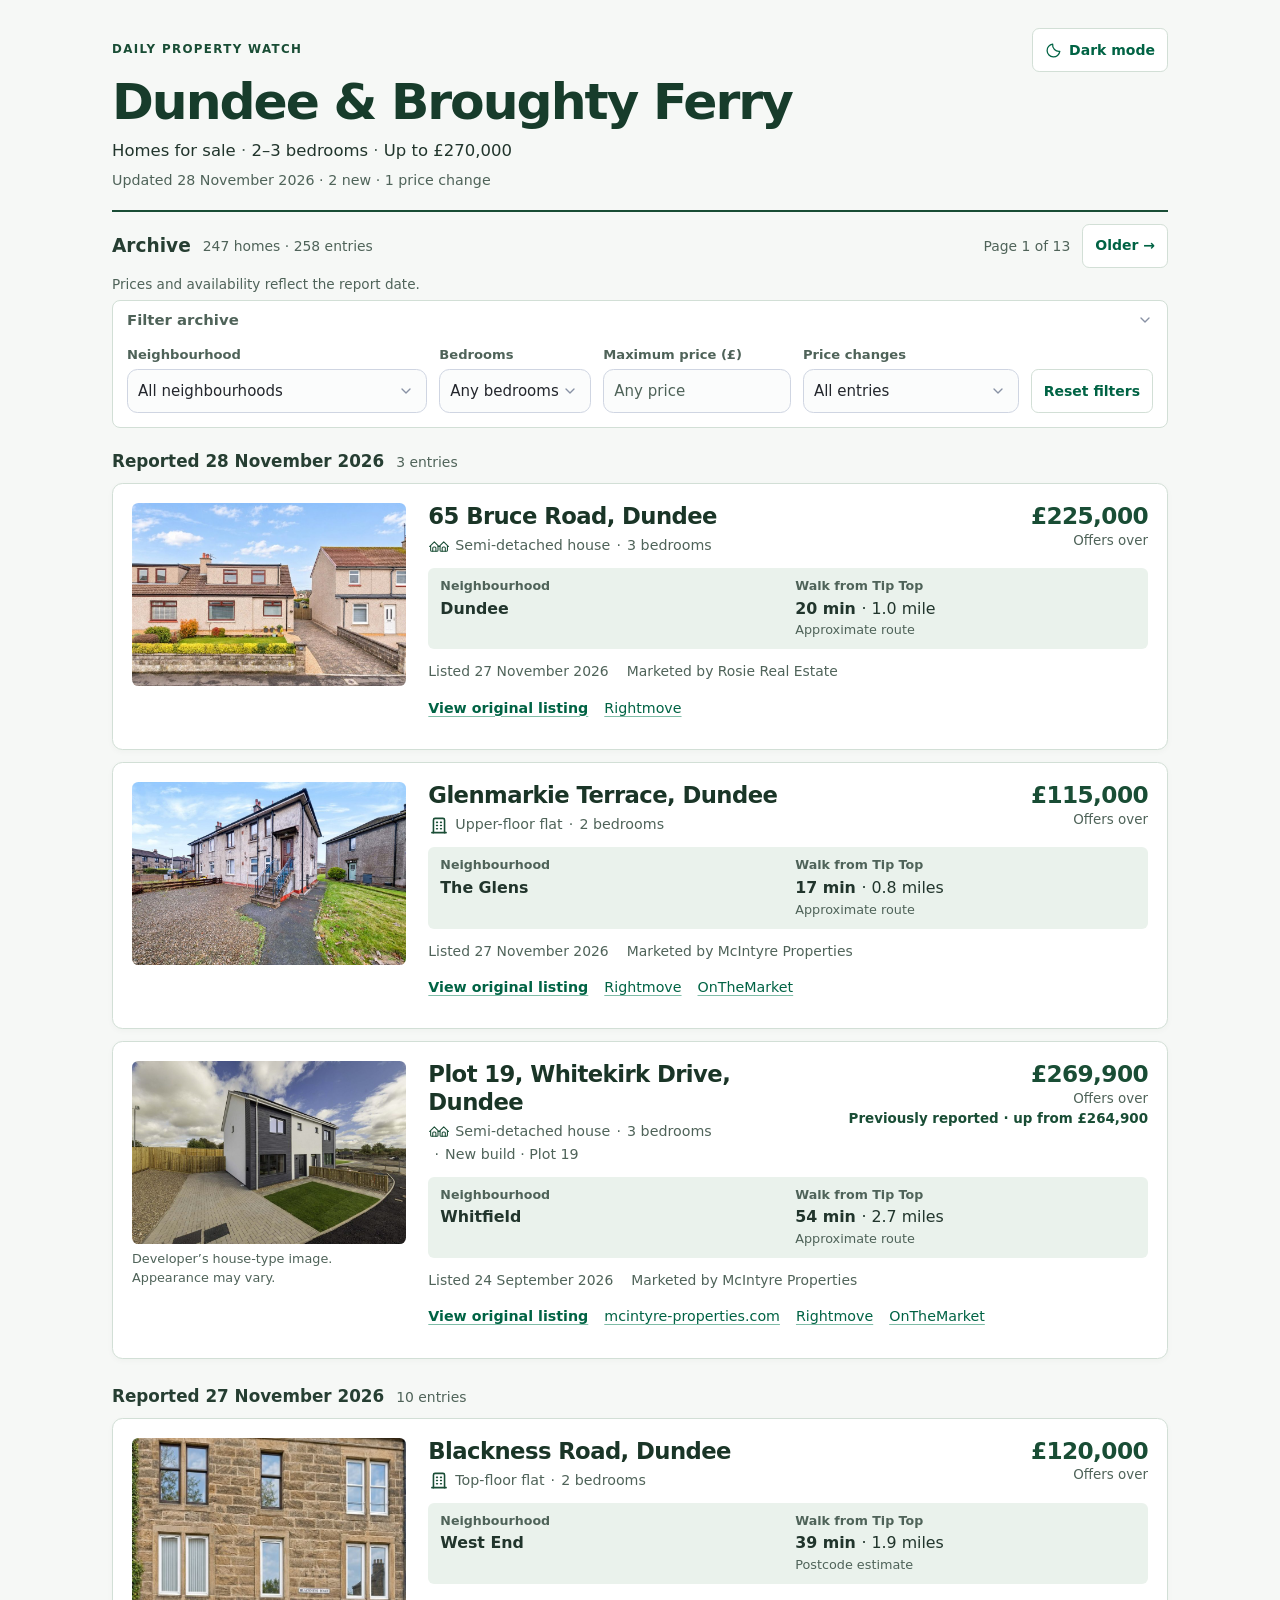
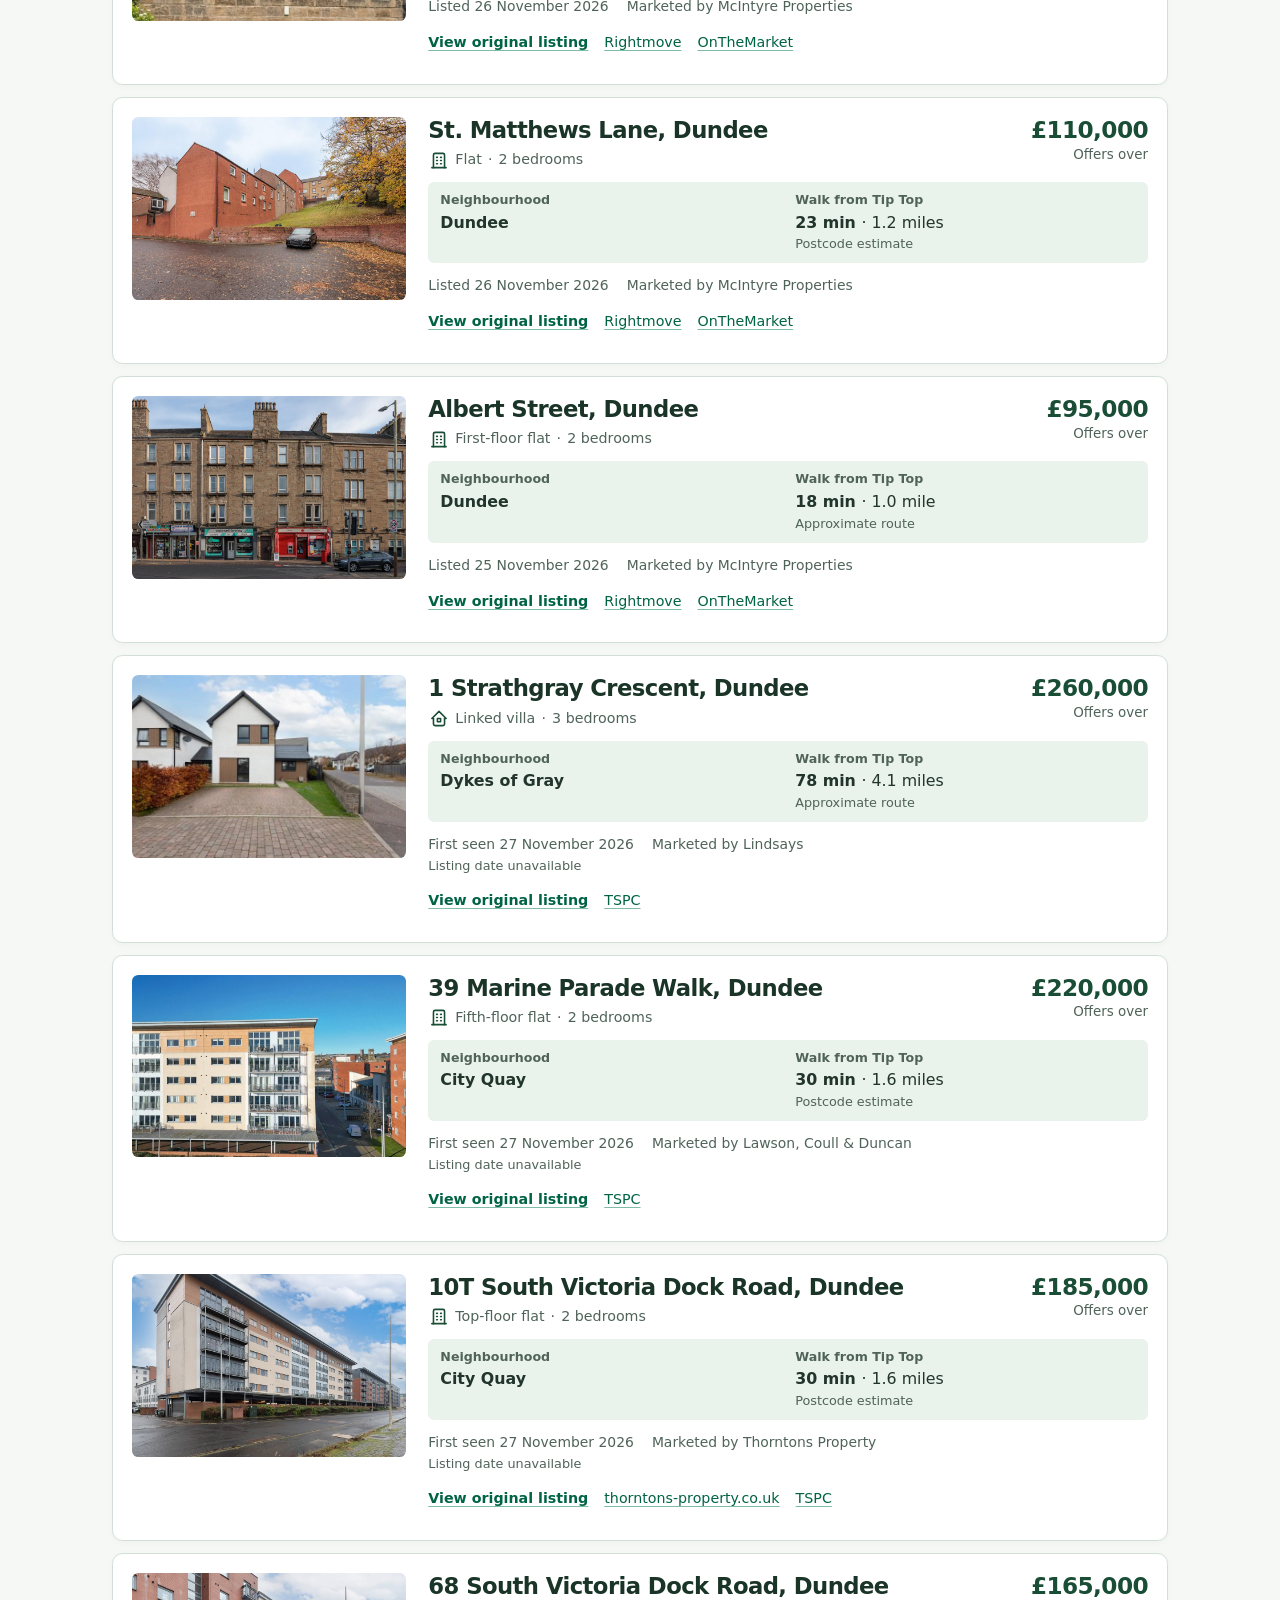
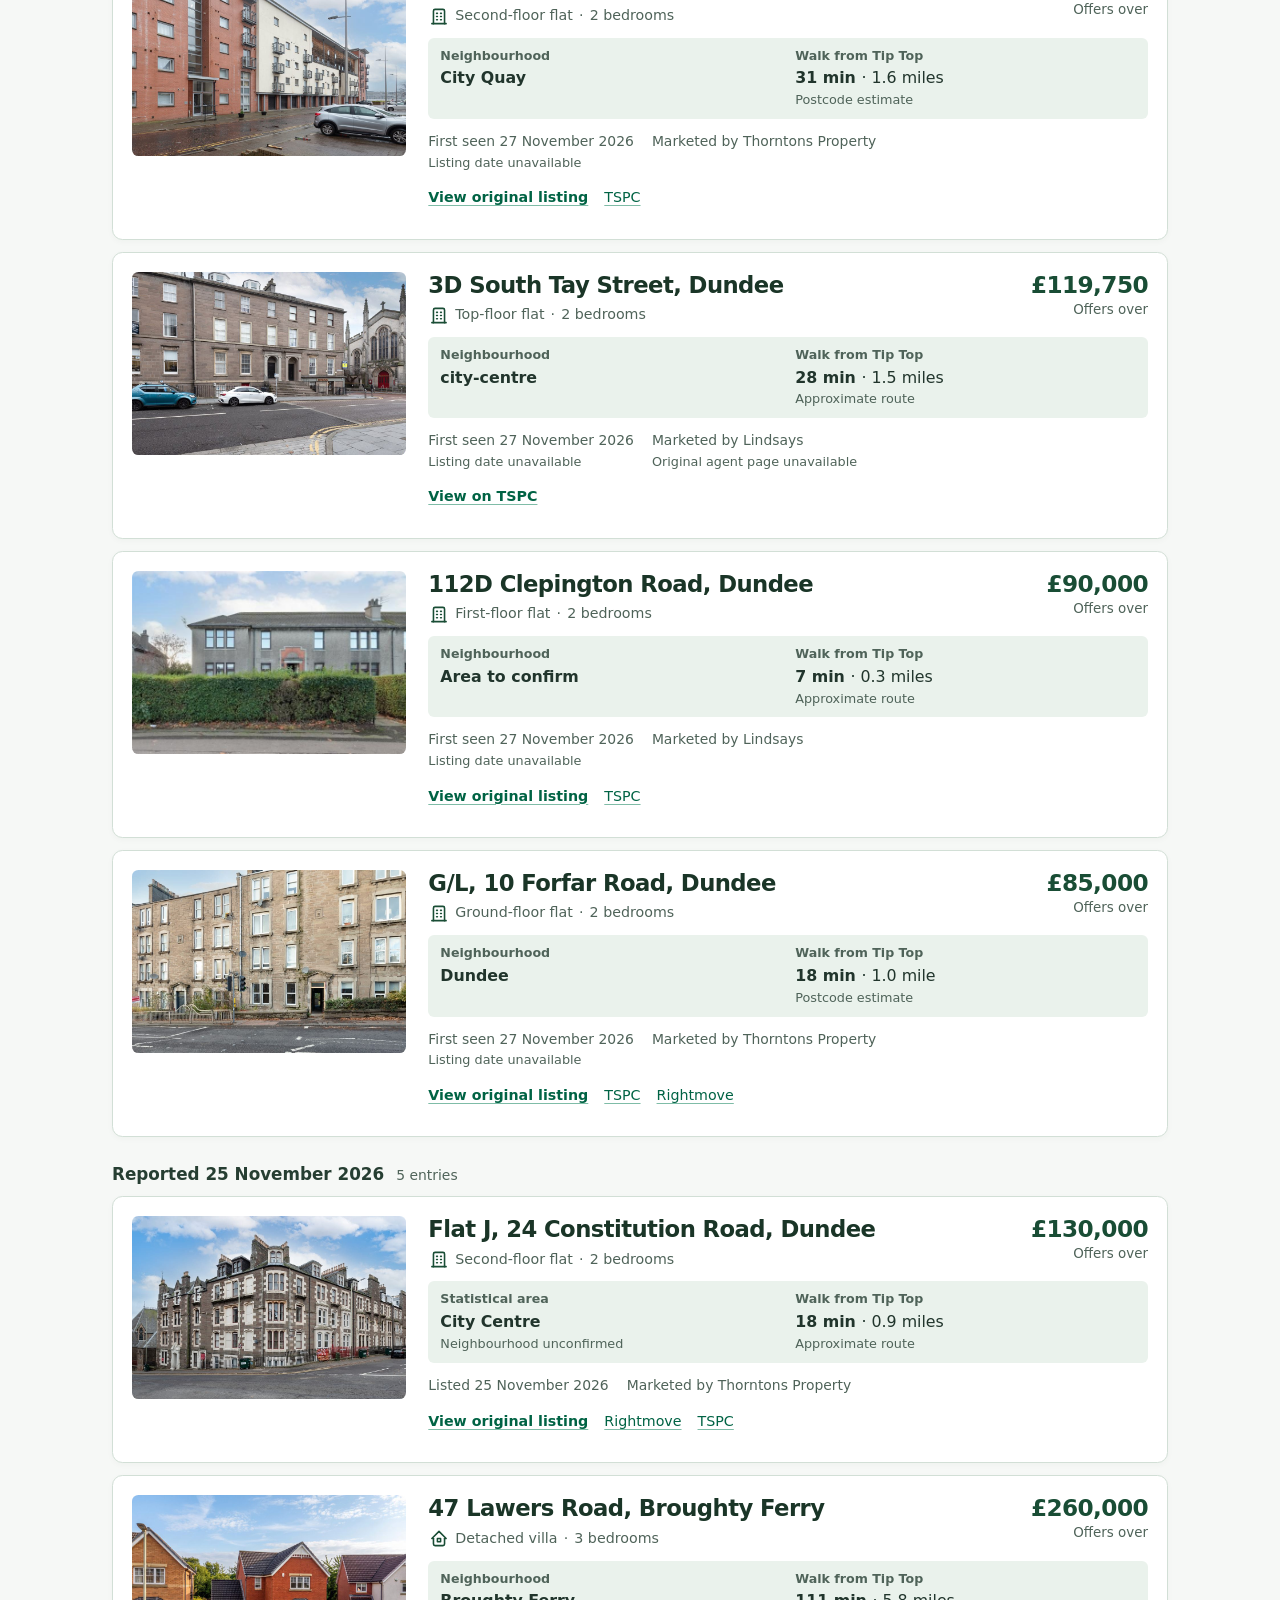
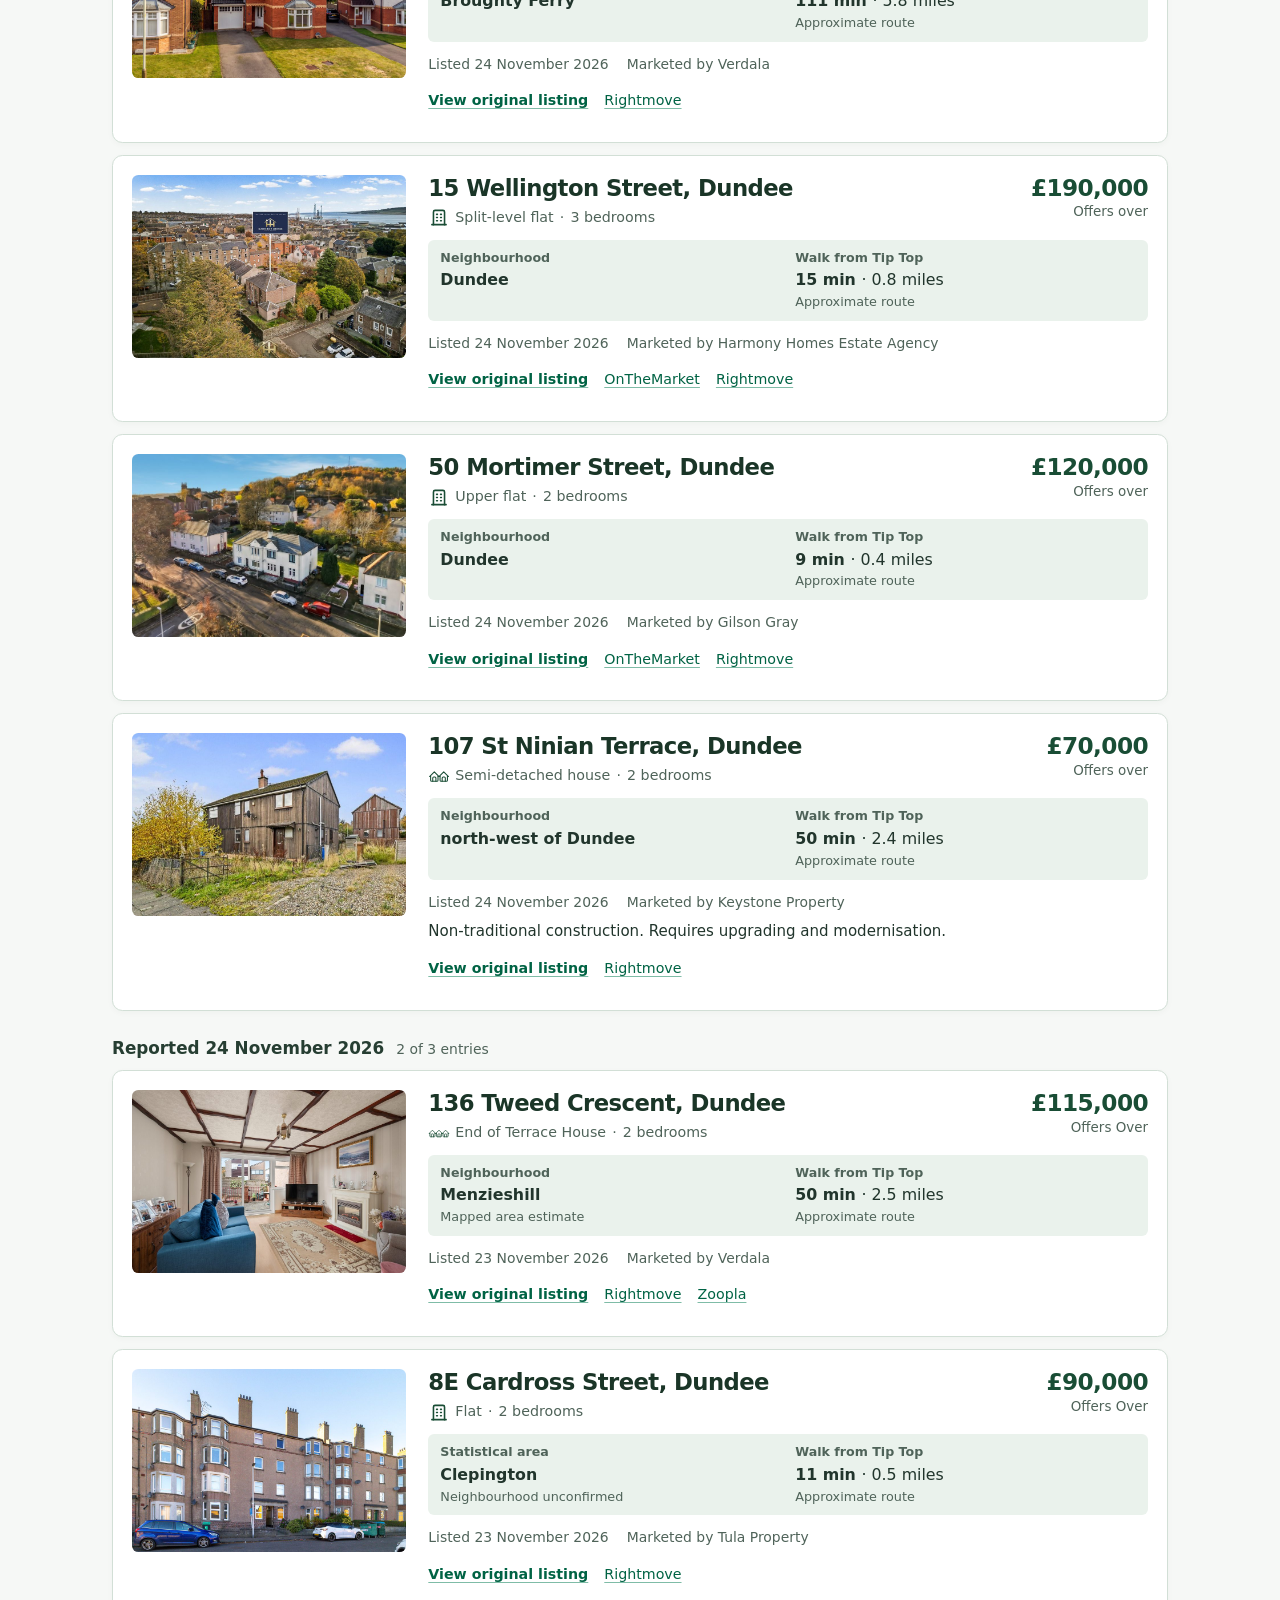
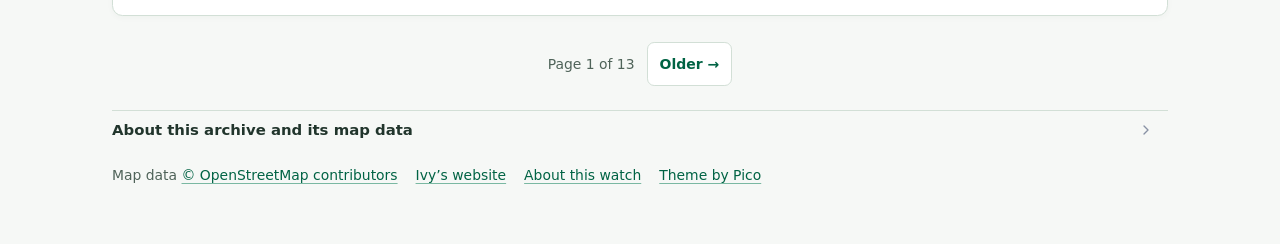
<file: index.html>
<!doctype html>
<html lang="en-GB" data-theme="light">
  <head>
    <meta charset="utf-8">
    <meta name="viewport" content="width=device-width, initial-scale=1">
    <meta name="robots" content="noindex,follow">
    <meta name="theme-color" content="#147d59">
    <meta name="description" content="A daily archive of homes for sale in Dundee and Broughty Ferry with 2–3 bedrooms and advertised prices up to £270,000.">
    <title>Dundee property watch</title>
    <link rel="icon" href="assets/favicon.svg" type="image/svg+xml">
    <script src="assets/theme.js?v=870e5515ad174629"></script>
    <link rel="stylesheet" href="assets/pico.jade.min.css?v=dc3885c4785f04e3">
    <link rel="stylesheet" href="assets/report.css?v=8f64a7f69e3fd281">
    <script defer src="assets/archive.js?v=9dd3be0c944e0953"></script>
  </head>
  <body>
    <a class="skip-link" href="#properties">Skip to properties</a>
    <main class="container">
      <header class="masthead">
        <div class="masthead-top">
          <p class="eyebrow">Daily property watch</p>
          <button id="theme-toggle" class="theme-toggle" type="button" aria-pressed="false" hidden>
            <svg viewBox="0 0 24 24" fill="none" stroke="currentColor" stroke-width="1.8" stroke-linecap="round" stroke-linejoin="round" aria-hidden="true">
              <path d="M20.9 13.2A9 9 0 0 1 10.8 3.1 9 9 0 1 0 20.9 13.2Z"/>
            </svg>
            <span>Dark mode</span>
          </button>
        </div>
        <h1>Dundee &amp; Broughty Ferry</h1>
        <p class="criteria">Homes for sale <span>·</span> 2–3 bedrooms <span>·</span> Up to £270,000</p>
        <p class="update">Updated <time datetime="2026-11-28">28 November 2026</time> <span>· 2 new · 1 price change</span></p>
      </header>
      <div class="archive-tools">
        <div class="archive-title">
          <h2>Archive</h2>
          <p>247 homes · 258 entries</p>
        </div>
        <nav class="pagination" aria-label="Property pages">
          <span>Page 1 of 13</span>
          <a href="page-2.html" rel="next">Older →</a>
        </nav>
        <p class="archive-note">Prices and availability reflect the report date.</p>
        <div id="archive-filters" class="archive-filters" data-page="1" data-pages="13" data-total="258" data-version="451695fd3c8bae94" hidden>
          <details class="filter-panel">
            <summary>Filter archive <span class="filter-active-count" hidden></span></summary>
            <form class="filter-fields" aria-label="Filter archive" aria-controls="properties">
              <label class="filter-field">
                <span class="filter-label">Neighbourhood</span>
                <select name="area">
                  <option value="">All neighbourhoods</option>
                  <option value="ardler">Ardler</option>
                  <option value="balgay">Balgay</option>
                  <option value="balgillo">Balgillo</option>
                  <option value="ballumbie">Ballumbie</option>
                  <option value="barnhill">Barnhill</option>
                  <option value="baxter park">Baxter Park</option>
                  <option value="broughty ferry">Broughty Ferry</option>
                  <option value="central broughty ferry">Central Broughty Ferry</option>
                  <option value="central ferry">Central Ferry</option>
                  <option value="charleston">Charleston</option>
                  <option value="city centre">City Centre</option>
                  <option value="city quay">City Quay</option>
                  <option value="city-centre">city-centre</option>
                  <option value="claypotts">Claypotts</option>
                  <option value="clepington">Clepington</option>
                  <option value="coldside">Coldside</option>
                  <option value="craigiebank">Craigiebank</option>
                  <option value="douglas">Douglas</option>
                  <option value="downfield">Downfield</option>
                  <option value="dryburgh">Dryburgh</option>
                  <option value="dundee">Dundee</option>
                  <option value="dykes of gray">Dykes of Gray</option>
                  <option value="eastport">Eastport</option>
                  <option value="fairmuir">Fairmuir</option>
                  <option value="fintry">Fintry</option>
                  <option value="hilltown">Hilltown</option>
                  <option value="hilltown / law">Hilltown / Law</option>
                  <option value="kirkton">Kirkton</option>
                  <option value="law">Law</option>
                  <option value="linlathen">Linlathen</option>
                  <option value="lochee">Lochee</option>
                  <option value="lochee east">Lochee East</option>
                  <option value="maryfield">Maryfield</option>
                  <option value="menzieshill">Menzieshill</option>
                  <option value="mid craigie">Mid Craigie</option>
                  <option value="north-west of dundee">north-west of Dundee</option>
                  <option value="panmurefield">Panmurefield</option>
                  <option value="pitkerro">Pitkerro</option>
                  <option value="riverside">Riverside</option>
                  <option value="st mary’s">St Mary’s</option>
                  <option value="stobswell">Stobswell</option>
                  <option value="strathmartine">Strathmartine</option>
                  <option value="the glens">The Glens</option>
                  <option value="west end">West End</option>
                  <option value="west ferry">West Ferry</option>
                  <option value="west ferry / broughty ferry">West Ferry / Broughty Ferry</option>
                  <option value="whitfield">Whitfield</option>
                  <option value="woodside">Woodside</option>
                  <option value="neighbourhood unconfirmed">Neighbourhood unconfirmed</option>
                </select>
              </label>
              <label class="filter-field">
                <span class="filter-label">Bedrooms</span>
                <select name="beds">
                  <option value="">Any bedrooms</option>
                  <option value="2">2 bedrooms</option>
                  <option value="3">3 bedrooms</option>
                </select>
              </label>
              <label class="filter-field">
                <span class="filter-label">Maximum price (£)</span>
                <input type="number" name="price" inputmode="numeric" min="0" step="1" placeholder="Any price">
              </label>
              <label class="filter-field">
                <span class="filter-label">Price changes</span>
                <select name="change">
                  <option value="">All entries</option>
                  <option value="changed">All price changes</option>
                  <option value="reduced">Price reductions</option>
                  <option value="increased">Price increases</option>
                </select>
              </label>
              <div class="filter-actions">
                <button class="filter-reset" type="reset">Reset filters</button>
              </div>
            </form>
          </details>
          <div class="filter-feedback">
            <p id="filter-status" class="filter-status" role="status" aria-atomic="true"></p>
            <button type="button" class="filter-retry" hidden>Retry</button>
          </div>
        </div>
      </div>
      <div id="properties" tabindex="-1">
        <section class="report-day" data-day="2026-11-28">
          <div class="day-heading">
            <h2>Reported <time datetime="2026-11-28">28 November 2026</time></h2>
            <span data-day-count>3 entries</span>
          </div>
          <div data-cards>
            <article class="property-card has-photo" data-area="dundee" data-beds="3" data-price="225000" data-change="">
              <div class="card-heading">
                <div class="identity">
                  <h3>65 Bruce Road, Dundee</h3>
                  <div class="property-summary">
                    <span class="property-type type-semi"><svg viewBox="0 0 28 24" fill="none" stroke="currentColor" stroke-width="2" stroke-linecap="round" stroke-linejoin="round" aria-hidden="true" focusable="false"><g transform="translate(0 4) scale(.67)"><path d="M5 12l-2 0l9 -9l9 9l-2 0" /><path d="M5 12v7a2 2 0 0 0 2 2h10a2 2 0 0 0 2 -2v-7" /><path d="M9 21v-6a2 2 0 0 1 2 -2h2a2 2 0 0 1 2 2v6" /></g><g transform="translate(12 4) scale(.67)"><path d="M5 12l-2 0l9 -9l9 9l-2 0" /><path d="M5 12v7a2 2 0 0 0 2 2h10a2 2 0 0 0 2 -2v-7" /><path d="M9 21v-6a2 2 0 0 1 2 -2h2a2 2 0 0 1 2 2v6" /></g></svg><span>Semi-detached house</span></span>
                    <span>3 bedrooms</span>
                  </div>
                </div>
                <div class="asking">
                  <span class="price">£225,000</span>
                  <span class="qualifier">Offers over</span>
                </div>
              </div>
              <dl class="property-location">
                <div class="area">
                  <dt>Neighbourhood</dt>
                  <dd>Dundee</dd>
                </div>
                <div class="walking">
                  <dt>Walk from Tip Top</dt>
                  <dd>20 min <span class="distance">· 1.0 mile</span><small>Approximate route</small></dd>
                </div>
              </dl>
              <figure class="photo">
                <a href="https://www.rosiefraserrealestate.com/property-details/35081561/-/dundee/bruce-road" aria-label="View listing for 65 Bruce Road, Dundee">
                  <img src="images/e8fd5f937ef42066bdc3b7c10b7a900dae5bf7cf6336a7a083e10a54d3d8357b.jpg" alt="65 Bruce Road, Dundee" loading="lazy" decoding="async" width="640" height="427"
                       onerror="this.closest('article').classList.remove('has-photo');this.closest('figure').remove()">
                </a>
              </figure>
              <div class="card-detail">
                <div class="listing-meta">
                  <p class="date">Listed <time datetime="2026-11-27">27 November 2026</time></p>
                  <p class="agent">Marketed by Rosie Real Estate</p>
                </div>
                <nav class="links" aria-label="Listings for 65 Bruce Road, Dundee">
                  <a class="original" href="https://www.rosiefraserrealestate.com/property-details/35081561/-/dundee/bruce-road" rel="noopener noreferrer">View original listing</a>
                  <a href="https://www.rightmove.co.uk/properties/95922891" rel="noopener noreferrer">Rightmove</a>
                </nav>
              </div>
            </article>
            <article class="property-card has-photo" data-area="the glens" data-beds="2" data-price="115000" data-change="">
              <div class="card-heading">
                <div class="identity">
                  <h3>Glenmarkie Terrace, Dundee</h3>
                  <div class="property-summary">
                    <span class="property-type type-flat"><svg viewBox="0 0 24 24" fill="none" stroke="currentColor" stroke-width="2" stroke-linecap="round" stroke-linejoin="round" aria-hidden="true" focusable="false"><path d="M3 21l18 0" /><path d="M9 8l1 0" /><path d="M9 12l1 0" /><path d="M9 16l1 0" /><path d="M14 8l1 0" /><path d="M14 12l1 0" /><path d="M14 16l1 0" /><path d="M5 21v-16a2 2 0 0 1 2 -2h10a2 2 0 0 1 2 2v16" /></svg><span>Upper-floor flat</span></span>
                    <span>2 bedrooms</span>
                  </div>
                </div>
                <div class="asking">
                  <span class="price">£115,000</span>
                  <span class="qualifier">Offers over</span>
                </div>
              </div>
              <dl class="property-location">
                <div class="area">
                  <dt>Neighbourhood</dt>
                  <dd>The Glens</dd>
                </div>
                <div class="walking">
                  <dt>Walk from Tip Top</dt>
                  <dd>17 min <span class="distance">· 0.8 miles</span><small>Approximate route</small></dd>
                </div>
              </dl>
              <figure class="photo">
                <a href="https://www.mcintyre-properties.com/properties-for-sale/property/481-glenmarkie-terrace-dundee" aria-label="View listing for Glenmarkie Terrace, Dundee">
                  <img src="images/b165ccb4d360b003ebae3d26d972cc9c86cceabfb0247dc3e8ee9a6a5777fa7b.jpg" alt="Glenmarkie Terrace, Dundee" loading="lazy" decoding="async" width="640" height="427"
                       onerror="this.closest('article').classList.remove('has-photo');this.closest('figure').remove()">
                </a>
              </figure>
              <div class="card-detail">
                <div class="listing-meta">
                  <p class="date">Listed <time datetime="2026-11-27">27 November 2026</time></p>
                  <p class="agent">Marketed by McIntyre Properties</p>
                </div>
                <nav class="links" aria-label="Listings for Glenmarkie Terrace, Dundee">
                  <a class="original" href="https://www.mcintyre-properties.com/properties-for-sale/property/481-glenmarkie-terrace-dundee" rel="noopener noreferrer">View original listing</a>
                  <a href="https://www.rightmove.co.uk/properties/95933172" rel="noopener noreferrer">Rightmove</a>
                  <a href="https://www.onthemarket.com/details/20834006" rel="noopener noreferrer">OnTheMarket</a>
                </nav>
              </div>
            </article>
            <article class="property-card has-photo" data-area="whitfield" data-beds="3" data-price="269900" data-change="increased">
              <div class="card-heading">
                <div class="identity">
                  <h3>Plot 19, Whitekirk Drive, Dundee</h3>
                  <div class="property-summary">
                    <span class="property-type type-semi"><svg viewBox="0 0 28 24" fill="none" stroke="currentColor" stroke-width="2" stroke-linecap="round" stroke-linejoin="round" aria-hidden="true" focusable="false"><g transform="translate(0 4) scale(.67)"><path d="M5 12l-2 0l9 -9l9 9l-2 0" /><path d="M5 12v7a2 2 0 0 0 2 2h10a2 2 0 0 0 2 -2v-7" /><path d="M9 21v-6a2 2 0 0 1 2 -2h2a2 2 0 0 1 2 2v6" /></g><g transform="translate(12 4) scale(.67)"><path d="M5 12l-2 0l9 -9l9 9l-2 0" /><path d="M5 12v7a2 2 0 0 0 2 2h10a2 2 0 0 0 2 -2v-7" /><path d="M9 21v-6a2 2 0 0 1 2 -2h2a2 2 0 0 1 2 2v6" /></g></svg><span>Semi-detached house</span></span>
                    <span>3 bedrooms</span>
                    <span>New build · Plot 19</span>
                  </div>
                </div>
                <div class="asking">
                  <span class="price">£269,900</span>
                  <span class="qualifier">Offers over</span>
                  <span class="price-change">Previously reported · up from £264,900</span>
                </div>
              </div>
              <dl class="property-location">
                <div class="area">
                  <dt>Neighbourhood</dt>
                  <dd>Whitfield</dd>
                </div>
                <div class="walking">
                  <dt>Walk from Tip Top</dt>
                  <dd>54 min <span class="distance">· 2.7 miles</span><small>Approximate route</small></dd>
                </div>
              </dl>
              <figure class="photo">
                <a href="https://www.mcintyre-properties.com/properties-for-sale/property/447-whitekirk-drive-dundee" aria-label="View listing for Plot 19, Whitekirk Drive, Dundee">
                  <img src="images/57215ce2364f7613abb61e0e257b4efd77821ebf4b1447d934d592c8c9a3dddc.jpg" alt="Plot 19, Whitekirk Drive, Dundee" loading="lazy" decoding="async" width="640" height="427"
                       onerror="this.closest('article').classList.remove('has-photo');this.closest('figure').remove()">
                </a>
              <figcaption>Developer’s house-type image. Appearance may vary.</figcaption>
              </figure>
              <div class="card-detail">
                <div class="listing-meta">
                  <p class="date">Listed <time datetime="2026-09-24">24 September 2026</time></p>
                  <p class="agent">Marketed by McIntyre Properties</p>
                </div>
                <nav class="links" aria-label="Listings for Plot 19, Whitekirk Drive, Dundee">
                  <a class="original" href="https://www.mcintyre-properties.com/properties-for-sale/property/447-whitekirk-drive-dundee" rel="noopener noreferrer">View original listing</a>
                  <a href="https://www.mcintyre-properties.com/properties-for-sale/property/447-tranent-grove-dundee" rel="noopener noreferrer">mcintyre-properties.com</a>
                  <a href="https://www.rightmove.co.uk/properties/93511014" rel="noopener noreferrer">Rightmove</a>
                  <a href="https://www.onthemarket.com/details/20402301/" rel="noopener noreferrer">OnTheMarket</a>
                </nav>
              </div>
            </article>
          </div>
        </section>
        <section class="report-day" data-day="2026-11-27">
          <div class="day-heading">
            <h2>Reported <time datetime="2026-11-27">27 November 2026</time></h2>
            <span data-day-count>10 entries</span>
          </div>
          <div data-cards>
            <article class="property-card has-photo" data-area="west end" data-beds="2" data-price="120000" data-change="">
              <div class="card-heading">
                <div class="identity">
                  <h3>Blackness Road, Dundee</h3>
                  <div class="property-summary">
                    <span class="property-type type-flat"><svg viewBox="0 0 24 24" fill="none" stroke="currentColor" stroke-width="2" stroke-linecap="round" stroke-linejoin="round" aria-hidden="true" focusable="false"><path d="M3 21l18 0" /><path d="M9 8l1 0" /><path d="M9 12l1 0" /><path d="M9 16l1 0" /><path d="M14 8l1 0" /><path d="M14 12l1 0" /><path d="M14 16l1 0" /><path d="M5 21v-16a2 2 0 0 1 2 -2h10a2 2 0 0 1 2 2v16" /></svg><span>Top-floor flat</span></span>
                    <span>2 bedrooms</span>
                  </div>
                </div>
                <div class="asking">
                  <span class="price">£120,000</span>
                  <span class="qualifier">Offers over</span>
                </div>
              </div>
              <dl class="property-location">
                <div class="area">
                  <dt>Neighbourhood</dt>
                  <dd>West End</dd>
                </div>
                <div class="walking">
                  <dt>Walk from Tip Top</dt>
                  <dd>39 min <span class="distance">· 1.9 miles</span><small>Postcode estimate</small></dd>
                </div>
              </dl>
              <figure class="photo">
                <a href="https://www.mcintyre-properties.com/properties-for-sale/property/478-blackness-road-dundee" aria-label="View listing for Blackness Road, Dundee">
                  <img src="images/ed3bcb0b5a76b4eaead2ed3173f369b87d6234e034b54dafad9c04e0bb573582.jpg" alt="Blackness Road, Dundee" loading="lazy" decoding="async" width="640" height="427"
                       onerror="this.closest('article').classList.remove('has-photo');this.closest('figure').remove()">
                </a>
              </figure>
              <div class="card-detail">
                <div class="listing-meta">
                  <p class="date">Listed <time datetime="2026-11-26">26 November 2026</time></p>
                  <p class="agent">Marketed by McIntyre Properties</p>
                </div>
                <nav class="links" aria-label="Listings for Blackness Road, Dundee">
                  <a class="original" href="https://www.mcintyre-properties.com/properties-for-sale/property/478-blackness-road-dundee" rel="noopener noreferrer">View original listing</a>
                  <a href="https://www.rightmove.co.uk/properties/95897637" rel="noopener noreferrer">Rightmove</a>
                  <a href="https://www.onthemarket.com/details/20827662/" rel="noopener noreferrer">OnTheMarket</a>
                </nav>
              </div>
            </article>
            <article class="property-card has-photo" data-area="dundee" data-beds="2" data-price="110000" data-change="">
              <div class="card-heading">
                <div class="identity">
                  <h3>St. Matthews Lane, Dundee</h3>
                  <div class="property-summary">
                    <span class="property-type type-flat"><svg viewBox="0 0 24 24" fill="none" stroke="currentColor" stroke-width="2" stroke-linecap="round" stroke-linejoin="round" aria-hidden="true" focusable="false"><path d="M3 21l18 0" /><path d="M9 8l1 0" /><path d="M9 12l1 0" /><path d="M9 16l1 0" /><path d="M14 8l1 0" /><path d="M14 12l1 0" /><path d="M14 16l1 0" /><path d="M5 21v-16a2 2 0 0 1 2 -2h10a2 2 0 0 1 2 2v16" /></svg><span>Flat</span></span>
                    <span>2 bedrooms</span>
                  </div>
                </div>
                <div class="asking">
                  <span class="price">£110,000</span>
                  <span class="qualifier">Offers over</span>
                </div>
              </div>
              <dl class="property-location">
                <div class="area">
                  <dt>Neighbourhood</dt>
                  <dd>Dundee</dd>
                </div>
                <div class="walking">
                  <dt>Walk from Tip Top</dt>
                  <dd>23 min <span class="distance">· 1.2 miles</span><small>Postcode estimate</small></dd>
                </div>
              </dl>
              <figure class="photo">
                <a href="https://www.mcintyre-properties.com/properties-for-sale/property/477-st-matthews-lane-dundee" aria-label="View listing for St. Matthews Lane, Dundee">
                  <img src="images/3b67490bc1eca74038ab7b9884f566cb2983ce5a061489f2f011b5579fb5eec9.jpg" alt="St. Matthews Lane, Dundee" loading="lazy" decoding="async" width="640" height="427"
                       onerror="this.closest('article').classList.remove('has-photo');this.closest('figure').remove()">
                </a>
              </figure>
              <div class="card-detail">
                <div class="listing-meta">
                  <p class="date">Listed <time datetime="2026-11-26">26 November 2026</time></p>
                  <p class="agent">Marketed by McIntyre Properties</p>
                </div>
                <nav class="links" aria-label="Listings for St. Matthews Lane, Dundee">
                  <a class="original" href="https://www.mcintyre-properties.com/properties-for-sale/property/477-st-matthews-lane-dundee" rel="noopener noreferrer">View original listing</a>
                  <a href="https://www.rightmove.co.uk/properties/95877348" rel="noopener noreferrer">Rightmove</a>
                  <a href="https://www.onthemarket.com/details/20823765/" rel="noopener noreferrer">OnTheMarket</a>
                </nav>
              </div>
            </article>
            <article class="property-card has-photo" data-area="dundee" data-beds="2" data-price="95000" data-change="">
              <div class="card-heading">
                <div class="identity">
                  <h3>Albert Street, Dundee</h3>
                  <div class="property-summary">
                    <span class="property-type type-flat"><svg viewBox="0 0 24 24" fill="none" stroke="currentColor" stroke-width="2" stroke-linecap="round" stroke-linejoin="round" aria-hidden="true" focusable="false"><path d="M3 21l18 0" /><path d="M9 8l1 0" /><path d="M9 12l1 0" /><path d="M9 16l1 0" /><path d="M14 8l1 0" /><path d="M14 12l1 0" /><path d="M14 16l1 0" /><path d="M5 21v-16a2 2 0 0 1 2 -2h10a2 2 0 0 1 2 2v16" /></svg><span>First-floor flat</span></span>
                    <span>2 bedrooms</span>
                  </div>
                </div>
                <div class="asking">
                  <span class="price">£95,000</span>
                  <span class="qualifier">Offers over</span>
                </div>
              </div>
              <dl class="property-location">
                <div class="area">
                  <dt>Neighbourhood</dt>
                  <dd>Dundee</dd>
                </div>
                <div class="walking">
                  <dt>Walk from Tip Top</dt>
                  <dd>18 min <span class="distance">· 1.0 mile</span><small>Approximate route</small></dd>
                </div>
              </dl>
              <figure class="photo">
                <a href="https://www.mcintyre-properties.com/properties-for-sale/property/475-albert-street-dundee" aria-label="View listing for Albert Street, Dundee">
                  <img src="images/517d9e91ff742b3e4c8b52696f35100a14c60eafb69fcb85e9f4e2c6e5d1f936.jpg" alt="Albert Street, Dundee" loading="lazy" decoding="async" width="640" height="427"
                       onerror="this.closest('article').classList.remove('has-photo');this.closest('figure').remove()">
                </a>
              </figure>
              <div class="card-detail">
                <div class="listing-meta">
                  <p class="date">Listed <time datetime="2026-11-25">25 November 2026</time></p>
                  <p class="agent">Marketed by McIntyre Properties</p>
                </div>
                <nav class="links" aria-label="Listings for Albert Street, Dundee">
                  <a class="original" href="https://www.mcintyre-properties.com/properties-for-sale/property/475-albert-street-dundee" rel="noopener noreferrer">View original listing</a>
                  <a href="https://www.rightmove.co.uk/properties/95836167" rel="noopener noreferrer">Rightmove</a>
                  <a href="https://www.onthemarket.com/details/20816389/" rel="noopener noreferrer">OnTheMarket</a>
                </nav>
              </div>
            </article>
            <article class="property-card has-photo" data-area="dykes of gray" data-beds="3" data-price="260000" data-change="">
              <div class="card-heading">
                <div class="identity">
                  <h3>1 Strathgray Crescent, Dundee</h3>
                  <div class="property-summary">
                    <span class="property-type type-house"><svg viewBox="0 0 24 24" fill="none" stroke="currentColor" stroke-width="2" stroke-linecap="round" stroke-linejoin="round" aria-hidden="true" focusable="false"><path d="M5 12l-2 0l9 -9l9 9l-2 0" /><path d="M5 12v7a2 2 0 0 0 2 2h10a2 2 0 0 0 2 -2v-7" /><path d="M10 12h4v4h-4l0 -4" /></svg><span>Linked villa</span></span>
                    <span>3 bedrooms</span>
                  </div>
                </div>
                <div class="asking">
                  <span class="price">£260,000</span>
                  <span class="qualifier">Offers over</span>
                </div>
              </div>
              <dl class="property-location">
                <div class="area">
                  <dt>Neighbourhood</dt>
                  <dd>Dykes of Gray</dd>
                </div>
                <div class="walking">
                  <dt>Walk from Tip Top</dt>
                  <dd>78 min <span class="distance">· 4.1 miles</span><small>Approximate route</small></dd>
                </div>
              </dl>
              <figure class="photo">
                <a href="https://property.lindsays.co.uk/for-sale/1-strathgray-crescent-dundee-angus-dd2-5gs" aria-label="View listing for 1 Strathgray Crescent, Dundee">
                  <img src="images/69dbbd289e201cac95a94451ce838a493c955ceddb2304b0068751f4a144680c.jpg" alt="1 Strathgray Crescent, Dundee" loading="lazy" decoding="async" width="640" height="427"
                       onerror="this.closest('article').classList.remove('has-photo');this.closest('figure').remove()">
                </a>
              </figure>
              <div class="card-detail">
                <div class="listing-meta">
                  <p class="date">First seen <time datetime="2026-11-27">27 November 2026</time><span class="date-note">Listing date unavailable</span></p>
                  <p class="agent">Marketed by Lindsays</p>
                </div>
                <nav class="links" aria-label="Listings for 1 Strathgray Crescent, Dundee">
                  <a class="original" href="https://property.lindsays.co.uk/for-sale/1-strathgray-crescent-dundee-angus-dd2-5gs" rel="noopener noreferrer">View original listing</a>
                  <a href="https://tspc.co.uk/property/3-Bed-Linked-Villa-For-Sale-1-Strathgray-Crescent-Dundee-DD2-5GS/" rel="noopener noreferrer">TSPC</a>
                </nav>
              </div>
            </article>
            <article class="property-card has-photo" data-area="city quay" data-beds="2" data-price="220000" data-change="">
              <div class="card-heading">
                <div class="identity">
                  <h3>39 Marine Parade Walk, Dundee</h3>
                  <div class="property-summary">
                    <span class="property-type type-flat"><svg viewBox="0 0 24 24" fill="none" stroke="currentColor" stroke-width="2" stroke-linecap="round" stroke-linejoin="round" aria-hidden="true" focusable="false"><path d="M3 21l18 0" /><path d="M9 8l1 0" /><path d="M9 12l1 0" /><path d="M9 16l1 0" /><path d="M14 8l1 0" /><path d="M14 12l1 0" /><path d="M14 16l1 0" /><path d="M5 21v-16a2 2 0 0 1 2 -2h10a2 2 0 0 1 2 2v16" /></svg><span>Fifth-floor flat</span></span>
                    <span>2 bedrooms</span>
                  </div>
                </div>
                <div class="asking">
                  <span class="price">£220,000</span>
                  <span class="qualifier">Offers over</span>
                </div>
              </div>
              <dl class="property-location">
                <div class="area">
                  <dt>Neighbourhood</dt>
                  <dd>City Quay</dd>
                </div>
                <div class="walking">
                  <dt>Walk from Tip Top</dt>
                  <dd>30 min <span class="distance">· 1.6 miles</span><small>Postcode estimate</small></dd>
                </div>
              </dl>
              <figure class="photo">
                <a href="https://www.lawsoncoullduncan.co.uk/39-marine-parade-walk-dundee-dd13au" aria-label="View listing for 39 Marine Parade Walk, Dundee">
                  <img src="images/214d0cc279dcbfee7e7746a53a573cf6a455d8e8b130184f1c5a30921361d0f0.jpg" alt="39 Marine Parade Walk, Dundee" loading="lazy" decoding="async" width="640" height="427"
                       onerror="this.closest('article').classList.remove('has-photo');this.closest('figure').remove()">
                </a>
              </figure>
              <div class="card-detail">
                <div class="listing-meta">
                  <p class="date">First seen <time datetime="2026-11-27">27 November 2026</time><span class="date-note">Listing date unavailable</span></p>
                  <p class="agent">Marketed by Lawson, Coull &amp; Duncan</p>
                </div>
                <nav class="links" aria-label="Listings for 39 Marine Parade Walk, Dundee">
                  <a class="original" href="https://www.lawsoncoullduncan.co.uk/39-marine-parade-walk-dundee-dd13au" rel="noopener noreferrer">View original listing</a>
                  <a href="https://tspc.co.uk/property/2-Bed-Fifth-Floor-Flat-For-Sale-39-Marine-Parade-Walk-Dundee-DD1-3AU/" rel="noopener noreferrer">TSPC</a>
                </nav>
              </div>
            </article>
            <article class="property-card has-photo" data-area="city quay" data-beds="2" data-price="185000" data-change="">
              <div class="card-heading">
                <div class="identity">
                  <h3>10T South Victoria Dock Road, Dundee</h3>
                  <div class="property-summary">
                    <span class="property-type type-flat"><svg viewBox="0 0 24 24" fill="none" stroke="currentColor" stroke-width="2" stroke-linecap="round" stroke-linejoin="round" aria-hidden="true" focusable="false"><path d="M3 21l18 0" /><path d="M9 8l1 0" /><path d="M9 12l1 0" /><path d="M9 16l1 0" /><path d="M14 8l1 0" /><path d="M14 12l1 0" /><path d="M14 16l1 0" /><path d="M5 21v-16a2 2 0 0 1 2 -2h10a2 2 0 0 1 2 2v16" /></svg><span>Top-floor flat</span></span>
                    <span>2 bedrooms</span>
                  </div>
                </div>
                <div class="asking">
                  <span class="price">£185,000</span>
                  <span class="qualifier">Offers over</span>
                </div>
              </div>
              <dl class="property-location">
                <div class="area">
                  <dt>Neighbourhood</dt>
                  <dd>City Quay</dd>
                </div>
                <div class="walking">
                  <dt>Walk from Tip Top</dt>
                  <dd>30 min <span class="distance">· 1.6 miles</span><small>Postcode estimate</small></dd>
                </div>
              </dl>
              <figure class="photo">
                <a href="https://thorntons-property.co.uk/Dundee/DD1/10T-South-Victoria-Dock-Road-2-bedroom-Flat/" aria-label="View listing for 10T South Victoria Dock Road, Dundee">
                  <img src="images/c3a5df71026e6880021723a56493441bf14fe8c87489e705f7022e9803e56fa5.jpg" alt="10T South Victoria Dock Road, Dundee" loading="lazy" decoding="async" width="640" height="427"
                       onerror="this.closest('article').classList.remove('has-photo');this.closest('figure').remove()">
                </a>
              </figure>
              <div class="card-detail">
                <div class="listing-meta">
                  <p class="date">First seen <time datetime="2026-11-27">27 November 2026</time><span class="date-note">Listing date unavailable</span></p>
                  <p class="agent">Marketed by Thorntons Property</p>
                </div>
                <nav class="links" aria-label="Listings for 10T South Victoria Dock Road, Dundee">
                  <a class="original" href="https://thorntons-property.co.uk/Dundee/DD1/10T-South-Victoria-Dock-Road-2-bedroom-Flat/" rel="noopener noreferrer">View original listing</a>
                  <a href="https://thorntons-property.co.uk/Dundee/DD1/10t-South-Victoria-Dock-Road-2-bedroom-Flat" rel="noopener noreferrer">thorntons-property.co.uk</a>
                  <a href="https://tspc.co.uk/property/2-Bed-Top-Floor-Flat-For-Sale-10T-South-Victoria-Dock-Road-Dundee-DD1-3AL/" rel="noopener noreferrer">TSPC</a>
                </nav>
              </div>
            </article>
            <article class="property-card has-photo" data-area="city quay" data-beds="2" data-price="165000" data-change="">
              <div class="card-heading">
                <div class="identity">
                  <h3>68 South Victoria Dock Road, Dundee</h3>
                  <div class="property-summary">
                    <span class="property-type type-flat"><svg viewBox="0 0 24 24" fill="none" stroke="currentColor" stroke-width="2" stroke-linecap="round" stroke-linejoin="round" aria-hidden="true" focusable="false"><path d="M3 21l18 0" /><path d="M9 8l1 0" /><path d="M9 12l1 0" /><path d="M9 16l1 0" /><path d="M14 8l1 0" /><path d="M14 12l1 0" /><path d="M14 16l1 0" /><path d="M5 21v-16a2 2 0 0 1 2 -2h10a2 2 0 0 1 2 2v16" /></svg><span>Second-floor flat</span></span>
                    <span>2 bedrooms</span>
                  </div>
                </div>
                <div class="asking">
                  <span class="price">£165,000</span>
                  <span class="qualifier">Offers over</span>
                </div>
              </div>
              <dl class="property-location">
                <div class="area">
                  <dt>Neighbourhood</dt>
                  <dd>City Quay</dd>
                </div>
                <div class="walking">
                  <dt>Walk from Tip Top</dt>
                  <dd>31 min <span class="distance">· 1.6 miles</span><small>Postcode estimate</small></dd>
                </div>
              </dl>
              <figure class="photo">
                <a href="https://thorntons-property.co.uk/Dundee/DD1/68-South-Victoria-Dock-Road-2-bedroom-Flat/" aria-label="View listing for 68 South Victoria Dock Road, Dundee">
                  <img src="images/a59986b0d64b2e989fb142caf3eca5f599b6aac30799e1fc13b6b373c2bfa47d.jpg" alt="68 South Victoria Dock Road, Dundee" loading="lazy" decoding="async" width="640" height="427"
                       onerror="this.closest('article').classList.remove('has-photo');this.closest('figure').remove()">
                </a>
              </figure>
              <div class="card-detail">
                <div class="listing-meta">
                  <p class="date">First seen <time datetime="2026-11-27">27 November 2026</time><span class="date-note">Listing date unavailable</span></p>
                  <p class="agent">Marketed by Thorntons Property</p>
                </div>
                <nav class="links" aria-label="Listings for 68 South Victoria Dock Road, Dundee">
                  <a class="original" href="https://thorntons-property.co.uk/Dundee/DD1/68-South-Victoria-Dock-Road-2-bedroom-Flat/" rel="noopener noreferrer">View original listing</a>
                  <a href="https://tspc.co.uk/property/2-Bed-Second-Floor-Flat-For-Sale-68-South-Victoria-Dock-Road-Dundee-DD1-3BQ/" rel="noopener noreferrer">TSPC</a>
                </nav>
              </div>
            </article>
            <article class="property-card has-photo" data-area="city-centre" data-beds="2" data-price="119750" data-change="">
              <div class="card-heading">
                <div class="identity">
                  <h3>3D South Tay Street, Dundee</h3>
                  <div class="property-summary">
                    <span class="property-type type-flat"><svg viewBox="0 0 24 24" fill="none" stroke="currentColor" stroke-width="2" stroke-linecap="round" stroke-linejoin="round" aria-hidden="true" focusable="false"><path d="M3 21l18 0" /><path d="M9 8l1 0" /><path d="M9 12l1 0" /><path d="M9 16l1 0" /><path d="M14 8l1 0" /><path d="M14 12l1 0" /><path d="M14 16l1 0" /><path d="M5 21v-16a2 2 0 0 1 2 -2h10a2 2 0 0 1 2 2v16" /></svg><span>Top-floor flat</span></span>
                    <span>2 bedrooms</span>
                  </div>
                </div>
                <div class="asking">
                  <span class="price">£119,750</span>
                  <span class="qualifier">Offers over</span>
                </div>
              </div>
              <dl class="property-location">
                <div class="area">
                  <dt>Neighbourhood</dt>
                  <dd>city-centre</dd>
                </div>
                <div class="walking">
                  <dt>Walk from Tip Top</dt>
                  <dd>28 min <span class="distance">· 1.5 miles</span><small>Approximate route</small></dd>
                </div>
              </dl>
              <figure class="photo">
                <a href="https://tspc.co.uk/property/2-Bed-Top-Floor-Flat-For-Sale-3D-South-Tay-Street-Dundee-DD1-1NU/" aria-label="View listing for 3D South Tay Street, Dundee">
                  <img src="images/44ed5b1d67005fe434d2904290d6e3efaa4f8275cb18dc6f9e2bafd4ddf32989.jpg" alt="3D South Tay Street, Dundee" loading="lazy" decoding="async" width="640" height="427"
                       onerror="this.closest('article').classList.remove('has-photo');this.closest('figure').remove()">
                </a>
              </figure>
              <div class="card-detail">
                <div class="listing-meta">
                  <p class="date">First seen <time datetime="2026-11-27">27 November 2026</time><span class="date-note">Listing date unavailable</span></p>
                  <p class="agent">Marketed by Lindsays<span class="date-note">Original agent page unavailable</span></p>
                </div>
                <nav class="links" aria-label="Listings for 3D South Tay Street, Dundee">
                  <a class="original" href="https://tspc.co.uk/property/2-Bed-Top-Floor-Flat-For-Sale-3D-South-Tay-Street-Dundee-DD1-1NU/" rel="noopener noreferrer">View on TSPC</a>
                </nav>
              </div>
            </article>
            <article class="property-card has-photo" data-area="neighbourhood unconfirmed" data-beds="2" data-price="90000" data-change="">
              <div class="card-heading">
                <div class="identity">
                  <h3>112D Clepington Road, Dundee</h3>
                  <div class="property-summary">
                    <span class="property-type type-flat"><svg viewBox="0 0 24 24" fill="none" stroke="currentColor" stroke-width="2" stroke-linecap="round" stroke-linejoin="round" aria-hidden="true" focusable="false"><path d="M3 21l18 0" /><path d="M9 8l1 0" /><path d="M9 12l1 0" /><path d="M9 16l1 0" /><path d="M14 8l1 0" /><path d="M14 12l1 0" /><path d="M14 16l1 0" /><path d="M5 21v-16a2 2 0 0 1 2 -2h10a2 2 0 0 1 2 2v16" /></svg><span>First-floor flat</span></span>
                    <span>2 bedrooms</span>
                  </div>
                </div>
                <div class="asking">
                  <span class="price">£90,000</span>
                  <span class="qualifier">Offers over</span>
                </div>
              </div>
              <dl class="property-location">
                <div class="area">
                  <dt>Neighbourhood</dt>
                  <dd>Area to confirm</dd>
                </div>
                <div class="walking">
                  <dt>Walk from Tip Top</dt>
                  <dd>7 min <span class="distance">· 0.3 miles</span><small>Approximate route</small></dd>
                </div>
              </dl>
              <figure class="photo">
                <a href="https://property.lindsays.co.uk/for-sale/112d-clepington-road-dundee-dd3-7sy" aria-label="View listing for 112D Clepington Road, Dundee">
                  <img src="images/8f10e9a3049967fae063573e23ea8dece98bfcb3a61f9408bdcbc1013be8ce00.jpg" alt="112D Clepington Road, Dundee" loading="lazy" decoding="async" width="640" height="427"
                       onerror="this.closest('article').classList.remove('has-photo');this.closest('figure').remove()">
                </a>
              </figure>
              <div class="card-detail">
                <div class="listing-meta">
                  <p class="date">First seen <time datetime="2026-11-27">27 November 2026</time><span class="date-note">Listing date unavailable</span></p>
                  <p class="agent">Marketed by Lindsays</p>
                </div>
                <nav class="links" aria-label="Listings for 112D Clepington Road, Dundee">
                  <a class="original" href="https://property.lindsays.co.uk/for-sale/112d-clepington-road-dundee-dd3-7sy" rel="noopener noreferrer">View original listing</a>
                  <a href="https://tspc.co.uk/property/2-Bed-First-Floor-Flat-For-Sale-112D-Clepington-Road-Dundee-DD3-7SY/" rel="noopener noreferrer">TSPC</a>
                </nav>
              </div>
            </article>
            <article class="property-card has-photo" data-area="dundee" data-beds="2" data-price="85000" data-change="">
              <div class="card-heading">
                <div class="identity">
                  <h3>G/L, 10 Forfar Road, Dundee</h3>
                  <div class="property-summary">
                    <span class="property-type type-flat"><svg viewBox="0 0 24 24" fill="none" stroke="currentColor" stroke-width="2" stroke-linecap="round" stroke-linejoin="round" aria-hidden="true" focusable="false"><path d="M3 21l18 0" /><path d="M9 8l1 0" /><path d="M9 12l1 0" /><path d="M9 16l1 0" /><path d="M14 8l1 0" /><path d="M14 12l1 0" /><path d="M14 16l1 0" /><path d="M5 21v-16a2 2 0 0 1 2 -2h10a2 2 0 0 1 2 2v16" /></svg><span>Ground-floor flat</span></span>
                    <span>2 bedrooms</span>
                  </div>
                </div>
                <div class="asking">
                  <span class="price">£85,000</span>
                  <span class="qualifier">Offers over</span>
                </div>
              </div>
              <dl class="property-location">
                <div class="area">
                  <dt>Neighbourhood</dt>
                  <dd>Dundee</dd>
                </div>
                <div class="walking">
                  <dt>Walk from Tip Top</dt>
                  <dd>18 min <span class="distance">· 1.0 mile</span><small>Postcode estimate</small></dd>
                </div>
              </dl>
              <figure class="photo">
                <a href="https://thorntons-property.co.uk/Dundee/DD4/G-L-10-Forfar-Road-2-bedroom-Flat/" aria-label="View listing for G/L, 10 Forfar Road, Dundee">
                  <img src="images/9edf4df90e7361114eedad360300a89a8362931f4ac46235caafd33bfa624a80.jpg" alt="G/L, 10 Forfar Road, Dundee" loading="lazy" decoding="async" width="640" height="427"
                       onerror="this.closest('article').classList.remove('has-photo');this.closest('figure').remove()">
                </a>
              </figure>
              <div class="card-detail">
                <div class="listing-meta">
                  <p class="date">First seen <time datetime="2026-11-27">27 November 2026</time><span class="date-note">Listing date unavailable</span></p>
                  <p class="agent">Marketed by Thorntons Property</p>
                </div>
                <nav class="links" aria-label="Listings for G/L, 10 Forfar Road, Dundee">
                  <a class="original" href="https://thorntons-property.co.uk/Dundee/DD4/G-L-10-Forfar-Road-2-bedroom-Flat/" rel="noopener noreferrer">View original listing</a>
                  <a href="https://tspc.co.uk/property/2-Bed-Ground-Floor-Flat-For-Sale-GL-10-Forfar-Road-Dundee-DD4-7AR/" rel="noopener noreferrer">TSPC</a>
                  <a href="https://www.rightmove.co.uk/properties/95938068" rel="noopener noreferrer">Rightmove</a>
                </nav>
              </div>
            </article>
          </div>
        </section>
        <section class="report-day" data-day="2026-11-25">
          <div class="day-heading">
            <h2>Reported <time datetime="2026-11-25">25 November 2026</time></h2>
            <span data-day-count>5 entries</span>
          </div>
          <div data-cards>
            <article class="property-card has-photo" data-area="neighbourhood unconfirmed" data-beds="2" data-price="130000" data-change="">
              <div class="card-heading">
                <div class="identity">
                  <h3>Flat J, 24 Constitution Road, Dundee</h3>
                  <div class="property-summary">
                    <span class="property-type type-flat"><svg viewBox="0 0 24 24" fill="none" stroke="currentColor" stroke-width="2" stroke-linecap="round" stroke-linejoin="round" aria-hidden="true" focusable="false"><path d="M3 21l18 0" /><path d="M9 8l1 0" /><path d="M9 12l1 0" /><path d="M9 16l1 0" /><path d="M14 8l1 0" /><path d="M14 12l1 0" /><path d="M14 16l1 0" /><path d="M5 21v-16a2 2 0 0 1 2 -2h10a2 2 0 0 1 2 2v16" /></svg><span>Second-floor flat</span></span>
                    <span>2 bedrooms</span>
                  </div>
                </div>
                <div class="asking">
                  <span class="price">£130,000</span>
                  <span class="qualifier">Offers over</span>
                </div>
              </div>
              <dl class="property-location">
                <div class="area">
                  <dt>Statistical area</dt>
                  <dd>City Centre<small>Neighbourhood unconfirmed</small></dd>
                </div>
                <div class="walking">
                  <dt>Walk from Tip Top</dt>
                  <dd>18 min <span class="distance">· 0.9 miles</span><small>Approximate route</small></dd>
                </div>
              </dl>
              <figure class="photo">
                <a href="https://thorntons-property.co.uk/Dundee/DD1/Flat-J-24-Constitution-Road-2-bedroom-Flat/" aria-label="View listing for Flat J, 24 Constitution Road, Dundee">
                  <img src="images/5fd4055a30ac418ad89d3a8ec6e5fd7b3ce3dfeb92a1012f8878f3c961e11eb0.jpg" alt="Flat J, 24 Constitution Road, Dundee" loading="lazy" decoding="async" width="640" height="427"
                       onerror="this.closest('article').classList.remove('has-photo');this.closest('figure').remove()">
                </a>
              </figure>
              <div class="card-detail">
                <div class="listing-meta">
                  <p class="date">Listed <time datetime="2026-11-25">25 November 2026</time></p>
                  <p class="agent">Marketed by Thorntons Property</p>
                </div>
                <nav class="links" aria-label="Listings for Flat J, 24 Constitution Road, Dundee">
                  <a class="original" href="https://thorntons-property.co.uk/Dundee/DD1/Flat-J-24-Constitution-Road-2-bedroom-Flat/" rel="noopener noreferrer">View original listing</a>
                  <a href="https://www.rightmove.co.uk/properties/95821692" rel="noopener noreferrer">Rightmove</a>
                  <a href="https://tspc.co.uk/property/2-Bed-Second-Floor-Flat-For-Sale-Flat-J-24-Constitution-Road-Dundee-DD1-1LD" rel="noopener noreferrer">TSPC</a>
                </nav>
              </div>
            </article>
            <article class="property-card has-photo" data-area="broughty ferry" data-beds="3" data-price="260000" data-change="">
              <div class="card-heading">
                <div class="identity">
                  <h3>47 Lawers Road, Broughty Ferry</h3>
                  <div class="property-summary">
                    <span class="property-type type-detached"><svg viewBox="0 0 24 24" fill="none" stroke="currentColor" stroke-width="2" stroke-linecap="round" stroke-linejoin="round" aria-hidden="true" focusable="false"><path d="M5 12l-2 0l9 -9l9 9l-2 0" /><path d="M5 12v7a2 2 0 0 0 2 2h10a2 2 0 0 0 2 -2v-7" /><path d="M10 12h4v4h-4l0 -4" /></svg><span>Detached villa</span></span>
                    <span>3 bedrooms</span>
                  </div>
                </div>
                <div class="asking">
                  <span class="price">£260,000</span>
                  <span class="qualifier">Offers over</span>
                </div>
              </div>
              <dl class="property-location">
                <div class="area">
                  <dt>Neighbourhood</dt>
                  <dd>Broughty Ferry</dd>
                </div>
                <div class="walking">
                  <dt>Walk from Tip Top</dt>
                  <dd>111 min <span class="distance">· 5.8 miles</span><small>Approximate route</small></dd>
                </div>
              </dl>
              <figure class="photo">
                <a href="https://verdala.co.uk/property/47-lawers-road-broughty-ferry-dd5-3tq/" aria-label="View listing for 47 Lawers Road, Broughty Ferry">
                  <img src="images/c074464dd553b641cef5e3d02e1762af85ac01cc42dbcc2ddf0948c43668c216.jpg" alt="47 Lawers Road, Broughty Ferry" loading="lazy" decoding="async" width="640" height="427"
                       onerror="this.closest('article').classList.remove('has-photo');this.closest('figure').remove()">
                </a>
              </figure>
              <div class="card-detail">
                <div class="listing-meta">
                  <p class="date">Listed <time datetime="2026-11-24">24 November 2026</time></p>
                  <p class="agent">Marketed by Verdala</p>
                </div>
                <nav class="links" aria-label="Listings for 47 Lawers Road, Broughty Ferry">
                  <a class="original" href="https://verdala.co.uk/property/47-lawers-road-broughty-ferry-dd5-3tq/" rel="noopener noreferrer">View original listing</a>
                  <a href="https://www.rightmove.co.uk/properties/95812257" rel="noopener noreferrer">Rightmove</a>
                </nav>
              </div>
            </article>
            <article class="property-card has-photo" data-area="dundee" data-beds="3" data-price="190000" data-change="">
              <div class="card-heading">
                <div class="identity">
                  <h3>15 Wellington Street, Dundee</h3>
                  <div class="property-summary">
                    <span class="property-type type-flat"><svg viewBox="0 0 24 24" fill="none" stroke="currentColor" stroke-width="2" stroke-linecap="round" stroke-linejoin="round" aria-hidden="true" focusable="false"><path d="M3 21l18 0" /><path d="M9 8l1 0" /><path d="M9 12l1 0" /><path d="M9 16l1 0" /><path d="M14 8l1 0" /><path d="M14 12l1 0" /><path d="M14 16l1 0" /><path d="M5 21v-16a2 2 0 0 1 2 -2h10a2 2 0 0 1 2 2v16" /></svg><span>Split-level flat</span></span>
                    <span>3 bedrooms</span>
                  </div>
                </div>
                <div class="asking">
                  <span class="price">£190,000</span>
                  <span class="qualifier">Offers over</span>
                </div>
              </div>
              <dl class="property-location">
                <div class="area">
                  <dt>Neighbourhood</dt>
                  <dd>Dundee</dd>
                </div>
                <div class="walking">
                  <dt>Walk from Tip Top</dt>
                  <dd>15 min <span class="distance">· 0.8 miles</span><small>Approximate route</small></dd>
                </div>
              </dl>
              <figure class="photo">
                <a href="https://www.harmonyhomesestateagency.com/properties-for-sale/property/3598-wellington-street-dundee" aria-label="View listing for 15 Wellington Street, Dundee">
                  <img src="images/dd07e17183e1fe8c665adf5c727f7849e73197d4733f150f3bc9310f574d77d5.jpg" alt="15 Wellington Street, Dundee" loading="lazy" decoding="async" width="640" height="427"
                       onerror="this.closest('article').classList.remove('has-photo');this.closest('figure').remove()">
                </a>
              </figure>
              <div class="card-detail">
                <div class="listing-meta">
                  <p class="date">Listed <time datetime="2026-11-24">24 November 2026</time></p>
                  <p class="agent">Marketed by Harmony Homes Estate Agency</p>
                </div>
                <nav class="links" aria-label="Listings for 15 Wellington Street, Dundee">
                  <a class="original" href="https://www.harmonyhomesestateagency.com/properties-for-sale/property/3598-wellington-street-dundee" rel="noopener noreferrer">View original listing</a>
                  <a href="https://www.onthemarket.com/details/20813011/" rel="noopener noreferrer">OnTheMarket</a>
                  <a href="https://www.rightmove.co.uk/properties/95815131" rel="noopener noreferrer">Rightmove</a>
                </nav>
              </div>
            </article>
            <article class="property-card has-photo" data-area="dundee" data-beds="2" data-price="120000" data-change="">
              <div class="card-heading">
                <div class="identity">
                  <h3>50 Mortimer Street, Dundee</h3>
                  <div class="property-summary">
                    <span class="property-type type-flat"><svg viewBox="0 0 24 24" fill="none" stroke="currentColor" stroke-width="2" stroke-linecap="round" stroke-linejoin="round" aria-hidden="true" focusable="false"><path d="M3 21l18 0" /><path d="M9 8l1 0" /><path d="M9 12l1 0" /><path d="M9 16l1 0" /><path d="M14 8l1 0" /><path d="M14 12l1 0" /><path d="M14 16l1 0" /><path d="M5 21v-16a2 2 0 0 1 2 -2h10a2 2 0 0 1 2 2v16" /></svg><span>Upper flat</span></span>
                    <span>2 bedrooms</span>
                  </div>
                </div>
                <div class="asking">
                  <span class="price">£120,000</span>
                  <span class="qualifier">Offers over</span>
                </div>
              </div>
              <dl class="property-location">
                <div class="area">
                  <dt>Neighbourhood</dt>
                  <dd>Dundee</dd>
                </div>
                <div class="walking">
                  <dt>Walk from Tip Top</dt>
                  <dd>9 min <span class="distance">· 0.4 miles</span><small>Approximate route</small></dd>
                </div>
              </dl>
              <figure class="photo">
                <a href="https://gilsongray.co.uk/property/mortimer-street-P298860-266" aria-label="View listing for 50 Mortimer Street, Dundee">
                  <img src="images/7e90e28d3eb3c3539f8ec8bec0a94d9d337c3ccbfb7447fbc7fec2764cb2d33a.jpg" alt="50 Mortimer Street, Dundee" loading="lazy" decoding="async" width="640" height="427"
                       onerror="this.closest('article').classList.remove('has-photo');this.closest('figure').remove()">
                </a>
              </figure>
              <div class="card-detail">
                <div class="listing-meta">
                  <p class="date">Listed <time datetime="2026-11-24">24 November 2026</time></p>
                  <p class="agent">Marketed by Gilson Gray</p>
                </div>
                <nav class="links" aria-label="Listings for 50 Mortimer Street, Dundee">
                  <a class="original" href="https://gilsongray.co.uk/property/mortimer-street-P298860-266" rel="noopener noreferrer">View original listing</a>
                  <a href="https://www.onthemarket.com/details/20812487/" rel="noopener noreferrer">OnTheMarket</a>
                  <a href="https://www.rightmove.co.uk/properties/95811459" rel="noopener noreferrer">Rightmove</a>
                </nav>
              </div>
            </article>
            <article class="property-card has-photo" data-area="north-west of dundee" data-beds="2" data-price="70000" data-change="">
              <div class="card-heading">
                <div class="identity">
                  <h3>107 St Ninian Terrace, Dundee</h3>
                  <div class="property-summary">
                    <span class="property-type type-semi"><svg viewBox="0 0 28 24" fill="none" stroke="currentColor" stroke-width="2" stroke-linecap="round" stroke-linejoin="round" aria-hidden="true" focusable="false"><g transform="translate(0 4) scale(.67)"><path d="M5 12l-2 0l9 -9l9 9l-2 0" /><path d="M5 12v7a2 2 0 0 0 2 2h10a2 2 0 0 0 2 -2v-7" /><path d="M9 21v-6a2 2 0 0 1 2 -2h2a2 2 0 0 1 2 2v6" /></g><g transform="translate(12 4) scale(.67)"><path d="M5 12l-2 0l9 -9l9 9l-2 0" /><path d="M5 12v7a2 2 0 0 0 2 2h10a2 2 0 0 0 2 -2v-7" /><path d="M9 21v-6a2 2 0 0 1 2 -2h2a2 2 0 0 1 2 2v6" /></g></svg><span>Semi-detached house</span></span>
                    <span>2 bedrooms</span>
                  </div>
                </div>
                <div class="asking">
                  <span class="price">£70,000</span>
                  <span class="qualifier">Offers over</span>
                </div>
              </div>
              <dl class="property-location">
                <div class="area">
                  <dt>Neighbourhood</dt>
                  <dd>north-west of Dundee</dd>
                </div>
                <div class="walking">
                  <dt>Walk from Tip Top</dt>
                  <dd>50 min <span class="distance">· 2.4 miles</span><small>Approximate route</small></dd>
                </div>
              </dl>
              <figure class="photo">
                <a href="https://www.thekeystoneproperty.com/property/277/" aria-label="View listing for 107 St Ninian Terrace, Dundee">
                  <img src="images/5e937d963e1fb4b4df0cc7b04c6b2c816da50848626bf57fe65d8d10c7d8a0d8.jpg" alt="107 St Ninian Terrace, Dundee" loading="lazy" decoding="async" width="640" height="427"
                       onerror="this.closest('article').classList.remove('has-photo');this.closest('figure').remove()">
                </a>
              </figure>
              <div class="card-detail">
                <div class="listing-meta">
                  <p class="date">Listed <time datetime="2026-11-24">24 November 2026</time></p>
                  <p class="agent">Marketed by Keystone Property</p>
                </div>
                <p class="notes">Non-traditional construction. Requires upgrading and modernisation.</p>
                <nav class="links" aria-label="Listings for 107 St Ninian Terrace, Dundee">
                  <a class="original" href="https://www.thekeystoneproperty.com/property/277/" rel="noopener noreferrer">View original listing</a>
                  <a href="https://www.rightmove.co.uk/properties/95788149" rel="noopener noreferrer">Rightmove</a>
                </nav>
              </div>
            </article>
          </div>
        </section>
        <section class="report-day" data-day="2026-11-24">
          <div class="day-heading">
            <h2>Reported <time datetime="2026-11-24">24 November 2026</time></h2>
            <span data-day-count>2 of 3 entries</span>
          </div>
          <div data-cards>
            <article class="property-card has-photo" data-area="menzieshill" data-beds="2" data-price="115000" data-change="">
              <div class="card-heading">
                <div class="identity">
                  <h3>136 Tweed Crescent, Dundee</h3>
                  <div class="property-summary">
                    <span class="property-type type-terrace"><svg viewBox="0 0 30 24" fill="none" stroke="currentColor" stroke-width="2" stroke-linecap="round" stroke-linejoin="round" aria-hidden="true" focusable="false"><g transform="translate(0 6) scale(.5)"><path d="M5 12l-2 0l9 -9l9 9l-2 0" /><path d="M5 12v7a2 2 0 0 0 2 2h10a2 2 0 0 0 2 -2v-7" /><path d="M9 21v-6a2 2 0 0 1 2 -2h2a2 2 0 0 1 2 2v6" /></g><g transform="translate(9 6) scale(.5)"><path d="M5 12l-2 0l9 -9l9 9l-2 0" /><path d="M5 12v7a2 2 0 0 0 2 2h10a2 2 0 0 0 2 -2v-7" /><path d="M9 21v-6a2 2 0 0 1 2 -2h2a2 2 0 0 1 2 2v6" /></g><g transform="translate(18 6) scale(.5)"><path d="M5 12l-2 0l9 -9l9 9l-2 0" /><path d="M5 12v7a2 2 0 0 0 2 2h10a2 2 0 0 0 2 -2v-7" /><path d="M9 21v-6a2 2 0 0 1 2 -2h2a2 2 0 0 1 2 2v6" /></g></svg><span>End of Terrace House</span></span>
                    <span>2 bedrooms</span>
                  </div>
                </div>
                <div class="asking">
                  <span class="price">£115,000</span>
                  <span class="qualifier">Offers Over</span>
                </div>
              </div>
              <dl class="property-location">
                <div class="area">
                  <dt>Neighbourhood</dt>
                  <dd>Menzieshill<small>Mapped area estimate</small></dd>
                </div>
                <div class="walking">
                  <dt>Walk from Tip Top</dt>
                  <dd>50 min <span class="distance">· 2.5 miles</span><small>Approximate route</small></dd>
                </div>
              </dl>
              <figure class="photo">
                <a href="https://verdala.co.uk/property/tweed-crescent-dundee-dd2/" aria-label="View listing for 136 Tweed Crescent, Dundee">
                  <img src="images/bc630a2559f70cc014685bc3609f7f2442357af247f0e990154cfde43528af5f.jpg" alt="136 Tweed Crescent, Dundee" loading="lazy" decoding="async" width="640" height="427"
                       onerror="this.closest('article').classList.remove('has-photo');this.closest('figure').remove()">
                </a>
              </figure>
              <div class="card-detail">
                <div class="listing-meta">
                  <p class="date">Listed <time datetime="2026-11-23">23 November 2026</time></p>
                  <p class="agent">Marketed by Verdala</p>
                </div>
                <nav class="links" aria-label="Listings for 136 Tweed Crescent, Dundee">
                  <a class="original" href="https://verdala.co.uk/property/tweed-crescent-dundee-dd2/" rel="noopener noreferrer">View original listing</a>
                  <a href="https://www.rightmove.co.uk/properties/95763294" rel="noopener noreferrer">Rightmove</a>
                  <a href="https://www.zoopla.co.uk/for-sale/details/74832721/" rel="noopener noreferrer">Zoopla</a>
                </nav>
              </div>
            </article>
            <article class="property-card has-photo" data-area="neighbourhood unconfirmed" data-beds="2" data-price="90000" data-change="">
              <div class="card-heading">
                <div class="identity">
                  <h3>8E Cardross Street, Dundee</h3>
                  <div class="property-summary">
                    <span class="property-type type-flat"><svg viewBox="0 0 24 24" fill="none" stroke="currentColor" stroke-width="2" stroke-linecap="round" stroke-linejoin="round" aria-hidden="true" focusable="false"><path d="M3 21l18 0" /><path d="M9 8l1 0" /><path d="M9 12l1 0" /><path d="M9 16l1 0" /><path d="M14 8l1 0" /><path d="M14 12l1 0" /><path d="M14 16l1 0" /><path d="M5 21v-16a2 2 0 0 1 2 -2h10a2 2 0 0 1 2 2v16" /></svg><span>Flat</span></span>
                    <span>2 bedrooms</span>
                  </div>
                </div>
                <div class="asking">
                  <span class="price">£90,000</span>
                  <span class="qualifier">Offers Over</span>
                </div>
              </div>
              <dl class="property-location">
                <div class="area">
                  <dt>Statistical area</dt>
                  <dd>Clepington<small>Neighbourhood unconfirmed</small></dd>
                </div>
                <div class="walking">
                  <dt>Walk from Tip Top</dt>
                  <dd>11 min <span class="distance">· 0.5 miles</span><small>Approximate route</small></dd>
                </div>
              </dl>
              <figure class="photo">
                <a href="https://tulaproperty.co.uk/property/8e-cardross-street-dundee-dd4-9aa/" aria-label="View listing for 8E Cardross Street, Dundee">
                  <img src="images/e4f0a677bd74b03f0ccc87612d6e43f936334f654061de95843b61a65ebb1f48.jpg" alt="8E Cardross Street, Dundee" loading="lazy" decoding="async" width="640" height="427"
                       onerror="this.closest('article').classList.remove('has-photo');this.closest('figure').remove()">
                </a>
              </figure>
              <div class="card-detail">
                <div class="listing-meta">
                  <p class="date">Listed <time datetime="2026-11-23">23 November 2026</time></p>
                  <p class="agent">Marketed by Tula Property</p>
                </div>
                <nav class="links" aria-label="Listings for 8E Cardross Street, Dundee">
                  <a class="original" href="https://tulaproperty.co.uk/property/8e-cardross-street-dundee-dd4-9aa/" rel="noopener noreferrer">View original listing</a>
                  <a href="https://www.rightmove.co.uk/properties/95762634" rel="noopener noreferrer">Rightmove</a>
                </nav>
              </div>
            </article>
          </div>
        </section>
      </div>
      <nav class="pagination" aria-label="Property pages">
        <span>Page 1 of 13</span>
        <a href="page-2.html" rel="next">Older →</a>
      </nav>
      <footer class="site-footer">
        <details>
          <summary>About this archive and its map data</summary>
          <p>Each entry records the price and availability on the day it was reported. An older entry for the same home stays in the archive after a price change. Check the listing for current availability.</p>
          <p>“Listed” is the date supplied by the listing. “First seen” is the date the watch found the home when the original listing date was unavailable.</p>
          <p>Neighbourhood names come from listing descriptions or local geographic evidence. A statistical area or postcode locality gives wider context when a neighbourhood is unconfirmed. Walking times and distances follow mapped pedestrian routes from Tip Top at a typical pace. Listing map pins, street positions and postcode centres are approximate.</p>
          <p>Walking routes use <a href="https://valhalla.github.io/valhalla/">Valhalla</a>. Postcode routes use the <a href="https://download.geofabrik.de/europe/united-kingdom/scotland/index.html">Geofabrik Scotland extract</a> of OpenStreetMap and <a href="https://github.com/tilezen/joerd/blob/master/docs/attribution.md">Mapzen/Tilezen terrain data</a>. Area and postcode references include <a href="https://www.data.gov.uk/dataset/f11c9e6e-88ea-4a65-ba66-2ecb89cde175/intermediate-zone-boundaries-2022">Scottish Government boundaries</a>, <a href="https://www.opendata.nhs.scot/dataset/geography-codes-and-labels">Public Health Scotland geography names</a>, <a href="https://www.dundeecity.gov.uk/housingprospects">Dundee City Council Street Finder</a>, <a href="https://checkmypostcode.uk/">Check My Postcode</a> and <a href="https://osdatahub.os.uk/downloads/open/OpenNames">OS Open Names</a>.</p>
          <p>Copyright Scottish Government, contains Ordnance Survey data © Crown copyright and database right 2024. Contains OS data © Crown Copyright and database rights 2026. Contains Royal Mail data © Royal Mail copyright and database right 2026. Contains National Statistics data © Crown copyright and database right 2026.</p>
          <p>Terrain credits include EU-DEM layers using Copernicus data funded by the European Union. UK terrain data © Environment Agency copyright and/or database right 2015. All rights reserved. Global elevation data is courtesy of the U.S. Geological Survey.</p>
        </details>
        <div class="footer-links">
          <span>Map data <a href="https://www.openstreetmap.org/copyright">© OpenStreetMap contributors</a></span>
          <a href="https://ivyf.net/">Ivy’s website</a>
          <a href="https://github.com/ivystopia/dundee-property-watch">About this watch</a>
          <a href="https://picocss.com/">Theme by Pico</a>
        </div>
      </footer>
    </main>
  </body>
</html>
</file>
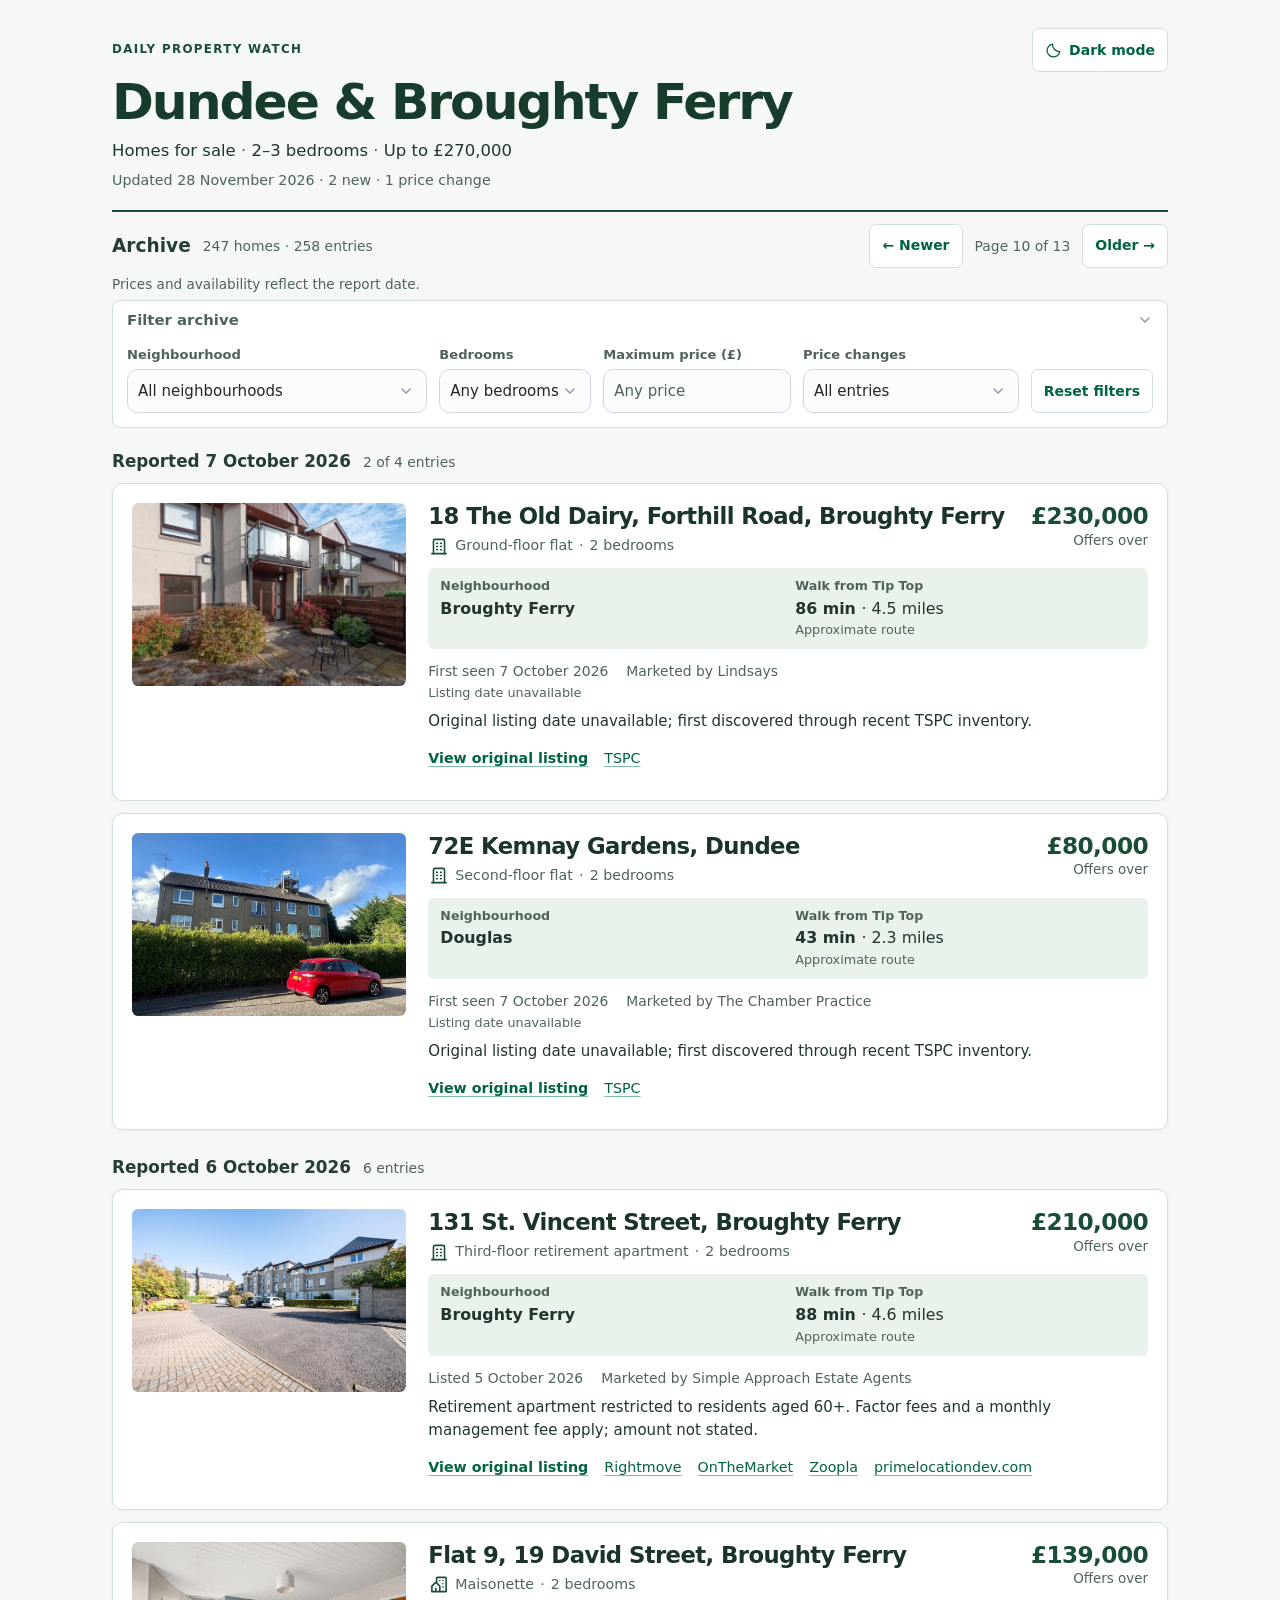
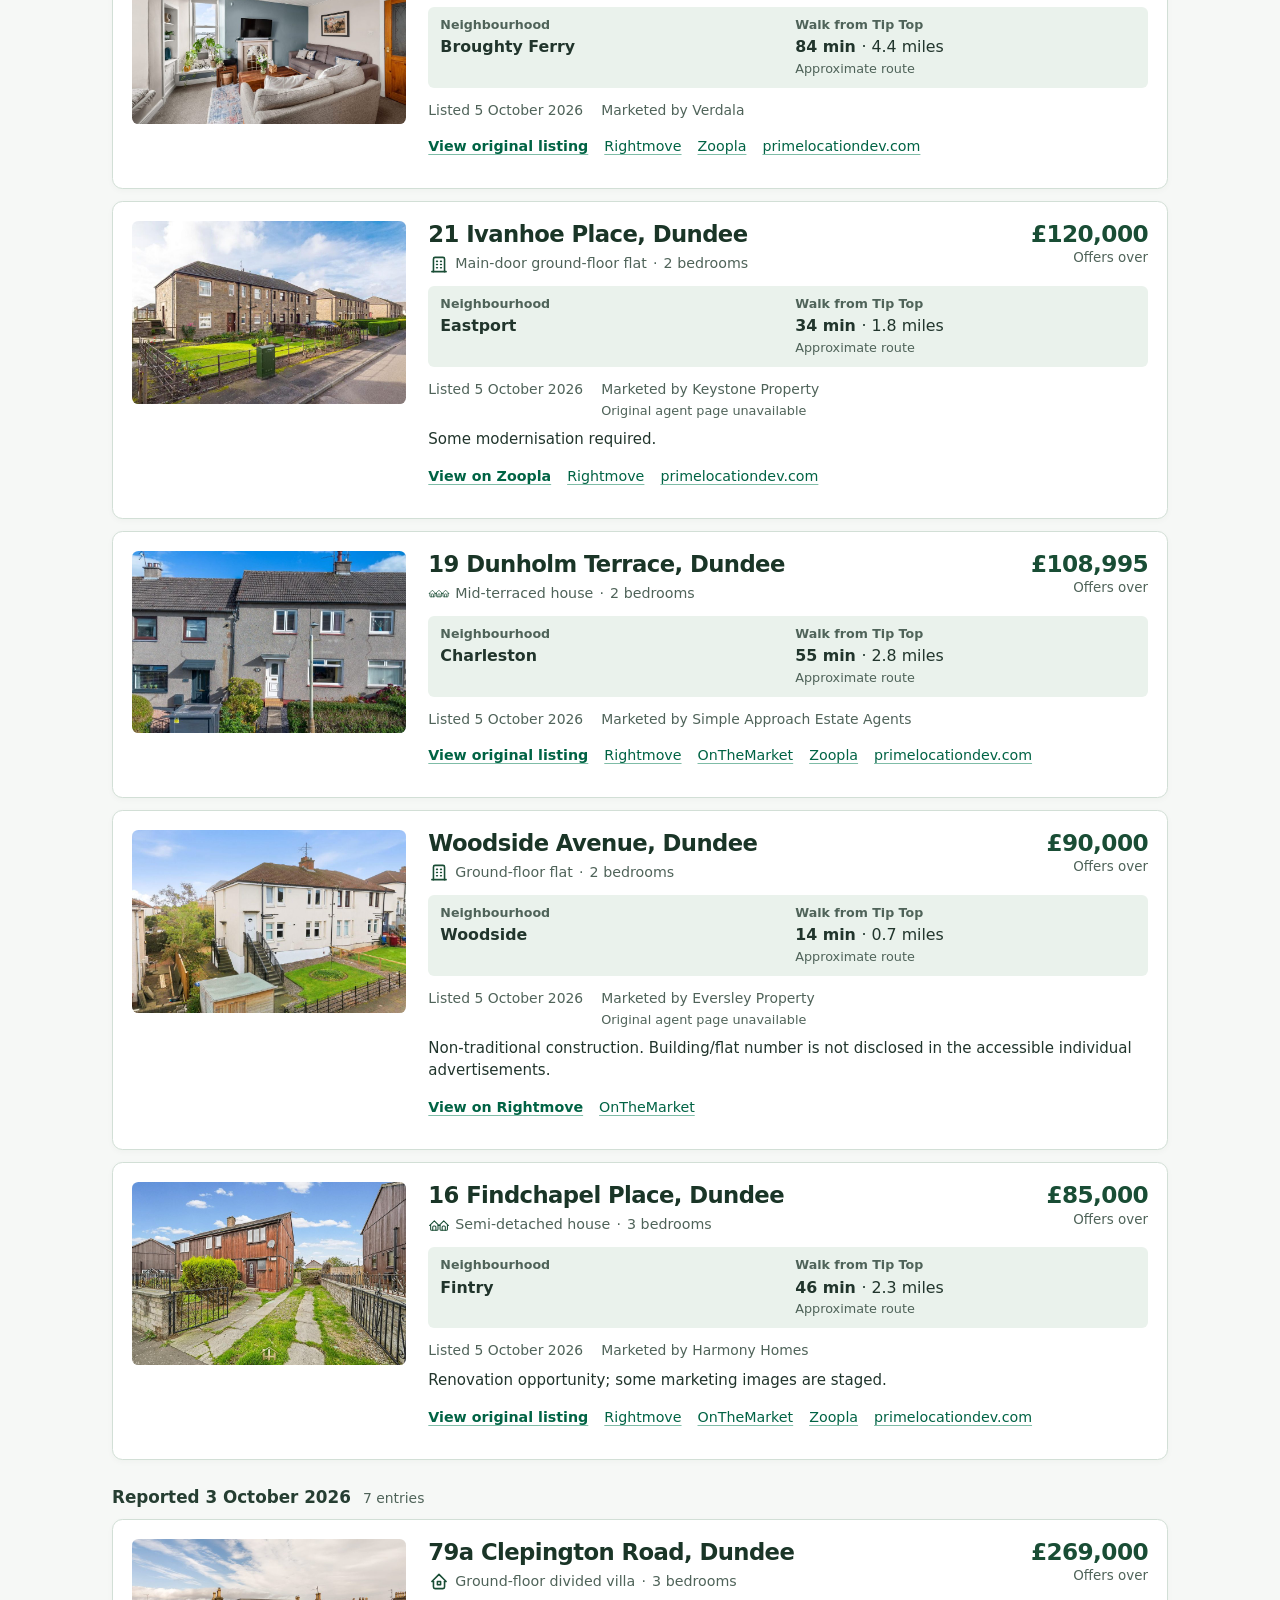
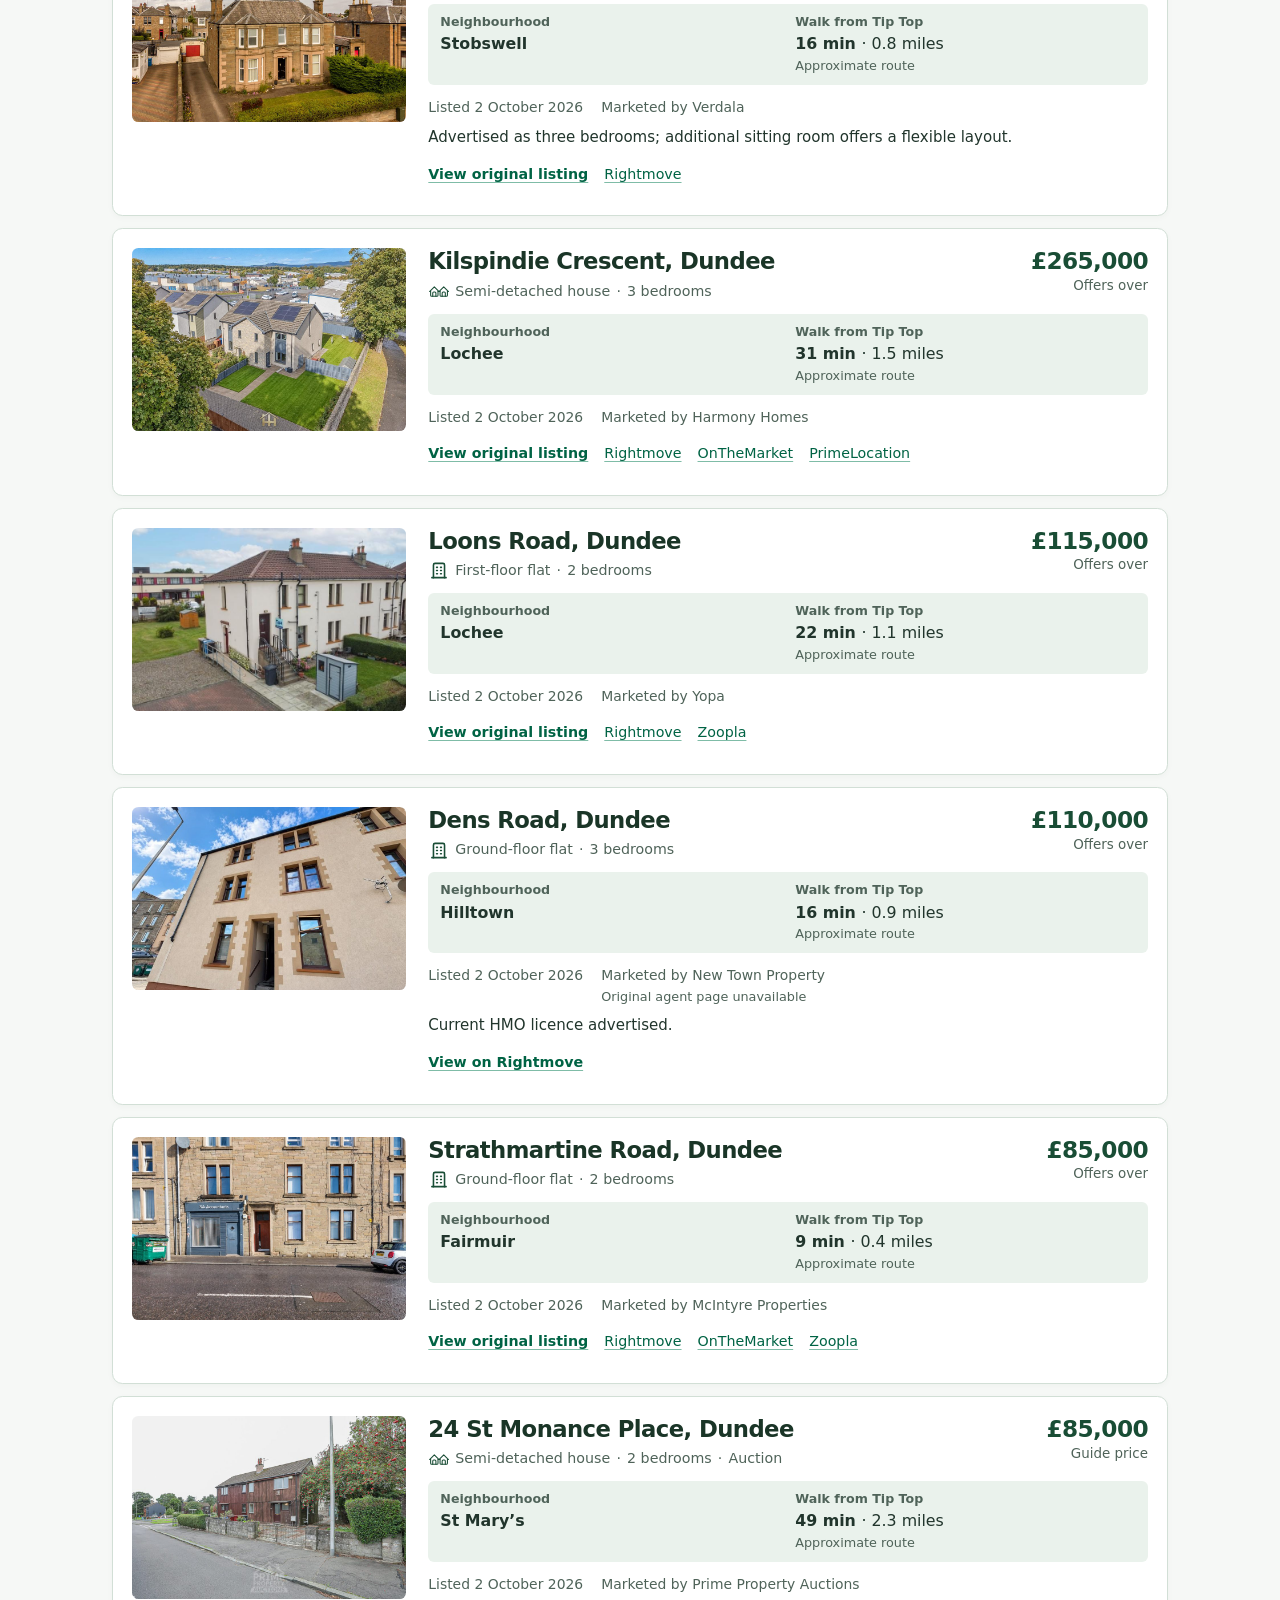
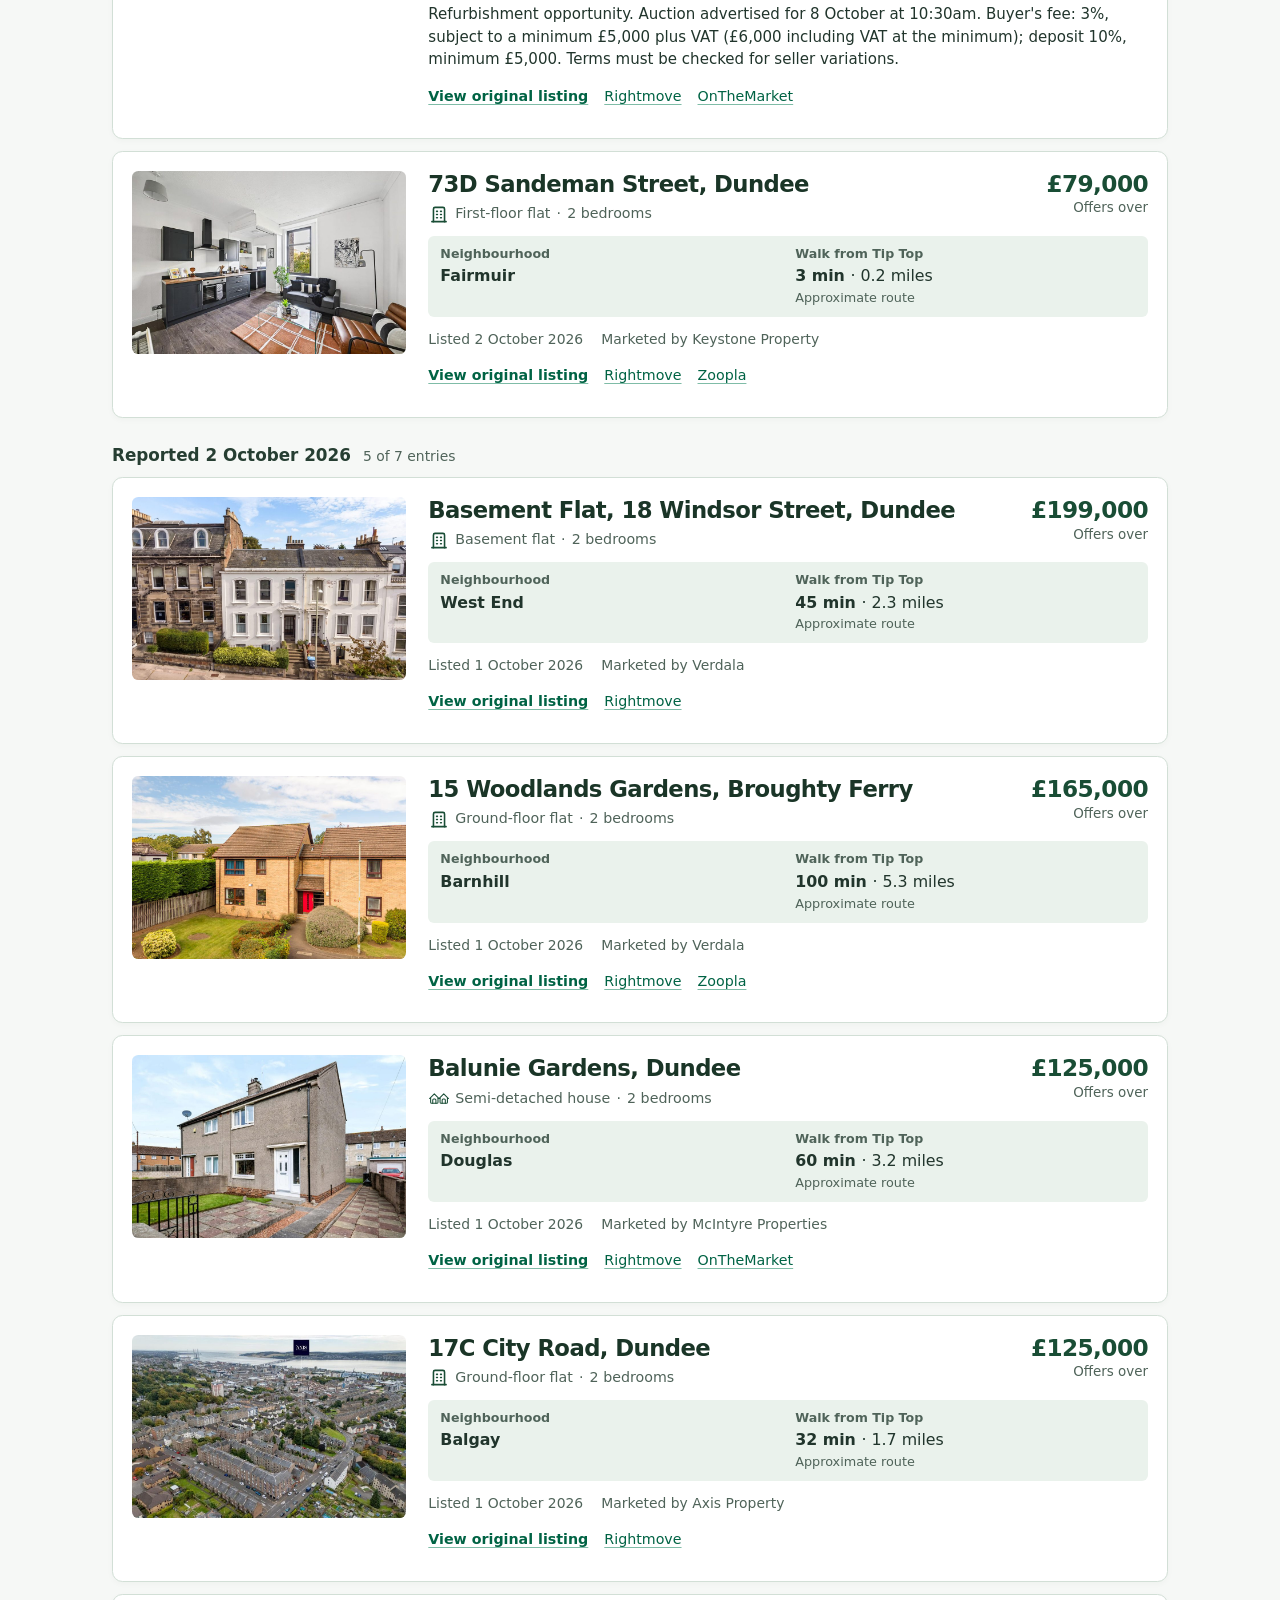
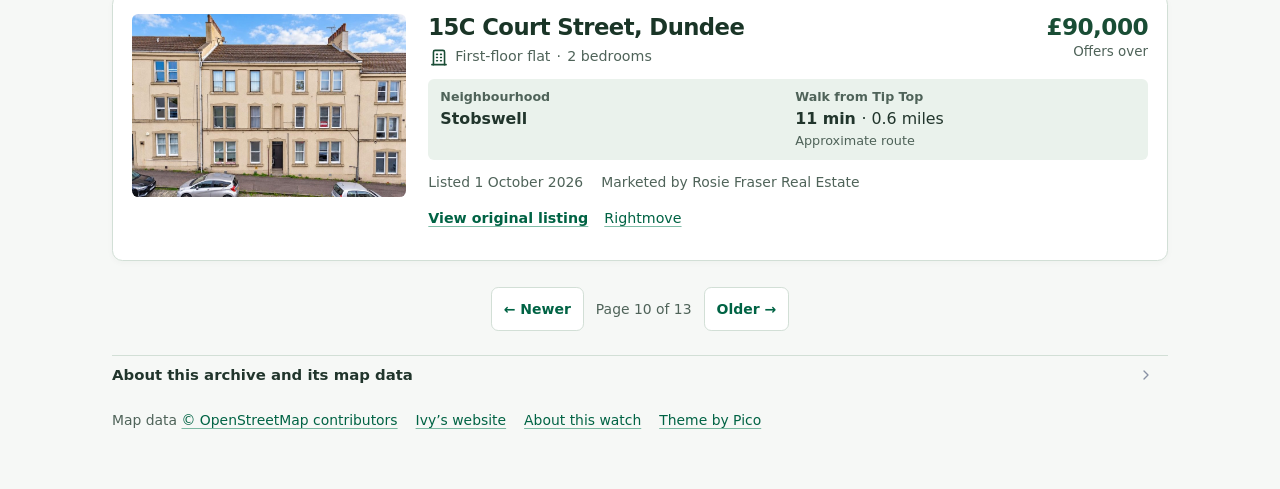
<file: page-10.html>
<!doctype html>
<html lang="en-GB" data-theme="light">
  <head>
    <meta charset="utf-8">
    <meta name="viewport" content="width=device-width, initial-scale=1">
    <meta name="robots" content="noindex,follow">
    <meta name="theme-color" content="#147d59">
    <meta name="description" content="A daily archive of homes for sale in Dundee and Broughty Ferry with 2–3 bedrooms and advertised prices up to £270,000.">
    <title>Dundee property watch · Page 10</title>
    <link rel="icon" href="assets/favicon.svg" type="image/svg+xml">
    <script src="assets/theme.js?v=870e5515ad174629"></script>
    <link rel="stylesheet" href="assets/pico.jade.min.css?v=dc3885c4785f04e3">
    <link rel="stylesheet" href="assets/report.css?v=8f64a7f69e3fd281">
    <script defer src="assets/archive.js?v=9dd3be0c944e0953"></script>
  </head>
  <body>
    <a class="skip-link" href="#properties">Skip to properties</a>
    <main class="container">
      <header class="masthead">
        <div class="masthead-top">
          <p class="eyebrow">Daily property watch</p>
          <button id="theme-toggle" class="theme-toggle" type="button" aria-pressed="false" hidden>
            <svg viewBox="0 0 24 24" fill="none" stroke="currentColor" stroke-width="1.8" stroke-linecap="round" stroke-linejoin="round" aria-hidden="true">
              <path d="M20.9 13.2A9 9 0 0 1 10.8 3.1 9 9 0 1 0 20.9 13.2Z"/>
            </svg>
            <span>Dark mode</span>
          </button>
        </div>
        <h1>Dundee &amp; Broughty Ferry</h1>
        <p class="criteria">Homes for sale <span>·</span> 2–3 bedrooms <span>·</span> Up to £270,000</p>
        <p class="update">Updated <time datetime="2026-11-28">28 November 2026</time> <span>· 2 new · 1 price change</span></p>
      </header>
      <div class="archive-tools">
        <div class="archive-title">
          <h2>Archive</h2>
          <p>247 homes · 258 entries</p>
        </div>
        <nav class="pagination" aria-label="Property pages">
          <a href="page-9.html" rel="prev">← Newer</a>
          <span>Page 10 of 13</span>
          <a href="page-11.html" rel="next">Older →</a>
        </nav>
        <p class="archive-note">Prices and availability reflect the report date.</p>
        <div id="archive-filters" class="archive-filters" data-page="10" data-pages="13" data-total="258" data-version="451695fd3c8bae94" hidden>
          <details class="filter-panel">
            <summary>Filter archive <span class="filter-active-count" hidden></span></summary>
            <form class="filter-fields" aria-label="Filter archive" aria-controls="properties">
              <label class="filter-field">
                <span class="filter-label">Neighbourhood</span>
                <select name="area">
                  <option value="">All neighbourhoods</option>
                  <option value="ardler">Ardler</option>
                  <option value="balgay">Balgay</option>
                  <option value="balgillo">Balgillo</option>
                  <option value="ballumbie">Ballumbie</option>
                  <option value="barnhill">Barnhill</option>
                  <option value="baxter park">Baxter Park</option>
                  <option value="broughty ferry">Broughty Ferry</option>
                  <option value="central broughty ferry">Central Broughty Ferry</option>
                  <option value="central ferry">Central Ferry</option>
                  <option value="charleston">Charleston</option>
                  <option value="city centre">City Centre</option>
                  <option value="city quay">City Quay</option>
                  <option value="city-centre">city-centre</option>
                  <option value="claypotts">Claypotts</option>
                  <option value="clepington">Clepington</option>
                  <option value="coldside">Coldside</option>
                  <option value="craigiebank">Craigiebank</option>
                  <option value="douglas">Douglas</option>
                  <option value="downfield">Downfield</option>
                  <option value="dryburgh">Dryburgh</option>
                  <option value="dundee">Dundee</option>
                  <option value="dykes of gray">Dykes of Gray</option>
                  <option value="eastport">Eastport</option>
                  <option value="fairmuir">Fairmuir</option>
                  <option value="fintry">Fintry</option>
                  <option value="hilltown">Hilltown</option>
                  <option value="hilltown / law">Hilltown / Law</option>
                  <option value="kirkton">Kirkton</option>
                  <option value="law">Law</option>
                  <option value="linlathen">Linlathen</option>
                  <option value="lochee">Lochee</option>
                  <option value="lochee east">Lochee East</option>
                  <option value="maryfield">Maryfield</option>
                  <option value="menzieshill">Menzieshill</option>
                  <option value="mid craigie">Mid Craigie</option>
                  <option value="north-west of dundee">north-west of Dundee</option>
                  <option value="panmurefield">Panmurefield</option>
                  <option value="pitkerro">Pitkerro</option>
                  <option value="riverside">Riverside</option>
                  <option value="st mary’s">St Mary’s</option>
                  <option value="stobswell">Stobswell</option>
                  <option value="strathmartine">Strathmartine</option>
                  <option value="the glens">The Glens</option>
                  <option value="west end">West End</option>
                  <option value="west ferry">West Ferry</option>
                  <option value="west ferry / broughty ferry">West Ferry / Broughty Ferry</option>
                  <option value="whitfield">Whitfield</option>
                  <option value="woodside">Woodside</option>
                  <option value="neighbourhood unconfirmed">Neighbourhood unconfirmed</option>
                </select>
              </label>
              <label class="filter-field">
                <span class="filter-label">Bedrooms</span>
                <select name="beds">
                  <option value="">Any bedrooms</option>
                  <option value="2">2 bedrooms</option>
                  <option value="3">3 bedrooms</option>
                </select>
              </label>
              <label class="filter-field">
                <span class="filter-label">Maximum price (£)</span>
                <input type="number" name="price" inputmode="numeric" min="0" step="1" placeholder="Any price">
              </label>
              <label class="filter-field">
                <span class="filter-label">Price changes</span>
                <select name="change">
                  <option value="">All entries</option>
                  <option value="changed">All price changes</option>
                  <option value="reduced">Price reductions</option>
                  <option value="increased">Price increases</option>
                </select>
              </label>
              <div class="filter-actions">
                <button class="filter-reset" type="reset">Reset filters</button>
              </div>
            </form>
          </details>
          <div class="filter-feedback">
            <p id="filter-status" class="filter-status" role="status" aria-atomic="true"></p>
            <button type="button" class="filter-retry" hidden>Retry</button>
          </div>
        </div>
      </div>
      <div id="properties" tabindex="-1">
        <section class="report-day" data-day="2026-10-07">
          <div class="day-heading">
            <h2>Reported <time datetime="2026-10-07">7 October 2026</time></h2>
            <span data-day-count>2 of 4 entries</span>
          </div>
          <div data-cards>
            <article class="property-card has-photo" data-area="broughty ferry" data-beds="2" data-price="230000" data-change="">
              <div class="card-heading">
                <div class="identity">
                  <h3>18 The Old Dairy, Forthill Road, Broughty Ferry</h3>
                  <div class="property-summary">
                    <span class="property-type type-flat"><svg viewBox="0 0 24 24" fill="none" stroke="currentColor" stroke-width="2" stroke-linecap="round" stroke-linejoin="round" aria-hidden="true" focusable="false"><path d="M3 21l18 0" /><path d="M9 8l1 0" /><path d="M9 12l1 0" /><path d="M9 16l1 0" /><path d="M14 8l1 0" /><path d="M14 12l1 0" /><path d="M14 16l1 0" /><path d="M5 21v-16a2 2 0 0 1 2 -2h10a2 2 0 0 1 2 2v16" /></svg><span>Ground-floor flat</span></span>
                    <span>2 bedrooms</span>
                  </div>
                </div>
                <div class="asking">
                  <span class="price">£230,000</span>
                  <span class="qualifier">Offers over</span>
                </div>
              </div>
              <dl class="property-location">
                <div class="area">
                  <dt>Neighbourhood</dt>
                  <dd>Broughty Ferry</dd>
                </div>
                <div class="walking">
                  <dt>Walk from Tip Top</dt>
                  <dd>86 min <span class="distance">· 4.5 miles</span><small>Approximate route</small></dd>
                </div>
              </dl>
              <figure class="photo">
                <a href="https://property.lindsays.co.uk/for-sale/18-the-old-dairy-forthill-road-broughty-ferry-dundee-angus-dd5-3dh" aria-label="View listing for 18 The Old Dairy, Forthill Road, Broughty Ferry">
                  <img src="images/c3af574555ee6266d3174ba72a4e4591b40d86fa60058d42e21b41595bbcf8bd.jpg" alt="18 The Old Dairy, Forthill Road, Broughty Ferry" loading="lazy" decoding="async" width="640" height="427"
                       onerror="this.closest('article').classList.remove('has-photo');this.closest('figure').remove()">
                </a>
              </figure>
              <div class="card-detail">
                <div class="listing-meta">
                  <p class="date">First seen <time datetime="2026-10-07">7 October 2026</time><span class="date-note">Listing date unavailable</span></p>
                  <p class="agent">Marketed by Lindsays</p>
                </div>
                <p class="notes">Original listing date unavailable; first discovered through recent TSPC inventory.</p>
                <nav class="links" aria-label="Listings for 18 The Old Dairy, Forthill Road, Broughty Ferry">
                  <a class="original" href="https://property.lindsays.co.uk/for-sale/18-the-old-dairy-forthill-road-broughty-ferry-dundee-angus-dd5-3dh" rel="noopener noreferrer">View original listing</a>
                  <a href="https://new.tspc.co.uk/property/2-Bed-Ground-Floor-Flat-For-Sale-18-The-Old-Dairy-Forthill-Road-Broughty-Ferry-Dundee-DD5-3DH/" rel="noopener noreferrer">TSPC</a>
                </nav>
              </div>
            </article>
            <article class="property-card has-photo" data-area="douglas" data-beds="2" data-price="80000" data-change="">
              <div class="card-heading">
                <div class="identity">
                  <h3>72E Kemnay Gardens, Dundee</h3>
                  <div class="property-summary">
                    <span class="property-type type-flat"><svg viewBox="0 0 24 24" fill="none" stroke="currentColor" stroke-width="2" stroke-linecap="round" stroke-linejoin="round" aria-hidden="true" focusable="false"><path d="M3 21l18 0" /><path d="M9 8l1 0" /><path d="M9 12l1 0" /><path d="M9 16l1 0" /><path d="M14 8l1 0" /><path d="M14 12l1 0" /><path d="M14 16l1 0" /><path d="M5 21v-16a2 2 0 0 1 2 -2h10a2 2 0 0 1 2 2v16" /></svg><span>Second-floor flat</span></span>
                    <span>2 bedrooms</span>
                  </div>
                </div>
                <div class="asking">
                  <span class="price">£80,000</span>
                  <span class="qualifier">Offers over</span>
                </div>
              </div>
              <dl class="property-location">
                <div class="area">
                  <dt>Neighbourhood</dt>
                  <dd>Douglas</dd>
                </div>
                <div class="walking">
                  <dt>Walk from Tip Top</dt>
                  <dd>43 min <span class="distance">· 2.3 miles</span><small>Approximate route</small></dd>
                </div>
              </dl>
              <figure class="photo">
                <a href="https://www.thechamberpractice.co.uk/property/72e-kemnay-gardens-dundee-dd4-7tu/" aria-label="View listing for 72E Kemnay Gardens, Dundee">
                  <img src="images/67f8614600d2d45dc931f2c424b5c944652fc2b82518a073479b7a02bec58c78.jpg" alt="72E Kemnay Gardens, Dundee" loading="lazy" decoding="async" width="640" height="427"
                       onerror="this.closest('article').classList.remove('has-photo');this.closest('figure').remove()">
                </a>
              </figure>
              <div class="card-detail">
                <div class="listing-meta">
                  <p class="date">First seen <time datetime="2026-10-07">7 October 2026</time><span class="date-note">Listing date unavailable</span></p>
                  <p class="agent">Marketed by The Chamber Practice</p>
                </div>
                <p class="notes">Original listing date unavailable; first discovered through recent TSPC inventory.</p>
                <nav class="links" aria-label="Listings for 72E Kemnay Gardens, Dundee">
                  <a class="original" href="https://www.thechamberpractice.co.uk/property/72e-kemnay-gardens-dundee-dd4-7tu/" rel="noopener noreferrer">View original listing</a>
                  <a href="https://tspc.co.uk/property/2-Bed-Second-Floor-Flat-For-Sale-72E-Kemnay-Gardens-Dundee-DD4-7TU/" rel="noopener noreferrer">TSPC</a>
                </nav>
              </div>
            </article>
          </div>
        </section>
        <section class="report-day" data-day="2026-10-06">
          <div class="day-heading">
            <h2>Reported <time datetime="2026-10-06">6 October 2026</time></h2>
            <span data-day-count>6 entries</span>
          </div>
          <div data-cards>
            <article class="property-card has-photo" data-area="broughty ferry" data-beds="2" data-price="210000" data-change="">
              <div class="card-heading">
                <div class="identity">
                  <h3>131 St. Vincent Street, Broughty Ferry</h3>
                  <div class="property-summary">
                    <span class="property-type type-flat"><svg viewBox="0 0 24 24" fill="none" stroke="currentColor" stroke-width="2" stroke-linecap="round" stroke-linejoin="round" aria-hidden="true" focusable="false"><path d="M3 21l18 0" /><path d="M9 8l1 0" /><path d="M9 12l1 0" /><path d="M9 16l1 0" /><path d="M14 8l1 0" /><path d="M14 12l1 0" /><path d="M14 16l1 0" /><path d="M5 21v-16a2 2 0 0 1 2 -2h10a2 2 0 0 1 2 2v16" /></svg><span>Third-floor retirement apartment</span></span>
                    <span>2 bedrooms</span>
                  </div>
                </div>
                <div class="asking">
                  <span class="price">£210,000</span>
                  <span class="qualifier">Offers over</span>
                </div>
              </div>
              <dl class="property-location">
                <div class="area">
                  <dt>Neighbourhood</dt>
                  <dd>Broughty Ferry</dd>
                </div>
                <div class="walking">
                  <dt>Walk from Tip Top</dt>
                  <dd>88 min <span class="distance">· 4.6 miles</span><small>Approximate route</small></dd>
                </div>
              </dl>
              <figure class="photo">
                <a href="https://www.simpleapproachea.co.uk/properties-for-sale/property/2098-st-vincent-street-broughty-ferry-dundee" aria-label="View listing for 131 St. Vincent Street, Broughty Ferry">
                  <img src="images/977b4d30a33d2936405e88f4e0b1bebde450e9ec2ee86b53e42427bebad1f07f.jpg" alt="131 St. Vincent Street, Broughty Ferry" loading="lazy" decoding="async" width="640" height="427"
                       onerror="this.closest('article').classList.remove('has-photo');this.closest('figure').remove()">
                </a>
              </figure>
              <div class="card-detail">
                <div class="listing-meta">
                  <p class="date">Listed <time datetime="2026-10-05">5 October 2026</time></p>
                  <p class="agent">Marketed by Simple Approach Estate Agents</p>
                </div>
                <p class="notes">Retirement apartment restricted to residents aged 60+. Factor fees and a monthly management fee apply; amount not stated.</p>
                <nav class="links" aria-label="Listings for 131 St. Vincent Street, Broughty Ferry">
                  <a class="original" href="https://www.simpleapproachea.co.uk/properties-for-sale/property/2098-st-vincent-street-broughty-ferry-dundee" rel="noopener noreferrer">View original listing</a>
                  <a href="https://www.rightmove.co.uk/properties/93909693" rel="noopener noreferrer">Rightmove</a>
                  <a href="https://www.onthemarket.com/details/20473447/" rel="noopener noreferrer">OnTheMarket</a>
                  <a href="https://www.zoopla.co.uk/for-sale/details/74417976/" rel="noopener noreferrer">Zoopla</a>
                  <a href="https://www.primelocationdev.com/for-sale/details/74417976/" rel="noopener noreferrer">primelocationdev.com</a>
                </nav>
              </div>
            </article>
            <article class="property-card has-photo" data-area="broughty ferry" data-beds="2" data-price="139000" data-change="">
              <div class="card-heading">
                <div class="identity">
                  <h3>Flat 9, 19 David Street, Broughty Ferry</h3>
                  <div class="property-summary">
                    <span class="property-type type-maisonette"><svg viewBox="0 0 24 24" fill="none" stroke="currentColor" stroke-width="2" stroke-linecap="round" stroke-linejoin="round" aria-hidden="true" focusable="false"><path d="M8 9l5 5v7h-5v-4m0 4h-5v-7l5 -5m1 1v-6a1 1 0 0 1 1 -1h10a1 1 0 0 1 1 1v17h-8" /><path d="M13 7l0 .01" /><path d="M17 7l0 .01" /><path d="M17 11l0 .01" /><path d="M17 15l0 .01" /></svg><span>Maisonette</span></span>
                    <span>2 bedrooms</span>
                  </div>
                </div>
                <div class="asking">
                  <span class="price">£139,000</span>
                  <span class="qualifier">Offers over</span>
                </div>
              </div>
              <dl class="property-location">
                <div class="area">
                  <dt>Neighbourhood</dt>
                  <dd>Broughty Ferry</dd>
                </div>
                <div class="walking">
                  <dt>Walk from Tip Top</dt>
                  <dd>84 min <span class="distance">· 4.4 miles</span><small>Approximate route</small></dd>
                </div>
              </dl>
              <figure class="photo">
                <a href="https://verdala.co.uk/property/flat-9-19-david-street-broughty-ferry/" aria-label="View listing for Flat 9, 19 David Street, Broughty Ferry">
                  <img src="images/3de9a05f210e89d14bd92679a88eccc89790533bb8d8b56d3f2f65fe61e4a98f.jpg" alt="Flat 9, 19 David Street, Broughty Ferry" loading="lazy" decoding="async" width="640" height="427"
                       onerror="this.closest('article').classList.remove('has-photo');this.closest('figure').remove()">
                </a>
              </figure>
              <div class="card-detail">
                <div class="listing-meta">
                  <p class="date">Listed <time datetime="2026-10-05">5 October 2026</time></p>
                  <p class="agent">Marketed by Verdala</p>
                </div>
                <nav class="links" aria-label="Listings for Flat 9, 19 David Street, Broughty Ferry">
                  <a class="original" href="https://verdala.co.uk/property/flat-9-19-david-street-broughty-ferry/" rel="noopener noreferrer">View original listing</a>
                  <a href="https://www.rightmove.co.uk/properties/93938274" rel="noopener noreferrer">Rightmove</a>
                  <a href="https://www.zoopla.co.uk/for-sale/details/74423156/" rel="noopener noreferrer">Zoopla</a>
                  <a href="https://www.primelocationdev.com/for-sale/details/74423156/" rel="noopener noreferrer">primelocationdev.com</a>
                </nav>
              </div>
            </article>
            <article class="property-card has-photo" data-area="eastport" data-beds="2" data-price="120000" data-change="">
              <div class="card-heading">
                <div class="identity">
                  <h3>21 Ivanhoe Place, Dundee</h3>
                  <div class="property-summary">
                    <span class="property-type type-flat"><svg viewBox="0 0 24 24" fill="none" stroke="currentColor" stroke-width="2" stroke-linecap="round" stroke-linejoin="round" aria-hidden="true" focusable="false"><path d="M3 21l18 0" /><path d="M9 8l1 0" /><path d="M9 12l1 0" /><path d="M9 16l1 0" /><path d="M14 8l1 0" /><path d="M14 12l1 0" /><path d="M14 16l1 0" /><path d="M5 21v-16a2 2 0 0 1 2 -2h10a2 2 0 0 1 2 2v16" /></svg><span>Main-door ground-floor flat</span></span>
                    <span>2 bedrooms</span>
                  </div>
                </div>
                <div class="asking">
                  <span class="price">£120,000</span>
                  <span class="qualifier">Offers over</span>
                </div>
              </div>
              <dl class="property-location">
                <div class="area">
                  <dt>Neighbourhood</dt>
                  <dd>Eastport</dd>
                </div>
                <div class="walking">
                  <dt>Walk from Tip Top</dt>
                  <dd>34 min <span class="distance">· 1.8 miles</span><small>Approximate route</small></dd>
                </div>
              </dl>
              <figure class="photo">
                <a href="https://www.zoopla.co.uk/for-sale/details/74424052/" aria-label="View listing for 21 Ivanhoe Place, Dundee">
                  <img src="images/ea44b611796f79e3b5073f313828522a3a9747bc67d68a4db805d95f120fcfa3.jpg" alt="21 Ivanhoe Place, Dundee" loading="lazy" decoding="async" width="640" height="427"
                       onerror="this.closest('article').classList.remove('has-photo');this.closest('figure').remove()">
                </a>
              </figure>
              <div class="card-detail">
                <div class="listing-meta">
                  <p class="date">Listed <time datetime="2026-10-05">5 October 2026</time></p>
                  <p class="agent">Marketed by Keystone Property<span class="date-note">Original agent page unavailable</span></p>
                </div>
                <p class="notes">Some modernisation required.</p>
                <nav class="links" aria-label="Listings for 21 Ivanhoe Place, Dundee">
                  <a class="original" href="https://www.zoopla.co.uk/for-sale/details/74424052/" rel="noopener noreferrer">View on Zoopla</a>
                  <a href="https://www.rightmove.co.uk/properties/93941847" rel="noopener noreferrer">Rightmove</a>
                  <a href="https://www.primelocationdev.com/for-sale/details/74424052/" rel="noopener noreferrer">primelocationdev.com</a>
                </nav>
              </div>
            </article>
            <article class="property-card has-photo" data-area="charleston" data-beds="2" data-price="108995" data-change="">
              <div class="card-heading">
                <div class="identity">
                  <h3>19 Dunholm Terrace, Dundee</h3>
                  <div class="property-summary">
                    <span class="property-type type-terrace"><svg viewBox="0 0 30 24" fill="none" stroke="currentColor" stroke-width="2" stroke-linecap="round" stroke-linejoin="round" aria-hidden="true" focusable="false"><g transform="translate(0 6) scale(.5)"><path d="M5 12l-2 0l9 -9l9 9l-2 0" /><path d="M5 12v7a2 2 0 0 0 2 2h10a2 2 0 0 0 2 -2v-7" /><path d="M9 21v-6a2 2 0 0 1 2 -2h2a2 2 0 0 1 2 2v6" /></g><g transform="translate(9 6) scale(.5)"><path d="M5 12l-2 0l9 -9l9 9l-2 0" /><path d="M5 12v7a2 2 0 0 0 2 2h10a2 2 0 0 0 2 -2v-7" /><path d="M9 21v-6a2 2 0 0 1 2 -2h2a2 2 0 0 1 2 2v6" /></g><g transform="translate(18 6) scale(.5)"><path d="M5 12l-2 0l9 -9l9 9l-2 0" /><path d="M5 12v7a2 2 0 0 0 2 2h10a2 2 0 0 0 2 -2v-7" /><path d="M9 21v-6a2 2 0 0 1 2 -2h2a2 2 0 0 1 2 2v6" /></g></svg><span>Mid-terraced house</span></span>
                    <span>2 bedrooms</span>
                  </div>
                </div>
                <div class="asking">
                  <span class="price">£108,995</span>
                  <span class="qualifier">Offers over</span>
                </div>
              </div>
              <dl class="property-location">
                <div class="area">
                  <dt>Neighbourhood</dt>
                  <dd>Charleston</dd>
                </div>
                <div class="walking">
                  <dt>Walk from Tip Top</dt>
                  <dd>55 min <span class="distance">· 2.8 miles</span><small>Approximate route</small></dd>
                </div>
              </dl>
              <figure class="photo">
                <a href="https://www.simpleapproachea.co.uk/properties-for-sale/property/2097-dunholm-terrace-dundee" aria-label="View listing for 19 Dunholm Terrace, Dundee">
                  <img src="images/929fce63fa2e158bf1042b6083ff290281489ee9e435c7c06a58c6d62c6eff8e.jpg" alt="19 Dunholm Terrace, Dundee" loading="lazy" decoding="async" width="640" height="427"
                       onerror="this.closest('article').classList.remove('has-photo');this.closest('figure').remove()">
                </a>
              </figure>
              <div class="card-detail">
                <div class="listing-meta">
                  <p class="date">Listed <time datetime="2026-10-05">5 October 2026</time></p>
                  <p class="agent">Marketed by Simple Approach Estate Agents</p>
                </div>
                <nav class="links" aria-label="Listings for 19 Dunholm Terrace, Dundee">
                  <a class="original" href="https://www.simpleapproachea.co.uk/properties-for-sale/property/2097-dunholm-terrace-dundee" rel="noopener noreferrer">View original listing</a>
                  <a href="https://www.rightmove.co.uk/properties/93905448" rel="noopener noreferrer">Rightmove</a>
                  <a href="https://www.onthemarket.com/details/20472971/" rel="noopener noreferrer">OnTheMarket</a>
                  <a href="https://www.zoopla.co.uk/for-sale/details/74417455/" rel="noopener noreferrer">Zoopla</a>
                  <a href="https://www.primelocationdev.com/for-sale/details/74417455/" rel="noopener noreferrer">primelocationdev.com</a>
                </nav>
              </div>
            </article>
            <article class="property-card has-photo" data-area="woodside" data-beds="2" data-price="90000" data-change="">
              <div class="card-heading">
                <div class="identity">
                  <h3>Woodside Avenue, Dundee</h3>
                  <div class="property-summary">
                    <span class="property-type type-flat"><svg viewBox="0 0 24 24" fill="none" stroke="currentColor" stroke-width="2" stroke-linecap="round" stroke-linejoin="round" aria-hidden="true" focusable="false"><path d="M3 21l18 0" /><path d="M9 8l1 0" /><path d="M9 12l1 0" /><path d="M9 16l1 0" /><path d="M14 8l1 0" /><path d="M14 12l1 0" /><path d="M14 16l1 0" /><path d="M5 21v-16a2 2 0 0 1 2 -2h10a2 2 0 0 1 2 2v16" /></svg><span>Ground-floor flat</span></span>
                    <span>2 bedrooms</span>
                  </div>
                </div>
                <div class="asking">
                  <span class="price">£90,000</span>
                  <span class="qualifier">Offers over</span>
                </div>
              </div>
              <dl class="property-location">
                <div class="area">
                  <dt>Neighbourhood</dt>
                  <dd>Woodside</dd>
                </div>
                <div class="walking">
                  <dt>Walk from Tip Top</dt>
                  <dd>14 min <span class="distance">· 0.7 miles</span><small>Approximate route</small></dd>
                </div>
              </dl>
              <figure class="photo">
                <a href="https://www.rightmove.co.uk/properties/93935259" aria-label="View listing for Woodside Avenue, Dundee">
                  <img src="images/291375fef8ba7f18723373bf2a3a2dc9c436e22a6aeb7f06317bede362ed0e46.jpg" alt="Woodside Avenue, Dundee" loading="lazy" decoding="async" width="640" height="427"
                       onerror="this.closest('article').classList.remove('has-photo');this.closest('figure').remove()">
                </a>
              </figure>
              <div class="card-detail">
                <div class="listing-meta">
                  <p class="date">Listed <time datetime="2026-10-05">5 October 2026</time></p>
                  <p class="agent">Marketed by Eversley Property<span class="date-note">Original agent page unavailable</span></p>
                </div>
                <p class="notes">Non-traditional construction. Building/flat number is not disclosed in the accessible individual advertisements.</p>
                <nav class="links" aria-label="Listings for Woodside Avenue, Dundee">
                  <a class="original" href="https://www.rightmove.co.uk/properties/93935259" rel="noopener noreferrer">View on Rightmove</a>
                  <a href="https://www.onthemarket.com/details/20477287/" rel="noopener noreferrer">OnTheMarket</a>
                </nav>
              </div>
            </article>
            <article class="property-card has-photo" data-area="fintry" data-beds="3" data-price="85000" data-change="">
              <div class="card-heading">
                <div class="identity">
                  <h3>16 Findchapel Place, Dundee</h3>
                  <div class="property-summary">
                    <span class="property-type type-semi"><svg viewBox="0 0 28 24" fill="none" stroke="currentColor" stroke-width="2" stroke-linecap="round" stroke-linejoin="round" aria-hidden="true" focusable="false"><g transform="translate(0 4) scale(.67)"><path d="M5 12l-2 0l9 -9l9 9l-2 0" /><path d="M5 12v7a2 2 0 0 0 2 2h10a2 2 0 0 0 2 -2v-7" /><path d="M9 21v-6a2 2 0 0 1 2 -2h2a2 2 0 0 1 2 2v6" /></g><g transform="translate(12 4) scale(.67)"><path d="M5 12l-2 0l9 -9l9 9l-2 0" /><path d="M5 12v7a2 2 0 0 0 2 2h10a2 2 0 0 0 2 -2v-7" /><path d="M9 21v-6a2 2 0 0 1 2 -2h2a2 2 0 0 1 2 2v6" /></g></svg><span>Semi-detached house</span></span>
                    <span>3 bedrooms</span>
                  </div>
                </div>
                <div class="asking">
                  <span class="price">£85,000</span>
                  <span class="qualifier">Offers over</span>
                </div>
              </div>
              <dl class="property-location">
                <div class="area">
                  <dt>Neighbourhood</dt>
                  <dd>Fintry</dd>
                </div>
                <div class="walking">
                  <dt>Walk from Tip Top</dt>
                  <dd>46 min <span class="distance">· 2.3 miles</span><small>Approximate route</small></dd>
                </div>
              </dl>
              <figure class="photo">
                <a href="https://www.harmonyhomesestateagency.com/properties-for-sale/property/3571-findchapel-place-dundee" aria-label="View listing for 16 Findchapel Place, Dundee">
                  <img src="images/293bd9fe849e024553580686d12e98769c2e18670cbf435444329b55507a3b12.jpg" alt="16 Findchapel Place, Dundee" loading="lazy" decoding="async" width="640" height="427"
                       onerror="this.closest('article').classList.remove('has-photo');this.closest('figure').remove()">
                </a>
              </figure>
              <div class="card-detail">
                <div class="listing-meta">
                  <p class="date">Listed <time datetime="2026-10-05">5 October 2026</time></p>
                  <p class="agent">Marketed by Harmony Homes</p>
                </div>
                <p class="notes">Renovation opportunity; some marketing images are staged.</p>
                <nav class="links" aria-label="Listings for 16 Findchapel Place, Dundee">
                  <a class="original" href="https://www.harmonyhomesestateagency.com/properties-for-sale/property/3571-findchapel-place-dundee" rel="noopener noreferrer">View original listing</a>
                  <a href="https://www.rightmove.co.uk/properties/93950445" rel="noopener noreferrer">Rightmove</a>
                  <a href="https://www.onthemarket.com/details/20480091/" rel="noopener noreferrer">OnTheMarket</a>
                  <a href="https://www.zoopla.co.uk/for-sale/details/74425645/" rel="noopener noreferrer">Zoopla</a>
                  <a href="https://www.primelocationdev.com/for-sale/details/74425645/" rel="noopener noreferrer">primelocationdev.com</a>
                </nav>
              </div>
            </article>
          </div>
        </section>
        <section class="report-day" data-day="2026-10-03">
          <div class="day-heading">
            <h2>Reported <time datetime="2026-10-03">3 October 2026</time></h2>
            <span data-day-count>7 entries</span>
          </div>
          <div data-cards>
            <article class="property-card has-photo" data-area="stobswell" data-beds="3" data-price="269000" data-change="">
              <div class="card-heading">
                <div class="identity">
                  <h3>79a Clepington Road, Dundee</h3>
                  <div class="property-summary">
                    <span class="property-type type-house"><svg viewBox="0 0 24 24" fill="none" stroke="currentColor" stroke-width="2" stroke-linecap="round" stroke-linejoin="round" aria-hidden="true" focusable="false"><path d="M5 12l-2 0l9 -9l9 9l-2 0" /><path d="M5 12v7a2 2 0 0 0 2 2h10a2 2 0 0 0 2 -2v-7" /><path d="M10 12h4v4h-4l0 -4" /></svg><span>Ground-floor divided villa</span></span>
                    <span>3 bedrooms</span>
                  </div>
                </div>
                <div class="asking">
                  <span class="price">£269,000</span>
                  <span class="qualifier">Offers over</span>
                </div>
              </div>
              <dl class="property-location">
                <div class="area">
                  <dt>Neighbourhood</dt>
                  <dd>Stobswell</dd>
                </div>
                <div class="walking">
                  <dt>Walk from Tip Top</dt>
                  <dd>16 min <span class="distance">· 0.8 miles</span><small>Approximate route</small></dd>
                </div>
              </dl>
              <figure class="photo">
                <a href="https://verdala.co.uk/property/79a-clepington-road-dundee-dd4-7bj/" aria-label="View listing for 79a Clepington Road, Dundee">
                  <img src="images/4cd3ee5d9dfa3ea897b7a19734663315b2db55563f49e6350802f128b3d23d9e.jpg" alt="79a Clepington Road, Dundee" loading="lazy" decoding="async" width="640" height="427"
                       onerror="this.closest('article').classList.remove('has-photo');this.closest('figure').remove()">
                </a>
              </figure>
              <div class="card-detail">
                <div class="listing-meta">
                  <p class="date">Listed <time datetime="2026-10-02">2 October 2026</time></p>
                  <p class="agent">Marketed by Verdala</p>
                </div>
                <p class="notes">Advertised as three bedrooms; additional sitting room offers a flexible layout.</p>
                <nav class="links" aria-label="Listings for 79a Clepington Road, Dundee">
                  <a class="original" href="https://verdala.co.uk/property/79a-clepington-road-dundee-dd4-7bj/" rel="noopener noreferrer">View original listing</a>
                  <a href="https://www.rightmove.co.uk/properties/93866046" rel="noopener noreferrer">Rightmove</a>
                </nav>
              </div>
            </article>
            <article class="property-card has-photo" data-area="lochee" data-beds="3" data-price="265000" data-change="">
              <div class="card-heading">
                <div class="identity">
                  <h3>Kilspindie Crescent, Dundee</h3>
                  <div class="property-summary">
                    <span class="property-type type-semi"><svg viewBox="0 0 28 24" fill="none" stroke="currentColor" stroke-width="2" stroke-linecap="round" stroke-linejoin="round" aria-hidden="true" focusable="false"><g transform="translate(0 4) scale(.67)"><path d="M5 12l-2 0l9 -9l9 9l-2 0" /><path d="M5 12v7a2 2 0 0 0 2 2h10a2 2 0 0 0 2 -2v-7" /><path d="M9 21v-6a2 2 0 0 1 2 -2h2a2 2 0 0 1 2 2v6" /></g><g transform="translate(12 4) scale(.67)"><path d="M5 12l-2 0l9 -9l9 9l-2 0" /><path d="M5 12v7a2 2 0 0 0 2 2h10a2 2 0 0 0 2 -2v-7" /><path d="M9 21v-6a2 2 0 0 1 2 -2h2a2 2 0 0 1 2 2v6" /></g></svg><span>Semi-detached house</span></span>
                    <span>3 bedrooms</span>
                  </div>
                </div>
                <div class="asking">
                  <span class="price">£265,000</span>
                  <span class="qualifier">Offers over</span>
                </div>
              </div>
              <dl class="property-location">
                <div class="area">
                  <dt>Neighbourhood</dt>
                  <dd>Lochee</dd>
                </div>
                <div class="walking">
                  <dt>Walk from Tip Top</dt>
                  <dd>31 min <span class="distance">· 1.5 miles</span><small>Approximate route</small></dd>
                </div>
              </dl>
              <figure class="photo">
                <a href="https://www.harmonyhomesestateagency.com/properties-for-sale/property/3569-kilspindie-crescent-dundee" aria-label="View listing for Kilspindie Crescent, Dundee">
                  <img src="images/8954988050ab4293e0a9f4f87bcf4e66a71b7ba5bf5d639124233355f9c7512d.jpg" alt="Kilspindie Crescent, Dundee" loading="lazy" decoding="async" width="640" height="427"
                       onerror="this.closest('article').classList.remove('has-photo');this.closest('figure').remove()">
                </a>
              </figure>
              <div class="card-detail">
                <div class="listing-meta">
                  <p class="date">Listed <time datetime="2026-10-02">2 October 2026</time></p>
                  <p class="agent">Marketed by Harmony Homes</p>
                </div>
                <nav class="links" aria-label="Listings for Kilspindie Crescent, Dundee">
                  <a class="original" href="https://www.harmonyhomesestateagency.com/properties-for-sale/property/3569-kilspindie-crescent-dundee" rel="noopener noreferrer">View original listing</a>
                  <a href="https://www.rightmove.co.uk/properties/93876009" rel="noopener noreferrer">Rightmove</a>
                  <a href="https://www.onthemarket.com/details/20467516/" rel="noopener noreferrer">OnTheMarket</a>
                  <a href="https://www.primelocation.com/for-sale/details/74408157/" rel="noopener noreferrer">PrimeLocation</a>
                </nav>
              </div>
            </article>
            <article class="property-card has-photo" data-area="lochee" data-beds="2" data-price="115000" data-change="">
              <div class="card-heading">
                <div class="identity">
                  <h3>Loons Road, Dundee</h3>
                  <div class="property-summary">
                    <span class="property-type type-flat"><svg viewBox="0 0 24 24" fill="none" stroke="currentColor" stroke-width="2" stroke-linecap="round" stroke-linejoin="round" aria-hidden="true" focusable="false"><path d="M3 21l18 0" /><path d="M9 8l1 0" /><path d="M9 12l1 0" /><path d="M9 16l1 0" /><path d="M14 8l1 0" /><path d="M14 12l1 0" /><path d="M14 16l1 0" /><path d="M5 21v-16a2 2 0 0 1 2 -2h10a2 2 0 0 1 2 2v16" /></svg><span>First-floor flat</span></span>
                    <span>2 bedrooms</span>
                  </div>
                </div>
                <div class="asking">
                  <span class="price">£115,000</span>
                  <span class="qualifier">Offers over</span>
                </div>
              </div>
              <dl class="property-location">
                <div class="area">
                  <dt>Neighbourhood</dt>
                  <dd>Lochee</dd>
                </div>
                <div class="walking">
                  <dt>Walk from Tip Top</dt>
                  <dd>22 min <span class="distance">· 1.1 miles</span><small>Approximate route</small></dd>
                </div>
              </dl>
              <figure class="photo">
                <a href="https://www.yopa.co.uk/properties/details/503522" aria-label="View listing for Loons Road, Dundee">
                  <img src="images/db5c0b631405b15bb46d3ce39c42dd6edd2f6b94df8592d1239991ca7f003d99.jpg" alt="Loons Road, Dundee" loading="lazy" decoding="async" width="640" height="427"
                       onerror="this.closest('article').classList.remove('has-photo');this.closest('figure').remove()">
                </a>
              </figure>
              <div class="card-detail">
                <div class="listing-meta">
                  <p class="date">Listed <time datetime="2026-10-02">2 October 2026</time></p>
                  <p class="agent">Marketed by Yopa</p>
                </div>
                <nav class="links" aria-label="Listings for Loons Road, Dundee">
                  <a class="original" href="https://www.yopa.co.uk/properties/details/503522" rel="noopener noreferrer">View original listing</a>
                  <a href="https://www.rightmove.co.uk/properties/93843540" rel="noopener noreferrer">Rightmove</a>
                  <a href="https://www.zoopla.co.uk/for-sale/details/74398183/" rel="noopener noreferrer">Zoopla</a>
                </nav>
              </div>
            </article>
            <article class="property-card has-photo" data-area="hilltown" data-beds="3" data-price="110000" data-change="">
              <div class="card-heading">
                <div class="identity">
                  <h3>Dens Road, Dundee</h3>
                  <div class="property-summary">
                    <span class="property-type type-flat"><svg viewBox="0 0 24 24" fill="none" stroke="currentColor" stroke-width="2" stroke-linecap="round" stroke-linejoin="round" aria-hidden="true" focusable="false"><path d="M3 21l18 0" /><path d="M9 8l1 0" /><path d="M9 12l1 0" /><path d="M9 16l1 0" /><path d="M14 8l1 0" /><path d="M14 12l1 0" /><path d="M14 16l1 0" /><path d="M5 21v-16a2 2 0 0 1 2 -2h10a2 2 0 0 1 2 2v16" /></svg><span>Ground-floor flat</span></span>
                    <span>3 bedrooms</span>
                  </div>
                </div>
                <div class="asking">
                  <span class="price">£110,000</span>
                  <span class="qualifier">Offers over</span>
                </div>
              </div>
              <dl class="property-location">
                <div class="area">
                  <dt>Neighbourhood</dt>
                  <dd>Hilltown</dd>
                </div>
                <div class="walking">
                  <dt>Walk from Tip Top</dt>
                  <dd>16 min <span class="distance">· 0.9 miles</span><small>Approximate route</small></dd>
                </div>
              </dl>
              <figure class="photo">
                <a href="https://www.rightmove.co.uk/properties/93829725" aria-label="View listing for Dens Road, Dundee">
                  <img src="images/f083e2e182d9bae34c6db6e54372511eb389c4a763da7d4f83981d02c7cc97b0.jpg" alt="Dens Road, Dundee" loading="lazy" decoding="async" width="640" height="427"
                       onerror="this.closest('article').classList.remove('has-photo');this.closest('figure').remove()">
                </a>
              </figure>
              <div class="card-detail">
                <div class="listing-meta">
                  <p class="date">Listed <time datetime="2026-10-02">2 October 2026</time></p>
                  <p class="agent">Marketed by New Town Property<span class="date-note">Original agent page unavailable</span></p>
                </div>
                <p class="notes">Current HMO licence advertised.</p>
                <nav class="links" aria-label="Listings for Dens Road, Dundee">
                  <a class="original" href="https://www.rightmove.co.uk/properties/93829725" rel="noopener noreferrer">View on Rightmove</a>
                </nav>
              </div>
            </article>
            <article class="property-card has-photo" data-area="fairmuir" data-beds="2" data-price="85000" data-change="">
              <div class="card-heading">
                <div class="identity">
                  <h3>Strathmartine Road, Dundee</h3>
                  <div class="property-summary">
                    <span class="property-type type-flat"><svg viewBox="0 0 24 24" fill="none" stroke="currentColor" stroke-width="2" stroke-linecap="round" stroke-linejoin="round" aria-hidden="true" focusable="false"><path d="M3 21l18 0" /><path d="M9 8l1 0" /><path d="M9 12l1 0" /><path d="M9 16l1 0" /><path d="M14 8l1 0" /><path d="M14 12l1 0" /><path d="M14 16l1 0" /><path d="M5 21v-16a2 2 0 0 1 2 -2h10a2 2 0 0 1 2 2v16" /></svg><span>Ground-floor flat</span></span>
                    <span>2 bedrooms</span>
                  </div>
                </div>
                <div class="asking">
                  <span class="price">£85,000</span>
                  <span class="qualifier">Offers over</span>
                </div>
              </div>
              <dl class="property-location">
                <div class="area">
                  <dt>Neighbourhood</dt>
                  <dd>Fairmuir</dd>
                </div>
                <div class="walking">
                  <dt>Walk from Tip Top</dt>
                  <dd>9 min <span class="distance">· 0.4 miles</span><small>Approximate route</small></dd>
                </div>
              </dl>
              <figure class="photo">
                <a href="https://www.mcintyre-properties.com/properties-for-sale/property/451-strathmartine-road-dundee" aria-label="View listing for Strathmartine Road, Dundee">
                  <img src="images/663799c6fcf5547ea92b6f5155d4af6e3ac9f5e9b4216fbc82b20f3316689a66.jpg" alt="Strathmartine Road, Dundee" loading="lazy" decoding="async" width="640" height="427"
                       onerror="this.closest('article').classList.remove('has-photo');this.closest('figure').remove()">
                </a>
              </figure>
              <div class="card-detail">
                <div class="listing-meta">
                  <p class="date">Listed <time datetime="2026-10-02">2 October 2026</time></p>
                  <p class="agent">Marketed by McIntyre Properties</p>
                </div>
                <nav class="links" aria-label="Listings for Strathmartine Road, Dundee">
                  <a class="original" href="https://www.mcintyre-properties.com/properties-for-sale/property/451-strathmartine-road-dundee" rel="noopener noreferrer">View original listing</a>
                  <a href="https://www.rightmove.co.uk/properties/93850068" rel="noopener noreferrer">Rightmove</a>
                  <a href="https://www.onthemarket.com/details/20460403/" rel="noopener noreferrer">OnTheMarket</a>
                  <a href="https://www.zoopla.co.uk/for-sale/details/74399754/" rel="noopener noreferrer">Zoopla</a>
                </nav>
              </div>
            </article>
            <article class="property-card has-photo" data-area="st mary’s" data-beds="2" data-price="85000" data-change="">
              <div class="card-heading">
                <div class="identity">
                  <h3>24 St Monance Place, Dundee</h3>
                  <div class="property-summary">
                    <span class="property-type type-semi"><svg viewBox="0 0 28 24" fill="none" stroke="currentColor" stroke-width="2" stroke-linecap="round" stroke-linejoin="round" aria-hidden="true" focusable="false"><g transform="translate(0 4) scale(.67)"><path d="M5 12l-2 0l9 -9l9 9l-2 0" /><path d="M5 12v7a2 2 0 0 0 2 2h10a2 2 0 0 0 2 -2v-7" /><path d="M9 21v-6a2 2 0 0 1 2 -2h2a2 2 0 0 1 2 2v6" /></g><g transform="translate(12 4) scale(.67)"><path d="M5 12l-2 0l9 -9l9 9l-2 0" /><path d="M5 12v7a2 2 0 0 0 2 2h10a2 2 0 0 0 2 -2v-7" /><path d="M9 21v-6a2 2 0 0 1 2 -2h2a2 2 0 0 1 2 2v6" /></g></svg><span>Semi-detached house</span></span>
                    <span>2 bedrooms</span>
                    <span>Auction</span>
                  </div>
                </div>
                <div class="asking">
                  <span class="price">£85,000</span>
                  <span class="qualifier">Guide price</span>
                </div>
              </div>
              <dl class="property-location">
                <div class="area">
                  <dt>Neighbourhood</dt>
                  <dd>St Mary’s</dd>
                </div>
                <div class="walking">
                  <dt>Walk from Tip Top</dt>
                  <dd>49 min <span class="distance">· 2.3 miles</span><small>Approximate route</small></dd>
                </div>
              </dl>
              <figure class="photo">
                <a href="https://primepropertyauctions.co.uk/property/24-st-monance-place-dundee-dd3-9lf/" aria-label="View listing for 24 St Monance Place, Dundee">
                  <img src="images/586ccc75031891a2664ca6a51043d21a177686cc32602ce00b182873eaafb6c7.jpg" alt="24 St Monance Place, Dundee" loading="lazy" decoding="async" width="640" height="427"
                       onerror="this.closest('article').classList.remove('has-photo');this.closest('figure').remove()">
                </a>
              </figure>
              <div class="card-detail">
                <div class="listing-meta">
                  <p class="date">Listed <time datetime="2026-10-02">2 October 2026</time></p>
                  <p class="agent">Marketed by Prime Property Auctions</p>
                </div>
                <p class="notes">Refurbishment opportunity. Auction advertised for 8 October at 10:30am. Buyer&#x27;s fee: 3%, subject to a minimum £5,000 plus VAT (£6,000 including VAT at the minimum); deposit 10%, minimum £5,000. Terms must be checked for seller variations.</p>
                <nav class="links" aria-label="Listings for 24 St Monance Place, Dundee">
                  <a class="original" href="https://primepropertyauctions.co.uk/property/24-st-monance-place-dundee-dd3-9lf/" rel="noopener noreferrer">View original listing</a>
                  <a href="https://www.rightmove.co.uk/properties/93865746" rel="noopener noreferrer">Rightmove</a>
                  <a href="https://www.onthemarket.com/details/20463521/" rel="noopener noreferrer">OnTheMarket</a>
                </nav>
              </div>
            </article>
            <article class="property-card has-photo" data-area="fairmuir" data-beds="2" data-price="79000" data-change="">
              <div class="card-heading">
                <div class="identity">
                  <h3>73D Sandeman Street, Dundee</h3>
                  <div class="property-summary">
                    <span class="property-type type-flat"><svg viewBox="0 0 24 24" fill="none" stroke="currentColor" stroke-width="2" stroke-linecap="round" stroke-linejoin="round" aria-hidden="true" focusable="false"><path d="M3 21l18 0" /><path d="M9 8l1 0" /><path d="M9 12l1 0" /><path d="M9 16l1 0" /><path d="M14 8l1 0" /><path d="M14 12l1 0" /><path d="M14 16l1 0" /><path d="M5 21v-16a2 2 0 0 1 2 -2h10a2 2 0 0 1 2 2v16" /></svg><span>First-floor flat</span></span>
                    <span>2 bedrooms</span>
                  </div>
                </div>
                <div class="asking">
                  <span class="price">£79,000</span>
                  <span class="qualifier">Offers over</span>
                </div>
              </div>
              <dl class="property-location">
                <div class="area">
                  <dt>Neighbourhood</dt>
                  <dd>Fairmuir</dd>
                </div>
                <div class="walking">
                  <dt>Walk from Tip Top</dt>
                  <dd>3 min <span class="distance">· 0.2 miles</span><small>Approximate route</small></dd>
                </div>
              </dl>
              <figure class="photo">
                <a href="https://www.thekeystoneproperty.com/property/261/" aria-label="View listing for 73D Sandeman Street, Dundee">
                  <img src="images/3d5706a81435dabc538284f9deae1a70718122bd48654e2410c9187af33eb633.jpg" alt="73D Sandeman Street, Dundee" loading="lazy" decoding="async" width="640" height="427"
                       onerror="this.closest('article').classList.remove('has-photo');this.closest('figure').remove()">
                </a>
              </figure>
              <div class="card-detail">
                <div class="listing-meta">
                  <p class="date">Listed <time datetime="2026-10-02">2 October 2026</time></p>
                  <p class="agent">Marketed by Keystone Property</p>
                </div>
                <nav class="links" aria-label="Listings for 73D Sandeman Street, Dundee">
                  <a class="original" href="https://www.thekeystoneproperty.com/property/261/" rel="noopener noreferrer">View original listing</a>
                  <a href="https://www.rightmove.co.uk/properties/93856056" rel="noopener noreferrer">Rightmove</a>
                  <a href="https://www.zoopla.co.uk/for-sale/details/74400965/" rel="noopener noreferrer">Zoopla</a>
                </nav>
              </div>
            </article>
          </div>
        </section>
        <section class="report-day" data-day="2026-10-02">
          <div class="day-heading">
            <h2>Reported <time datetime="2026-10-02">2 October 2026</time></h2>
            <span data-day-count>5 of 7 entries</span>
          </div>
          <div data-cards>
            <article class="property-card has-photo" data-area="west end" data-beds="2" data-price="199000" data-change="">
              <div class="card-heading">
                <div class="identity">
                  <h3>Basement Flat, 18 Windsor Street, Dundee</h3>
                  <div class="property-summary">
                    <span class="property-type type-flat"><svg viewBox="0 0 24 24" fill="none" stroke="currentColor" stroke-width="2" stroke-linecap="round" stroke-linejoin="round" aria-hidden="true" focusable="false"><path d="M3 21l18 0" /><path d="M9 8l1 0" /><path d="M9 12l1 0" /><path d="M9 16l1 0" /><path d="M14 8l1 0" /><path d="M14 12l1 0" /><path d="M14 16l1 0" /><path d="M5 21v-16a2 2 0 0 1 2 -2h10a2 2 0 0 1 2 2v16" /></svg><span>Basement flat</span></span>
                    <span>2 bedrooms</span>
                  </div>
                </div>
                <div class="asking">
                  <span class="price">£199,000</span>
                  <span class="qualifier">Offers over</span>
                </div>
              </div>
              <dl class="property-location">
                <div class="area">
                  <dt>Neighbourhood</dt>
                  <dd>West End</dd>
                </div>
                <div class="walking">
                  <dt>Walk from Tip Top</dt>
                  <dd>45 min <span class="distance">· 2.3 miles</span><small>Approximate route</small></dd>
                </div>
              </dl>
              <figure class="photo">
                <a href="https://verdala.co.uk/property/18-windsor-street-dundee-dd2-1bp/" aria-label="View listing for Basement Flat, 18 Windsor Street, Dundee">
                  <img src="images/29fd104bfedcfde012cdaef4bb0d8db7672ca8b9402a6f8d45020b904e3efaeb.jpg" alt="Basement Flat, 18 Windsor Street, Dundee" loading="lazy" decoding="async" width="640" height="427"
                       onerror="this.closest('article').classList.remove('has-photo');this.closest('figure').remove()">
                </a>
              </figure>
              <div class="card-detail">
                <div class="listing-meta">
                  <p class="date">Listed <time datetime="2026-10-01">1 October 2026</time></p>
                  <p class="agent">Marketed by Verdala</p>
                </div>
                <nav class="links" aria-label="Listings for Basement Flat, 18 Windsor Street, Dundee">
                  <a class="original" href="https://verdala.co.uk/property/18-windsor-street-dundee-dd2-1bp/" rel="noopener noreferrer">View original listing</a>
                  <a href="https://www.rightmove.co.uk/properties/93818847" rel="noopener noreferrer">Rightmove</a>
                </nav>
              </div>
            </article>
            <article class="property-card has-photo" data-area="barnhill" data-beds="2" data-price="165000" data-change="">
              <div class="card-heading">
                <div class="identity">
                  <h3>15 Woodlands Gardens, Broughty Ferry</h3>
                  <div class="property-summary">
                    <span class="property-type type-flat"><svg viewBox="0 0 24 24" fill="none" stroke="currentColor" stroke-width="2" stroke-linecap="round" stroke-linejoin="round" aria-hidden="true" focusable="false"><path d="M3 21l18 0" /><path d="M9 8l1 0" /><path d="M9 12l1 0" /><path d="M9 16l1 0" /><path d="M14 8l1 0" /><path d="M14 12l1 0" /><path d="M14 16l1 0" /><path d="M5 21v-16a2 2 0 0 1 2 -2h10a2 2 0 0 1 2 2v16" /></svg><span>Ground-floor flat</span></span>
                    <span>2 bedrooms</span>
                  </div>
                </div>
                <div class="asking">
                  <span class="price">£165,000</span>
                  <span class="qualifier">Offers over</span>
                </div>
              </div>
              <dl class="property-location">
                <div class="area">
                  <dt>Neighbourhood</dt>
                  <dd>Barnhill</dd>
                </div>
                <div class="walking">
                  <dt>Walk from Tip Top</dt>
                  <dd>100 min <span class="distance">· 5.3 miles</span><small>Approximate route</small></dd>
                </div>
              </dl>
              <figure class="photo">
                <a href="https://verdala.co.uk/property/15-woodlands-gardens-broughty-ferry-dd5-2st/" aria-label="View listing for 15 Woodlands Gardens, Broughty Ferry">
                  <img src="images/d0f17bcadb82ee98aea662ce52eaef77f684ff3ffddae5a8d630b1c706c0dcaa.jpg" alt="15 Woodlands Gardens, Broughty Ferry" loading="lazy" decoding="async" width="640" height="427"
                       onerror="this.closest('article').classList.remove('has-photo');this.closest('figure').remove()">
                </a>
              </figure>
              <div class="card-detail">
                <div class="listing-meta">
                  <p class="date">Listed <time datetime="2026-10-01">1 October 2026</time></p>
                  <p class="agent">Marketed by Verdala</p>
                </div>
                <nav class="links" aria-label="Listings for 15 Woodlands Gardens, Broughty Ferry">
                  <a class="original" href="https://verdala.co.uk/property/15-woodlands-gardens-broughty-ferry-dd5-2st/" rel="noopener noreferrer">View original listing</a>
                  <a href="https://www.rightmove.co.uk/properties/93818217" rel="noopener noreferrer">Rightmove</a>
                  <a href="https://www.zoopla.co.uk/for-sale/details/74392193/" rel="noopener noreferrer">Zoopla</a>
                </nav>
              </div>
            </article>
            <article class="property-card has-photo" data-area="douglas" data-beds="2" data-price="125000" data-change="">
              <div class="card-heading">
                <div class="identity">
                  <h3>Balunie Gardens, Dundee</h3>
                  <div class="property-summary">
                    <span class="property-type type-semi"><svg viewBox="0 0 28 24" fill="none" stroke="currentColor" stroke-width="2" stroke-linecap="round" stroke-linejoin="round" aria-hidden="true" focusable="false"><g transform="translate(0 4) scale(.67)"><path d="M5 12l-2 0l9 -9l9 9l-2 0" /><path d="M5 12v7a2 2 0 0 0 2 2h10a2 2 0 0 0 2 -2v-7" /><path d="M9 21v-6a2 2 0 0 1 2 -2h2a2 2 0 0 1 2 2v6" /></g><g transform="translate(12 4) scale(.67)"><path d="M5 12l-2 0l9 -9l9 9l-2 0" /><path d="M5 12v7a2 2 0 0 0 2 2h10a2 2 0 0 0 2 -2v-7" /><path d="M9 21v-6a2 2 0 0 1 2 -2h2a2 2 0 0 1 2 2v6" /></g></svg><span>Semi-detached house</span></span>
                    <span>2 bedrooms</span>
                  </div>
                </div>
                <div class="asking">
                  <span class="price">£125,000</span>
                  <span class="qualifier">Offers over</span>
                </div>
              </div>
              <dl class="property-location">
                <div class="area">
                  <dt>Neighbourhood</dt>
                  <dd>Douglas</dd>
                </div>
                <div class="walking">
                  <dt>Walk from Tip Top</dt>
                  <dd>60 min <span class="distance">· 3.2 miles</span><small>Approximate route</small></dd>
                </div>
              </dl>
              <figure class="photo">
                <a href="https://www.mcintyre-properties.com/properties-for-sale/property/449-balunie-gardens-dundee" aria-label="View listing for Balunie Gardens, Dundee">
                  <img src="images/2c9448de994642c43ebbddd952fa1528ca541bf8c76414db8a17062bf7b0f676.jpg" alt="Balunie Gardens, Dundee" loading="lazy" decoding="async" width="640" height="427"
                       onerror="this.closest('article').classList.remove('has-photo');this.closest('figure').remove()">
                </a>
              </figure>
              <div class="card-detail">
                <div class="listing-meta">
                  <p class="date">Listed <time datetime="2026-10-01">1 October 2026</time></p>
                  <p class="agent">Marketed by McIntyre Properties</p>
                </div>
                <nav class="links" aria-label="Listings for Balunie Gardens, Dundee">
                  <a class="original" href="https://www.mcintyre-properties.com/properties-for-sale/property/449-balunie-gardens-dundee" rel="noopener noreferrer">View original listing</a>
                  <a href="https://www.rightmove.co.uk/properties/93814533" rel="noopener noreferrer">Rightmove</a>
                  <a href="https://www.onthemarket.com/details/20454114/" rel="noopener noreferrer">OnTheMarket</a>
                </nav>
              </div>
            </article>
            <article class="property-card has-photo" data-area="balgay" data-beds="2" data-price="125000" data-change="">
              <div class="card-heading">
                <div class="identity">
                  <h3>17C City Road, Dundee</h3>
                  <div class="property-summary">
                    <span class="property-type type-flat"><svg viewBox="0 0 24 24" fill="none" stroke="currentColor" stroke-width="2" stroke-linecap="round" stroke-linejoin="round" aria-hidden="true" focusable="false"><path d="M3 21l18 0" /><path d="M9 8l1 0" /><path d="M9 12l1 0" /><path d="M9 16l1 0" /><path d="M14 8l1 0" /><path d="M14 12l1 0" /><path d="M14 16l1 0" /><path d="M5 21v-16a2 2 0 0 1 2 -2h10a2 2 0 0 1 2 2v16" /></svg><span>Ground-floor flat</span></span>
                    <span>2 bedrooms</span>
                  </div>
                </div>
                <div class="asking">
                  <span class="price">£125,000</span>
                  <span class="qualifier">Offers over</span>
                </div>
              </div>
              <dl class="property-location">
                <div class="area">
                  <dt>Neighbourhood</dt>
                  <dd>Balgay</dd>
                </div>
                <div class="walking">
                  <dt>Walk from Tip Top</dt>
                  <dd>32 min <span class="distance">· 1.7 miles</span><small>Approximate route</small></dd>
                </div>
              </dl>
              <figure class="photo">
                <a href="https://www.axispropertygroup.co.uk/properties/22172594/sales" aria-label="View listing for 17C City Road, Dundee">
                  <img src="images/2095487ff232e9040d3c5c0bdc16450afa270f99b6ae872a8f3894016a4c3cc6.jpg" alt="17C City Road, Dundee" loading="lazy" decoding="async" width="640" height="427"
                       onerror="this.closest('article').classList.remove('has-photo');this.closest('figure').remove()">
                </a>
              </figure>
              <div class="card-detail">
                <div class="listing-meta">
                  <p class="date">Listed <time datetime="2026-10-01">1 October 2026</time></p>
                  <p class="agent">Marketed by Axis Property</p>
                </div>
                <nav class="links" aria-label="Listings for 17C City Road, Dundee">
                  <a class="original" href="https://www.axispropertygroup.co.uk/properties/22172594/sales" rel="noopener noreferrer">View original listing</a>
                  <a href="https://www.rightmove.co.uk/properties/93825357" rel="noopener noreferrer">Rightmove</a>
                </nav>
              </div>
            </article>
            <article class="property-card has-photo" data-area="stobswell" data-beds="2" data-price="90000" data-change="">
              <div class="card-heading">
                <div class="identity">
                  <h3>15C Court Street, Dundee</h3>
                  <div class="property-summary">
                    <span class="property-type type-flat"><svg viewBox="0 0 24 24" fill="none" stroke="currentColor" stroke-width="2" stroke-linecap="round" stroke-linejoin="round" aria-hidden="true" focusable="false"><path d="M3 21l18 0" /><path d="M9 8l1 0" /><path d="M9 12l1 0" /><path d="M9 16l1 0" /><path d="M14 8l1 0" /><path d="M14 12l1 0" /><path d="M14 16l1 0" /><path d="M5 21v-16a2 2 0 0 1 2 -2h10a2 2 0 0 1 2 2v16" /></svg><span>First-floor flat</span></span>
                    <span>2 bedrooms</span>
                  </div>
                </div>
                <div class="asking">
                  <span class="price">£90,000</span>
                  <span class="qualifier">Offers over</span>
                </div>
              </div>
              <dl class="property-location">
                <div class="area">
                  <dt>Neighbourhood</dt>
                  <dd>Stobswell</dd>
                </div>
                <div class="walking">
                  <dt>Walk from Tip Top</dt>
                  <dd>11 min <span class="distance">· 0.6 miles</span><small>Approximate route</small></dd>
                </div>
              </dl>
              <figure class="photo">
                <a href="https://www.rosiefraserrealestate.com/property-details/34969048/-/dundee/court-street" aria-label="View listing for 15C Court Street, Dundee">
                  <img src="images/6b93a99a98876d0d396b1f6844d4fd58cd071a2f182edc11d6d3f4c854bf1801.jpg" alt="15C Court Street, Dundee" loading="lazy" decoding="async" width="640" height="427"
                       onerror="this.closest('article').classList.remove('has-photo');this.closest('figure').remove()">
                </a>
              </figure>
              <div class="card-detail">
                <div class="listing-meta">
                  <p class="date">Listed <time datetime="2026-10-01">1 October 2026</time></p>
                  <p class="agent">Marketed by Rosie Fraser Real Estate</p>
                </div>
                <nav class="links" aria-label="Listings for 15C Court Street, Dundee">
                  <a class="original" href="https://www.rosiefraserrealestate.com/property-details/34969048/-/dundee/court-street" rel="noopener noreferrer">View original listing</a>
                  <a href="https://www.rightmove.co.uk/properties/93803472" rel="noopener noreferrer">Rightmove</a>
                </nav>
              </div>
            </article>
          </div>
        </section>
      </div>
      <nav class="pagination" aria-label="Property pages">
        <a href="page-9.html" rel="prev">← Newer</a>
        <span>Page 10 of 13</span>
        <a href="page-11.html" rel="next">Older →</a>
      </nav>
      <footer class="site-footer">
        <details>
          <summary>About this archive and its map data</summary>
          <p>Each entry records the price and availability on the day it was reported. An older entry for the same home stays in the archive after a price change. Check the listing for current availability.</p>
          <p>“Listed” is the date supplied by the listing. “First seen” is the date the watch found the home when the original listing date was unavailable.</p>
          <p>Neighbourhood names come from listing descriptions or local geographic evidence. A statistical area or postcode locality gives wider context when a neighbourhood is unconfirmed. Walking times and distances follow mapped pedestrian routes from Tip Top at a typical pace. Listing map pins, street positions and postcode centres are approximate.</p>
          <p>Walking routes use <a href="https://valhalla.github.io/valhalla/">Valhalla</a>. Postcode routes use the <a href="https://download.geofabrik.de/europe/united-kingdom/scotland/index.html">Geofabrik Scotland extract</a> of OpenStreetMap and <a href="https://github.com/tilezen/joerd/blob/master/docs/attribution.md">Mapzen/Tilezen terrain data</a>. Area and postcode references include <a href="https://www.data.gov.uk/dataset/f11c9e6e-88ea-4a65-ba66-2ecb89cde175/intermediate-zone-boundaries-2022">Scottish Government boundaries</a>, <a href="https://www.opendata.nhs.scot/dataset/geography-codes-and-labels">Public Health Scotland geography names</a>, <a href="https://www.dundeecity.gov.uk/housingprospects">Dundee City Council Street Finder</a>, <a href="https://checkmypostcode.uk/">Check My Postcode</a> and <a href="https://osdatahub.os.uk/downloads/open/OpenNames">OS Open Names</a>.</p>
          <p>Copyright Scottish Government, contains Ordnance Survey data © Crown copyright and database right 2024. Contains OS data © Crown Copyright and database rights 2026. Contains Royal Mail data © Royal Mail copyright and database right 2026. Contains National Statistics data © Crown copyright and database right 2026.</p>
          <p>Terrain credits include EU-DEM layers using Copernicus data funded by the European Union. UK terrain data © Environment Agency copyright and/or database right 2015. All rights reserved. Global elevation data is courtesy of the U.S. Geological Survey.</p>
        </details>
        <div class="footer-links">
          <span>Map data <a href="https://www.openstreetmap.org/copyright">© OpenStreetMap contributors</a></span>
          <a href="https://ivyf.net/">Ivy’s website</a>
          <a href="https://github.com/ivystopia/dundee-property-watch">About this watch</a>
          <a href="https://picocss.com/">Theme by Pico</a>
        </div>
      </footer>
    </main>
  </body>
</html>
</file>
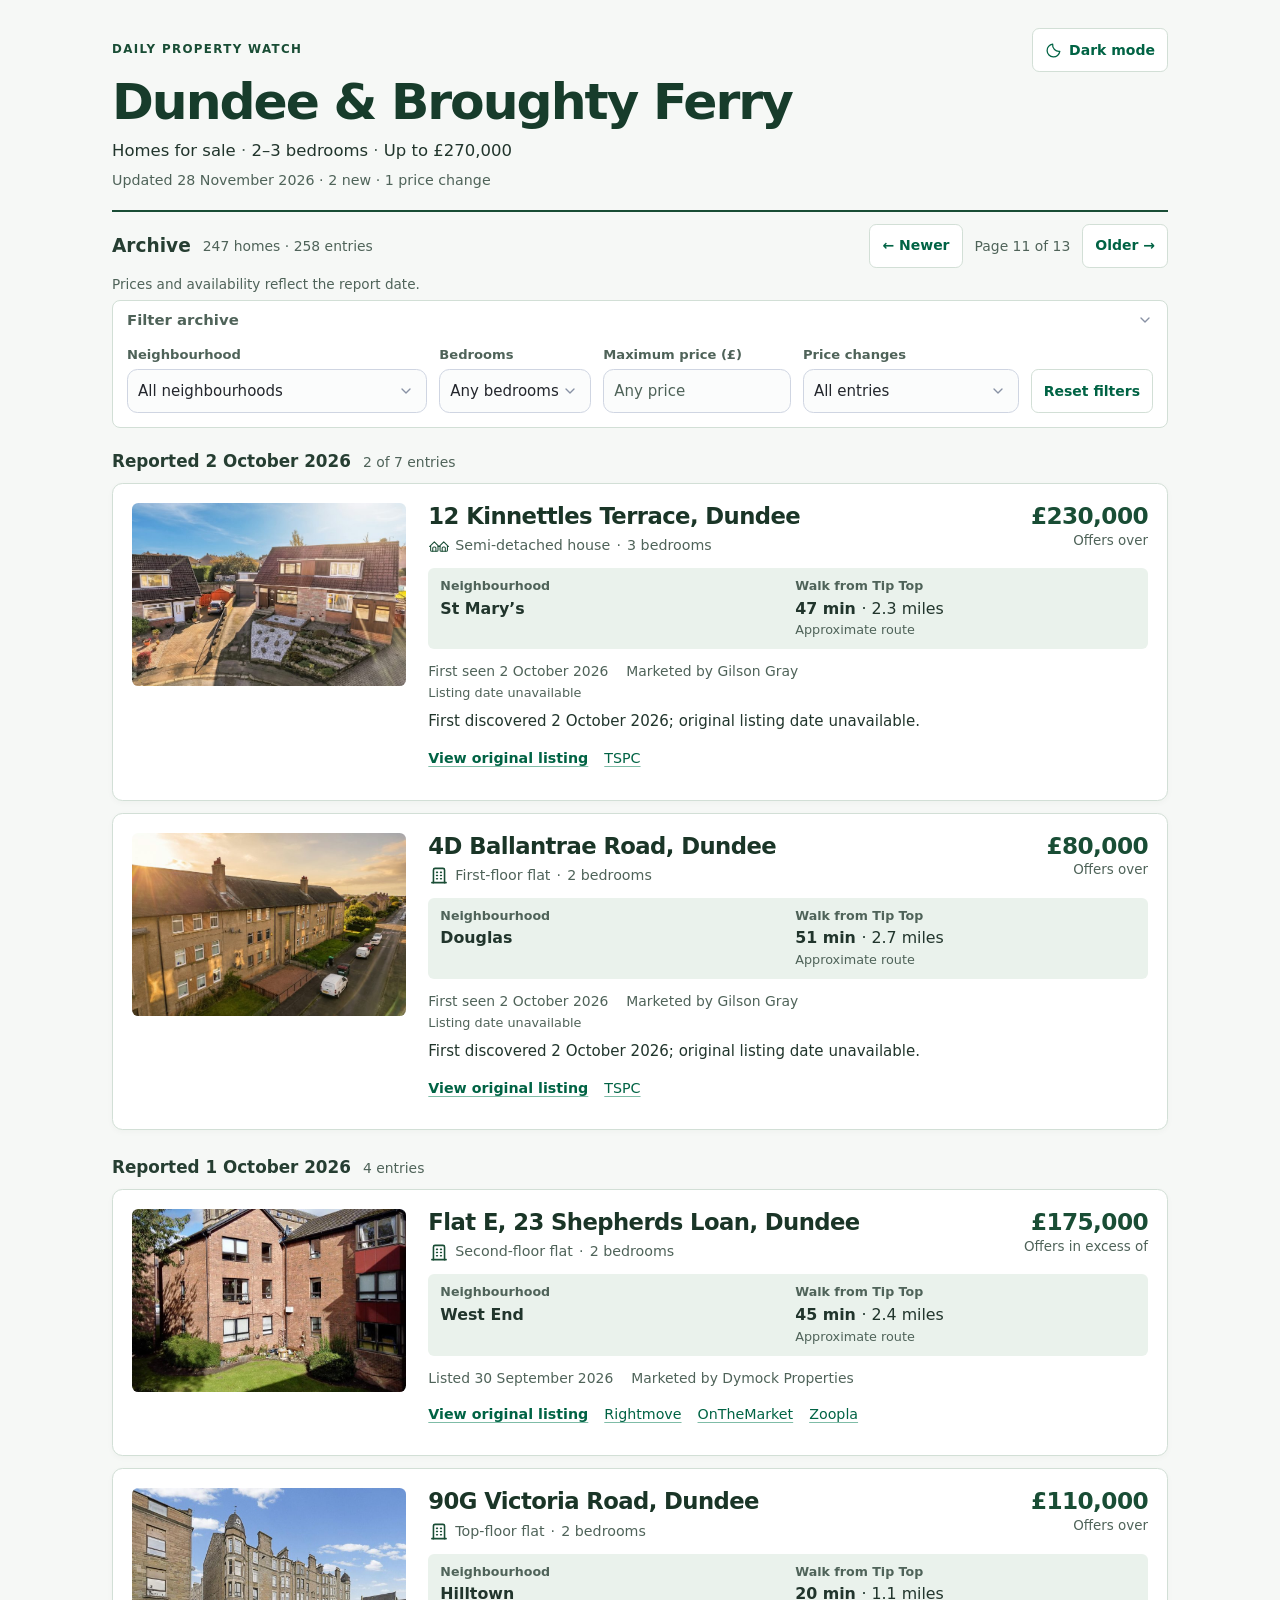
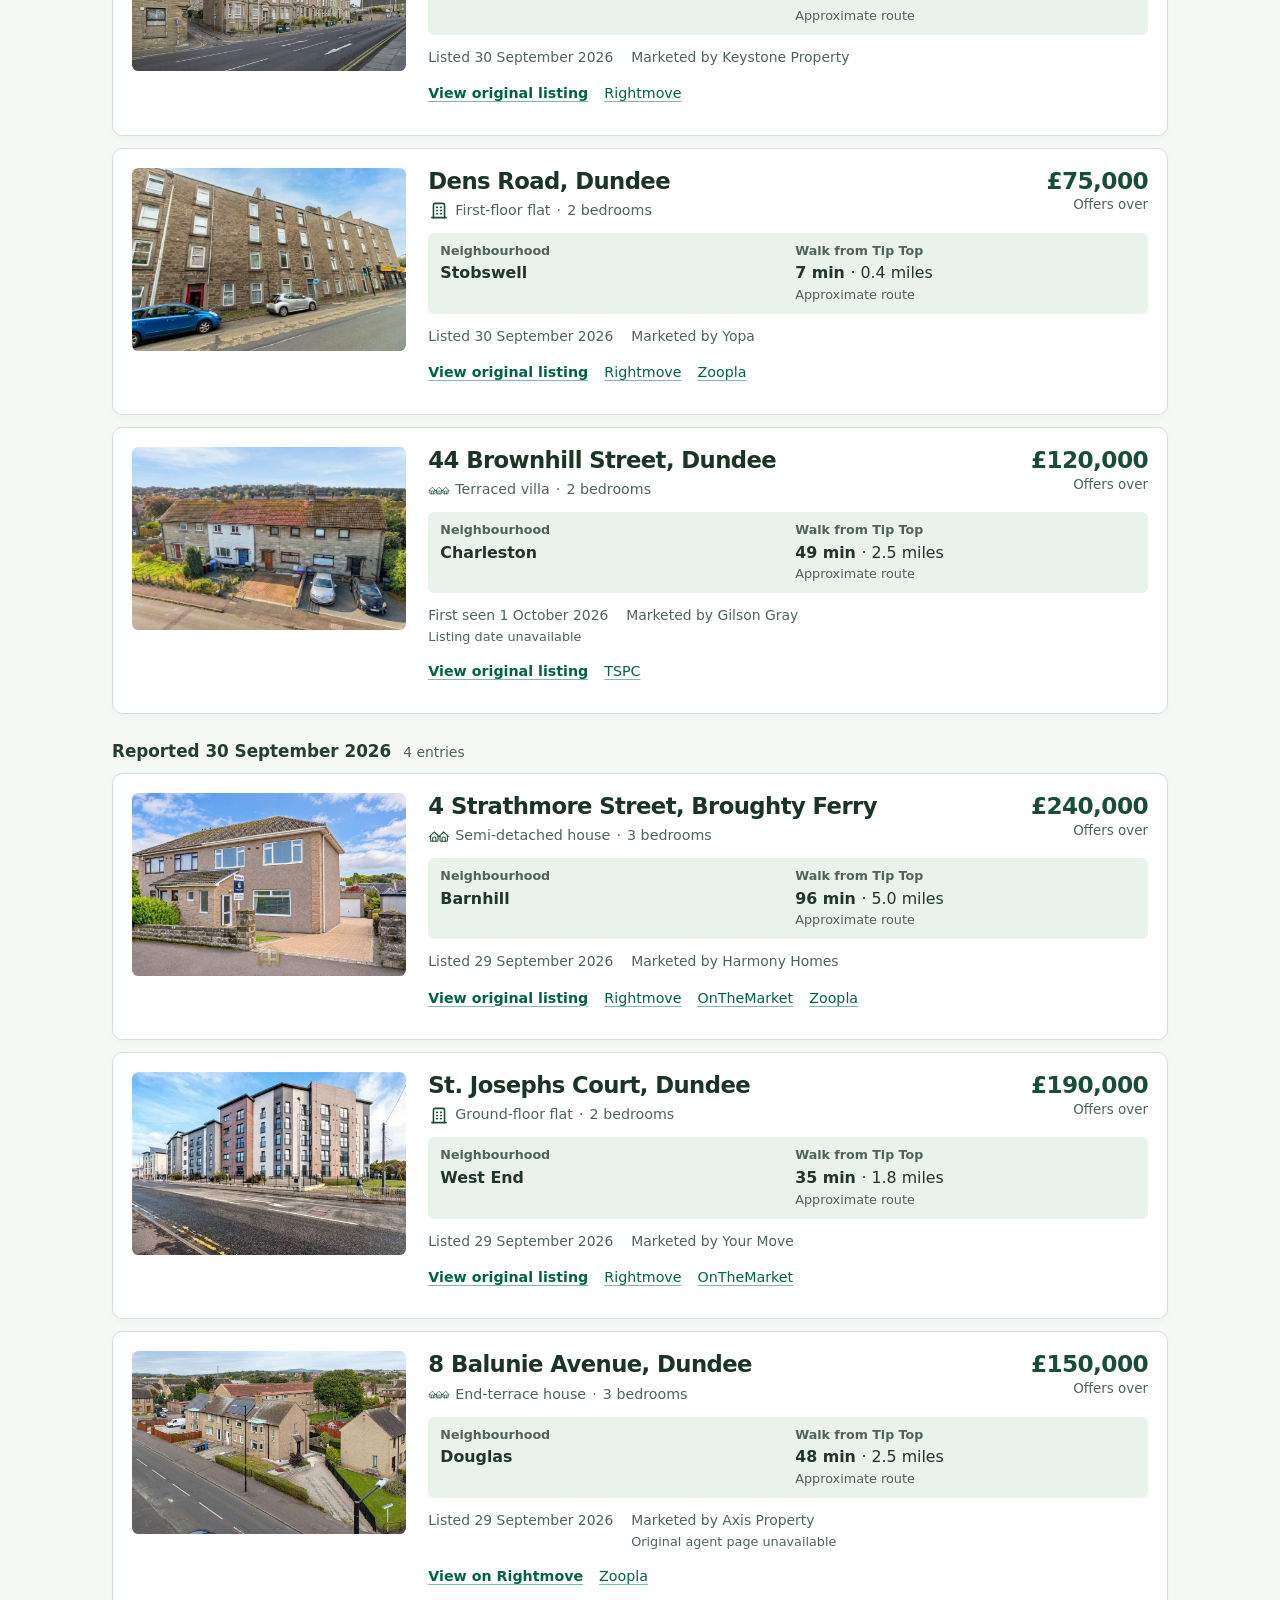
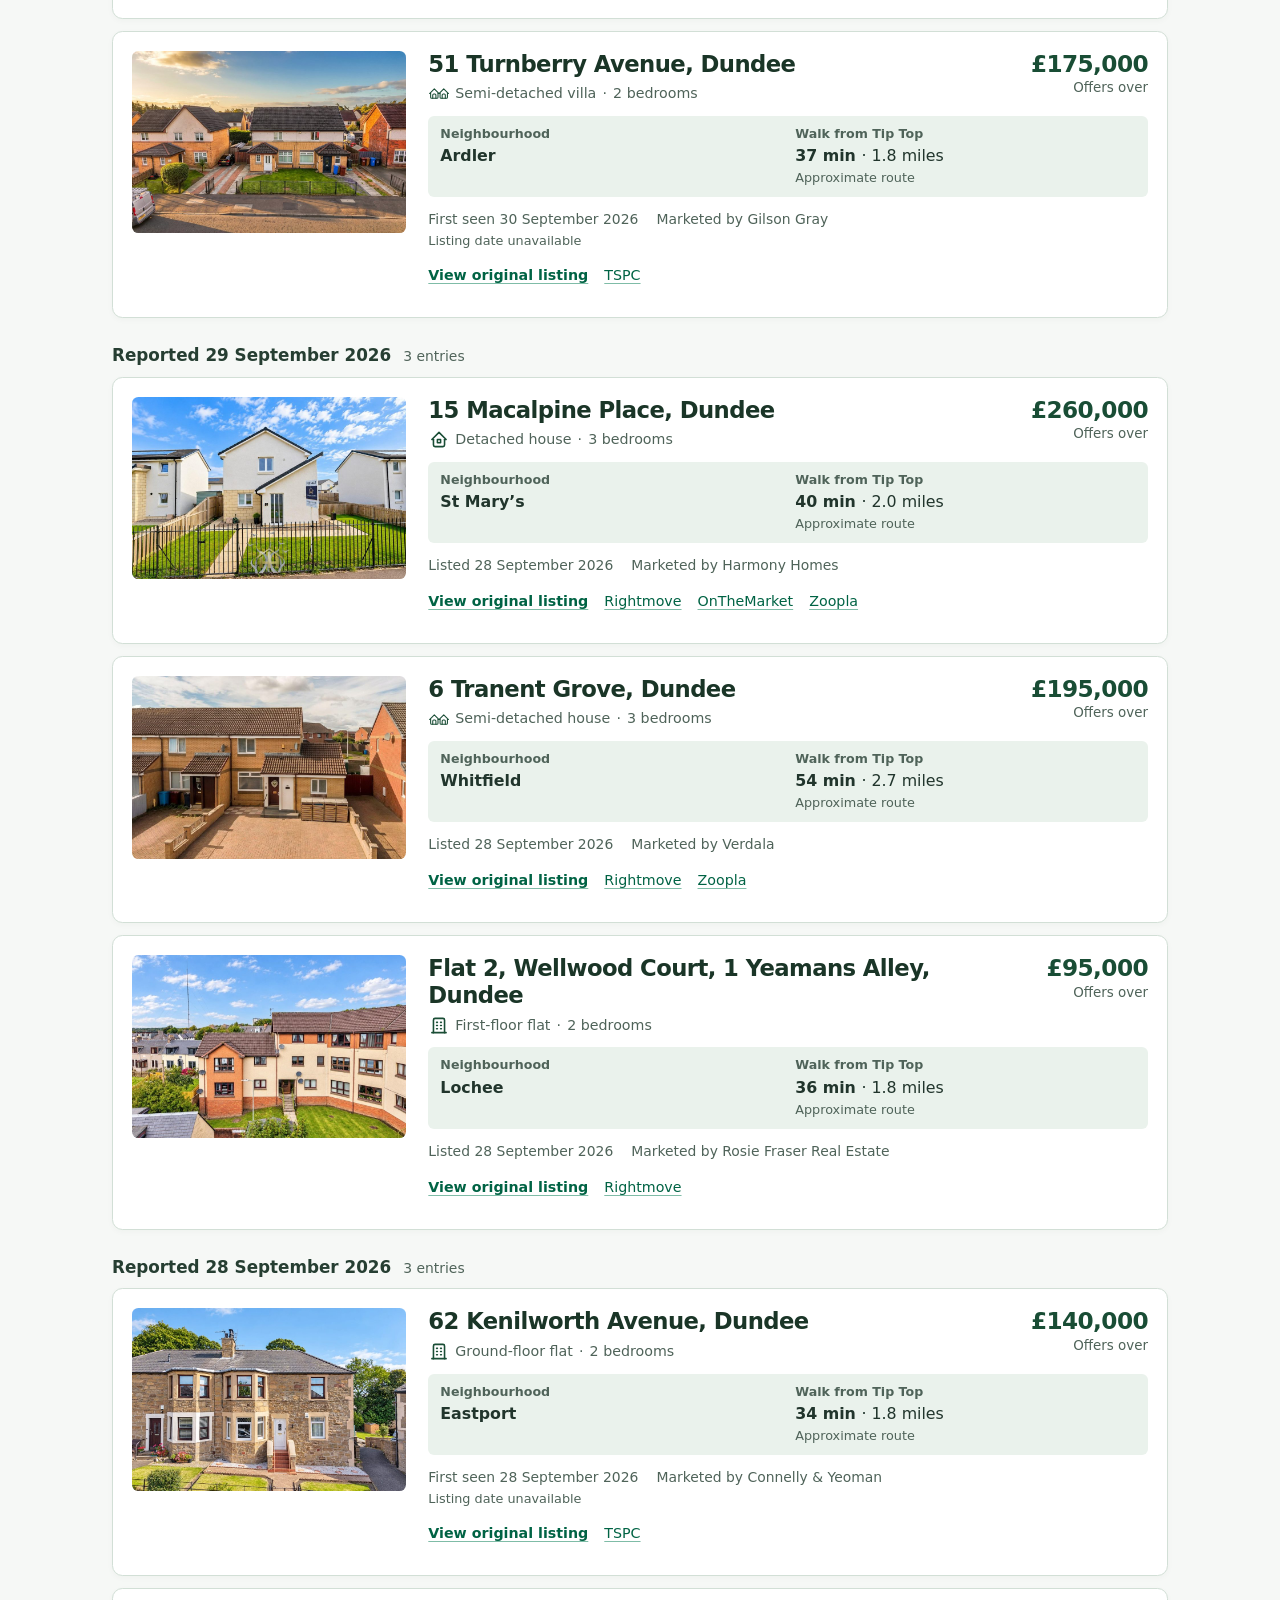
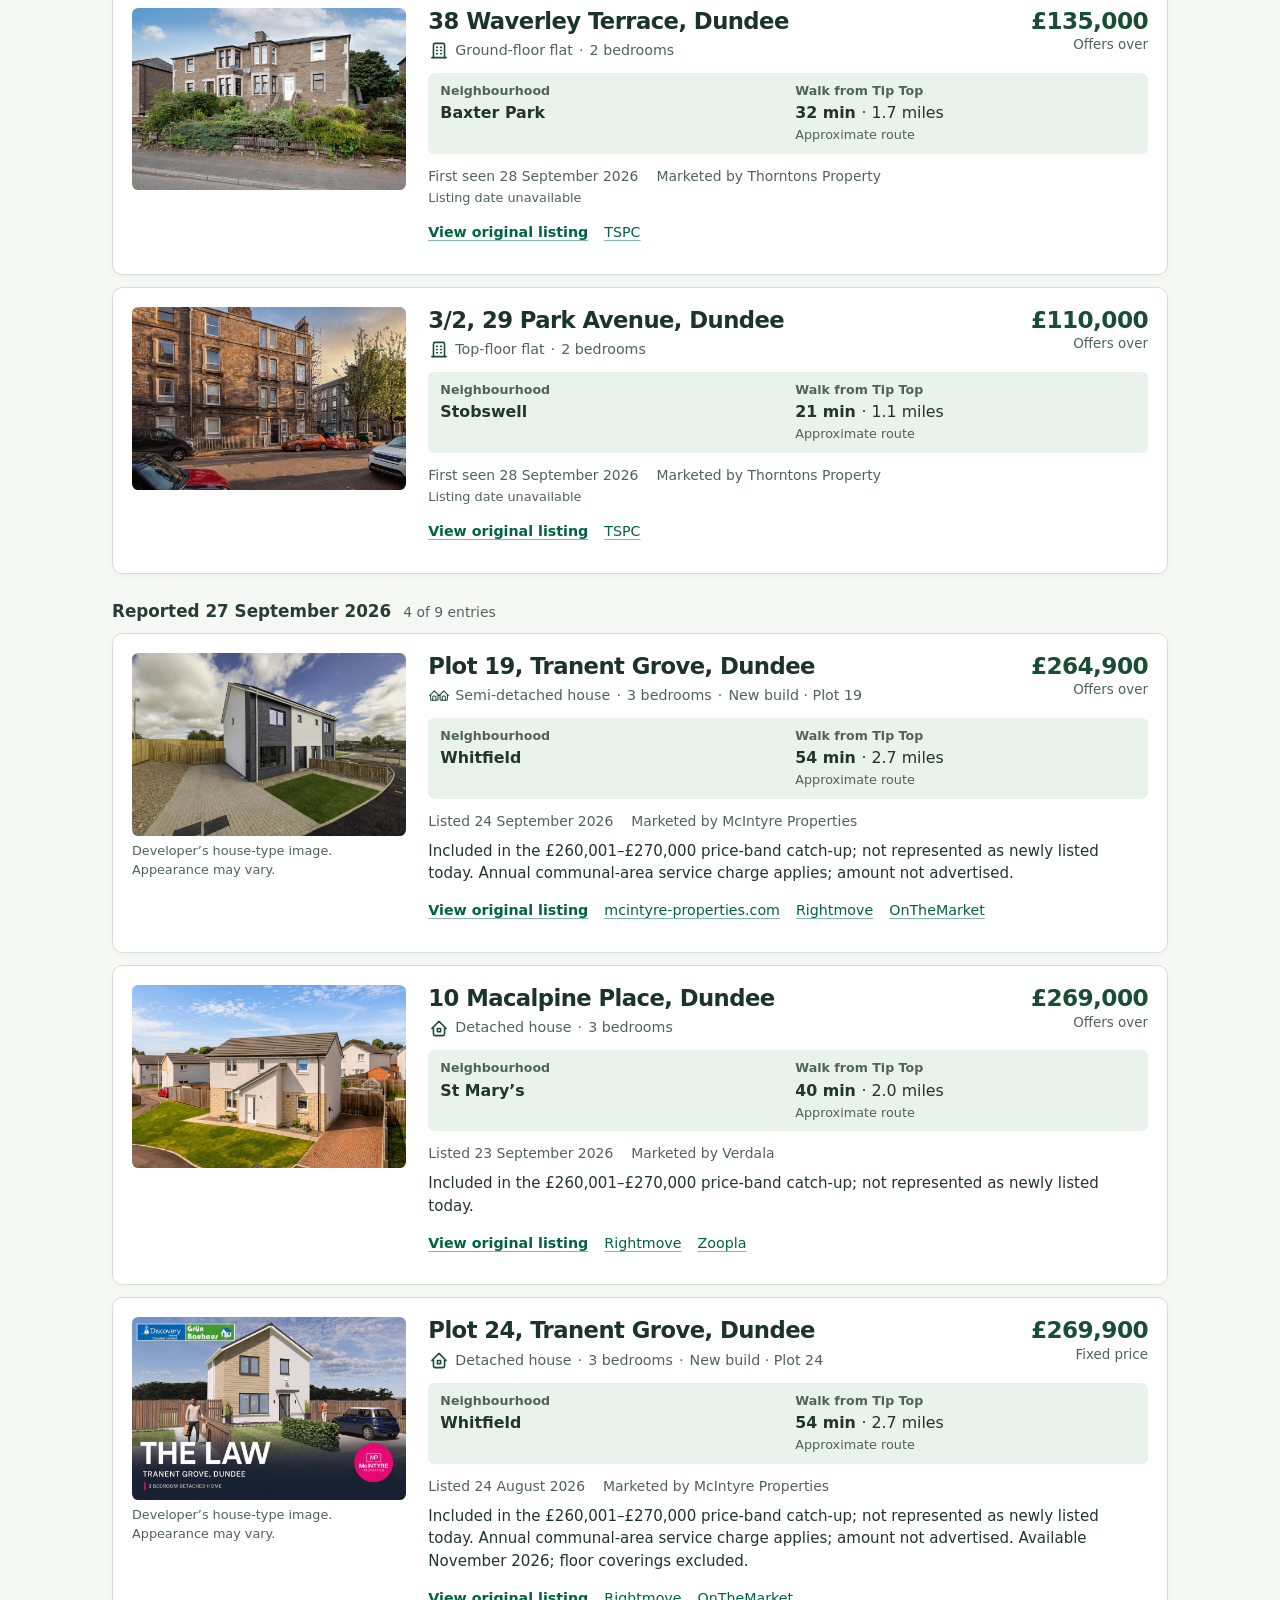
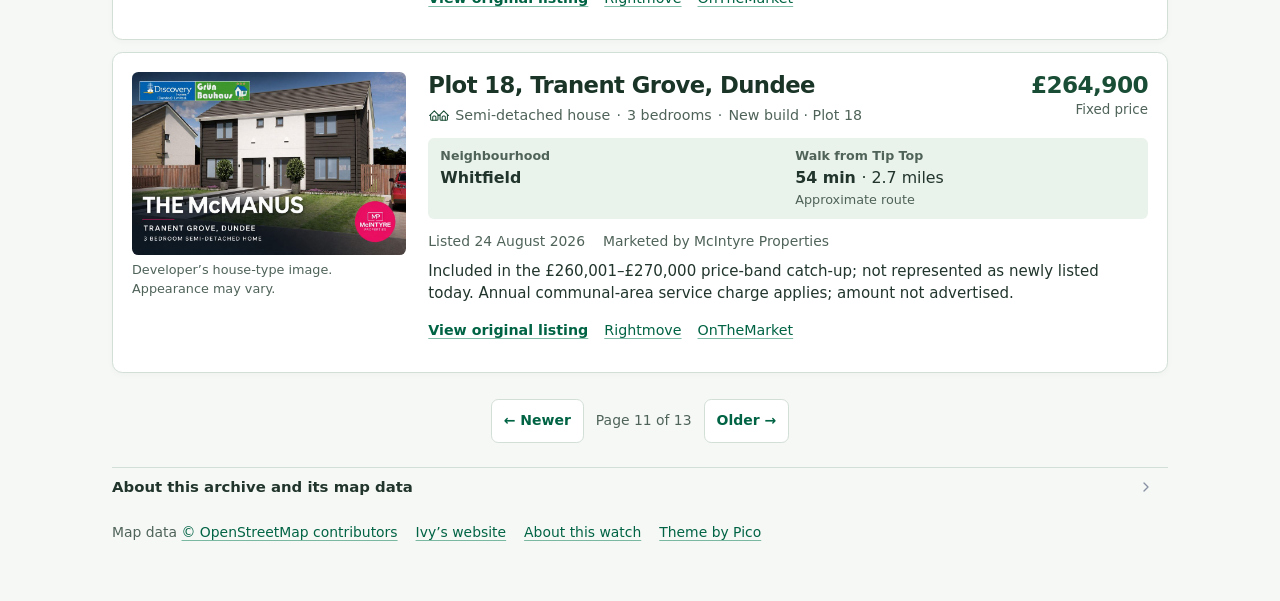
<file: page-11.html>
<!doctype html>
<html lang="en-GB" data-theme="light">
  <head>
    <meta charset="utf-8">
    <meta name="viewport" content="width=device-width, initial-scale=1">
    <meta name="robots" content="noindex,follow">
    <meta name="theme-color" content="#147d59">
    <meta name="description" content="A daily archive of homes for sale in Dundee and Broughty Ferry with 2–3 bedrooms and advertised prices up to £270,000.">
    <title>Dundee property watch · Page 11</title>
    <link rel="icon" href="assets/favicon.svg" type="image/svg+xml">
    <script src="assets/theme.js?v=870e5515ad174629"></script>
    <link rel="stylesheet" href="assets/pico.jade.min.css?v=dc3885c4785f04e3">
    <link rel="stylesheet" href="assets/report.css?v=8f64a7f69e3fd281">
    <script defer src="assets/archive.js?v=9dd3be0c944e0953"></script>
  </head>
  <body>
    <a class="skip-link" href="#properties">Skip to properties</a>
    <main class="container">
      <header class="masthead">
        <div class="masthead-top">
          <p class="eyebrow">Daily property watch</p>
          <button id="theme-toggle" class="theme-toggle" type="button" aria-pressed="false" hidden>
            <svg viewBox="0 0 24 24" fill="none" stroke="currentColor" stroke-width="1.8" stroke-linecap="round" stroke-linejoin="round" aria-hidden="true">
              <path d="M20.9 13.2A9 9 0 0 1 10.8 3.1 9 9 0 1 0 20.9 13.2Z"/>
            </svg>
            <span>Dark mode</span>
          </button>
        </div>
        <h1>Dundee &amp; Broughty Ferry</h1>
        <p class="criteria">Homes for sale <span>·</span> 2–3 bedrooms <span>·</span> Up to £270,000</p>
        <p class="update">Updated <time datetime="2026-11-28">28 November 2026</time> <span>· 2 new · 1 price change</span></p>
      </header>
      <div class="archive-tools">
        <div class="archive-title">
          <h2>Archive</h2>
          <p>247 homes · 258 entries</p>
        </div>
        <nav class="pagination" aria-label="Property pages">
          <a href="page-10.html" rel="prev">← Newer</a>
          <span>Page 11 of 13</span>
          <a href="page-12.html" rel="next">Older →</a>
        </nav>
        <p class="archive-note">Prices and availability reflect the report date.</p>
        <div id="archive-filters" class="archive-filters" data-page="11" data-pages="13" data-total="258" data-version="451695fd3c8bae94" hidden>
          <details class="filter-panel">
            <summary>Filter archive <span class="filter-active-count" hidden></span></summary>
            <form class="filter-fields" aria-label="Filter archive" aria-controls="properties">
              <label class="filter-field">
                <span class="filter-label">Neighbourhood</span>
                <select name="area">
                  <option value="">All neighbourhoods</option>
                  <option value="ardler">Ardler</option>
                  <option value="balgay">Balgay</option>
                  <option value="balgillo">Balgillo</option>
                  <option value="ballumbie">Ballumbie</option>
                  <option value="barnhill">Barnhill</option>
                  <option value="baxter park">Baxter Park</option>
                  <option value="broughty ferry">Broughty Ferry</option>
                  <option value="central broughty ferry">Central Broughty Ferry</option>
                  <option value="central ferry">Central Ferry</option>
                  <option value="charleston">Charleston</option>
                  <option value="city centre">City Centre</option>
                  <option value="city quay">City Quay</option>
                  <option value="city-centre">city-centre</option>
                  <option value="claypotts">Claypotts</option>
                  <option value="clepington">Clepington</option>
                  <option value="coldside">Coldside</option>
                  <option value="craigiebank">Craigiebank</option>
                  <option value="douglas">Douglas</option>
                  <option value="downfield">Downfield</option>
                  <option value="dryburgh">Dryburgh</option>
                  <option value="dundee">Dundee</option>
                  <option value="dykes of gray">Dykes of Gray</option>
                  <option value="eastport">Eastport</option>
                  <option value="fairmuir">Fairmuir</option>
                  <option value="fintry">Fintry</option>
                  <option value="hilltown">Hilltown</option>
                  <option value="hilltown / law">Hilltown / Law</option>
                  <option value="kirkton">Kirkton</option>
                  <option value="law">Law</option>
                  <option value="linlathen">Linlathen</option>
                  <option value="lochee">Lochee</option>
                  <option value="lochee east">Lochee East</option>
                  <option value="maryfield">Maryfield</option>
                  <option value="menzieshill">Menzieshill</option>
                  <option value="mid craigie">Mid Craigie</option>
                  <option value="north-west of dundee">north-west of Dundee</option>
                  <option value="panmurefield">Panmurefield</option>
                  <option value="pitkerro">Pitkerro</option>
                  <option value="riverside">Riverside</option>
                  <option value="st mary’s">St Mary’s</option>
                  <option value="stobswell">Stobswell</option>
                  <option value="strathmartine">Strathmartine</option>
                  <option value="the glens">The Glens</option>
                  <option value="west end">West End</option>
                  <option value="west ferry">West Ferry</option>
                  <option value="west ferry / broughty ferry">West Ferry / Broughty Ferry</option>
                  <option value="whitfield">Whitfield</option>
                  <option value="woodside">Woodside</option>
                  <option value="neighbourhood unconfirmed">Neighbourhood unconfirmed</option>
                </select>
              </label>
              <label class="filter-field">
                <span class="filter-label">Bedrooms</span>
                <select name="beds">
                  <option value="">Any bedrooms</option>
                  <option value="2">2 bedrooms</option>
                  <option value="3">3 bedrooms</option>
                </select>
              </label>
              <label class="filter-field">
                <span class="filter-label">Maximum price (£)</span>
                <input type="number" name="price" inputmode="numeric" min="0" step="1" placeholder="Any price">
              </label>
              <label class="filter-field">
                <span class="filter-label">Price changes</span>
                <select name="change">
                  <option value="">All entries</option>
                  <option value="changed">All price changes</option>
                  <option value="reduced">Price reductions</option>
                  <option value="increased">Price increases</option>
                </select>
              </label>
              <div class="filter-actions">
                <button class="filter-reset" type="reset">Reset filters</button>
              </div>
            </form>
          </details>
          <div class="filter-feedback">
            <p id="filter-status" class="filter-status" role="status" aria-atomic="true"></p>
            <button type="button" class="filter-retry" hidden>Retry</button>
          </div>
        </div>
      </div>
      <div id="properties" tabindex="-1">
        <section class="report-day" data-day="2026-10-02">
          <div class="day-heading">
            <h2>Reported <time datetime="2026-10-02">2 October 2026</time></h2>
            <span data-day-count>2 of 7 entries</span>
          </div>
          <div data-cards>
            <article class="property-card has-photo" data-area="st mary’s" data-beds="3" data-price="230000" data-change="">
              <div class="card-heading">
                <div class="identity">
                  <h3>12 Kinnettles Terrace, Dundee</h3>
                  <div class="property-summary">
                    <span class="property-type type-semi"><svg viewBox="0 0 28 24" fill="none" stroke="currentColor" stroke-width="2" stroke-linecap="round" stroke-linejoin="round" aria-hidden="true" focusable="false"><g transform="translate(0 4) scale(.67)"><path d="M5 12l-2 0l9 -9l9 9l-2 0" /><path d="M5 12v7a2 2 0 0 0 2 2h10a2 2 0 0 0 2 -2v-7" /><path d="M9 21v-6a2 2 0 0 1 2 -2h2a2 2 0 0 1 2 2v6" /></g><g transform="translate(12 4) scale(.67)"><path d="M5 12l-2 0l9 -9l9 9l-2 0" /><path d="M5 12v7a2 2 0 0 0 2 2h10a2 2 0 0 0 2 -2v-7" /><path d="M9 21v-6a2 2 0 0 1 2 -2h2a2 2 0 0 1 2 2v6" /></g></svg><span>Semi-detached house</span></span>
                    <span>3 bedrooms</span>
                  </div>
                </div>
                <div class="asking">
                  <span class="price">£230,000</span>
                  <span class="qualifier">Offers over</span>
                </div>
              </div>
              <dl class="property-location">
                <div class="area">
                  <dt>Neighbourhood</dt>
                  <dd>St Mary’s</dd>
                </div>
                <div class="walking">
                  <dt>Walk from Tip Top</dt>
                  <dd>47 min <span class="distance">· 2.3 miles</span><small>Approximate route</small></dd>
                </div>
              </dl>
              <figure class="photo">
                <a href="https://gilsongray.co.uk/property/kinnettles-terrace-P296665-266" aria-label="View listing for 12 Kinnettles Terrace, Dundee">
                  <img src="images/76ce9b3b7f5a6f43346f20ec8f1567b35ecec96828a32250c9418d7fb5d23349.jpg" alt="12 Kinnettles Terrace, Dundee" loading="lazy" decoding="async" width="640" height="427"
                       onerror="this.closest('article').classList.remove('has-photo');this.closest('figure').remove()">
                </a>
              </figure>
              <div class="card-detail">
                <div class="listing-meta">
                  <p class="date">First seen <time datetime="2026-10-02">2 October 2026</time><span class="date-note">Listing date unavailable</span></p>
                  <p class="agent">Marketed by Gilson Gray</p>
                </div>
                <p class="notes">First discovered 2 October 2026; original listing date unavailable.</p>
                <nav class="links" aria-label="Listings for 12 Kinnettles Terrace, Dundee">
                  <a class="original" href="https://gilsongray.co.uk/property/kinnettles-terrace-P296665-266" rel="noopener noreferrer">View original listing</a>
                  <a href="https://tspc.co.uk/property/3-Bed-Semi-Detached-Villa-For-Sale-12-Kinnettles-Terrace-Dundee-DD3-9RH/" rel="noopener noreferrer">TSPC</a>
                </nav>
              </div>
            </article>
            <article class="property-card has-photo" data-area="douglas" data-beds="2" data-price="80000" data-change="">
              <div class="card-heading">
                <div class="identity">
                  <h3>4D Ballantrae Road, Dundee</h3>
                  <div class="property-summary">
                    <span class="property-type type-flat"><svg viewBox="0 0 24 24" fill="none" stroke="currentColor" stroke-width="2" stroke-linecap="round" stroke-linejoin="round" aria-hidden="true" focusable="false"><path d="M3 21l18 0" /><path d="M9 8l1 0" /><path d="M9 12l1 0" /><path d="M9 16l1 0" /><path d="M14 8l1 0" /><path d="M14 12l1 0" /><path d="M14 16l1 0" /><path d="M5 21v-16a2 2 0 0 1 2 -2h10a2 2 0 0 1 2 2v16" /></svg><span>First-floor flat</span></span>
                    <span>2 bedrooms</span>
                  </div>
                </div>
                <div class="asking">
                  <span class="price">£80,000</span>
                  <span class="qualifier">Offers over</span>
                </div>
              </div>
              <dl class="property-location">
                <div class="area">
                  <dt>Neighbourhood</dt>
                  <dd>Douglas</dd>
                </div>
                <div class="walking">
                  <dt>Walk from Tip Top</dt>
                  <dd>51 min <span class="distance">· 2.7 miles</span><small>Approximate route</small></dd>
                </div>
              </dl>
              <figure class="photo">
                <a href="https://gilsongray.co.uk/property/ballantrae-road-P295176-266" aria-label="View listing for 4D Ballantrae Road, Dundee">
                  <img src="images/be78cd75914d994aaed1687303dc6574e08fcf58db7bd980bf02824d6c6af72e.jpg" alt="4D Ballantrae Road, Dundee" loading="lazy" decoding="async" width="640" height="427"
                       onerror="this.closest('article').classList.remove('has-photo');this.closest('figure').remove()">
                </a>
              </figure>
              <div class="card-detail">
                <div class="listing-meta">
                  <p class="date">First seen <time datetime="2026-10-02">2 October 2026</time><span class="date-note">Listing date unavailable</span></p>
                  <p class="agent">Marketed by Gilson Gray</p>
                </div>
                <p class="notes">First discovered 2 October 2026; original listing date unavailable.</p>
                <nav class="links" aria-label="Listings for 4D Ballantrae Road, Dundee">
                  <a class="original" href="https://gilsongray.co.uk/property/ballantrae-road-P295176-266" rel="noopener noreferrer">View original listing</a>
                  <a href="https://tspc.co.uk/property/2-Bed-First-Floor-Flat-For-Sale-4D-Ballantrae-Road-Dundee-DD4-8PN/" rel="noopener noreferrer">TSPC</a>
                </nav>
              </div>
            </article>
          </div>
        </section>
        <section class="report-day" data-day="2026-10-01">
          <div class="day-heading">
            <h2>Reported <time datetime="2026-10-01">1 October 2026</time></h2>
            <span data-day-count>4 entries</span>
          </div>
          <div data-cards>
            <article class="property-card has-photo" data-area="west end" data-beds="2" data-price="175000" data-change="">
              <div class="card-heading">
                <div class="identity">
                  <h3>Flat E, 23 Shepherds Loan, Dundee</h3>
                  <div class="property-summary">
                    <span class="property-type type-flat"><svg viewBox="0 0 24 24" fill="none" stroke="currentColor" stroke-width="2" stroke-linecap="round" stroke-linejoin="round" aria-hidden="true" focusable="false"><path d="M3 21l18 0" /><path d="M9 8l1 0" /><path d="M9 12l1 0" /><path d="M9 16l1 0" /><path d="M14 8l1 0" /><path d="M14 12l1 0" /><path d="M14 16l1 0" /><path d="M5 21v-16a2 2 0 0 1 2 -2h10a2 2 0 0 1 2 2v16" /></svg><span>Second-floor flat</span></span>
                    <span>2 bedrooms</span>
                  </div>
                </div>
                <div class="asking">
                  <span class="price">£175,000</span>
                  <span class="qualifier">Offers in excess of</span>
                </div>
              </div>
              <dl class="property-location">
                <div class="area">
                  <dt>Neighbourhood</dt>
                  <dd>West End</dd>
                </div>
                <div class="walking">
                  <dt>Walk from Tip Top</dt>
                  <dd>45 min <span class="distance">· 2.4 miles</span><small>Approximate route</small></dd>
                </div>
              </dl>
              <figure class="photo">
                <a href="https://dymockproperties.com/property?id=1010-0647-cba8-22ad&amp;type=sale" aria-label="View listing for Flat E, 23 Shepherds Loan, Dundee">
                  <img src="images/2ff03c9d7838040a2877249a8e0b6790be63d62d7827cc5233a8e79cac3f9e85.jpg" alt="Flat E, 23 Shepherds Loan, Dundee" loading="lazy" decoding="async" width="640" height="427"
                       onerror="this.closest('article').classList.remove('has-photo');this.closest('figure').remove()">
                </a>
              </figure>
              <div class="card-detail">
                <div class="listing-meta">
                  <p class="date">Listed <time datetime="2026-09-30">30 September 2026</time></p>
                  <p class="agent">Marketed by Dymock Properties</p>
                </div>
                <nav class="links" aria-label="Listings for Flat E, 23 Shepherds Loan, Dundee">
                  <a class="original" href="https://dymockproperties.com/property?id=1010-0647-cba8-22ad&amp;type=sale" rel="noopener noreferrer">View original listing</a>
                  <a href="https://www.rightmove.co.uk/properties/93739536" rel="noopener noreferrer">Rightmove</a>
                  <a href="https://www.onthemarket.com/details/20441217/" rel="noopener noreferrer">OnTheMarket</a>
                  <a href="https://www.zoopla.co.uk/for-sale/details/74371650/" rel="noopener noreferrer">Zoopla</a>
                </nav>
              </div>
            </article>
            <article class="property-card has-photo" data-area="hilltown" data-beds="2" data-price="110000" data-change="">
              <div class="card-heading">
                <div class="identity">
                  <h3>90G Victoria Road, Dundee</h3>
                  <div class="property-summary">
                    <span class="property-type type-flat"><svg viewBox="0 0 24 24" fill="none" stroke="currentColor" stroke-width="2" stroke-linecap="round" stroke-linejoin="round" aria-hidden="true" focusable="false"><path d="M3 21l18 0" /><path d="M9 8l1 0" /><path d="M9 12l1 0" /><path d="M9 16l1 0" /><path d="M14 8l1 0" /><path d="M14 12l1 0" /><path d="M14 16l1 0" /><path d="M5 21v-16a2 2 0 0 1 2 -2h10a2 2 0 0 1 2 2v16" /></svg><span>Top-floor flat</span></span>
                    <span>2 bedrooms</span>
                  </div>
                </div>
                <div class="asking">
                  <span class="price">£110,000</span>
                  <span class="qualifier">Offers over</span>
                </div>
              </div>
              <dl class="property-location">
                <div class="area">
                  <dt>Neighbourhood</dt>
                  <dd>Hilltown</dd>
                </div>
                <div class="walking">
                  <dt>Walk from Tip Top</dt>
                  <dd>20 min <span class="distance">· 1.1 miles</span><small>Approximate route</small></dd>
                </div>
              </dl>
              <figure class="photo">
                <a href="https://www.thekeystoneproperty.com/property/236/" aria-label="View listing for 90G Victoria Road, Dundee">
                  <img src="images/a0530cbf8cac216b3992d0b99d623772701d2a8c129e5081e73eb0ff109f322a.jpg" alt="90G Victoria Road, Dundee" loading="lazy" decoding="async" width="640" height="427"
                       onerror="this.closest('article').classList.remove('has-photo');this.closest('figure').remove()">
                </a>
              </figure>
              <div class="card-detail">
                <div class="listing-meta">
                  <p class="date">Listed <time datetime="2026-09-30">30 September 2026</time></p>
                  <p class="agent">Marketed by Keystone Property</p>
                </div>
                <nav class="links" aria-label="Listings for 90G Victoria Road, Dundee">
                  <a class="original" href="https://www.thekeystoneproperty.com/property/236/" rel="noopener noreferrer">View original listing</a>
                  <a href="https://www.rightmove.co.uk/properties/93737400" rel="noopener noreferrer">Rightmove</a>
                </nav>
              </div>
            </article>
            <article class="property-card has-photo" data-area="stobswell" data-beds="2" data-price="75000" data-change="">
              <div class="card-heading">
                <div class="identity">
                  <h3>Dens Road, Dundee</h3>
                  <div class="property-summary">
                    <span class="property-type type-flat"><svg viewBox="0 0 24 24" fill="none" stroke="currentColor" stroke-width="2" stroke-linecap="round" stroke-linejoin="round" aria-hidden="true" focusable="false"><path d="M3 21l18 0" /><path d="M9 8l1 0" /><path d="M9 12l1 0" /><path d="M9 16l1 0" /><path d="M14 8l1 0" /><path d="M14 12l1 0" /><path d="M14 16l1 0" /><path d="M5 21v-16a2 2 0 0 1 2 -2h10a2 2 0 0 1 2 2v16" /></svg><span>First-floor flat</span></span>
                    <span>2 bedrooms</span>
                  </div>
                </div>
                <div class="asking">
                  <span class="price">£75,000</span>
                  <span class="qualifier">Offers over</span>
                </div>
              </div>
              <dl class="property-location">
                <div class="area">
                  <dt>Neighbourhood</dt>
                  <dd>Stobswell</dd>
                </div>
                <div class="walking">
                  <dt>Walk from Tip Top</dt>
                  <dd>7 min <span class="distance">· 0.4 miles</span><small>Approximate route</small></dd>
                </div>
              </dl>
              <figure class="photo">
                <a href="https://www.yopa.co.uk/properties/details/515171" aria-label="View listing for Dens Road, Dundee">
                  <img src="images/6988dc2616dbf754c5477afa9ce73e980a04f57db543bce555a6a1511a4e4aed.jpg" alt="Dens Road, Dundee" loading="lazy" decoding="async" width="640" height="427"
                       onerror="this.closest('article').classList.remove('has-photo');this.closest('figure').remove()">
                </a>
              </figure>
              <div class="card-detail">
                <div class="listing-meta">
                  <p class="date">Listed <time datetime="2026-09-30">30 September 2026</time></p>
                  <p class="agent">Marketed by Yopa</p>
                </div>
                <nav class="links" aria-label="Listings for Dens Road, Dundee">
                  <a class="original" href="https://www.yopa.co.uk/properties/details/515171" rel="noopener noreferrer">View original listing</a>
                  <a href="https://www.rightmove.co.uk/properties/93749124" rel="noopener noreferrer">Rightmove</a>
                  <a href="https://www.zoopla.co.uk/for-sale/details/74373546/" rel="noopener noreferrer">Zoopla</a>
                </nav>
              </div>
            </article>
            <article class="property-card has-photo" data-area="charleston" data-beds="2" data-price="120000" data-change="">
              <div class="card-heading">
                <div class="identity">
                  <h3>44 Brownhill Street, Dundee</h3>
                  <div class="property-summary">
                    <span class="property-type type-terrace"><svg viewBox="0 0 30 24" fill="none" stroke="currentColor" stroke-width="2" stroke-linecap="round" stroke-linejoin="round" aria-hidden="true" focusable="false"><g transform="translate(0 6) scale(.5)"><path d="M5 12l-2 0l9 -9l9 9l-2 0" /><path d="M5 12v7a2 2 0 0 0 2 2h10a2 2 0 0 0 2 -2v-7" /><path d="M9 21v-6a2 2 0 0 1 2 -2h2a2 2 0 0 1 2 2v6" /></g><g transform="translate(9 6) scale(.5)"><path d="M5 12l-2 0l9 -9l9 9l-2 0" /><path d="M5 12v7a2 2 0 0 0 2 2h10a2 2 0 0 0 2 -2v-7" /><path d="M9 21v-6a2 2 0 0 1 2 -2h2a2 2 0 0 1 2 2v6" /></g><g transform="translate(18 6) scale(.5)"><path d="M5 12l-2 0l9 -9l9 9l-2 0" /><path d="M5 12v7a2 2 0 0 0 2 2h10a2 2 0 0 0 2 -2v-7" /><path d="M9 21v-6a2 2 0 0 1 2 -2h2a2 2 0 0 1 2 2v6" /></g></svg><span>Terraced villa</span></span>
                    <span>2 bedrooms</span>
                  </div>
                </div>
                <div class="asking">
                  <span class="price">£120,000</span>
                  <span class="qualifier">Offers over</span>
                </div>
              </div>
              <dl class="property-location">
                <div class="area">
                  <dt>Neighbourhood</dt>
                  <dd>Charleston</dd>
                </div>
                <div class="walking">
                  <dt>Walk from Tip Top</dt>
                  <dd>49 min <span class="distance">· 2.5 miles</span><small>Approximate route</small></dd>
                </div>
              </dl>
              <figure class="photo">
                <a href="https://gilsongray.co.uk/property/brownhill-street-P296060-266" aria-label="View listing for 44 Brownhill Street, Dundee">
                  <img src="images/edf2224aba9af252113cbb4eecf25153f2c3d60851e958698d296937c0b454c2.jpg" alt="44 Brownhill Street, Dundee" loading="lazy" decoding="async" width="640" height="427"
                       onerror="this.closest('article').classList.remove('has-photo');this.closest('figure').remove()">
                </a>
              </figure>
              <div class="card-detail">
                <div class="listing-meta">
                  <p class="date">First seen <time datetime="2026-10-01">1 October 2026</time><span class="date-note">Listing date unavailable</span></p>
                  <p class="agent">Marketed by Gilson Gray</p>
                </div>
                <nav class="links" aria-label="Listings for 44 Brownhill Street, Dundee">
                  <a class="original" href="https://gilsongray.co.uk/property/brownhill-street-P296060-266" rel="noopener noreferrer">View original listing</a>
                  <a href="https://tspc.co.uk/property/2-Bed-Terraced-Villa-For-Sale-44-Brownhill-Street-Dundee-DD2-4JT/" rel="noopener noreferrer">TSPC</a>
                </nav>
              </div>
            </article>
          </div>
        </section>
        <section class="report-day" data-day="2026-09-30">
          <div class="day-heading">
            <h2>Reported <time datetime="2026-09-30">30 September 2026</time></h2>
            <span data-day-count>4 entries</span>
          </div>
          <div data-cards>
            <article class="property-card has-photo" data-area="barnhill" data-beds="3" data-price="240000" data-change="">
              <div class="card-heading">
                <div class="identity">
                  <h3>4 Strathmore Street, Broughty Ferry</h3>
                  <div class="property-summary">
                    <span class="property-type type-semi"><svg viewBox="0 0 28 24" fill="none" stroke="currentColor" stroke-width="2" stroke-linecap="round" stroke-linejoin="round" aria-hidden="true" focusable="false"><g transform="translate(0 4) scale(.67)"><path d="M5 12l-2 0l9 -9l9 9l-2 0" /><path d="M5 12v7a2 2 0 0 0 2 2h10a2 2 0 0 0 2 -2v-7" /><path d="M9 21v-6a2 2 0 0 1 2 -2h2a2 2 0 0 1 2 2v6" /></g><g transform="translate(12 4) scale(.67)"><path d="M5 12l-2 0l9 -9l9 9l-2 0" /><path d="M5 12v7a2 2 0 0 0 2 2h10a2 2 0 0 0 2 -2v-7" /><path d="M9 21v-6a2 2 0 0 1 2 -2h2a2 2 0 0 1 2 2v6" /></g></svg><span>Semi-detached house</span></span>
                    <span>3 bedrooms</span>
                  </div>
                </div>
                <div class="asking">
                  <span class="price">£240,000</span>
                  <span class="qualifier">Offers over</span>
                </div>
              </div>
              <dl class="property-location">
                <div class="area">
                  <dt>Neighbourhood</dt>
                  <dd>Barnhill</dd>
                </div>
                <div class="walking">
                  <dt>Walk from Tip Top</dt>
                  <dd>96 min <span class="distance">· 5.0 miles</span><small>Approximate route</small></dd>
                </div>
              </dl>
              <figure class="photo">
                <a href="https://www.harmonyhomesestateagency.com/properties-for-sale/property/3567-strathmore-street-broughty-ferry-dundee" aria-label="View listing for 4 Strathmore Street, Broughty Ferry">
                  <img src="images/922b995811aaf7777ac589b37d2a77284706f169021e4ff5cdbbd73fa2c6b7d4.jpg" alt="4 Strathmore Street, Broughty Ferry" loading="lazy" decoding="async" width="640" height="427"
                       onerror="this.closest('article').classList.remove('has-photo');this.closest('figure').remove()">
                </a>
              </figure>
              <div class="card-detail">
                <div class="listing-meta">
                  <p class="date">Listed <time datetime="2026-09-29">29 September 2026</time></p>
                  <p class="agent">Marketed by Harmony Homes</p>
                </div>
                <nav class="links" aria-label="Listings for 4 Strathmore Street, Broughty Ferry">
                  <a class="original" href="https://www.harmonyhomesestateagency.com/properties-for-sale/property/3567-strathmore-street-broughty-ferry-dundee" rel="noopener noreferrer">View original listing</a>
                  <a href="https://www.rightmove.co.uk/properties/93717936" rel="noopener noreferrer">Rightmove</a>
                  <a href="https://www.onthemarket.com/details/20438305/" rel="noopener noreferrer">OnTheMarket</a>
                  <a href="https://www.zoopla.co.uk/for-sale/details/74368065/" rel="noopener noreferrer">Zoopla</a>
                </nav>
              </div>
            </article>
            <article class="property-card has-photo" data-area="west end" data-beds="2" data-price="190000" data-change="">
              <div class="card-heading">
                <div class="identity">
                  <h3>St. Josephs Court, Dundee</h3>
                  <div class="property-summary">
                    <span class="property-type type-flat"><svg viewBox="0 0 24 24" fill="none" stroke="currentColor" stroke-width="2" stroke-linecap="round" stroke-linejoin="round" aria-hidden="true" focusable="false"><path d="M3 21l18 0" /><path d="M9 8l1 0" /><path d="M9 12l1 0" /><path d="M9 16l1 0" /><path d="M14 8l1 0" /><path d="M14 12l1 0" /><path d="M14 16l1 0" /><path d="M5 21v-16a2 2 0 0 1 2 -2h10a2 2 0 0 1 2 2v16" /></svg><span>Ground-floor flat</span></span>
                    <span>2 bedrooms</span>
                  </div>
                </div>
                <div class="asking">
                  <span class="price">£190,000</span>
                  <span class="qualifier">Offers over</span>
                </div>
              </div>
              <dl class="property-location">
                <div class="area">
                  <dt>Neighbourhood</dt>
                  <dd>West End</dd>
                </div>
                <div class="walking">
                  <dt>Walk from Tip Top</dt>
                  <dd>35 min <span class="distance">· 1.8 miles</span><small>Approximate route</small></dd>
                </div>
              </dl>
              <figure class="photo">
                <a href="https://www.your-move.co.uk/property/flat-for-sale-st-josephs-court-dundee-dd1-id-dum260454" aria-label="View listing for St. Josephs Court, Dundee">
                  <img src="images/68208773b1fa336bac0ce951fd8387187de7071e59b7bd5beb1eeba599f75bad.jpg" alt="St. Josephs Court, Dundee" loading="lazy" decoding="async" width="640" height="427"
                       onerror="this.closest('article').classList.remove('has-photo');this.closest('figure').remove()">
                </a>
              </figure>
              <div class="card-detail">
                <div class="listing-meta">
                  <p class="date">Listed <time datetime="2026-09-29">29 September 2026</time></p>
                  <p class="agent">Marketed by Your Move</p>
                </div>
                <nav class="links" aria-label="Listings for St. Josephs Court, Dundee">
                  <a class="original" href="https://www.your-move.co.uk/property/flat-for-sale-st-josephs-court-dundee-dd1-id-dum260454" rel="noopener noreferrer">View original listing</a>
                  <a href="https://www.rightmove.co.uk/properties/93713262" rel="noopener noreferrer">Rightmove</a>
                  <a href="https://www.onthemarket.com/details/20437798/" rel="noopener noreferrer">OnTheMarket</a>
                </nav>
              </div>
            </article>
            <article class="property-card has-photo" data-area="douglas" data-beds="3" data-price="150000" data-change="">
              <div class="card-heading">
                <div class="identity">
                  <h3>8 Balunie Avenue, Dundee</h3>
                  <div class="property-summary">
                    <span class="property-type type-terrace"><svg viewBox="0 0 30 24" fill="none" stroke="currentColor" stroke-width="2" stroke-linecap="round" stroke-linejoin="round" aria-hidden="true" focusable="false"><g transform="translate(0 6) scale(.5)"><path d="M5 12l-2 0l9 -9l9 9l-2 0" /><path d="M5 12v7a2 2 0 0 0 2 2h10a2 2 0 0 0 2 -2v-7" /><path d="M9 21v-6a2 2 0 0 1 2 -2h2a2 2 0 0 1 2 2v6" /></g><g transform="translate(9 6) scale(.5)"><path d="M5 12l-2 0l9 -9l9 9l-2 0" /><path d="M5 12v7a2 2 0 0 0 2 2h10a2 2 0 0 0 2 -2v-7" /><path d="M9 21v-6a2 2 0 0 1 2 -2h2a2 2 0 0 1 2 2v6" /></g><g transform="translate(18 6) scale(.5)"><path d="M5 12l-2 0l9 -9l9 9l-2 0" /><path d="M5 12v7a2 2 0 0 0 2 2h10a2 2 0 0 0 2 -2v-7" /><path d="M9 21v-6a2 2 0 0 1 2 -2h2a2 2 0 0 1 2 2v6" /></g></svg><span>End-terrace house</span></span>
                    <span>3 bedrooms</span>
                  </div>
                </div>
                <div class="asking">
                  <span class="price">£150,000</span>
                  <span class="qualifier">Offers over</span>
                </div>
              </div>
              <dl class="property-location">
                <div class="area">
                  <dt>Neighbourhood</dt>
                  <dd>Douglas</dd>
                </div>
                <div class="walking">
                  <dt>Walk from Tip Top</dt>
                  <dd>48 min <span class="distance">· 2.5 miles</span><small>Approximate route</small></dd>
                </div>
              </dl>
              <figure class="photo">
                <a href="https://www.rightmove.co.uk/properties/93715743" aria-label="View listing for 8 Balunie Avenue, Dundee">
                  <img src="images/0972b5bd821a7737ce78496649f57cd822c6c0e4222f88b6b7dd719ee280b5f3.jpg" alt="8 Balunie Avenue, Dundee" loading="lazy" decoding="async" width="640" height="427"
                       onerror="this.closest('article').classList.remove('has-photo');this.closest('figure').remove()">
                </a>
              </figure>
              <div class="card-detail">
                <div class="listing-meta">
                  <p class="date">Listed <time datetime="2026-09-29">29 September 2026</time></p>
                  <p class="agent">Marketed by Axis Property<span class="date-note">Original agent page unavailable</span></p>
                </div>
                <nav class="links" aria-label="Listings for 8 Balunie Avenue, Dundee">
                  <a class="original" href="https://www.rightmove.co.uk/properties/93715743" rel="noopener noreferrer">View on Rightmove</a>
                  <a href="https://www.zoopla.co.uk/for-sale/details/74367600/" rel="noopener noreferrer">Zoopla</a>
                </nav>
              </div>
            </article>
            <article class="property-card has-photo" data-area="ardler" data-beds="2" data-price="175000" data-change="">
              <div class="card-heading">
                <div class="identity">
                  <h3>51 Turnberry Avenue, Dundee</h3>
                  <div class="property-summary">
                    <span class="property-type type-semi"><svg viewBox="0 0 28 24" fill="none" stroke="currentColor" stroke-width="2" stroke-linecap="round" stroke-linejoin="round" aria-hidden="true" focusable="false"><g transform="translate(0 4) scale(.67)"><path d="M5 12l-2 0l9 -9l9 9l-2 0" /><path d="M5 12v7a2 2 0 0 0 2 2h10a2 2 0 0 0 2 -2v-7" /><path d="M9 21v-6a2 2 0 0 1 2 -2h2a2 2 0 0 1 2 2v6" /></g><g transform="translate(12 4) scale(.67)"><path d="M5 12l-2 0l9 -9l9 9l-2 0" /><path d="M5 12v7a2 2 0 0 0 2 2h10a2 2 0 0 0 2 -2v-7" /><path d="M9 21v-6a2 2 0 0 1 2 -2h2a2 2 0 0 1 2 2v6" /></g></svg><span>Semi-detached villa</span></span>
                    <span>2 bedrooms</span>
                  </div>
                </div>
                <div class="asking">
                  <span class="price">£175,000</span>
                  <span class="qualifier">Offers over</span>
                </div>
              </div>
              <dl class="property-location">
                <div class="area">
                  <dt>Neighbourhood</dt>
                  <dd>Ardler</dd>
                </div>
                <div class="walking">
                  <dt>Walk from Tip Top</dt>
                  <dd>37 min <span class="distance">· 1.8 miles</span><small>Approximate route</small></dd>
                </div>
              </dl>
              <figure class="photo">
                <a href="https://gilsongray.co.uk/property/turnberry-avenue-P295824-266" aria-label="View listing for 51 Turnberry Avenue, Dundee">
                  <img src="images/85c2e21e511627bc0184f478a6a4bec5aa29f854e6533d1758b4846a8c56940b.jpg" alt="51 Turnberry Avenue, Dundee" loading="lazy" decoding="async" width="640" height="427"
                       onerror="this.closest('article').classList.remove('has-photo');this.closest('figure').remove()">
                </a>
              </figure>
              <div class="card-detail">
                <div class="listing-meta">
                  <p class="date">First seen <time datetime="2026-09-30">30 September 2026</time><span class="date-note">Listing date unavailable</span></p>
                  <p class="agent">Marketed by Gilson Gray</p>
                </div>
                <nav class="links" aria-label="Listings for 51 Turnberry Avenue, Dundee">
                  <a class="original" href="https://gilsongray.co.uk/property/turnberry-avenue-P295824-266" rel="noopener noreferrer">View original listing</a>
                  <a href="https://staging.tspc.co.uk/property/2-Bed-Semi-Detached-Villa-For-Sale-51-Turnberry-Avenue-Dundee-DD2-3TL/" rel="noopener noreferrer">TSPC</a>
                </nav>
              </div>
            </article>
          </div>
        </section>
        <section class="report-day" data-day="2026-09-29">
          <div class="day-heading">
            <h2>Reported <time datetime="2026-09-29">29 September 2026</time></h2>
            <span data-day-count>3 entries</span>
          </div>
          <div data-cards>
            <article class="property-card has-photo" data-area="st mary’s" data-beds="3" data-price="260000" data-change="">
              <div class="card-heading">
                <div class="identity">
                  <h3>15 Macalpine Place, Dundee</h3>
                  <div class="property-summary">
                    <span class="property-type type-detached"><svg viewBox="0 0 24 24" fill="none" stroke="currentColor" stroke-width="2" stroke-linecap="round" stroke-linejoin="round" aria-hidden="true" focusable="false"><path d="M5 12l-2 0l9 -9l9 9l-2 0" /><path d="M5 12v7a2 2 0 0 0 2 2h10a2 2 0 0 0 2 -2v-7" /><path d="M10 12h4v4h-4l0 -4" /></svg><span>Detached house</span></span>
                    <span>3 bedrooms</span>
                  </div>
                </div>
                <div class="asking">
                  <span class="price">£260,000</span>
                  <span class="qualifier">Offers over</span>
                </div>
              </div>
              <dl class="property-location">
                <div class="area">
                  <dt>Neighbourhood</dt>
                  <dd>St Mary’s</dd>
                </div>
                <div class="walking">
                  <dt>Walk from Tip Top</dt>
                  <dd>40 min <span class="distance">· 2.0 miles</span><small>Approximate route</small></dd>
                </div>
              </dl>
              <figure class="photo">
                <a href="https://www.harmonyhomesestateagency.com/properties-for-sale/property/3566-macalpine-place-dundee" aria-label="View listing for 15 Macalpine Place, Dundee">
                  <img src="images/bc6cf6f4def8f7acc5af957087ef73587bd4480dc76033f3a7eac1a2c92b8f58.jpg" alt="15 Macalpine Place, Dundee" loading="lazy" decoding="async" width="640" height="427"
                       onerror="this.closest('article').classList.remove('has-photo');this.closest('figure').remove()">
                </a>
              </figure>
              <div class="card-detail">
                <div class="listing-meta">
                  <p class="date">Listed <time datetime="2026-09-28">28 September 2026</time></p>
                  <p class="agent">Marketed by Harmony Homes</p>
                </div>
                <nav class="links" aria-label="Listings for 15 Macalpine Place, Dundee">
                  <a class="original" href="https://www.harmonyhomesestateagency.com/properties-for-sale/property/3566-macalpine-place-dundee" rel="noopener noreferrer">View original listing</a>
                  <a href="https://www.rightmove.co.uk/properties/93647733" rel="noopener noreferrer">Rightmove</a>
                  <a href="https://www.onthemarket.com/details/20425278/" rel="noopener noreferrer">OnTheMarket</a>
                  <a href="https://www.zoopla.co.uk/for-sale/details/74353451/" rel="noopener noreferrer">Zoopla</a>
                </nav>
              </div>
            </article>
            <article class="property-card has-photo" data-area="whitfield" data-beds="3" data-price="195000" data-change="">
              <div class="card-heading">
                <div class="identity">
                  <h3>6 Tranent Grove, Dundee</h3>
                  <div class="property-summary">
                    <span class="property-type type-semi"><svg viewBox="0 0 28 24" fill="none" stroke="currentColor" stroke-width="2" stroke-linecap="round" stroke-linejoin="round" aria-hidden="true" focusable="false"><g transform="translate(0 4) scale(.67)"><path d="M5 12l-2 0l9 -9l9 9l-2 0" /><path d="M5 12v7a2 2 0 0 0 2 2h10a2 2 0 0 0 2 -2v-7" /><path d="M9 21v-6a2 2 0 0 1 2 -2h2a2 2 0 0 1 2 2v6" /></g><g transform="translate(12 4) scale(.67)"><path d="M5 12l-2 0l9 -9l9 9l-2 0" /><path d="M5 12v7a2 2 0 0 0 2 2h10a2 2 0 0 0 2 -2v-7" /><path d="M9 21v-6a2 2 0 0 1 2 -2h2a2 2 0 0 1 2 2v6" /></g></svg><span>Semi-detached house</span></span>
                    <span>3 bedrooms</span>
                  </div>
                </div>
                <div class="asking">
                  <span class="price">£195,000</span>
                  <span class="qualifier">Offers over</span>
                </div>
              </div>
              <dl class="property-location">
                <div class="area">
                  <dt>Neighbourhood</dt>
                  <dd>Whitfield</dd>
                </div>
                <div class="walking">
                  <dt>Walk from Tip Top</dt>
                  <dd>54 min <span class="distance">· 2.7 miles</span><small>Approximate route</small></dd>
                </div>
              </dl>
              <figure class="photo">
                <a href="https://verdala.co.uk/property/tranent-grove-dundee-dd4/" aria-label="View listing for 6 Tranent Grove, Dundee">
                  <img src="images/3d6fd589c9b9cfa8364ae94d3215a97d072ab36858e3614b497f9ef623e8ba26.jpg" alt="6 Tranent Grove, Dundee" loading="lazy" decoding="async" width="640" height="427"
                       onerror="this.closest('article').classList.remove('has-photo');this.closest('figure').remove()">
                </a>
              </figure>
              <div class="card-detail">
                <div class="listing-meta">
                  <p class="date">Listed <time datetime="2026-09-28">28 September 2026</time></p>
                  <p class="agent">Marketed by Verdala</p>
                </div>
                <nav class="links" aria-label="Listings for 6 Tranent Grove, Dundee">
                  <a class="original" href="https://verdala.co.uk/property/tranent-grove-dundee-dd4/" rel="noopener noreferrer">View original listing</a>
                  <a href="https://www.rightmove.co.uk/properties/93664239" rel="noopener noreferrer">Rightmove</a>
                  <a href="https://www.zoopla.co.uk/for-sale/details/74356698/" rel="noopener noreferrer">Zoopla</a>
                </nav>
              </div>
            </article>
            <article class="property-card has-photo" data-area="lochee" data-beds="2" data-price="95000" data-change="">
              <div class="card-heading">
                <div class="identity">
                  <h3>Flat 2, Wellwood Court, 1 Yeamans Alley, Dundee</h3>
                  <div class="property-summary">
                    <span class="property-type type-flat"><svg viewBox="0 0 24 24" fill="none" stroke="currentColor" stroke-width="2" stroke-linecap="round" stroke-linejoin="round" aria-hidden="true" focusable="false"><path d="M3 21l18 0" /><path d="M9 8l1 0" /><path d="M9 12l1 0" /><path d="M9 16l1 0" /><path d="M14 8l1 0" /><path d="M14 12l1 0" /><path d="M14 16l1 0" /><path d="M5 21v-16a2 2 0 0 1 2 -2h10a2 2 0 0 1 2 2v16" /></svg><span>First-floor flat</span></span>
                    <span>2 bedrooms</span>
                  </div>
                </div>
                <div class="asking">
                  <span class="price">£95,000</span>
                  <span class="qualifier">Offers over</span>
                </div>
              </div>
              <dl class="property-location">
                <div class="area">
                  <dt>Neighbourhood</dt>
                  <dd>Lochee</dd>
                </div>
                <div class="walking">
                  <dt>Walk from Tip Top</dt>
                  <dd>36 min <span class="distance">· 1.8 miles</span><small>Approximate route</small></dd>
                </div>
              </dl>
              <figure class="photo">
                <a href="https://www.rosiefraserrealestate.com/property-details/34960292/-/dundee/1-3" aria-label="View listing for Flat 2, Wellwood Court, 1 Yeamans Alley, Dundee">
                  <img src="images/901c743731cecea6251c85900f8214d9d6f695d3033d20b791f26083b9a957b3.jpg" alt="Flat 2, Wellwood Court, 1 Yeamans Alley, Dundee" loading="lazy" decoding="async" width="640" height="427"
                       onerror="this.closest('article').classList.remove('has-photo');this.closest('figure').remove()">
                </a>
              </figure>
              <div class="card-detail">
                <div class="listing-meta">
                  <p class="date">Listed <time datetime="2026-09-28">28 September 2026</time></p>
                  <p class="agent">Marketed by Rosie Fraser Real Estate</p>
                </div>
                <nav class="links" aria-label="Listings for Flat 2, Wellwood Court, 1 Yeamans Alley, Dundee">
                  <a class="original" href="https://www.rosiefraserrealestate.com/property-details/34960292/-/dundee/1-3" rel="noopener noreferrer">View original listing</a>
                  <a href="https://www.rightmove.co.uk/properties/93641043" rel="noopener noreferrer">Rightmove</a>
                </nav>
              </div>
            </article>
          </div>
        </section>
        <section class="report-day" data-day="2026-09-28">
          <div class="day-heading">
            <h2>Reported <time datetime="2026-09-28">28 September 2026</time></h2>
            <span data-day-count>3 entries</span>
          </div>
          <div data-cards>
            <article class="property-card has-photo" data-area="eastport" data-beds="2" data-price="140000" data-change="">
              <div class="card-heading">
                <div class="identity">
                  <h3>62 Kenilworth Avenue, Dundee</h3>
                  <div class="property-summary">
                    <span class="property-type type-flat"><svg viewBox="0 0 24 24" fill="none" stroke="currentColor" stroke-width="2" stroke-linecap="round" stroke-linejoin="round" aria-hidden="true" focusable="false"><path d="M3 21l18 0" /><path d="M9 8l1 0" /><path d="M9 12l1 0" /><path d="M9 16l1 0" /><path d="M14 8l1 0" /><path d="M14 12l1 0" /><path d="M14 16l1 0" /><path d="M5 21v-16a2 2 0 0 1 2 -2h10a2 2 0 0 1 2 2v16" /></svg><span>Ground-floor flat</span></span>
                    <span>2 bedrooms</span>
                  </div>
                </div>
                <div class="asking">
                  <span class="price">£140,000</span>
                  <span class="qualifier">Offers over</span>
                </div>
              </div>
              <dl class="property-location">
                <div class="area">
                  <dt>Neighbourhood</dt>
                  <dd>Eastport</dd>
                </div>
                <div class="walking">
                  <dt>Walk from Tip Top</dt>
                  <dd>34 min <span class="distance">· 1.8 miles</span><small>Approximate route</small></dd>
                </div>
              </dl>
              <figure class="photo">
                <a href="https://connellyyeoman.com/property/62-kenilworth-avenue-dundee-dd4-6lg/" aria-label="View listing for 62 Kenilworth Avenue, Dundee">
                  <img src="images/a5510701bf49652e1470a692fc22be78275650296648fd424a439c1e1aa0c7f9.jpg" alt="62 Kenilworth Avenue, Dundee" loading="lazy" decoding="async" width="640" height="427"
                       onerror="this.closest('article').classList.remove('has-photo');this.closest('figure').remove()">
                </a>
              </figure>
              <div class="card-detail">
                <div class="listing-meta">
                  <p class="date">First seen <time datetime="2026-09-28">28 September 2026</time><span class="date-note">Listing date unavailable</span></p>
                  <p class="agent">Marketed by Connelly &amp; Yeoman</p>
                </div>
                <nav class="links" aria-label="Listings for 62 Kenilworth Avenue, Dundee">
                  <a class="original" href="https://connellyyeoman.com/property/62-kenilworth-avenue-dundee-dd4-6lg/" rel="noopener noreferrer">View original listing</a>
                  <a href="https://tspc.co.uk/property/2-Bed-Ground-Floor-Flat-For-Sale-62-Kenilworth-Avenue-Dundee-DD4-6LG/" rel="noopener noreferrer">TSPC</a>
                </nav>
              </div>
            </article>
            <article class="property-card has-photo" data-area="baxter park" data-beds="2" data-price="135000" data-change="">
              <div class="card-heading">
                <div class="identity">
                  <h3>38 Waverley Terrace, Dundee</h3>
                  <div class="property-summary">
                    <span class="property-type type-flat"><svg viewBox="0 0 24 24" fill="none" stroke="currentColor" stroke-width="2" stroke-linecap="round" stroke-linejoin="round" aria-hidden="true" focusable="false"><path d="M3 21l18 0" /><path d="M9 8l1 0" /><path d="M9 12l1 0" /><path d="M9 16l1 0" /><path d="M14 8l1 0" /><path d="M14 12l1 0" /><path d="M14 16l1 0" /><path d="M5 21v-16a2 2 0 0 1 2 -2h10a2 2 0 0 1 2 2v16" /></svg><span>Ground-floor flat</span></span>
                    <span>2 bedrooms</span>
                  </div>
                </div>
                <div class="asking">
                  <span class="price">£135,000</span>
                  <span class="qualifier">Offers over</span>
                </div>
              </div>
              <dl class="property-location">
                <div class="area">
                  <dt>Neighbourhood</dt>
                  <dd>Baxter Park</dd>
                </div>
                <div class="walking">
                  <dt>Walk from Tip Top</dt>
                  <dd>32 min <span class="distance">· 1.7 miles</span><small>Approximate route</small></dd>
                </div>
              </dl>
              <figure class="photo">
                <a href="https://thorntons-property.co.uk/Dundee/DD4/38-Waverley-Terrace-2-bedroom-Flat" aria-label="View listing for 38 Waverley Terrace, Dundee">
                  <img src="images/19c7c4489026f66f87884114a1f965c17973d3300961b8d048a0b362232ede59.jpg" alt="38 Waverley Terrace, Dundee" loading="lazy" decoding="async" width="640" height="427"
                       onerror="this.closest('article').classList.remove('has-photo');this.closest('figure').remove()">
                </a>
              </figure>
              <div class="card-detail">
                <div class="listing-meta">
                  <p class="date">First seen <time datetime="2026-09-28">28 September 2026</time><span class="date-note">Listing date unavailable</span></p>
                  <p class="agent">Marketed by Thorntons Property</p>
                </div>
                <nav class="links" aria-label="Listings for 38 Waverley Terrace, Dundee">
                  <a class="original" href="https://thorntons-property.co.uk/Dundee/DD4/38-Waverley-Terrace-2-bedroom-Flat" rel="noopener noreferrer">View original listing</a>
                  <a href="https://tspc.co.uk/property/2-Bed-Ground-Floor-Flat-For-Sale-38-Waverley-Terrace-Dundee-DD4-6LJ/" rel="noopener noreferrer">TSPC</a>
                </nav>
              </div>
            </article>
            <article class="property-card has-photo" data-area="stobswell" data-beds="2" data-price="110000" data-change="">
              <div class="card-heading">
                <div class="identity">
                  <h3>3/2, 29 Park Avenue, Dundee</h3>
                  <div class="property-summary">
                    <span class="property-type type-flat"><svg viewBox="0 0 24 24" fill="none" stroke="currentColor" stroke-width="2" stroke-linecap="round" stroke-linejoin="round" aria-hidden="true" focusable="false"><path d="M3 21l18 0" /><path d="M9 8l1 0" /><path d="M9 12l1 0" /><path d="M9 16l1 0" /><path d="M14 8l1 0" /><path d="M14 12l1 0" /><path d="M14 16l1 0" /><path d="M5 21v-16a2 2 0 0 1 2 -2h10a2 2 0 0 1 2 2v16" /></svg><span>Top-floor flat</span></span>
                    <span>2 bedrooms</span>
                  </div>
                </div>
                <div class="asking">
                  <span class="price">£110,000</span>
                  <span class="qualifier">Offers over</span>
                </div>
              </div>
              <dl class="property-location">
                <div class="area">
                  <dt>Neighbourhood</dt>
                  <dd>Stobswell</dd>
                </div>
                <div class="walking">
                  <dt>Walk from Tip Top</dt>
                  <dd>21 min <span class="distance">· 1.1 miles</span><small>Approximate route</small></dd>
                </div>
              </dl>
              <figure class="photo">
                <a href="https://thorntons-property.co.uk/Dundee/DD4/3-2-29-Park-Avenue-2-bedroom-Flat/" aria-label="View listing for 3/2, 29 Park Avenue, Dundee">
                  <img src="images/f66137906fbfc8a339d18b92e68e37be8c7bbc4083d338217a72aaf7ecf81e0d.jpg" alt="3/2, 29 Park Avenue, Dundee" loading="lazy" decoding="async" width="640" height="427"
                       onerror="this.closest('article').classList.remove('has-photo');this.closest('figure').remove()">
                </a>
              </figure>
              <div class="card-detail">
                <div class="listing-meta">
                  <p class="date">First seen <time datetime="2026-09-28">28 September 2026</time><span class="date-note">Listing date unavailable</span></p>
                  <p class="agent">Marketed by Thorntons Property</p>
                </div>
                <nav class="links" aria-label="Listings for 3/2, 29 Park Avenue, Dundee">
                  <a class="original" href="https://thorntons-property.co.uk/Dundee/DD4/3-2-29-Park-Avenue-2-bedroom-Flat/" rel="noopener noreferrer">View original listing</a>
                  <a href="https://tspc.co.uk/property/2-Bed-Top-Floor-Flat-For-Sale-32-29-Park-Avenue-Dundee-DD4-6NE/" rel="noopener noreferrer">TSPC</a>
                </nav>
              </div>
            </article>
          </div>
        </section>
        <section class="report-day" data-day="2026-09-27">
          <div class="day-heading">
            <h2>Reported <time datetime="2026-09-27">27 September 2026</time></h2>
            <span data-day-count>4 of 9 entries</span>
          </div>
          <div data-cards>
            <article class="property-card has-photo" data-area="whitfield" data-beds="3" data-price="264900" data-change="">
              <div class="card-heading">
                <div class="identity">
                  <h3>Plot 19, Tranent Grove, Dundee</h3>
                  <div class="property-summary">
                    <span class="property-type type-semi"><svg viewBox="0 0 28 24" fill="none" stroke="currentColor" stroke-width="2" stroke-linecap="round" stroke-linejoin="round" aria-hidden="true" focusable="false"><g transform="translate(0 4) scale(.67)"><path d="M5 12l-2 0l9 -9l9 9l-2 0" /><path d="M5 12v7a2 2 0 0 0 2 2h10a2 2 0 0 0 2 -2v-7" /><path d="M9 21v-6a2 2 0 0 1 2 -2h2a2 2 0 0 1 2 2v6" /></g><g transform="translate(12 4) scale(.67)"><path d="M5 12l-2 0l9 -9l9 9l-2 0" /><path d="M5 12v7a2 2 0 0 0 2 2h10a2 2 0 0 0 2 -2v-7" /><path d="M9 21v-6a2 2 0 0 1 2 -2h2a2 2 0 0 1 2 2v6" /></g></svg><span>Semi-detached house</span></span>
                    <span>3 bedrooms</span>
                    <span>New build · Plot 19</span>
                  </div>
                </div>
                <div class="asking">
                  <span class="price">£264,900</span>
                  <span class="qualifier">Offers over</span>
                </div>
              </div>
              <dl class="property-location">
                <div class="area">
                  <dt>Neighbourhood</dt>
                  <dd>Whitfield</dd>
                </div>
                <div class="walking">
                  <dt>Walk from Tip Top</dt>
                  <dd>54 min <span class="distance">· 2.7 miles</span><small>Approximate route</small></dd>
                </div>
              </dl>
              <figure class="photo">
                <a href="https://www.mcintyre-properties.com/properties-for-sale/property/447-whitekirk-drive-dundee" aria-label="View listing for Plot 19, Tranent Grove, Dundee">
                  <img src="images/57215ce2364f7613abb61e0e257b4efd77821ebf4b1447d934d592c8c9a3dddc.jpg" alt="Plot 19, Tranent Grove, Dundee" loading="lazy" decoding="async" width="640" height="427"
                       onerror="this.closest('article').classList.remove('has-photo');this.closest('figure').remove()">
                </a>
              <figcaption>Developer’s house-type image. Appearance may vary.</figcaption>
              </figure>
              <div class="card-detail">
                <div class="listing-meta">
                  <p class="date">Listed <time datetime="2026-09-24">24 September 2026</time></p>
                  <p class="agent">Marketed by McIntyre Properties</p>
                </div>
                <p class="notes">Included in the £260,001–£270,000 price-band catch-up; not represented as newly listed today. Annual communal-area service charge applies; amount not advertised.</p>
                <nav class="links" aria-label="Listings for Plot 19, Tranent Grove, Dundee">
                  <a class="original" href="https://www.mcintyre-properties.com/properties-for-sale/property/447-whitekirk-drive-dundee" rel="noopener noreferrer">View original listing</a>
                  <a href="https://www.mcintyre-properties.com/properties-for-sale/property/447-tranent-grove-dundee" rel="noopener noreferrer">mcintyre-properties.com</a>
                  <a href="https://www.rightmove.co.uk/properties/93511014" rel="noopener noreferrer">Rightmove</a>
                  <a href="https://www.onthemarket.com/details/20402301/" rel="noopener noreferrer">OnTheMarket</a>
                </nav>
              </div>
            </article>
            <article class="property-card has-photo" data-area="st mary’s" data-beds="3" data-price="269000" data-change="">
              <div class="card-heading">
                <div class="identity">
                  <h3>10 Macalpine Place, Dundee</h3>
                  <div class="property-summary">
                    <span class="property-type type-detached"><svg viewBox="0 0 24 24" fill="none" stroke="currentColor" stroke-width="2" stroke-linecap="round" stroke-linejoin="round" aria-hidden="true" focusable="false"><path d="M5 12l-2 0l9 -9l9 9l-2 0" /><path d="M5 12v7a2 2 0 0 0 2 2h10a2 2 0 0 0 2 -2v-7" /><path d="M10 12h4v4h-4l0 -4" /></svg><span>Detached house</span></span>
                    <span>3 bedrooms</span>
                  </div>
                </div>
                <div class="asking">
                  <span class="price">£269,000</span>
                  <span class="qualifier">Offers over</span>
                </div>
              </div>
              <dl class="property-location">
                <div class="area">
                  <dt>Neighbourhood</dt>
                  <dd>St Mary’s</dd>
                </div>
                <div class="walking">
                  <dt>Walk from Tip Top</dt>
                  <dd>40 min <span class="distance">· 2.0 miles</span><small>Approximate route</small></dd>
                </div>
              </dl>
              <figure class="photo">
                <a href="https://verdala.co.uk/property/10-macalpine-place-dundee-dd3-9bf/" aria-label="View listing for 10 Macalpine Place, Dundee">
                  <img src="images/a783c5b21d0c854bf92806fae08aeaf40460d5420a3bbf94a88f0984f81bdddc.jpg" alt="10 Macalpine Place, Dundee" loading="lazy" decoding="async" width="640" height="427"
                       onerror="this.closest('article').classList.remove('has-photo');this.closest('figure').remove()">
                </a>
              </figure>
              <div class="card-detail">
                <div class="listing-meta">
                  <p class="date">Listed <time datetime="2026-09-23">23 September 2026</time></p>
                  <p class="agent">Marketed by Verdala</p>
                </div>
                <p class="notes">Included in the £260,001–£270,000 price-band catch-up; not represented as newly listed today.</p>
                <nav class="links" aria-label="Listings for 10 Macalpine Place, Dundee">
                  <a class="original" href="https://verdala.co.uk/property/10-macalpine-place-dundee-dd3-9bf/" rel="noopener noreferrer">View original listing</a>
                  <a href="https://www.rightmove.co.uk/properties/93498324" rel="noopener noreferrer">Rightmove</a>
                  <a href="https://www.zoopla.co.uk/for-sale/details/74319665/" rel="noopener noreferrer">Zoopla</a>
                </nav>
              </div>
            </article>
            <article class="property-card has-photo" data-area="whitfield" data-beds="3" data-price="269900" data-change="">
              <div class="card-heading">
                <div class="identity">
                  <h3>Plot 24, Tranent Grove, Dundee</h3>
                  <div class="property-summary">
                    <span class="property-type type-detached"><svg viewBox="0 0 24 24" fill="none" stroke="currentColor" stroke-width="2" stroke-linecap="round" stroke-linejoin="round" aria-hidden="true" focusable="false"><path d="M5 12l-2 0l9 -9l9 9l-2 0" /><path d="M5 12v7a2 2 0 0 0 2 2h10a2 2 0 0 0 2 -2v-7" /><path d="M10 12h4v4h-4l0 -4" /></svg><span>Detached house</span></span>
                    <span>3 bedrooms</span>
                    <span>New build · Plot 24</span>
                  </div>
                </div>
                <div class="asking">
                  <span class="price">£269,900</span>
                  <span class="qualifier">Fixed price</span>
                </div>
              </div>
              <dl class="property-location">
                <div class="area">
                  <dt>Neighbourhood</dt>
                  <dd>Whitfield</dd>
                </div>
                <div class="walking">
                  <dt>Walk from Tip Top</dt>
                  <dd>54 min <span class="distance">· 2.7 miles</span><small>Approximate route</small></dd>
                </div>
              </dl>
              <figure class="photo">
                <a href="https://www.mcintyre-properties.com/properties-for-sale/property/429-tranent-grove-dundee" aria-label="View listing for Plot 24, Tranent Grove, Dundee">
                  <img src="images/c0e62f9e2080f3d11f95efd1a0bacffeb719393e89395cead511d5b791cbc97e.jpg" alt="Plot 24, Tranent Grove, Dundee" loading="lazy" decoding="async" width="640" height="427"
                       onerror="this.closest('article').classList.remove('has-photo');this.closest('figure').remove()">
                </a>
              <figcaption>Developer’s house-type image. Appearance may vary.</figcaption>
              </figure>
              <div class="card-detail">
                <div class="listing-meta">
                  <p class="date">Listed <time datetime="2026-08-24">24 August 2026</time></p>
                  <p class="agent">Marketed by McIntyre Properties</p>
                </div>
                <p class="notes">Included in the £260,001–£270,000 price-band catch-up; not represented as newly listed today. Annual communal-area service charge applies; amount not advertised. Available November 2026; floor coverings excluded.</p>
                <nav class="links" aria-label="Listings for Plot 24, Tranent Grove, Dundee">
                  <a class="original" href="https://www.mcintyre-properties.com/properties-for-sale/property/429-tranent-grove-dundee" rel="noopener noreferrer">View original listing</a>
                  <a href="https://www.rightmove.co.uk/properties/92312406" rel="noopener noreferrer">Rightmove</a>
                  <a href="https://www.onthemarket.com/details/20193282/" rel="noopener noreferrer">OnTheMarket</a>
                </nav>
              </div>
            </article>
            <article class="property-card has-photo" data-area="whitfield" data-beds="3" data-price="264900" data-change="">
              <div class="card-heading">
                <div class="identity">
                  <h3>Plot 18, Tranent Grove, Dundee</h3>
                  <div class="property-summary">
                    <span class="property-type type-semi"><svg viewBox="0 0 28 24" fill="none" stroke="currentColor" stroke-width="2" stroke-linecap="round" stroke-linejoin="round" aria-hidden="true" focusable="false"><g transform="translate(0 4) scale(.67)"><path d="M5 12l-2 0l9 -9l9 9l-2 0" /><path d="M5 12v7a2 2 0 0 0 2 2h10a2 2 0 0 0 2 -2v-7" /><path d="M9 21v-6a2 2 0 0 1 2 -2h2a2 2 0 0 1 2 2v6" /></g><g transform="translate(12 4) scale(.67)"><path d="M5 12l-2 0l9 -9l9 9l-2 0" /><path d="M5 12v7a2 2 0 0 0 2 2h10a2 2 0 0 0 2 -2v-7" /><path d="M9 21v-6a2 2 0 0 1 2 -2h2a2 2 0 0 1 2 2v6" /></g></svg><span>Semi-detached house</span></span>
                    <span>3 bedrooms</span>
                    <span>New build · Plot 18</span>
                  </div>
                </div>
                <div class="asking">
                  <span class="price">£264,900</span>
                  <span class="qualifier">Fixed price</span>
                </div>
              </div>
              <dl class="property-location">
                <div class="area">
                  <dt>Neighbourhood</dt>
                  <dd>Whitfield</dd>
                </div>
                <div class="walking">
                  <dt>Walk from Tip Top</dt>
                  <dd>54 min <span class="distance">· 2.7 miles</span><small>Approximate route</small></dd>
                </div>
              </dl>
              <figure class="photo">
                <a href="https://www.mcintyre-properties.com/properties-for-sale/property/428-tranent-grove-dundee" aria-label="View listing for Plot 18, Tranent Grove, Dundee">
                  <img src="images/fe399a6447416af5923d6d00efa8b6b8bf6bf1e9d9b7c9eeb9838201391fecbf.jpg" alt="Plot 18, Tranent Grove, Dundee" loading="lazy" decoding="async" width="640" height="427"
                       onerror="this.closest('article').classList.remove('has-photo');this.closest('figure').remove()">
                </a>
              <figcaption>Developer’s house-type image. Appearance may vary.</figcaption>
              </figure>
              <div class="card-detail">
                <div class="listing-meta">
                  <p class="date">Listed <time datetime="2026-08-24">24 August 2026</time></p>
                  <p class="agent">Marketed by McIntyre Properties</p>
                </div>
                <p class="notes">Included in the £260,001–£270,000 price-band catch-up; not represented as newly listed today. Annual communal-area service charge applies; amount not advertised.</p>
                <nav class="links" aria-label="Listings for Plot 18, Tranent Grove, Dundee">
                  <a class="original" href="https://www.mcintyre-properties.com/properties-for-sale/property/428-tranent-grove-dundee" rel="noopener noreferrer">View original listing</a>
                  <a href="https://www.rightmove.co.uk/properties/92311494" rel="noopener noreferrer">Rightmove</a>
                  <a href="https://www.onthemarket.com/details/20193130/" rel="noopener noreferrer">OnTheMarket</a>
                </nav>
              </div>
            </article>
          </div>
        </section>
      </div>
      <nav class="pagination" aria-label="Property pages">
        <a href="page-10.html" rel="prev">← Newer</a>
        <span>Page 11 of 13</span>
        <a href="page-12.html" rel="next">Older →</a>
      </nav>
      <footer class="site-footer">
        <details>
          <summary>About this archive and its map data</summary>
          <p>Each entry records the price and availability on the day it was reported. An older entry for the same home stays in the archive after a price change. Check the listing for current availability.</p>
          <p>“Listed” is the date supplied by the listing. “First seen” is the date the watch found the home when the original listing date was unavailable.</p>
          <p>Neighbourhood names come from listing descriptions or local geographic evidence. A statistical area or postcode locality gives wider context when a neighbourhood is unconfirmed. Walking times and distances follow mapped pedestrian routes from Tip Top at a typical pace. Listing map pins, street positions and postcode centres are approximate.</p>
          <p>Walking routes use <a href="https://valhalla.github.io/valhalla/">Valhalla</a>. Postcode routes use the <a href="https://download.geofabrik.de/europe/united-kingdom/scotland/index.html">Geofabrik Scotland extract</a> of OpenStreetMap and <a href="https://github.com/tilezen/joerd/blob/master/docs/attribution.md">Mapzen/Tilezen terrain data</a>. Area and postcode references include <a href="https://www.data.gov.uk/dataset/f11c9e6e-88ea-4a65-ba66-2ecb89cde175/intermediate-zone-boundaries-2022">Scottish Government boundaries</a>, <a href="https://www.opendata.nhs.scot/dataset/geography-codes-and-labels">Public Health Scotland geography names</a>, <a href="https://www.dundeecity.gov.uk/housingprospects">Dundee City Council Street Finder</a>, <a href="https://checkmypostcode.uk/">Check My Postcode</a> and <a href="https://osdatahub.os.uk/downloads/open/OpenNames">OS Open Names</a>.</p>
          <p>Copyright Scottish Government, contains Ordnance Survey data © Crown copyright and database right 2024. Contains OS data © Crown Copyright and database rights 2026. Contains Royal Mail data © Royal Mail copyright and database right 2026. Contains National Statistics data © Crown copyright and database right 2026.</p>
          <p>Terrain credits include EU-DEM layers using Copernicus data funded by the European Union. UK terrain data © Environment Agency copyright and/or database right 2015. All rights reserved. Global elevation data is courtesy of the U.S. Geological Survey.</p>
        </details>
        <div class="footer-links">
          <span>Map data <a href="https://www.openstreetmap.org/copyright">© OpenStreetMap contributors</a></span>
          <a href="https://ivyf.net/">Ivy’s website</a>
          <a href="https://github.com/ivystopia/dundee-property-watch">About this watch</a>
          <a href="https://picocss.com/">Theme by Pico</a>
        </div>
      </footer>
    </main>
  </body>
</html>
</file>
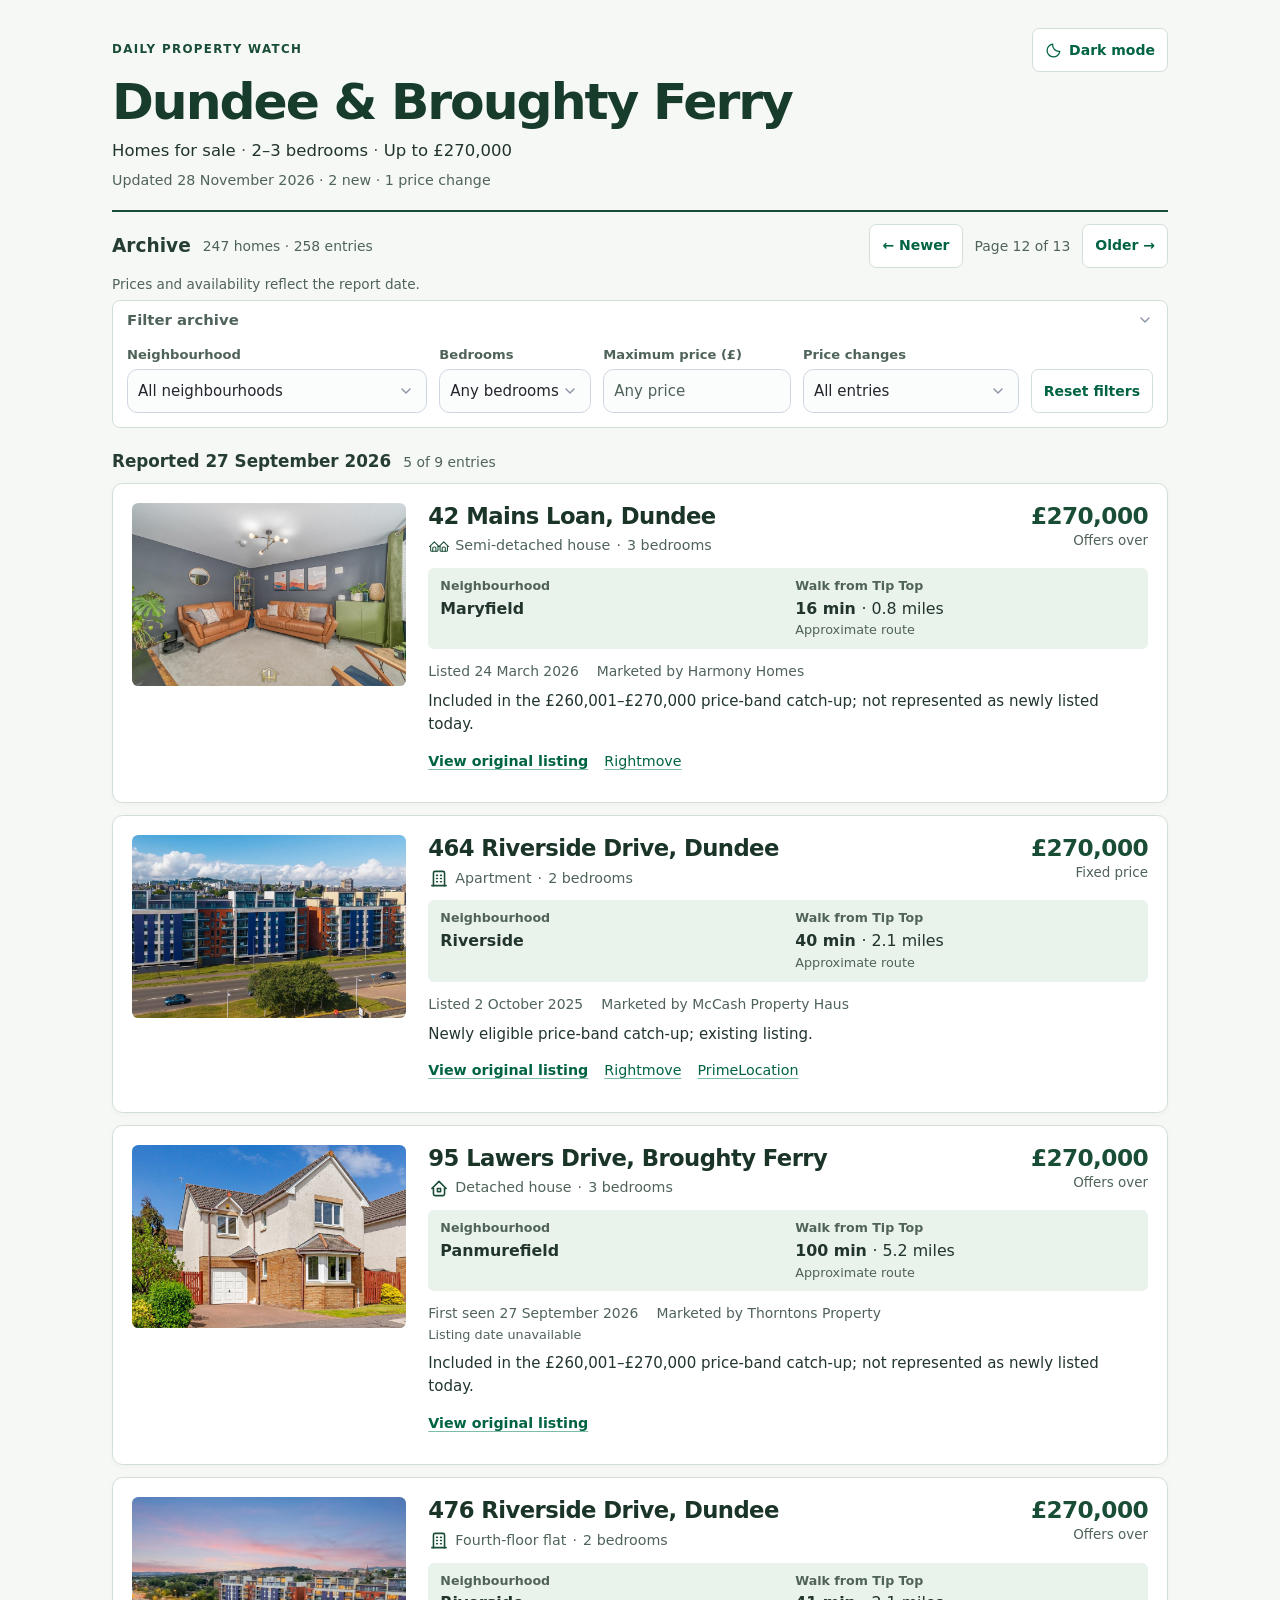
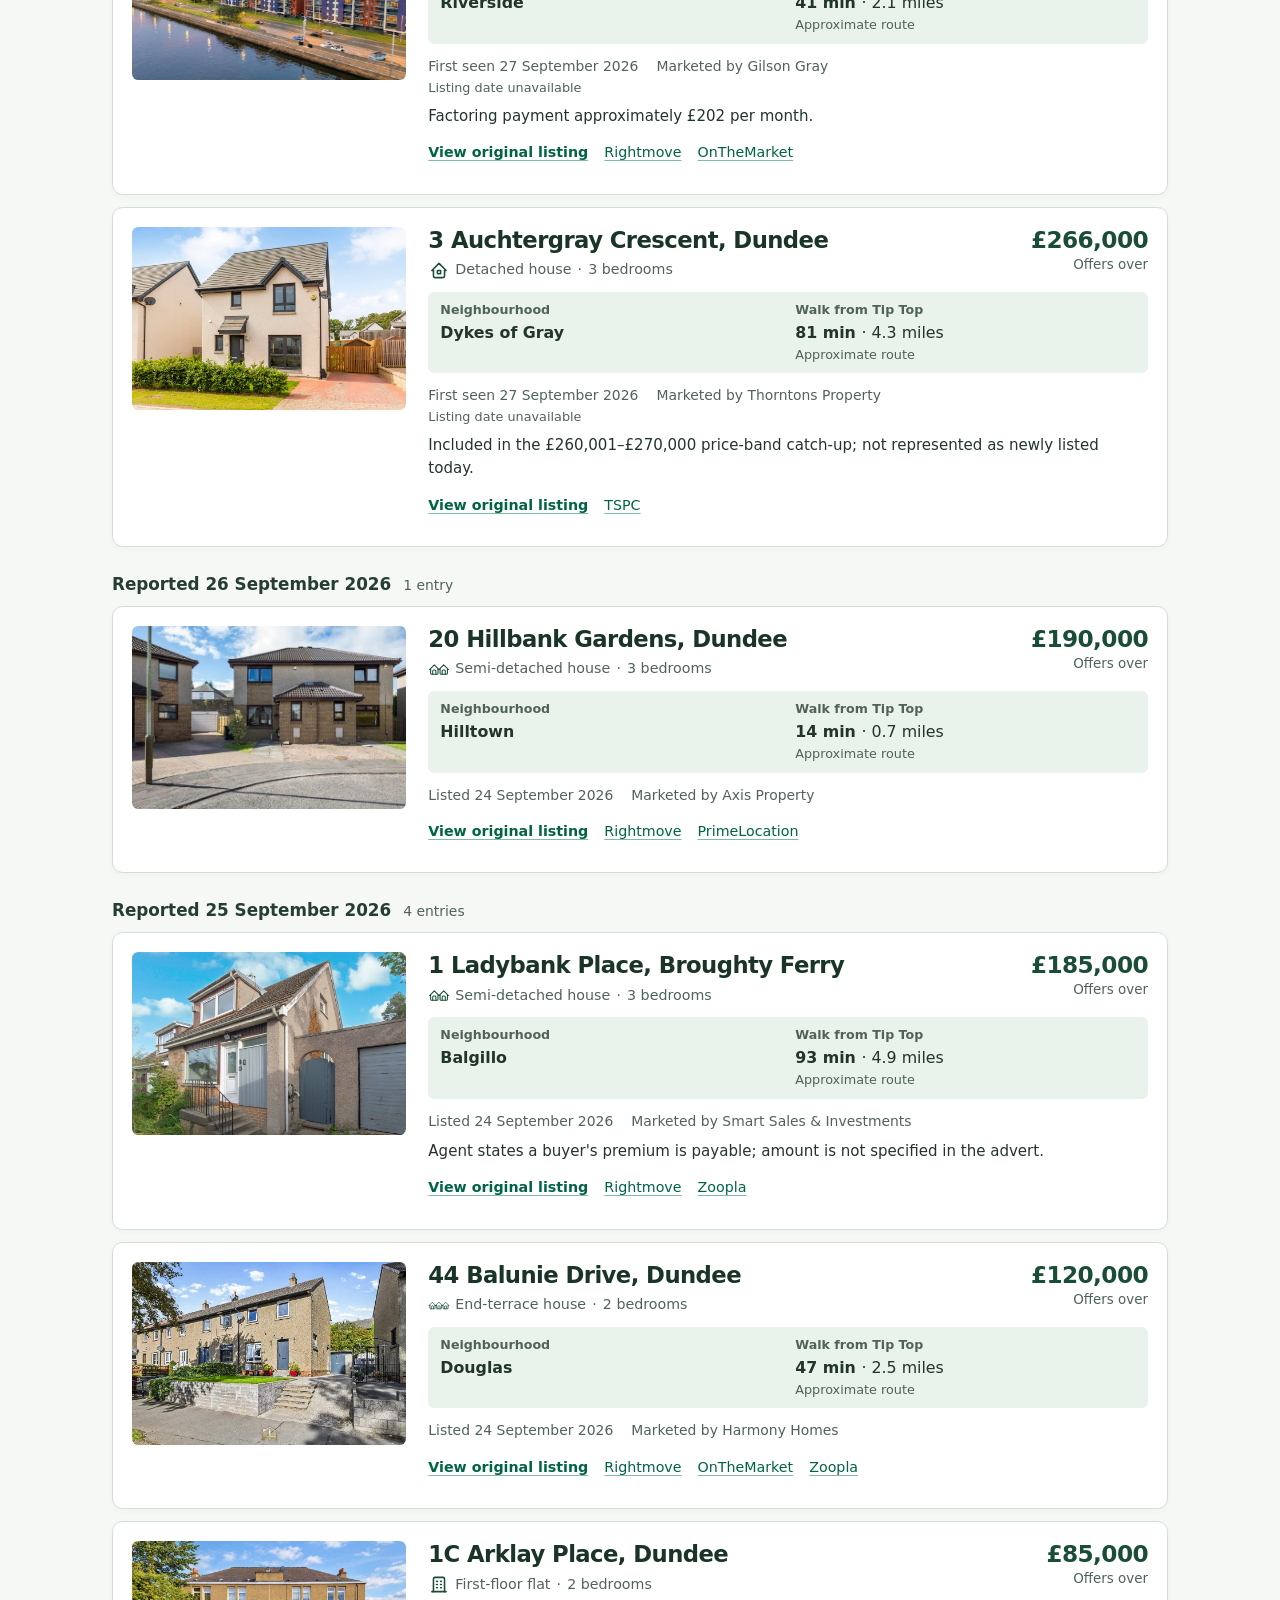
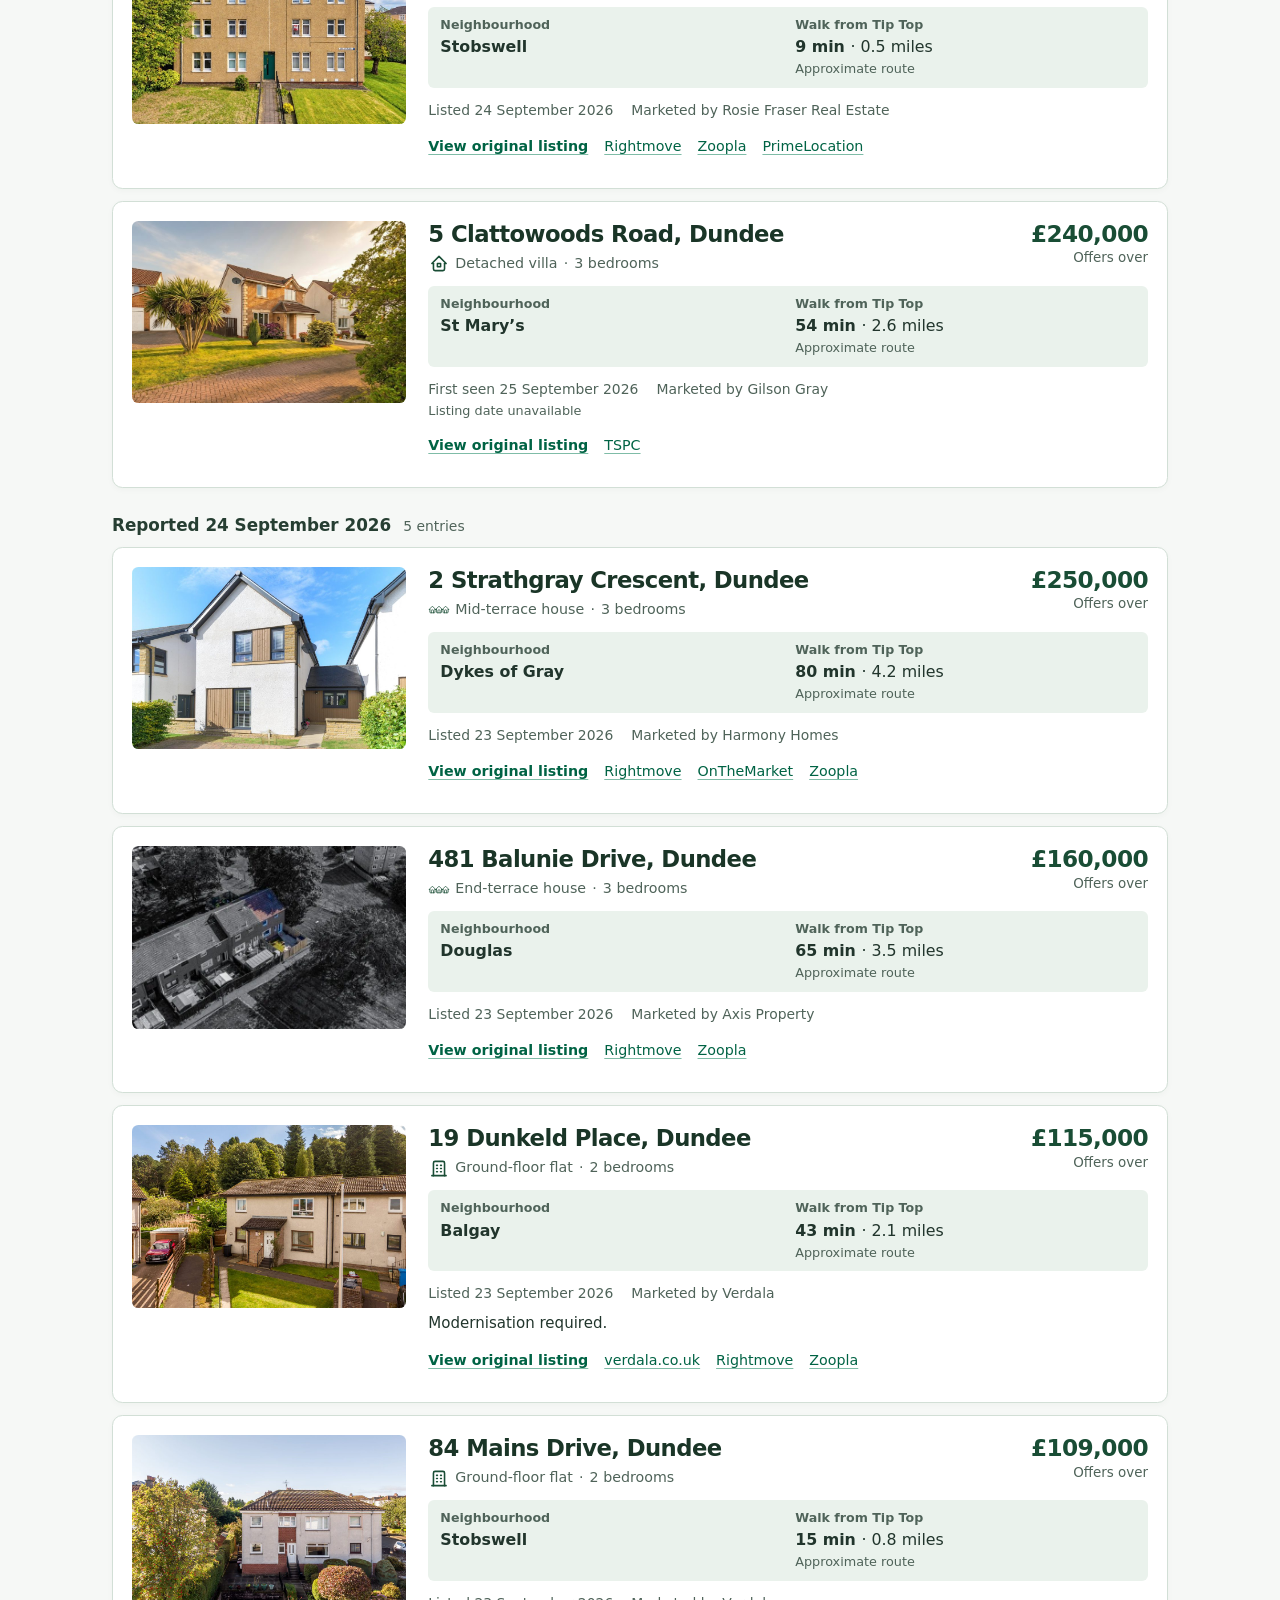
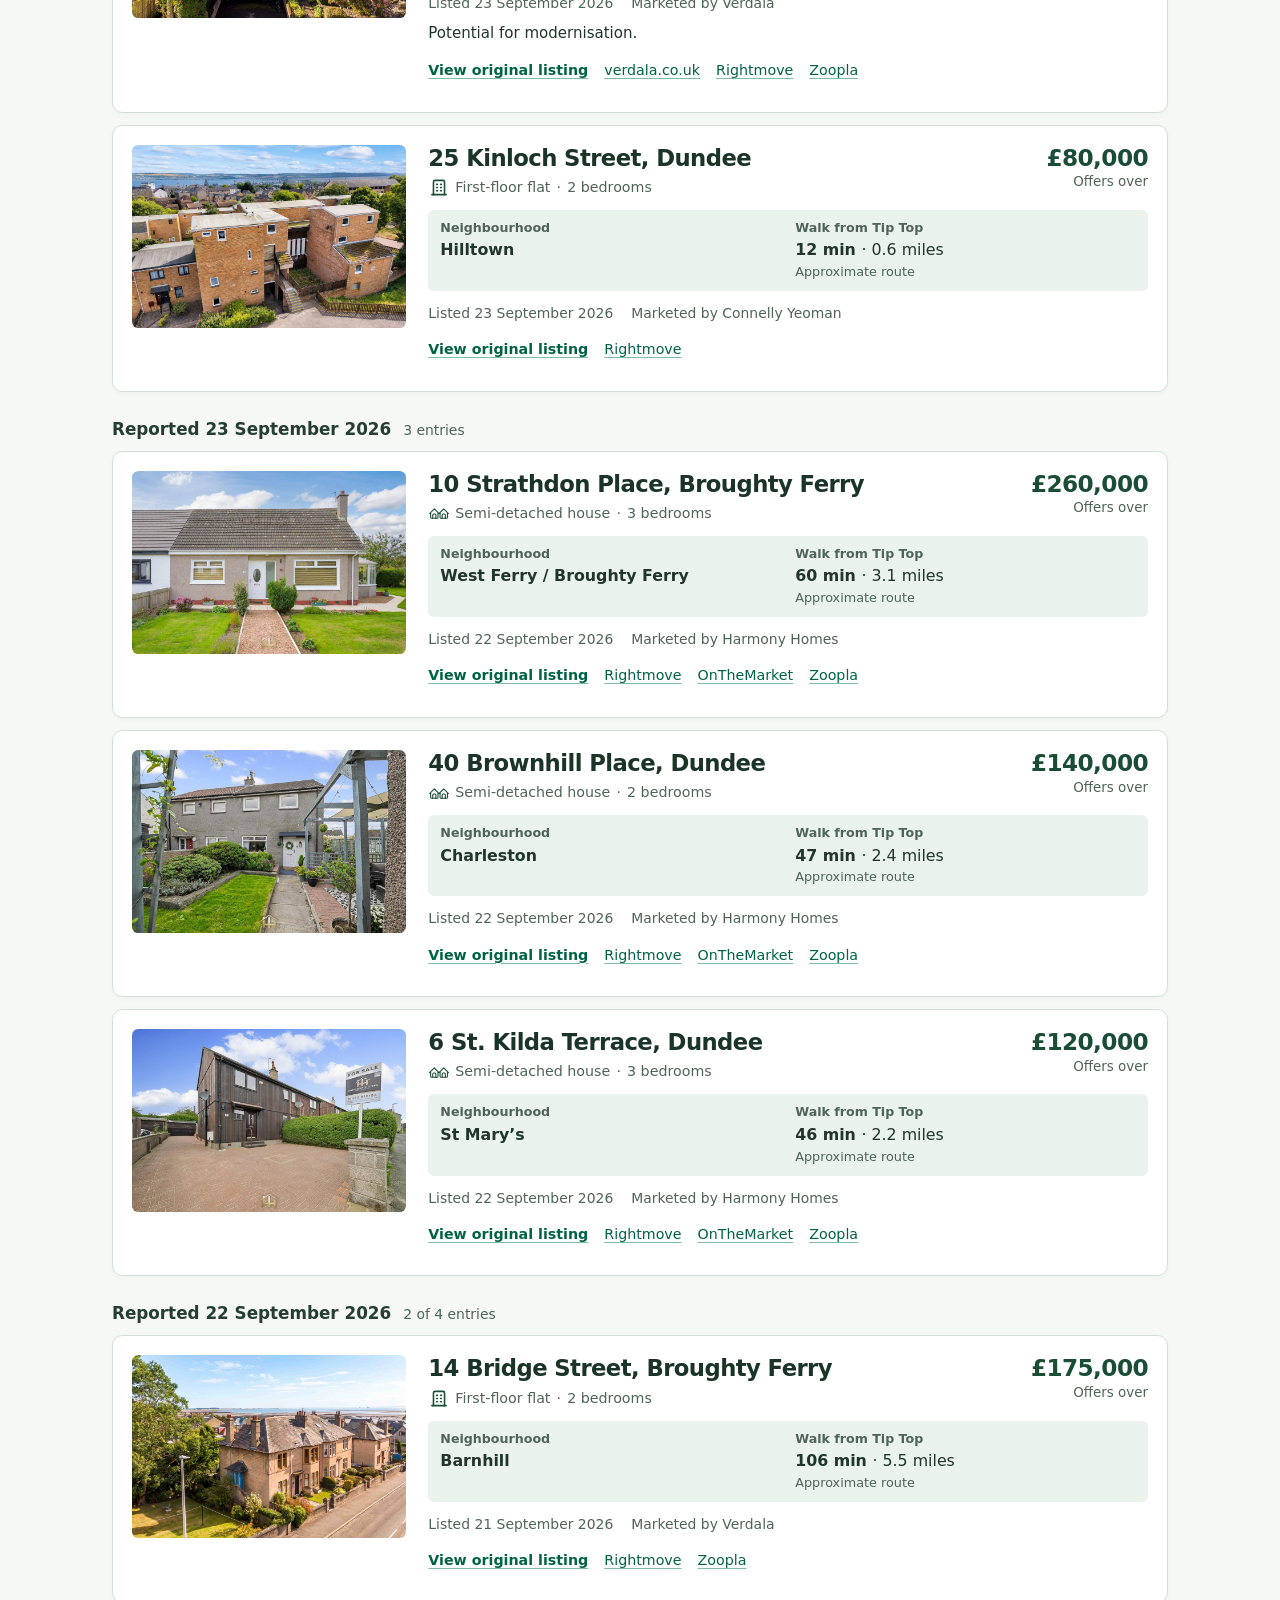
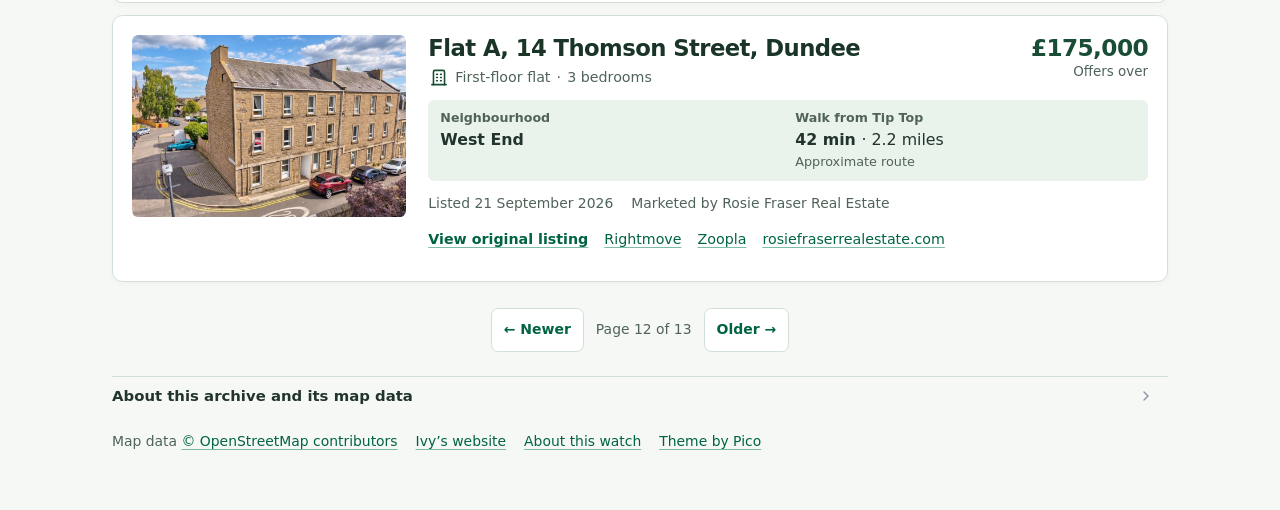
<file: page-12.html>
<!doctype html>
<html lang="en-GB" data-theme="light">
  <head>
    <meta charset="utf-8">
    <meta name="viewport" content="width=device-width, initial-scale=1">
    <meta name="robots" content="noindex,follow">
    <meta name="theme-color" content="#147d59">
    <meta name="description" content="A daily archive of homes for sale in Dundee and Broughty Ferry with 2–3 bedrooms and advertised prices up to £270,000.">
    <title>Dundee property watch · Page 12</title>
    <link rel="icon" href="assets/favicon.svg" type="image/svg+xml">
    <script src="assets/theme.js?v=870e5515ad174629"></script>
    <link rel="stylesheet" href="assets/pico.jade.min.css?v=dc3885c4785f04e3">
    <link rel="stylesheet" href="assets/report.css?v=8f64a7f69e3fd281">
    <script defer src="assets/archive.js?v=9dd3be0c944e0953"></script>
  </head>
  <body>
    <a class="skip-link" href="#properties">Skip to properties</a>
    <main class="container">
      <header class="masthead">
        <div class="masthead-top">
          <p class="eyebrow">Daily property watch</p>
          <button id="theme-toggle" class="theme-toggle" type="button" aria-pressed="false" hidden>
            <svg viewBox="0 0 24 24" fill="none" stroke="currentColor" stroke-width="1.8" stroke-linecap="round" stroke-linejoin="round" aria-hidden="true">
              <path d="M20.9 13.2A9 9 0 0 1 10.8 3.1 9 9 0 1 0 20.9 13.2Z"/>
            </svg>
            <span>Dark mode</span>
          </button>
        </div>
        <h1>Dundee &amp; Broughty Ferry</h1>
        <p class="criteria">Homes for sale <span>·</span> 2–3 bedrooms <span>·</span> Up to £270,000</p>
        <p class="update">Updated <time datetime="2026-11-28">28 November 2026</time> <span>· 2 new · 1 price change</span></p>
      </header>
      <div class="archive-tools">
        <div class="archive-title">
          <h2>Archive</h2>
          <p>247 homes · 258 entries</p>
        </div>
        <nav class="pagination" aria-label="Property pages">
          <a href="page-11.html" rel="prev">← Newer</a>
          <span>Page 12 of 13</span>
          <a href="page-13.html" rel="next">Older →</a>
        </nav>
        <p class="archive-note">Prices and availability reflect the report date.</p>
        <div id="archive-filters" class="archive-filters" data-page="12" data-pages="13" data-total="258" data-version="451695fd3c8bae94" hidden>
          <details class="filter-panel">
            <summary>Filter archive <span class="filter-active-count" hidden></span></summary>
            <form class="filter-fields" aria-label="Filter archive" aria-controls="properties">
              <label class="filter-field">
                <span class="filter-label">Neighbourhood</span>
                <select name="area">
                  <option value="">All neighbourhoods</option>
                  <option value="ardler">Ardler</option>
                  <option value="balgay">Balgay</option>
                  <option value="balgillo">Balgillo</option>
                  <option value="ballumbie">Ballumbie</option>
                  <option value="barnhill">Barnhill</option>
                  <option value="baxter park">Baxter Park</option>
                  <option value="broughty ferry">Broughty Ferry</option>
                  <option value="central broughty ferry">Central Broughty Ferry</option>
                  <option value="central ferry">Central Ferry</option>
                  <option value="charleston">Charleston</option>
                  <option value="city centre">City Centre</option>
                  <option value="city quay">City Quay</option>
                  <option value="city-centre">city-centre</option>
                  <option value="claypotts">Claypotts</option>
                  <option value="clepington">Clepington</option>
                  <option value="coldside">Coldside</option>
                  <option value="craigiebank">Craigiebank</option>
                  <option value="douglas">Douglas</option>
                  <option value="downfield">Downfield</option>
                  <option value="dryburgh">Dryburgh</option>
                  <option value="dundee">Dundee</option>
                  <option value="dykes of gray">Dykes of Gray</option>
                  <option value="eastport">Eastport</option>
                  <option value="fairmuir">Fairmuir</option>
                  <option value="fintry">Fintry</option>
                  <option value="hilltown">Hilltown</option>
                  <option value="hilltown / law">Hilltown / Law</option>
                  <option value="kirkton">Kirkton</option>
                  <option value="law">Law</option>
                  <option value="linlathen">Linlathen</option>
                  <option value="lochee">Lochee</option>
                  <option value="lochee east">Lochee East</option>
                  <option value="maryfield">Maryfield</option>
                  <option value="menzieshill">Menzieshill</option>
                  <option value="mid craigie">Mid Craigie</option>
                  <option value="north-west of dundee">north-west of Dundee</option>
                  <option value="panmurefield">Panmurefield</option>
                  <option value="pitkerro">Pitkerro</option>
                  <option value="riverside">Riverside</option>
                  <option value="st mary’s">St Mary’s</option>
                  <option value="stobswell">Stobswell</option>
                  <option value="strathmartine">Strathmartine</option>
                  <option value="the glens">The Glens</option>
                  <option value="west end">West End</option>
                  <option value="west ferry">West Ferry</option>
                  <option value="west ferry / broughty ferry">West Ferry / Broughty Ferry</option>
                  <option value="whitfield">Whitfield</option>
                  <option value="woodside">Woodside</option>
                  <option value="neighbourhood unconfirmed">Neighbourhood unconfirmed</option>
                </select>
              </label>
              <label class="filter-field">
                <span class="filter-label">Bedrooms</span>
                <select name="beds">
                  <option value="">Any bedrooms</option>
                  <option value="2">2 bedrooms</option>
                  <option value="3">3 bedrooms</option>
                </select>
              </label>
              <label class="filter-field">
                <span class="filter-label">Maximum price (£)</span>
                <input type="number" name="price" inputmode="numeric" min="0" step="1" placeholder="Any price">
              </label>
              <label class="filter-field">
                <span class="filter-label">Price changes</span>
                <select name="change">
                  <option value="">All entries</option>
                  <option value="changed">All price changes</option>
                  <option value="reduced">Price reductions</option>
                  <option value="increased">Price increases</option>
                </select>
              </label>
              <div class="filter-actions">
                <button class="filter-reset" type="reset">Reset filters</button>
              </div>
            </form>
          </details>
          <div class="filter-feedback">
            <p id="filter-status" class="filter-status" role="status" aria-atomic="true"></p>
            <button type="button" class="filter-retry" hidden>Retry</button>
          </div>
        </div>
      </div>
      <div id="properties" tabindex="-1">
        <section class="report-day" data-day="2026-09-27">
          <div class="day-heading">
            <h2>Reported <time datetime="2026-09-27">27 September 2026</time></h2>
            <span data-day-count>5 of 9 entries</span>
          </div>
          <div data-cards>
            <article class="property-card has-photo" data-area="maryfield" data-beds="3" data-price="270000" data-change="">
              <div class="card-heading">
                <div class="identity">
                  <h3>42 Mains Loan, Dundee</h3>
                  <div class="property-summary">
                    <span class="property-type type-semi"><svg viewBox="0 0 28 24" fill="none" stroke="currentColor" stroke-width="2" stroke-linecap="round" stroke-linejoin="round" aria-hidden="true" focusable="false"><g transform="translate(0 4) scale(.67)"><path d="M5 12l-2 0l9 -9l9 9l-2 0" /><path d="M5 12v7a2 2 0 0 0 2 2h10a2 2 0 0 0 2 -2v-7" /><path d="M9 21v-6a2 2 0 0 1 2 -2h2a2 2 0 0 1 2 2v6" /></g><g transform="translate(12 4) scale(.67)"><path d="M5 12l-2 0l9 -9l9 9l-2 0" /><path d="M5 12v7a2 2 0 0 0 2 2h10a2 2 0 0 0 2 -2v-7" /><path d="M9 21v-6a2 2 0 0 1 2 -2h2a2 2 0 0 1 2 2v6" /></g></svg><span>Semi-detached house</span></span>
                    <span>3 bedrooms</span>
                  </div>
                </div>
                <div class="asking">
                  <span class="price">£270,000</span>
                  <span class="qualifier">Offers over</span>
                </div>
              </div>
              <dl class="property-location">
                <div class="area">
                  <dt>Neighbourhood</dt>
                  <dd>Maryfield</dd>
                </div>
                <div class="walking">
                  <dt>Walk from Tip Top</dt>
                  <dd>16 min <span class="distance">· 0.8 miles</span><small>Approximate route</small></dd>
                </div>
              </dl>
              <figure class="photo">
                <a href="https://www.harmonyhomesestateagency.com/properties-for-sale/property/3428-mains-loan-dundee" aria-label="View listing for 42 Mains Loan, Dundee">
                  <img src="images/32519f0c84ae15210fb8188e90ded3fcf567b6d1f6c3329639d1fb48142c173f.jpg" alt="42 Mains Loan, Dundee" loading="lazy" decoding="async" width="640" height="427"
                       onerror="this.closest('article').classList.remove('has-photo');this.closest('figure').remove()">
                </a>
              </figure>
              <div class="card-detail">
                <div class="listing-meta">
                  <p class="date">Listed <time datetime="2026-03-24">24 March 2026</time></p>
                  <p class="agent">Marketed by Harmony Homes</p>
                </div>
                <p class="notes">Included in the £260,001–£270,000 price-band catch-up; not represented as newly listed today.</p>
                <nav class="links" aria-label="Listings for 42 Mains Loan, Dundee">
                  <a class="original" href="https://www.harmonyhomesestateagency.com/properties-for-sale/property/3428-mains-loan-dundee" rel="noopener noreferrer">View original listing</a>
                  <a href="https://www.rightmove.co.uk/properties/173633981" rel="noopener noreferrer">Rightmove</a>
                </nav>
              </div>
            </article>
            <article class="property-card has-photo" data-area="riverside" data-beds="2" data-price="270000" data-change="">
              <div class="card-heading">
                <div class="identity">
                  <h3>464 Riverside Drive, Dundee</h3>
                  <div class="property-summary">
                    <span class="property-type type-flat"><svg viewBox="0 0 24 24" fill="none" stroke="currentColor" stroke-width="2" stroke-linecap="round" stroke-linejoin="round" aria-hidden="true" focusable="false"><path d="M3 21l18 0" /><path d="M9 8l1 0" /><path d="M9 12l1 0" /><path d="M9 16l1 0" /><path d="M14 8l1 0" /><path d="M14 12l1 0" /><path d="M14 16l1 0" /><path d="M5 21v-16a2 2 0 0 1 2 -2h10a2 2 0 0 1 2 2v16" /></svg><span>Apartment</span></span>
                    <span>2 bedrooms</span>
                  </div>
                </div>
                <div class="asking">
                  <span class="price">£270,000</span>
                  <span class="qualifier">Fixed price</span>
                </div>
              </div>
              <dl class="property-location">
                <div class="area">
                  <dt>Neighbourhood</dt>
                  <dd>Riverside</dd>
                </div>
                <div class="walking">
                  <dt>Walk from Tip Top</dt>
                  <dd>40 min <span class="distance">· 2.1 miles</span><small>Approximate route</small></dd>
                </div>
              </dl>
              <figure class="photo">
                <a href="https://www.mccashpropertyhaus.com/forsale/464-riverside-drive" aria-label="View listing for 464 Riverside Drive, Dundee">
                  <img src="images/f5bd2e5d071d78a9b1d38a4bb669ac29a60d139426c8f717d928917383dab597.jpg" alt="464 Riverside Drive, Dundee" loading="lazy" decoding="async" width="640" height="427"
                       onerror="this.closest('article').classList.remove('has-photo');this.closest('figure').remove()">
                </a>
              </figure>
              <div class="card-detail">
                <div class="listing-meta">
                  <p class="date">Listed <time datetime="2025-10-02">2 October 2025</time></p>
                  <p class="agent">Marketed by McCash Property Haus</p>
                </div>
                <p class="notes">Newly eligible price-band catch-up; existing listing.</p>
                <nav class="links" aria-label="Listings for 464 Riverside Drive, Dundee">
                  <a class="original" href="https://www.mccashpropertyhaus.com/forsale/464-riverside-drive" rel="noopener noreferrer">View original listing</a>
                  <a href="https://www.rightmove.co.uk/properties/167708732" rel="noopener noreferrer">Rightmove</a>
                  <a href="https://www.primelocation.com/for-sale/details/71465166/" rel="noopener noreferrer">PrimeLocation</a>
                </nav>
              </div>
            </article>
            <article class="property-card has-photo" data-area="panmurefield" data-beds="3" data-price="270000" data-change="">
              <div class="card-heading">
                <div class="identity">
                  <h3>95 Lawers Drive, Broughty Ferry</h3>
                  <div class="property-summary">
                    <span class="property-type type-detached"><svg viewBox="0 0 24 24" fill="none" stroke="currentColor" stroke-width="2" stroke-linecap="round" stroke-linejoin="round" aria-hidden="true" focusable="false"><path d="M5 12l-2 0l9 -9l9 9l-2 0" /><path d="M5 12v7a2 2 0 0 0 2 2h10a2 2 0 0 0 2 -2v-7" /><path d="M10 12h4v4h-4l0 -4" /></svg><span>Detached house</span></span>
                    <span>3 bedrooms</span>
                  </div>
                </div>
                <div class="asking">
                  <span class="price">£270,000</span>
                  <span class="qualifier">Offers over</span>
                </div>
              </div>
              <dl class="property-location">
                <div class="area">
                  <dt>Neighbourhood</dt>
                  <dd>Panmurefield</dd>
                </div>
                <div class="walking">
                  <dt>Walk from Tip Top</dt>
                  <dd>100 min <span class="distance">· 5.2 miles</span><small>Approximate route</small></dd>
                </div>
              </dl>
              <figure class="photo">
                <a href="https://thorntons-property.co.uk/Dundee/DD5/95-Lawers-Drive-Broughty-Ferry-3-bedroom-House" aria-label="View listing for 95 Lawers Drive, Broughty Ferry">
                  <img src="images/8f2d3f2f0cc0db7a838e6b1d9effaaca73940538ac19d4d52524e3c6eac0defa.jpg" alt="95 Lawers Drive, Broughty Ferry" loading="lazy" decoding="async" width="640" height="427"
                       onerror="this.closest('article').classList.remove('has-photo');this.closest('figure').remove()">
                </a>
              </figure>
              <div class="card-detail">
                <div class="listing-meta">
                  <p class="date">First seen <time datetime="2026-09-27">27 September 2026</time><span class="date-note">Listing date unavailable</span></p>
                  <p class="agent">Marketed by Thorntons Property</p>
                </div>
                <p class="notes">Included in the £260,001–£270,000 price-band catch-up; not represented as newly listed today.</p>
                <nav class="links" aria-label="Listings for 95 Lawers Drive, Broughty Ferry">
                  <a class="original" href="https://thorntons-property.co.uk/Dundee/DD5/95-Lawers-Drive-Broughty-Ferry-3-bedroom-House" rel="noopener noreferrer">View original listing</a>
                </nav>
              </div>
            </article>
            <article class="property-card has-photo" data-area="riverside" data-beds="2" data-price="270000" data-change="">
              <div class="card-heading">
                <div class="identity">
                  <h3>476 Riverside Drive, Dundee</h3>
                  <div class="property-summary">
                    <span class="property-type type-flat"><svg viewBox="0 0 24 24" fill="none" stroke="currentColor" stroke-width="2" stroke-linecap="round" stroke-linejoin="round" aria-hidden="true" focusable="false"><path d="M3 21l18 0" /><path d="M9 8l1 0" /><path d="M9 12l1 0" /><path d="M9 16l1 0" /><path d="M14 8l1 0" /><path d="M14 12l1 0" /><path d="M14 16l1 0" /><path d="M5 21v-16a2 2 0 0 1 2 -2h10a2 2 0 0 1 2 2v16" /></svg><span>Fourth-floor flat</span></span>
                    <span>2 bedrooms</span>
                  </div>
                </div>
                <div class="asking">
                  <span class="price">£270,000</span>
                  <span class="qualifier">Offers over</span>
                </div>
              </div>
              <dl class="property-location">
                <div class="area">
                  <dt>Neighbourhood</dt>
                  <dd>Riverside</dd>
                </div>
                <div class="walking">
                  <dt>Walk from Tip Top</dt>
                  <dd>41 min <span class="distance">· 2.1 miles</span><small>Approximate route</small></dd>
                </div>
              </dl>
              <figure class="photo">
                <a href="https://gilsongray.co.uk/property/riverside-drive-P294084-266/" aria-label="View listing for 476 Riverside Drive, Dundee">
                  <img src="images/699b103dec74827eead3885ee77b1d91de8b7bccc692d7c004ed75181c2377a9.jpg" alt="476 Riverside Drive, Dundee" loading="lazy" decoding="async" width="640" height="427"
                       onerror="this.closest('article').classList.remove('has-photo');this.closest('figure').remove()">
                </a>
              </figure>
              <div class="card-detail">
                <div class="listing-meta">
                  <p class="date">First seen <time datetime="2026-09-27">27 September 2026</time><span class="date-note">Listing date unavailable</span></p>
                  <p class="agent">Marketed by Gilson Gray</p>
                </div>
                <p class="notes">Factoring payment approximately £202 per month.</p>
                <nav class="links" aria-label="Listings for 476 Riverside Drive, Dundee">
                  <a class="original" href="https://gilsongray.co.uk/property/riverside-drive-P294084-266/" rel="noopener noreferrer">View original listing</a>
                  <a href="https://www.rightmove.co.uk/properties/95662608" rel="noopener noreferrer">Rightmove</a>
                  <a href="https://www.onthemarket.com/details/20788257" rel="noopener noreferrer">OnTheMarket</a>
                </nav>
              </div>
            </article>
            <article class="property-card has-photo" data-area="dykes of gray" data-beds="3" data-price="266000" data-change="">
              <div class="card-heading">
                <div class="identity">
                  <h3>3 Auchtergray Crescent, Dundee</h3>
                  <div class="property-summary">
                    <span class="property-type type-detached"><svg viewBox="0 0 24 24" fill="none" stroke="currentColor" stroke-width="2" stroke-linecap="round" stroke-linejoin="round" aria-hidden="true" focusable="false"><path d="M5 12l-2 0l9 -9l9 9l-2 0" /><path d="M5 12v7a2 2 0 0 0 2 2h10a2 2 0 0 0 2 -2v-7" /><path d="M10 12h4v4h-4l0 -4" /></svg><span>Detached house</span></span>
                    <span>3 bedrooms</span>
                  </div>
                </div>
                <div class="asking">
                  <span class="price">£266,000</span>
                  <span class="qualifier">Offers over</span>
                </div>
              </div>
              <dl class="property-location">
                <div class="area">
                  <dt>Neighbourhood</dt>
                  <dd>Dykes of Gray</dd>
                </div>
                <div class="walking">
                  <dt>Walk from Tip Top</dt>
                  <dd>81 min <span class="distance">· 4.3 miles</span><small>Approximate route</small></dd>
                </div>
              </dl>
              <figure class="photo">
                <a href="https://thorntons-property.co.uk/Dundee/DD2/3-Auchtergray-Crescent-3-bedroom-House" aria-label="View listing for 3 Auchtergray Crescent, Dundee">
                  <img src="images/10381ed3bc5cc7337873ed7432da5d2f4efb6a11d3a1d875e7ace6b75d8bd300.jpg" alt="3 Auchtergray Crescent, Dundee" loading="lazy" decoding="async" width="640" height="427"
                       onerror="this.closest('article').classList.remove('has-photo');this.closest('figure').remove()">
                </a>
              </figure>
              <div class="card-detail">
                <div class="listing-meta">
                  <p class="date">First seen <time datetime="2026-09-27">27 September 2026</time><span class="date-note">Listing date unavailable</span></p>
                  <p class="agent">Marketed by Thorntons Property</p>
                </div>
                <p class="notes">Included in the £260,001–£270,000 price-band catch-up; not represented as newly listed today.</p>
                <nav class="links" aria-label="Listings for 3 Auchtergray Crescent, Dundee">
                  <a class="original" href="https://thorntons-property.co.uk/Dundee/DD2/3-Auchtergray-Crescent-3-bedroom-House" rel="noopener noreferrer">View original listing</a>
                  <a href="https://tspc.co.uk/property/3-Bed-Detached-Villa-For-Sale-3-Auchtergray-Crescent-Dundee-DD2-5FY/" rel="noopener noreferrer">TSPC</a>
                </nav>
              </div>
            </article>
          </div>
        </section>
        <section class="report-day" data-day="2026-09-26">
          <div class="day-heading">
            <h2>Reported <time datetime="2026-09-26">26 September 2026</time></h2>
            <span data-day-count>1 entry</span>
          </div>
          <div data-cards>
            <article class="property-card has-photo" data-area="hilltown" data-beds="3" data-price="190000" data-change="">
              <div class="card-heading">
                <div class="identity">
                  <h3>20 Hillbank Gardens, Dundee</h3>
                  <div class="property-summary">
                    <span class="property-type type-semi"><svg viewBox="0 0 28 24" fill="none" stroke="currentColor" stroke-width="2" stroke-linecap="round" stroke-linejoin="round" aria-hidden="true" focusable="false"><g transform="translate(0 4) scale(.67)"><path d="M5 12l-2 0l9 -9l9 9l-2 0" /><path d="M5 12v7a2 2 0 0 0 2 2h10a2 2 0 0 0 2 -2v-7" /><path d="M9 21v-6a2 2 0 0 1 2 -2h2a2 2 0 0 1 2 2v6" /></g><g transform="translate(12 4) scale(.67)"><path d="M5 12l-2 0l9 -9l9 9l-2 0" /><path d="M5 12v7a2 2 0 0 0 2 2h10a2 2 0 0 0 2 -2v-7" /><path d="M9 21v-6a2 2 0 0 1 2 -2h2a2 2 0 0 1 2 2v6" /></g></svg><span>Semi-detached house</span></span>
                    <span>3 bedrooms</span>
                  </div>
                </div>
                <div class="asking">
                  <span class="price">£190,000</span>
                  <span class="qualifier">Offers over</span>
                </div>
              </div>
              <dl class="property-location">
                <div class="area">
                  <dt>Neighbourhood</dt>
                  <dd>Hilltown</dd>
                </div>
                <div class="walking">
                  <dt>Walk from Tip Top</dt>
                  <dd>14 min <span class="distance">· 0.7 miles</span><small>Approximate route</small></dd>
                </div>
              </dl>
              <figure class="photo">
                <a href="https://www.axispropertygroup.co.uk/properties/22147726/sales" aria-label="View listing for 20 Hillbank Gardens, Dundee">
                  <img src="images/9584926acd857aafdefc3bec7714fd011fdb04574477d698f81f0ae973925b77.jpg" alt="20 Hillbank Gardens, Dundee" loading="lazy" decoding="async" width="640" height="427"
                       onerror="this.closest('article').classList.remove('has-photo');this.closest('figure').remove()">
                </a>
              </figure>
              <div class="card-detail">
                <div class="listing-meta">
                  <p class="date">Listed <time datetime="2026-09-24">24 September 2026</time></p>
                  <p class="agent">Marketed by Axis Property</p>
                </div>
                <nav class="links" aria-label="Listings for 20 Hillbank Gardens, Dundee">
                  <a class="original" href="https://www.axispropertygroup.co.uk/properties/22147726/sales" rel="noopener noreferrer">View original listing</a>
                  <a href="https://www.rightmove.co.uk/properties/93524844" rel="noopener noreferrer">Rightmove</a>
                  <a href="https://www.primelocation.com/for-sale/details/74327040/" rel="noopener noreferrer">PrimeLocation</a>
                </nav>
              </div>
            </article>
          </div>
        </section>
        <section class="report-day" data-day="2026-09-25">
          <div class="day-heading">
            <h2>Reported <time datetime="2026-09-25">25 September 2026</time></h2>
            <span data-day-count>4 entries</span>
          </div>
          <div data-cards>
            <article class="property-card has-photo" data-area="balgillo" data-beds="3" data-price="185000" data-change="">
              <div class="card-heading">
                <div class="identity">
                  <h3>1 Ladybank Place, Broughty Ferry</h3>
                  <div class="property-summary">
                    <span class="property-type type-semi"><svg viewBox="0 0 28 24" fill="none" stroke="currentColor" stroke-width="2" stroke-linecap="round" stroke-linejoin="round" aria-hidden="true" focusable="false"><g transform="translate(0 4) scale(.67)"><path d="M5 12l-2 0l9 -9l9 9l-2 0" /><path d="M5 12v7a2 2 0 0 0 2 2h10a2 2 0 0 0 2 -2v-7" /><path d="M9 21v-6a2 2 0 0 1 2 -2h2a2 2 0 0 1 2 2v6" /></g><g transform="translate(12 4) scale(.67)"><path d="M5 12l-2 0l9 -9l9 9l-2 0" /><path d="M5 12v7a2 2 0 0 0 2 2h10a2 2 0 0 0 2 -2v-7" /><path d="M9 21v-6a2 2 0 0 1 2 -2h2a2 2 0 0 1 2 2v6" /></g></svg><span>Semi-detached house</span></span>
                    <span>3 bedrooms</span>
                  </div>
                </div>
                <div class="asking">
                  <span class="price">£185,000</span>
                  <span class="qualifier">Offers over</span>
                </div>
              </div>
              <dl class="property-location">
                <div class="area">
                  <dt>Neighbourhood</dt>
                  <dd>Balgillo</dd>
                </div>
                <div class="walking">
                  <dt>Walk from Tip Top</dt>
                  <dd>93 min <span class="distance">· 4.9 miles</span><small>Approximate route</small></dd>
                </div>
              </dl>
              <figure class="photo">
                <a href="https://www.smartsalesandinvestments.com/properties/RS0185" aria-label="View listing for 1 Ladybank Place, Broughty Ferry">
                  <img src="images/721097249cf29067be9b7c9198ff47a1c1526ba46ff7fe9469f8717980552a46.jpg" alt="1 Ladybank Place, Broughty Ferry" loading="lazy" decoding="async" width="640" height="427"
                       onerror="this.closest('article').classList.remove('has-photo');this.closest('figure').remove()">
                </a>
              </figure>
              <div class="card-detail">
                <div class="listing-meta">
                  <p class="date">Listed <time datetime="2026-09-24">24 September 2026</time></p>
                  <p class="agent">Marketed by Smart Sales &amp; Investments</p>
                </div>
                <p class="notes">Agent states a buyer&#x27;s premium is payable; amount is not specified in the advert.</p>
                <nav class="links" aria-label="Listings for 1 Ladybank Place, Broughty Ferry">
                  <a class="original" href="https://www.smartsalesandinvestments.com/properties/RS0185" rel="noopener noreferrer">View original listing</a>
                  <a href="https://www.rightmove.co.uk/properties/93525762" rel="noopener noreferrer">Rightmove</a>
                  <a href="https://www.zoopla.co.uk/for-sale/details/74327222/" rel="noopener noreferrer">Zoopla</a>
                </nav>
              </div>
            </article>
            <article class="property-card has-photo" data-area="douglas" data-beds="2" data-price="120000" data-change="">
              <div class="card-heading">
                <div class="identity">
                  <h3>44 Balunie Drive, Dundee</h3>
                  <div class="property-summary">
                    <span class="property-type type-terrace"><svg viewBox="0 0 30 24" fill="none" stroke="currentColor" stroke-width="2" stroke-linecap="round" stroke-linejoin="round" aria-hidden="true" focusable="false"><g transform="translate(0 6) scale(.5)"><path d="M5 12l-2 0l9 -9l9 9l-2 0" /><path d="M5 12v7a2 2 0 0 0 2 2h10a2 2 0 0 0 2 -2v-7" /><path d="M9 21v-6a2 2 0 0 1 2 -2h2a2 2 0 0 1 2 2v6" /></g><g transform="translate(9 6) scale(.5)"><path d="M5 12l-2 0l9 -9l9 9l-2 0" /><path d="M5 12v7a2 2 0 0 0 2 2h10a2 2 0 0 0 2 -2v-7" /><path d="M9 21v-6a2 2 0 0 1 2 -2h2a2 2 0 0 1 2 2v6" /></g><g transform="translate(18 6) scale(.5)"><path d="M5 12l-2 0l9 -9l9 9l-2 0" /><path d="M5 12v7a2 2 0 0 0 2 2h10a2 2 0 0 0 2 -2v-7" /><path d="M9 21v-6a2 2 0 0 1 2 -2h2a2 2 0 0 1 2 2v6" /></g></svg><span>End-terrace house</span></span>
                    <span>2 bedrooms</span>
                  </div>
                </div>
                <div class="asking">
                  <span class="price">£120,000</span>
                  <span class="qualifier">Offers over</span>
                </div>
              </div>
              <dl class="property-location">
                <div class="area">
                  <dt>Neighbourhood</dt>
                  <dd>Douglas</dd>
                </div>
                <div class="walking">
                  <dt>Walk from Tip Top</dt>
                  <dd>47 min <span class="distance">· 2.5 miles</span><small>Approximate route</small></dd>
                </div>
              </dl>
              <figure class="photo">
                <a href="https://www.harmonyhomesestateagency.com/properties-for-sale/property/3565-balunie-drive-dundee" aria-label="View listing for 44 Balunie Drive, Dundee">
                  <img src="images/e0fbce3266846514da930872fc7fefebed9c391d70d33370956c63a1eeca1d62.jpg" alt="44 Balunie Drive, Dundee" loading="lazy" decoding="async" width="640" height="427"
                       onerror="this.closest('article').classList.remove('has-photo');this.closest('figure').remove()">
                </a>
              </figure>
              <div class="card-detail">
                <div class="listing-meta">
                  <p class="date">Listed <time datetime="2026-09-24">24 September 2026</time></p>
                  <p class="agent">Marketed by Harmony Homes</p>
                </div>
                <nav class="links" aria-label="Listings for 44 Balunie Drive, Dundee">
                  <a class="original" href="https://www.harmonyhomesestateagency.com/properties-for-sale/property/3565-balunie-drive-dundee" rel="noopener noreferrer">View original listing</a>
                  <a href="https://www.rightmove.co.uk/properties/93525990" rel="noopener noreferrer">Rightmove</a>
                  <a href="https://www.onthemarket.com/details/20405011/" rel="noopener noreferrer">OnTheMarket</a>
                  <a href="https://www.zoopla.co.uk/for-sale/details/74327259/" rel="noopener noreferrer">Zoopla</a>
                </nav>
              </div>
            </article>
            <article class="property-card has-photo" data-area="stobswell" data-beds="2" data-price="85000" data-change="">
              <div class="card-heading">
                <div class="identity">
                  <h3>1C Arklay Place, Dundee</h3>
                  <div class="property-summary">
                    <span class="property-type type-flat"><svg viewBox="0 0 24 24" fill="none" stroke="currentColor" stroke-width="2" stroke-linecap="round" stroke-linejoin="round" aria-hidden="true" focusable="false"><path d="M3 21l18 0" /><path d="M9 8l1 0" /><path d="M9 12l1 0" /><path d="M9 16l1 0" /><path d="M14 8l1 0" /><path d="M14 12l1 0" /><path d="M14 16l1 0" /><path d="M5 21v-16a2 2 0 0 1 2 -2h10a2 2 0 0 1 2 2v16" /></svg><span>First-floor flat</span></span>
                    <span>2 bedrooms</span>
                  </div>
                </div>
                <div class="asking">
                  <span class="price">£85,000</span>
                  <span class="qualifier">Offers over</span>
                </div>
              </div>
              <dl class="property-location">
                <div class="area">
                  <dt>Neighbourhood</dt>
                  <dd>Stobswell</dd>
                </div>
                <div class="walking">
                  <dt>Walk from Tip Top</dt>
                  <dd>9 min <span class="distance">· 0.5 miles</span><small>Approximate route</small></dd>
                </div>
              </dl>
              <figure class="photo">
                <a href="https://www.rosiefraserrealestate.com/property-details/34954750/-/dundee/arklay-place" aria-label="View listing for 1C Arklay Place, Dundee">
                  <img src="images/10f2006971512e2ef1e66cbb06baa2b5e1c8d9509af73c78dcc0c917e66c8471.jpg" alt="1C Arklay Place, Dundee" loading="lazy" decoding="async" width="640" height="427"
                       onerror="this.closest('article').classList.remove('has-photo');this.closest('figure').remove()">
                </a>
              </figure>
              <div class="card-detail">
                <div class="listing-meta">
                  <p class="date">Listed <time datetime="2026-09-24">24 September 2026</time></p>
                  <p class="agent">Marketed by Rosie Fraser Real Estate</p>
                </div>
                <nav class="links" aria-label="Listings for 1C Arklay Place, Dundee">
                  <a class="original" href="https://www.rosiefraserrealestate.com/property-details/34954750/-/dundee/arklay-place" rel="noopener noreferrer">View original listing</a>
                  <a href="https://www.rightmove.co.uk/properties/93527328" rel="noopener noreferrer">Rightmove</a>
                  <a href="https://www.zoopla.co.uk/for-sale/details/74327551/" rel="noopener noreferrer">Zoopla</a>
                  <a href="https://www.primelocation.com/for-sale/details/74327551/" rel="noopener noreferrer">PrimeLocation</a>
                </nav>
              </div>
            </article>
            <article class="property-card has-photo" data-area="st mary’s" data-beds="3" data-price="240000" data-change="">
              <div class="card-heading">
                <div class="identity">
                  <h3>5 Clattowoods Road, Dundee</h3>
                  <div class="property-summary">
                    <span class="property-type type-detached"><svg viewBox="0 0 24 24" fill="none" stroke="currentColor" stroke-width="2" stroke-linecap="round" stroke-linejoin="round" aria-hidden="true" focusable="false"><path d="M5 12l-2 0l9 -9l9 9l-2 0" /><path d="M5 12v7a2 2 0 0 0 2 2h10a2 2 0 0 0 2 -2v-7" /><path d="M10 12h4v4h-4l0 -4" /></svg><span>Detached villa</span></span>
                    <span>3 bedrooms</span>
                  </div>
                </div>
                <div class="asking">
                  <span class="price">£240,000</span>
                  <span class="qualifier">Offers over</span>
                </div>
              </div>
              <dl class="property-location">
                <div class="area">
                  <dt>Neighbourhood</dt>
                  <dd>St Mary’s</dd>
                </div>
                <div class="walking">
                  <dt>Walk from Tip Top</dt>
                  <dd>54 min <span class="distance">· 2.6 miles</span><small>Approximate route</small></dd>
                </div>
              </dl>
              <figure class="photo">
                <a href="https://gilsongray.co.uk/property/clattowoods-road-P296050-266" aria-label="View listing for 5 Clattowoods Road, Dundee">
                  <img src="images/9a9202a163237d0c965841a866c967234222bed64f8458a96b576f91f4f75025.jpg" alt="5 Clattowoods Road, Dundee" loading="lazy" decoding="async" width="640" height="427"
                       onerror="this.closest('article').classList.remove('has-photo');this.closest('figure').remove()">
                </a>
              </figure>
              <div class="card-detail">
                <div class="listing-meta">
                  <p class="date">First seen <time datetime="2026-09-25">25 September 2026</time><span class="date-note">Listing date unavailable</span></p>
                  <p class="agent">Marketed by Gilson Gray</p>
                </div>
                <nav class="links" aria-label="Listings for 5 Clattowoods Road, Dundee">
                  <a class="original" href="https://gilsongray.co.uk/property/clattowoods-road-P296050-266" rel="noopener noreferrer">View original listing</a>
                  <a href="https://tspc.co.uk/property/3-Bed-Detached-Villa-For-Sale-5-Clattowoods-Road-Dundee-DD3-9SD/" rel="noopener noreferrer">TSPC</a>
                </nav>
              </div>
            </article>
          </div>
        </section>
        <section class="report-day" data-day="2026-09-24">
          <div class="day-heading">
            <h2>Reported <time datetime="2026-09-24">24 September 2026</time></h2>
            <span data-day-count>5 entries</span>
          </div>
          <div data-cards>
            <article class="property-card has-photo" data-area="dykes of gray" data-beds="3" data-price="250000" data-change="">
              <div class="card-heading">
                <div class="identity">
                  <h3>2 Strathgray Crescent, Dundee</h3>
                  <div class="property-summary">
                    <span class="property-type type-terrace"><svg viewBox="0 0 30 24" fill="none" stroke="currentColor" stroke-width="2" stroke-linecap="round" stroke-linejoin="round" aria-hidden="true" focusable="false"><g transform="translate(0 6) scale(.5)"><path d="M5 12l-2 0l9 -9l9 9l-2 0" /><path d="M5 12v7a2 2 0 0 0 2 2h10a2 2 0 0 0 2 -2v-7" /><path d="M9 21v-6a2 2 0 0 1 2 -2h2a2 2 0 0 1 2 2v6" /></g><g transform="translate(9 6) scale(.5)"><path d="M5 12l-2 0l9 -9l9 9l-2 0" /><path d="M5 12v7a2 2 0 0 0 2 2h10a2 2 0 0 0 2 -2v-7" /><path d="M9 21v-6a2 2 0 0 1 2 -2h2a2 2 0 0 1 2 2v6" /></g><g transform="translate(18 6) scale(.5)"><path d="M5 12l-2 0l9 -9l9 9l-2 0" /><path d="M5 12v7a2 2 0 0 0 2 2h10a2 2 0 0 0 2 -2v-7" /><path d="M9 21v-6a2 2 0 0 1 2 -2h2a2 2 0 0 1 2 2v6" /></g></svg><span>Mid-terrace house</span></span>
                    <span>3 bedrooms</span>
                  </div>
                </div>
                <div class="asking">
                  <span class="price">£250,000</span>
                  <span class="qualifier">Offers over</span>
                </div>
              </div>
              <dl class="property-location">
                <div class="area">
                  <dt>Neighbourhood</dt>
                  <dd>Dykes of Gray</dd>
                </div>
                <div class="walking">
                  <dt>Walk from Tip Top</dt>
                  <dd>80 min <span class="distance">· 4.2 miles</span><small>Approximate route</small></dd>
                </div>
              </dl>
              <figure class="photo">
                <a href="https://www.harmonyhomesestateagency.com/properties-for-sale/property/3564-strathgray-crescent-dundee" aria-label="View listing for 2 Strathgray Crescent, Dundee">
                  <img src="images/fd5e04fae089c7379bdf7fe2014d89cf0659d6a60820e5c70a0bfa7db0802319.jpg" alt="2 Strathgray Crescent, Dundee" loading="lazy" decoding="async" width="640" height="427"
                       onerror="this.closest('article').classList.remove('has-photo');this.closest('figure').remove()">
                </a>
              </figure>
              <div class="card-detail">
                <div class="listing-meta">
                  <p class="date">Listed <time datetime="2026-09-23">23 September 2026</time></p>
                  <p class="agent">Marketed by Harmony Homes</p>
                </div>
                <nav class="links" aria-label="Listings for 2 Strathgray Crescent, Dundee">
                  <a class="original" href="https://www.harmonyhomesestateagency.com/properties-for-sale/property/3564-strathgray-crescent-dundee" rel="noopener noreferrer">View original listing</a>
                  <a href="https://www.rightmove.co.uk/properties/93503964" rel="noopener noreferrer">Rightmove</a>
                  <a href="https://www.onthemarket.com/details/20400637/" rel="noopener noreferrer">OnTheMarket</a>
                  <a href="https://www.zoopla.co.uk/for-sale/details/74320881/" rel="noopener noreferrer">Zoopla</a>
                </nav>
              </div>
            </article>
            <article class="property-card has-photo" data-area="douglas" data-beds="3" data-price="160000" data-change="">
              <div class="card-heading">
                <div class="identity">
                  <h3>481 Balunie Drive, Dundee</h3>
                  <div class="property-summary">
                    <span class="property-type type-terrace"><svg viewBox="0 0 30 24" fill="none" stroke="currentColor" stroke-width="2" stroke-linecap="round" stroke-linejoin="round" aria-hidden="true" focusable="false"><g transform="translate(0 6) scale(.5)"><path d="M5 12l-2 0l9 -9l9 9l-2 0" /><path d="M5 12v7a2 2 0 0 0 2 2h10a2 2 0 0 0 2 -2v-7" /><path d="M9 21v-6a2 2 0 0 1 2 -2h2a2 2 0 0 1 2 2v6" /></g><g transform="translate(9 6) scale(.5)"><path d="M5 12l-2 0l9 -9l9 9l-2 0" /><path d="M5 12v7a2 2 0 0 0 2 2h10a2 2 0 0 0 2 -2v-7" /><path d="M9 21v-6a2 2 0 0 1 2 -2h2a2 2 0 0 1 2 2v6" /></g><g transform="translate(18 6) scale(.5)"><path d="M5 12l-2 0l9 -9l9 9l-2 0" /><path d="M5 12v7a2 2 0 0 0 2 2h10a2 2 0 0 0 2 -2v-7" /><path d="M9 21v-6a2 2 0 0 1 2 -2h2a2 2 0 0 1 2 2v6" /></g></svg><span>End-terrace house</span></span>
                    <span>3 bedrooms</span>
                  </div>
                </div>
                <div class="asking">
                  <span class="price">£160,000</span>
                  <span class="qualifier">Offers over</span>
                </div>
              </div>
              <dl class="property-location">
                <div class="area">
                  <dt>Neighbourhood</dt>
                  <dd>Douglas</dd>
                </div>
                <div class="walking">
                  <dt>Walk from Tip Top</dt>
                  <dd>65 min <span class="distance">· 3.5 miles</span><small>Approximate route</small></dd>
                </div>
              </dl>
              <figure class="photo">
                <a href="https://www.axispropertygroup.co.uk/properties/22146173/sales" aria-label="View listing for 481 Balunie Drive, Dundee">
                  <img src="images/b5bf29eff8f0406eef1f707329f51814bd1a3ff0d3d79edfbf88671e79168e4a.jpg" alt="481 Balunie Drive, Dundee" loading="lazy" decoding="async" width="640" height="427"
                       onerror="this.closest('article').classList.remove('has-photo');this.closest('figure').remove()">
                </a>
              </figure>
              <div class="card-detail">
                <div class="listing-meta">
                  <p class="date">Listed <time datetime="2026-09-23">23 September 2026</time></p>
                  <p class="agent">Marketed by Axis Property</p>
                </div>
                <nav class="links" aria-label="Listings for 481 Balunie Drive, Dundee">
                  <a class="original" href="https://www.axispropertygroup.co.uk/properties/22146173/sales" rel="noopener noreferrer">View original listing</a>
                  <a href="https://www.rightmove.co.uk/properties/93505209" rel="noopener noreferrer">Rightmove</a>
                  <a href="https://www.zoopla.co.uk/for-sale/details/74321178/" rel="noopener noreferrer">Zoopla</a>
                </nav>
              </div>
            </article>
            <article class="property-card has-photo" data-area="balgay" data-beds="2" data-price="115000" data-change="">
              <div class="card-heading">
                <div class="identity">
                  <h3>19 Dunkeld Place, Dundee</h3>
                  <div class="property-summary">
                    <span class="property-type type-flat"><svg viewBox="0 0 24 24" fill="none" stroke="currentColor" stroke-width="2" stroke-linecap="round" stroke-linejoin="round" aria-hidden="true" focusable="false"><path d="M3 21l18 0" /><path d="M9 8l1 0" /><path d="M9 12l1 0" /><path d="M9 16l1 0" /><path d="M14 8l1 0" /><path d="M14 12l1 0" /><path d="M14 16l1 0" /><path d="M5 21v-16a2 2 0 0 1 2 -2h10a2 2 0 0 1 2 2v16" /></svg><span>Ground-floor flat</span></span>
                    <span>2 bedrooms</span>
                  </div>
                </div>
                <div class="asking">
                  <span class="price">£115,000</span>
                  <span class="qualifier">Offers over</span>
                </div>
              </div>
              <dl class="property-location">
                <div class="area">
                  <dt>Neighbourhood</dt>
                  <dd>Balgay</dd>
                </div>
                <div class="walking">
                  <dt>Walk from Tip Top</dt>
                  <dd>43 min <span class="distance">· 2.1 miles</span><small>Approximate route</small></dd>
                </div>
              </dl>
              <figure class="photo">
                <a href="https://verdala.co.uk/property/19-dunkeld-place-dundee-dd2-2hw/" aria-label="View listing for 19 Dunkeld Place, Dundee">
                  <img src="images/4118d224ed98e6cf155baac7cd0bd40c9b51fe16c94f23aad2dc0ad00dfc778f.jpg" alt="19 Dunkeld Place, Dundee" loading="lazy" decoding="async" width="640" height="427"
                       onerror="this.closest('article').classList.remove('has-photo');this.closest('figure').remove()">
                </a>
              </figure>
              <div class="card-detail">
                <div class="listing-meta">
                  <p class="date">Listed <time datetime="2026-09-23">23 September 2026</time></p>
                  <p class="agent">Marketed by Verdala</p>
                </div>
                <p class="notes">Modernisation required.</p>
                <nav class="links" aria-label="Listings for 19 Dunkeld Place, Dundee">
                  <a class="original" href="https://verdala.co.uk/property/19-dunkeld-place-dundee-dd2-2hw/" rel="noopener noreferrer">View original listing</a>
                  <a href="https://verdala.co.uk/property/19-dunkeld-place/" rel="noopener noreferrer">verdala.co.uk</a>
                  <a href="https://www.rightmove.co.uk/properties/93496071" rel="noopener noreferrer">Rightmove</a>
                  <a href="https://www.zoopla.co.uk/for-sale/details/74319243/" rel="noopener noreferrer">Zoopla</a>
                </nav>
              </div>
            </article>
            <article class="property-card has-photo" data-area="stobswell" data-beds="2" data-price="109000" data-change="">
              <div class="card-heading">
                <div class="identity">
                  <h3>84 Mains Drive, Dundee</h3>
                  <div class="property-summary">
                    <span class="property-type type-flat"><svg viewBox="0 0 24 24" fill="none" stroke="currentColor" stroke-width="2" stroke-linecap="round" stroke-linejoin="round" aria-hidden="true" focusable="false"><path d="M3 21l18 0" /><path d="M9 8l1 0" /><path d="M9 12l1 0" /><path d="M9 16l1 0" /><path d="M14 8l1 0" /><path d="M14 12l1 0" /><path d="M14 16l1 0" /><path d="M5 21v-16a2 2 0 0 1 2 -2h10a2 2 0 0 1 2 2v16" /></svg><span>Ground-floor flat</span></span>
                    <span>2 bedrooms</span>
                  </div>
                </div>
                <div class="asking">
                  <span class="price">£109,000</span>
                  <span class="qualifier">Offers over</span>
                </div>
              </div>
              <dl class="property-location">
                <div class="area">
                  <dt>Neighbourhood</dt>
                  <dd>Stobswell</dd>
                </div>
                <div class="walking">
                  <dt>Walk from Tip Top</dt>
                  <dd>15 min <span class="distance">· 0.8 miles</span><small>Approximate route</small></dd>
                </div>
              </dl>
              <figure class="photo">
                <a href="https://verdala.co.uk/property/84-mains-drive-dundee-dd4-9bw/" aria-label="View listing for 84 Mains Drive, Dundee">
                  <img src="images/e60e69a1ca8e28a617612a4f3a0238d9b80918521d86800387bf2b3a680552dd.jpg" alt="84 Mains Drive, Dundee" loading="lazy" decoding="async" width="640" height="427"
                       onerror="this.closest('article').classList.remove('has-photo');this.closest('figure').remove()">
                </a>
              </figure>
              <div class="card-detail">
                <div class="listing-meta">
                  <p class="date">Listed <time datetime="2026-09-23">23 September 2026</time></p>
                  <p class="agent">Marketed by Verdala</p>
                </div>
                <p class="notes">Potential for modernisation.</p>
                <nav class="links" aria-label="Listings for 84 Mains Drive, Dundee">
                  <a class="original" href="https://verdala.co.uk/property/84-mains-drive-dundee-dd4-9bw/" rel="noopener noreferrer">View original listing</a>
                  <a href="https://verdala.co.uk/property/84-mains-drive/" rel="noopener noreferrer">verdala.co.uk</a>
                  <a href="https://www.rightmove.co.uk/properties/93494787" rel="noopener noreferrer">Rightmove</a>
                  <a href="https://www.zoopla.co.uk/for-sale/details/74318978/" rel="noopener noreferrer">Zoopla</a>
                </nav>
              </div>
            </article>
            <article class="property-card has-photo" data-area="hilltown" data-beds="2" data-price="80000" data-change="">
              <div class="card-heading">
                <div class="identity">
                  <h3>25 Kinloch Street, Dundee</h3>
                  <div class="property-summary">
                    <span class="property-type type-flat"><svg viewBox="0 0 24 24" fill="none" stroke="currentColor" stroke-width="2" stroke-linecap="round" stroke-linejoin="round" aria-hidden="true" focusable="false"><path d="M3 21l18 0" /><path d="M9 8l1 0" /><path d="M9 12l1 0" /><path d="M9 16l1 0" /><path d="M14 8l1 0" /><path d="M14 12l1 0" /><path d="M14 16l1 0" /><path d="M5 21v-16a2 2 0 0 1 2 -2h10a2 2 0 0 1 2 2v16" /></svg><span>First-floor flat</span></span>
                    <span>2 bedrooms</span>
                  </div>
                </div>
                <div class="asking">
                  <span class="price">£80,000</span>
                  <span class="qualifier">Offers over</span>
                </div>
              </div>
              <dl class="property-location">
                <div class="area">
                  <dt>Neighbourhood</dt>
                  <dd>Hilltown</dd>
                </div>
                <div class="walking">
                  <dt>Walk from Tip Top</dt>
                  <dd>12 min <span class="distance">· 0.6 miles</span><small>Approximate route</small></dd>
                </div>
              </dl>
              <figure class="photo">
                <a href="https://connellyyeoman.com/property/25-kinloch-street-dundee-dd3-6pd/" aria-label="View listing for 25 Kinloch Street, Dundee">
                  <img src="images/ca2c47eacf11a370ba818934527600122bba7c5e4dba2aa5cbaddf79719ae1f3.jpg" alt="25 Kinloch Street, Dundee" loading="lazy" decoding="async" width="640" height="427"
                       onerror="this.closest('article').classList.remove('has-photo');this.closest('figure').remove()">
                </a>
              </figure>
              <div class="card-detail">
                <div class="listing-meta">
                  <p class="date">Listed <time datetime="2026-09-23">23 September 2026</time></p>
                  <p class="agent">Marketed by Connelly Yeoman</p>
                </div>
                <nav class="links" aria-label="Listings for 25 Kinloch Street, Dundee">
                  <a class="original" href="https://connellyyeoman.com/property/25-kinloch-street-dundee-dd3-6pd/" rel="noopener noreferrer">View original listing</a>
                  <a href="https://www.rightmove.co.uk/properties/93482388" rel="noopener noreferrer">Rightmove</a>
                </nav>
              </div>
            </article>
          </div>
        </section>
        <section class="report-day" data-day="2026-09-23">
          <div class="day-heading">
            <h2>Reported <time datetime="2026-09-23">23 September 2026</time></h2>
            <span data-day-count>3 entries</span>
          </div>
          <div data-cards>
            <article class="property-card has-photo" data-area="west ferry / broughty ferry" data-beds="3" data-price="260000" data-change="">
              <div class="card-heading">
                <div class="identity">
                  <h3>10 Strathdon Place, Broughty Ferry</h3>
                  <div class="property-summary">
                    <span class="property-type type-semi"><svg viewBox="0 0 28 24" fill="none" stroke="currentColor" stroke-width="2" stroke-linecap="round" stroke-linejoin="round" aria-hidden="true" focusable="false"><g transform="translate(0 4) scale(.67)"><path d="M5 12l-2 0l9 -9l9 9l-2 0" /><path d="M5 12v7a2 2 0 0 0 2 2h10a2 2 0 0 0 2 -2v-7" /><path d="M9 21v-6a2 2 0 0 1 2 -2h2a2 2 0 0 1 2 2v6" /></g><g transform="translate(12 4) scale(.67)"><path d="M5 12l-2 0l9 -9l9 9l-2 0" /><path d="M5 12v7a2 2 0 0 0 2 2h10a2 2 0 0 0 2 -2v-7" /><path d="M9 21v-6a2 2 0 0 1 2 -2h2a2 2 0 0 1 2 2v6" /></g></svg><span>Semi-detached house</span></span>
                    <span>3 bedrooms</span>
                  </div>
                </div>
                <div class="asking">
                  <span class="price">£260,000</span>
                  <span class="qualifier">Offers over</span>
                </div>
              </div>
              <dl class="property-location">
                <div class="area">
                  <dt>Neighbourhood</dt>
                  <dd>West Ferry / Broughty Ferry</dd>
                </div>
                <div class="walking">
                  <dt>Walk from Tip Top</dt>
                  <dd>60 min <span class="distance">· 3.1 miles</span><small>Approximate route</small></dd>
                </div>
              </dl>
              <figure class="photo">
                <a href="https://www.harmonyhomesestateagency.com/properties-for-sale/property/3561-strathdon-place-broughty-ferry-dundee" aria-label="View listing for 10 Strathdon Place, Broughty Ferry">
                  <img src="images/8ca14bfb32c1be76a36670014872bf0b59036849ce359a43406b01a529d8ff15.jpg" alt="10 Strathdon Place, Broughty Ferry" loading="lazy" decoding="async" width="640" height="427"
                       onerror="this.closest('article').classList.remove('has-photo');this.closest('figure').remove()">
                </a>
              </figure>
              <div class="card-detail">
                <div class="listing-meta">
                  <p class="date">Listed <time datetime="2026-09-22">22 September 2026</time></p>
                  <p class="agent">Marketed by Harmony Homes</p>
                </div>
                <nav class="links" aria-label="Listings for 10 Strathdon Place, Broughty Ferry">
                  <a class="original" href="https://www.harmonyhomesestateagency.com/properties-for-sale/property/3561-strathdon-place-broughty-ferry-dundee" rel="noopener noreferrer">View original listing</a>
                  <a href="https://www.rightmove.co.uk/properties/93430212" rel="noopener noreferrer">Rightmove</a>
                  <a href="https://www.onthemarket.com/details/20386243/" rel="noopener noreferrer">OnTheMarket</a>
                  <a href="https://www.zoopla.co.uk/for-sale/details/74304222/" rel="noopener noreferrer">Zoopla</a>
                </nav>
              </div>
            </article>
            <article class="property-card has-photo" data-area="charleston" data-beds="2" data-price="140000" data-change="">
              <div class="card-heading">
                <div class="identity">
                  <h3>40 Brownhill Place, Dundee</h3>
                  <div class="property-summary">
                    <span class="property-type type-semi"><svg viewBox="0 0 28 24" fill="none" stroke="currentColor" stroke-width="2" stroke-linecap="round" stroke-linejoin="round" aria-hidden="true" focusable="false"><g transform="translate(0 4) scale(.67)"><path d="M5 12l-2 0l9 -9l9 9l-2 0" /><path d="M5 12v7a2 2 0 0 0 2 2h10a2 2 0 0 0 2 -2v-7" /><path d="M9 21v-6a2 2 0 0 1 2 -2h2a2 2 0 0 1 2 2v6" /></g><g transform="translate(12 4) scale(.67)"><path d="M5 12l-2 0l9 -9l9 9l-2 0" /><path d="M5 12v7a2 2 0 0 0 2 2h10a2 2 0 0 0 2 -2v-7" /><path d="M9 21v-6a2 2 0 0 1 2 -2h2a2 2 0 0 1 2 2v6" /></g></svg><span>Semi-detached house</span></span>
                    <span>2 bedrooms</span>
                  </div>
                </div>
                <div class="asking">
                  <span class="price">£140,000</span>
                  <span class="qualifier">Offers over</span>
                </div>
              </div>
              <dl class="property-location">
                <div class="area">
                  <dt>Neighbourhood</dt>
                  <dd>Charleston</dd>
                </div>
                <div class="walking">
                  <dt>Walk from Tip Top</dt>
                  <dd>47 min <span class="distance">· 2.4 miles</span><small>Approximate route</small></dd>
                </div>
              </dl>
              <figure class="photo">
                <a href="https://www.harmonyhomesestateagency.com/properties-for-sale/property/3562-brownhill-place-dundee" aria-label="View listing for 40 Brownhill Place, Dundee">
                  <img src="images/83925645e6c914957bb0fcc27a7180a4673f09f7000d851088b1328ea99b3dd0.jpg" alt="40 Brownhill Place, Dundee" loading="lazy" decoding="async" width="640" height="427"
                       onerror="this.closest('article').classList.remove('has-photo');this.closest('figure').remove()">
                </a>
              </figure>
              <div class="card-detail">
                <div class="listing-meta">
                  <p class="date">Listed <time datetime="2026-09-22">22 September 2026</time></p>
                  <p class="agent">Marketed by Harmony Homes</p>
                </div>
                <nav class="links" aria-label="Listings for 40 Brownhill Place, Dundee">
                  <a class="original" href="https://www.harmonyhomesestateagency.com/properties-for-sale/property/3562-brownhill-place-dundee" rel="noopener noreferrer">View original listing</a>
                  <a href="https://www.rightmove.co.uk/properties/93453564" rel="noopener noreferrer">Rightmove</a>
                  <a href="https://www.onthemarket.com/details/20390877/" rel="noopener noreferrer">OnTheMarket</a>
                  <a href="https://www.zoopla.co.uk/for-sale/details/74308656/" rel="noopener noreferrer">Zoopla</a>
                </nav>
              </div>
            </article>
            <article class="property-card has-photo" data-area="st mary’s" data-beds="3" data-price="120000" data-change="">
              <div class="card-heading">
                <div class="identity">
                  <h3>6 St. Kilda Terrace, Dundee</h3>
                  <div class="property-summary">
                    <span class="property-type type-semi"><svg viewBox="0 0 28 24" fill="none" stroke="currentColor" stroke-width="2" stroke-linecap="round" stroke-linejoin="round" aria-hidden="true" focusable="false"><g transform="translate(0 4) scale(.67)"><path d="M5 12l-2 0l9 -9l9 9l-2 0" /><path d="M5 12v7a2 2 0 0 0 2 2h10a2 2 0 0 0 2 -2v-7" /><path d="M9 21v-6a2 2 0 0 1 2 -2h2a2 2 0 0 1 2 2v6" /></g><g transform="translate(12 4) scale(.67)"><path d="M5 12l-2 0l9 -9l9 9l-2 0" /><path d="M5 12v7a2 2 0 0 0 2 2h10a2 2 0 0 0 2 -2v-7" /><path d="M9 21v-6a2 2 0 0 1 2 -2h2a2 2 0 0 1 2 2v6" /></g></svg><span>Semi-detached house</span></span>
                    <span>3 bedrooms</span>
                  </div>
                </div>
                <div class="asking">
                  <span class="price">£120,000</span>
                  <span class="qualifier">Offers over</span>
                </div>
              </div>
              <dl class="property-location">
                <div class="area">
                  <dt>Neighbourhood</dt>
                  <dd>St Mary’s</dd>
                </div>
                <div class="walking">
                  <dt>Walk from Tip Top</dt>
                  <dd>46 min <span class="distance">· 2.2 miles</span><small>Approximate route</small></dd>
                </div>
              </dl>
              <figure class="photo">
                <a href="https://www.harmonyhomesestateagency.com/properties-for-sale/property/3560-st-kilda-terrace-dundee" aria-label="View listing for 6 St. Kilda Terrace, Dundee">
                  <img src="images/2bae4294df2f920b3a225369dc013f1364bfbcc0e386ee167d8ec50da72f01a6.jpg" alt="6 St. Kilda Terrace, Dundee" loading="lazy" decoding="async" width="640" height="427"
                       onerror="this.closest('article').classList.remove('has-photo');this.closest('figure').remove()">
                </a>
              </figure>
              <div class="card-detail">
                <div class="listing-meta">
                  <p class="date">Listed <time datetime="2026-09-22">22 September 2026</time></p>
                  <p class="agent">Marketed by Harmony Homes</p>
                </div>
                <nav class="links" aria-label="Listings for 6 St. Kilda Terrace, Dundee">
                  <a class="original" href="https://www.harmonyhomesestateagency.com/properties-for-sale/property/3560-st-kilda-terrace-dundee" rel="noopener noreferrer">View original listing</a>
                  <a href="https://www.rightmove.co.uk/properties/93423774" rel="noopener noreferrer">Rightmove</a>
                  <a href="https://www.onthemarket.com/details/20385169/" rel="noopener noreferrer">OnTheMarket</a>
                  <a href="https://www.zoopla.co.uk/for-sale/details/74302892/" rel="noopener noreferrer">Zoopla</a>
                </nav>
              </div>
            </article>
          </div>
        </section>
        <section class="report-day" data-day="2026-09-22">
          <div class="day-heading">
            <h2>Reported <time datetime="2026-09-22">22 September 2026</time></h2>
            <span data-day-count>2 of 4 entries</span>
          </div>
          <div data-cards>
            <article class="property-card has-photo" data-area="barnhill" data-beds="2" data-price="175000" data-change="">
              <div class="card-heading">
                <div class="identity">
                  <h3>14 Bridge Street, Broughty Ferry</h3>
                  <div class="property-summary">
                    <span class="property-type type-flat"><svg viewBox="0 0 24 24" fill="none" stroke="currentColor" stroke-width="2" stroke-linecap="round" stroke-linejoin="round" aria-hidden="true" focusable="false"><path d="M3 21l18 0" /><path d="M9 8l1 0" /><path d="M9 12l1 0" /><path d="M9 16l1 0" /><path d="M14 8l1 0" /><path d="M14 12l1 0" /><path d="M14 16l1 0" /><path d="M5 21v-16a2 2 0 0 1 2 -2h10a2 2 0 0 1 2 2v16" /></svg><span>First-floor flat</span></span>
                    <span>2 bedrooms</span>
                  </div>
                </div>
                <div class="asking">
                  <span class="price">£175,000</span>
                  <span class="qualifier">Offers over</span>
                </div>
              </div>
              <dl class="property-location">
                <div class="area">
                  <dt>Neighbourhood</dt>
                  <dd>Barnhill</dd>
                </div>
                <div class="walking">
                  <dt>Walk from Tip Top</dt>
                  <dd>106 min <span class="distance">· 5.5 miles</span><small>Approximate route</small></dd>
                </div>
              </dl>
              <figure class="photo">
                <a href="https://verdala.co.uk/property/14-bridge-street-broughty-ferry-dd5-2sy/" aria-label="View listing for 14 Bridge Street, Broughty Ferry">
                  <img src="images/d2955c96d946165a09cd7727f1f9aaf7662d37774daba2924f76a9118697a4c9.jpg" alt="14 Bridge Street, Broughty Ferry" loading="lazy" decoding="async" width="640" height="427"
                       onerror="this.closest('article').classList.remove('has-photo');this.closest('figure').remove()">
                </a>
              </figure>
              <div class="card-detail">
                <div class="listing-meta">
                  <p class="date">Listed <time datetime="2026-09-21">21 September 2026</time></p>
                  <p class="agent">Marketed by Verdala</p>
                </div>
                <nav class="links" aria-label="Listings for 14 Bridge Street, Broughty Ferry">
                  <a class="original" href="https://verdala.co.uk/property/14-bridge-street-broughty-ferry-dd5-2sy/" rel="noopener noreferrer">View original listing</a>
                  <a href="https://www.rightmove.co.uk/properties/93394956" rel="noopener noreferrer">Rightmove</a>
                  <a href="https://www.zoopla.co.uk/for-sale/details/74297013/" rel="noopener noreferrer">Zoopla</a>
                </nav>
              </div>
            </article>
            <article class="property-card has-photo" data-area="west end" data-beds="3" data-price="175000" data-change="">
              <div class="card-heading">
                <div class="identity">
                  <h3>Flat A, 14 Thomson Street, Dundee</h3>
                  <div class="property-summary">
                    <span class="property-type type-flat"><svg viewBox="0 0 24 24" fill="none" stroke="currentColor" stroke-width="2" stroke-linecap="round" stroke-linejoin="round" aria-hidden="true" focusable="false"><path d="M3 21l18 0" /><path d="M9 8l1 0" /><path d="M9 12l1 0" /><path d="M9 16l1 0" /><path d="M14 8l1 0" /><path d="M14 12l1 0" /><path d="M14 16l1 0" /><path d="M5 21v-16a2 2 0 0 1 2 -2h10a2 2 0 0 1 2 2v16" /></svg><span>First-floor flat</span></span>
                    <span>3 bedrooms</span>
                  </div>
                </div>
                <div class="asking">
                  <span class="price">£175,000</span>
                  <span class="qualifier">Offers over</span>
                </div>
              </div>
              <dl class="property-location">
                <div class="area">
                  <dt>Neighbourhood</dt>
                  <dd>West End</dd>
                </div>
                <div class="walking">
                  <dt>Walk from Tip Top</dt>
                  <dd>42 min <span class="distance">· 2.2 miles</span><small>Approximate route</small></dd>
                </div>
              </dl>
              <figure class="photo">
                <a href="https://www.rosiefraserrealestate.com/property-details/34946019/-/dundee/14" aria-label="View listing for Flat A, 14 Thomson Street, Dundee">
                  <img src="images/2bb78eb226dfa95c98a975af1ab5222794461797ede2ed16fa48c1c0c5c69020.jpg" alt="Flat A, 14 Thomson Street, Dundee" loading="lazy" decoding="async" width="640" height="427"
                       onerror="this.closest('article').classList.remove('has-photo');this.closest('figure').remove()">
                </a>
              </figure>
              <div class="card-detail">
                <div class="listing-meta">
                  <p class="date">Listed <time datetime="2026-09-21">21 September 2026</time></p>
                  <p class="agent">Marketed by Rosie Fraser Real Estate</p>
                </div>
                <nav class="links" aria-label="Listings for Flat A, 14 Thomson Street, Dundee">
                  <a class="original" href="https://www.rosiefraserrealestate.com/property-details/34946019/-/dundee/14" rel="noopener noreferrer">View original listing</a>
                  <a href="https://www.rightmove.co.uk/properties/93379314" rel="noopener noreferrer">Rightmove</a>
                  <a href="https://www.zoopla.co.uk/for-sale/details/74293895/" rel="noopener noreferrer">Zoopla</a>
                  <a href="https://www.rosiefraserrealestate.com/property-details/34946019/-/dundee/thomson-street" rel="noopener noreferrer">rosiefraserrealestate.com</a>
                </nav>
              </div>
            </article>
          </div>
        </section>
      </div>
      <nav class="pagination" aria-label="Property pages">
        <a href="page-11.html" rel="prev">← Newer</a>
        <span>Page 12 of 13</span>
        <a href="page-13.html" rel="next">Older →</a>
      </nav>
      <footer class="site-footer">
        <details>
          <summary>About this archive and its map data</summary>
          <p>Each entry records the price and availability on the day it was reported. An older entry for the same home stays in the archive after a price change. Check the listing for current availability.</p>
          <p>“Listed” is the date supplied by the listing. “First seen” is the date the watch found the home when the original listing date was unavailable.</p>
          <p>Neighbourhood names come from listing descriptions or local geographic evidence. A statistical area or postcode locality gives wider context when a neighbourhood is unconfirmed. Walking times and distances follow mapped pedestrian routes from Tip Top at a typical pace. Listing map pins, street positions and postcode centres are approximate.</p>
          <p>Walking routes use <a href="https://valhalla.github.io/valhalla/">Valhalla</a>. Postcode routes use the <a href="https://download.geofabrik.de/europe/united-kingdom/scotland/index.html">Geofabrik Scotland extract</a> of OpenStreetMap and <a href="https://github.com/tilezen/joerd/blob/master/docs/attribution.md">Mapzen/Tilezen terrain data</a>. Area and postcode references include <a href="https://www.data.gov.uk/dataset/f11c9e6e-88ea-4a65-ba66-2ecb89cde175/intermediate-zone-boundaries-2022">Scottish Government boundaries</a>, <a href="https://www.opendata.nhs.scot/dataset/geography-codes-and-labels">Public Health Scotland geography names</a>, <a href="https://www.dundeecity.gov.uk/housingprospects">Dundee City Council Street Finder</a>, <a href="https://checkmypostcode.uk/">Check My Postcode</a> and <a href="https://osdatahub.os.uk/downloads/open/OpenNames">OS Open Names</a>.</p>
          <p>Copyright Scottish Government, contains Ordnance Survey data © Crown copyright and database right 2024. Contains OS data © Crown Copyright and database rights 2026. Contains Royal Mail data © Royal Mail copyright and database right 2026. Contains National Statistics data © Crown copyright and database right 2026.</p>
          <p>Terrain credits include EU-DEM layers using Copernicus data funded by the European Union. UK terrain data © Environment Agency copyright and/or database right 2015. All rights reserved. Global elevation data is courtesy of the U.S. Geological Survey.</p>
        </details>
        <div class="footer-links">
          <span>Map data <a href="https://www.openstreetmap.org/copyright">© OpenStreetMap contributors</a></span>
          <a href="https://ivyf.net/">Ivy’s website</a>
          <a href="https://github.com/ivystopia/dundee-property-watch">About this watch</a>
          <a href="https://picocss.com/">Theme by Pico</a>
        </div>
      </footer>
    </main>
  </body>
</html>
</file>
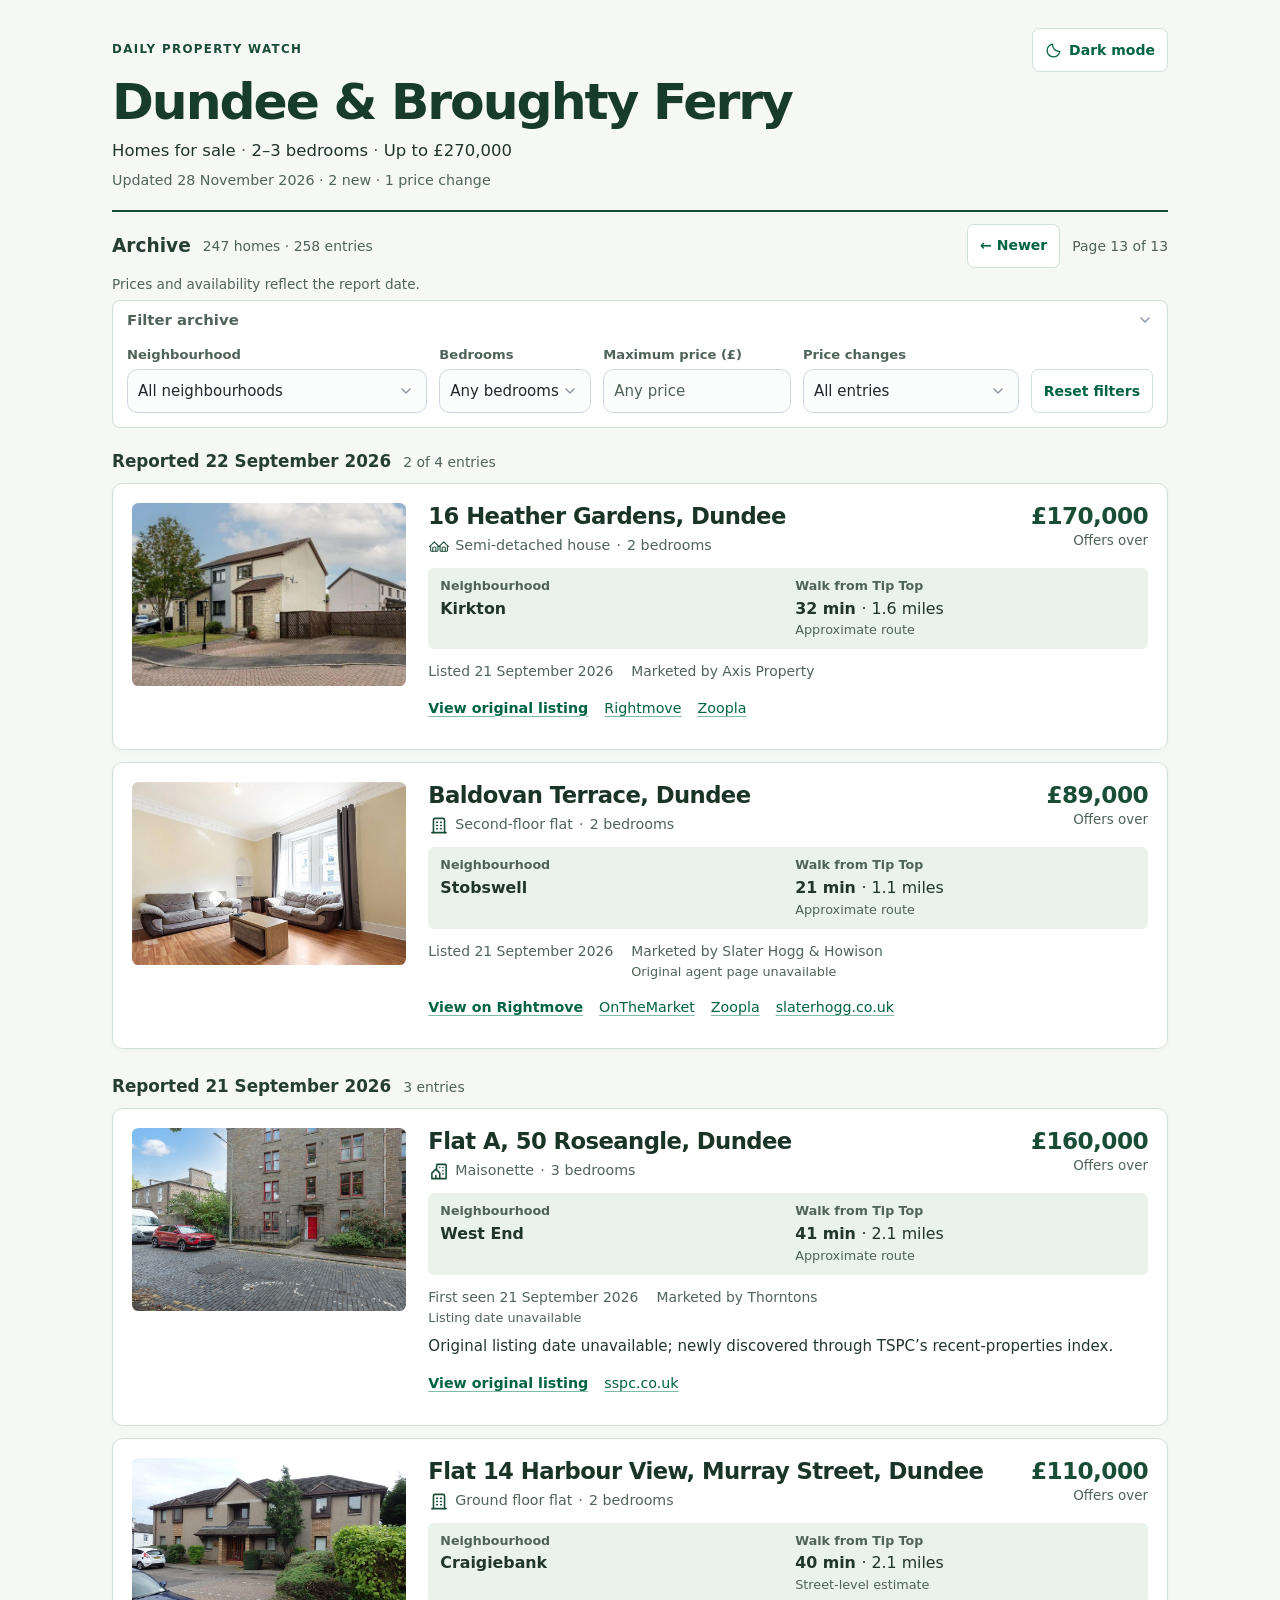
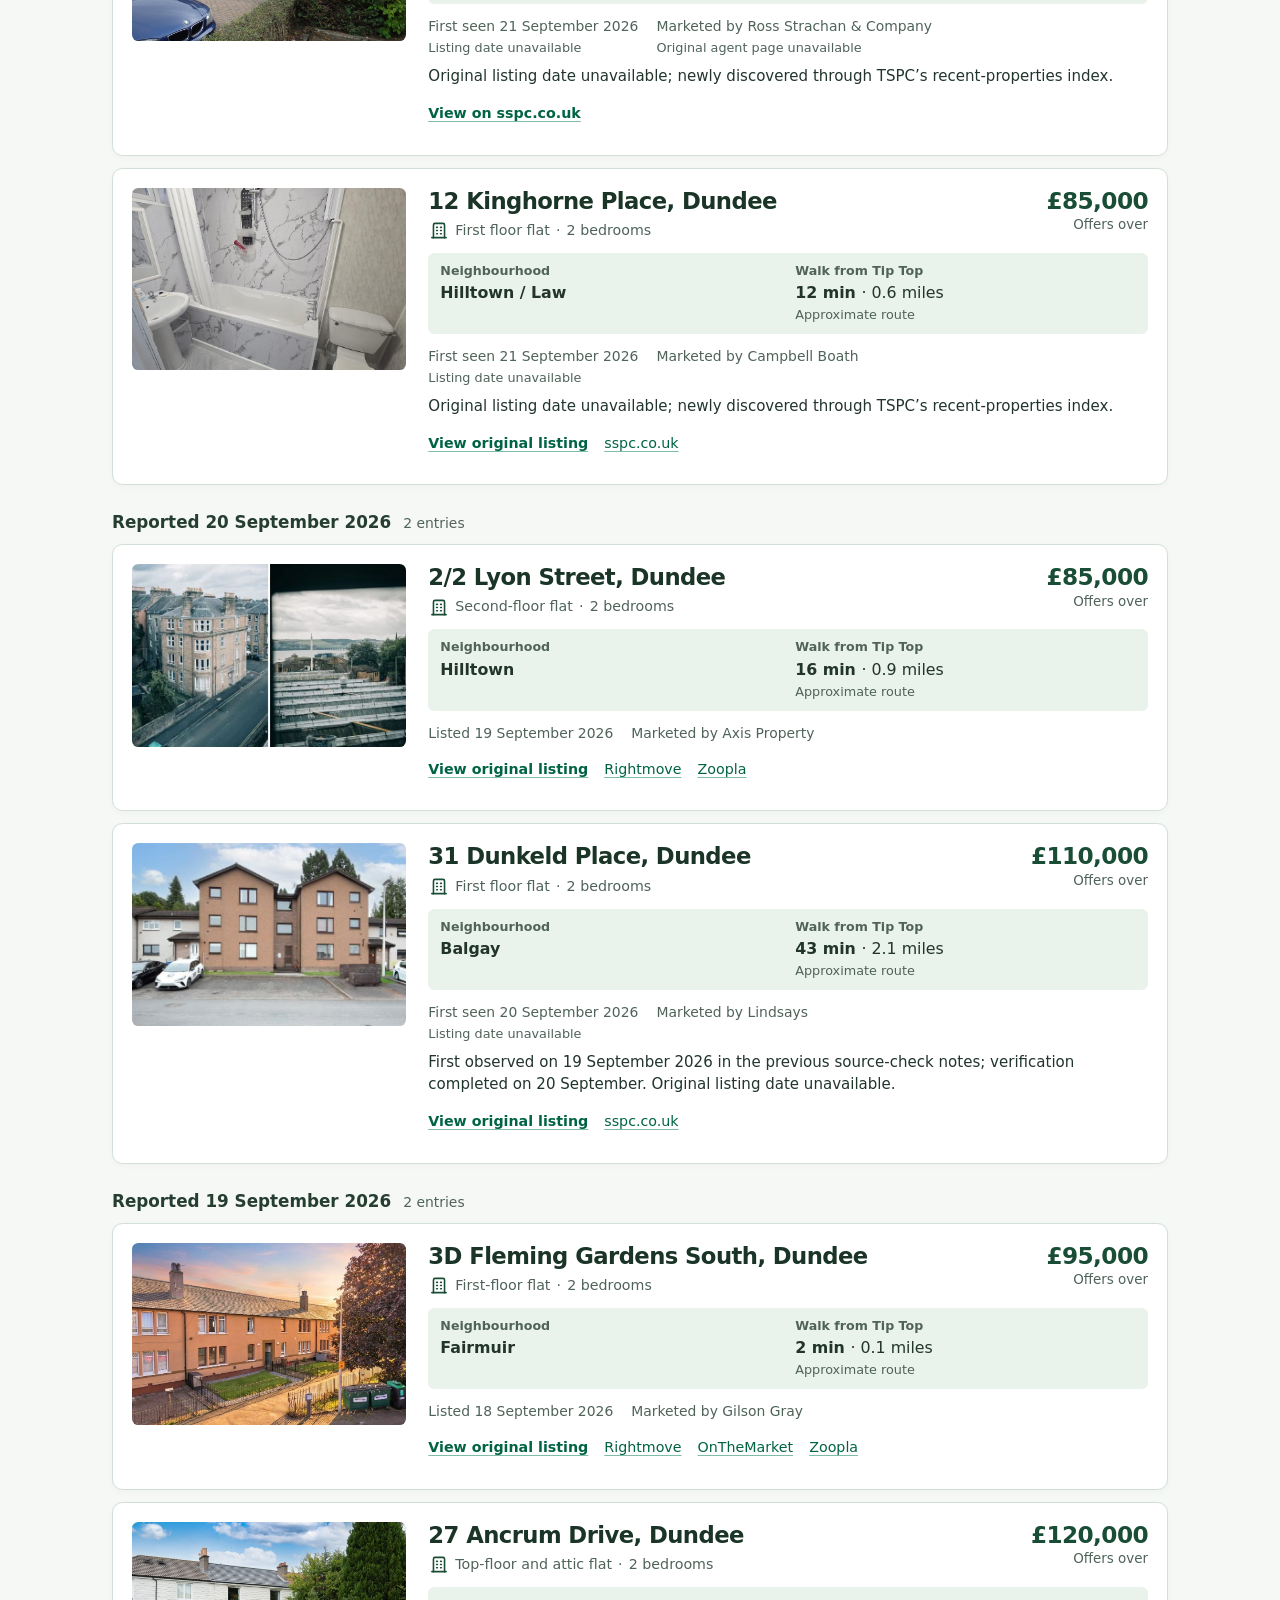
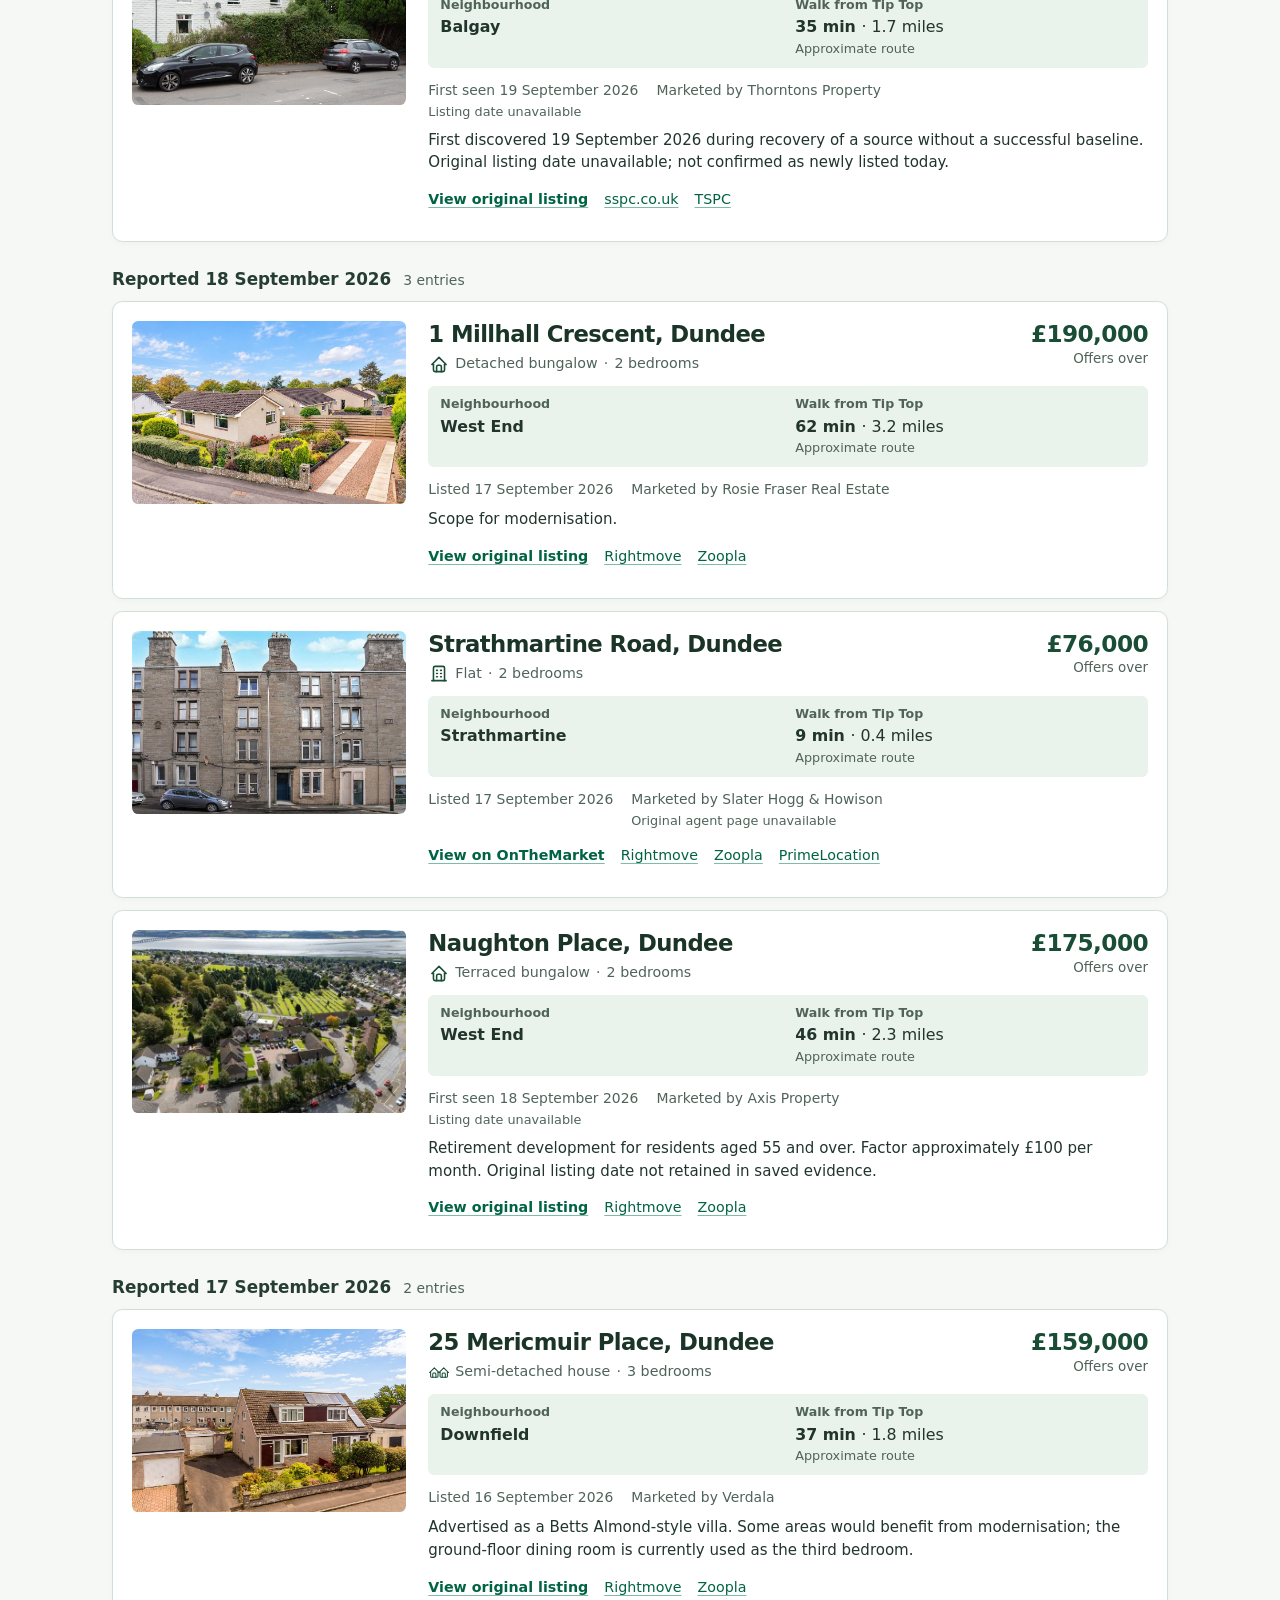
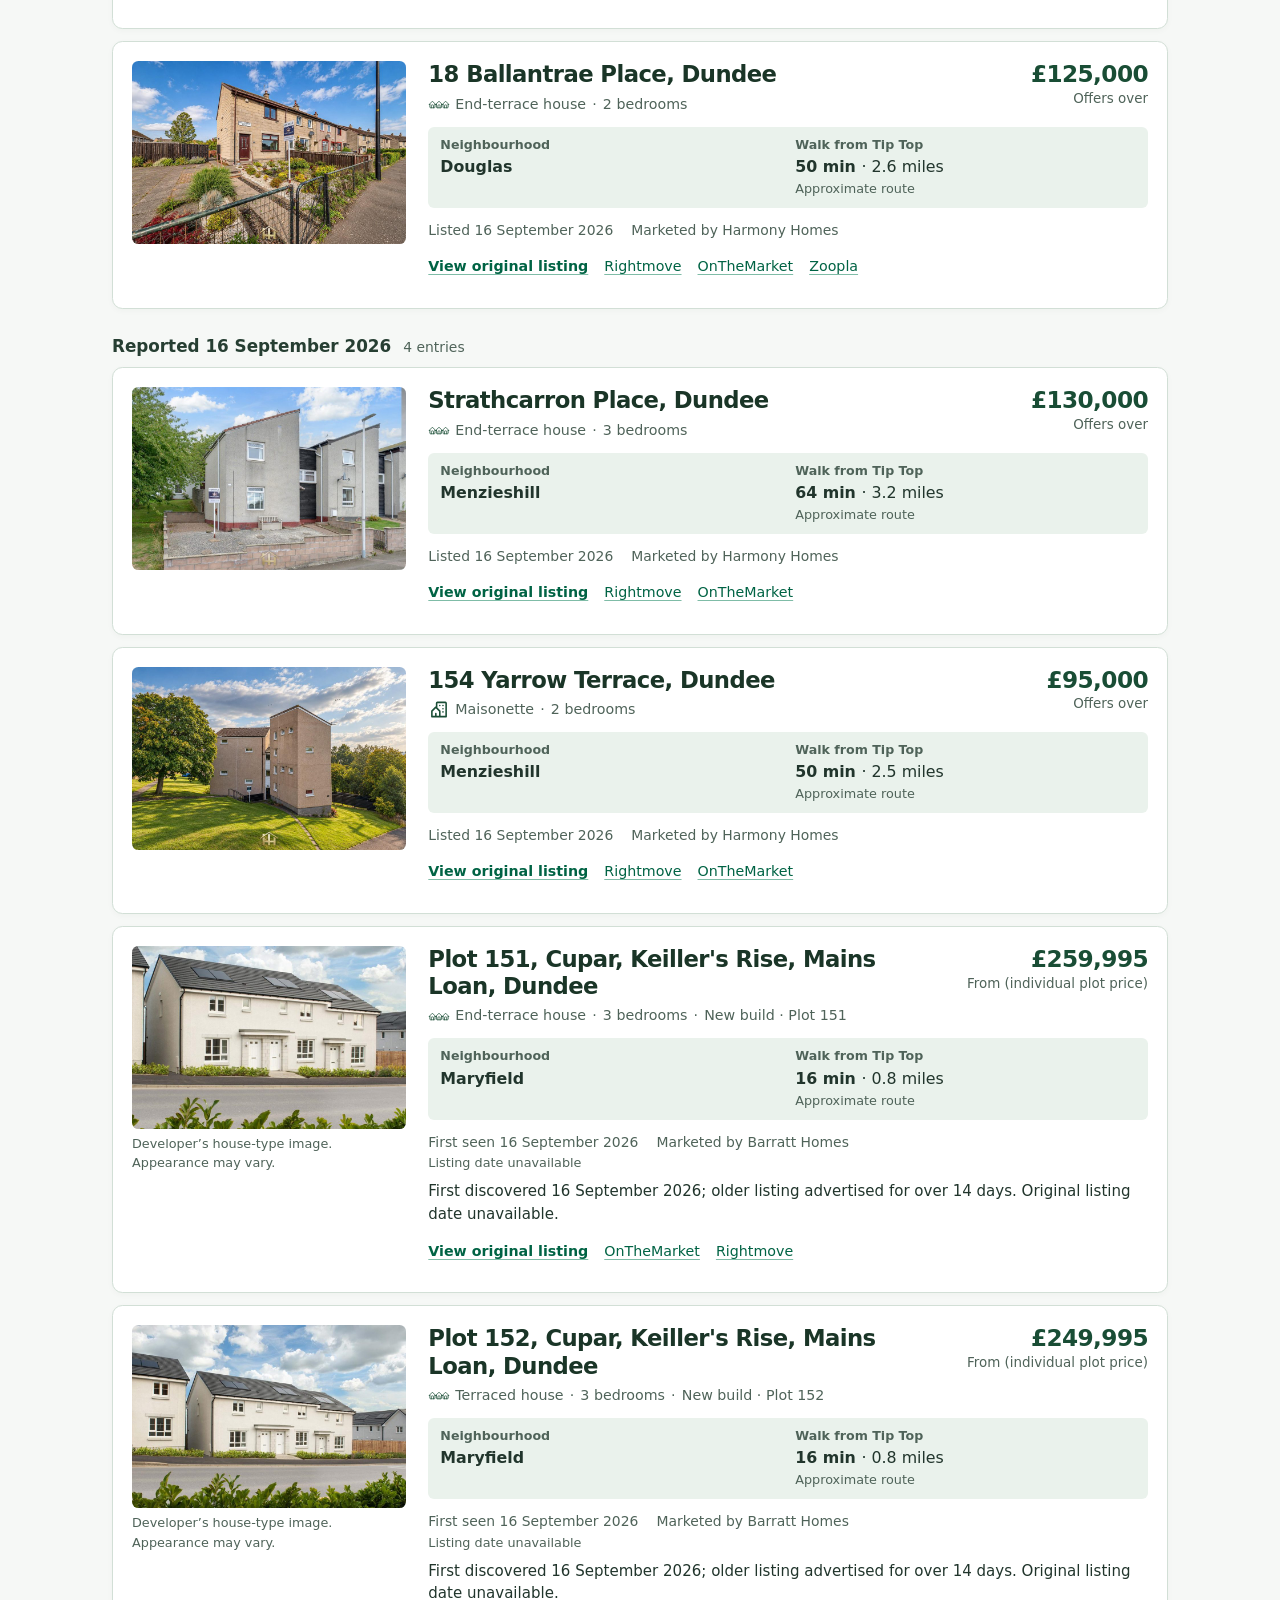
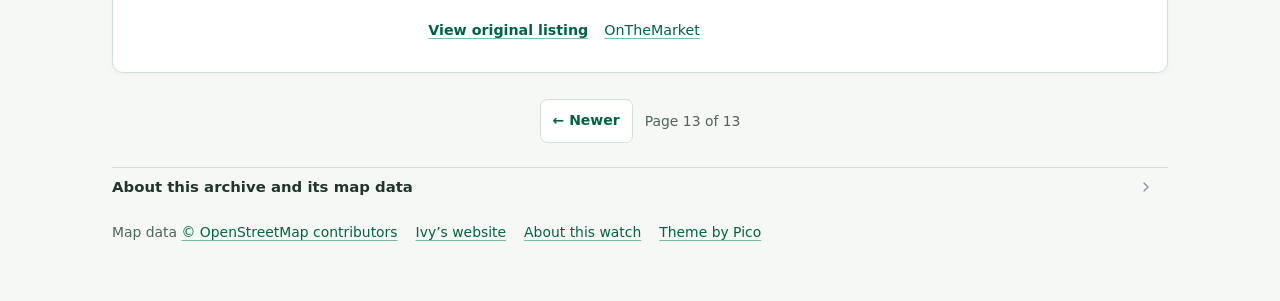
<file: page-13.html>
<!doctype html>
<html lang="en-GB" data-theme="light">
  <head>
    <meta charset="utf-8">
    <meta name="viewport" content="width=device-width, initial-scale=1">
    <meta name="robots" content="noindex,follow">
    <meta name="theme-color" content="#147d59">
    <meta name="description" content="A daily archive of homes for sale in Dundee and Broughty Ferry with 2–3 bedrooms and advertised prices up to £270,000.">
    <title>Dundee property watch · Page 13</title>
    <link rel="icon" href="assets/favicon.svg" type="image/svg+xml">
    <script src="assets/theme.js?v=870e5515ad174629"></script>
    <link rel="stylesheet" href="assets/pico.jade.min.css?v=dc3885c4785f04e3">
    <link rel="stylesheet" href="assets/report.css?v=8f64a7f69e3fd281">
    <script defer src="assets/archive.js?v=9dd3be0c944e0953"></script>
  </head>
  <body>
    <a class="skip-link" href="#properties">Skip to properties</a>
    <main class="container">
      <header class="masthead">
        <div class="masthead-top">
          <p class="eyebrow">Daily property watch</p>
          <button id="theme-toggle" class="theme-toggle" type="button" aria-pressed="false" hidden>
            <svg viewBox="0 0 24 24" fill="none" stroke="currentColor" stroke-width="1.8" stroke-linecap="round" stroke-linejoin="round" aria-hidden="true">
              <path d="M20.9 13.2A9 9 0 0 1 10.8 3.1 9 9 0 1 0 20.9 13.2Z"/>
            </svg>
            <span>Dark mode</span>
          </button>
        </div>
        <h1>Dundee &amp; Broughty Ferry</h1>
        <p class="criteria">Homes for sale <span>·</span> 2–3 bedrooms <span>·</span> Up to £270,000</p>
        <p class="update">Updated <time datetime="2026-11-28">28 November 2026</time> <span>· 2 new · 1 price change</span></p>
      </header>
      <div class="archive-tools">
        <div class="archive-title">
          <h2>Archive</h2>
          <p>247 homes · 258 entries</p>
        </div>
        <nav class="pagination" aria-label="Property pages">
          <a href="page-12.html" rel="prev">← Newer</a>
          <span>Page 13 of 13</span>
        </nav>
        <p class="archive-note">Prices and availability reflect the report date.</p>
        <div id="archive-filters" class="archive-filters" data-page="13" data-pages="13" data-total="258" data-version="451695fd3c8bae94" hidden>
          <details class="filter-panel">
            <summary>Filter archive <span class="filter-active-count" hidden></span></summary>
            <form class="filter-fields" aria-label="Filter archive" aria-controls="properties">
              <label class="filter-field">
                <span class="filter-label">Neighbourhood</span>
                <select name="area">
                  <option value="">All neighbourhoods</option>
                  <option value="ardler">Ardler</option>
                  <option value="balgay">Balgay</option>
                  <option value="balgillo">Balgillo</option>
                  <option value="ballumbie">Ballumbie</option>
                  <option value="barnhill">Barnhill</option>
                  <option value="baxter park">Baxter Park</option>
                  <option value="broughty ferry">Broughty Ferry</option>
                  <option value="central broughty ferry">Central Broughty Ferry</option>
                  <option value="central ferry">Central Ferry</option>
                  <option value="charleston">Charleston</option>
                  <option value="city centre">City Centre</option>
                  <option value="city quay">City Quay</option>
                  <option value="city-centre">city-centre</option>
                  <option value="claypotts">Claypotts</option>
                  <option value="clepington">Clepington</option>
                  <option value="coldside">Coldside</option>
                  <option value="craigiebank">Craigiebank</option>
                  <option value="douglas">Douglas</option>
                  <option value="downfield">Downfield</option>
                  <option value="dryburgh">Dryburgh</option>
                  <option value="dundee">Dundee</option>
                  <option value="dykes of gray">Dykes of Gray</option>
                  <option value="eastport">Eastport</option>
                  <option value="fairmuir">Fairmuir</option>
                  <option value="fintry">Fintry</option>
                  <option value="hilltown">Hilltown</option>
                  <option value="hilltown / law">Hilltown / Law</option>
                  <option value="kirkton">Kirkton</option>
                  <option value="law">Law</option>
                  <option value="linlathen">Linlathen</option>
                  <option value="lochee">Lochee</option>
                  <option value="lochee east">Lochee East</option>
                  <option value="maryfield">Maryfield</option>
                  <option value="menzieshill">Menzieshill</option>
                  <option value="mid craigie">Mid Craigie</option>
                  <option value="north-west of dundee">north-west of Dundee</option>
                  <option value="panmurefield">Panmurefield</option>
                  <option value="pitkerro">Pitkerro</option>
                  <option value="riverside">Riverside</option>
                  <option value="st mary’s">St Mary’s</option>
                  <option value="stobswell">Stobswell</option>
                  <option value="strathmartine">Strathmartine</option>
                  <option value="the glens">The Glens</option>
                  <option value="west end">West End</option>
                  <option value="west ferry">West Ferry</option>
                  <option value="west ferry / broughty ferry">West Ferry / Broughty Ferry</option>
                  <option value="whitfield">Whitfield</option>
                  <option value="woodside">Woodside</option>
                  <option value="neighbourhood unconfirmed">Neighbourhood unconfirmed</option>
                </select>
              </label>
              <label class="filter-field">
                <span class="filter-label">Bedrooms</span>
                <select name="beds">
                  <option value="">Any bedrooms</option>
                  <option value="2">2 bedrooms</option>
                  <option value="3">3 bedrooms</option>
                </select>
              </label>
              <label class="filter-field">
                <span class="filter-label">Maximum price (£)</span>
                <input type="number" name="price" inputmode="numeric" min="0" step="1" placeholder="Any price">
              </label>
              <label class="filter-field">
                <span class="filter-label">Price changes</span>
                <select name="change">
                  <option value="">All entries</option>
                  <option value="changed">All price changes</option>
                  <option value="reduced">Price reductions</option>
                  <option value="increased">Price increases</option>
                </select>
              </label>
              <div class="filter-actions">
                <button class="filter-reset" type="reset">Reset filters</button>
              </div>
            </form>
          </details>
          <div class="filter-feedback">
            <p id="filter-status" class="filter-status" role="status" aria-atomic="true"></p>
            <button type="button" class="filter-retry" hidden>Retry</button>
          </div>
        </div>
      </div>
      <div id="properties" tabindex="-1">
        <section class="report-day" data-day="2026-09-22">
          <div class="day-heading">
            <h2>Reported <time datetime="2026-09-22">22 September 2026</time></h2>
            <span data-day-count>2 of 4 entries</span>
          </div>
          <div data-cards>
            <article class="property-card has-photo" data-area="kirkton" data-beds="2" data-price="170000" data-change="">
              <div class="card-heading">
                <div class="identity">
                  <h3>16 Heather Gardens, Dundee</h3>
                  <div class="property-summary">
                    <span class="property-type type-semi"><svg viewBox="0 0 28 24" fill="none" stroke="currentColor" stroke-width="2" stroke-linecap="round" stroke-linejoin="round" aria-hidden="true" focusable="false"><g transform="translate(0 4) scale(.67)"><path d="M5 12l-2 0l9 -9l9 9l-2 0" /><path d="M5 12v7a2 2 0 0 0 2 2h10a2 2 0 0 0 2 -2v-7" /><path d="M9 21v-6a2 2 0 0 1 2 -2h2a2 2 0 0 1 2 2v6" /></g><g transform="translate(12 4) scale(.67)"><path d="M5 12l-2 0l9 -9l9 9l-2 0" /><path d="M5 12v7a2 2 0 0 0 2 2h10a2 2 0 0 0 2 -2v-7" /><path d="M9 21v-6a2 2 0 0 1 2 -2h2a2 2 0 0 1 2 2v6" /></g></svg><span>Semi-detached house</span></span>
                    <span>2 bedrooms</span>
                  </div>
                </div>
                <div class="asking">
                  <span class="price">£170,000</span>
                  <span class="qualifier">Offers over</span>
                </div>
              </div>
              <dl class="property-location">
                <div class="area">
                  <dt>Neighbourhood</dt>
                  <dd>Kirkton</dd>
                </div>
                <div class="walking">
                  <dt>Walk from Tip Top</dt>
                  <dd>32 min <span class="distance">· 1.6 miles</span><small>Approximate route</small></dd>
                </div>
              </dl>
              <figure class="photo">
                <a href="https://www.axispropertygroup.co.uk/properties/22138669/sales" aria-label="View listing for 16 Heather Gardens, Dundee">
                  <img src="images/dee49dd96b7afaf8346bb9c2eb6d011ec2095d7002a0cb2f44344a790bda56b9.jpg" alt="16 Heather Gardens, Dundee" loading="lazy" decoding="async" width="640" height="427"
                       onerror="this.closest('article').classList.remove('has-photo');this.closest('figure').remove()">
                </a>
              </figure>
              <div class="card-detail">
                <div class="listing-meta">
                  <p class="date">Listed <time datetime="2026-09-21">21 September 2026</time></p>
                  <p class="agent">Marketed by Axis Property</p>
                </div>
                <nav class="links" aria-label="Listings for 16 Heather Gardens, Dundee">
                  <a class="original" href="https://www.axispropertygroup.co.uk/properties/22138669/sales" rel="noopener noreferrer">View original listing</a>
                  <a href="https://www.rightmove.co.uk/properties/93405096" rel="noopener noreferrer">Rightmove</a>
                  <a href="https://www.zoopla.co.uk/for-sale/details/74299189/" rel="noopener noreferrer">Zoopla</a>
                </nav>
              </div>
            </article>
            <article class="property-card has-photo" data-area="stobswell" data-beds="2" data-price="89000" data-change="">
              <div class="card-heading">
                <div class="identity">
                  <h3>Baldovan Terrace, Dundee</h3>
                  <div class="property-summary">
                    <span class="property-type type-flat"><svg viewBox="0 0 24 24" fill="none" stroke="currentColor" stroke-width="2" stroke-linecap="round" stroke-linejoin="round" aria-hidden="true" focusable="false"><path d="M3 21l18 0" /><path d="M9 8l1 0" /><path d="M9 12l1 0" /><path d="M9 16l1 0" /><path d="M14 8l1 0" /><path d="M14 12l1 0" /><path d="M14 16l1 0" /><path d="M5 21v-16a2 2 0 0 1 2 -2h10a2 2 0 0 1 2 2v16" /></svg><span>Second-floor flat</span></span>
                    <span>2 bedrooms</span>
                  </div>
                </div>
                <div class="asking">
                  <span class="price">£89,000</span>
                  <span class="qualifier">Offers over</span>
                </div>
              </div>
              <dl class="property-location">
                <div class="area">
                  <dt>Neighbourhood</dt>
                  <dd>Stobswell</dd>
                </div>
                <div class="walking">
                  <dt>Walk from Tip Top</dt>
                  <dd>21 min <span class="distance">· 1.1 miles</span><small>Approximate route</small></dd>
                </div>
              </dl>
              <figure class="photo">
                <a href="https://www.rightmove.co.uk/properties/93370212" aria-label="View listing for Baldovan Terrace, Dundee">
                  <img src="images/0854e04fa48e3b20821fa21a3de81ba168391ee3f2dd29a81d3dc0ac85f606d7.jpg" alt="Baldovan Terrace, Dundee" loading="lazy" decoding="async" width="640" height="427"
                       onerror="this.closest('article').classList.remove('has-photo');this.closest('figure').remove()">
                </a>
              </figure>
              <div class="card-detail">
                <div class="listing-meta">
                  <p class="date">Listed <time datetime="2026-09-21">21 September 2026</time></p>
                  <p class="agent">Marketed by Slater Hogg &amp; Howison<span class="date-note">Original agent page unavailable</span></p>
                </div>
                <nav class="links" aria-label="Listings for Baldovan Terrace, Dundee">
                  <a class="original" href="https://www.rightmove.co.uk/properties/93370212" rel="noopener noreferrer">View on Rightmove</a>
                  <a href="https://www.onthemarket.com/details/20376051/" rel="noopener noreferrer">OnTheMarket</a>
                  <a href="https://www.zoopla.co.uk/for-sale/details/74292189/" rel="noopener noreferrer">Zoopla</a>
                  <a href="https://www.slaterhogg.co.uk/properties/22137500/sales" rel="noopener noreferrer">slaterhogg.co.uk</a>
                </nav>
              </div>
            </article>
          </div>
        </section>
        <section class="report-day" data-day="2026-09-21">
          <div class="day-heading">
            <h2>Reported <time datetime="2026-09-21">21 September 2026</time></h2>
            <span data-day-count>3 entries</span>
          </div>
          <div data-cards>
            <article class="property-card has-photo" data-area="west end" data-beds="3" data-price="160000" data-change="">
              <div class="card-heading">
                <div class="identity">
                  <h3>Flat A, 50 Roseangle, Dundee</h3>
                  <div class="property-summary">
                    <span class="property-type type-maisonette"><svg viewBox="0 0 24 24" fill="none" stroke="currentColor" stroke-width="2" stroke-linecap="round" stroke-linejoin="round" aria-hidden="true" focusable="false"><path d="M8 9l5 5v7h-5v-4m0 4h-5v-7l5 -5m1 1v-6a1 1 0 0 1 1 -1h10a1 1 0 0 1 1 1v17h-8" /><path d="M13 7l0 .01" /><path d="M17 7l0 .01" /><path d="M17 11l0 .01" /><path d="M17 15l0 .01" /></svg><span>Maisonette</span></span>
                    <span>3 bedrooms</span>
                  </div>
                </div>
                <div class="asking">
                  <span class="price">£160,000</span>
                  <span class="qualifier">Offers over</span>
                </div>
              </div>
              <dl class="property-location">
                <div class="area">
                  <dt>Neighbourhood</dt>
                  <dd>West End</dd>
                </div>
                <div class="walking">
                  <dt>Walk from Tip Top</dt>
                  <dd>41 min <span class="distance">· 2.1 miles</span><small>Approximate route</small></dd>
                </div>
              </dl>
              <figure class="photo">
                <a href="https://thorntons-property.co.uk/Dundee/DD1/Flat-A-50-Roseangle-3-bedroom-Flat/" aria-label="View listing for Flat A, 50 Roseangle, Dundee">
                  <img src="images/297cd40c5c11378d0396a5df9f76da14e4201c25ba7783c60d22f512eae9da6f.jpg" alt="Flat A, 50 Roseangle, Dundee" loading="lazy" decoding="async" width="640" height="427"
                       onerror="this.closest('article').classList.remove('has-photo');this.closest('figure').remove()">
                </a>
              </figure>
              <div class="card-detail">
                <div class="listing-meta">
                  <p class="date">First seen <time datetime="2026-09-21">21 September 2026</time><span class="date-note">Listing date unavailable</span></p>
                  <p class="agent">Marketed by Thorntons</p>
                </div>
                <p class="notes">Original listing date unavailable; newly discovered through TSPC’s recent-properties index.</p>
                <nav class="links" aria-label="Listings for Flat A, 50 Roseangle, Dundee">
                  <a class="original" href="https://thorntons-property.co.uk/Dundee/DD1/Flat-A-50-Roseangle-3-bedroom-Flat/" rel="noopener noreferrer">View original listing</a>
                  <a href="https://www.sspc.co.uk/Flat-A-50-Roseangle-Dundee-DD1-4NB-3-Bedroom-Ground--Basement-Maisonette-TSPC" rel="noopener noreferrer">sspc.co.uk</a>
                </nav>
              </div>
            </article>
            <article class="property-card has-photo" data-area="craigiebank" data-beds="2" data-price="110000" data-change="">
              <div class="card-heading">
                <div class="identity">
                  <h3>Flat 14 Harbour View, Murray Street, Dundee</h3>
                  <div class="property-summary">
                    <span class="property-type type-flat"><svg viewBox="0 0 24 24" fill="none" stroke="currentColor" stroke-width="2" stroke-linecap="round" stroke-linejoin="round" aria-hidden="true" focusable="false"><path d="M3 21l18 0" /><path d="M9 8l1 0" /><path d="M9 12l1 0" /><path d="M9 16l1 0" /><path d="M14 8l1 0" /><path d="M14 12l1 0" /><path d="M14 16l1 0" /><path d="M5 21v-16a2 2 0 0 1 2 -2h10a2 2 0 0 1 2 2v16" /></svg><span>Ground floor flat</span></span>
                    <span>2 bedrooms</span>
                  </div>
                </div>
                <div class="asking">
                  <span class="price">£110,000</span>
                  <span class="qualifier">Offers over</span>
                </div>
              </div>
              <dl class="property-location">
                <div class="area">
                  <dt>Neighbourhood</dt>
                  <dd>Craigiebank</dd>
                </div>
                <div class="walking">
                  <dt>Walk from Tip Top</dt>
                  <dd>40 min <span class="distance">· 2.1 miles</span><small>Street-level estimate</small></dd>
                </div>
              </dl>
              <figure class="photo">
                <a href="https://www.sspc.co.uk/Flat-14-Harbour-View-Murray-Street-Dundee-DD4-7JG-2-Bedroom-Ground-Floor-Flat-TSPC" aria-label="View listing for Flat 14 Harbour View, Murray Street, Dundee">
                  <img src="images/d40d2a6aacd117c7077af62eb3eef07c47d80b1f7df160cc8d72907d51e9f254.jpg" alt="Flat 14 Harbour View, Murray Street, Dundee" loading="lazy" decoding="async" width="640" height="427"
                       onerror="this.closest('article').classList.remove('has-photo');this.closest('figure').remove()">
                </a>
              </figure>
              <div class="card-detail">
                <div class="listing-meta">
                  <p class="date">First seen <time datetime="2026-09-21">21 September 2026</time><span class="date-note">Listing date unavailable</span></p>
                  <p class="agent">Marketed by Ross Strachan &amp; Company<span class="date-note">Original agent page unavailable</span></p>
                </div>
                <p class="notes">Original listing date unavailable; newly discovered through TSPC’s recent-properties index.</p>
                <nav class="links" aria-label="Listings for Flat 14 Harbour View, Murray Street, Dundee">
                  <a class="original" href="https://www.sspc.co.uk/Flat-14-Harbour-View-Murray-Street-Dundee-DD4-7JG-2-Bedroom-Ground-Floor-Flat-TSPC" rel="noopener noreferrer">View on sspc.co.uk</a>
                </nav>
              </div>
            </article>
            <article class="property-card has-photo" data-area="hilltown / law" data-beds="2" data-price="85000" data-change="">
              <div class="card-heading">
                <div class="identity">
                  <h3>12 Kinghorne Place, Dundee</h3>
                  <div class="property-summary">
                    <span class="property-type type-flat"><svg viewBox="0 0 24 24" fill="none" stroke="currentColor" stroke-width="2" stroke-linecap="round" stroke-linejoin="round" aria-hidden="true" focusable="false"><path d="M3 21l18 0" /><path d="M9 8l1 0" /><path d="M9 12l1 0" /><path d="M9 16l1 0" /><path d="M14 8l1 0" /><path d="M14 12l1 0" /><path d="M14 16l1 0" /><path d="M5 21v-16a2 2 0 0 1 2 -2h10a2 2 0 0 1 2 2v16" /></svg><span>First floor flat</span></span>
                    <span>2 bedrooms</span>
                  </div>
                </div>
                <div class="asking">
                  <span class="price">£85,000</span>
                  <span class="qualifier">Offers over</span>
                </div>
              </div>
              <dl class="property-location">
                <div class="area">
                  <dt>Neighbourhood</dt>
                  <dd>Hilltown / Law</dd>
                </div>
                <div class="walking">
                  <dt>Walk from Tip Top</dt>
                  <dd>12 min <span class="distance">· 0.6 miles</span><small>Approximate route</small></dd>
                </div>
              </dl>
              <figure class="photo">
                <a href="https://campbellboath.com/properties/house_id/1094" aria-label="View listing for 12 Kinghorne Place, Dundee">
                  <img src="images/27a9cb0325bf43a8ab025c408349f1f77f26c1a2d4a49cebd424caed292b980d.jpg" alt="12 Kinghorne Place, Dundee" loading="lazy" decoding="async" width="640" height="427"
                       onerror="this.closest('article').classList.remove('has-photo');this.closest('figure').remove()">
                </a>
              </figure>
              <div class="card-detail">
                <div class="listing-meta">
                  <p class="date">First seen <time datetime="2026-09-21">21 September 2026</time><span class="date-note">Listing date unavailable</span></p>
                  <p class="agent">Marketed by Campbell Boath</p>
                </div>
                <p class="notes">Original listing date unavailable; newly discovered through TSPC’s recent-properties index.</p>
                <nav class="links" aria-label="Listings for 12 Kinghorne Place, Dundee">
                  <a class="original" href="https://campbellboath.com/properties/house_id/1094" rel="noopener noreferrer">View original listing</a>
                  <a href="https://www.sspc.co.uk/12-Kinghorne-Place-Dundee-DD3-6NN-2-Bedroom-Flat-TSPC" rel="noopener noreferrer">sspc.co.uk</a>
                </nav>
              </div>
            </article>
          </div>
        </section>
        <section class="report-day" data-day="2026-09-20">
          <div class="day-heading">
            <h2>Reported <time datetime="2026-09-20">20 September 2026</time></h2>
            <span data-day-count>2 entries</span>
          </div>
          <div data-cards>
            <article class="property-card has-photo" data-area="hilltown" data-beds="2" data-price="85000" data-change="">
              <div class="card-heading">
                <div class="identity">
                  <h3>2/2 Lyon Street, Dundee</h3>
                  <div class="property-summary">
                    <span class="property-type type-flat"><svg viewBox="0 0 24 24" fill="none" stroke="currentColor" stroke-width="2" stroke-linecap="round" stroke-linejoin="round" aria-hidden="true" focusable="false"><path d="M3 21l18 0" /><path d="M9 8l1 0" /><path d="M9 12l1 0" /><path d="M9 16l1 0" /><path d="M14 8l1 0" /><path d="M14 12l1 0" /><path d="M14 16l1 0" /><path d="M5 21v-16a2 2 0 0 1 2 -2h10a2 2 0 0 1 2 2v16" /></svg><span>Second-floor flat</span></span>
                    <span>2 bedrooms</span>
                  </div>
                </div>
                <div class="asking">
                  <span class="price">£85,000</span>
                  <span class="qualifier">Offers over</span>
                </div>
              </div>
              <dl class="property-location">
                <div class="area">
                  <dt>Neighbourhood</dt>
                  <dd>Hilltown</dd>
                </div>
                <div class="walking">
                  <dt>Walk from Tip Top</dt>
                  <dd>16 min <span class="distance">· 0.9 miles</span><small>Approximate route</small></dd>
                </div>
              </dl>
              <figure class="photo">
                <a href="https://www.axispropertygroup.co.uk/properties/22133902/sales" aria-label="View listing for 2/2 Lyon Street, Dundee">
                  <img src="images/23bfa565e0cef4eedc16771f56be0aa41420542685c20971bf55211c42b3991a.jpg" alt="2/2 Lyon Street, Dundee" loading="lazy" decoding="async" width="640" height="427"
                       onerror="this.closest('article').classList.remove('has-photo');this.closest('figure').remove()">
                </a>
              </figure>
              <div class="card-detail">
                <div class="listing-meta">
                  <p class="date">Listed <time datetime="2026-09-19">19 September 2026</time></p>
                  <p class="agent">Marketed by Axis Property</p>
                </div>
                <nav class="links" aria-label="Listings for 2/2 Lyon Street, Dundee">
                  <a class="original" href="https://www.axispropertygroup.co.uk/properties/22133902/sales" rel="noopener noreferrer">View original listing</a>
                  <a href="https://www.rightmove.co.uk/properties/93339114" rel="noopener noreferrer">Rightmove</a>
                  <a href="https://www.zoopla.co.uk/for-sale/details/74284485/" rel="noopener noreferrer">Zoopla</a>
                </nav>
              </div>
            </article>
            <article class="property-card has-photo" data-area="balgay" data-beds="2" data-price="110000" data-change="">
              <div class="card-heading">
                <div class="identity">
                  <h3>31 Dunkeld Place, Dundee</h3>
                  <div class="property-summary">
                    <span class="property-type type-flat"><svg viewBox="0 0 24 24" fill="none" stroke="currentColor" stroke-width="2" stroke-linecap="round" stroke-linejoin="round" aria-hidden="true" focusable="false"><path d="M3 21l18 0" /><path d="M9 8l1 0" /><path d="M9 12l1 0" /><path d="M9 16l1 0" /><path d="M14 8l1 0" /><path d="M14 12l1 0" /><path d="M14 16l1 0" /><path d="M5 21v-16a2 2 0 0 1 2 -2h10a2 2 0 0 1 2 2v16" /></svg><span>First floor flat</span></span>
                    <span>2 bedrooms</span>
                  </div>
                </div>
                <div class="asking">
                  <span class="price">£110,000</span>
                  <span class="qualifier">Offers over</span>
                </div>
              </div>
              <dl class="property-location">
                <div class="area">
                  <dt>Neighbourhood</dt>
                  <dd>Balgay</dd>
                </div>
                <div class="walking">
                  <dt>Walk from Tip Top</dt>
                  <dd>43 min <span class="distance">· 2.1 miles</span><small>Approximate route</small></dd>
                </div>
              </dl>
              <figure class="photo">
                <a href="https://property.lindsays.co.uk/for-sale/31-dunkeld-place-dundee-angus-dd2-2hw" aria-label="View listing for 31 Dunkeld Place, Dundee">
                  <img src="images/a28c9a1e5da1f1089fb7f6577a3e17708b1079f18a0239f5939d1306f17e21a4.jpg" alt="31 Dunkeld Place, Dundee" loading="lazy" decoding="async" width="640" height="427"
                       onerror="this.closest('article').classList.remove('has-photo');this.closest('figure').remove()">
                </a>
              </figure>
              <div class="card-detail">
                <div class="listing-meta">
                  <p class="date">First seen <time datetime="2026-09-20">20 September 2026</time><span class="date-note">Listing date unavailable</span></p>
                  <p class="agent">Marketed by Lindsays</p>
                </div>
                <p class="notes">First observed on 19 September 2026 in the previous source-check notes; verification completed on 20 September. Original listing date unavailable.</p>
                <nav class="links" aria-label="Listings for 31 Dunkeld Place, Dundee">
                  <a class="original" href="https://property.lindsays.co.uk/for-sale/31-dunkeld-place-dundee-angus-dd2-2hw" rel="noopener noreferrer">View original listing</a>
                  <a href="https://www.sspc.co.uk/31-Dunkeld-Place-Dundee-Angus-DD2-2HW-2-Bedroom-First-Floor-Flat-TSPC" rel="noopener noreferrer">sspc.co.uk</a>
                </nav>
              </div>
            </article>
          </div>
        </section>
        <section class="report-day" data-day="2026-09-19">
          <div class="day-heading">
            <h2>Reported <time datetime="2026-09-19">19 September 2026</time></h2>
            <span data-day-count>2 entries</span>
          </div>
          <div data-cards>
            <article class="property-card has-photo" data-area="fairmuir" data-beds="2" data-price="95000" data-change="">
              <div class="card-heading">
                <div class="identity">
                  <h3>3D Fleming Gardens South, Dundee</h3>
                  <div class="property-summary">
                    <span class="property-type type-flat"><svg viewBox="0 0 24 24" fill="none" stroke="currentColor" stroke-width="2" stroke-linecap="round" stroke-linejoin="round" aria-hidden="true" focusable="false"><path d="M3 21l18 0" /><path d="M9 8l1 0" /><path d="M9 12l1 0" /><path d="M9 16l1 0" /><path d="M14 8l1 0" /><path d="M14 12l1 0" /><path d="M14 16l1 0" /><path d="M5 21v-16a2 2 0 0 1 2 -2h10a2 2 0 0 1 2 2v16" /></svg><span>First-floor flat</span></span>
                    <span>2 bedrooms</span>
                  </div>
                </div>
                <div class="asking">
                  <span class="price">£95,000</span>
                  <span class="qualifier">Offers over</span>
                </div>
              </div>
              <dl class="property-location">
                <div class="area">
                  <dt>Neighbourhood</dt>
                  <dd>Fairmuir</dd>
                </div>
                <div class="walking">
                  <dt>Walk from Tip Top</dt>
                  <dd>2 min <span class="distance">· 0.1 miles</span><small>Approximate route</small></dd>
                </div>
              </dl>
              <figure class="photo">
                <a href="https://gilsongray.co.uk/property/fleming-gardens-south-P293575-266/" aria-label="View listing for 3D Fleming Gardens South, Dundee">
                  <img src="images/5437702de59633aa27c5115e1d4e3303a2a13342b2322469e221a07cafa6e371.jpg" alt="3D Fleming Gardens South, Dundee" loading="lazy" decoding="async" width="640" height="427"
                       onerror="this.closest('article').classList.remove('has-photo');this.closest('figure').remove()">
                </a>
              </figure>
              <div class="card-detail">
                <div class="listing-meta">
                  <p class="date">Listed <time datetime="2026-09-18">18 September 2026</time></p>
                  <p class="agent">Marketed by Gilson Gray</p>
                </div>
                <nav class="links" aria-label="Listings for 3D Fleming Gardens South, Dundee">
                  <a class="original" href="https://gilsongray.co.uk/property/fleming-gardens-south-P293575-266/" rel="noopener noreferrer">View original listing</a>
                  <a href="https://www.rightmove.co.uk/properties/93324828" rel="noopener noreferrer">Rightmove</a>
                  <a href="https://www.onthemarket.com/details/20369808/" rel="noopener noreferrer">OnTheMarket</a>
                  <a href="https://www.zoopla.co.uk/for-sale/details/74279745/" rel="noopener noreferrer">Zoopla</a>
                </nav>
              </div>
            </article>
            <article class="property-card has-photo" data-area="balgay" data-beds="2" data-price="120000" data-change="">
              <div class="card-heading">
                <div class="identity">
                  <h3>27 Ancrum Drive, Dundee</h3>
                  <div class="property-summary">
                    <span class="property-type type-flat"><svg viewBox="0 0 24 24" fill="none" stroke="currentColor" stroke-width="2" stroke-linecap="round" stroke-linejoin="round" aria-hidden="true" focusable="false"><path d="M3 21l18 0" /><path d="M9 8l1 0" /><path d="M9 12l1 0" /><path d="M9 16l1 0" /><path d="M14 8l1 0" /><path d="M14 12l1 0" /><path d="M14 16l1 0" /><path d="M5 21v-16a2 2 0 0 1 2 -2h10a2 2 0 0 1 2 2v16" /></svg><span>Top-floor and attic flat</span></span>
                    <span>2 bedrooms</span>
                  </div>
                </div>
                <div class="asking">
                  <span class="price">£120,000</span>
                  <span class="qualifier">Offers over</span>
                </div>
              </div>
              <dl class="property-location">
                <div class="area">
                  <dt>Neighbourhood</dt>
                  <dd>Balgay</dd>
                </div>
                <div class="walking">
                  <dt>Walk from Tip Top</dt>
                  <dd>35 min <span class="distance">· 1.7 miles</span><small>Approximate route</small></dd>
                </div>
              </dl>
              <figure class="photo">
                <a href="https://thorntons-property.co.uk/Dundee/DD2/27-Ancrum-Drive-2-bedroom-Flat" aria-label="View listing for 27 Ancrum Drive, Dundee">
                  <img src="images/be9d47ecbccff9df27493f2a315f803b132568eb545ef79c512e6e9d5a038c4e.jpg" alt="27 Ancrum Drive, Dundee" loading="lazy" decoding="async" width="640" height="427"
                       onerror="this.closest('article').classList.remove('has-photo');this.closest('figure').remove()">
                </a>
              </figure>
              <div class="card-detail">
                <div class="listing-meta">
                  <p class="date">First seen <time datetime="2026-09-19">19 September 2026</time><span class="date-note">Listing date unavailable</span></p>
                  <p class="agent">Marketed by Thorntons Property</p>
                </div>
                <p class="notes">First discovered 19 September 2026 during recovery of a source without a successful baseline. Original listing date unavailable; not confirmed as newly listed today.</p>
                <nav class="links" aria-label="Listings for 27 Ancrum Drive, Dundee">
                  <a class="original" href="https://thorntons-property.co.uk/Dundee/DD2/27-Ancrum-Drive-2-bedroom-Flat" rel="noopener noreferrer">View original listing</a>
                  <a href="https://www.sspc.co.uk/27-Ancrum-Drive-Dundee-DD2-2JG-2-Bedroom-Top-Floor-Flat-TSPC" rel="noopener noreferrer">sspc.co.uk</a>
                  <a href="https://tspc.co.uk/property/2-Bed-Top-Floor-Flat-For-Sale-27-Ancrum-Drive-Dundee-DD2-2JG/" rel="noopener noreferrer">TSPC</a>
                </nav>
              </div>
            </article>
          </div>
        </section>
        <section class="report-day" data-day="2026-09-18">
          <div class="day-heading">
            <h2>Reported <time datetime="2026-09-18">18 September 2026</time></h2>
            <span data-day-count>3 entries</span>
          </div>
          <div data-cards>
            <article class="property-card has-photo" data-area="west end" data-beds="2" data-price="190000" data-change="">
              <div class="card-heading">
                <div class="identity">
                  <h3>1 Millhall Crescent, Dundee</h3>
                  <div class="property-summary">
                    <span class="property-type type-bungalow"><svg viewBox="0 0 24 24" fill="none" stroke="currentColor" stroke-width="2" stroke-linecap="round" stroke-linejoin="round" aria-hidden="true" focusable="false"><path d="M5 12l-2 0l9 -9l9 9l-2 0" /><path d="M5 12v7a2 2 0 0 0 2 2h10a2 2 0 0 0 2 -2v-7" /><path d="M9 21v-6a2 2 0 0 1 2 -2h2a2 2 0 0 1 2 2v6" /></svg><span>Detached bungalow</span></span>
                    <span>2 bedrooms</span>
                  </div>
                </div>
                <div class="asking">
                  <span class="price">£190,000</span>
                  <span class="qualifier">Offers over</span>
                </div>
              </div>
              <dl class="property-location">
                <div class="area">
                  <dt>Neighbourhood</dt>
                  <dd>West End</dd>
                </div>
                <div class="walking">
                  <dt>Walk from Tip Top</dt>
                  <dd>62 min <span class="distance">· 3.2 miles</span><small>Approximate route</small></dd>
                </div>
              </dl>
              <figure class="photo">
                <a href="https://www.rosiefraserrealestate.com/property-details/34939244/-/dundee/millhall-crescent" aria-label="View listing for 1 Millhall Crescent, Dundee">
                  <img src="images/4da1489cbbcdbf6f5bec8320eb7e794ab110635001ca5cd949af7931ce5f77c5.jpg" alt="1 Millhall Crescent, Dundee" loading="lazy" decoding="async" width="640" height="427"
                       onerror="this.closest('article').classList.remove('has-photo');this.closest('figure').remove()">
                </a>
              </figure>
              <div class="card-detail">
                <div class="listing-meta">
                  <p class="date">Listed <time datetime="2026-09-17">17 September 2026</time></p>
                  <p class="agent">Marketed by Rosie Fraser Real Estate</p>
                </div>
                <p class="notes">Scope for modernisation.</p>
                <nav class="links" aria-label="Listings for 1 Millhall Crescent, Dundee">
                  <a class="original" href="https://www.rosiefraserrealestate.com/property-details/34939244/-/dundee/millhall-crescent" rel="noopener noreferrer">View original listing</a>
                  <a href="https://www.rightmove.co.uk/properties/93250659" rel="noopener noreferrer">Rightmove</a>
                  <a href="https://www.zoopla.co.uk/for-sale/details/74263326/" rel="noopener noreferrer">Zoopla</a>
                </nav>
              </div>
            </article>
            <article class="property-card has-photo" data-area="strathmartine" data-beds="2" data-price="76000" data-change="">
              <div class="card-heading">
                <div class="identity">
                  <h3>Strathmartine Road, Dundee</h3>
                  <div class="property-summary">
                    <span class="property-type type-flat"><svg viewBox="0 0 24 24" fill="none" stroke="currentColor" stroke-width="2" stroke-linecap="round" stroke-linejoin="round" aria-hidden="true" focusable="false"><path d="M3 21l18 0" /><path d="M9 8l1 0" /><path d="M9 12l1 0" /><path d="M9 16l1 0" /><path d="M14 8l1 0" /><path d="M14 12l1 0" /><path d="M14 16l1 0" /><path d="M5 21v-16a2 2 0 0 1 2 -2h10a2 2 0 0 1 2 2v16" /></svg><span>Flat</span></span>
                    <span>2 bedrooms</span>
                  </div>
                </div>
                <div class="asking">
                  <span class="price">£76,000</span>
                  <span class="qualifier">Offers over</span>
                </div>
              </div>
              <dl class="property-location">
                <div class="area">
                  <dt>Neighbourhood</dt>
                  <dd>Strathmartine</dd>
                </div>
                <div class="walking">
                  <dt>Walk from Tip Top</dt>
                  <dd>9 min <span class="distance">· 0.4 miles</span><small>Approximate route</small></dd>
                </div>
              </dl>
              <figure class="photo">
                <a href="https://www.onthemarket.com/details/20358886/" aria-label="View listing for Strathmartine Road, Dundee">
                  <img src="images/857d91582a82f3721457282d84a45e50381f8ac4aaba21b426da4e7a3c649b7b.jpg" alt="Strathmartine Road, Dundee" loading="lazy" decoding="async" width="640" height="427"
                       onerror="this.closest('article').classList.remove('has-photo');this.closest('figure').remove()">
                </a>
              </figure>
              <div class="card-detail">
                <div class="listing-meta">
                  <p class="date">Listed <time datetime="2026-09-17">17 September 2026</time></p>
                  <p class="agent">Marketed by Slater Hogg &amp; Howison<span class="date-note">Original agent page unavailable</span></p>
                </div>
                <nav class="links" aria-label="Listings for Strathmartine Road, Dundee">
                  <a class="original" href="https://www.onthemarket.com/details/20358886/" rel="noopener noreferrer">View on OnTheMarket</a>
                  <a href="https://www.rightmove.co.uk/properties/93265536" rel="noopener noreferrer">Rightmove</a>
                  <a href="https://www.zoopla.co.uk/for-sale/details/74266229/" rel="noopener noreferrer">Zoopla</a>
                  <a href="https://www.primelocation.com/for-sale/details/74266229/" rel="noopener noreferrer">PrimeLocation</a>
                </nav>
              </div>
            </article>
            <article class="property-card has-photo" data-area="west end" data-beds="2" data-price="175000" data-change="">
              <div class="card-heading">
                <div class="identity">
                  <h3>Naughton Place, Dundee</h3>
                  <div class="property-summary">
                    <span class="property-type type-bungalow"><svg viewBox="0 0 24 24" fill="none" stroke="currentColor" stroke-width="2" stroke-linecap="round" stroke-linejoin="round" aria-hidden="true" focusable="false"><path d="M5 12l-2 0l9 -9l9 9l-2 0" /><path d="M5 12v7a2 2 0 0 0 2 2h10a2 2 0 0 0 2 -2v-7" /><path d="M9 21v-6a2 2 0 0 1 2 -2h2a2 2 0 0 1 2 2v6" /></svg><span>Terraced bungalow</span></span>
                    <span>2 bedrooms</span>
                  </div>
                </div>
                <div class="asking">
                  <span class="price">£175,000</span>
                  <span class="qualifier">Offers over</span>
                </div>
              </div>
              <dl class="property-location">
                <div class="area">
                  <dt>Neighbourhood</dt>
                  <dd>West End</dd>
                </div>
                <div class="walking">
                  <dt>Walk from Tip Top</dt>
                  <dd>46 min <span class="distance">· 2.3 miles</span><small>Approximate route</small></dd>
                </div>
              </dl>
              <figure class="photo">
                <a href="https://www.axispropertygroup.co.uk/properties/22125515/sales" aria-label="View listing for Naughton Place, Dundee">
                  <img src="images/0ec785ff333877f316fab0c9dfb4175fcd32023af580b2c98b0c2b91599b8ccc.jpg" alt="Naughton Place, Dundee" loading="lazy" decoding="async" width="640" height="427"
                       onerror="this.closest('article').classList.remove('has-photo');this.closest('figure').remove()">
                </a>
              </figure>
              <div class="card-detail">
                <div class="listing-meta">
                  <p class="date">First seen <time datetime="2026-09-18">18 September 2026</time><span class="date-note">Listing date unavailable</span></p>
                  <p class="agent">Marketed by Axis Property</p>
                </div>
                <p class="notes">Retirement development for residents aged 55 and over. Factor approximately £100 per month. Original listing date not retained in saved evidence.</p>
                <nav class="links" aria-label="Listings for Naughton Place, Dundee">
                  <a class="original" href="https://www.axispropertygroup.co.uk/properties/22125515/sales" rel="noopener noreferrer">View original listing</a>
                  <a href="https://www.rightmove.co.uk/properties/93252582" rel="noopener noreferrer">Rightmove</a>
                  <a href="https://www.zoopla.co.uk/for-sale/details/74263716/" rel="noopener noreferrer">Zoopla</a>
                </nav>
              </div>
            </article>
          </div>
        </section>
        <section class="report-day" data-day="2026-09-17">
          <div class="day-heading">
            <h2>Reported <time datetime="2026-09-17">17 September 2026</time></h2>
            <span data-day-count>2 entries</span>
          </div>
          <div data-cards>
            <article class="property-card has-photo" data-area="downfield" data-beds="3" data-price="159000" data-change="">
              <div class="card-heading">
                <div class="identity">
                  <h3>25 Mericmuir Place, Dundee</h3>
                  <div class="property-summary">
                    <span class="property-type type-semi"><svg viewBox="0 0 28 24" fill="none" stroke="currentColor" stroke-width="2" stroke-linecap="round" stroke-linejoin="round" aria-hidden="true" focusable="false"><g transform="translate(0 4) scale(.67)"><path d="M5 12l-2 0l9 -9l9 9l-2 0" /><path d="M5 12v7a2 2 0 0 0 2 2h10a2 2 0 0 0 2 -2v-7" /><path d="M9 21v-6a2 2 0 0 1 2 -2h2a2 2 0 0 1 2 2v6" /></g><g transform="translate(12 4) scale(.67)"><path d="M5 12l-2 0l9 -9l9 9l-2 0" /><path d="M5 12v7a2 2 0 0 0 2 2h10a2 2 0 0 0 2 -2v-7" /><path d="M9 21v-6a2 2 0 0 1 2 -2h2a2 2 0 0 1 2 2v6" /></g></svg><span>Semi-detached house</span></span>
                    <span>3 bedrooms</span>
                  </div>
                </div>
                <div class="asking">
                  <span class="price">£159,000</span>
                  <span class="qualifier">Offers over</span>
                </div>
              </div>
              <dl class="property-location">
                <div class="area">
                  <dt>Neighbourhood</dt>
                  <dd>Downfield</dd>
                </div>
                <div class="walking">
                  <dt>Walk from Tip Top</dt>
                  <dd>37 min <span class="distance">· 1.8 miles</span><small>Approximate route</small></dd>
                </div>
              </dl>
              <figure class="photo">
                <a href="https://verdala.co.uk/property/mericmuir-place-dundee-dd3/" aria-label="View listing for 25 Mericmuir Place, Dundee">
                  <img src="images/3e8c848e15afdb233539cf72086e597b1ca7f4666da33d58ab1fc343dc63c1e7.jpg" alt="25 Mericmuir Place, Dundee" loading="lazy" decoding="async" width="640" height="427"
                       onerror="this.closest('article').classList.remove('has-photo');this.closest('figure').remove()">
                </a>
              </figure>
              <div class="card-detail">
                <div class="listing-meta">
                  <p class="date">Listed <time datetime="2026-09-16">16 September 2026</time></p>
                  <p class="agent">Marketed by Verdala</p>
                </div>
                <p class="notes">Advertised as a Betts Almond-style villa. Some areas would benefit from modernisation; the ground-floor dining room is currently used as the third bedroom.</p>
                <nav class="links" aria-label="Listings for 25 Mericmuir Place, Dundee">
                  <a class="original" href="https://verdala.co.uk/property/mericmuir-place-dundee-dd3/" rel="noopener noreferrer">View original listing</a>
                  <a href="https://www.rightmove.co.uk/properties/93228672" rel="noopener noreferrer">Rightmove</a>
                  <a href="https://www.zoopla.co.uk/for-sale/details/74257868/" rel="noopener noreferrer">Zoopla</a>
                </nav>
              </div>
            </article>
            <article class="property-card has-photo" data-area="douglas" data-beds="2" data-price="125000" data-change="">
              <div class="card-heading">
                <div class="identity">
                  <h3>18 Ballantrae Place, Dundee</h3>
                  <div class="property-summary">
                    <span class="property-type type-terrace"><svg viewBox="0 0 30 24" fill="none" stroke="currentColor" stroke-width="2" stroke-linecap="round" stroke-linejoin="round" aria-hidden="true" focusable="false"><g transform="translate(0 6) scale(.5)"><path d="M5 12l-2 0l9 -9l9 9l-2 0" /><path d="M5 12v7a2 2 0 0 0 2 2h10a2 2 0 0 0 2 -2v-7" /><path d="M9 21v-6a2 2 0 0 1 2 -2h2a2 2 0 0 1 2 2v6" /></g><g transform="translate(9 6) scale(.5)"><path d="M5 12l-2 0l9 -9l9 9l-2 0" /><path d="M5 12v7a2 2 0 0 0 2 2h10a2 2 0 0 0 2 -2v-7" /><path d="M9 21v-6a2 2 0 0 1 2 -2h2a2 2 0 0 1 2 2v6" /></g><g transform="translate(18 6) scale(.5)"><path d="M5 12l-2 0l9 -9l9 9l-2 0" /><path d="M5 12v7a2 2 0 0 0 2 2h10a2 2 0 0 0 2 -2v-7" /><path d="M9 21v-6a2 2 0 0 1 2 -2h2a2 2 0 0 1 2 2v6" /></g></svg><span>End-terrace house</span></span>
                    <span>2 bedrooms</span>
                  </div>
                </div>
                <div class="asking">
                  <span class="price">£125,000</span>
                  <span class="qualifier">Offers over</span>
                </div>
              </div>
              <dl class="property-location">
                <div class="area">
                  <dt>Neighbourhood</dt>
                  <dd>Douglas</dd>
                </div>
                <div class="walking">
                  <dt>Walk from Tip Top</dt>
                  <dd>50 min <span class="distance">· 2.6 miles</span><small>Approximate route</small></dd>
                </div>
              </dl>
              <figure class="photo">
                <a href="https://www.harmonyhomesestateagency.com/properties-for-sale/property/3559-ballantrae-place-dundee" aria-label="View listing for 18 Ballantrae Place, Dundee">
                  <img src="images/53a94a698370f3e4c72e518d0ba8d34bfb8d76aaaed55f912b5f7037f1776132.jpg" alt="18 Ballantrae Place, Dundee" loading="lazy" decoding="async" width="640" height="427"
                       onerror="this.closest('article').classList.remove('has-photo');this.closest('figure').remove()">
                </a>
              </figure>
              <div class="card-detail">
                <div class="listing-meta">
                  <p class="date">Listed <time datetime="2026-09-16">16 September 2026</time></p>
                  <p class="agent">Marketed by Harmony Homes</p>
                </div>
                <nav class="links" aria-label="Listings for 18 Ballantrae Place, Dundee">
                  <a class="original" href="https://www.harmonyhomesestateagency.com/properties-for-sale/property/3559-ballantrae-place-dundee" rel="noopener noreferrer">View original listing</a>
                  <a href="https://www.rightmove.co.uk/properties/93233055" rel="noopener noreferrer">Rightmove</a>
                  <a href="https://www.onthemarket.com/details/20352709/" rel="noopener noreferrer">OnTheMarket</a>
                  <a href="https://www.zoopla.co.uk/for-sale/details/74258871/" rel="noopener noreferrer">Zoopla</a>
                </nav>
              </div>
            </article>
          </div>
        </section>
        <section class="report-day" data-day="2026-09-16">
          <div class="day-heading">
            <h2>Reported <time datetime="2026-09-16">16 September 2026</time></h2>
            <span data-day-count>4 entries</span>
          </div>
          <div data-cards>
            <article class="property-card has-photo" data-area="menzieshill" data-beds="3" data-price="130000" data-change="">
              <div class="card-heading">
                <div class="identity">
                  <h3>Strathcarron Place, Dundee</h3>
                  <div class="property-summary">
                    <span class="property-type type-terrace"><svg viewBox="0 0 30 24" fill="none" stroke="currentColor" stroke-width="2" stroke-linecap="round" stroke-linejoin="round" aria-hidden="true" focusable="false"><g transform="translate(0 6) scale(.5)"><path d="M5 12l-2 0l9 -9l9 9l-2 0" /><path d="M5 12v7a2 2 0 0 0 2 2h10a2 2 0 0 0 2 -2v-7" /><path d="M9 21v-6a2 2 0 0 1 2 -2h2a2 2 0 0 1 2 2v6" /></g><g transform="translate(9 6) scale(.5)"><path d="M5 12l-2 0l9 -9l9 9l-2 0" /><path d="M5 12v7a2 2 0 0 0 2 2h10a2 2 0 0 0 2 -2v-7" /><path d="M9 21v-6a2 2 0 0 1 2 -2h2a2 2 0 0 1 2 2v6" /></g><g transform="translate(18 6) scale(.5)"><path d="M5 12l-2 0l9 -9l9 9l-2 0" /><path d="M5 12v7a2 2 0 0 0 2 2h10a2 2 0 0 0 2 -2v-7" /><path d="M9 21v-6a2 2 0 0 1 2 -2h2a2 2 0 0 1 2 2v6" /></g></svg><span>End-terrace house</span></span>
                    <span>3 bedrooms</span>
                  </div>
                </div>
                <div class="asking">
                  <span class="price">£130,000</span>
                  <span class="qualifier">Offers over</span>
                </div>
              </div>
              <dl class="property-location">
                <div class="area">
                  <dt>Neighbourhood</dt>
                  <dd>Menzieshill</dd>
                </div>
                <div class="walking">
                  <dt>Walk from Tip Top</dt>
                  <dd>64 min <span class="distance">· 3.2 miles</span><small>Approximate route</small></dd>
                </div>
              </dl>
              <figure class="photo">
                <a href="https://www.harmonyhomesestateagency.com/properties-for-sale/property/3557-strathcarron-place-dundee" aria-label="View listing for Strathcarron Place, Dundee">
                  <img src="images/706ec0828c74c4bf73bf3f53f2608b26dee20834061ec86dfa24465cffc75a6d.jpg" alt="Strathcarron Place, Dundee" loading="lazy" decoding="async" width="640" height="427"
                       onerror="this.closest('article').classList.remove('has-photo');this.closest('figure').remove()">
                </a>
              </figure>
              <div class="card-detail">
                <div class="listing-meta">
                  <p class="date">Listed <time datetime="2026-09-16">16 September 2026</time></p>
                  <p class="agent">Marketed by Harmony Homes</p>
                </div>
                <nav class="links" aria-label="Listings for Strathcarron Place, Dundee">
                  <a class="original" href="https://www.harmonyhomesestateagency.com/properties-for-sale/property/3557-strathcarron-place-dundee" rel="noopener noreferrer">View original listing</a>
                  <a href="https://www.rightmove.co.uk/properties/93203928" rel="noopener noreferrer">Rightmove</a>
                  <a href="https://www.onthemarket.com/details/20348234/" rel="noopener noreferrer">OnTheMarket</a>
                </nav>
              </div>
            </article>
            <article class="property-card has-photo" data-area="menzieshill" data-beds="2" data-price="95000" data-change="">
              <div class="card-heading">
                <div class="identity">
                  <h3>154 Yarrow Terrace, Dundee</h3>
                  <div class="property-summary">
                    <span class="property-type type-maisonette"><svg viewBox="0 0 24 24" fill="none" stroke="currentColor" stroke-width="2" stroke-linecap="round" stroke-linejoin="round" aria-hidden="true" focusable="false"><path d="M8 9l5 5v7h-5v-4m0 4h-5v-7l5 -5m1 1v-6a1 1 0 0 1 1 -1h10a1 1 0 0 1 1 1v17h-8" /><path d="M13 7l0 .01" /><path d="M17 7l0 .01" /><path d="M17 11l0 .01" /><path d="M17 15l0 .01" /></svg><span>Maisonette</span></span>
                    <span>2 bedrooms</span>
                  </div>
                </div>
                <div class="asking">
                  <span class="price">£95,000</span>
                  <span class="qualifier">Offers over</span>
                </div>
              </div>
              <dl class="property-location">
                <div class="area">
                  <dt>Neighbourhood</dt>
                  <dd>Menzieshill</dd>
                </div>
                <div class="walking">
                  <dt>Walk from Tip Top</dt>
                  <dd>50 min <span class="distance">· 2.5 miles</span><small>Approximate route</small></dd>
                </div>
              </dl>
              <figure class="photo">
                <a href="https://www.harmonyhomesestateagency.com/properties-for-sale/property/3558-yarrow-terrace-dundee" aria-label="View listing for 154 Yarrow Terrace, Dundee">
                  <img src="images/797fdf9d39e31f8d5ce2c4afa149fe4baeee418ba3ffafba81c32872e5c3078e.jpg" alt="154 Yarrow Terrace, Dundee" loading="lazy" decoding="async" width="640" height="427"
                       onerror="this.closest('article').classList.remove('has-photo');this.closest('figure').remove()">
                </a>
              </figure>
              <div class="card-detail">
                <div class="listing-meta">
                  <p class="date">Listed <time datetime="2026-09-16">16 September 2026</time></p>
                  <p class="agent">Marketed by Harmony Homes</p>
                </div>
                <nav class="links" aria-label="Listings for 154 Yarrow Terrace, Dundee">
                  <a class="original" href="https://www.harmonyhomesestateagency.com/properties-for-sale/property/3558-yarrow-terrace-dundee" rel="noopener noreferrer">View original listing</a>
                  <a href="https://www.rightmove.co.uk/properties/93207456" rel="noopener noreferrer">Rightmove</a>
                  <a href="https://www.onthemarket.com/details/20348941/" rel="noopener noreferrer">OnTheMarket</a>
                </nav>
              </div>
            </article>
            <article class="property-card has-photo" data-area="maryfield" data-beds="3" data-price="259995" data-change="">
              <div class="card-heading">
                <div class="identity">
                  <h3>Plot 151, Cupar, Keiller&#x27;s Rise, Mains Loan, Dundee</h3>
                  <div class="property-summary">
                    <span class="property-type type-terrace"><svg viewBox="0 0 30 24" fill="none" stroke="currentColor" stroke-width="2" stroke-linecap="round" stroke-linejoin="round" aria-hidden="true" focusable="false"><g transform="translate(0 6) scale(.5)"><path d="M5 12l-2 0l9 -9l9 9l-2 0" /><path d="M5 12v7a2 2 0 0 0 2 2h10a2 2 0 0 0 2 -2v-7" /><path d="M9 21v-6a2 2 0 0 1 2 -2h2a2 2 0 0 1 2 2v6" /></g><g transform="translate(9 6) scale(.5)"><path d="M5 12l-2 0l9 -9l9 9l-2 0" /><path d="M5 12v7a2 2 0 0 0 2 2h10a2 2 0 0 0 2 -2v-7" /><path d="M9 21v-6a2 2 0 0 1 2 -2h2a2 2 0 0 1 2 2v6" /></g><g transform="translate(18 6) scale(.5)"><path d="M5 12l-2 0l9 -9l9 9l-2 0" /><path d="M5 12v7a2 2 0 0 0 2 2h10a2 2 0 0 0 2 -2v-7" /><path d="M9 21v-6a2 2 0 0 1 2 -2h2a2 2 0 0 1 2 2v6" /></g></svg><span>End-terrace house</span></span>
                    <span>3 bedrooms</span>
                    <span>New build · Plot 151</span>
                  </div>
                </div>
                <div class="asking">
                  <span class="price">£259,995</span>
                  <span class="qualifier">From (individual plot price)</span>
                </div>
              </div>
              <dl class="property-location">
                <div class="area">
                  <dt>Neighbourhood</dt>
                  <dd>Maryfield</dd>
                </div>
                <div class="walking">
                  <dt>Walk from Tip Top</dt>
                  <dd>16 min <span class="distance">· 0.8 miles</span><small>Approximate route</small></dd>
                </div>
              </dl>
              <figure class="photo">
                <a href="https://www.barratthomes.co.uk/new-homes/dev-002586-keiller&#x27;s-rise/plot-151-h8020151/" aria-label="View listing for Plot 151, Cupar, Keiller&#x27;s Rise, Mains Loan, Dundee">
                  <img src="images/9de7cf059f0368d28a2188708164e387b1d9961500bf6590cbddb4ebfbc22946.jpg" alt="Plot 151, Cupar, Keiller&#x27;s Rise, Mains Loan, Dundee" loading="lazy" decoding="async" width="640" height="427"
                       onerror="this.closest('article').classList.remove('has-photo');this.closest('figure').remove()">
                </a>
              <figcaption>Developer’s house-type image. Appearance may vary.</figcaption>
              </figure>
              <div class="card-detail">
                <div class="listing-meta">
                  <p class="date">First seen <time datetime="2026-09-16">16 September 2026</time><span class="date-note">Listing date unavailable</span></p>
                  <p class="agent">Marketed by Barratt Homes</p>
                </div>
                <p class="notes">First discovered 16 September 2026; older listing advertised for over 14 days. Original listing date unavailable.</p>
                <nav class="links" aria-label="Listings for Plot 151, Cupar, Keiller&#x27;s Rise, Mains Loan, Dundee">
                  <a class="original" href="https://www.barratthomes.co.uk/new-homes/dev-002586-keiller&#x27;s-rise/plot-151-h8020151/" rel="noopener noreferrer">View original listing</a>
                  <a href="https://www.onthemarket.com/details/20097482/" rel="noopener noreferrer">OnTheMarket</a>
                  <a href="https://www.rightmove.co.uk/properties/95898333" rel="noopener noreferrer">Rightmove</a>
                </nav>
              </div>
            </article>
            <article class="property-card has-photo" data-area="maryfield" data-beds="3" data-price="249995" data-change="">
              <div class="card-heading">
                <div class="identity">
                  <h3>Plot 152, Cupar, Keiller&#x27;s Rise, Mains Loan, Dundee</h3>
                  <div class="property-summary">
                    <span class="property-type type-terrace"><svg viewBox="0 0 30 24" fill="none" stroke="currentColor" stroke-width="2" stroke-linecap="round" stroke-linejoin="round" aria-hidden="true" focusable="false"><g transform="translate(0 6) scale(.5)"><path d="M5 12l-2 0l9 -9l9 9l-2 0" /><path d="M5 12v7a2 2 0 0 0 2 2h10a2 2 0 0 0 2 -2v-7" /><path d="M9 21v-6a2 2 0 0 1 2 -2h2a2 2 0 0 1 2 2v6" /></g><g transform="translate(9 6) scale(.5)"><path d="M5 12l-2 0l9 -9l9 9l-2 0" /><path d="M5 12v7a2 2 0 0 0 2 2h10a2 2 0 0 0 2 -2v-7" /><path d="M9 21v-6a2 2 0 0 1 2 -2h2a2 2 0 0 1 2 2v6" /></g><g transform="translate(18 6) scale(.5)"><path d="M5 12l-2 0l9 -9l9 9l-2 0" /><path d="M5 12v7a2 2 0 0 0 2 2h10a2 2 0 0 0 2 -2v-7" /><path d="M9 21v-6a2 2 0 0 1 2 -2h2a2 2 0 0 1 2 2v6" /></g></svg><span>Terraced house</span></span>
                    <span>3 bedrooms</span>
                    <span>New build · Plot 152</span>
                  </div>
                </div>
                <div class="asking">
                  <span class="price">£249,995</span>
                  <span class="qualifier">From (individual plot price)</span>
                </div>
              </div>
              <dl class="property-location">
                <div class="area">
                  <dt>Neighbourhood</dt>
                  <dd>Maryfield</dd>
                </div>
                <div class="walking">
                  <dt>Walk from Tip Top</dt>
                  <dd>16 min <span class="distance">· 0.8 miles</span><small>Approximate route</small></dd>
                </div>
              </dl>
              <figure class="photo">
                <a href="https://www.barratthomes.co.uk/new-homes/dev-002586-keiller&#x27;s-rise/plot-152-h8020152/" aria-label="View listing for Plot 152, Cupar, Keiller&#x27;s Rise, Mains Loan, Dundee">
                  <img src="images/fd3bbf42e6d8e2f1b85988ba292565915e182e5bae1b7638b8db8be905db964a.jpg" alt="Plot 152, Cupar, Keiller&#x27;s Rise, Mains Loan, Dundee" loading="lazy" decoding="async" width="640" height="427"
                       onerror="this.closest('article').classList.remove('has-photo');this.closest('figure').remove()">
                </a>
              <figcaption>Developer’s house-type image. Appearance may vary.</figcaption>
              </figure>
              <div class="card-detail">
                <div class="listing-meta">
                  <p class="date">First seen <time datetime="2026-09-16">16 September 2026</time><span class="date-note">Listing date unavailable</span></p>
                  <p class="agent">Marketed by Barratt Homes</p>
                </div>
                <p class="notes">First discovered 16 September 2026; older listing advertised for over 14 days. Original listing date unavailable.</p>
                <nav class="links" aria-label="Listings for Plot 152, Cupar, Keiller&#x27;s Rise, Mains Loan, Dundee">
                  <a class="original" href="https://www.barratthomes.co.uk/new-homes/dev-002586-keiller&#x27;s-rise/plot-152-h8020152/" rel="noopener noreferrer">View original listing</a>
                  <a href="https://www.onthemarket.com/details/20097483/" rel="noopener noreferrer">OnTheMarket</a>
                </nav>
              </div>
            </article>
          </div>
        </section>
      </div>
      <nav class="pagination" aria-label="Property pages">
        <a href="page-12.html" rel="prev">← Newer</a>
        <span>Page 13 of 13</span>
      </nav>
      <footer class="site-footer">
        <details>
          <summary>About this archive and its map data</summary>
          <p>Each entry records the price and availability on the day it was reported. An older entry for the same home stays in the archive after a price change. Check the listing for current availability.</p>
          <p>“Listed” is the date supplied by the listing. “First seen” is the date the watch found the home when the original listing date was unavailable.</p>
          <p>Neighbourhood names come from listing descriptions or local geographic evidence. A statistical area or postcode locality gives wider context when a neighbourhood is unconfirmed. Walking times and distances follow mapped pedestrian routes from Tip Top at a typical pace. Listing map pins, street positions and postcode centres are approximate.</p>
          <p>Walking routes use <a href="https://valhalla.github.io/valhalla/">Valhalla</a>. Postcode routes use the <a href="https://download.geofabrik.de/europe/united-kingdom/scotland/index.html">Geofabrik Scotland extract</a> of OpenStreetMap and <a href="https://github.com/tilezen/joerd/blob/master/docs/attribution.md">Mapzen/Tilezen terrain data</a>. Area and postcode references include <a href="https://www.data.gov.uk/dataset/f11c9e6e-88ea-4a65-ba66-2ecb89cde175/intermediate-zone-boundaries-2022">Scottish Government boundaries</a>, <a href="https://www.opendata.nhs.scot/dataset/geography-codes-and-labels">Public Health Scotland geography names</a>, <a href="https://www.dundeecity.gov.uk/housingprospects">Dundee City Council Street Finder</a>, <a href="https://checkmypostcode.uk/">Check My Postcode</a> and <a href="https://osdatahub.os.uk/downloads/open/OpenNames">OS Open Names</a>.</p>
          <p>Copyright Scottish Government, contains Ordnance Survey data © Crown copyright and database right 2024. Contains OS data © Crown Copyright and database rights 2026. Contains Royal Mail data © Royal Mail copyright and database right 2026. Contains National Statistics data © Crown copyright and database right 2026.</p>
          <p>Terrain credits include EU-DEM layers using Copernicus data funded by the European Union. UK terrain data © Environment Agency copyright and/or database right 2015. All rights reserved. Global elevation data is courtesy of the U.S. Geological Survey.</p>
        </details>
        <div class="footer-links">
          <span>Map data <a href="https://www.openstreetmap.org/copyright">© OpenStreetMap contributors</a></span>
          <a href="https://ivyf.net/">Ivy’s website</a>
          <a href="https://github.com/ivystopia/dundee-property-watch">About this watch</a>
          <a href="https://picocss.com/">Theme by Pico</a>
        </div>
      </footer>
    </main>
  </body>
</html>
</file>
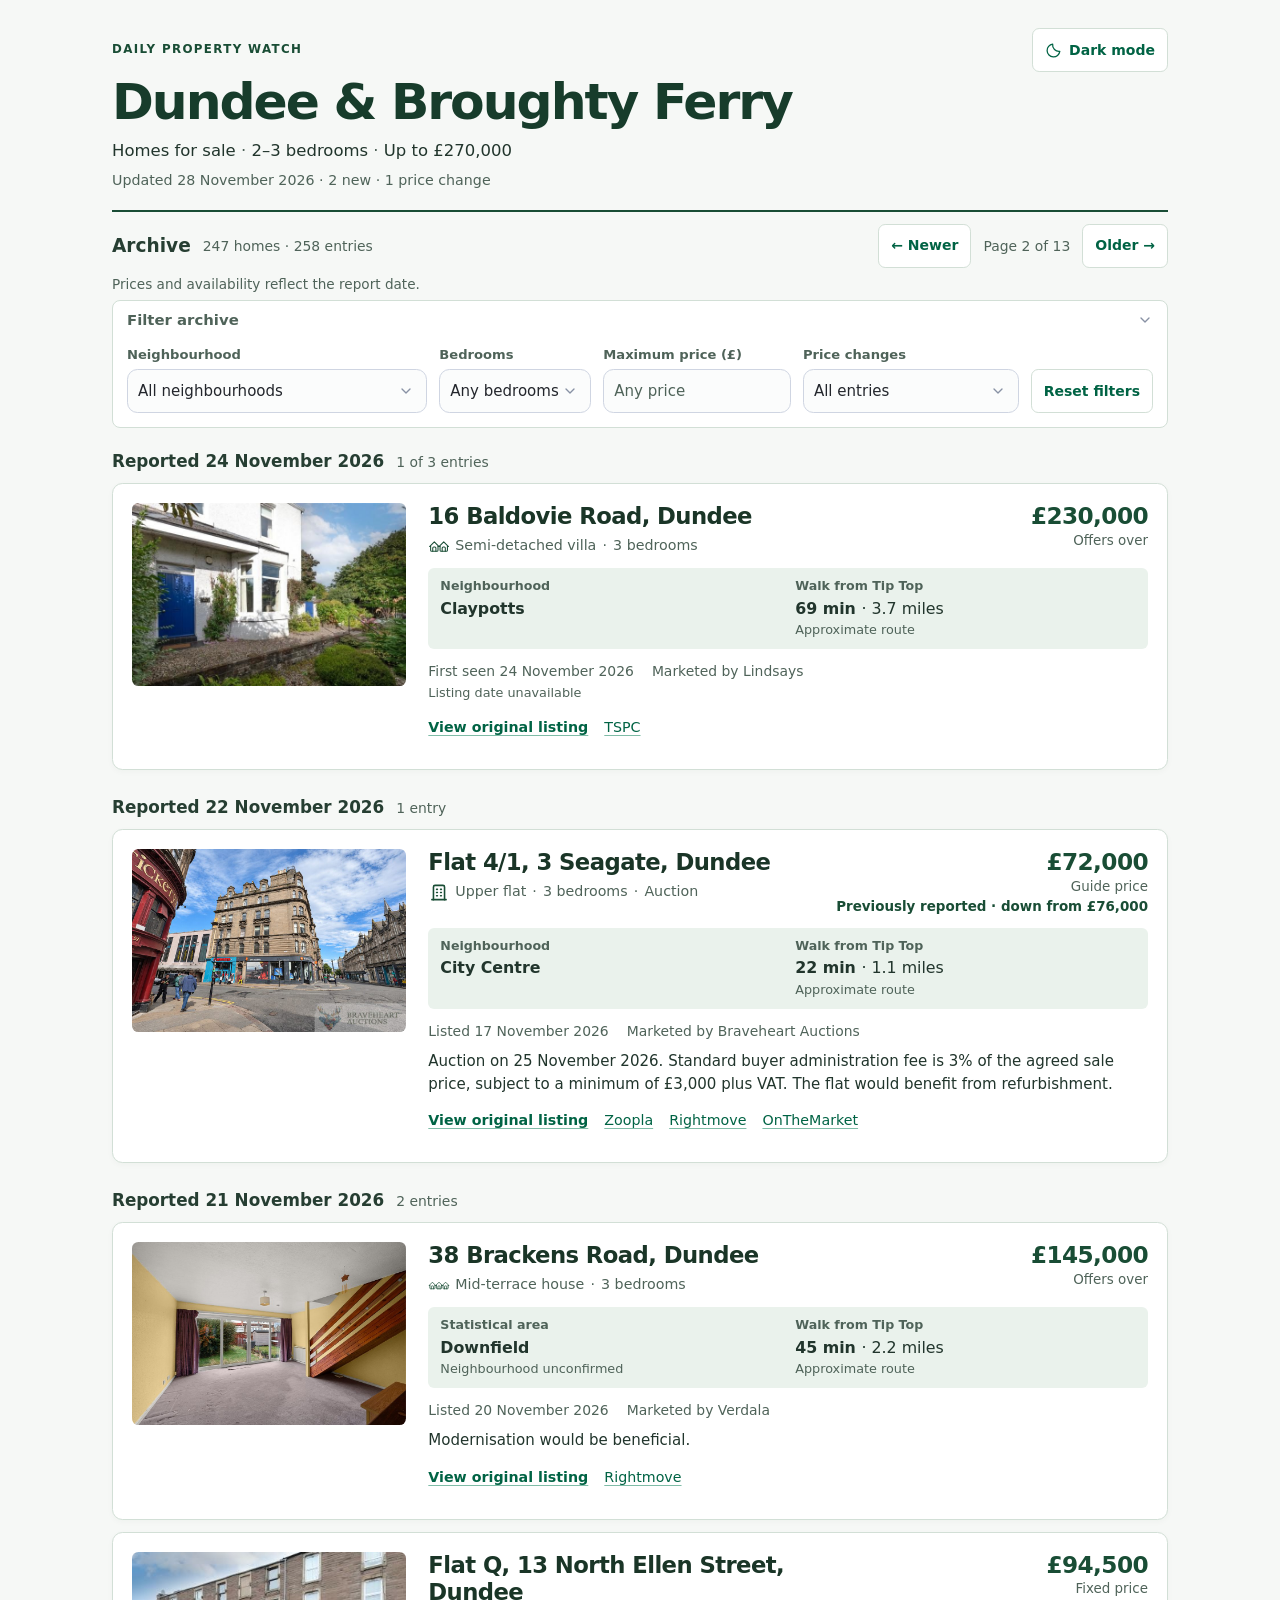
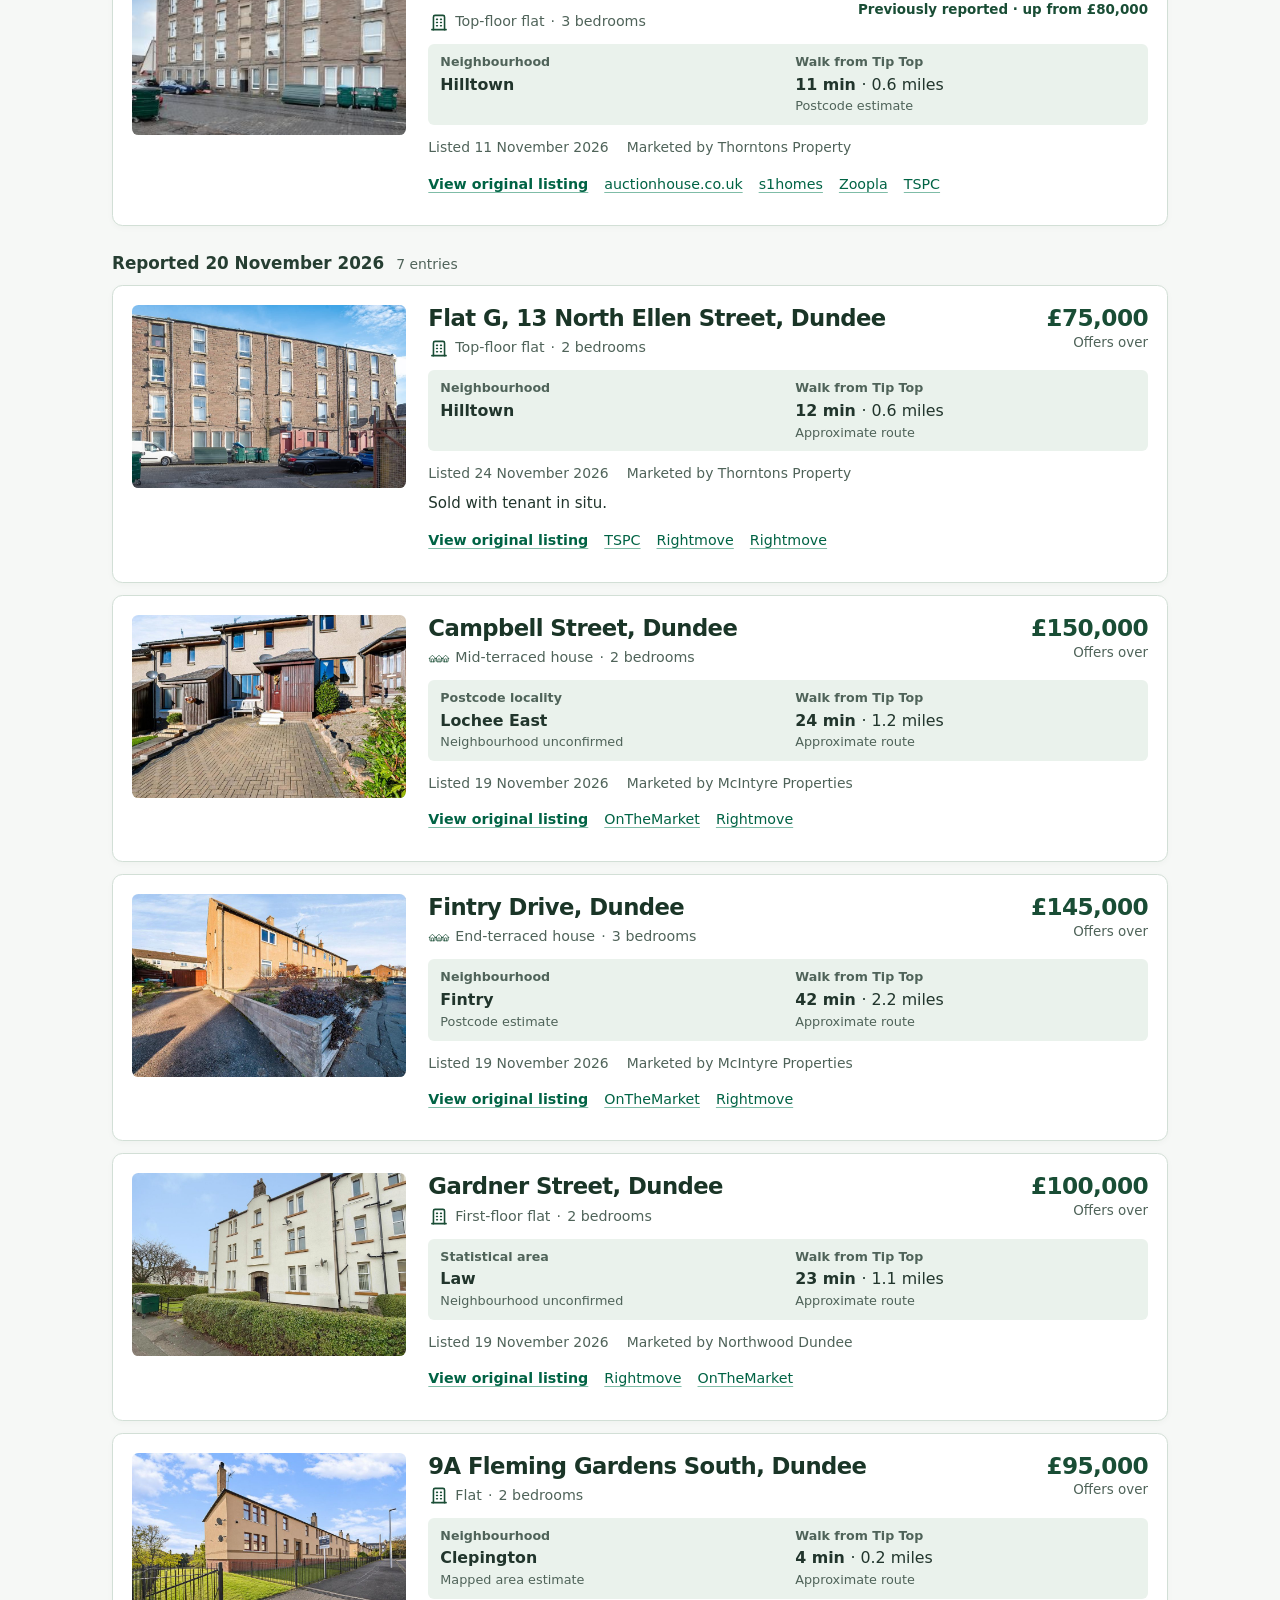
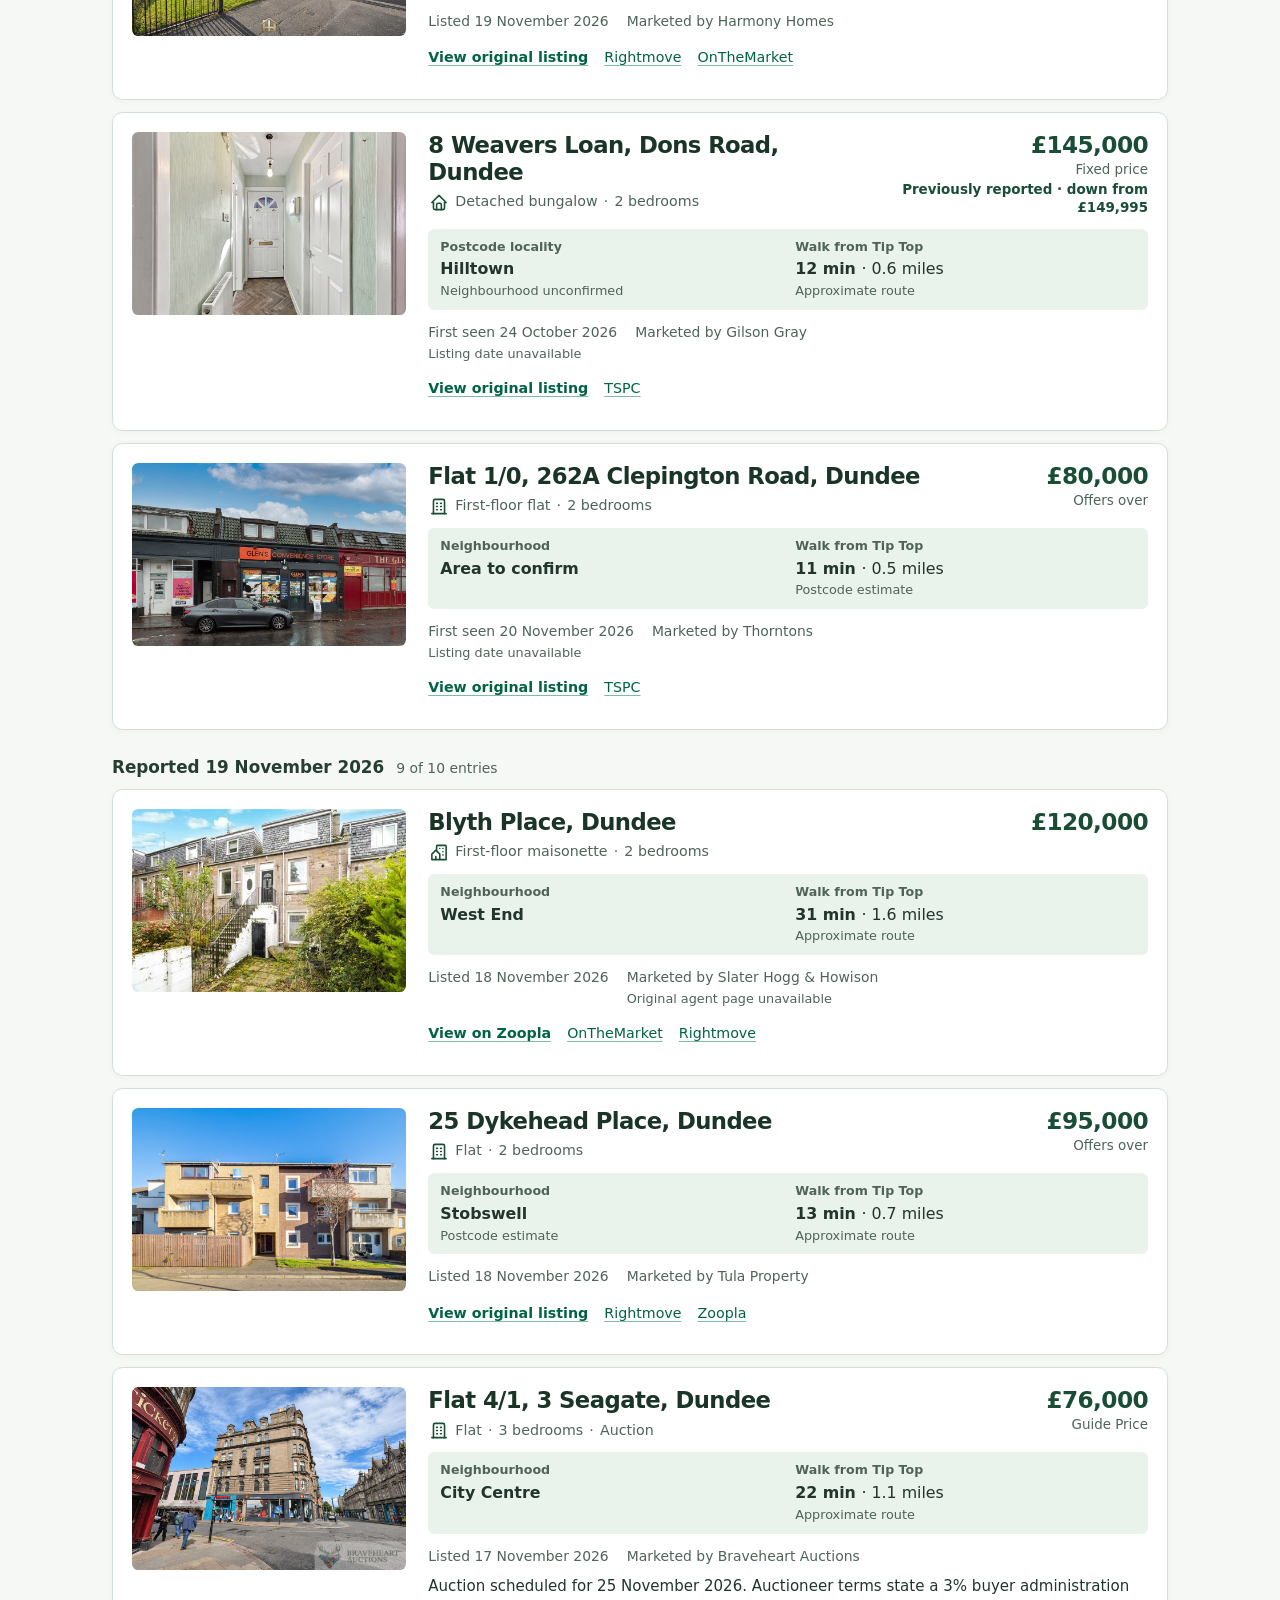
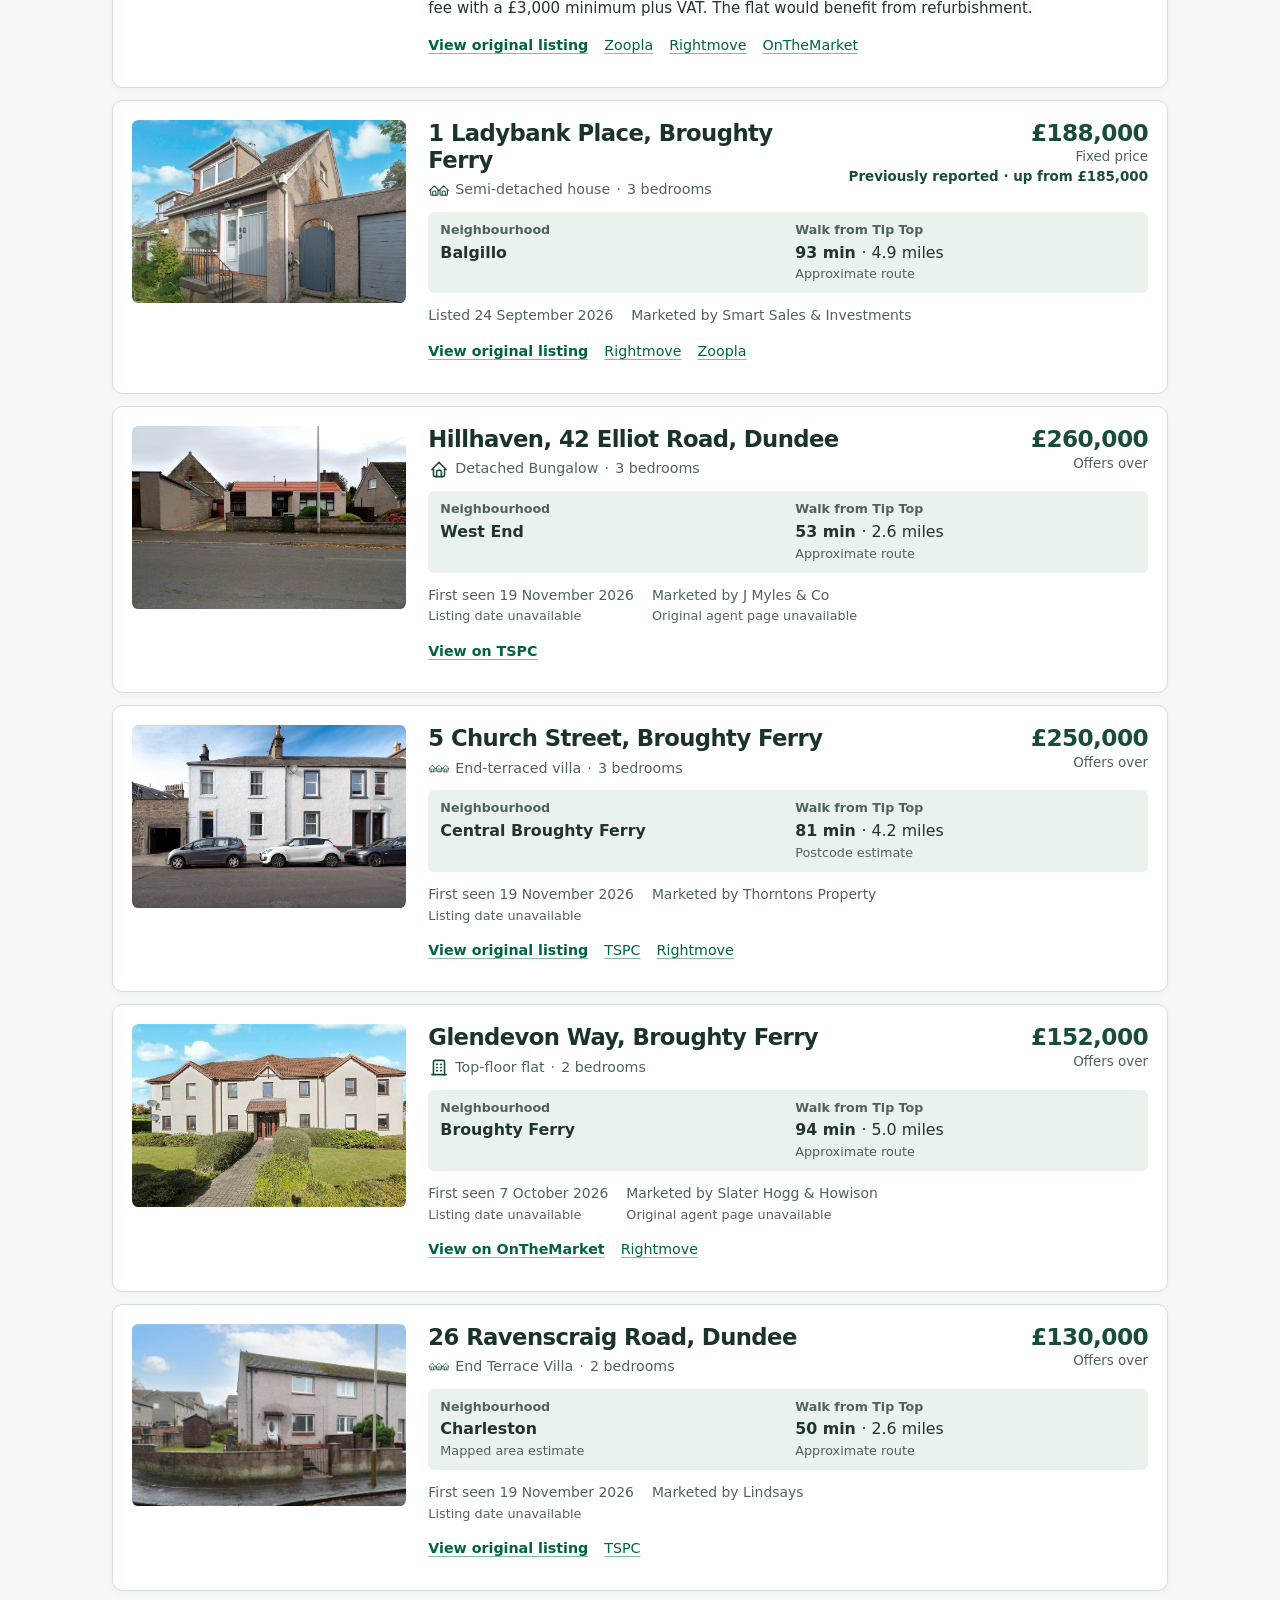
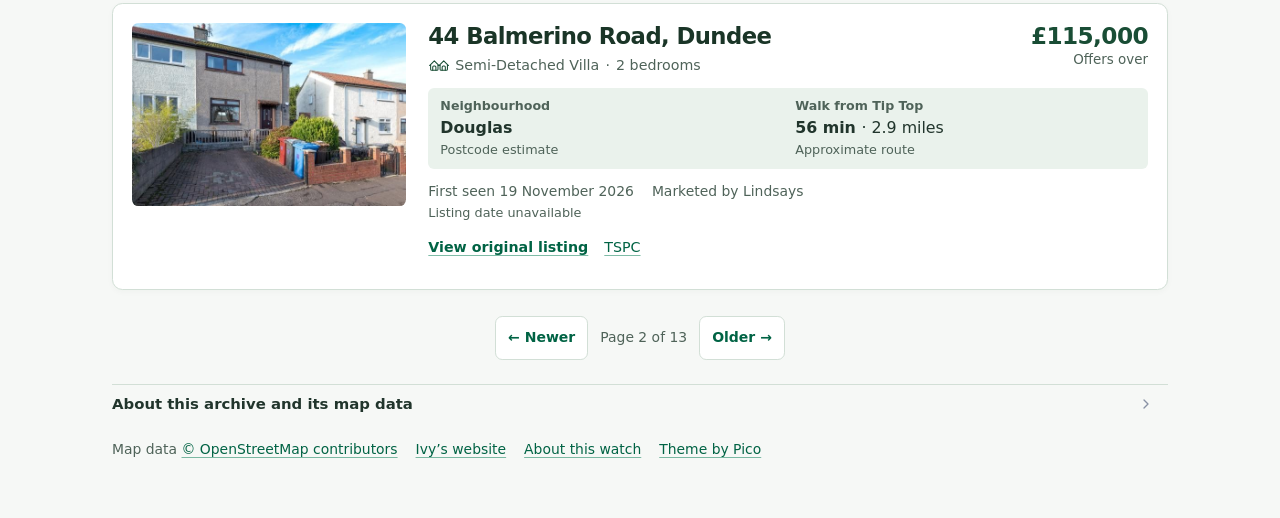
<file: page-2.html>
<!doctype html>
<html lang="en-GB" data-theme="light">
  <head>
    <meta charset="utf-8">
    <meta name="viewport" content="width=device-width, initial-scale=1">
    <meta name="robots" content="noindex,follow">
    <meta name="theme-color" content="#147d59">
    <meta name="description" content="A daily archive of homes for sale in Dundee and Broughty Ferry with 2–3 bedrooms and advertised prices up to £270,000.">
    <title>Dundee property watch · Page 2</title>
    <link rel="icon" href="assets/favicon.svg" type="image/svg+xml">
    <script src="assets/theme.js?v=870e5515ad174629"></script>
    <link rel="stylesheet" href="assets/pico.jade.min.css?v=dc3885c4785f04e3">
    <link rel="stylesheet" href="assets/report.css?v=8f64a7f69e3fd281">
    <script defer src="assets/archive.js?v=9dd3be0c944e0953"></script>
  </head>
  <body>
    <a class="skip-link" href="#properties">Skip to properties</a>
    <main class="container">
      <header class="masthead">
        <div class="masthead-top">
          <p class="eyebrow">Daily property watch</p>
          <button id="theme-toggle" class="theme-toggle" type="button" aria-pressed="false" hidden>
            <svg viewBox="0 0 24 24" fill="none" stroke="currentColor" stroke-width="1.8" stroke-linecap="round" stroke-linejoin="round" aria-hidden="true">
              <path d="M20.9 13.2A9 9 0 0 1 10.8 3.1 9 9 0 1 0 20.9 13.2Z"/>
            </svg>
            <span>Dark mode</span>
          </button>
        </div>
        <h1>Dundee &amp; Broughty Ferry</h1>
        <p class="criteria">Homes for sale <span>·</span> 2–3 bedrooms <span>·</span> Up to £270,000</p>
        <p class="update">Updated <time datetime="2026-11-28">28 November 2026</time> <span>· 2 new · 1 price change</span></p>
      </header>
      <div class="archive-tools">
        <div class="archive-title">
          <h2>Archive</h2>
          <p>247 homes · 258 entries</p>
        </div>
        <nav class="pagination" aria-label="Property pages">
          <a href="index.html" rel="prev">← Newer</a>
          <span>Page 2 of 13</span>
          <a href="page-3.html" rel="next">Older →</a>
        </nav>
        <p class="archive-note">Prices and availability reflect the report date.</p>
        <div id="archive-filters" class="archive-filters" data-page="2" data-pages="13" data-total="258" data-version="451695fd3c8bae94" hidden>
          <details class="filter-panel">
            <summary>Filter archive <span class="filter-active-count" hidden></span></summary>
            <form class="filter-fields" aria-label="Filter archive" aria-controls="properties">
              <label class="filter-field">
                <span class="filter-label">Neighbourhood</span>
                <select name="area">
                  <option value="">All neighbourhoods</option>
                  <option value="ardler">Ardler</option>
                  <option value="balgay">Balgay</option>
                  <option value="balgillo">Balgillo</option>
                  <option value="ballumbie">Ballumbie</option>
                  <option value="barnhill">Barnhill</option>
                  <option value="baxter park">Baxter Park</option>
                  <option value="broughty ferry">Broughty Ferry</option>
                  <option value="central broughty ferry">Central Broughty Ferry</option>
                  <option value="central ferry">Central Ferry</option>
                  <option value="charleston">Charleston</option>
                  <option value="city centre">City Centre</option>
                  <option value="city quay">City Quay</option>
                  <option value="city-centre">city-centre</option>
                  <option value="claypotts">Claypotts</option>
                  <option value="clepington">Clepington</option>
                  <option value="coldside">Coldside</option>
                  <option value="craigiebank">Craigiebank</option>
                  <option value="douglas">Douglas</option>
                  <option value="downfield">Downfield</option>
                  <option value="dryburgh">Dryburgh</option>
                  <option value="dundee">Dundee</option>
                  <option value="dykes of gray">Dykes of Gray</option>
                  <option value="eastport">Eastport</option>
                  <option value="fairmuir">Fairmuir</option>
                  <option value="fintry">Fintry</option>
                  <option value="hilltown">Hilltown</option>
                  <option value="hilltown / law">Hilltown / Law</option>
                  <option value="kirkton">Kirkton</option>
                  <option value="law">Law</option>
                  <option value="linlathen">Linlathen</option>
                  <option value="lochee">Lochee</option>
                  <option value="lochee east">Lochee East</option>
                  <option value="maryfield">Maryfield</option>
                  <option value="menzieshill">Menzieshill</option>
                  <option value="mid craigie">Mid Craigie</option>
                  <option value="north-west of dundee">north-west of Dundee</option>
                  <option value="panmurefield">Panmurefield</option>
                  <option value="pitkerro">Pitkerro</option>
                  <option value="riverside">Riverside</option>
                  <option value="st mary’s">St Mary’s</option>
                  <option value="stobswell">Stobswell</option>
                  <option value="strathmartine">Strathmartine</option>
                  <option value="the glens">The Glens</option>
                  <option value="west end">West End</option>
                  <option value="west ferry">West Ferry</option>
                  <option value="west ferry / broughty ferry">West Ferry / Broughty Ferry</option>
                  <option value="whitfield">Whitfield</option>
                  <option value="woodside">Woodside</option>
                  <option value="neighbourhood unconfirmed">Neighbourhood unconfirmed</option>
                </select>
              </label>
              <label class="filter-field">
                <span class="filter-label">Bedrooms</span>
                <select name="beds">
                  <option value="">Any bedrooms</option>
                  <option value="2">2 bedrooms</option>
                  <option value="3">3 bedrooms</option>
                </select>
              </label>
              <label class="filter-field">
                <span class="filter-label">Maximum price (£)</span>
                <input type="number" name="price" inputmode="numeric" min="0" step="1" placeholder="Any price">
              </label>
              <label class="filter-field">
                <span class="filter-label">Price changes</span>
                <select name="change">
                  <option value="">All entries</option>
                  <option value="changed">All price changes</option>
                  <option value="reduced">Price reductions</option>
                  <option value="increased">Price increases</option>
                </select>
              </label>
              <div class="filter-actions">
                <button class="filter-reset" type="reset">Reset filters</button>
              </div>
            </form>
          </details>
          <div class="filter-feedback">
            <p id="filter-status" class="filter-status" role="status" aria-atomic="true"></p>
            <button type="button" class="filter-retry" hidden>Retry</button>
          </div>
        </div>
      </div>
      <div id="properties" tabindex="-1">
        <section class="report-day" data-day="2026-11-24">
          <div class="day-heading">
            <h2>Reported <time datetime="2026-11-24">24 November 2026</time></h2>
            <span data-day-count>1 of 3 entries</span>
          </div>
          <div data-cards>
            <article class="property-card has-photo" data-area="claypotts" data-beds="3" data-price="230000" data-change="">
              <div class="card-heading">
                <div class="identity">
                  <h3>16 Baldovie Road, Dundee</h3>
                  <div class="property-summary">
                    <span class="property-type type-semi"><svg viewBox="0 0 28 24" fill="none" stroke="currentColor" stroke-width="2" stroke-linecap="round" stroke-linejoin="round" aria-hidden="true" focusable="false"><g transform="translate(0 4) scale(.67)"><path d="M5 12l-2 0l9 -9l9 9l-2 0" /><path d="M5 12v7a2 2 0 0 0 2 2h10a2 2 0 0 0 2 -2v-7" /><path d="M9 21v-6a2 2 0 0 1 2 -2h2a2 2 0 0 1 2 2v6" /></g><g transform="translate(12 4) scale(.67)"><path d="M5 12l-2 0l9 -9l9 9l-2 0" /><path d="M5 12v7a2 2 0 0 0 2 2h10a2 2 0 0 0 2 -2v-7" /><path d="M9 21v-6a2 2 0 0 1 2 -2h2a2 2 0 0 1 2 2v6" /></g></svg><span>Semi-detached villa</span></span>
                    <span>3 bedrooms</span>
                  </div>
                </div>
                <div class="asking">
                  <span class="price">£230,000</span>
                  <span class="qualifier">Offers over</span>
                </div>
              </div>
              <dl class="property-location">
                <div class="area">
                  <dt>Neighbourhood</dt>
                  <dd>Claypotts</dd>
                </div>
                <div class="walking">
                  <dt>Walk from Tip Top</dt>
                  <dd>69 min <span class="distance">· 3.7 miles</span><small>Approximate route</small></dd>
                </div>
              </dl>
              <figure class="photo">
                <a href="https://property.lindsays.co.uk/for-sale/16-baldovie-road-dundee-dd4-8ud" aria-label="View listing for 16 Baldovie Road, Dundee">
                  <img src="images/7631e185457c58cdd991485325160a09db29c7dea1a17d357653389324396c99.jpg" alt="16 Baldovie Road, Dundee" loading="lazy" decoding="async" width="640" height="427"
                       onerror="this.closest('article').classList.remove('has-photo');this.closest('figure').remove()">
                </a>
              </figure>
              <div class="card-detail">
                <div class="listing-meta">
                  <p class="date">First seen <time datetime="2026-11-24">24 November 2026</time><span class="date-note">Listing date unavailable</span></p>
                  <p class="agent">Marketed by Lindsays</p>
                </div>
                <nav class="links" aria-label="Listings for 16 Baldovie Road, Dundee">
                  <a class="original" href="https://property.lindsays.co.uk/for-sale/16-baldovie-road-dundee-dd4-8ud" rel="noopener noreferrer">View original listing</a>
                  <a href="https://tspc.co.uk/property/3-Bed-Semi-Detached-Villa-For-Sale-16-Baldovie-Road-Dundee-DD4-8UD/" rel="noopener noreferrer">TSPC</a>
                </nav>
              </div>
            </article>
          </div>
        </section>
        <section class="report-day" data-day="2026-11-22">
          <div class="day-heading">
            <h2>Reported <time datetime="2026-11-22">22 November 2026</time></h2>
            <span data-day-count>1 entry</span>
          </div>
          <div data-cards>
            <article class="property-card has-photo" data-area="city centre" data-beds="3" data-price="72000" data-change="reduced">
              <div class="card-heading">
                <div class="identity">
                  <h3>Flat 4/1, 3 Seagate, Dundee</h3>
                  <div class="property-summary">
                    <span class="property-type type-flat"><svg viewBox="0 0 24 24" fill="none" stroke="currentColor" stroke-width="2" stroke-linecap="round" stroke-linejoin="round" aria-hidden="true" focusable="false"><path d="M3 21l18 0" /><path d="M9 8l1 0" /><path d="M9 12l1 0" /><path d="M9 16l1 0" /><path d="M14 8l1 0" /><path d="M14 12l1 0" /><path d="M14 16l1 0" /><path d="M5 21v-16a2 2 0 0 1 2 -2h10a2 2 0 0 1 2 2v16" /></svg><span>Upper flat</span></span>
                    <span>3 bedrooms</span>
                    <span>Auction</span>
                  </div>
                </div>
                <div class="asking">
                  <span class="price">£72,000</span>
                  <span class="qualifier">Guide price</span>
                  <span class="price-change">Previously reported · down from £76,000</span>
                </div>
              </div>
              <dl class="property-location">
                <div class="area">
                  <dt>Neighbourhood</dt>
                  <dd>City Centre</dd>
                </div>
                <div class="walking">
                  <dt>Walk from Tip Top</dt>
                  <dd>22 min <span class="distance">· 1.1 miles</span><small>Approximate route</small></dd>
                </div>
              </dl>
              <figure class="photo">
                <a href="https://braveheartauctions.co.uk/product/flat-4-1-3-seagate-dundee-city-of-dundee-dd1-2eq/" aria-label="View listing for Flat 4/1, 3 Seagate, Dundee">
                  <img src="images/d03314dcc98096d0c2db609fb06de865640f18647ee72623d8b67aed541f7daa.jpg" alt="Flat 4/1, 3 Seagate, Dundee" loading="lazy" decoding="async" width="640" height="427"
                       onerror="this.closest('article').classList.remove('has-photo');this.closest('figure').remove()">
                </a>
              </figure>
              <div class="card-detail">
                <div class="listing-meta">
                  <p class="date">Listed <time datetime="2026-11-17">17 November 2026</time></p>
                  <p class="agent">Marketed by Braveheart Auctions</p>
                </div>
                <p class="notes">Auction on 25 November 2026. Standard buyer administration fee is 3% of the agreed sale price, subject to a minimum of £3,000 plus VAT. The flat would benefit from refurbishment.</p>
                <nav class="links" aria-label="Listings for Flat 4/1, 3 Seagate, Dundee">
                  <a class="original" href="https://braveheartauctions.co.uk/product/flat-4-1-3-seagate-dundee-city-of-dundee-dd1-2eq/" rel="noopener noreferrer">View original listing</a>
                  <a href="https://www.zoopla.co.uk/for-sale/details/74785672/" rel="noopener noreferrer">Zoopla</a>
                  <a href="https://www.rightmove.co.uk/properties/95556162" rel="noopener noreferrer">Rightmove</a>
                  <a href="https://www.onthemarket.com/details/20770230/" rel="noopener noreferrer">OnTheMarket</a>
                </nav>
              </div>
            </article>
          </div>
        </section>
        <section class="report-day" data-day="2026-11-21">
          <div class="day-heading">
            <h2>Reported <time datetime="2026-11-21">21 November 2026</time></h2>
            <span data-day-count>2 entries</span>
          </div>
          <div data-cards>
            <article class="property-card has-photo" data-area="neighbourhood unconfirmed" data-beds="3" data-price="145000" data-change="">
              <div class="card-heading">
                <div class="identity">
                  <h3>38 Brackens Road, Dundee</h3>
                  <div class="property-summary">
                    <span class="property-type type-terrace"><svg viewBox="0 0 30 24" fill="none" stroke="currentColor" stroke-width="2" stroke-linecap="round" stroke-linejoin="round" aria-hidden="true" focusable="false"><g transform="translate(0 6) scale(.5)"><path d="M5 12l-2 0l9 -9l9 9l-2 0" /><path d="M5 12v7a2 2 0 0 0 2 2h10a2 2 0 0 0 2 -2v-7" /><path d="M9 21v-6a2 2 0 0 1 2 -2h2a2 2 0 0 1 2 2v6" /></g><g transform="translate(9 6) scale(.5)"><path d="M5 12l-2 0l9 -9l9 9l-2 0" /><path d="M5 12v7a2 2 0 0 0 2 2h10a2 2 0 0 0 2 -2v-7" /><path d="M9 21v-6a2 2 0 0 1 2 -2h2a2 2 0 0 1 2 2v6" /></g><g transform="translate(18 6) scale(.5)"><path d="M5 12l-2 0l9 -9l9 9l-2 0" /><path d="M5 12v7a2 2 0 0 0 2 2h10a2 2 0 0 0 2 -2v-7" /><path d="M9 21v-6a2 2 0 0 1 2 -2h2a2 2 0 0 1 2 2v6" /></g></svg><span>Mid-terrace house</span></span>
                    <span>3 bedrooms</span>
                  </div>
                </div>
                <div class="asking">
                  <span class="price">£145,000</span>
                  <span class="qualifier">Offers over</span>
                </div>
              </div>
              <dl class="property-location">
                <div class="area">
                  <dt>Statistical area</dt>
                  <dd>Downfield<small>Neighbourhood unconfirmed</small></dd>
                </div>
                <div class="walking">
                  <dt>Walk from Tip Top</dt>
                  <dd>45 min <span class="distance">· 2.2 miles</span><small>Approximate route</small></dd>
                </div>
              </dl>
              <figure class="photo">
                <a href="https://verdala.co.uk/property/brackens-road-dundee-dd3/" aria-label="View listing for 38 Brackens Road, Dundee">
                  <img src="images/4eecf4105f2d9f4a084114e2ce500e0341ba165ae804aa667198a7e3262b22c2.jpg" alt="38 Brackens Road, Dundee" loading="lazy" decoding="async" width="640" height="427"
                       onerror="this.closest('article').classList.remove('has-photo');this.closest('figure').remove()">
                </a>
              </figure>
              <div class="card-detail">
                <div class="listing-meta">
                  <p class="date">Listed <time datetime="2026-11-20">20 November 2026</time></p>
                  <p class="agent">Marketed by Verdala</p>
                </div>
                <p class="notes">Modernisation would be beneficial.</p>
                <nav class="links" aria-label="Listings for 38 Brackens Road, Dundee">
                  <a class="original" href="https://verdala.co.uk/property/brackens-road-dundee-dd3/" rel="noopener noreferrer">View original listing</a>
                  <a href="https://www.rightmove.co.uk/properties/95703822" rel="noopener noreferrer">Rightmove</a>
                </nav>
              </div>
            </article>
            <article class="property-card has-photo" data-area="hilltown" data-beds="3" data-price="94500" data-change="increased">
              <div class="card-heading">
                <div class="identity">
                  <h3>Flat Q, 13 North Ellen Street, Dundee</h3>
                  <div class="property-summary">
                    <span class="property-type type-flat"><svg viewBox="0 0 24 24" fill="none" stroke="currentColor" stroke-width="2" stroke-linecap="round" stroke-linejoin="round" aria-hidden="true" focusable="false"><path d="M3 21l18 0" /><path d="M9 8l1 0" /><path d="M9 12l1 0" /><path d="M9 16l1 0" /><path d="M14 8l1 0" /><path d="M14 12l1 0" /><path d="M14 16l1 0" /><path d="M5 21v-16a2 2 0 0 1 2 -2h10a2 2 0 0 1 2 2v16" /></svg><span>Top-floor flat</span></span>
                    <span>3 bedrooms</span>
                  </div>
                </div>
                <div class="asking">
                  <span class="price">£94,500</span>
                  <span class="qualifier">Fixed price</span>
                  <span class="price-change">Previously reported · up from £80,000</span>
                </div>
              </div>
              <dl class="property-location">
                <div class="area">
                  <dt>Neighbourhood</dt>
                  <dd>Hilltown</dd>
                </div>
                <div class="walking">
                  <dt>Walk from Tip Top</dt>
                  <dd>11 min <span class="distance">· 0.6 miles</span><small>Postcode estimate</small></dd>
                </div>
              </dl>
              <figure class="photo">
                <a href="https://thorntons-property.co.uk/Dundee/DD3/Flat-Q-13-North-Ellen-Street-3-bedroom-Flat" aria-label="View listing for Flat Q, 13 North Ellen Street, Dundee">
                  <img src="images/d58a6dfaf129fd16b2122d5005085c3bd56494649f968ebe33f9e79768adcf43.jpg" alt="Flat Q, 13 North Ellen Street, Dundee" loading="lazy" decoding="async" width="640" height="427"
                       onerror="this.closest('article').classList.remove('has-photo');this.closest('figure').remove()">
                </a>
              </figure>
              <div class="card-detail">
                <div class="listing-meta">
                  <p class="date">Listed <time datetime="2026-11-11">11 November 2026</time></p>
                  <p class="agent">Marketed by Thorntons Property</p>
                </div>
                <nav class="links" aria-label="Listings for Flat Q, 13 North Ellen Street, Dundee">
                  <a class="original" href="https://thorntons-property.co.uk/Dundee/DD3/Flat-Q-13-North-Ellen-Street-3-bedroom-Flat" rel="noopener noreferrer">View original listing</a>
                  <a href="https://www.auctionhouse.co.uk/scotland/auction/lot/154701" rel="noopener noreferrer">auctionhouse.co.uk</a>
                  <a href="https://www.s1homes.com/property-for-sale/Flat/20261112015008192" rel="noopener noreferrer">s1homes</a>
                  <a href="https://www.zoopla.co.uk/for-sale/details/74742575/" rel="noopener noreferrer">Zoopla</a>
                  <a href="https://tspc.co.uk/property/3-Bed-Top-Floor-Flat-For-Sale-Flat-Q-13-North-Ellen-Street-Dundee-DD3-7DF/" rel="noopener noreferrer">TSPC</a>
                </nav>
              </div>
            </article>
          </div>
        </section>
        <section class="report-day" data-day="2026-11-20">
          <div class="day-heading">
            <h2>Reported <time datetime="2026-11-20">20 November 2026</time></h2>
            <span data-day-count>7 entries</span>
          </div>
          <div data-cards>
            <article class="property-card has-photo" data-area="hilltown" data-beds="2" data-price="75000" data-change="">
              <div class="card-heading">
                <div class="identity">
                  <h3>Flat G, 13 North Ellen Street, Dundee</h3>
                  <div class="property-summary">
                    <span class="property-type type-flat"><svg viewBox="0 0 24 24" fill="none" stroke="currentColor" stroke-width="2" stroke-linecap="round" stroke-linejoin="round" aria-hidden="true" focusable="false"><path d="M3 21l18 0" /><path d="M9 8l1 0" /><path d="M9 12l1 0" /><path d="M9 16l1 0" /><path d="M14 8l1 0" /><path d="M14 12l1 0" /><path d="M14 16l1 0" /><path d="M5 21v-16a2 2 0 0 1 2 -2h10a2 2 0 0 1 2 2v16" /></svg><span>Top-floor flat</span></span>
                    <span>2 bedrooms</span>
                  </div>
                </div>
                <div class="asking">
                  <span class="price">£75,000</span>
                  <span class="qualifier">Offers over</span>
                </div>
              </div>
              <dl class="property-location">
                <div class="area">
                  <dt>Neighbourhood</dt>
                  <dd>Hilltown</dd>
                </div>
                <div class="walking">
                  <dt>Walk from Tip Top</dt>
                  <dd>12 min <span class="distance">· 0.6 miles</span><small>Approximate route</small></dd>
                </div>
              </dl>
              <figure class="photo">
                <a href="https://thorntons-property.co.uk/Dundee/DD3/Flat-G-13-North-Ellen-Street-2-bedroom-Flat" aria-label="View listing for Flat G, 13 North Ellen Street, Dundee">
                  <img src="images/97de607aa541b96c0413b75466202d32ef4377575a27dc2436bbafc9b9226f30.jpg" alt="Flat G, 13 North Ellen Street, Dundee" loading="lazy" decoding="async" width="640" height="427"
                       onerror="this.closest('article').classList.remove('has-photo');this.closest('figure').remove()">
                </a>
              </figure>
              <div class="card-detail">
                <div class="listing-meta">
                  <p class="date">Listed <time datetime="2026-11-24">24 November 2026</time></p>
                  <p class="agent">Marketed by Thorntons Property</p>
                </div>
                <p class="notes">Sold with tenant in situ.</p>
                <nav class="links" aria-label="Listings for Flat G, 13 North Ellen Street, Dundee">
                  <a class="original" href="https://thorntons-property.co.uk/Dundee/DD3/Flat-G-13-North-Ellen-Street-2-bedroom-Flat" rel="noopener noreferrer">View original listing</a>
                  <a href="https://tspc.co.uk/property/2-Bed-Top-Floor-Flat-For-Sale-Flat-G-13-North-Ellen-Street-Dundee-DD3-7DF/" rel="noopener noreferrer">TSPC</a>
                  <a href="https://www.rightmove.co.uk/properties/95779785" rel="noopener noreferrer">Rightmove</a>
                  <a href="https://www.rightmove.co.uk/properties/95821719" rel="noopener noreferrer">Rightmove</a>
                </nav>
              </div>
            </article>
            <article class="property-card has-photo" data-area="neighbourhood unconfirmed" data-beds="2" data-price="150000" data-change="">
              <div class="card-heading">
                <div class="identity">
                  <h3>Campbell Street, Dundee</h3>
                  <div class="property-summary">
                    <span class="property-type type-terrace"><svg viewBox="0 0 30 24" fill="none" stroke="currentColor" stroke-width="2" stroke-linecap="round" stroke-linejoin="round" aria-hidden="true" focusable="false"><g transform="translate(0 6) scale(.5)"><path d="M5 12l-2 0l9 -9l9 9l-2 0" /><path d="M5 12v7a2 2 0 0 0 2 2h10a2 2 0 0 0 2 -2v-7" /><path d="M9 21v-6a2 2 0 0 1 2 -2h2a2 2 0 0 1 2 2v6" /></g><g transform="translate(9 6) scale(.5)"><path d="M5 12l-2 0l9 -9l9 9l-2 0" /><path d="M5 12v7a2 2 0 0 0 2 2h10a2 2 0 0 0 2 -2v-7" /><path d="M9 21v-6a2 2 0 0 1 2 -2h2a2 2 0 0 1 2 2v6" /></g><g transform="translate(18 6) scale(.5)"><path d="M5 12l-2 0l9 -9l9 9l-2 0" /><path d="M5 12v7a2 2 0 0 0 2 2h10a2 2 0 0 0 2 -2v-7" /><path d="M9 21v-6a2 2 0 0 1 2 -2h2a2 2 0 0 1 2 2v6" /></g></svg><span>Mid-terraced house</span></span>
                    <span>2 bedrooms</span>
                  </div>
                </div>
                <div class="asking">
                  <span class="price">£150,000</span>
                  <span class="qualifier">Offers over</span>
                </div>
              </div>
              <dl class="property-location">
                <div class="area">
                  <dt>Postcode locality</dt>
                  <dd>Lochee East<small>Neighbourhood unconfirmed</small></dd>
                </div>
                <div class="walking">
                  <dt>Walk from Tip Top</dt>
                  <dd>24 min <span class="distance">· 1.2 miles</span><small>Approximate route</small></dd>
                </div>
              </dl>
              <figure class="photo">
                <a href="https://www.mcintyre-properties.com/properties-for-sale/property/471-campbell-street-dundee" aria-label="View listing for Campbell Street, Dundee">
                  <img src="images/7faba74f7b330a051e5341763138c58807c9df24b6ca43cf9bbf518cdc1aae02.jpg" alt="Campbell Street, Dundee" loading="lazy" decoding="async" width="640" height="427"
                       onerror="this.closest('article').classList.remove('has-photo');this.closest('figure').remove()">
                </a>
              </figure>
              <div class="card-detail">
                <div class="listing-meta">
                  <p class="date">Listed <time datetime="2026-11-19">19 November 2026</time></p>
                  <p class="agent">Marketed by McIntyre Properties</p>
                </div>
                <nav class="links" aria-label="Listings for Campbell Street, Dundee">
                  <a class="original" href="https://www.mcintyre-properties.com/properties-for-sale/property/471-campbell-street-dundee" rel="noopener noreferrer">View original listing</a>
                  <a href="https://www.onthemarket.com/details/20789987/" rel="noopener noreferrer">OnTheMarket</a>
                  <a href="https://www.rightmove.co.uk/properties/95672388" rel="noopener noreferrer">Rightmove</a>
                </nav>
              </div>
            </article>
            <article class="property-card has-photo" data-area="fintry" data-beds="3" data-price="145000" data-change="">
              <div class="card-heading">
                <div class="identity">
                  <h3>Fintry Drive, Dundee</h3>
                  <div class="property-summary">
                    <span class="property-type type-terrace"><svg viewBox="0 0 30 24" fill="none" stroke="currentColor" stroke-width="2" stroke-linecap="round" stroke-linejoin="round" aria-hidden="true" focusable="false"><g transform="translate(0 6) scale(.5)"><path d="M5 12l-2 0l9 -9l9 9l-2 0" /><path d="M5 12v7a2 2 0 0 0 2 2h10a2 2 0 0 0 2 -2v-7" /><path d="M9 21v-6a2 2 0 0 1 2 -2h2a2 2 0 0 1 2 2v6" /></g><g transform="translate(9 6) scale(.5)"><path d="M5 12l-2 0l9 -9l9 9l-2 0" /><path d="M5 12v7a2 2 0 0 0 2 2h10a2 2 0 0 0 2 -2v-7" /><path d="M9 21v-6a2 2 0 0 1 2 -2h2a2 2 0 0 1 2 2v6" /></g><g transform="translate(18 6) scale(.5)"><path d="M5 12l-2 0l9 -9l9 9l-2 0" /><path d="M5 12v7a2 2 0 0 0 2 2h10a2 2 0 0 0 2 -2v-7" /><path d="M9 21v-6a2 2 0 0 1 2 -2h2a2 2 0 0 1 2 2v6" /></g></svg><span>End-terraced house</span></span>
                    <span>3 bedrooms</span>
                  </div>
                </div>
                <div class="asking">
                  <span class="price">£145,000</span>
                  <span class="qualifier">Offers over</span>
                </div>
              </div>
              <dl class="property-location">
                <div class="area">
                  <dt>Neighbourhood</dt>
                  <dd>Fintry<small>Postcode estimate</small></dd>
                </div>
                <div class="walking">
                  <dt>Walk from Tip Top</dt>
                  <dd>42 min <span class="distance">· 2.2 miles</span><small>Approximate route</small></dd>
                </div>
              </dl>
              <figure class="photo">
                <a href="https://www.mcintyre-properties.com/properties-for-sale/property/472-fintry-drive-dundee" aria-label="View listing for Fintry Drive, Dundee">
                  <img src="images/67843a39ae9adb68ff073f4c10784f8cf1efdc8a012ea583cb5b86c66d162f9d.jpg" alt="Fintry Drive, Dundee" loading="lazy" decoding="async" width="640" height="427"
                       onerror="this.closest('article').classList.remove('has-photo');this.closest('figure').remove()">
                </a>
              </figure>
              <div class="card-detail">
                <div class="listing-meta">
                  <p class="date">Listed <time datetime="2026-11-19">19 November 2026</time></p>
                  <p class="agent">Marketed by McIntyre Properties</p>
                </div>
                <nav class="links" aria-label="Listings for Fintry Drive, Dundee">
                  <a class="original" href="https://www.mcintyre-properties.com/properties-for-sale/property/472-fintry-drive-dundee" rel="noopener noreferrer">View original listing</a>
                  <a href="https://www.onthemarket.com/details/20789967/" rel="noopener noreferrer">OnTheMarket</a>
                  <a href="https://www.rightmove.co.uk/properties/95672217" rel="noopener noreferrer">Rightmove</a>
                </nav>
              </div>
            </article>
            <article class="property-card has-photo" data-area="neighbourhood unconfirmed" data-beds="2" data-price="100000" data-change="">
              <div class="card-heading">
                <div class="identity">
                  <h3>Gardner Street, Dundee</h3>
                  <div class="property-summary">
                    <span class="property-type type-flat"><svg viewBox="0 0 24 24" fill="none" stroke="currentColor" stroke-width="2" stroke-linecap="round" stroke-linejoin="round" aria-hidden="true" focusable="false"><path d="M3 21l18 0" /><path d="M9 8l1 0" /><path d="M9 12l1 0" /><path d="M9 16l1 0" /><path d="M14 8l1 0" /><path d="M14 12l1 0" /><path d="M14 16l1 0" /><path d="M5 21v-16a2 2 0 0 1 2 -2h10a2 2 0 0 1 2 2v16" /></svg><span>First-floor flat</span></span>
                    <span>2 bedrooms</span>
                  </div>
                </div>
                <div class="asking">
                  <span class="price">£100,000</span>
                  <span class="qualifier">Offers over</span>
                </div>
              </div>
              <dl class="property-location">
                <div class="area">
                  <dt>Statistical area</dt>
                  <dd>Law<small>Neighbourhood unconfirmed</small></dd>
                </div>
                <div class="walking">
                  <dt>Walk from Tip Top</dt>
                  <dd>23 min <span class="distance">· 1.1 miles</span><small>Approximate route</small></dd>
                </div>
              </dl>
              <figure class="photo">
                <a href="https://www.northwooduk.com/properties-for-sale/2-bedrooms-flat-in-gardner-street-dundee-dd3/78876563-2310/" aria-label="View listing for Gardner Street, Dundee">
                  <img src="images/7bd3cab4204abb2c9d754ec29ab85f7fa5006231c5bd6f9e10e34795bf121f3f.jpg" alt="Gardner Street, Dundee" loading="lazy" decoding="async" width="640" height="427"
                       onerror="this.closest('article').classList.remove('has-photo');this.closest('figure').remove()">
                </a>
              </figure>
              <div class="card-detail">
                <div class="listing-meta">
                  <p class="date">Listed <time datetime="2026-11-19">19 November 2026</time></p>
                  <p class="agent">Marketed by Northwood Dundee</p>
                </div>
                <nav class="links" aria-label="Listings for Gardner Street, Dundee">
                  <a class="original" href="https://www.northwooduk.com/properties-for-sale/2-bedrooms-flat-in-gardner-street-dundee-dd3/78876563-2310/" rel="noopener noreferrer">View original listing</a>
                  <a href="https://www.rightmove.co.uk/properties/95664384" rel="noopener noreferrer">Rightmove</a>
                  <a href="https://www.onthemarket.com/details/20788591/" rel="noopener noreferrer">OnTheMarket</a>
                </nav>
              </div>
            </article>
            <article class="property-card has-photo" data-area="clepington" data-beds="2" data-price="95000" data-change="">
              <div class="card-heading">
                <div class="identity">
                  <h3>9A Fleming Gardens South, Dundee</h3>
                  <div class="property-summary">
                    <span class="property-type type-flat"><svg viewBox="0 0 24 24" fill="none" stroke="currentColor" stroke-width="2" stroke-linecap="round" stroke-linejoin="round" aria-hidden="true" focusable="false"><path d="M3 21l18 0" /><path d="M9 8l1 0" /><path d="M9 12l1 0" /><path d="M9 16l1 0" /><path d="M14 8l1 0" /><path d="M14 12l1 0" /><path d="M14 16l1 0" /><path d="M5 21v-16a2 2 0 0 1 2 -2h10a2 2 0 0 1 2 2v16" /></svg><span>Flat</span></span>
                    <span>2 bedrooms</span>
                  </div>
                </div>
                <div class="asking">
                  <span class="price">£95,000</span>
                  <span class="qualifier">Offers over</span>
                </div>
              </div>
              <dl class="property-location">
                <div class="area">
                  <dt>Neighbourhood</dt>
                  <dd>Clepington<small>Mapped area estimate</small></dd>
                </div>
                <div class="walking">
                  <dt>Walk from Tip Top</dt>
                  <dd>4 min <span class="distance">· 0.2 miles</span><small>Approximate route</small></dd>
                </div>
              </dl>
              <figure class="photo">
                <a href="https://www.harmonyhomesestateagency.com/properties-for-sale/property/3597-fleming-gardens-south-dundee" aria-label="View listing for 9A Fleming Gardens South, Dundee">
                  <img src="images/45746e0f8f6f2ada5118ccce1638a0150492f0c825c26147a0969819f1fda1df.jpg" alt="9A Fleming Gardens South, Dundee" loading="lazy" decoding="async" width="640" height="427"
                       onerror="this.closest('article').classList.remove('has-photo');this.closest('figure').remove()">
                </a>
              </figure>
              <div class="card-detail">
                <div class="listing-meta">
                  <p class="date">Listed <time datetime="2026-11-19">19 November 2026</time></p>
                  <p class="agent">Marketed by Harmony Homes</p>
                </div>
                <nav class="links" aria-label="Listings for 9A Fleming Gardens South, Dundee">
                  <a class="original" href="https://www.harmonyhomesestateagency.com/properties-for-sale/property/3597-fleming-gardens-south-dundee" rel="noopener noreferrer">View original listing</a>
                  <a href="https://www.rightmove.co.uk/properties/95646021" rel="noopener noreferrer">Rightmove</a>
                  <a href="https://www.onthemarket.com/details/20785340" rel="noopener noreferrer">OnTheMarket</a>
                </nav>
              </div>
            </article>
            <article class="property-card has-photo" data-area="neighbourhood unconfirmed" data-beds="2" data-price="145000" data-change="reduced">
              <div class="card-heading">
                <div class="identity">
                  <h3>8 Weavers Loan, Dons Road, Dundee</h3>
                  <div class="property-summary">
                    <span class="property-type type-bungalow"><svg viewBox="0 0 24 24" fill="none" stroke="currentColor" stroke-width="2" stroke-linecap="round" stroke-linejoin="round" aria-hidden="true" focusable="false"><path d="M5 12l-2 0l9 -9l9 9l-2 0" /><path d="M5 12v7a2 2 0 0 0 2 2h10a2 2 0 0 0 2 -2v-7" /><path d="M9 21v-6a2 2 0 0 1 2 -2h2a2 2 0 0 1 2 2v6" /></svg><span>Detached bungalow</span></span>
                    <span>2 bedrooms</span>
                  </div>
                </div>
                <div class="asking">
                  <span class="price">£145,000</span>
                  <span class="qualifier">Fixed price</span>
                  <span class="price-change">Previously reported · down from £149,995</span>
                </div>
              </div>
              <dl class="property-location">
                <div class="area">
                  <dt>Postcode locality</dt>
                  <dd>Hilltown<small>Neighbourhood unconfirmed</small></dd>
                </div>
                <div class="walking">
                  <dt>Walk from Tip Top</dt>
                  <dd>12 min <span class="distance">· 0.6 miles</span><small>Approximate route</small></dd>
                </div>
              </dl>
              <figure class="photo">
                <a href="https://gilsongray.co.uk/property/don-s-road-P297743-266/" aria-label="View listing for 8 Weavers Loan, Dons Road, Dundee">
                  <img src="images/73994fa5722ea4559950d84a6ddf5a435cc2276bf7181317e2d0d69426a52d01.jpg" alt="8 Weavers Loan, Dons Road, Dundee" loading="lazy" decoding="async" width="640" height="427"
                       onerror="this.closest('article').classList.remove('has-photo');this.closest('figure').remove()">
                </a>
              </figure>
              <div class="card-detail">
                <div class="listing-meta">
                  <p class="date">First seen <time datetime="2026-10-24">24 October 2026</time><span class="date-note">Listing date unavailable</span></p>
                  <p class="agent">Marketed by Gilson Gray</p>
                </div>
                <nav class="links" aria-label="Listings for 8 Weavers Loan, Dons Road, Dundee">
                  <a class="original" href="https://gilsongray.co.uk/property/don-s-road-P297743-266/" rel="noopener noreferrer">View original listing</a>
                  <a href="https://tspc.co.uk/property/2-Bed-Detached-Bungalow-For-Sale-8-Weavers-Loan-Dons-Road-Dundee-DD3-6LU/" rel="noopener noreferrer">TSPC</a>
                </nav>
              </div>
            </article>
            <article class="property-card has-photo" data-area="neighbourhood unconfirmed" data-beds="2" data-price="80000" data-change="">
              <div class="card-heading">
                <div class="identity">
                  <h3>Flat 1/0, 262A Clepington Road, Dundee</h3>
                  <div class="property-summary">
                    <span class="property-type type-flat"><svg viewBox="0 0 24 24" fill="none" stroke="currentColor" stroke-width="2" stroke-linecap="round" stroke-linejoin="round" aria-hidden="true" focusable="false"><path d="M3 21l18 0" /><path d="M9 8l1 0" /><path d="M9 12l1 0" /><path d="M9 16l1 0" /><path d="M14 8l1 0" /><path d="M14 12l1 0" /><path d="M14 16l1 0" /><path d="M5 21v-16a2 2 0 0 1 2 -2h10a2 2 0 0 1 2 2v16" /></svg><span>First-floor flat</span></span>
                    <span>2 bedrooms</span>
                  </div>
                </div>
                <div class="asking">
                  <span class="price">£80,000</span>
                  <span class="qualifier">Offers over</span>
                </div>
              </div>
              <dl class="property-location">
                <div class="area">
                  <dt>Neighbourhood</dt>
                  <dd>Area to confirm</dd>
                </div>
                <div class="walking">
                  <dt>Walk from Tip Top</dt>
                  <dd>11 min <span class="distance">· 0.5 miles</span><small>Postcode estimate</small></dd>
                </div>
              </dl>
              <figure class="photo">
                <a href="https://thorntons-property.co.uk/Dundee/DD3/Flat-1-0-262A-Clepington-Road-2-bedroom-Flat/" aria-label="View listing for Flat 1/0, 262A Clepington Road, Dundee">
                  <img src="images/f4a09264209227116ec86055ae159b2cddac1f224d096842ea685869cfec40bc.jpg" alt="Flat 1/0, 262A Clepington Road, Dundee" loading="lazy" decoding="async" width="640" height="427"
                       onerror="this.closest('article').classList.remove('has-photo');this.closest('figure').remove()">
                </a>
              </figure>
              <div class="card-detail">
                <div class="listing-meta">
                  <p class="date">First seen <time datetime="2026-11-20">20 November 2026</time><span class="date-note">Listing date unavailable</span></p>
                  <p class="agent">Marketed by Thorntons</p>
                </div>
                <nav class="links" aria-label="Listings for Flat 1/0, 262A Clepington Road, Dundee">
                  <a class="original" href="https://thorntons-property.co.uk/Dundee/DD3/Flat-1-0-262A-Clepington-Road-2-bedroom-Flat/" rel="noopener noreferrer">View original listing</a>
                  <a href="https://tspc.co.uk/property/2-Bed-First-Floor-Flat-For-Sale-Flat-10-262A-Clepington-Road-Dundee-Dundee-DD3-8DY" rel="noopener noreferrer">TSPC</a>
                </nav>
              </div>
            </article>
          </div>
        </section>
        <section class="report-day" data-day="2026-11-19">
          <div class="day-heading">
            <h2>Reported <time datetime="2026-11-19">19 November 2026</time></h2>
            <span data-day-count>9 of 10 entries</span>
          </div>
          <div data-cards>
            <article class="property-card has-photo" data-area="west end" data-beds="2" data-price="120000" data-change="">
              <div class="card-heading">
                <div class="identity">
                  <h3>Blyth Place, Dundee</h3>
                  <div class="property-summary">
                    <span class="property-type type-maisonette"><svg viewBox="0 0 24 24" fill="none" stroke="currentColor" stroke-width="2" stroke-linecap="round" stroke-linejoin="round" aria-hidden="true" focusable="false"><path d="M8 9l5 5v7h-5v-4m0 4h-5v-7l5 -5m1 1v-6a1 1 0 0 1 1 -1h10a1 1 0 0 1 1 1v17h-8" /><path d="M13 7l0 .01" /><path d="M17 7l0 .01" /><path d="M17 11l0 .01" /><path d="M17 15l0 .01" /></svg><span>First-floor maisonette</span></span>
                    <span>2 bedrooms</span>
                  </div>
                </div>
                <div class="asking">
                  <span class="price">£120,000</span>
                </div>
              </div>
              <dl class="property-location">
                <div class="area">
                  <dt>Neighbourhood</dt>
                  <dd>West End</dd>
                </div>
                <div class="walking">
                  <dt>Walk from Tip Top</dt>
                  <dd>31 min <span class="distance">· 1.6 miles</span><small>Approximate route</small></dd>
                </div>
              </dl>
              <figure class="photo">
                <a href="https://www.zoopla.co.uk/for-sale/details/74793909/" aria-label="View listing for Blyth Place, Dundee">
                  <img src="images/467f909c4d185ccfb2707eef8300c1dcd5bc65e81b80349cdd7a3427abc1970b.jpg" alt="Blyth Place, Dundee" loading="lazy" decoding="async" width="640" height="427"
                       onerror="this.closest('article').classList.remove('has-photo');this.closest('figure').remove()">
                </a>
              </figure>
              <div class="card-detail">
                <div class="listing-meta">
                  <p class="date">Listed <time datetime="2026-11-18">18 November 2026</time></p>
                  <p class="agent">Marketed by Slater Hogg &amp; Howison<span class="date-note">Original agent page unavailable</span></p>
                </div>
                <nav class="links" aria-label="Listings for Blyth Place, Dundee">
                  <a class="original" href="https://www.zoopla.co.uk/for-sale/details/74793909/" rel="noopener noreferrer">View on Zoopla</a>
                  <a href="https://www.onthemarket.com/details/20776393/" rel="noopener noreferrer">OnTheMarket</a>
                  <a href="https://www.rightmove.co.uk/properties/95593257" rel="noopener noreferrer">Rightmove</a>
                </nav>
              </div>
            </article>
            <article class="property-card has-photo" data-area="stobswell" data-beds="2" data-price="95000" data-change="">
              <div class="card-heading">
                <div class="identity">
                  <h3>25 Dykehead Place, Dundee</h3>
                  <div class="property-summary">
                    <span class="property-type type-flat"><svg viewBox="0 0 24 24" fill="none" stroke="currentColor" stroke-width="2" stroke-linecap="round" stroke-linejoin="round" aria-hidden="true" focusable="false"><path d="M3 21l18 0" /><path d="M9 8l1 0" /><path d="M9 12l1 0" /><path d="M9 16l1 0" /><path d="M14 8l1 0" /><path d="M14 12l1 0" /><path d="M14 16l1 0" /><path d="M5 21v-16a2 2 0 0 1 2 -2h10a2 2 0 0 1 2 2v16" /></svg><span>Flat</span></span>
                    <span>2 bedrooms</span>
                  </div>
                </div>
                <div class="asking">
                  <span class="price">£95,000</span>
                  <span class="qualifier">Offers over</span>
                </div>
              </div>
              <dl class="property-location">
                <div class="area">
                  <dt>Neighbourhood</dt>
                  <dd>Stobswell<small>Postcode estimate</small></dd>
                </div>
                <div class="walking">
                  <dt>Walk from Tip Top</dt>
                  <dd>13 min <span class="distance">· 0.7 miles</span><small>Approximate route</small></dd>
                </div>
              </dl>
              <figure class="photo">
                <a href="https://tulaproperty.co.uk/property/25-dykehead-place-dundee-dd4-6tj/" aria-label="View listing for 25 Dykehead Place, Dundee">
                  <img src="images/43d5e424a4b69a8d98dafb82bafbd841ad553a9339d1d1f31b799050870f2295.jpg" alt="25 Dykehead Place, Dundee" loading="lazy" decoding="async" width="640" height="427"
                       onerror="this.closest('article').classList.remove('has-photo');this.closest('figure').remove()">
                </a>
              </figure>
              <div class="card-detail">
                <div class="listing-meta">
                  <p class="date">Listed <time datetime="2026-11-18">18 November 2026</time></p>
                  <p class="agent">Marketed by Tula Property</p>
                </div>
                <nav class="links" aria-label="Listings for 25 Dykehead Place, Dundee">
                  <a class="original" href="https://tulaproperty.co.uk/property/25-dykehead-place-dundee-dd4-6tj/" rel="noopener noreferrer">View original listing</a>
                  <a href="https://www.rightmove.co.uk/properties/95610465" rel="noopener noreferrer">Rightmove</a>
                  <a href="https://www.zoopla.co.uk/for-sale/details/74797178/" rel="noopener noreferrer">Zoopla</a>
                </nav>
              </div>
            </article>
            <article class="property-card has-photo" data-area="city centre" data-beds="3" data-price="76000" data-change="">
              <div class="card-heading">
                <div class="identity">
                  <h3>Flat 4/1, 3 Seagate, Dundee</h3>
                  <div class="property-summary">
                    <span class="property-type type-flat"><svg viewBox="0 0 24 24" fill="none" stroke="currentColor" stroke-width="2" stroke-linecap="round" stroke-linejoin="round" aria-hidden="true" focusable="false"><path d="M3 21l18 0" /><path d="M9 8l1 0" /><path d="M9 12l1 0" /><path d="M9 16l1 0" /><path d="M14 8l1 0" /><path d="M14 12l1 0" /><path d="M14 16l1 0" /><path d="M5 21v-16a2 2 0 0 1 2 -2h10a2 2 0 0 1 2 2v16" /></svg><span>Flat</span></span>
                    <span>3 bedrooms</span>
                    <span>Auction</span>
                  </div>
                </div>
                <div class="asking">
                  <span class="price">£76,000</span>
                  <span class="qualifier">Guide Price</span>
                </div>
              </div>
              <dl class="property-location">
                <div class="area">
                  <dt>Neighbourhood</dt>
                  <dd>City Centre</dd>
                </div>
                <div class="walking">
                  <dt>Walk from Tip Top</dt>
                  <dd>22 min <span class="distance">· 1.1 miles</span><small>Approximate route</small></dd>
                </div>
              </dl>
              <figure class="photo">
                <a href="https://braveheartauctions.co.uk/product/flat-4-1-3-seagate-dundee-city-of-dundee-dd1-2eq/" aria-label="View listing for Flat 4/1, 3 Seagate, Dundee">
                  <img src="images/d03314dcc98096d0c2db609fb06de865640f18647ee72623d8b67aed541f7daa.jpg" alt="Flat 4/1, 3 Seagate, Dundee" loading="lazy" decoding="async" width="640" height="427"
                       onerror="this.closest('article').classList.remove('has-photo');this.closest('figure').remove()">
                </a>
              </figure>
              <div class="card-detail">
                <div class="listing-meta">
                  <p class="date">Listed <time datetime="2026-11-17">17 November 2026</time></p>
                  <p class="agent">Marketed by Braveheart Auctions</p>
                </div>
                <p class="notes">Auction scheduled for 25 November 2026. Auctioneer terms state a 3% buyer administration fee with a £3,000 minimum plus VAT. The flat would benefit from refurbishment.</p>
                <nav class="links" aria-label="Listings for Flat 4/1, 3 Seagate, Dundee">
                  <a class="original" href="https://braveheartauctions.co.uk/product/flat-4-1-3-seagate-dundee-city-of-dundee-dd1-2eq/" rel="noopener noreferrer">View original listing</a>
                  <a href="https://www.zoopla.co.uk/for-sale/details/74785672/" rel="noopener noreferrer">Zoopla</a>
                  <a href="https://www.rightmove.co.uk/properties/95556162" rel="noopener noreferrer">Rightmove</a>
                  <a href="https://www.onthemarket.com/details/20770230/" rel="noopener noreferrer">OnTheMarket</a>
                </nav>
              </div>
            </article>
            <article class="property-card has-photo" data-area="balgillo" data-beds="3" data-price="188000" data-change="increased">
              <div class="card-heading">
                <div class="identity">
                  <h3>1 Ladybank Place, Broughty Ferry</h3>
                  <div class="property-summary">
                    <span class="property-type type-semi"><svg viewBox="0 0 28 24" fill="none" stroke="currentColor" stroke-width="2" stroke-linecap="round" stroke-linejoin="round" aria-hidden="true" focusable="false"><g transform="translate(0 4) scale(.67)"><path d="M5 12l-2 0l9 -9l9 9l-2 0" /><path d="M5 12v7a2 2 0 0 0 2 2h10a2 2 0 0 0 2 -2v-7" /><path d="M9 21v-6a2 2 0 0 1 2 -2h2a2 2 0 0 1 2 2v6" /></g><g transform="translate(12 4) scale(.67)"><path d="M5 12l-2 0l9 -9l9 9l-2 0" /><path d="M5 12v7a2 2 0 0 0 2 2h10a2 2 0 0 0 2 -2v-7" /><path d="M9 21v-6a2 2 0 0 1 2 -2h2a2 2 0 0 1 2 2v6" /></g></svg><span>Semi-detached house</span></span>
                    <span>3 bedrooms</span>
                  </div>
                </div>
                <div class="asking">
                  <span class="price">£188,000</span>
                  <span class="qualifier">Fixed price</span>
                  <span class="price-change">Previously reported · up from £185,000</span>
                </div>
              </div>
              <dl class="property-location">
                <div class="area">
                  <dt>Neighbourhood</dt>
                  <dd>Balgillo</dd>
                </div>
                <div class="walking">
                  <dt>Walk from Tip Top</dt>
                  <dd>93 min <span class="distance">· 4.9 miles</span><small>Approximate route</small></dd>
                </div>
              </dl>
              <figure class="photo">
                <a href="https://www.smartsalesandinvestments.com/properties/RS0185" aria-label="View listing for 1 Ladybank Place, Broughty Ferry">
                  <img src="images/721097249cf29067be9b7c9198ff47a1c1526ba46ff7fe9469f8717980552a46.jpg" alt="1 Ladybank Place, Broughty Ferry" loading="lazy" decoding="async" width="640" height="427"
                       onerror="this.closest('article').classList.remove('has-photo');this.closest('figure').remove()">
                </a>
              </figure>
              <div class="card-detail">
                <div class="listing-meta">
                  <p class="date">Listed <time datetime="2026-09-24">24 September 2026</time></p>
                  <p class="agent">Marketed by Smart Sales &amp; Investments</p>
                </div>
                <nav class="links" aria-label="Listings for 1 Ladybank Place, Broughty Ferry">
                  <a class="original" href="https://www.smartsalesandinvestments.com/properties/RS0185" rel="noopener noreferrer">View original listing</a>
                  <a href="https://www.rightmove.co.uk/properties/93525762" rel="noopener noreferrer">Rightmove</a>
                  <a href="https://www.zoopla.co.uk/for-sale/details/74327222/" rel="noopener noreferrer">Zoopla</a>
                </nav>
              </div>
            </article>
            <article class="property-card has-photo" data-area="west end" data-beds="3" data-price="260000" data-change="">
              <div class="card-heading">
                <div class="identity">
                  <h3>Hillhaven, 42 Elliot Road, Dundee</h3>
                  <div class="property-summary">
                    <span class="property-type type-bungalow"><svg viewBox="0 0 24 24" fill="none" stroke="currentColor" stroke-width="2" stroke-linecap="round" stroke-linejoin="round" aria-hidden="true" focusable="false"><path d="M5 12l-2 0l9 -9l9 9l-2 0" /><path d="M5 12v7a2 2 0 0 0 2 2h10a2 2 0 0 0 2 -2v-7" /><path d="M9 21v-6a2 2 0 0 1 2 -2h2a2 2 0 0 1 2 2v6" /></svg><span>Detached Bungalow</span></span>
                    <span>3 bedrooms</span>
                  </div>
                </div>
                <div class="asking">
                  <span class="price">£260,000</span>
                  <span class="qualifier">Offers over</span>
                </div>
              </div>
              <dl class="property-location">
                <div class="area">
                  <dt>Neighbourhood</dt>
                  <dd>West End</dd>
                </div>
                <div class="walking">
                  <dt>Walk from Tip Top</dt>
                  <dd>53 min <span class="distance">· 2.6 miles</span><small>Approximate route</small></dd>
                </div>
              </dl>
              <figure class="photo">
                <a href="https://tspc.co.uk/property/3-Bed-Detached-Bungalow-For-Sale-Hillhaven-42-Elliot-Road-Dundee-DD2-1TB/" aria-label="View listing for Hillhaven, 42 Elliot Road, Dundee">
                  <img src="images/5ae8941ec0f8bd101c0b5fe436c15d61dd6ca977cb25a0e50926336c2089ba3b.jpg" alt="Hillhaven, 42 Elliot Road, Dundee" loading="lazy" decoding="async" width="640" height="427"
                       onerror="this.closest('article').classList.remove('has-photo');this.closest('figure').remove()">
                </a>
              </figure>
              <div class="card-detail">
                <div class="listing-meta">
                  <p class="date">First seen <time datetime="2026-11-19">19 November 2026</time><span class="date-note">Listing date unavailable</span></p>
                  <p class="agent">Marketed by J Myles &amp; Co<span class="date-note">Original agent page unavailable</span></p>
                </div>
                <nav class="links" aria-label="Listings for Hillhaven, 42 Elliot Road, Dundee">
                  <a class="original" href="https://tspc.co.uk/property/3-Bed-Detached-Bungalow-For-Sale-Hillhaven-42-Elliot-Road-Dundee-DD2-1TB/" rel="noopener noreferrer">View on TSPC</a>
                </nav>
              </div>
            </article>
            <article class="property-card has-photo" data-area="central broughty ferry" data-beds="3" data-price="250000" data-change="">
              <div class="card-heading">
                <div class="identity">
                  <h3>5 Church Street, Broughty Ferry</h3>
                  <div class="property-summary">
                    <span class="property-type type-terrace"><svg viewBox="0 0 30 24" fill="none" stroke="currentColor" stroke-width="2" stroke-linecap="round" stroke-linejoin="round" aria-hidden="true" focusable="false"><g transform="translate(0 6) scale(.5)"><path d="M5 12l-2 0l9 -9l9 9l-2 0" /><path d="M5 12v7a2 2 0 0 0 2 2h10a2 2 0 0 0 2 -2v-7" /><path d="M9 21v-6a2 2 0 0 1 2 -2h2a2 2 0 0 1 2 2v6" /></g><g transform="translate(9 6) scale(.5)"><path d="M5 12l-2 0l9 -9l9 9l-2 0" /><path d="M5 12v7a2 2 0 0 0 2 2h10a2 2 0 0 0 2 -2v-7" /><path d="M9 21v-6a2 2 0 0 1 2 -2h2a2 2 0 0 1 2 2v6" /></g><g transform="translate(18 6) scale(.5)"><path d="M5 12l-2 0l9 -9l9 9l-2 0" /><path d="M5 12v7a2 2 0 0 0 2 2h10a2 2 0 0 0 2 -2v-7" /><path d="M9 21v-6a2 2 0 0 1 2 -2h2a2 2 0 0 1 2 2v6" /></g></svg><span>End-terraced villa</span></span>
                    <span>3 bedrooms</span>
                  </div>
                </div>
                <div class="asking">
                  <span class="price">£250,000</span>
                  <span class="qualifier">Offers over</span>
                </div>
              </div>
              <dl class="property-location">
                <div class="area">
                  <dt>Neighbourhood</dt>
                  <dd>Central Broughty Ferry</dd>
                </div>
                <div class="walking">
                  <dt>Walk from Tip Top</dt>
                  <dd>81 min <span class="distance">· 4.2 miles</span><small>Postcode estimate</small></dd>
                </div>
              </dl>
              <figure class="photo">
                <a href="https://thorntons-property.co.uk/Dundee/DD5/5-Church-Street-Broughty-Ferry-3-bedroom-House" aria-label="View listing for 5 Church Street, Broughty Ferry">
                  <img src="images/b78312947df1239facdf018baac4934c5e50f7cb22f1f8dcd2f5ea55fb05ddbf.jpg" alt="5 Church Street, Broughty Ferry" loading="lazy" decoding="async" width="640" height="427"
                       onerror="this.closest('article').classList.remove('has-photo');this.closest('figure').remove()">
                </a>
              </figure>
              <div class="card-detail">
                <div class="listing-meta">
                  <p class="date">First seen <time datetime="2026-11-19">19 November 2026</time><span class="date-note">Listing date unavailable</span></p>
                  <p class="agent">Marketed by Thorntons Property</p>
                </div>
                <nav class="links" aria-label="Listings for 5 Church Street, Broughty Ferry">
                  <a class="original" href="https://thorntons-property.co.uk/Dundee/DD5/5-Church-Street-Broughty-Ferry-3-bedroom-House" rel="noopener noreferrer">View original listing</a>
                  <a href="https://tspc.co.uk/property/3-Bed-Terraced-Villa-For-Sale-5-Church-Street-Broughty-Ferry-DD5-1EZ/" rel="noopener noreferrer">TSPC</a>
                  <a href="https://www.rightmove.co.uk/properties/95821728" rel="noopener noreferrer">Rightmove</a>
                </nav>
              </div>
            </article>
            <article class="property-card has-photo" data-area="broughty ferry" data-beds="2" data-price="152000" data-change="">
              <div class="card-heading">
                <div class="identity">
                  <h3>Glendevon Way, Broughty Ferry</h3>
                  <div class="property-summary">
                    <span class="property-type type-flat"><svg viewBox="0 0 24 24" fill="none" stroke="currentColor" stroke-width="2" stroke-linecap="round" stroke-linejoin="round" aria-hidden="true" focusable="false"><path d="M3 21l18 0" /><path d="M9 8l1 0" /><path d="M9 12l1 0" /><path d="M9 16l1 0" /><path d="M14 8l1 0" /><path d="M14 12l1 0" /><path d="M14 16l1 0" /><path d="M5 21v-16a2 2 0 0 1 2 -2h10a2 2 0 0 1 2 2v16" /></svg><span>Top-floor flat</span></span>
                    <span>2 bedrooms</span>
                  </div>
                </div>
                <div class="asking">
                  <span class="price">£152,000</span>
                  <span class="qualifier">Offers over</span>
                </div>
              </div>
              <dl class="property-location">
                <div class="area">
                  <dt>Neighbourhood</dt>
                  <dd>Broughty Ferry</dd>
                </div>
                <div class="walking">
                  <dt>Walk from Tip Top</dt>
                  <dd>94 min <span class="distance">· 5.0 miles</span><small>Approximate route</small></dd>
                </div>
              </dl>
              <figure class="photo">
                <a href="https://www.onthemarket.com/details/20482678/" aria-label="View listing for Glendevon Way, Broughty Ferry">
                  <img src="images/8af2b9555a324a987ff1e208835c9530020bbc73a64afecdc88cd2bab223a0d7.jpg" alt="Glendevon Way, Broughty Ferry" loading="lazy" decoding="async" width="640" height="427"
                       onerror="this.closest('article').classList.remove('has-photo');this.closest('figure').remove()">
                </a>
              </figure>
              <div class="card-detail">
                <div class="listing-meta">
                  <p class="date">First seen <time datetime="2026-10-07">7 October 2026</time><span class="date-note">Listing date unavailable</span></p>
                  <p class="agent">Marketed by Slater Hogg &amp; Howison<span class="date-note">Original agent page unavailable</span></p>
                </div>
                <nav class="links" aria-label="Listings for Glendevon Way, Broughty Ferry">
                  <a class="original" href="https://www.onthemarket.com/details/20482678/" rel="noopener noreferrer">View on OnTheMarket</a>
                  <a href="https://www.rightmove.co.uk/properties/93968775/" rel="noopener noreferrer">Rightmove</a>
                </nav>
              </div>
            </article>
            <article class="property-card has-photo" data-area="charleston" data-beds="2" data-price="130000" data-change="">
              <div class="card-heading">
                <div class="identity">
                  <h3>26 Ravenscraig Road, Dundee</h3>
                  <div class="property-summary">
                    <span class="property-type type-terrace"><svg viewBox="0 0 30 24" fill="none" stroke="currentColor" stroke-width="2" stroke-linecap="round" stroke-linejoin="round" aria-hidden="true" focusable="false"><g transform="translate(0 6) scale(.5)"><path d="M5 12l-2 0l9 -9l9 9l-2 0" /><path d="M5 12v7a2 2 0 0 0 2 2h10a2 2 0 0 0 2 -2v-7" /><path d="M9 21v-6a2 2 0 0 1 2 -2h2a2 2 0 0 1 2 2v6" /></g><g transform="translate(9 6) scale(.5)"><path d="M5 12l-2 0l9 -9l9 9l-2 0" /><path d="M5 12v7a2 2 0 0 0 2 2h10a2 2 0 0 0 2 -2v-7" /><path d="M9 21v-6a2 2 0 0 1 2 -2h2a2 2 0 0 1 2 2v6" /></g><g transform="translate(18 6) scale(.5)"><path d="M5 12l-2 0l9 -9l9 9l-2 0" /><path d="M5 12v7a2 2 0 0 0 2 2h10a2 2 0 0 0 2 -2v-7" /><path d="M9 21v-6a2 2 0 0 1 2 -2h2a2 2 0 0 1 2 2v6" /></g></svg><span>End Terrace Villa</span></span>
                    <span>2 bedrooms</span>
                  </div>
                </div>
                <div class="asking">
                  <span class="price">£130,000</span>
                  <span class="qualifier">Offers over</span>
                </div>
              </div>
              <dl class="property-location">
                <div class="area">
                  <dt>Neighbourhood</dt>
                  <dd>Charleston<small>Mapped area estimate</small></dd>
                </div>
                <div class="walking">
                  <dt>Walk from Tip Top</dt>
                  <dd>50 min <span class="distance">· 2.6 miles</span><small>Approximate route</small></dd>
                </div>
              </dl>
              <figure class="photo">
                <a href="https://property.lindsays.co.uk/for-sale/26-ravenscraig-road-dundee-angus-dd2-4nd" aria-label="View listing for 26 Ravenscraig Road, Dundee">
                  <img src="images/0c62d957fa0fe2ba134e98c828b6276c3054840277a5d2bbf5b873e2d0ad56f8.jpg" alt="26 Ravenscraig Road, Dundee" loading="lazy" decoding="async" width="640" height="427"
                       onerror="this.closest('article').classList.remove('has-photo');this.closest('figure').remove()">
                </a>
              </figure>
              <div class="card-detail">
                <div class="listing-meta">
                  <p class="date">First seen <time datetime="2026-11-19">19 November 2026</time><span class="date-note">Listing date unavailable</span></p>
                  <p class="agent">Marketed by Lindsays</p>
                </div>
                <nav class="links" aria-label="Listings for 26 Ravenscraig Road, Dundee">
                  <a class="original" href="https://property.lindsays.co.uk/for-sale/26-ravenscraig-road-dundee-angus-dd2-4nd" rel="noopener noreferrer">View original listing</a>
                  <a href="https://tspc.co.uk/property/2-Bed-End-Terrace-Villa-For-Sale-26-Ravenscraig-Road-Dundee-DD2-4ND/" rel="noopener noreferrer">TSPC</a>
                </nav>
              </div>
            </article>
            <article class="property-card has-photo" data-area="douglas" data-beds="2" data-price="115000" data-change="">
              <div class="card-heading">
                <div class="identity">
                  <h3>44 Balmerino Road, Dundee</h3>
                  <div class="property-summary">
                    <span class="property-type type-semi"><svg viewBox="0 0 28 24" fill="none" stroke="currentColor" stroke-width="2" stroke-linecap="round" stroke-linejoin="round" aria-hidden="true" focusable="false"><g transform="translate(0 4) scale(.67)"><path d="M5 12l-2 0l9 -9l9 9l-2 0" /><path d="M5 12v7a2 2 0 0 0 2 2h10a2 2 0 0 0 2 -2v-7" /><path d="M9 21v-6a2 2 0 0 1 2 -2h2a2 2 0 0 1 2 2v6" /></g><g transform="translate(12 4) scale(.67)"><path d="M5 12l-2 0l9 -9l9 9l-2 0" /><path d="M5 12v7a2 2 0 0 0 2 2h10a2 2 0 0 0 2 -2v-7" /><path d="M9 21v-6a2 2 0 0 1 2 -2h2a2 2 0 0 1 2 2v6" /></g></svg><span>Semi-Detached Villa</span></span>
                    <span>2 bedrooms</span>
                  </div>
                </div>
                <div class="asking">
                  <span class="price">£115,000</span>
                  <span class="qualifier">Offers over</span>
                </div>
              </div>
              <dl class="property-location">
                <div class="area">
                  <dt>Neighbourhood</dt>
                  <dd>Douglas<small>Postcode estimate</small></dd>
                </div>
                <div class="walking">
                  <dt>Walk from Tip Top</dt>
                  <dd>56 min <span class="distance">· 2.9 miles</span><small>Approximate route</small></dd>
                </div>
              </dl>
              <figure class="photo">
                <a href="https://property.lindsays.co.uk/for-sale/44-balmerino-road-dundee-angus-dd4-8rr" aria-label="View listing for 44 Balmerino Road, Dundee">
                  <img src="images/7da54a7e010f1013e7cd3d20b3dee28ee5783a728ef2171ffd2030ddbff162dc.jpg" alt="44 Balmerino Road, Dundee" loading="lazy" decoding="async" width="640" height="427"
                       onerror="this.closest('article').classList.remove('has-photo');this.closest('figure').remove()">
                </a>
              </figure>
              <div class="card-detail">
                <div class="listing-meta">
                  <p class="date">First seen <time datetime="2026-11-19">19 November 2026</time><span class="date-note">Listing date unavailable</span></p>
                  <p class="agent">Marketed by Lindsays</p>
                </div>
                <nav class="links" aria-label="Listings for 44 Balmerino Road, Dundee">
                  <a class="original" href="https://property.lindsays.co.uk/for-sale/44-balmerino-road-dundee-angus-dd4-8rr" rel="noopener noreferrer">View original listing</a>
                  <a href="https://tspc.co.uk/property/2-Bed-Semi-Detached-Villa-For-Sale-44-Balmerino-Road-Dundee-DD4-8RR/" rel="noopener noreferrer">TSPC</a>
                </nav>
              </div>
            </article>
          </div>
        </section>
      </div>
      <nav class="pagination" aria-label="Property pages">
        <a href="index.html" rel="prev">← Newer</a>
        <span>Page 2 of 13</span>
        <a href="page-3.html" rel="next">Older →</a>
      </nav>
      <footer class="site-footer">
        <details>
          <summary>About this archive and its map data</summary>
          <p>Each entry records the price and availability on the day it was reported. An older entry for the same home stays in the archive after a price change. Check the listing for current availability.</p>
          <p>“Listed” is the date supplied by the listing. “First seen” is the date the watch found the home when the original listing date was unavailable.</p>
          <p>Neighbourhood names come from listing descriptions or local geographic evidence. A statistical area or postcode locality gives wider context when a neighbourhood is unconfirmed. Walking times and distances follow mapped pedestrian routes from Tip Top at a typical pace. Listing map pins, street positions and postcode centres are approximate.</p>
          <p>Walking routes use <a href="https://valhalla.github.io/valhalla/">Valhalla</a>. Postcode routes use the <a href="https://download.geofabrik.de/europe/united-kingdom/scotland/index.html">Geofabrik Scotland extract</a> of OpenStreetMap and <a href="https://github.com/tilezen/joerd/blob/master/docs/attribution.md">Mapzen/Tilezen terrain data</a>. Area and postcode references include <a href="https://www.data.gov.uk/dataset/f11c9e6e-88ea-4a65-ba66-2ecb89cde175/intermediate-zone-boundaries-2022">Scottish Government boundaries</a>, <a href="https://www.opendata.nhs.scot/dataset/geography-codes-and-labels">Public Health Scotland geography names</a>, <a href="https://www.dundeecity.gov.uk/housingprospects">Dundee City Council Street Finder</a>, <a href="https://checkmypostcode.uk/">Check My Postcode</a> and <a href="https://osdatahub.os.uk/downloads/open/OpenNames">OS Open Names</a>.</p>
          <p>Copyright Scottish Government, contains Ordnance Survey data © Crown copyright and database right 2024. Contains OS data © Crown Copyright and database rights 2026. Contains Royal Mail data © Royal Mail copyright and database right 2026. Contains National Statistics data © Crown copyright and database right 2026.</p>
          <p>Terrain credits include EU-DEM layers using Copernicus data funded by the European Union. UK terrain data © Environment Agency copyright and/or database right 2015. All rights reserved. Global elevation data is courtesy of the U.S. Geological Survey.</p>
        </details>
        <div class="footer-links">
          <span>Map data <a href="https://www.openstreetmap.org/copyright">© OpenStreetMap contributors</a></span>
          <a href="https://ivyf.net/">Ivy’s website</a>
          <a href="https://github.com/ivystopia/dundee-property-watch">About this watch</a>
          <a href="https://picocss.com/">Theme by Pico</a>
        </div>
      </footer>
    </main>
  </body>
</html>
</file>
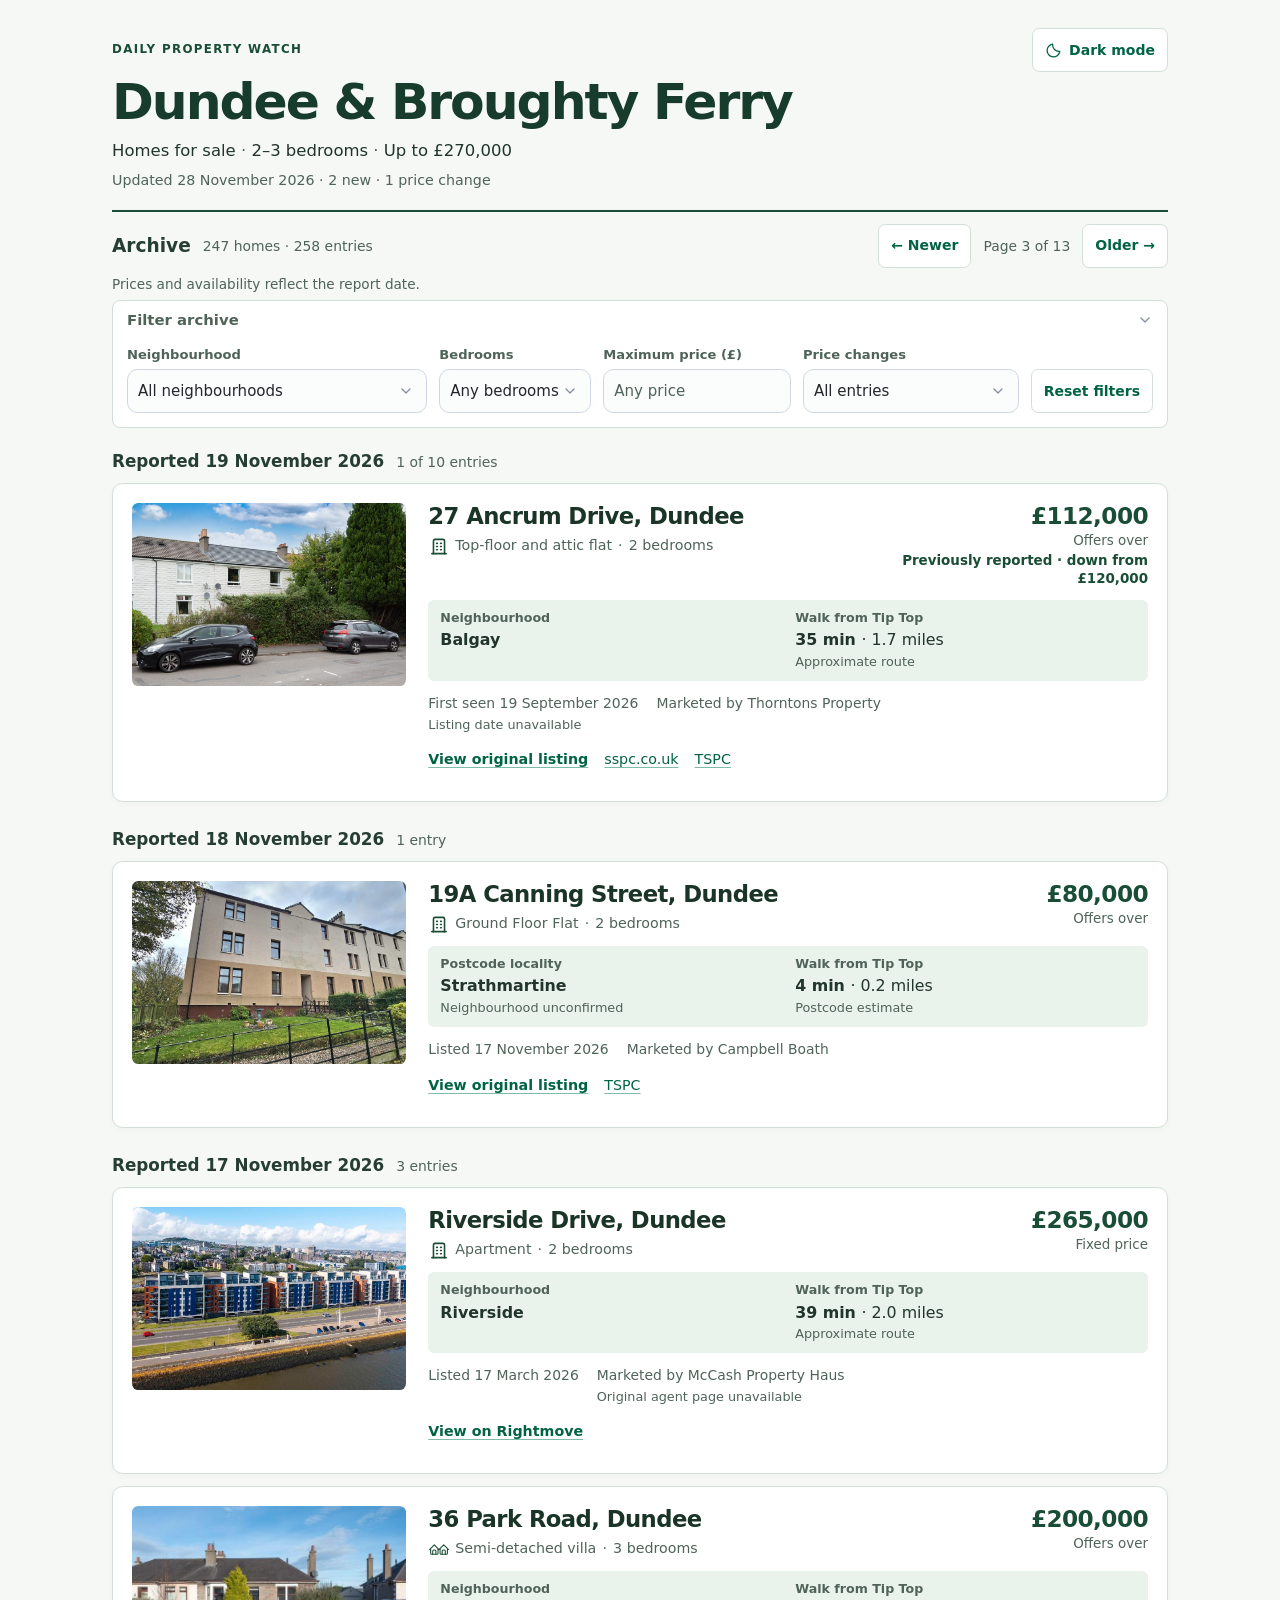
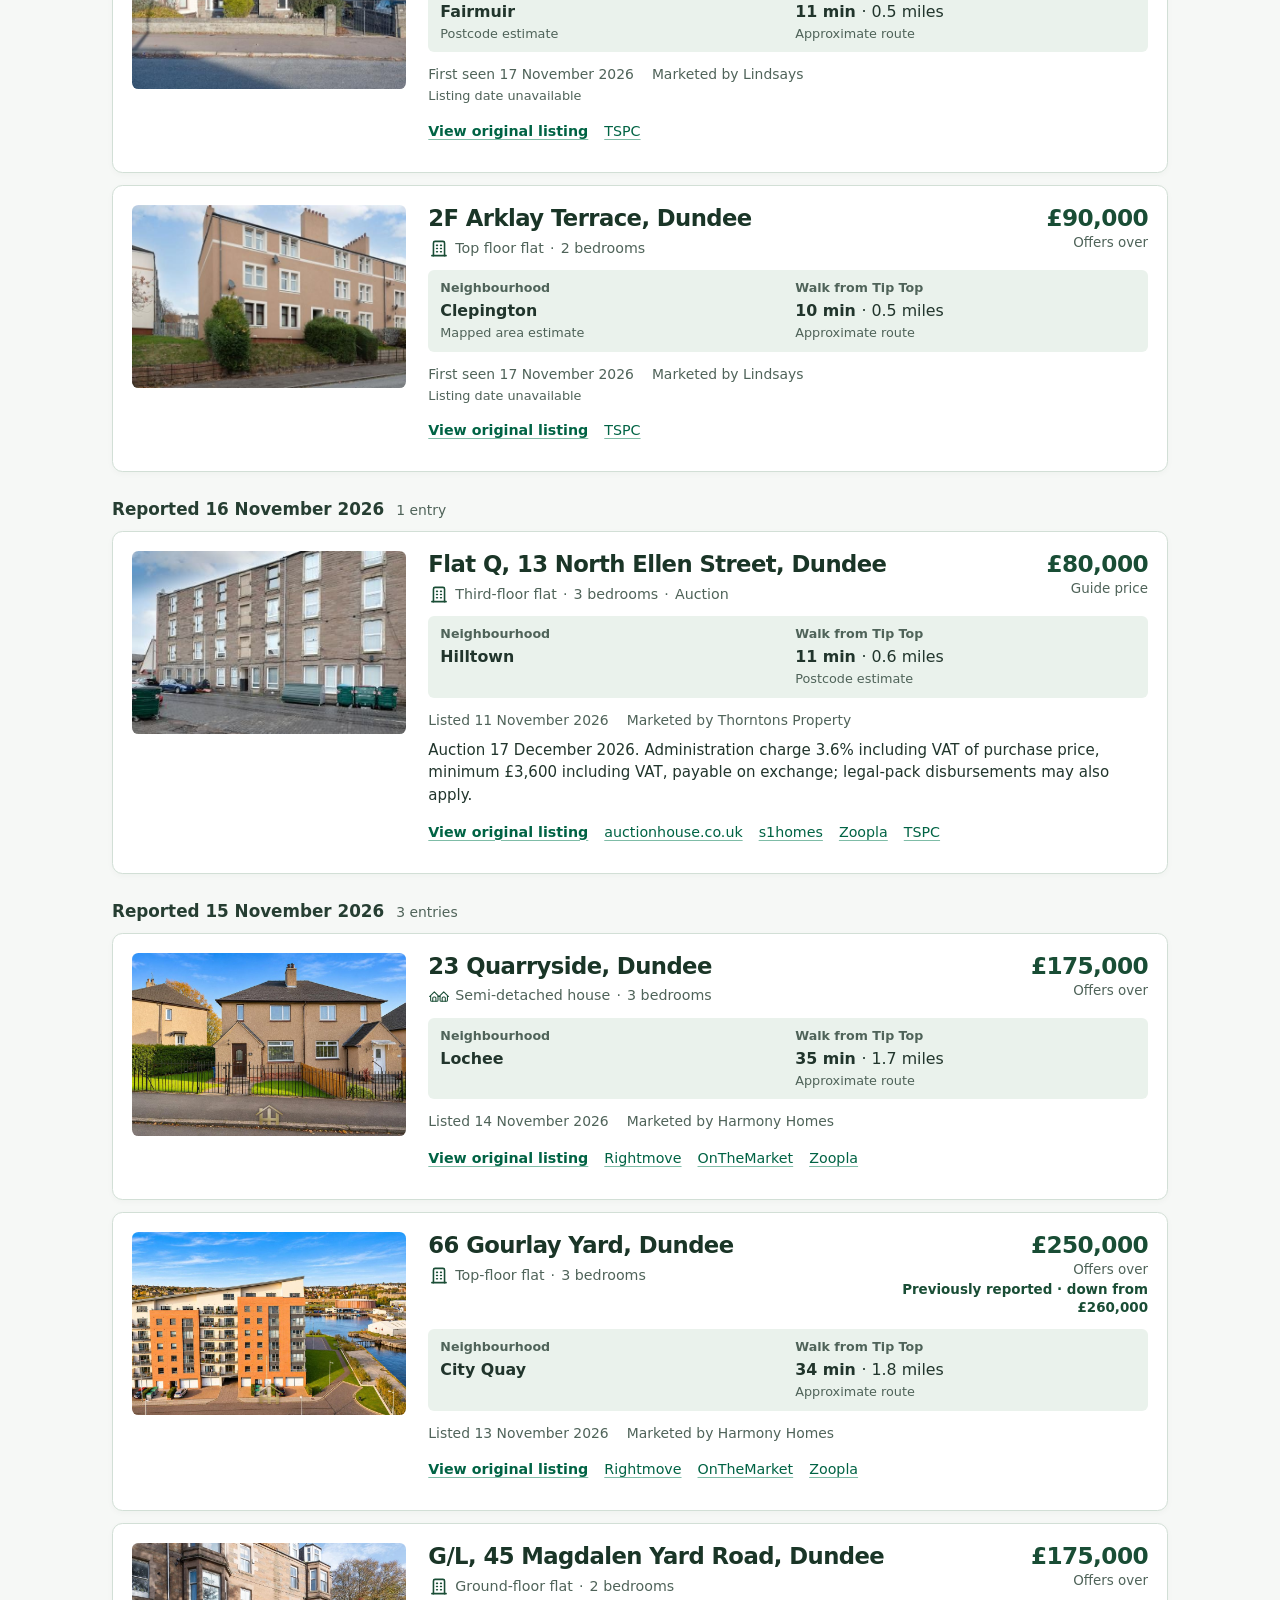
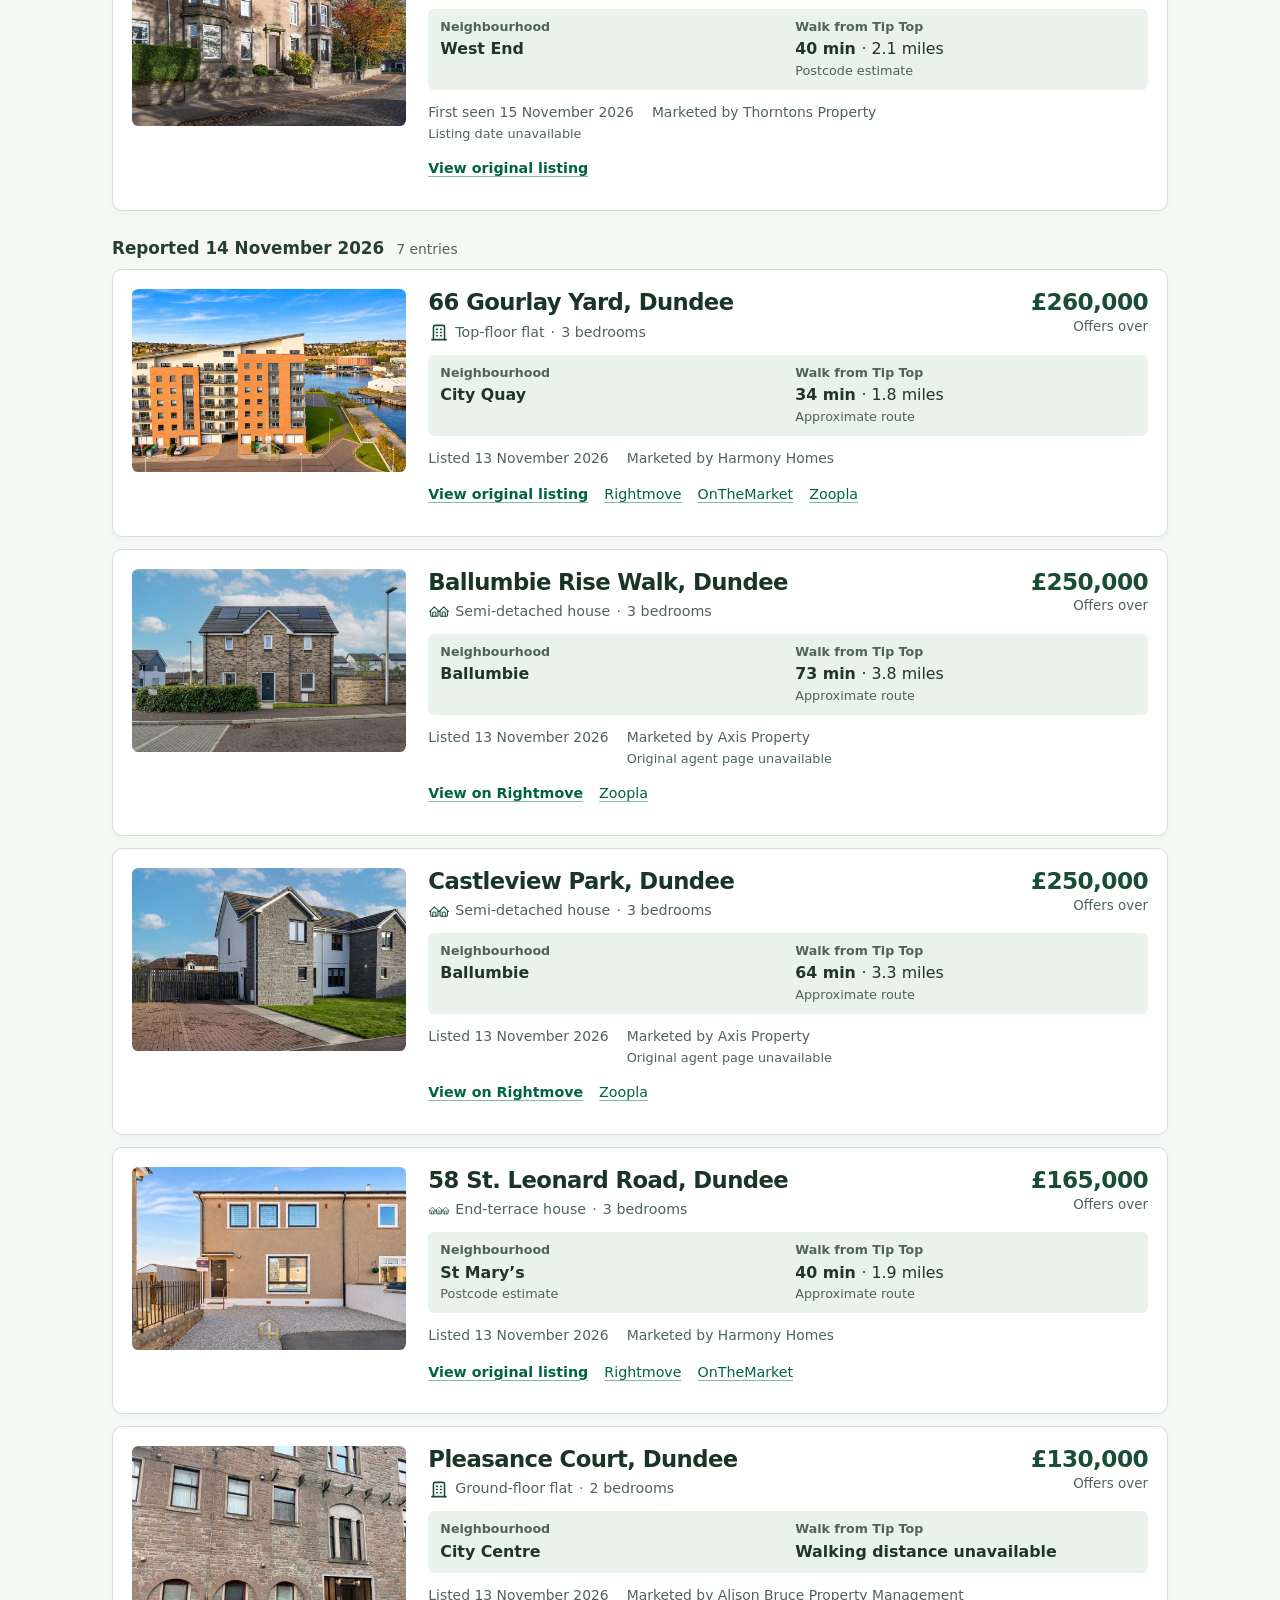
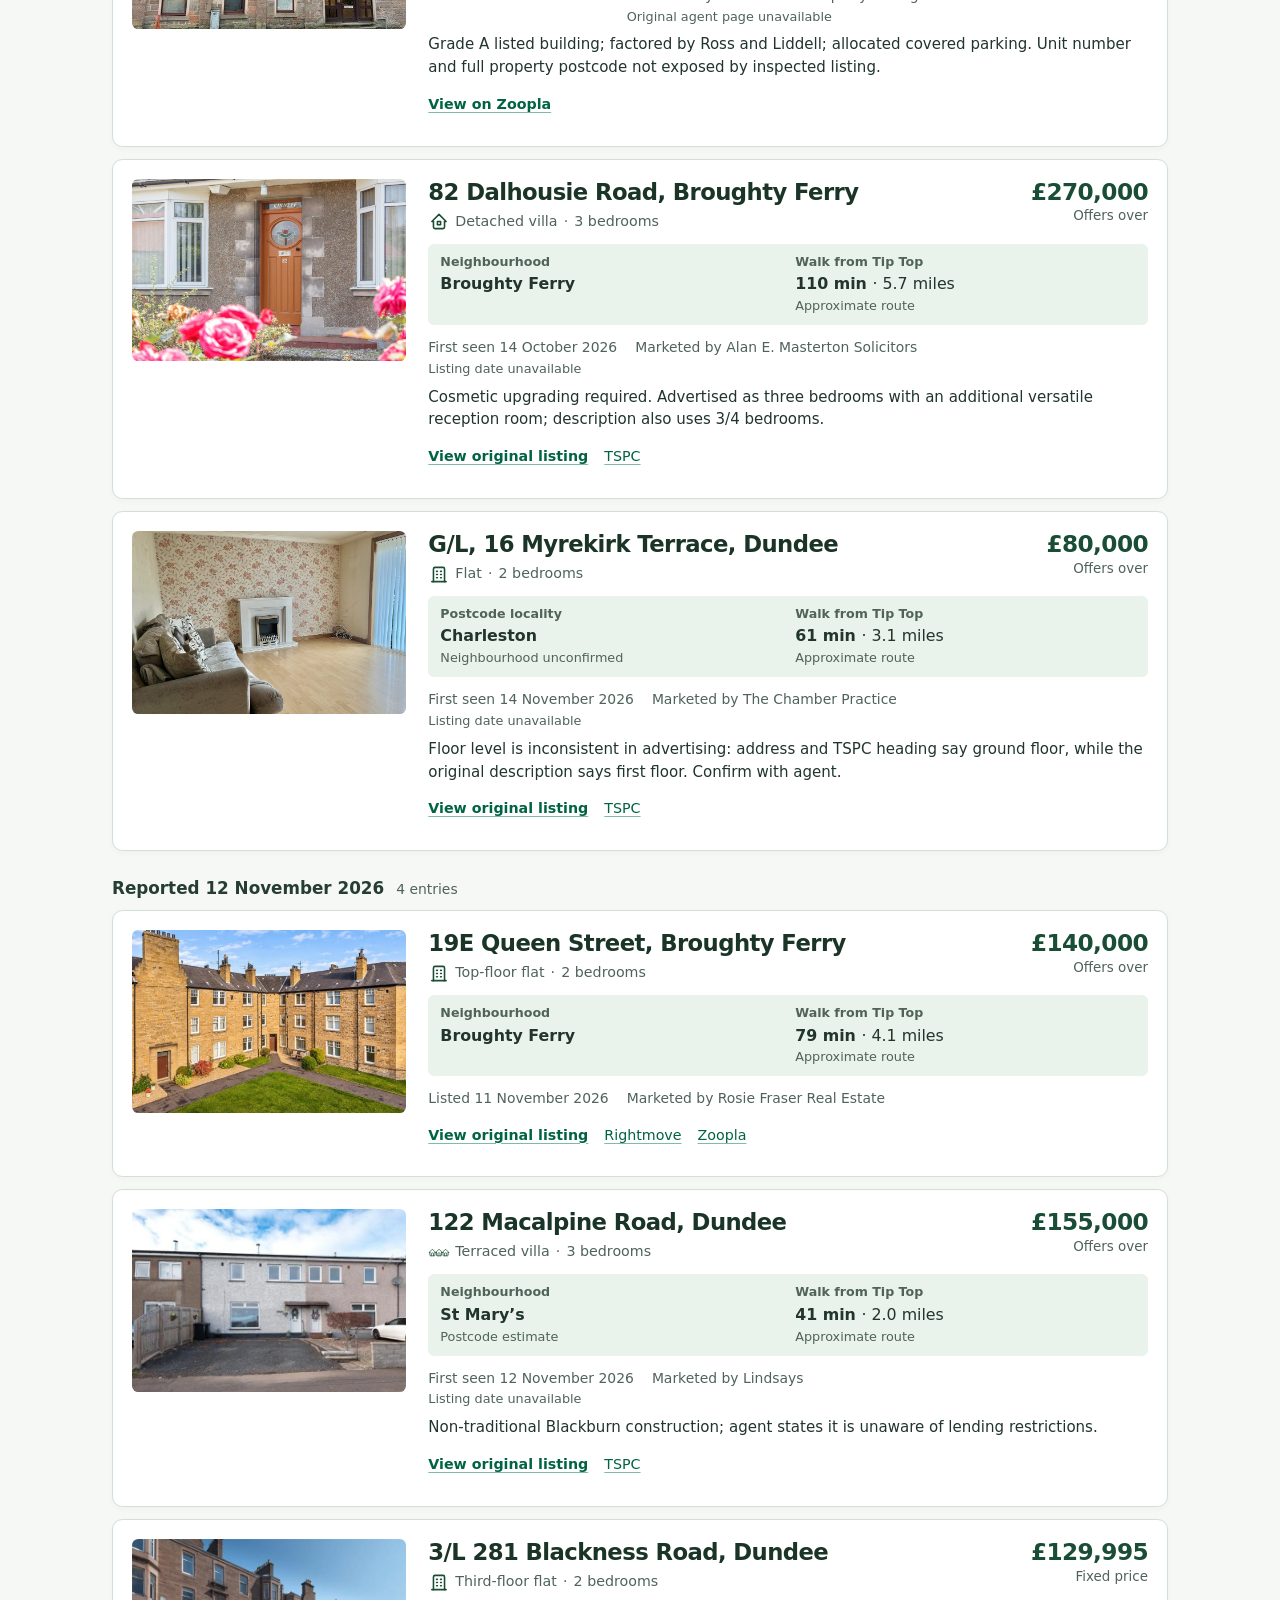
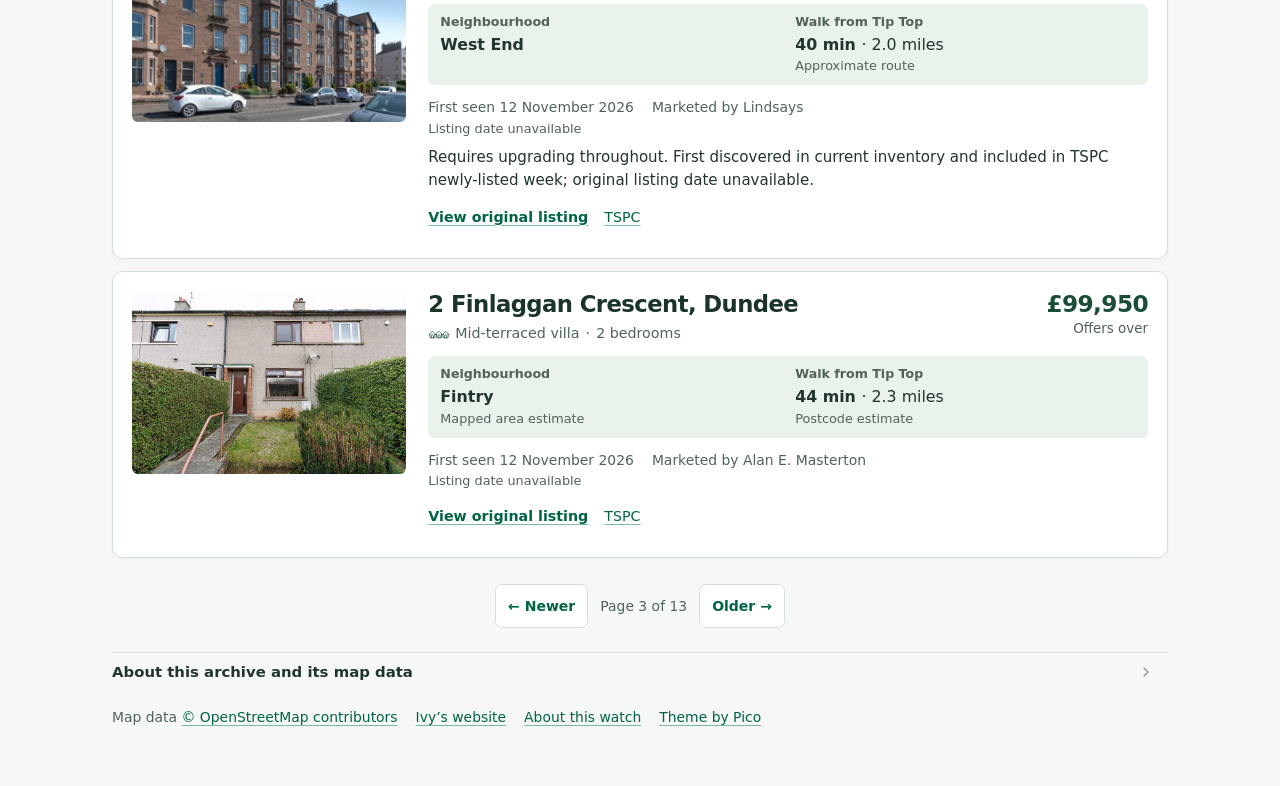
<file: page-3.html>
<!doctype html>
<html lang="en-GB" data-theme="light">
  <head>
    <meta charset="utf-8">
    <meta name="viewport" content="width=device-width, initial-scale=1">
    <meta name="robots" content="noindex,follow">
    <meta name="theme-color" content="#147d59">
    <meta name="description" content="A daily archive of homes for sale in Dundee and Broughty Ferry with 2–3 bedrooms and advertised prices up to £270,000.">
    <title>Dundee property watch · Page 3</title>
    <link rel="icon" href="assets/favicon.svg" type="image/svg+xml">
    <script src="assets/theme.js?v=870e5515ad174629"></script>
    <link rel="stylesheet" href="assets/pico.jade.min.css?v=dc3885c4785f04e3">
    <link rel="stylesheet" href="assets/report.css?v=8f64a7f69e3fd281">
    <script defer src="assets/archive.js?v=9dd3be0c944e0953"></script>
  </head>
  <body>
    <a class="skip-link" href="#properties">Skip to properties</a>
    <main class="container">
      <header class="masthead">
        <div class="masthead-top">
          <p class="eyebrow">Daily property watch</p>
          <button id="theme-toggle" class="theme-toggle" type="button" aria-pressed="false" hidden>
            <svg viewBox="0 0 24 24" fill="none" stroke="currentColor" stroke-width="1.8" stroke-linecap="round" stroke-linejoin="round" aria-hidden="true">
              <path d="M20.9 13.2A9 9 0 0 1 10.8 3.1 9 9 0 1 0 20.9 13.2Z"/>
            </svg>
            <span>Dark mode</span>
          </button>
        </div>
        <h1>Dundee &amp; Broughty Ferry</h1>
        <p class="criteria">Homes for sale <span>·</span> 2–3 bedrooms <span>·</span> Up to £270,000</p>
        <p class="update">Updated <time datetime="2026-11-28">28 November 2026</time> <span>· 2 new · 1 price change</span></p>
      </header>
      <div class="archive-tools">
        <div class="archive-title">
          <h2>Archive</h2>
          <p>247 homes · 258 entries</p>
        </div>
        <nav class="pagination" aria-label="Property pages">
          <a href="page-2.html" rel="prev">← Newer</a>
          <span>Page 3 of 13</span>
          <a href="page-4.html" rel="next">Older →</a>
        </nav>
        <p class="archive-note">Prices and availability reflect the report date.</p>
        <div id="archive-filters" class="archive-filters" data-page="3" data-pages="13" data-total="258" data-version="451695fd3c8bae94" hidden>
          <details class="filter-panel">
            <summary>Filter archive <span class="filter-active-count" hidden></span></summary>
            <form class="filter-fields" aria-label="Filter archive" aria-controls="properties">
              <label class="filter-field">
                <span class="filter-label">Neighbourhood</span>
                <select name="area">
                  <option value="">All neighbourhoods</option>
                  <option value="ardler">Ardler</option>
                  <option value="balgay">Balgay</option>
                  <option value="balgillo">Balgillo</option>
                  <option value="ballumbie">Ballumbie</option>
                  <option value="barnhill">Barnhill</option>
                  <option value="baxter park">Baxter Park</option>
                  <option value="broughty ferry">Broughty Ferry</option>
                  <option value="central broughty ferry">Central Broughty Ferry</option>
                  <option value="central ferry">Central Ferry</option>
                  <option value="charleston">Charleston</option>
                  <option value="city centre">City Centre</option>
                  <option value="city quay">City Quay</option>
                  <option value="city-centre">city-centre</option>
                  <option value="claypotts">Claypotts</option>
                  <option value="clepington">Clepington</option>
                  <option value="coldside">Coldside</option>
                  <option value="craigiebank">Craigiebank</option>
                  <option value="douglas">Douglas</option>
                  <option value="downfield">Downfield</option>
                  <option value="dryburgh">Dryburgh</option>
                  <option value="dundee">Dundee</option>
                  <option value="dykes of gray">Dykes of Gray</option>
                  <option value="eastport">Eastport</option>
                  <option value="fairmuir">Fairmuir</option>
                  <option value="fintry">Fintry</option>
                  <option value="hilltown">Hilltown</option>
                  <option value="hilltown / law">Hilltown / Law</option>
                  <option value="kirkton">Kirkton</option>
                  <option value="law">Law</option>
                  <option value="linlathen">Linlathen</option>
                  <option value="lochee">Lochee</option>
                  <option value="lochee east">Lochee East</option>
                  <option value="maryfield">Maryfield</option>
                  <option value="menzieshill">Menzieshill</option>
                  <option value="mid craigie">Mid Craigie</option>
                  <option value="north-west of dundee">north-west of Dundee</option>
                  <option value="panmurefield">Panmurefield</option>
                  <option value="pitkerro">Pitkerro</option>
                  <option value="riverside">Riverside</option>
                  <option value="st mary’s">St Mary’s</option>
                  <option value="stobswell">Stobswell</option>
                  <option value="strathmartine">Strathmartine</option>
                  <option value="the glens">The Glens</option>
                  <option value="west end">West End</option>
                  <option value="west ferry">West Ferry</option>
                  <option value="west ferry / broughty ferry">West Ferry / Broughty Ferry</option>
                  <option value="whitfield">Whitfield</option>
                  <option value="woodside">Woodside</option>
                  <option value="neighbourhood unconfirmed">Neighbourhood unconfirmed</option>
                </select>
              </label>
              <label class="filter-field">
                <span class="filter-label">Bedrooms</span>
                <select name="beds">
                  <option value="">Any bedrooms</option>
                  <option value="2">2 bedrooms</option>
                  <option value="3">3 bedrooms</option>
                </select>
              </label>
              <label class="filter-field">
                <span class="filter-label">Maximum price (£)</span>
                <input type="number" name="price" inputmode="numeric" min="0" step="1" placeholder="Any price">
              </label>
              <label class="filter-field">
                <span class="filter-label">Price changes</span>
                <select name="change">
                  <option value="">All entries</option>
                  <option value="changed">All price changes</option>
                  <option value="reduced">Price reductions</option>
                  <option value="increased">Price increases</option>
                </select>
              </label>
              <div class="filter-actions">
                <button class="filter-reset" type="reset">Reset filters</button>
              </div>
            </form>
          </details>
          <div class="filter-feedback">
            <p id="filter-status" class="filter-status" role="status" aria-atomic="true"></p>
            <button type="button" class="filter-retry" hidden>Retry</button>
          </div>
        </div>
      </div>
      <div id="properties" tabindex="-1">
        <section class="report-day" data-day="2026-11-19">
          <div class="day-heading">
            <h2>Reported <time datetime="2026-11-19">19 November 2026</time></h2>
            <span data-day-count>1 of 10 entries</span>
          </div>
          <div data-cards>
            <article class="property-card has-photo" data-area="balgay" data-beds="2" data-price="112000" data-change="reduced">
              <div class="card-heading">
                <div class="identity">
                  <h3>27 Ancrum Drive, Dundee</h3>
                  <div class="property-summary">
                    <span class="property-type type-flat"><svg viewBox="0 0 24 24" fill="none" stroke="currentColor" stroke-width="2" stroke-linecap="round" stroke-linejoin="round" aria-hidden="true" focusable="false"><path d="M3 21l18 0" /><path d="M9 8l1 0" /><path d="M9 12l1 0" /><path d="M9 16l1 0" /><path d="M14 8l1 0" /><path d="M14 12l1 0" /><path d="M14 16l1 0" /><path d="M5 21v-16a2 2 0 0 1 2 -2h10a2 2 0 0 1 2 2v16" /></svg><span>Top-floor and attic flat</span></span>
                    <span>2 bedrooms</span>
                  </div>
                </div>
                <div class="asking">
                  <span class="price">£112,000</span>
                  <span class="qualifier">Offers over</span>
                  <span class="price-change">Previously reported · down from £120,000</span>
                </div>
              </div>
              <dl class="property-location">
                <div class="area">
                  <dt>Neighbourhood</dt>
                  <dd>Balgay</dd>
                </div>
                <div class="walking">
                  <dt>Walk from Tip Top</dt>
                  <dd>35 min <span class="distance">· 1.7 miles</span><small>Approximate route</small></dd>
                </div>
              </dl>
              <figure class="photo">
                <a href="https://thorntons-property.co.uk/Dundee/DD2/27-Ancrum-Drive-2-bedroom-Flat" aria-label="View listing for 27 Ancrum Drive, Dundee">
                  <img src="images/be9d47ecbccff9df27493f2a315f803b132568eb545ef79c512e6e9d5a038c4e.jpg" alt="27 Ancrum Drive, Dundee" loading="lazy" decoding="async" width="640" height="427"
                       onerror="this.closest('article').classList.remove('has-photo');this.closest('figure').remove()">
                </a>
              </figure>
              <div class="card-detail">
                <div class="listing-meta">
                  <p class="date">First seen <time datetime="2026-09-19">19 September 2026</time><span class="date-note">Listing date unavailable</span></p>
                  <p class="agent">Marketed by Thorntons Property</p>
                </div>
                <nav class="links" aria-label="Listings for 27 Ancrum Drive, Dundee">
                  <a class="original" href="https://thorntons-property.co.uk/Dundee/DD2/27-Ancrum-Drive-2-bedroom-Flat" rel="noopener noreferrer">View original listing</a>
                  <a href="https://www.sspc.co.uk/27-Ancrum-Drive-Dundee-DD2-2JG-2-Bedroom-Top-Floor-Flat-TSPC" rel="noopener noreferrer">sspc.co.uk</a>
                  <a href="https://tspc.co.uk/property/2-Bed-Top-Floor-Flat-For-Sale-27-Ancrum-Drive-Dundee-DD2-2JG/" rel="noopener noreferrer">TSPC</a>
                </nav>
              </div>
            </article>
          </div>
        </section>
        <section class="report-day" data-day="2026-11-18">
          <div class="day-heading">
            <h2>Reported <time datetime="2026-11-18">18 November 2026</time></h2>
            <span data-day-count>1 entry</span>
          </div>
          <div data-cards>
            <article class="property-card has-photo" data-area="neighbourhood unconfirmed" data-beds="2" data-price="80000" data-change="">
              <div class="card-heading">
                <div class="identity">
                  <h3>19A Canning Street, Dundee</h3>
                  <div class="property-summary">
                    <span class="property-type type-flat"><svg viewBox="0 0 24 24" fill="none" stroke="currentColor" stroke-width="2" stroke-linecap="round" stroke-linejoin="round" aria-hidden="true" focusable="false"><path d="M3 21l18 0" /><path d="M9 8l1 0" /><path d="M9 12l1 0" /><path d="M9 16l1 0" /><path d="M14 8l1 0" /><path d="M14 12l1 0" /><path d="M14 16l1 0" /><path d="M5 21v-16a2 2 0 0 1 2 -2h10a2 2 0 0 1 2 2v16" /></svg><span>Ground Floor Flat</span></span>
                    <span>2 bedrooms</span>
                  </div>
                </div>
                <div class="asking">
                  <span class="price">£80,000</span>
                  <span class="qualifier">Offers over</span>
                </div>
              </div>
              <dl class="property-location">
                <div class="area">
                  <dt>Postcode locality</dt>
                  <dd>Strathmartine<small>Neighbourhood unconfirmed</small></dd>
                </div>
                <div class="walking">
                  <dt>Walk from Tip Top</dt>
                  <dd>4 min <span class="distance">· 0.2 miles</span><small>Postcode estimate</small></dd>
                </div>
              </dl>
              <figure class="photo">
                <a href="https://campbellboath.com/properties/house_id/1100" aria-label="View listing for 19A Canning Street, Dundee">
                  <img src="images/b9b54728429f3234bce98790662181bddd2645d69db1e3eac591f61be89fec21.jpg" alt="19A Canning Street, Dundee" loading="lazy" decoding="async" width="640" height="427"
                       onerror="this.closest('article').classList.remove('has-photo');this.closest('figure').remove()">
                </a>
              </figure>
              <div class="card-detail">
                <div class="listing-meta">
                  <p class="date">Listed <time datetime="2026-11-17">17 November 2026</time></p>
                  <p class="agent">Marketed by Campbell Boath</p>
                </div>
                <nav class="links" aria-label="Listings for 19A Canning Street, Dundee">
                  <a class="original" href="https://campbellboath.com/properties/house_id/1100" rel="noopener noreferrer">View original listing</a>
                  <a href="https://tspc.co.uk/property/2-Bed-Ground-Floor-Flat-For-Sale-19A-Canning-Street-Dundee-Dundee-DD3-7RZ/" rel="noopener noreferrer">TSPC</a>
                </nav>
              </div>
            </article>
          </div>
        </section>
        <section class="report-day" data-day="2026-11-17">
          <div class="day-heading">
            <h2>Reported <time datetime="2026-11-17">17 November 2026</time></h2>
            <span data-day-count>3 entries</span>
          </div>
          <div data-cards>
            <article class="property-card has-photo" data-area="riverside" data-beds="2" data-price="265000" data-change="">
              <div class="card-heading">
                <div class="identity">
                  <h3>Riverside Drive, Dundee</h3>
                  <div class="property-summary">
                    <span class="property-type type-flat"><svg viewBox="0 0 24 24" fill="none" stroke="currentColor" stroke-width="2" stroke-linecap="round" stroke-linejoin="round" aria-hidden="true" focusable="false"><path d="M3 21l18 0" /><path d="M9 8l1 0" /><path d="M9 12l1 0" /><path d="M9 16l1 0" /><path d="M14 8l1 0" /><path d="M14 12l1 0" /><path d="M14 16l1 0" /><path d="M5 21v-16a2 2 0 0 1 2 -2h10a2 2 0 0 1 2 2v16" /></svg><span>Apartment</span></span>
                    <span>2 bedrooms</span>
                  </div>
                </div>
                <div class="asking">
                  <span class="price">£265,000</span>
                  <span class="qualifier">Fixed price</span>
                </div>
              </div>
              <dl class="property-location">
                <div class="area">
                  <dt>Neighbourhood</dt>
                  <dd>Riverside</dd>
                </div>
                <div class="walking">
                  <dt>Walk from Tip Top</dt>
                  <dd>39 min <span class="distance">· 2.0 miles</span><small>Approximate route</small></dd>
                </div>
              </dl>
              <figure class="photo">
                <a href="https://www.rightmove.co.uk/properties/173361851" aria-label="View listing for Riverside Drive, Dundee">
                  <img src="images/fc8abf438500ad5fccd1564580d5c0195092da360d693752c9b11839759fca95.jpg" alt="Riverside Drive, Dundee" loading="lazy" decoding="async" width="640" height="427"
                       onerror="this.closest('article').classList.remove('has-photo');this.closest('figure').remove()">
                </a>
              </figure>
              <div class="card-detail">
                <div class="listing-meta">
                  <p class="date">Listed <time datetime="2026-03-17">17 March 2026</time></p>
                  <p class="agent">Marketed by McCash Property Haus<span class="date-note">Original agent page unavailable</span></p>
                </div>
                <nav class="links" aria-label="Listings for Riverside Drive, Dundee">
                  <a class="original" href="https://www.rightmove.co.uk/properties/173361851" rel="noopener noreferrer">View on Rightmove</a>
                </nav>
              </div>
            </article>
            <article class="property-card has-photo" data-area="fairmuir" data-beds="3" data-price="200000" data-change="">
              <div class="card-heading">
                <div class="identity">
                  <h3>36 Park Road, Dundee</h3>
                  <div class="property-summary">
                    <span class="property-type type-semi"><svg viewBox="0 0 28 24" fill="none" stroke="currentColor" stroke-width="2" stroke-linecap="round" stroke-linejoin="round" aria-hidden="true" focusable="false"><g transform="translate(0 4) scale(.67)"><path d="M5 12l-2 0l9 -9l9 9l-2 0" /><path d="M5 12v7a2 2 0 0 0 2 2h10a2 2 0 0 0 2 -2v-7" /><path d="M9 21v-6a2 2 0 0 1 2 -2h2a2 2 0 0 1 2 2v6" /></g><g transform="translate(12 4) scale(.67)"><path d="M5 12l-2 0l9 -9l9 9l-2 0" /><path d="M5 12v7a2 2 0 0 0 2 2h10a2 2 0 0 0 2 -2v-7" /><path d="M9 21v-6a2 2 0 0 1 2 -2h2a2 2 0 0 1 2 2v6" /></g></svg><span>Semi-detached villa</span></span>
                    <span>3 bedrooms</span>
                  </div>
                </div>
                <div class="asking">
                  <span class="price">£200,000</span>
                  <span class="qualifier">Offers over</span>
                </div>
              </div>
              <dl class="property-location">
                <div class="area">
                  <dt>Neighbourhood</dt>
                  <dd>Fairmuir<small>Postcode estimate</small></dd>
                </div>
                <div class="walking">
                  <dt>Walk from Tip Top</dt>
                  <dd>11 min <span class="distance">· 0.5 miles</span><small>Approximate route</small></dd>
                </div>
              </dl>
              <figure class="photo">
                <a href="https://property.lindsays.co.uk/for-sale/36-park-road-dundee-angus-dd3-8ld" aria-label="View listing for 36 Park Road, Dundee">
                  <img src="images/e181aa5cd10114fe825522f53c72c98c36c43e6e8583e9ba934f9aabdb23d380.jpg" alt="36 Park Road, Dundee" loading="lazy" decoding="async" width="640" height="427"
                       onerror="this.closest('article').classList.remove('has-photo');this.closest('figure').remove()">
                </a>
              </figure>
              <div class="card-detail">
                <div class="listing-meta">
                  <p class="date">First seen <time datetime="2026-11-17">17 November 2026</time><span class="date-note">Listing date unavailable</span></p>
                  <p class="agent">Marketed by Lindsays</p>
                </div>
                <nav class="links" aria-label="Listings for 36 Park Road, Dundee">
                  <a class="original" href="https://property.lindsays.co.uk/for-sale/36-park-road-dundee-angus-dd3-8ld" rel="noopener noreferrer">View original listing</a>
                  <a href="https://tspc.co.uk/property/3-Bed-Semi-Detached-Villa-For-Sale-36-Park-Road-Dundee-DD3-8LD" rel="noopener noreferrer">TSPC</a>
                </nav>
              </div>
            </article>
            <article class="property-card has-photo" data-area="clepington" data-beds="2" data-price="90000" data-change="">
              <div class="card-heading">
                <div class="identity">
                  <h3>2F Arklay Terrace, Dundee</h3>
                  <div class="property-summary">
                    <span class="property-type type-flat"><svg viewBox="0 0 24 24" fill="none" stroke="currentColor" stroke-width="2" stroke-linecap="round" stroke-linejoin="round" aria-hidden="true" focusable="false"><path d="M3 21l18 0" /><path d="M9 8l1 0" /><path d="M9 12l1 0" /><path d="M9 16l1 0" /><path d="M14 8l1 0" /><path d="M14 12l1 0" /><path d="M14 16l1 0" /><path d="M5 21v-16a2 2 0 0 1 2 -2h10a2 2 0 0 1 2 2v16" /></svg><span>Top floor flat</span></span>
                    <span>2 bedrooms</span>
                  </div>
                </div>
                <div class="asking">
                  <span class="price">£90,000</span>
                  <span class="qualifier">Offers over</span>
                </div>
              </div>
              <dl class="property-location">
                <div class="area">
                  <dt>Neighbourhood</dt>
                  <dd>Clepington<small>Mapped area estimate</small></dd>
                </div>
                <div class="walking">
                  <dt>Walk from Tip Top</dt>
                  <dd>10 min <span class="distance">· 0.5 miles</span><small>Approximate route</small></dd>
                </div>
              </dl>
              <figure class="photo">
                <a href="https://property.lindsays.co.uk/for-sale/2f-arklay-terrace-dundee-angus-dd3-7pj" aria-label="View listing for 2F Arklay Terrace, Dundee">
                  <img src="images/4fdd1f7beafd9ff84b75e100f921eaa703934e0b3b2c11d72b8f7abb830b45ff.jpg" alt="2F Arklay Terrace, Dundee" loading="lazy" decoding="async" width="640" height="427"
                       onerror="this.closest('article').classList.remove('has-photo');this.closest('figure').remove()">
                </a>
              </figure>
              <div class="card-detail">
                <div class="listing-meta">
                  <p class="date">First seen <time datetime="2026-11-17">17 November 2026</time><span class="date-note">Listing date unavailable</span></p>
                  <p class="agent">Marketed by Lindsays</p>
                </div>
                <nav class="links" aria-label="Listings for 2F Arklay Terrace, Dundee">
                  <a class="original" href="https://property.lindsays.co.uk/for-sale/2f-arklay-terrace-dundee-angus-dd3-7pj" rel="noopener noreferrer">View original listing</a>
                  <a href="https://tspc.co.uk/property/2-Bed-Top-Floor-Flat-For-Sale-2F-Arklay-Terrace-Dundee-Angus-DD3-7PJ" rel="noopener noreferrer">TSPC</a>
                </nav>
              </div>
            </article>
          </div>
        </section>
        <section class="report-day" data-day="2026-11-16">
          <div class="day-heading">
            <h2>Reported <time datetime="2026-11-16">16 November 2026</time></h2>
            <span data-day-count>1 entry</span>
          </div>
          <div data-cards>
            <article class="property-card has-photo" data-area="hilltown" data-beds="3" data-price="80000" data-change="">
              <div class="card-heading">
                <div class="identity">
                  <h3>Flat Q, 13 North Ellen Street, Dundee</h3>
                  <div class="property-summary">
                    <span class="property-type type-flat"><svg viewBox="0 0 24 24" fill="none" stroke="currentColor" stroke-width="2" stroke-linecap="round" stroke-linejoin="round" aria-hidden="true" focusable="false"><path d="M3 21l18 0" /><path d="M9 8l1 0" /><path d="M9 12l1 0" /><path d="M9 16l1 0" /><path d="M14 8l1 0" /><path d="M14 12l1 0" /><path d="M14 16l1 0" /><path d="M5 21v-16a2 2 0 0 1 2 -2h10a2 2 0 0 1 2 2v16" /></svg><span>Third-floor flat</span></span>
                    <span>3 bedrooms</span>
                    <span>Auction</span>
                  </div>
                </div>
                <div class="asking">
                  <span class="price">£80,000</span>
                  <span class="qualifier">Guide price</span>
                </div>
              </div>
              <dl class="property-location">
                <div class="area">
                  <dt>Neighbourhood</dt>
                  <dd>Hilltown</dd>
                </div>
                <div class="walking">
                  <dt>Walk from Tip Top</dt>
                  <dd>11 min <span class="distance">· 0.6 miles</span><small>Postcode estimate</small></dd>
                </div>
              </dl>
              <figure class="photo">
                <a href="https://thorntons-property.co.uk/Dundee/DD3/Flat-Q-13-North-Ellen-Street-3-bedroom-Flat" aria-label="View listing for Flat Q, 13 North Ellen Street, Dundee">
                  <img src="images/d58a6dfaf129fd16b2122d5005085c3bd56494649f968ebe33f9e79768adcf43.jpg" alt="Flat Q, 13 North Ellen Street, Dundee" loading="lazy" decoding="async" width="640" height="427"
                       onerror="this.closest('article').classList.remove('has-photo');this.closest('figure').remove()">
                </a>
              </figure>
              <div class="card-detail">
                <div class="listing-meta">
                  <p class="date">Listed <time datetime="2026-11-11">11 November 2026</time></p>
                  <p class="agent">Marketed by Thorntons Property</p>
                </div>
                <p class="notes">Auction 17 December 2026. Administration charge 3.6% including VAT of purchase price, minimum £3,600 including VAT, payable on exchange; legal-pack disbursements may also apply.</p>
                <nav class="links" aria-label="Listings for Flat Q, 13 North Ellen Street, Dundee">
                  <a class="original" href="https://thorntons-property.co.uk/Dundee/DD3/Flat-Q-13-North-Ellen-Street-3-bedroom-Flat" rel="noopener noreferrer">View original listing</a>
                  <a href="https://www.auctionhouse.co.uk/scotland/auction/lot/154701" rel="noopener noreferrer">auctionhouse.co.uk</a>
                  <a href="https://www.s1homes.com/property-for-sale/Flat/20261112015008192" rel="noopener noreferrer">s1homes</a>
                  <a href="https://www.zoopla.co.uk/for-sale/details/74742575/" rel="noopener noreferrer">Zoopla</a>
                  <a href="https://tspc.co.uk/property/3-Bed-Top-Floor-Flat-For-Sale-Flat-Q-13-North-Ellen-Street-Dundee-DD3-7DF/" rel="noopener noreferrer">TSPC</a>
                </nav>
              </div>
            </article>
          </div>
        </section>
        <section class="report-day" data-day="2026-11-15">
          <div class="day-heading">
            <h2>Reported <time datetime="2026-11-15">15 November 2026</time></h2>
            <span data-day-count>3 entries</span>
          </div>
          <div data-cards>
            <article class="property-card has-photo" data-area="lochee" data-beds="3" data-price="175000" data-change="">
              <div class="card-heading">
                <div class="identity">
                  <h3>23 Quarryside, Dundee</h3>
                  <div class="property-summary">
                    <span class="property-type type-semi"><svg viewBox="0 0 28 24" fill="none" stroke="currentColor" stroke-width="2" stroke-linecap="round" stroke-linejoin="round" aria-hidden="true" focusable="false"><g transform="translate(0 4) scale(.67)"><path d="M5 12l-2 0l9 -9l9 9l-2 0" /><path d="M5 12v7a2 2 0 0 0 2 2h10a2 2 0 0 0 2 -2v-7" /><path d="M9 21v-6a2 2 0 0 1 2 -2h2a2 2 0 0 1 2 2v6" /></g><g transform="translate(12 4) scale(.67)"><path d="M5 12l-2 0l9 -9l9 9l-2 0" /><path d="M5 12v7a2 2 0 0 0 2 2h10a2 2 0 0 0 2 -2v-7" /><path d="M9 21v-6a2 2 0 0 1 2 -2h2a2 2 0 0 1 2 2v6" /></g></svg><span>Semi-detached house</span></span>
                    <span>3 bedrooms</span>
                  </div>
                </div>
                <div class="asking">
                  <span class="price">£175,000</span>
                  <span class="qualifier">Offers over</span>
                </div>
              </div>
              <dl class="property-location">
                <div class="area">
                  <dt>Neighbourhood</dt>
                  <dd>Lochee</dd>
                </div>
                <div class="walking">
                  <dt>Walk from Tip Top</dt>
                  <dd>35 min <span class="distance">· 1.7 miles</span><small>Approximate route</small></dd>
                </div>
              </dl>
              <figure class="photo">
                <a href="https://www.harmonyhomesestateagency.com/properties-for-sale/property/3596-quarryside-dundee" aria-label="View listing for 23 Quarryside, Dundee">
                  <img src="images/c04a576c6c66526ec9c70530ea1225cb1522a69be5d90220a2d3966c157f0191.jpg" alt="23 Quarryside, Dundee" loading="lazy" decoding="async" width="640" height="427"
                       onerror="this.closest('article').classList.remove('has-photo');this.closest('figure').remove()">
                </a>
              </figure>
              <div class="card-detail">
                <div class="listing-meta">
                  <p class="date">Listed <time datetime="2026-11-14">14 November 2026</time></p>
                  <p class="agent">Marketed by Harmony Homes</p>
                </div>
                <nav class="links" aria-label="Listings for 23 Quarryside, Dundee">
                  <a class="original" href="https://www.harmonyhomesestateagency.com/properties-for-sale/property/3596-quarryside-dundee" rel="noopener noreferrer">View original listing</a>
                  <a href="https://www.rightmove.co.uk/properties/95476944" rel="noopener noreferrer">Rightmove</a>
                  <a href="https://www.onthemarket.com/details/20757792" rel="noopener noreferrer">OnTheMarket</a>
                  <a href="https://www.zoopla.co.uk/for-sale/details/74770421/" rel="noopener noreferrer">Zoopla</a>
                </nav>
              </div>
            </article>
            <article class="property-card has-photo" data-area="city quay" data-beds="3" data-price="250000" data-change="reduced">
              <div class="card-heading">
                <div class="identity">
                  <h3>66 Gourlay Yard, Dundee</h3>
                  <div class="property-summary">
                    <span class="property-type type-flat"><svg viewBox="0 0 24 24" fill="none" stroke="currentColor" stroke-width="2" stroke-linecap="round" stroke-linejoin="round" aria-hidden="true" focusable="false"><path d="M3 21l18 0" /><path d="M9 8l1 0" /><path d="M9 12l1 0" /><path d="M9 16l1 0" /><path d="M14 8l1 0" /><path d="M14 12l1 0" /><path d="M14 16l1 0" /><path d="M5 21v-16a2 2 0 0 1 2 -2h10a2 2 0 0 1 2 2v16" /></svg><span>Top-floor flat</span></span>
                    <span>3 bedrooms</span>
                  </div>
                </div>
                <div class="asking">
                  <span class="price">£250,000</span>
                  <span class="qualifier">Offers over</span>
                  <span class="price-change">Previously reported · down from £260,000</span>
                </div>
              </div>
              <dl class="property-location">
                <div class="area">
                  <dt>Neighbourhood</dt>
                  <dd>City Quay</dd>
                </div>
                <div class="walking">
                  <dt>Walk from Tip Top</dt>
                  <dd>34 min <span class="distance">· 1.8 miles</span><small>Approximate route</small></dd>
                </div>
              </dl>
              <figure class="photo">
                <a href="https://www.harmonyhomesestateagency.com/properties-for-sale/property/3594-gourlay-yard-dundee" aria-label="View listing for 66 Gourlay Yard, Dundee">
                  <img src="images/0a81f840aaa503ed1dd62ba3af17d75eab2212ef7bdc8c9c8f625d7562c92164.jpg" alt="66 Gourlay Yard, Dundee" loading="lazy" decoding="async" width="640" height="427"
                       onerror="this.closest('article').classList.remove('has-photo');this.closest('figure').remove()">
                </a>
              </figure>
              <div class="card-detail">
                <div class="listing-meta">
                  <p class="date">Listed <time datetime="2026-11-13">13 November 2026</time></p>
                  <p class="agent">Marketed by Harmony Homes</p>
                </div>
                <nav class="links" aria-label="Listings for 66 Gourlay Yard, Dundee">
                  <a class="original" href="https://www.harmonyhomesestateagency.com/properties-for-sale/property/3594-gourlay-yard-dundee" rel="noopener noreferrer">View original listing</a>
                  <a href="https://www.rightmove.co.uk/properties/95457003" rel="noopener noreferrer">Rightmove</a>
                  <a href="https://www.onthemarket.com/details/20754116/" rel="noopener noreferrer">OnTheMarket</a>
                  <a href="https://www.zoopla.co.uk/for-sale/details/74765145/" rel="noopener noreferrer">Zoopla</a>
                </nav>
              </div>
            </article>
            <article class="property-card has-photo" data-area="west end" data-beds="2" data-price="175000" data-change="">
              <div class="card-heading">
                <div class="identity">
                  <h3>G/L, 45 Magdalen Yard Road, Dundee</h3>
                  <div class="property-summary">
                    <span class="property-type type-flat"><svg viewBox="0 0 24 24" fill="none" stroke="currentColor" stroke-width="2" stroke-linecap="round" stroke-linejoin="round" aria-hidden="true" focusable="false"><path d="M3 21l18 0" /><path d="M9 8l1 0" /><path d="M9 12l1 0" /><path d="M9 16l1 0" /><path d="M14 8l1 0" /><path d="M14 12l1 0" /><path d="M14 16l1 0" /><path d="M5 21v-16a2 2 0 0 1 2 -2h10a2 2 0 0 1 2 2v16" /></svg><span>Ground-floor flat</span></span>
                    <span>2 bedrooms</span>
                  </div>
                </div>
                <div class="asking">
                  <span class="price">£175,000</span>
                  <span class="qualifier">Offers over</span>
                </div>
              </div>
              <dl class="property-location">
                <div class="area">
                  <dt>Neighbourhood</dt>
                  <dd>West End</dd>
                </div>
                <div class="walking">
                  <dt>Walk from Tip Top</dt>
                  <dd>40 min <span class="distance">· 2.1 miles</span><small>Postcode estimate</small></dd>
                </div>
              </dl>
              <figure class="photo">
                <a href="https://thorntons-property.co.uk/Dundee/DD1/G-L-45-Magdalen-Yard-Road-2-bedroom-Flat" aria-label="View listing for G/L, 45 Magdalen Yard Road, Dundee">
                  <img src="images/1e7a77c9f8ea1d504850d8fb438e22db518fc022d4645ef4e2e277260f94099a.jpg" alt="G/L, 45 Magdalen Yard Road, Dundee" loading="lazy" decoding="async" width="640" height="427"
                       onerror="this.closest('article').classList.remove('has-photo');this.closest('figure').remove()">
                </a>
              </figure>
              <div class="card-detail">
                <div class="listing-meta">
                  <p class="date">First seen <time datetime="2026-11-15">15 November 2026</time><span class="date-note">Listing date unavailable</span></p>
                  <p class="agent">Marketed by Thorntons Property</p>
                </div>
                <nav class="links" aria-label="Listings for G/L, 45 Magdalen Yard Road, Dundee">
                  <a class="original" href="https://thorntons-property.co.uk/Dundee/DD1/G-L-45-Magdalen-Yard-Road-2-bedroom-Flat" rel="noopener noreferrer">View original listing</a>
                </nav>
              </div>
            </article>
          </div>
        </section>
        <section class="report-day" data-day="2026-11-14">
          <div class="day-heading">
            <h2>Reported <time datetime="2026-11-14">14 November 2026</time></h2>
            <span data-day-count>7 entries</span>
          </div>
          <div data-cards>
            <article class="property-card has-photo" data-area="city quay" data-beds="3" data-price="260000" data-change="">
              <div class="card-heading">
                <div class="identity">
                  <h3>66 Gourlay Yard, Dundee</h3>
                  <div class="property-summary">
                    <span class="property-type type-flat"><svg viewBox="0 0 24 24" fill="none" stroke="currentColor" stroke-width="2" stroke-linecap="round" stroke-linejoin="round" aria-hidden="true" focusable="false"><path d="M3 21l18 0" /><path d="M9 8l1 0" /><path d="M9 12l1 0" /><path d="M9 16l1 0" /><path d="M14 8l1 0" /><path d="M14 12l1 0" /><path d="M14 16l1 0" /><path d="M5 21v-16a2 2 0 0 1 2 -2h10a2 2 0 0 1 2 2v16" /></svg><span>Top-floor flat</span></span>
                    <span>3 bedrooms</span>
                  </div>
                </div>
                <div class="asking">
                  <span class="price">£260,000</span>
                  <span class="qualifier">Offers over</span>
                </div>
              </div>
              <dl class="property-location">
                <div class="area">
                  <dt>Neighbourhood</dt>
                  <dd>City Quay</dd>
                </div>
                <div class="walking">
                  <dt>Walk from Tip Top</dt>
                  <dd>34 min <span class="distance">· 1.8 miles</span><small>Approximate route</small></dd>
                </div>
              </dl>
              <figure class="photo">
                <a href="https://www.harmonyhomesestateagency.com/properties-for-sale/property/3594-gourlay-yard-dundee" aria-label="View listing for 66 Gourlay Yard, Dundee">
                  <img src="images/0a81f840aaa503ed1dd62ba3af17d75eab2212ef7bdc8c9c8f625d7562c92164.jpg" alt="66 Gourlay Yard, Dundee" loading="lazy" decoding="async" width="640" height="427"
                       onerror="this.closest('article').classList.remove('has-photo');this.closest('figure').remove()">
                </a>
              </figure>
              <div class="card-detail">
                <div class="listing-meta">
                  <p class="date">Listed <time datetime="2026-11-13">13 November 2026</time></p>
                  <p class="agent">Marketed by Harmony Homes</p>
                </div>
                <nav class="links" aria-label="Listings for 66 Gourlay Yard, Dundee">
                  <a class="original" href="https://www.harmonyhomesestateagency.com/properties-for-sale/property/3594-gourlay-yard-dundee" rel="noopener noreferrer">View original listing</a>
                  <a href="https://www.rightmove.co.uk/properties/95457003" rel="noopener noreferrer">Rightmove</a>
                  <a href="https://www.onthemarket.com/details/20754116/" rel="noopener noreferrer">OnTheMarket</a>
                  <a href="https://www.zoopla.co.uk/for-sale/details/74765145/" rel="noopener noreferrer">Zoopla</a>
                </nav>
              </div>
            </article>
            <article class="property-card has-photo" data-area="ballumbie" data-beds="3" data-price="250000" data-change="">
              <div class="card-heading">
                <div class="identity">
                  <h3>Ballumbie Rise Walk, Dundee</h3>
                  <div class="property-summary">
                    <span class="property-type type-semi"><svg viewBox="0 0 28 24" fill="none" stroke="currentColor" stroke-width="2" stroke-linecap="round" stroke-linejoin="round" aria-hidden="true" focusable="false"><g transform="translate(0 4) scale(.67)"><path d="M5 12l-2 0l9 -9l9 9l-2 0" /><path d="M5 12v7a2 2 0 0 0 2 2h10a2 2 0 0 0 2 -2v-7" /><path d="M9 21v-6a2 2 0 0 1 2 -2h2a2 2 0 0 1 2 2v6" /></g><g transform="translate(12 4) scale(.67)"><path d="M5 12l-2 0l9 -9l9 9l-2 0" /><path d="M5 12v7a2 2 0 0 0 2 2h10a2 2 0 0 0 2 -2v-7" /><path d="M9 21v-6a2 2 0 0 1 2 -2h2a2 2 0 0 1 2 2v6" /></g></svg><span>Semi-detached house</span></span>
                    <span>3 bedrooms</span>
                  </div>
                </div>
                <div class="asking">
                  <span class="price">£250,000</span>
                  <span class="qualifier">Offers over</span>
                </div>
              </div>
              <dl class="property-location">
                <div class="area">
                  <dt>Neighbourhood</dt>
                  <dd>Ballumbie</dd>
                </div>
                <div class="walking">
                  <dt>Walk from Tip Top</dt>
                  <dd>73 min <span class="distance">· 3.8 miles</span><small>Approximate route</small></dd>
                </div>
              </dl>
              <figure class="photo">
                <a href="https://www.rightmove.co.uk/properties/95467293" aria-label="View listing for Ballumbie Rise Walk, Dundee">
                  <img src="images/ac274f18784304fe5db88d1e84162f8fe9f073bc3f8fbf8c0845b024cc352b61.jpg" alt="Ballumbie Rise Walk, Dundee" loading="lazy" decoding="async" width="640" height="427"
                       onerror="this.closest('article').classList.remove('has-photo');this.closest('figure').remove()">
                </a>
              </figure>
              <div class="card-detail">
                <div class="listing-meta">
                  <p class="date">Listed <time datetime="2026-11-13">13 November 2026</time></p>
                  <p class="agent">Marketed by Axis Property<span class="date-note">Original agent page unavailable</span></p>
                </div>
                <nav class="links" aria-label="Listings for Ballumbie Rise Walk, Dundee">
                  <a class="original" href="https://www.rightmove.co.uk/properties/95467293" rel="noopener noreferrer">View on Rightmove</a>
                  <a href="https://www.zoopla.co.uk/for-sale/details/74767607/" rel="noopener noreferrer">Zoopla</a>
                </nav>
              </div>
            </article>
            <article class="property-card has-photo" data-area="ballumbie" data-beds="3" data-price="250000" data-change="">
              <div class="card-heading">
                <div class="identity">
                  <h3>Castleview Park, Dundee</h3>
                  <div class="property-summary">
                    <span class="property-type type-semi"><svg viewBox="0 0 28 24" fill="none" stroke="currentColor" stroke-width="2" stroke-linecap="round" stroke-linejoin="round" aria-hidden="true" focusable="false"><g transform="translate(0 4) scale(.67)"><path d="M5 12l-2 0l9 -9l9 9l-2 0" /><path d="M5 12v7a2 2 0 0 0 2 2h10a2 2 0 0 0 2 -2v-7" /><path d="M9 21v-6a2 2 0 0 1 2 -2h2a2 2 0 0 1 2 2v6" /></g><g transform="translate(12 4) scale(.67)"><path d="M5 12l-2 0l9 -9l9 9l-2 0" /><path d="M5 12v7a2 2 0 0 0 2 2h10a2 2 0 0 0 2 -2v-7" /><path d="M9 21v-6a2 2 0 0 1 2 -2h2a2 2 0 0 1 2 2v6" /></g></svg><span>Semi-detached house</span></span>
                    <span>3 bedrooms</span>
                  </div>
                </div>
                <div class="asking">
                  <span class="price">£250,000</span>
                  <span class="qualifier">Offers over</span>
                </div>
              </div>
              <dl class="property-location">
                <div class="area">
                  <dt>Neighbourhood</dt>
                  <dd>Ballumbie</dd>
                </div>
                <div class="walking">
                  <dt>Walk from Tip Top</dt>
                  <dd>64 min <span class="distance">· 3.3 miles</span><small>Approximate route</small></dd>
                </div>
              </dl>
              <figure class="photo">
                <a href="https://www.rightmove.co.uk/properties/95467716" aria-label="View listing for Castleview Park, Dundee">
                  <img src="images/6503b389dd936fa83f5fc51f73504e30362e4c5b944e34a715fab6729a53ff5e.jpg" alt="Castleview Park, Dundee" loading="lazy" decoding="async" width="640" height="427"
                       onerror="this.closest('article').classList.remove('has-photo');this.closest('figure').remove()">
                </a>
              </figure>
              <div class="card-detail">
                <div class="listing-meta">
                  <p class="date">Listed <time datetime="2026-11-13">13 November 2026</time></p>
                  <p class="agent">Marketed by Axis Property<span class="date-note">Original agent page unavailable</span></p>
                </div>
                <nav class="links" aria-label="Listings for Castleview Park, Dundee">
                  <a class="original" href="https://www.rightmove.co.uk/properties/95467716" rel="noopener noreferrer">View on Rightmove</a>
                  <a href="https://www.zoopla.co.uk/for-sale/details/74767711/" rel="noopener noreferrer">Zoopla</a>
                </nav>
              </div>
            </article>
            <article class="property-card has-photo" data-area="st mary’s" data-beds="3" data-price="165000" data-change="">
              <div class="card-heading">
                <div class="identity">
                  <h3>58 St. Leonard Road, Dundee</h3>
                  <div class="property-summary">
                    <span class="property-type type-terrace"><svg viewBox="0 0 30 24" fill="none" stroke="currentColor" stroke-width="2" stroke-linecap="round" stroke-linejoin="round" aria-hidden="true" focusable="false"><g transform="translate(0 6) scale(.5)"><path d="M5 12l-2 0l9 -9l9 9l-2 0" /><path d="M5 12v7a2 2 0 0 0 2 2h10a2 2 0 0 0 2 -2v-7" /><path d="M9 21v-6a2 2 0 0 1 2 -2h2a2 2 0 0 1 2 2v6" /></g><g transform="translate(9 6) scale(.5)"><path d="M5 12l-2 0l9 -9l9 9l-2 0" /><path d="M5 12v7a2 2 0 0 0 2 2h10a2 2 0 0 0 2 -2v-7" /><path d="M9 21v-6a2 2 0 0 1 2 -2h2a2 2 0 0 1 2 2v6" /></g><g transform="translate(18 6) scale(.5)"><path d="M5 12l-2 0l9 -9l9 9l-2 0" /><path d="M5 12v7a2 2 0 0 0 2 2h10a2 2 0 0 0 2 -2v-7" /><path d="M9 21v-6a2 2 0 0 1 2 -2h2a2 2 0 0 1 2 2v6" /></g></svg><span>End-terrace house</span></span>
                    <span>3 bedrooms</span>
                  </div>
                </div>
                <div class="asking">
                  <span class="price">£165,000</span>
                  <span class="qualifier">Offers over</span>
                </div>
              </div>
              <dl class="property-location">
                <div class="area">
                  <dt>Neighbourhood</dt>
                  <dd>St Mary’s<small>Postcode estimate</small></dd>
                </div>
                <div class="walking">
                  <dt>Walk from Tip Top</dt>
                  <dd>40 min <span class="distance">· 1.9 miles</span><small>Approximate route</small></dd>
                </div>
              </dl>
              <figure class="photo">
                <a href="https://www.harmonyhomesestateagency.com/properties-for-sale/property/3595-st-leonard-road-dundee" aria-label="View listing for 58 St. Leonard Road, Dundee">
                  <img src="images/8bde5ac4586c1bb2a759014906b878956ded76786478d2dffbd77dec264b911a.jpg" alt="58 St. Leonard Road, Dundee" loading="lazy" decoding="async" width="640" height="427"
                       onerror="this.closest('article').classList.remove('has-photo');this.closest('figure').remove()">
                </a>
              </figure>
              <div class="card-detail">
                <div class="listing-meta">
                  <p class="date">Listed <time datetime="2026-11-13">13 November 2026</time></p>
                  <p class="agent">Marketed by Harmony Homes</p>
                </div>
                <nav class="links" aria-label="Listings for 58 St. Leonard Road, Dundee">
                  <a class="original" href="https://www.harmonyhomesestateagency.com/properties-for-sale/property/3595-st-leonard-road-dundee" rel="noopener noreferrer">View original listing</a>
                  <a href="https://www.rightmove.co.uk/properties/95463273" rel="noopener noreferrer">Rightmove</a>
                  <a href="https://www.onthemarket.com/details/20755350/" rel="noopener noreferrer">OnTheMarket</a>
                </nav>
              </div>
            </article>
            <article class="property-card has-photo" data-area="city centre" data-beds="2" data-price="130000" data-change="">
              <div class="card-heading">
                <div class="identity">
                  <h3>Pleasance Court, Dundee</h3>
                  <div class="property-summary">
                    <span class="property-type type-flat"><svg viewBox="0 0 24 24" fill="none" stroke="currentColor" stroke-width="2" stroke-linecap="round" stroke-linejoin="round" aria-hidden="true" focusable="false"><path d="M3 21l18 0" /><path d="M9 8l1 0" /><path d="M9 12l1 0" /><path d="M9 16l1 0" /><path d="M14 8l1 0" /><path d="M14 12l1 0" /><path d="M14 16l1 0" /><path d="M5 21v-16a2 2 0 0 1 2 -2h10a2 2 0 0 1 2 2v16" /></svg><span>Ground-floor flat</span></span>
                    <span>2 bedrooms</span>
                  </div>
                </div>
                <div class="asking">
                  <span class="price">£130,000</span>
                  <span class="qualifier">Offers over</span>
                </div>
              </div>
              <dl class="property-location">
                <div class="area">
                  <dt>Neighbourhood</dt>
                  <dd>City Centre</dd>
                </div>
                <div class="walking">
                  <dt>Walk from Tip Top</dt>
                  <dd>Walking distance unavailable</dd>
                </div>
              </dl>
              <figure class="photo">
                <a href="https://www.zoopla.co.uk/for-sale/details/74764141/" aria-label="View listing for Pleasance Court, Dundee">
                  <img src="images/927c6d0f79007a4d84e23081d8aeadce84586f0c97f747143faf99a44690a39e.jpg" alt="Pleasance Court, Dundee" loading="lazy" decoding="async" width="640" height="427"
                       onerror="this.closest('article').classList.remove('has-photo');this.closest('figure').remove()">
                </a>
              </figure>
              <div class="card-detail">
                <div class="listing-meta">
                  <p class="date">Listed <time datetime="2026-11-13">13 November 2026</time></p>
                  <p class="agent">Marketed by Alison Bruce Property Management<span class="date-note">Original agent page unavailable</span></p>
                </div>
                <p class="notes">Grade A listed building; factored by Ross and Liddell; allocated covered parking. Unit number and full property postcode not exposed by inspected listing.</p>
                <nav class="links" aria-label="Listings for Pleasance Court, Dundee">
                  <a class="original" href="https://www.zoopla.co.uk/for-sale/details/74764141/" rel="noopener noreferrer">View on Zoopla</a>
                </nav>
              </div>
            </article>
            <article class="property-card has-photo" data-area="broughty ferry" data-beds="3" data-price="270000" data-change="">
              <div class="card-heading">
                <div class="identity">
                  <h3>82 Dalhousie Road, Broughty Ferry</h3>
                  <div class="property-summary">
                    <span class="property-type type-detached"><svg viewBox="0 0 24 24" fill="none" stroke="currentColor" stroke-width="2" stroke-linecap="round" stroke-linejoin="round" aria-hidden="true" focusable="false"><path d="M5 12l-2 0l9 -9l9 9l-2 0" /><path d="M5 12v7a2 2 0 0 0 2 2h10a2 2 0 0 0 2 -2v-7" /><path d="M10 12h4v4h-4l0 -4" /></svg><span>Detached villa</span></span>
                    <span>3 bedrooms</span>
                  </div>
                </div>
                <div class="asking">
                  <span class="price">£270,000</span>
                  <span class="qualifier">Offers over</span>
                </div>
              </div>
              <dl class="property-location">
                <div class="area">
                  <dt>Neighbourhood</dt>
                  <dd>Broughty Ferry</dd>
                </div>
                <div class="walking">
                  <dt>Walk from Tip Top</dt>
                  <dd>110 min <span class="distance">· 5.7 miles</span><small>Approximate route</small></dd>
                </div>
              </dl>
              <figure class="photo">
                <a href="https://www.legaleagles.tv/property-82-dalhousie-road-brouhgty-ferry-dd5-2ub.html" aria-label="View listing for 82 Dalhousie Road, Broughty Ferry">
                  <img src="images/a15f735af6dc3d91615ca490805798659f7d20c6bd62c5ed01397501be219457.jpg" alt="82 Dalhousie Road, Broughty Ferry" loading="lazy" decoding="async" width="640" height="427"
                       onerror="this.closest('article').classList.remove('has-photo');this.closest('figure').remove()">
                </a>
              </figure>
              <div class="card-detail">
                <div class="listing-meta">
                  <p class="date">First seen <time datetime="2026-10-14">14 October 2026</time><span class="date-note">Listing date unavailable</span></p>
                  <p class="agent">Marketed by Alan E. Masterton Solicitors</p>
                </div>
                <p class="notes">Cosmetic upgrading required. Advertised as three bedrooms with an additional versatile reception room; description also uses 3/4 bedrooms.</p>
                <nav class="links" aria-label="Listings for 82 Dalhousie Road, Broughty Ferry">
                  <a class="original" href="https://www.legaleagles.tv/property-82-dalhousie-road-brouhgty-ferry-dd5-2ub.html" rel="noopener noreferrer">View original listing</a>
                  <a href="https://tspc.co.uk/property/3-Bed-Detached-Villa-For-Sale-82-Dalhousie-Road-Broughty-Ferry-DD5-2UB/" rel="noopener noreferrer">TSPC</a>
                </nav>
              </div>
            </article>
            <article class="property-card has-photo" data-area="neighbourhood unconfirmed" data-beds="2" data-price="80000" data-change="">
              <div class="card-heading">
                <div class="identity">
                  <h3>G/L, 16 Myrekirk Terrace, Dundee</h3>
                  <div class="property-summary">
                    <span class="property-type type-flat"><svg viewBox="0 0 24 24" fill="none" stroke="currentColor" stroke-width="2" stroke-linecap="round" stroke-linejoin="round" aria-hidden="true" focusable="false"><path d="M3 21l18 0" /><path d="M9 8l1 0" /><path d="M9 12l1 0" /><path d="M9 16l1 0" /><path d="M14 8l1 0" /><path d="M14 12l1 0" /><path d="M14 16l1 0" /><path d="M5 21v-16a2 2 0 0 1 2 -2h10a2 2 0 0 1 2 2v16" /></svg><span>Flat</span></span>
                    <span>2 bedrooms</span>
                  </div>
                </div>
                <div class="asking">
                  <span class="price">£80,000</span>
                  <span class="qualifier">Offers over</span>
                </div>
              </div>
              <dl class="property-location">
                <div class="area">
                  <dt>Postcode locality</dt>
                  <dd>Charleston<small>Neighbourhood unconfirmed</small></dd>
                </div>
                <div class="walking">
                  <dt>Walk from Tip Top</dt>
                  <dd>61 min <span class="distance">· 3.1 miles</span><small>Approximate route</small></dd>
                </div>
              </dl>
              <figure class="photo">
                <a href="https://www.thechamberpractice.co.uk/property/g-l-16-myrekirk-terrace-dundee-dd2-4sp/" aria-label="View listing for G/L, 16 Myrekirk Terrace, Dundee">
                  <img src="images/6e44c90f7ffcd4eac36566b0167ab6029a1af6b13604f3695544ccde7ee1a7e4.jpg" alt="G/L, 16 Myrekirk Terrace, Dundee" loading="lazy" decoding="async" width="640" height="427"
                       onerror="this.closest('article').classList.remove('has-photo');this.closest('figure').remove()">
                </a>
              </figure>
              <div class="card-detail">
                <div class="listing-meta">
                  <p class="date">First seen <time datetime="2026-11-14">14 November 2026</time><span class="date-note">Listing date unavailable</span></p>
                  <p class="agent">Marketed by The Chamber Practice</p>
                </div>
                <p class="notes">Floor level is inconsistent in advertising: address and TSPC heading say ground floor, while the original description says first floor. Confirm with agent.</p>
                <nav class="links" aria-label="Listings for G/L, 16 Myrekirk Terrace, Dundee">
                  <a class="original" href="https://www.thechamberpractice.co.uk/property/g-l-16-myrekirk-terrace-dundee-dd2-4sp/" rel="noopener noreferrer">View original listing</a>
                  <a href="https://tspc.co.uk/property/2-Bed-Ground-Floor-Flat-For-Sale-GL-16-Myrekirk-Terrace-Dundee-DD2-4SP/" rel="noopener noreferrer">TSPC</a>
                </nav>
              </div>
            </article>
          </div>
        </section>
        <section class="report-day" data-day="2026-11-12">
          <div class="day-heading">
            <h2>Reported <time datetime="2026-11-12">12 November 2026</time></h2>
            <span data-day-count>4 entries</span>
          </div>
          <div data-cards>
            <article class="property-card has-photo" data-area="broughty ferry" data-beds="2" data-price="140000" data-change="">
              <div class="card-heading">
                <div class="identity">
                  <h3>19E Queen Street, Broughty Ferry</h3>
                  <div class="property-summary">
                    <span class="property-type type-flat"><svg viewBox="0 0 24 24" fill="none" stroke="currentColor" stroke-width="2" stroke-linecap="round" stroke-linejoin="round" aria-hidden="true" focusable="false"><path d="M3 21l18 0" /><path d="M9 8l1 0" /><path d="M9 12l1 0" /><path d="M9 16l1 0" /><path d="M14 8l1 0" /><path d="M14 12l1 0" /><path d="M14 16l1 0" /><path d="M5 21v-16a2 2 0 0 1 2 -2h10a2 2 0 0 1 2 2v16" /></svg><span>Top-floor flat</span></span>
                    <span>2 bedrooms</span>
                  </div>
                </div>
                <div class="asking">
                  <span class="price">£140,000</span>
                  <span class="qualifier">Offers over</span>
                </div>
              </div>
              <dl class="property-location">
                <div class="area">
                  <dt>Neighbourhood</dt>
                  <dd>Broughty Ferry</dd>
                </div>
                <div class="walking">
                  <dt>Walk from Tip Top</dt>
                  <dd>79 min <span class="distance">· 4.1 miles</span><small>Approximate route</small></dd>
                </div>
              </dl>
              <figure class="photo">
                <a href="https://www.rosiefraserrealestate.com/property-details/35052066/-/dundee/queen-street" aria-label="View listing for 19E Queen Street, Broughty Ferry">
                  <img src="images/df373b0e6ccb89a9cc98c45d461c0aa6c44cf27491888d80c6982b156dddbd8b.jpg" alt="19E Queen Street, Broughty Ferry" loading="lazy" decoding="async" width="640" height="427"
                       onerror="this.closest('article').classList.remove('has-photo');this.closest('figure').remove()">
                </a>
              </figure>
              <div class="card-detail">
                <div class="listing-meta">
                  <p class="date">Listed <time datetime="2026-11-11">11 November 2026</time></p>
                  <p class="agent">Marketed by Rosie Fraser Real Estate</p>
                </div>
                <nav class="links" aria-label="Listings for 19E Queen Street, Broughty Ferry">
                  <a class="original" href="https://www.rosiefraserrealestate.com/property-details/35052066/-/dundee/queen-street" rel="noopener noreferrer">View original listing</a>
                  <a href="https://www.rightmove.co.uk/properties/95351166" rel="noopener noreferrer">Rightmove</a>
                  <a href="https://www.zoopla.co.uk/for-sale/details/74741300/" rel="noopener noreferrer">Zoopla</a>
                </nav>
              </div>
            </article>
            <article class="property-card has-photo" data-area="st mary’s" data-beds="3" data-price="155000" data-change="">
              <div class="card-heading">
                <div class="identity">
                  <h3>122 Macalpine Road, Dundee</h3>
                  <div class="property-summary">
                    <span class="property-type type-terrace"><svg viewBox="0 0 30 24" fill="none" stroke="currentColor" stroke-width="2" stroke-linecap="round" stroke-linejoin="round" aria-hidden="true" focusable="false"><g transform="translate(0 6) scale(.5)"><path d="M5 12l-2 0l9 -9l9 9l-2 0" /><path d="M5 12v7a2 2 0 0 0 2 2h10a2 2 0 0 0 2 -2v-7" /><path d="M9 21v-6a2 2 0 0 1 2 -2h2a2 2 0 0 1 2 2v6" /></g><g transform="translate(9 6) scale(.5)"><path d="M5 12l-2 0l9 -9l9 9l-2 0" /><path d="M5 12v7a2 2 0 0 0 2 2h10a2 2 0 0 0 2 -2v-7" /><path d="M9 21v-6a2 2 0 0 1 2 -2h2a2 2 0 0 1 2 2v6" /></g><g transform="translate(18 6) scale(.5)"><path d="M5 12l-2 0l9 -9l9 9l-2 0" /><path d="M5 12v7a2 2 0 0 0 2 2h10a2 2 0 0 0 2 -2v-7" /><path d="M9 21v-6a2 2 0 0 1 2 -2h2a2 2 0 0 1 2 2v6" /></g></svg><span>Terraced villa</span></span>
                    <span>3 bedrooms</span>
                  </div>
                </div>
                <div class="asking">
                  <span class="price">£155,000</span>
                  <span class="qualifier">Offers over</span>
                </div>
              </div>
              <dl class="property-location">
                <div class="area">
                  <dt>Neighbourhood</dt>
                  <dd>St Mary’s<small>Postcode estimate</small></dd>
                </div>
                <div class="walking">
                  <dt>Walk from Tip Top</dt>
                  <dd>41 min <span class="distance">· 2.0 miles</span><small>Approximate route</small></dd>
                </div>
              </dl>
              <figure class="photo">
                <a href="https://property.lindsays.co.uk/for-sale/122-macalpine-road-dundee-dd3-9hs" aria-label="View listing for 122 Macalpine Road, Dundee">
                  <img src="images/a0682ecadebc6d6cac829f0074a48f33ef7d474248e684cf21b4c3f1683f2042.jpg" alt="122 Macalpine Road, Dundee" loading="lazy" decoding="async" width="640" height="427"
                       onerror="this.closest('article').classList.remove('has-photo');this.closest('figure').remove()">
                </a>
              </figure>
              <div class="card-detail">
                <div class="listing-meta">
                  <p class="date">First seen <time datetime="2026-11-12">12 November 2026</time><span class="date-note">Listing date unavailable</span></p>
                  <p class="agent">Marketed by Lindsays</p>
                </div>
                <p class="notes">Non-traditional Blackburn construction; agent states it is unaware of lending restrictions.</p>
                <nav class="links" aria-label="Listings for 122 Macalpine Road, Dundee">
                  <a class="original" href="https://property.lindsays.co.uk/for-sale/122-macalpine-road-dundee-dd3-9hs" rel="noopener noreferrer">View original listing</a>
                  <a href="https://tspc.co.uk/property/3-Bed-Terraced-Villa-For-Sale-122-Macalpine-Road-Dundee-DD3-9HS/" rel="noopener noreferrer">TSPC</a>
                </nav>
              </div>
            </article>
            <article class="property-card has-photo" data-area="west end" data-beds="2" data-price="129995" data-change="">
              <div class="card-heading">
                <div class="identity">
                  <h3>3/L 281 Blackness Road, Dundee</h3>
                  <div class="property-summary">
                    <span class="property-type type-flat"><svg viewBox="0 0 24 24" fill="none" stroke="currentColor" stroke-width="2" stroke-linecap="round" stroke-linejoin="round" aria-hidden="true" focusable="false"><path d="M3 21l18 0" /><path d="M9 8l1 0" /><path d="M9 12l1 0" /><path d="M9 16l1 0" /><path d="M14 8l1 0" /><path d="M14 12l1 0" /><path d="M14 16l1 0" /><path d="M5 21v-16a2 2 0 0 1 2 -2h10a2 2 0 0 1 2 2v16" /></svg><span>Third-floor flat</span></span>
                    <span>2 bedrooms</span>
                  </div>
                </div>
                <div class="asking">
                  <span class="price">£129,995</span>
                  <span class="qualifier">Fixed price</span>
                </div>
              </div>
              <dl class="property-location">
                <div class="area">
                  <dt>Neighbourhood</dt>
                  <dd>West End</dd>
                </div>
                <div class="walking">
                  <dt>Walk from Tip Top</dt>
                  <dd>40 min <span class="distance">· 2.0 miles</span><small>Approximate route</small></dd>
                </div>
              </dl>
              <figure class="photo">
                <a href="https://property.lindsays.co.uk/for-sale/3l-281-blackness-road-dundee-angus-dd2-1sa" aria-label="View listing for 3/L 281 Blackness Road, Dundee">
                  <img src="images/f3a76dc24d7941878ea3532e6f47dff9da8c542d4dbfc3f65504d4cdc3391639.jpg" alt="3/L 281 Blackness Road, Dundee" loading="lazy" decoding="async" width="640" height="427"
                       onerror="this.closest('article').classList.remove('has-photo');this.closest('figure').remove()">
                </a>
              </figure>
              <div class="card-detail">
                <div class="listing-meta">
                  <p class="date">First seen <time datetime="2026-11-12">12 November 2026</time><span class="date-note">Listing date unavailable</span></p>
                  <p class="agent">Marketed by Lindsays</p>
                </div>
                <p class="notes">Requires upgrading throughout. First discovered in current inventory and included in TSPC newly-listed week; original listing date unavailable.</p>
                <nav class="links" aria-label="Listings for 3/L 281 Blackness Road, Dundee">
                  <a class="original" href="https://property.lindsays.co.uk/for-sale/3l-281-blackness-road-dundee-angus-dd2-1sa" rel="noopener noreferrer">View original listing</a>
                  <a href="https://tspc.co.uk/property/2-Bed-Top-Floor-Flat-For-Sale-3L-281-Blackness-Road-Dundee-Angus-DD2-1SA/" rel="noopener noreferrer">TSPC</a>
                </nav>
              </div>
            </article>
            <article class="property-card has-photo" data-area="fintry" data-beds="2" data-price="99950" data-change="">
              <div class="card-heading">
                <div class="identity">
                  <h3>2 Finlaggan Crescent, Dundee</h3>
                  <div class="property-summary">
                    <span class="property-type type-terrace"><svg viewBox="0 0 30 24" fill="none" stroke="currentColor" stroke-width="2" stroke-linecap="round" stroke-linejoin="round" aria-hidden="true" focusable="false"><g transform="translate(0 6) scale(.5)"><path d="M5 12l-2 0l9 -9l9 9l-2 0" /><path d="M5 12v7a2 2 0 0 0 2 2h10a2 2 0 0 0 2 -2v-7" /><path d="M9 21v-6a2 2 0 0 1 2 -2h2a2 2 0 0 1 2 2v6" /></g><g transform="translate(9 6) scale(.5)"><path d="M5 12l-2 0l9 -9l9 9l-2 0" /><path d="M5 12v7a2 2 0 0 0 2 2h10a2 2 0 0 0 2 -2v-7" /><path d="M9 21v-6a2 2 0 0 1 2 -2h2a2 2 0 0 1 2 2v6" /></g><g transform="translate(18 6) scale(.5)"><path d="M5 12l-2 0l9 -9l9 9l-2 0" /><path d="M5 12v7a2 2 0 0 0 2 2h10a2 2 0 0 0 2 -2v-7" /><path d="M9 21v-6a2 2 0 0 1 2 -2h2a2 2 0 0 1 2 2v6" /></g></svg><span>Mid-terraced villa</span></span>
                    <span>2 bedrooms</span>
                  </div>
                </div>
                <div class="asking">
                  <span class="price">£99,950</span>
                  <span class="qualifier">Offers over</span>
                </div>
              </div>
              <dl class="property-location">
                <div class="area">
                  <dt>Neighbourhood</dt>
                  <dd>Fintry<small>Mapped area estimate</small></dd>
                </div>
                <div class="walking">
                  <dt>Walk from Tip Top</dt>
                  <dd>44 min <span class="distance">· 2.3 miles</span><small>Postcode estimate</small></dd>
                </div>
              </dl>
              <figure class="photo">
                <a href="https://www.legaleagles.tv/property-2-finlaggan-crescent-dundee-dd4-9ju.html" aria-label="View listing for 2 Finlaggan Crescent, Dundee">
                  <img src="images/96748f830721db5c68fe3fffa948f84c47ae782d612b5c9a6bdde3caabbac415.jpg" alt="2 Finlaggan Crescent, Dundee" loading="lazy" decoding="async" width="640" height="427"
                       onerror="this.closest('article').classList.remove('has-photo');this.closest('figure').remove()">
                </a>
              </figure>
              <div class="card-detail">
                <div class="listing-meta">
                  <p class="date">First seen <time datetime="2026-11-12">12 November 2026</time><span class="date-note">Listing date unavailable</span></p>
                  <p class="agent">Marketed by Alan E. Masterton</p>
                </div>
                <nav class="links" aria-label="Listings for 2 Finlaggan Crescent, Dundee">
                  <a class="original" href="https://www.legaleagles.tv/property-2-finlaggan-crescent-dundee-dd4-9ju.html" rel="noopener noreferrer">View original listing</a>
                  <a href="https://tspc.co.uk/property/2-Bed-Terraced-Villa-For-Sale-2-Finlaggan-Crescent-Dundee-DD4-9JU/" rel="noopener noreferrer">TSPC</a>
                </nav>
              </div>
            </article>
          </div>
        </section>
      </div>
      <nav class="pagination" aria-label="Property pages">
        <a href="page-2.html" rel="prev">← Newer</a>
        <span>Page 3 of 13</span>
        <a href="page-4.html" rel="next">Older →</a>
      </nav>
      <footer class="site-footer">
        <details>
          <summary>About this archive and its map data</summary>
          <p>Each entry records the price and availability on the day it was reported. An older entry for the same home stays in the archive after a price change. Check the listing for current availability.</p>
          <p>“Listed” is the date supplied by the listing. “First seen” is the date the watch found the home when the original listing date was unavailable.</p>
          <p>Neighbourhood names come from listing descriptions or local geographic evidence. A statistical area or postcode locality gives wider context when a neighbourhood is unconfirmed. Walking times and distances follow mapped pedestrian routes from Tip Top at a typical pace. Listing map pins, street positions and postcode centres are approximate.</p>
          <p>Walking routes use <a href="https://valhalla.github.io/valhalla/">Valhalla</a>. Postcode routes use the <a href="https://download.geofabrik.de/europe/united-kingdom/scotland/index.html">Geofabrik Scotland extract</a> of OpenStreetMap and <a href="https://github.com/tilezen/joerd/blob/master/docs/attribution.md">Mapzen/Tilezen terrain data</a>. Area and postcode references include <a href="https://www.data.gov.uk/dataset/f11c9e6e-88ea-4a65-ba66-2ecb89cde175/intermediate-zone-boundaries-2022">Scottish Government boundaries</a>, <a href="https://www.opendata.nhs.scot/dataset/geography-codes-and-labels">Public Health Scotland geography names</a>, <a href="https://www.dundeecity.gov.uk/housingprospects">Dundee City Council Street Finder</a>, <a href="https://checkmypostcode.uk/">Check My Postcode</a> and <a href="https://osdatahub.os.uk/downloads/open/OpenNames">OS Open Names</a>.</p>
          <p>Copyright Scottish Government, contains Ordnance Survey data © Crown copyright and database right 2024. Contains OS data © Crown Copyright and database rights 2026. Contains Royal Mail data © Royal Mail copyright and database right 2026. Contains National Statistics data © Crown copyright and database right 2026.</p>
          <p>Terrain credits include EU-DEM layers using Copernicus data funded by the European Union. UK terrain data © Environment Agency copyright and/or database right 2015. All rights reserved. Global elevation data is courtesy of the U.S. Geological Survey.</p>
        </details>
        <div class="footer-links">
          <span>Map data <a href="https://www.openstreetmap.org/copyright">© OpenStreetMap contributors</a></span>
          <a href="https://ivyf.net/">Ivy’s website</a>
          <a href="https://github.com/ivystopia/dundee-property-watch">About this watch</a>
          <a href="https://picocss.com/">Theme by Pico</a>
        </div>
      </footer>
    </main>
  </body>
</html>
</file>
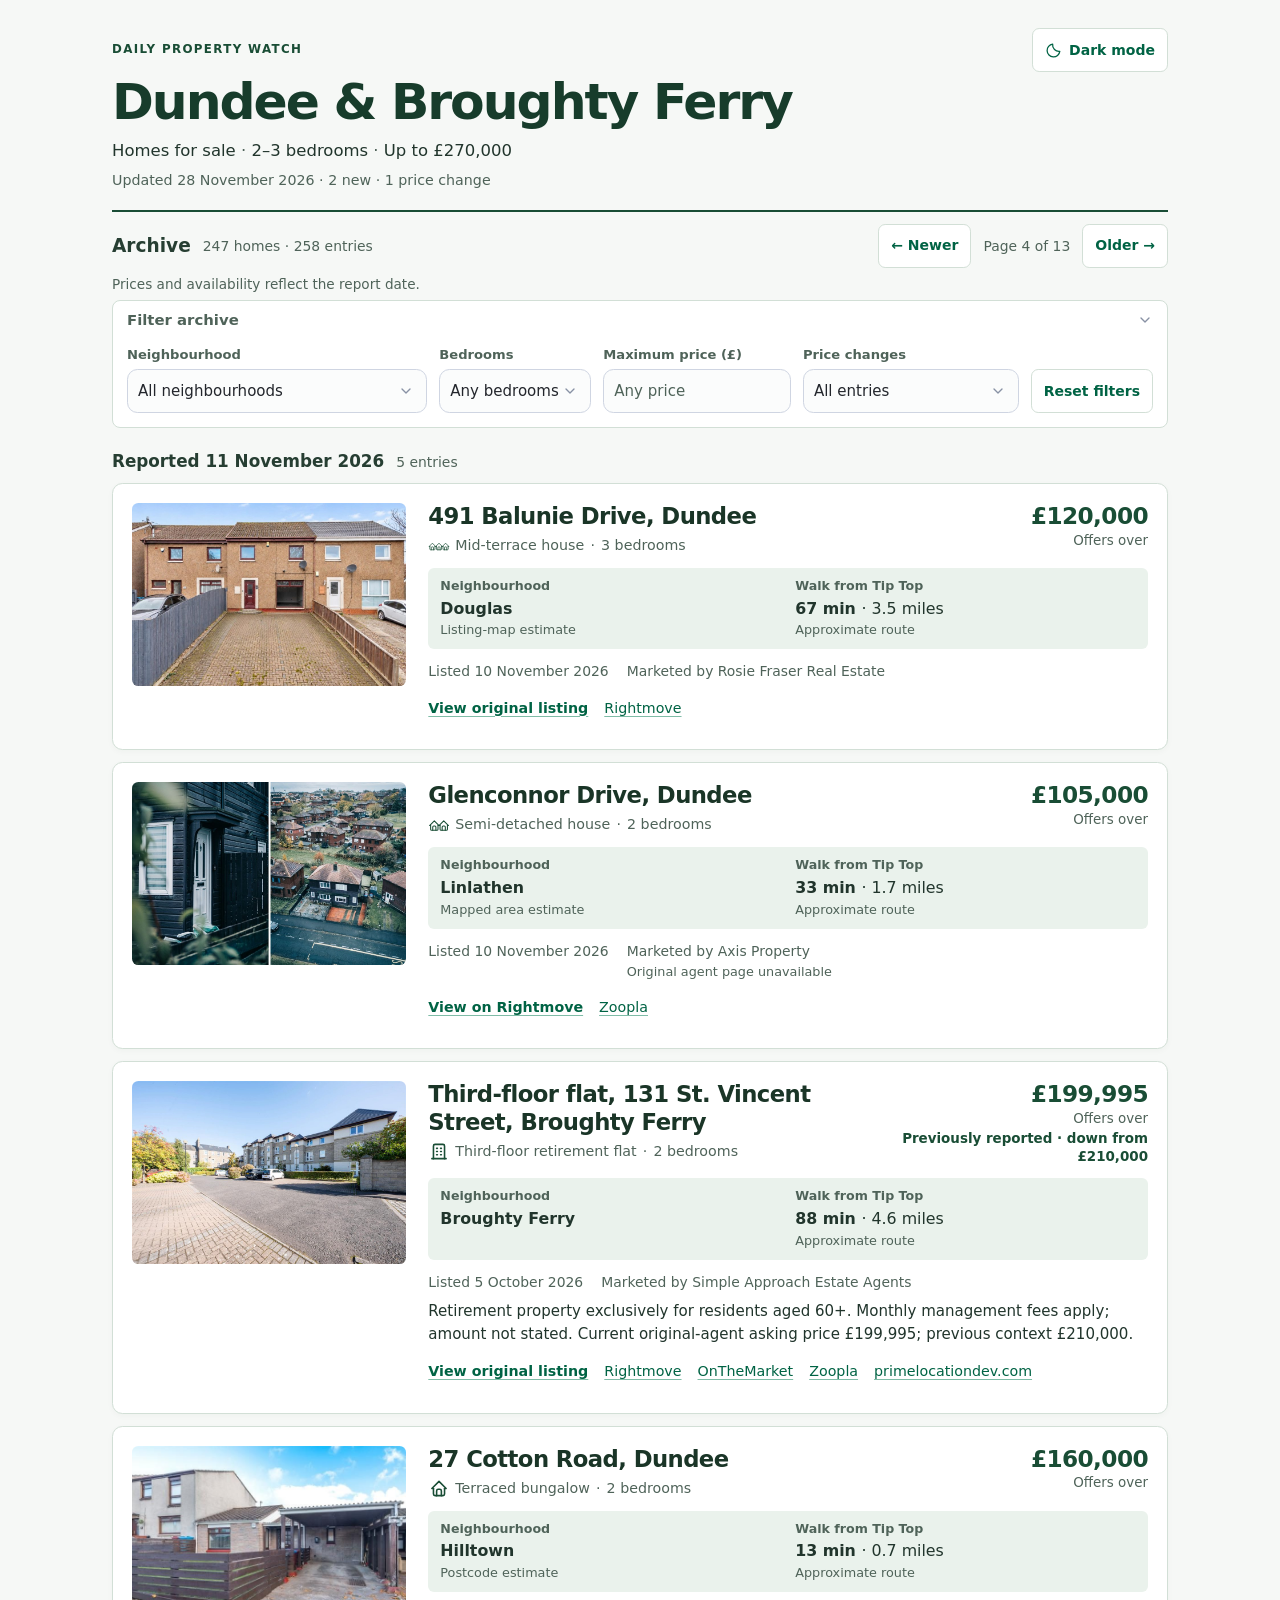
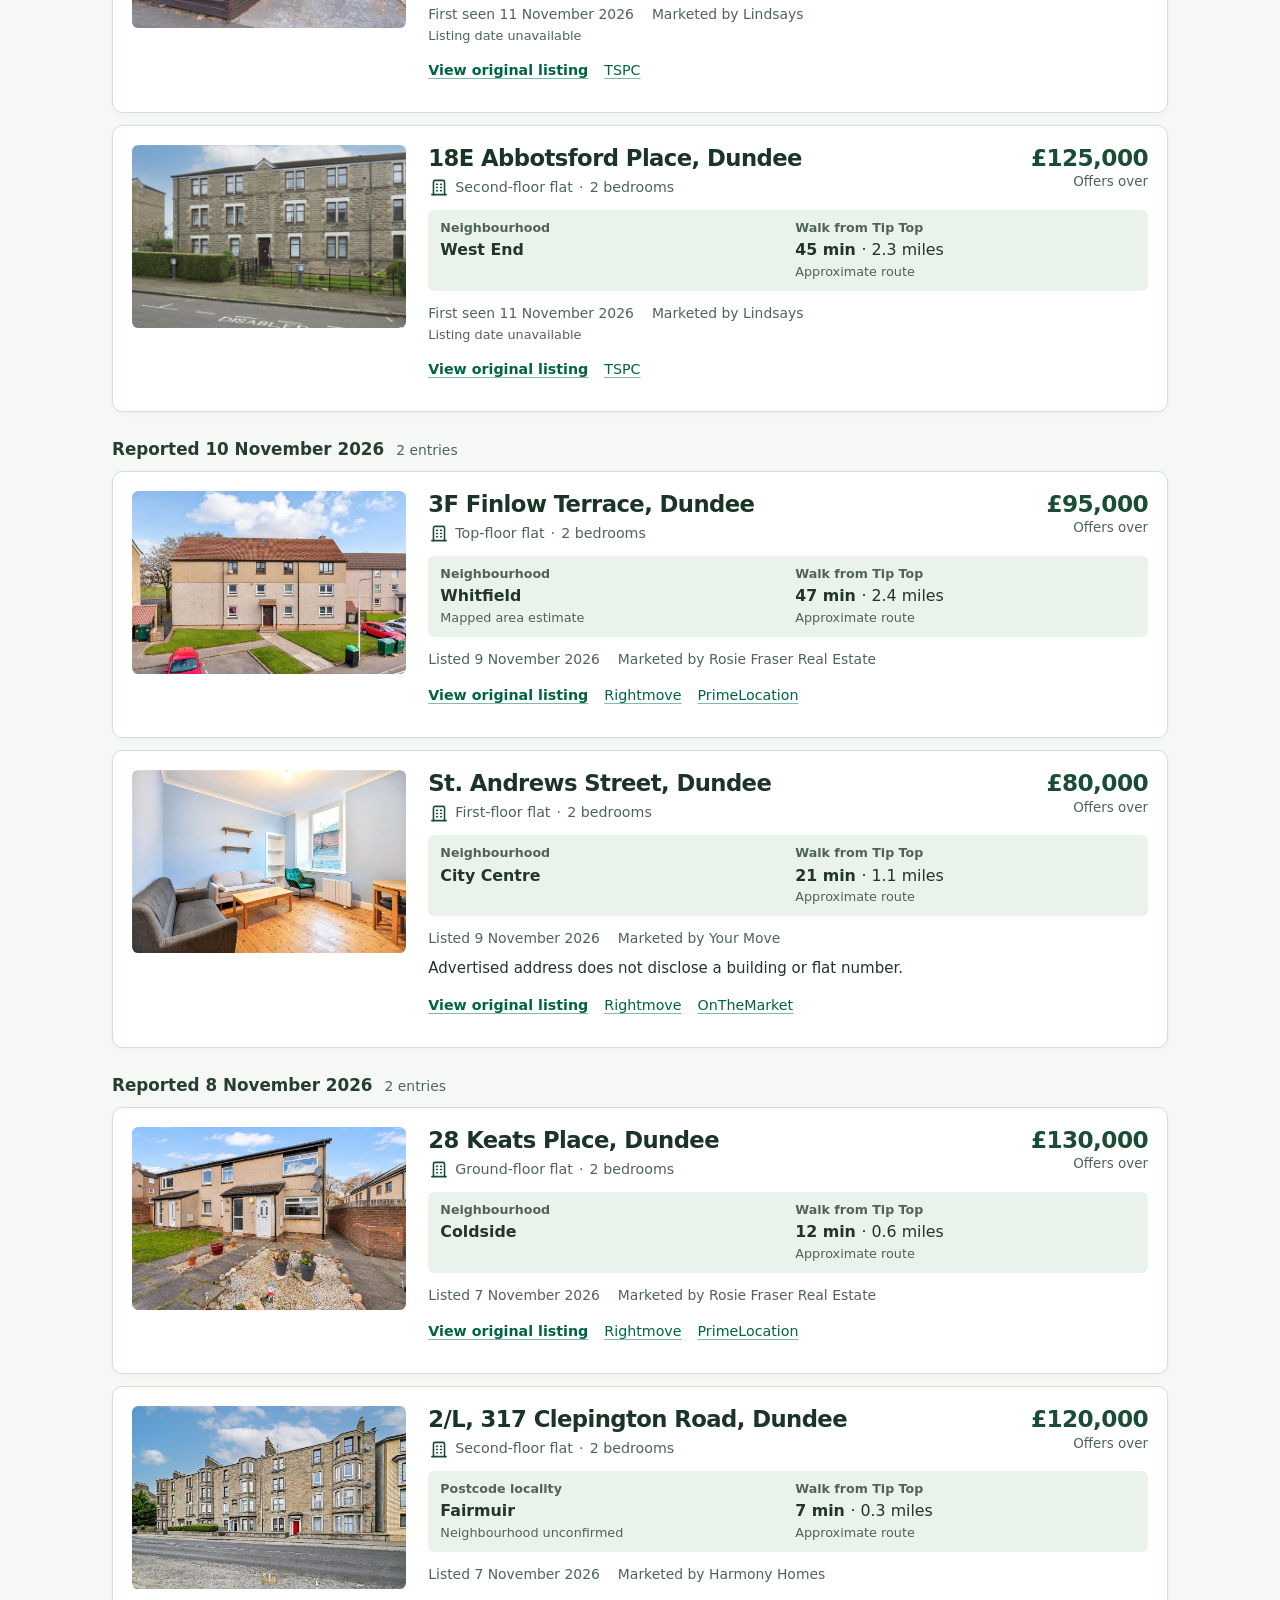
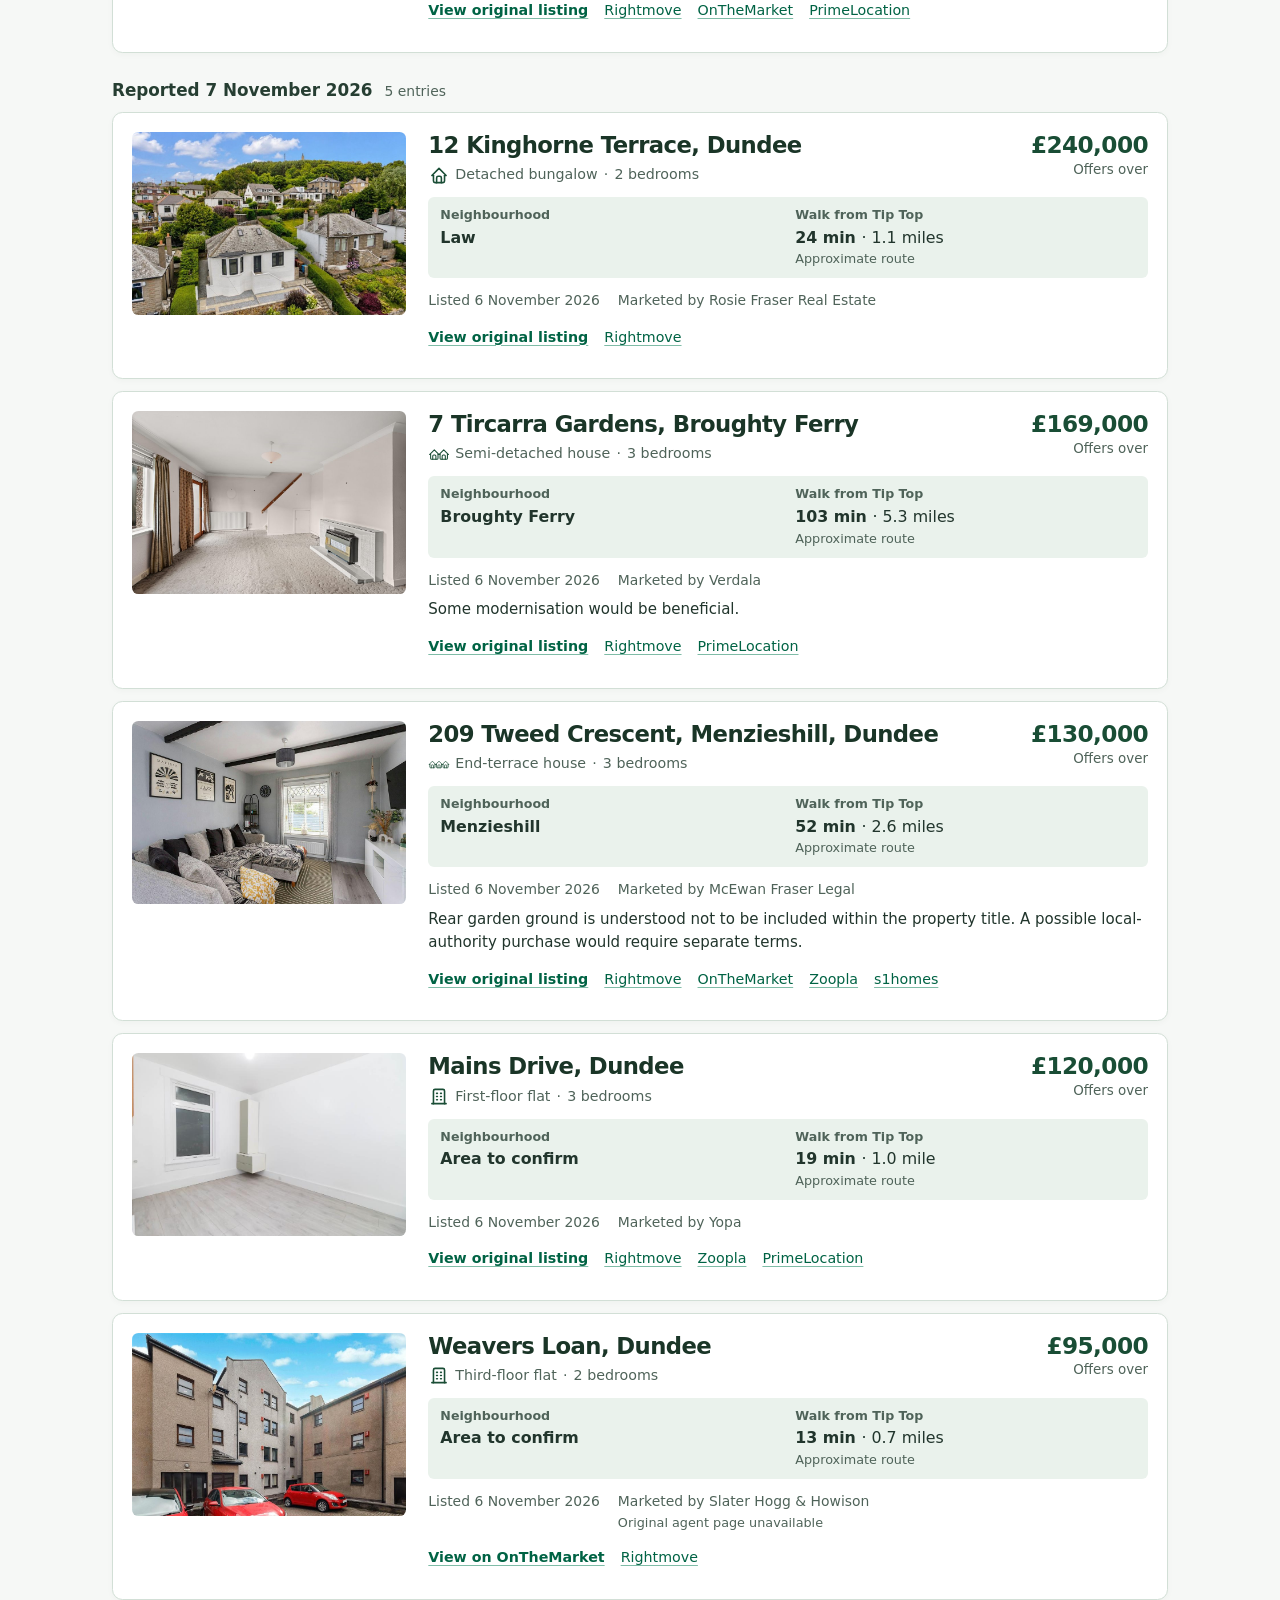
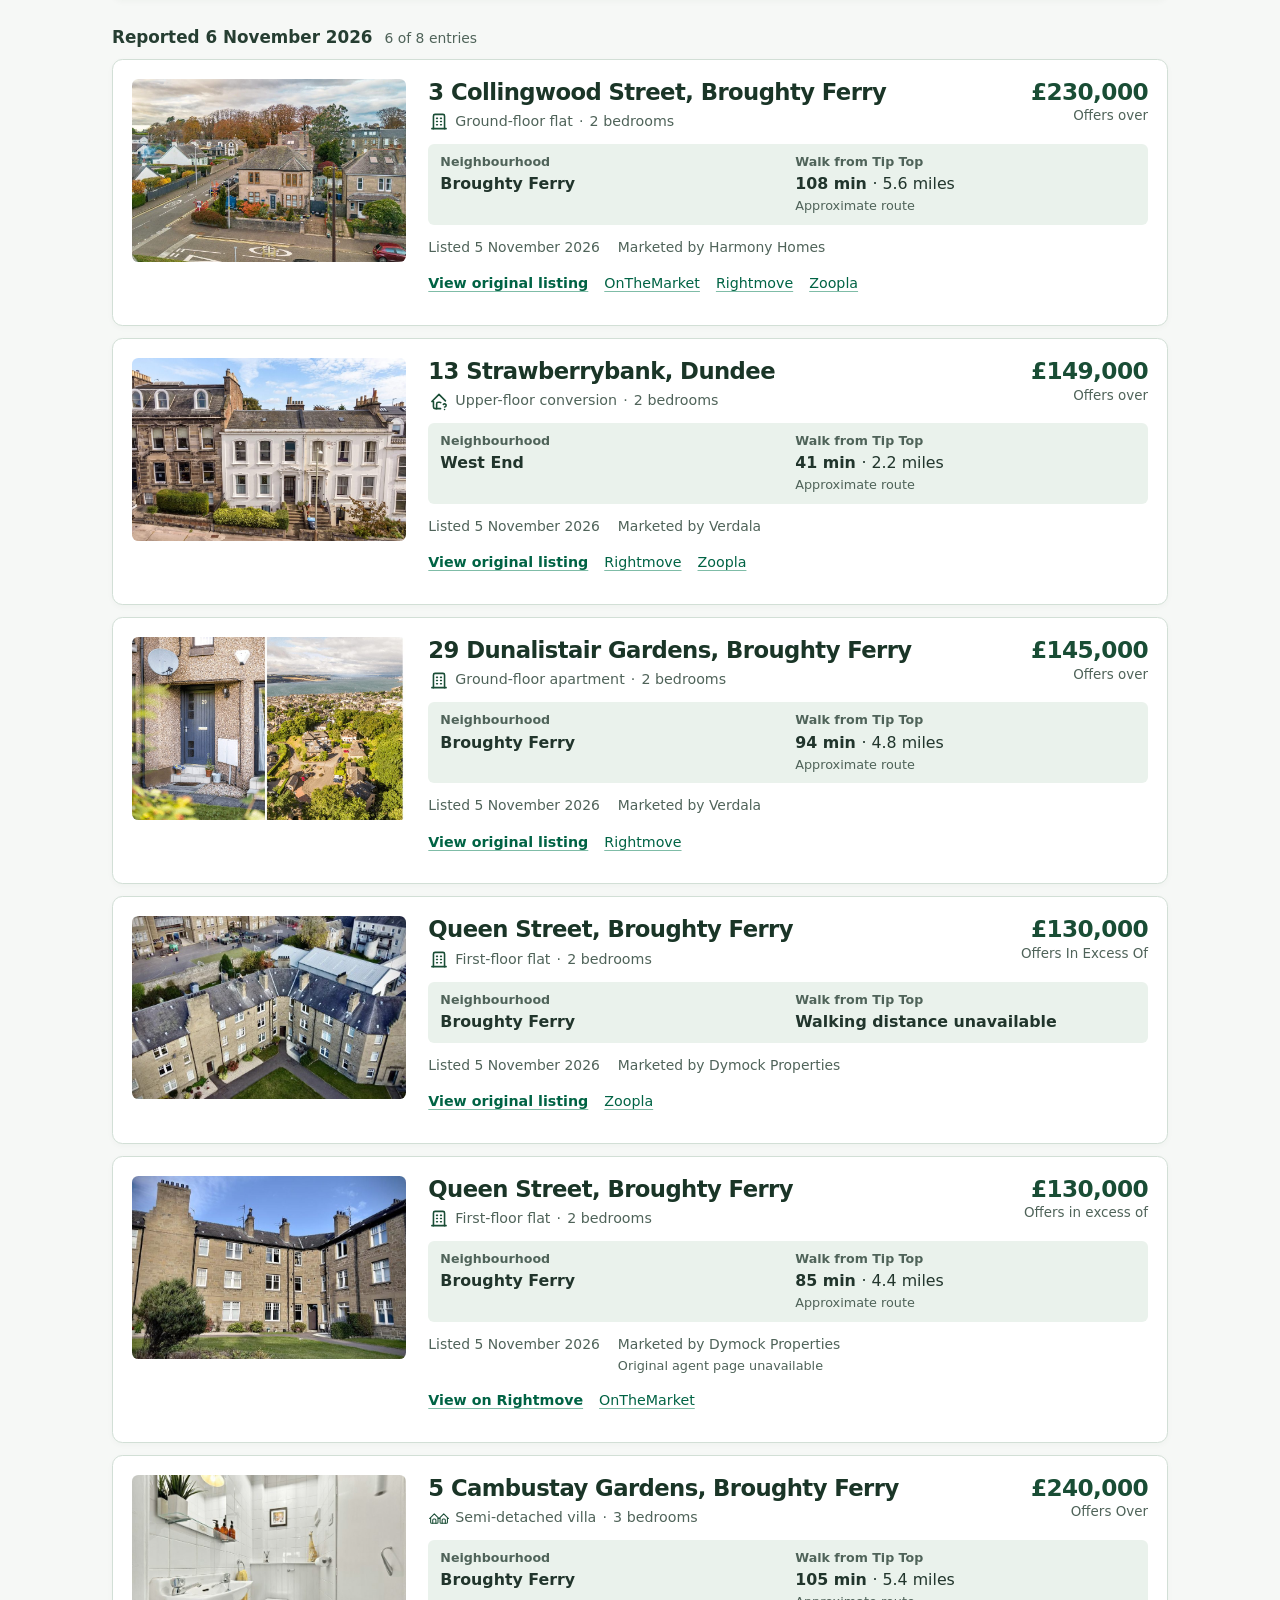
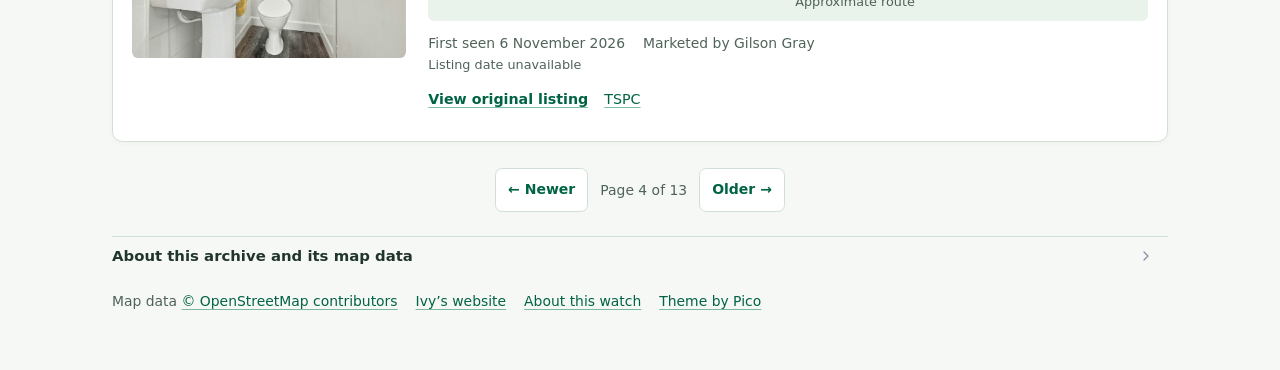
<file: page-4.html>
<!doctype html>
<html lang="en-GB" data-theme="light">
  <head>
    <meta charset="utf-8">
    <meta name="viewport" content="width=device-width, initial-scale=1">
    <meta name="robots" content="noindex,follow">
    <meta name="theme-color" content="#147d59">
    <meta name="description" content="A daily archive of homes for sale in Dundee and Broughty Ferry with 2–3 bedrooms and advertised prices up to £270,000.">
    <title>Dundee property watch · Page 4</title>
    <link rel="icon" href="assets/favicon.svg" type="image/svg+xml">
    <script src="assets/theme.js?v=870e5515ad174629"></script>
    <link rel="stylesheet" href="assets/pico.jade.min.css?v=dc3885c4785f04e3">
    <link rel="stylesheet" href="assets/report.css?v=8f64a7f69e3fd281">
    <script defer src="assets/archive.js?v=9dd3be0c944e0953"></script>
  </head>
  <body>
    <a class="skip-link" href="#properties">Skip to properties</a>
    <main class="container">
      <header class="masthead">
        <div class="masthead-top">
          <p class="eyebrow">Daily property watch</p>
          <button id="theme-toggle" class="theme-toggle" type="button" aria-pressed="false" hidden>
            <svg viewBox="0 0 24 24" fill="none" stroke="currentColor" stroke-width="1.8" stroke-linecap="round" stroke-linejoin="round" aria-hidden="true">
              <path d="M20.9 13.2A9 9 0 0 1 10.8 3.1 9 9 0 1 0 20.9 13.2Z"/>
            </svg>
            <span>Dark mode</span>
          </button>
        </div>
        <h1>Dundee &amp; Broughty Ferry</h1>
        <p class="criteria">Homes for sale <span>·</span> 2–3 bedrooms <span>·</span> Up to £270,000</p>
        <p class="update">Updated <time datetime="2026-11-28">28 November 2026</time> <span>· 2 new · 1 price change</span></p>
      </header>
      <div class="archive-tools">
        <div class="archive-title">
          <h2>Archive</h2>
          <p>247 homes · 258 entries</p>
        </div>
        <nav class="pagination" aria-label="Property pages">
          <a href="page-3.html" rel="prev">← Newer</a>
          <span>Page 4 of 13</span>
          <a href="page-5.html" rel="next">Older →</a>
        </nav>
        <p class="archive-note">Prices and availability reflect the report date.</p>
        <div id="archive-filters" class="archive-filters" data-page="4" data-pages="13" data-total="258" data-version="451695fd3c8bae94" hidden>
          <details class="filter-panel">
            <summary>Filter archive <span class="filter-active-count" hidden></span></summary>
            <form class="filter-fields" aria-label="Filter archive" aria-controls="properties">
              <label class="filter-field">
                <span class="filter-label">Neighbourhood</span>
                <select name="area">
                  <option value="">All neighbourhoods</option>
                  <option value="ardler">Ardler</option>
                  <option value="balgay">Balgay</option>
                  <option value="balgillo">Balgillo</option>
                  <option value="ballumbie">Ballumbie</option>
                  <option value="barnhill">Barnhill</option>
                  <option value="baxter park">Baxter Park</option>
                  <option value="broughty ferry">Broughty Ferry</option>
                  <option value="central broughty ferry">Central Broughty Ferry</option>
                  <option value="central ferry">Central Ferry</option>
                  <option value="charleston">Charleston</option>
                  <option value="city centre">City Centre</option>
                  <option value="city quay">City Quay</option>
                  <option value="city-centre">city-centre</option>
                  <option value="claypotts">Claypotts</option>
                  <option value="clepington">Clepington</option>
                  <option value="coldside">Coldside</option>
                  <option value="craigiebank">Craigiebank</option>
                  <option value="douglas">Douglas</option>
                  <option value="downfield">Downfield</option>
                  <option value="dryburgh">Dryburgh</option>
                  <option value="dundee">Dundee</option>
                  <option value="dykes of gray">Dykes of Gray</option>
                  <option value="eastport">Eastport</option>
                  <option value="fairmuir">Fairmuir</option>
                  <option value="fintry">Fintry</option>
                  <option value="hilltown">Hilltown</option>
                  <option value="hilltown / law">Hilltown / Law</option>
                  <option value="kirkton">Kirkton</option>
                  <option value="law">Law</option>
                  <option value="linlathen">Linlathen</option>
                  <option value="lochee">Lochee</option>
                  <option value="lochee east">Lochee East</option>
                  <option value="maryfield">Maryfield</option>
                  <option value="menzieshill">Menzieshill</option>
                  <option value="mid craigie">Mid Craigie</option>
                  <option value="north-west of dundee">north-west of Dundee</option>
                  <option value="panmurefield">Panmurefield</option>
                  <option value="pitkerro">Pitkerro</option>
                  <option value="riverside">Riverside</option>
                  <option value="st mary’s">St Mary’s</option>
                  <option value="stobswell">Stobswell</option>
                  <option value="strathmartine">Strathmartine</option>
                  <option value="the glens">The Glens</option>
                  <option value="west end">West End</option>
                  <option value="west ferry">West Ferry</option>
                  <option value="west ferry / broughty ferry">West Ferry / Broughty Ferry</option>
                  <option value="whitfield">Whitfield</option>
                  <option value="woodside">Woodside</option>
                  <option value="neighbourhood unconfirmed">Neighbourhood unconfirmed</option>
                </select>
              </label>
              <label class="filter-field">
                <span class="filter-label">Bedrooms</span>
                <select name="beds">
                  <option value="">Any bedrooms</option>
                  <option value="2">2 bedrooms</option>
                  <option value="3">3 bedrooms</option>
                </select>
              </label>
              <label class="filter-field">
                <span class="filter-label">Maximum price (£)</span>
                <input type="number" name="price" inputmode="numeric" min="0" step="1" placeholder="Any price">
              </label>
              <label class="filter-field">
                <span class="filter-label">Price changes</span>
                <select name="change">
                  <option value="">All entries</option>
                  <option value="changed">All price changes</option>
                  <option value="reduced">Price reductions</option>
                  <option value="increased">Price increases</option>
                </select>
              </label>
              <div class="filter-actions">
                <button class="filter-reset" type="reset">Reset filters</button>
              </div>
            </form>
          </details>
          <div class="filter-feedback">
            <p id="filter-status" class="filter-status" role="status" aria-atomic="true"></p>
            <button type="button" class="filter-retry" hidden>Retry</button>
          </div>
        </div>
      </div>
      <div id="properties" tabindex="-1">
        <section class="report-day" data-day="2026-11-11">
          <div class="day-heading">
            <h2>Reported <time datetime="2026-11-11">11 November 2026</time></h2>
            <span data-day-count>5 entries</span>
          </div>
          <div data-cards>
            <article class="property-card has-photo" data-area="douglas" data-beds="3" data-price="120000" data-change="">
              <div class="card-heading">
                <div class="identity">
                  <h3>491 Balunie Drive, Dundee</h3>
                  <div class="property-summary">
                    <span class="property-type type-terrace"><svg viewBox="0 0 30 24" fill="none" stroke="currentColor" stroke-width="2" stroke-linecap="round" stroke-linejoin="round" aria-hidden="true" focusable="false"><g transform="translate(0 6) scale(.5)"><path d="M5 12l-2 0l9 -9l9 9l-2 0" /><path d="M5 12v7a2 2 0 0 0 2 2h10a2 2 0 0 0 2 -2v-7" /><path d="M9 21v-6a2 2 0 0 1 2 -2h2a2 2 0 0 1 2 2v6" /></g><g transform="translate(9 6) scale(.5)"><path d="M5 12l-2 0l9 -9l9 9l-2 0" /><path d="M5 12v7a2 2 0 0 0 2 2h10a2 2 0 0 0 2 -2v-7" /><path d="M9 21v-6a2 2 0 0 1 2 -2h2a2 2 0 0 1 2 2v6" /></g><g transform="translate(18 6) scale(.5)"><path d="M5 12l-2 0l9 -9l9 9l-2 0" /><path d="M5 12v7a2 2 0 0 0 2 2h10a2 2 0 0 0 2 -2v-7" /><path d="M9 21v-6a2 2 0 0 1 2 -2h2a2 2 0 0 1 2 2v6" /></g></svg><span>Mid-terrace house</span></span>
                    <span>3 bedrooms</span>
                  </div>
                </div>
                <div class="asking">
                  <span class="price">£120,000</span>
                  <span class="qualifier">Offers over</span>
                </div>
              </div>
              <dl class="property-location">
                <div class="area">
                  <dt>Neighbourhood</dt>
                  <dd>Douglas<small>Listing-map estimate</small></dd>
                </div>
                <div class="walking">
                  <dt>Walk from Tip Top</dt>
                  <dd>67 min <span class="distance">· 3.5 miles</span><small>Approximate route</small></dd>
                </div>
              </dl>
              <figure class="photo">
                <a href="https://www.rosiefraserrealestate.com/property-details/35049074/-/dundee/balunie-drive" aria-label="View listing for 491 Balunie Drive, Dundee">
                  <img src="images/13793113dceb6ee95affdc8e73f0f84d44a9de639ba0343da4ec11ce5d65a59c.jpg" alt="491 Balunie Drive, Dundee" loading="lazy" decoding="async" width="640" height="427"
                       onerror="this.closest('article').classList.remove('has-photo');this.closest('figure').remove()">
                </a>
              </figure>
              <div class="card-detail">
                <div class="listing-meta">
                  <p class="date">Listed <time datetime="2026-11-10">10 November 2026</time></p>
                  <p class="agent">Marketed by Rosie Fraser Real Estate</p>
                </div>
                <nav class="links" aria-label="Listings for 491 Balunie Drive, Dundee">
                  <a class="original" href="https://www.rosiefraserrealestate.com/property-details/35049074/-/dundee/balunie-drive" rel="noopener noreferrer">View original listing</a>
                  <a href="https://www.rightmove.co.uk/properties/95299959" rel="noopener noreferrer">Rightmove</a>
                </nav>
              </div>
            </article>
            <article class="property-card has-photo" data-area="linlathen" data-beds="2" data-price="105000" data-change="">
              <div class="card-heading">
                <div class="identity">
                  <h3>Glenconnor Drive, Dundee</h3>
                  <div class="property-summary">
                    <span class="property-type type-semi"><svg viewBox="0 0 28 24" fill="none" stroke="currentColor" stroke-width="2" stroke-linecap="round" stroke-linejoin="round" aria-hidden="true" focusable="false"><g transform="translate(0 4) scale(.67)"><path d="M5 12l-2 0l9 -9l9 9l-2 0" /><path d="M5 12v7a2 2 0 0 0 2 2h10a2 2 0 0 0 2 -2v-7" /><path d="M9 21v-6a2 2 0 0 1 2 -2h2a2 2 0 0 1 2 2v6" /></g><g transform="translate(12 4) scale(.67)"><path d="M5 12l-2 0l9 -9l9 9l-2 0" /><path d="M5 12v7a2 2 0 0 0 2 2h10a2 2 0 0 0 2 -2v-7" /><path d="M9 21v-6a2 2 0 0 1 2 -2h2a2 2 0 0 1 2 2v6" /></g></svg><span>Semi-detached house</span></span>
                    <span>2 bedrooms</span>
                  </div>
                </div>
                <div class="asking">
                  <span class="price">£105,000</span>
                  <span class="qualifier">Offers over</span>
                </div>
              </div>
              <dl class="property-location">
                <div class="area">
                  <dt>Neighbourhood</dt>
                  <dd>Linlathen<small>Mapped area estimate</small></dd>
                </div>
                <div class="walking">
                  <dt>Walk from Tip Top</dt>
                  <dd>33 min <span class="distance">· 1.7 miles</span><small>Approximate route</small></dd>
                </div>
              </dl>
              <figure class="photo">
                <a href="https://www.rightmove.co.uk/properties/95321823" aria-label="View listing for Glenconnor Drive, Dundee">
                  <img src="images/8c03bf765b5a169fb48f930ef21180e7e4d56803f159945b4494a7e0e582da9b.jpg" alt="Glenconnor Drive, Dundee" loading="lazy" decoding="async" width="640" height="427"
                       onerror="this.closest('article').classList.remove('has-photo');this.closest('figure').remove()">
                </a>
              </figure>
              <div class="card-detail">
                <div class="listing-meta">
                  <p class="date">Listed <time datetime="2026-11-10">10 November 2026</time></p>
                  <p class="agent">Marketed by Axis Property<span class="date-note">Original agent page unavailable</span></p>
                </div>
                <nav class="links" aria-label="Listings for Glenconnor Drive, Dundee">
                  <a class="original" href="https://www.rightmove.co.uk/properties/95321823" rel="noopener noreferrer">View on Rightmove</a>
                  <a href="https://www.zoopla.co.uk/for-sale/details/74733446/" rel="noopener noreferrer">Zoopla</a>
                </nav>
              </div>
            </article>
            <article class="property-card has-photo" data-area="broughty ferry" data-beds="2" data-price="199995" data-change="reduced">
              <div class="card-heading">
                <div class="identity">
                  <h3>Third-floor flat, 131 St. Vincent Street, Broughty Ferry</h3>
                  <div class="property-summary">
                    <span class="property-type type-flat"><svg viewBox="0 0 24 24" fill="none" stroke="currentColor" stroke-width="2" stroke-linecap="round" stroke-linejoin="round" aria-hidden="true" focusable="false"><path d="M3 21l18 0" /><path d="M9 8l1 0" /><path d="M9 12l1 0" /><path d="M9 16l1 0" /><path d="M14 8l1 0" /><path d="M14 12l1 0" /><path d="M14 16l1 0" /><path d="M5 21v-16a2 2 0 0 1 2 -2h10a2 2 0 0 1 2 2v16" /></svg><span>Third-floor retirement flat</span></span>
                    <span>2 bedrooms</span>
                  </div>
                </div>
                <div class="asking">
                  <span class="price">£199,995</span>
                  <span class="qualifier">Offers over</span>
                  <span class="price-change">Previously reported · down from £210,000</span>
                </div>
              </div>
              <dl class="property-location">
                <div class="area">
                  <dt>Neighbourhood</dt>
                  <dd>Broughty Ferry</dd>
                </div>
                <div class="walking">
                  <dt>Walk from Tip Top</dt>
                  <dd>88 min <span class="distance">· 4.6 miles</span><small>Approximate route</small></dd>
                </div>
              </dl>
              <figure class="photo">
                <a href="https://www.simpleapproachea.co.uk/properties-for-sale/property/2098-st-vincent-street-broughty-ferry-dundee" aria-label="View listing for Third-floor flat, 131 St. Vincent Street, Broughty Ferry">
                  <img src="images/977b4d30a33d2936405e88f4e0b1bebde450e9ec2ee86b53e42427bebad1f07f.jpg" alt="Third-floor flat, 131 St. Vincent Street, Broughty Ferry" loading="lazy" decoding="async" width="640" height="427"
                       onerror="this.closest('article').classList.remove('has-photo');this.closest('figure').remove()">
                </a>
              </figure>
              <div class="card-detail">
                <div class="listing-meta">
                  <p class="date">Listed <time datetime="2026-10-05">5 October 2026</time></p>
                  <p class="agent">Marketed by Simple Approach Estate Agents</p>
                </div>
                <p class="notes">Retirement property exclusively for residents aged 60+. Monthly management fees apply; amount not stated. Current original-agent asking price £199,995; previous context £210,000.</p>
                <nav class="links" aria-label="Listings for Third-floor flat, 131 St. Vincent Street, Broughty Ferry">
                  <a class="original" href="https://www.simpleapproachea.co.uk/properties-for-sale/property/2098-st-vincent-street-broughty-ferry-dundee" rel="noopener noreferrer">View original listing</a>
                  <a href="https://www.rightmove.co.uk/properties/93909693" rel="noopener noreferrer">Rightmove</a>
                  <a href="https://www.onthemarket.com/details/20473447/" rel="noopener noreferrer">OnTheMarket</a>
                  <a href="https://www.zoopla.co.uk/for-sale/details/74417976/" rel="noopener noreferrer">Zoopla</a>
                  <a href="https://www.primelocationdev.com/for-sale/details/74417976/" rel="noopener noreferrer">primelocationdev.com</a>
                </nav>
              </div>
            </article>
            <article class="property-card has-photo" data-area="hilltown" data-beds="2" data-price="160000" data-change="">
              <div class="card-heading">
                <div class="identity">
                  <h3>27 Cotton Road, Dundee</h3>
                  <div class="property-summary">
                    <span class="property-type type-bungalow"><svg viewBox="0 0 24 24" fill="none" stroke="currentColor" stroke-width="2" stroke-linecap="round" stroke-linejoin="round" aria-hidden="true" focusable="false"><path d="M5 12l-2 0l9 -9l9 9l-2 0" /><path d="M5 12v7a2 2 0 0 0 2 2h10a2 2 0 0 0 2 -2v-7" /><path d="M9 21v-6a2 2 0 0 1 2 -2h2a2 2 0 0 1 2 2v6" /></svg><span>Terraced bungalow</span></span>
                    <span>2 bedrooms</span>
                  </div>
                </div>
                <div class="asking">
                  <span class="price">£160,000</span>
                  <span class="qualifier">Offers over</span>
                </div>
              </div>
              <dl class="property-location">
                <div class="area">
                  <dt>Neighbourhood</dt>
                  <dd>Hilltown<small>Postcode estimate</small></dd>
                </div>
                <div class="walking">
                  <dt>Walk from Tip Top</dt>
                  <dd>13 min <span class="distance">· 0.7 miles</span><small>Approximate route</small></dd>
                </div>
              </dl>
              <figure class="photo">
                <a href="https://property.lindsays.co.uk/for-sale/27-cotton-road-dundee-angus-dd3-7bs" aria-label="View listing for 27 Cotton Road, Dundee">
                  <img src="images/3edd6b957a82492f850b4ac65df70dbd205abe6d325296690cf70f75e50cd8ec.jpg" alt="27 Cotton Road, Dundee" loading="lazy" decoding="async" width="640" height="427"
                       onerror="this.closest('article').classList.remove('has-photo');this.closest('figure').remove()">
                </a>
              </figure>
              <div class="card-detail">
                <div class="listing-meta">
                  <p class="date">First seen <time datetime="2026-11-11">11 November 2026</time><span class="date-note">Listing date unavailable</span></p>
                  <p class="agent">Marketed by Lindsays</p>
                </div>
                <nav class="links" aria-label="Listings for 27 Cotton Road, Dundee">
                  <a class="original" href="https://property.lindsays.co.uk/for-sale/27-cotton-road-dundee-angus-dd3-7bs" rel="noopener noreferrer">View original listing</a>
                  <a href="https://tspc.co.uk/property/2-Bed-Terraced-Bungalow-For-Sale-27-Cotton-Road-Dundee-DD3-7BS/" rel="noopener noreferrer">TSPC</a>
                </nav>
              </div>
            </article>
            <article class="property-card has-photo" data-area="west end" data-beds="2" data-price="125000" data-change="">
              <div class="card-heading">
                <div class="identity">
                  <h3>18E Abbotsford Place, Dundee</h3>
                  <div class="property-summary">
                    <span class="property-type type-flat"><svg viewBox="0 0 24 24" fill="none" stroke="currentColor" stroke-width="2" stroke-linecap="round" stroke-linejoin="round" aria-hidden="true" focusable="false"><path d="M3 21l18 0" /><path d="M9 8l1 0" /><path d="M9 12l1 0" /><path d="M9 16l1 0" /><path d="M14 8l1 0" /><path d="M14 12l1 0" /><path d="M14 16l1 0" /><path d="M5 21v-16a2 2 0 0 1 2 -2h10a2 2 0 0 1 2 2v16" /></svg><span>Second-floor flat</span></span>
                    <span>2 bedrooms</span>
                  </div>
                </div>
                <div class="asking">
                  <span class="price">£125,000</span>
                  <span class="qualifier">Offers over</span>
                </div>
              </div>
              <dl class="property-location">
                <div class="area">
                  <dt>Neighbourhood</dt>
                  <dd>West End</dd>
                </div>
                <div class="walking">
                  <dt>Walk from Tip Top</dt>
                  <dd>45 min <span class="distance">· 2.3 miles</span><small>Approximate route</small></dd>
                </div>
              </dl>
              <figure class="photo">
                <a href="https://property.lindsays.co.uk/for-sale/18e-abbotsford-place-dundee-dd2-1dl" aria-label="View listing for 18E Abbotsford Place, Dundee">
                  <img src="images/21e89334d2ab77364d3bcca37649c852c816ab6c8bad02e28dd96e4ae877ecf5.jpg" alt="18E Abbotsford Place, Dundee" loading="lazy" decoding="async" width="640" height="427"
                       onerror="this.closest('article').classList.remove('has-photo');this.closest('figure').remove()">
                </a>
              </figure>
              <div class="card-detail">
                <div class="listing-meta">
                  <p class="date">First seen <time datetime="2026-11-11">11 November 2026</time><span class="date-note">Listing date unavailable</span></p>
                  <p class="agent">Marketed by Lindsays</p>
                </div>
                <nav class="links" aria-label="Listings for 18E Abbotsford Place, Dundee">
                  <a class="original" href="https://property.lindsays.co.uk/for-sale/18e-abbotsford-place-dundee-dd2-1dl" rel="noopener noreferrer">View original listing</a>
                  <a href="https://tspc.co.uk/property/2-Bed-Second-Floor-Flat-For-Sale-18E-Abbotsford-Place-Dundee-DD2-1DL/" rel="noopener noreferrer">TSPC</a>
                </nav>
              </div>
            </article>
          </div>
        </section>
        <section class="report-day" data-day="2026-11-10">
          <div class="day-heading">
            <h2>Reported <time datetime="2026-11-10">10 November 2026</time></h2>
            <span data-day-count>2 entries</span>
          </div>
          <div data-cards>
            <article class="property-card has-photo" data-area="whitfield" data-beds="2" data-price="95000" data-change="">
              <div class="card-heading">
                <div class="identity">
                  <h3>3F Finlow Terrace, Dundee</h3>
                  <div class="property-summary">
                    <span class="property-type type-flat"><svg viewBox="0 0 24 24" fill="none" stroke="currentColor" stroke-width="2" stroke-linecap="round" stroke-linejoin="round" aria-hidden="true" focusable="false"><path d="M3 21l18 0" /><path d="M9 8l1 0" /><path d="M9 12l1 0" /><path d="M9 16l1 0" /><path d="M14 8l1 0" /><path d="M14 12l1 0" /><path d="M14 16l1 0" /><path d="M5 21v-16a2 2 0 0 1 2 -2h10a2 2 0 0 1 2 2v16" /></svg><span>Top-floor flat</span></span>
                    <span>2 bedrooms</span>
                  </div>
                </div>
                <div class="asking">
                  <span class="price">£95,000</span>
                  <span class="qualifier">Offers over</span>
                </div>
              </div>
              <dl class="property-location">
                <div class="area">
                  <dt>Neighbourhood</dt>
                  <dd>Whitfield<small>Mapped area estimate</small></dd>
                </div>
                <div class="walking">
                  <dt>Walk from Tip Top</dt>
                  <dd>47 min <span class="distance">· 2.4 miles</span><small>Approximate route</small></dd>
                </div>
              </dl>
              <figure class="photo">
                <a href="https://www.rosiefraserrealestate.com/property-details/35048304/-/dundee/finlow-terrace" aria-label="View listing for 3F Finlow Terrace, Dundee">
                  <img src="images/c57474d9c86e01b7e69892a0f5b94ce9a8d961a951112050d5f69474748f3b14.jpg" alt="3F Finlow Terrace, Dundee" loading="lazy" decoding="async" width="640" height="427"
                       onerror="this.closest('article').classList.remove('has-photo');this.closest('figure').remove()">
                </a>
              </figure>
              <div class="card-detail">
                <div class="listing-meta">
                  <p class="date">Listed <time datetime="2026-11-09">9 November 2026</time></p>
                  <p class="agent">Marketed by Rosie Fraser Real Estate</p>
                </div>
                <nav class="links" aria-label="Listings for 3F Finlow Terrace, Dundee">
                  <a class="original" href="https://www.rosiefraserrealestate.com/property-details/35048304/-/dundee/finlow-terrace" rel="noopener noreferrer">View original listing</a>
                  <a href="https://www.rightmove.co.uk/properties/95284350" rel="noopener noreferrer">Rightmove</a>
                  <a href="https://www.primelocation.com/for-sale/details/74722699/" rel="noopener noreferrer">PrimeLocation</a>
                </nav>
              </div>
            </article>
            <article class="property-card has-photo" data-area="city centre" data-beds="2" data-price="80000" data-change="">
              <div class="card-heading">
                <div class="identity">
                  <h3>St. Andrews Street, Dundee</h3>
                  <div class="property-summary">
                    <span class="property-type type-flat"><svg viewBox="0 0 24 24" fill="none" stroke="currentColor" stroke-width="2" stroke-linecap="round" stroke-linejoin="round" aria-hidden="true" focusable="false"><path d="M3 21l18 0" /><path d="M9 8l1 0" /><path d="M9 12l1 0" /><path d="M9 16l1 0" /><path d="M14 8l1 0" /><path d="M14 12l1 0" /><path d="M14 16l1 0" /><path d="M5 21v-16a2 2 0 0 1 2 -2h10a2 2 0 0 1 2 2v16" /></svg><span>First-floor flat</span></span>
                    <span>2 bedrooms</span>
                  </div>
                </div>
                <div class="asking">
                  <span class="price">£80,000</span>
                  <span class="qualifier">Offers over</span>
                </div>
              </div>
              <dl class="property-location">
                <div class="area">
                  <dt>Neighbourhood</dt>
                  <dd>City Centre</dd>
                </div>
                <div class="walking">
                  <dt>Walk from Tip Top</dt>
                  <dd>21 min <span class="distance">· 1.1 miles</span><small>Approximate route</small></dd>
                </div>
              </dl>
              <figure class="photo">
                <a href="https://www.your-move.co.uk/property/flat-for-sale-st-andrews-street-dundee-dd1-id-dun260186" aria-label="View listing for St. Andrews Street, Dundee">
                  <img src="images/5102fdba482740b16bcae5cc5db11cd561a9f0392f9ecc02a77e9749981aedbf.jpg" alt="St. Andrews Street, Dundee" loading="lazy" decoding="async" width="640" height="427"
                       onerror="this.closest('article').classList.remove('has-photo');this.closest('figure').remove()">
                </a>
              </figure>
              <div class="card-detail">
                <div class="listing-meta">
                  <p class="date">Listed <time datetime="2026-11-09">9 November 2026</time></p>
                  <p class="agent">Marketed by Your Move</p>
                </div>
                <p class="notes">Advertised address does not disclose a building or flat number.</p>
                <nav class="links" aria-label="Listings for St. Andrews Street, Dundee">
                  <a class="original" href="https://www.your-move.co.uk/property/flat-for-sale-st-andrews-street-dundee-dd1-id-dun260186" rel="noopener noreferrer">View original listing</a>
                  <a href="https://www.rightmove.co.uk/properties/95276424" rel="noopener noreferrer">Rightmove</a>
                  <a href="https://www.onthemarket.com/details/20719136/" rel="noopener noreferrer">OnTheMarket</a>
                </nav>
              </div>
            </article>
          </div>
        </section>
        <section class="report-day" data-day="2026-11-08">
          <div class="day-heading">
            <h2>Reported <time datetime="2026-11-08">8 November 2026</time></h2>
            <span data-day-count>2 entries</span>
          </div>
          <div data-cards>
            <article class="property-card has-photo" data-area="coldside" data-beds="2" data-price="130000" data-change="">
              <div class="card-heading">
                <div class="identity">
                  <h3>28 Keats Place, Dundee</h3>
                  <div class="property-summary">
                    <span class="property-type type-flat"><svg viewBox="0 0 24 24" fill="none" stroke="currentColor" stroke-width="2" stroke-linecap="round" stroke-linejoin="round" aria-hidden="true" focusable="false"><path d="M3 21l18 0" /><path d="M9 8l1 0" /><path d="M9 12l1 0" /><path d="M9 16l1 0" /><path d="M14 8l1 0" /><path d="M14 12l1 0" /><path d="M14 16l1 0" /><path d="M5 21v-16a2 2 0 0 1 2 -2h10a2 2 0 0 1 2 2v16" /></svg><span>Ground-floor flat</span></span>
                    <span>2 bedrooms</span>
                  </div>
                </div>
                <div class="asking">
                  <span class="price">£130,000</span>
                  <span class="qualifier">Offers over</span>
                </div>
              </div>
              <dl class="property-location">
                <div class="area">
                  <dt>Neighbourhood</dt>
                  <dd>Coldside</dd>
                </div>
                <div class="walking">
                  <dt>Walk from Tip Top</dt>
                  <dd>12 min <span class="distance">· 0.6 miles</span><small>Approximate route</small></dd>
                </div>
              </dl>
              <figure class="photo">
                <a href="https://www.rosiefraserrealestate.com/property-details/35046040/-/dundee/keats-place" aria-label="View listing for 28 Keats Place, Dundee">
                  <img src="images/998989206a55cb4e268b1b08107f05cf7f7c23b8e54e47248c7918da161cca0d.jpg" alt="28 Keats Place, Dundee" loading="lazy" decoding="async" width="640" height="427"
                       onerror="this.closest('article').classList.remove('has-photo');this.closest('figure').remove()">
                </a>
              </figure>
              <div class="card-detail">
                <div class="listing-meta">
                  <p class="date">Listed <time datetime="2026-11-07">7 November 2026</time></p>
                  <p class="agent">Marketed by Rosie Fraser Real Estate</p>
                </div>
                <nav class="links" aria-label="Listings for 28 Keats Place, Dundee">
                  <a class="original" href="https://www.rosiefraserrealestate.com/property-details/35046040/-/dundee/keats-place" rel="noopener noreferrer">View original listing</a>
                  <a href="https://www.rightmove.co.uk/properties/95236542" rel="noopener noreferrer">Rightmove</a>
                  <a href="https://www.primelocation.com/for-sale/details/74711652/" rel="noopener noreferrer">PrimeLocation</a>
                </nav>
              </div>
            </article>
            <article class="property-card has-photo" data-area="neighbourhood unconfirmed" data-beds="2" data-price="120000" data-change="">
              <div class="card-heading">
                <div class="identity">
                  <h3>2/L, 317 Clepington Road, Dundee</h3>
                  <div class="property-summary">
                    <span class="property-type type-flat"><svg viewBox="0 0 24 24" fill="none" stroke="currentColor" stroke-width="2" stroke-linecap="round" stroke-linejoin="round" aria-hidden="true" focusable="false"><path d="M3 21l18 0" /><path d="M9 8l1 0" /><path d="M9 12l1 0" /><path d="M9 16l1 0" /><path d="M14 8l1 0" /><path d="M14 12l1 0" /><path d="M14 16l1 0" /><path d="M5 21v-16a2 2 0 0 1 2 -2h10a2 2 0 0 1 2 2v16" /></svg><span>Second-floor flat</span></span>
                    <span>2 bedrooms</span>
                  </div>
                </div>
                <div class="asking">
                  <span class="price">£120,000</span>
                  <span class="qualifier">Offers over</span>
                </div>
              </div>
              <dl class="property-location">
                <div class="area">
                  <dt>Postcode locality</dt>
                  <dd>Fairmuir<small>Neighbourhood unconfirmed</small></dd>
                </div>
                <div class="walking">
                  <dt>Walk from Tip Top</dt>
                  <dd>7 min <span class="distance">· 0.3 miles</span><small>Approximate route</small></dd>
                </div>
              </dl>
              <figure class="photo">
                <a href="https://www.harmonyhomesestateagency.com/properties-for-sale/property/3592-clepington-road-dundee" aria-label="View listing for 2/L, 317 Clepington Road, Dundee">
                  <img src="images/58545be6634d26c59f4b56b28556f4979bf45f72ec2c45ca15c9b43ec68a9694.jpg" alt="2/L, 317 Clepington Road, Dundee" loading="lazy" decoding="async" width="640" height="427"
                       onerror="this.closest('article').classList.remove('has-photo');this.closest('figure').remove()">
                </a>
              </figure>
              <div class="card-detail">
                <div class="listing-meta">
                  <p class="date">Listed <time datetime="2026-11-07">7 November 2026</time></p>
                  <p class="agent">Marketed by Harmony Homes</p>
                </div>
                <nav class="links" aria-label="Listings for 2/L, 317 Clepington Road, Dundee">
                  <a class="original" href="https://www.harmonyhomesestateagency.com/properties-for-sale/property/3592-clepington-road-dundee" rel="noopener noreferrer">View original listing</a>
                  <a href="https://www.rightmove.co.uk/properties/95243772" rel="noopener noreferrer">Rightmove</a>
                  <a href="https://www.onthemarket.com/details/20713179/" rel="noopener noreferrer">OnTheMarket</a>
                  <a href="https://www.primelocation.com/for-sale/details/74713382/" rel="noopener noreferrer">PrimeLocation</a>
                </nav>
              </div>
            </article>
          </div>
        </section>
        <section class="report-day" data-day="2026-11-07">
          <div class="day-heading">
            <h2>Reported <time datetime="2026-11-07">7 November 2026</time></h2>
            <span data-day-count>5 entries</span>
          </div>
          <div data-cards>
            <article class="property-card has-photo" data-area="law" data-beds="2" data-price="240000" data-change="">
              <div class="card-heading">
                <div class="identity">
                  <h3>12 Kinghorne Terrace, Dundee</h3>
                  <div class="property-summary">
                    <span class="property-type type-bungalow"><svg viewBox="0 0 24 24" fill="none" stroke="currentColor" stroke-width="2" stroke-linecap="round" stroke-linejoin="round" aria-hidden="true" focusable="false"><path d="M5 12l-2 0l9 -9l9 9l-2 0" /><path d="M5 12v7a2 2 0 0 0 2 2h10a2 2 0 0 0 2 -2v-7" /><path d="M9 21v-6a2 2 0 0 1 2 -2h2a2 2 0 0 1 2 2v6" /></svg><span>Detached bungalow</span></span>
                    <span>2 bedrooms</span>
                  </div>
                </div>
                <div class="asking">
                  <span class="price">£240,000</span>
                  <span class="qualifier">Offers over</span>
                </div>
              </div>
              <dl class="property-location">
                <div class="area">
                  <dt>Neighbourhood</dt>
                  <dd>Law</dd>
                </div>
                <div class="walking">
                  <dt>Walk from Tip Top</dt>
                  <dd>24 min <span class="distance">· 1.1 miles</span><small>Approximate route</small></dd>
                </div>
              </dl>
              <figure class="photo">
                <a href="https://www.rosiefraserrealestate.com/property-details/35043744/-/dundee/kinghorne-terrace" aria-label="View listing for 12 Kinghorne Terrace, Dundee">
                  <img src="images/b46de3e689763292f6497071e4e71f4bdb838bed9845f72734d5cde9b0f69b0d.jpg" alt="12 Kinghorne Terrace, Dundee" loading="lazy" decoding="async" width="640" height="427"
                       onerror="this.closest('article').classList.remove('has-photo');this.closest('figure').remove()">
                </a>
              </figure>
              <div class="card-detail">
                <div class="listing-meta">
                  <p class="date">Listed <time datetime="2026-11-06">6 November 2026</time></p>
                  <p class="agent">Marketed by Rosie Fraser Real Estate</p>
                </div>
                <nav class="links" aria-label="Listings for 12 Kinghorne Terrace, Dundee">
                  <a class="original" href="https://www.rosiefraserrealestate.com/property-details/35043744/-/dundee/kinghorne-terrace" rel="noopener noreferrer">View original listing</a>
                  <a href="https://www.rightmove.co.uk/properties/95188248" rel="noopener noreferrer">Rightmove</a>
                </nav>
              </div>
            </article>
            <article class="property-card has-photo" data-area="broughty ferry" data-beds="3" data-price="169000" data-change="">
              <div class="card-heading">
                <div class="identity">
                  <h3>7 Tircarra Gardens, Broughty Ferry</h3>
                  <div class="property-summary">
                    <span class="property-type type-semi"><svg viewBox="0 0 28 24" fill="none" stroke="currentColor" stroke-width="2" stroke-linecap="round" stroke-linejoin="round" aria-hidden="true" focusable="false"><g transform="translate(0 4) scale(.67)"><path d="M5 12l-2 0l9 -9l9 9l-2 0" /><path d="M5 12v7a2 2 0 0 0 2 2h10a2 2 0 0 0 2 -2v-7" /><path d="M9 21v-6a2 2 0 0 1 2 -2h2a2 2 0 0 1 2 2v6" /></g><g transform="translate(12 4) scale(.67)"><path d="M5 12l-2 0l9 -9l9 9l-2 0" /><path d="M5 12v7a2 2 0 0 0 2 2h10a2 2 0 0 0 2 -2v-7" /><path d="M9 21v-6a2 2 0 0 1 2 -2h2a2 2 0 0 1 2 2v6" /></g></svg><span>Semi-detached house</span></span>
                    <span>3 bedrooms</span>
                  </div>
                </div>
                <div class="asking">
                  <span class="price">£169,000</span>
                  <span class="qualifier">Offers over</span>
                </div>
              </div>
              <dl class="property-location">
                <div class="area">
                  <dt>Neighbourhood</dt>
                  <dd>Broughty Ferry</dd>
                </div>
                <div class="walking">
                  <dt>Walk from Tip Top</dt>
                  <dd>103 min <span class="distance">· 5.3 miles</span><small>Approximate route</small></dd>
                </div>
              </dl>
              <figure class="photo">
                <a href="https://verdala.co.uk/property/tircarra-gardens-broughty-ferry-dd5/" aria-label="View listing for 7 Tircarra Gardens, Broughty Ferry">
                  <img src="images/23b473ffea24f37e8dd00475e6b6094cea65175bc7729c43e0f3ef43164bb515.jpg" alt="7 Tircarra Gardens, Broughty Ferry" loading="lazy" decoding="async" width="640" height="427"
                       onerror="this.closest('article').classList.remove('has-photo');this.closest('figure').remove()">
                </a>
              </figure>
              <div class="card-detail">
                <div class="listing-meta">
                  <p class="date">Listed <time datetime="2026-11-06">6 November 2026</time></p>
                  <p class="agent">Marketed by Verdala</p>
                </div>
                <p class="notes">Some modernisation would be beneficial.</p>
                <nav class="links" aria-label="Listings for 7 Tircarra Gardens, Broughty Ferry">
                  <a class="original" href="https://verdala.co.uk/property/tircarra-gardens-broughty-ferry-dd5/" rel="noopener noreferrer">View original listing</a>
                  <a href="https://www.rightmove.co.uk/properties/95215113" rel="noopener noreferrer">Rightmove</a>
                  <a href="https://www.primelocation.com/for-sale/details/74705926/" rel="noopener noreferrer">PrimeLocation</a>
                </nav>
              </div>
            </article>
            <article class="property-card has-photo" data-area="menzieshill" data-beds="3" data-price="130000" data-change="">
              <div class="card-heading">
                <div class="identity">
                  <h3>209 Tweed Crescent, Menzieshill, Dundee</h3>
                  <div class="property-summary">
                    <span class="property-type type-terrace"><svg viewBox="0 0 30 24" fill="none" stroke="currentColor" stroke-width="2" stroke-linecap="round" stroke-linejoin="round" aria-hidden="true" focusable="false"><g transform="translate(0 6) scale(.5)"><path d="M5 12l-2 0l9 -9l9 9l-2 0" /><path d="M5 12v7a2 2 0 0 0 2 2h10a2 2 0 0 0 2 -2v-7" /><path d="M9 21v-6a2 2 0 0 1 2 -2h2a2 2 0 0 1 2 2v6" /></g><g transform="translate(9 6) scale(.5)"><path d="M5 12l-2 0l9 -9l9 9l-2 0" /><path d="M5 12v7a2 2 0 0 0 2 2h10a2 2 0 0 0 2 -2v-7" /><path d="M9 21v-6a2 2 0 0 1 2 -2h2a2 2 0 0 1 2 2v6" /></g><g transform="translate(18 6) scale(.5)"><path d="M5 12l-2 0l9 -9l9 9l-2 0" /><path d="M5 12v7a2 2 0 0 0 2 2h10a2 2 0 0 0 2 -2v-7" /><path d="M9 21v-6a2 2 0 0 1 2 -2h2a2 2 0 0 1 2 2v6" /></g></svg><span>End-terrace house</span></span>
                    <span>3 bedrooms</span>
                  </div>
                </div>
                <div class="asking">
                  <span class="price">£130,000</span>
                  <span class="qualifier">Offers over</span>
                </div>
              </div>
              <dl class="property-location">
                <div class="area">
                  <dt>Neighbourhood</dt>
                  <dd>Menzieshill</dd>
                </div>
                <div class="walking">
                  <dt>Walk from Tip Top</dt>
                  <dd>52 min <span class="distance">· 2.6 miles</span><small>Approximate route</small></dd>
                </div>
              </dl>
              <figure class="photo">
                <a href="https://www.mcewanfraserlegal.co.uk/properties/209-tweed-crescent-menzieshill-dundee-dd2-4dn/mfl6251129" aria-label="View listing for 209 Tweed Crescent, Menzieshill, Dundee">
                  <img src="images/1f91516eee136e859f9daf1276ba523453d7ef0c3bc37f7079dff7512b5c7a2f.jpg" alt="209 Tweed Crescent, Menzieshill, Dundee" loading="lazy" decoding="async" width="640" height="427"
                       onerror="this.closest('article').classList.remove('has-photo');this.closest('figure').remove()">
                </a>
              </figure>
              <div class="card-detail">
                <div class="listing-meta">
                  <p class="date">Listed <time datetime="2026-11-06">6 November 2026</time></p>
                  <p class="agent">Marketed by McEwan Fraser Legal</p>
                </div>
                <p class="notes">Rear garden ground is understood not to be included within the property title. A possible local-authority purchase would require separate terms.</p>
                <nav class="links" aria-label="Listings for 209 Tweed Crescent, Menzieshill, Dundee">
                  <a class="original" href="https://www.mcewanfraserlegal.co.uk/properties/209-tweed-crescent-menzieshill-dundee-dd2-4dn/mfl6251129" rel="noopener noreferrer">View original listing</a>
                  <a href="https://www.rightmove.co.uk/properties/95194326" rel="noopener noreferrer">Rightmove</a>
                  <a href="https://www.onthemarket.com/details/20704990/" rel="noopener noreferrer">OnTheMarket</a>
                  <a href="https://www.zoopla.co.uk/for-sale/details/74708110/" rel="noopener noreferrer">Zoopla</a>
                  <a href="https://www.s1homes.com/property-for-sale/End-of-Terrace/20261107005633897" rel="noopener noreferrer">s1homes</a>
                </nav>
              </div>
            </article>
            <article class="property-card has-photo" data-area="neighbourhood unconfirmed" data-beds="3" data-price="120000" data-change="">
              <div class="card-heading">
                <div class="identity">
                  <h3>Mains Drive, Dundee</h3>
                  <div class="property-summary">
                    <span class="property-type type-flat"><svg viewBox="0 0 24 24" fill="none" stroke="currentColor" stroke-width="2" stroke-linecap="round" stroke-linejoin="round" aria-hidden="true" focusable="false"><path d="M3 21l18 0" /><path d="M9 8l1 0" /><path d="M9 12l1 0" /><path d="M9 16l1 0" /><path d="M14 8l1 0" /><path d="M14 12l1 0" /><path d="M14 16l1 0" /><path d="M5 21v-16a2 2 0 0 1 2 -2h10a2 2 0 0 1 2 2v16" /></svg><span>First-floor flat</span></span>
                    <span>3 bedrooms</span>
                  </div>
                </div>
                <div class="asking">
                  <span class="price">£120,000</span>
                  <span class="qualifier">Offers over</span>
                </div>
              </div>
              <dl class="property-location">
                <div class="area">
                  <dt>Neighbourhood</dt>
                  <dd>Area to confirm</dd>
                </div>
                <div class="walking">
                  <dt>Walk from Tip Top</dt>
                  <dd>19 min <span class="distance">· 1.0 mile</span><small>Approximate route</small></dd>
                </div>
              </dl>
              <figure class="photo">
                <a href="https://www.yopa.co.uk/properties/details/519900" aria-label="View listing for Mains Drive, Dundee">
                  <img src="images/ae42d5104afda0720376790c9e3e0dff58701eecb5e32ac24b39bf5547bb31cb.jpg" alt="Mains Drive, Dundee" loading="lazy" decoding="async" width="640" height="427"
                       onerror="this.closest('article').classList.remove('has-photo');this.closest('figure').remove()">
                </a>
              </figure>
              <div class="card-detail">
                <div class="listing-meta">
                  <p class="date">Listed <time datetime="2026-11-06">6 November 2026</time></p>
                  <p class="agent">Marketed by Yopa</p>
                </div>
                <nav class="links" aria-label="Listings for Mains Drive, Dundee">
                  <a class="original" href="https://www.yopa.co.uk/properties/details/519900" rel="noopener noreferrer">View original listing</a>
                  <a href="https://www.rightmove.co.uk/properties/95228874" rel="noopener noreferrer">Rightmove</a>
                  <a href="https://www.zoopla.co.uk/for-sale/details/74708202/" rel="noopener noreferrer">Zoopla</a>
                  <a href="https://www.primelocation.com/for-sale/details/74708202/" rel="noopener noreferrer">PrimeLocation</a>
                </nav>
              </div>
            </article>
            <article class="property-card has-photo" data-area="neighbourhood unconfirmed" data-beds="2" data-price="95000" data-change="">
              <div class="card-heading">
                <div class="identity">
                  <h3>Weavers Loan, Dundee</h3>
                  <div class="property-summary">
                    <span class="property-type type-flat"><svg viewBox="0 0 24 24" fill="none" stroke="currentColor" stroke-width="2" stroke-linecap="round" stroke-linejoin="round" aria-hidden="true" focusable="false"><path d="M3 21l18 0" /><path d="M9 8l1 0" /><path d="M9 12l1 0" /><path d="M9 16l1 0" /><path d="M14 8l1 0" /><path d="M14 12l1 0" /><path d="M14 16l1 0" /><path d="M5 21v-16a2 2 0 0 1 2 -2h10a2 2 0 0 1 2 2v16" /></svg><span>Third-floor flat</span></span>
                    <span>2 bedrooms</span>
                  </div>
                </div>
                <div class="asking">
                  <span class="price">£95,000</span>
                  <span class="qualifier">Offers over</span>
                </div>
              </div>
              <dl class="property-location">
                <div class="area">
                  <dt>Neighbourhood</dt>
                  <dd>Area to confirm</dd>
                </div>
                <div class="walking">
                  <dt>Walk from Tip Top</dt>
                  <dd>13 min <span class="distance">· 0.7 miles</span><small>Approximate route</small></dd>
                </div>
              </dl>
              <figure class="photo">
                <a href="https://www.onthemarket.com/details/20705230/" aria-label="View listing for Weavers Loan, Dundee">
                  <img src="images/852a528f1bec5cb5f1b57cf58efb4b5d9e235ca571a7d96b0ab0c5e7302f7b25.jpg" alt="Weavers Loan, Dundee" loading="lazy" decoding="async" width="640" height="427"
                       onerror="this.closest('article').classList.remove('has-photo');this.closest('figure').remove()">
                </a>
              </figure>
              <div class="card-detail">
                <div class="listing-meta">
                  <p class="date">Listed <time datetime="2026-11-06">6 November 2026</time></p>
                  <p class="agent">Marketed by Slater Hogg &amp; Howison<span class="date-note">Original agent page unavailable</span></p>
                </div>
                <nav class="links" aria-label="Listings for Weavers Loan, Dundee">
                  <a class="original" href="https://www.onthemarket.com/details/20705230/" rel="noopener noreferrer">View on OnTheMarket</a>
                  <a href="https://www.rightmove.co.uk/properties/95196129" rel="noopener noreferrer">Rightmove</a>
                </nav>
              </div>
            </article>
          </div>
        </section>
        <section class="report-day" data-day="2026-11-06">
          <div class="day-heading">
            <h2>Reported <time datetime="2026-11-06">6 November 2026</time></h2>
            <span data-day-count>6 of 8 entries</span>
          </div>
          <div data-cards>
            <article class="property-card has-photo" data-area="broughty ferry" data-beds="2" data-price="230000" data-change="">
              <div class="card-heading">
                <div class="identity">
                  <h3>3 Collingwood Street, Broughty Ferry</h3>
                  <div class="property-summary">
                    <span class="property-type type-flat"><svg viewBox="0 0 24 24" fill="none" stroke="currentColor" stroke-width="2" stroke-linecap="round" stroke-linejoin="round" aria-hidden="true" focusable="false"><path d="M3 21l18 0" /><path d="M9 8l1 0" /><path d="M9 12l1 0" /><path d="M9 16l1 0" /><path d="M14 8l1 0" /><path d="M14 12l1 0" /><path d="M14 16l1 0" /><path d="M5 21v-16a2 2 0 0 1 2 -2h10a2 2 0 0 1 2 2v16" /></svg><span>Ground-floor flat</span></span>
                    <span>2 bedrooms</span>
                  </div>
                </div>
                <div class="asking">
                  <span class="price">£230,000</span>
                  <span class="qualifier">Offers over</span>
                </div>
              </div>
              <dl class="property-location">
                <div class="area">
                  <dt>Neighbourhood</dt>
                  <dd>Broughty Ferry</dd>
                </div>
                <div class="walking">
                  <dt>Walk from Tip Top</dt>
                  <dd>108 min <span class="distance">· 5.6 miles</span><small>Approximate route</small></dd>
                </div>
              </dl>
              <figure class="photo">
                <a href="https://www.harmonyhomesestateagency.com/properties-for-sale/property/3591-collingwood-street-broughty-ferry-dundee" aria-label="View listing for 3 Collingwood Street, Broughty Ferry">
                  <img src="images/654368ae28b9d1b728604ee96330205b99b4c7042848de19bce6c77461580102.jpg" alt="3 Collingwood Street, Broughty Ferry" loading="lazy" decoding="async" width="640" height="427"
                       onerror="this.closest('article').classList.remove('has-photo');this.closest('figure').remove()">
                </a>
              </figure>
              <div class="card-detail">
                <div class="listing-meta">
                  <p class="date">Listed <time datetime="2026-11-05">5 November 2026</time></p>
                  <p class="agent">Marketed by Harmony Homes</p>
                </div>
                <nav class="links" aria-label="Listings for 3 Collingwood Street, Broughty Ferry">
                  <a class="original" href="https://www.harmonyhomesestateagency.com/properties-for-sale/property/3591-collingwood-street-broughty-ferry-dundee" rel="noopener noreferrer">View original listing</a>
                  <a href="https://www.onthemarket.com/details/20701634/" rel="noopener noreferrer">OnTheMarket</a>
                  <a href="https://www.rightmove.co.uk/properties/95174115" rel="noopener noreferrer">Rightmove</a>
                  <a href="https://www.zoopla.co.uk/for-sale/details/74694645/" rel="noopener noreferrer">Zoopla</a>
                </nav>
              </div>
            </article>
            <article class="property-card has-photo" data-area="west end" data-beds="2" data-price="149000" data-change="">
              <div class="card-heading">
                <div class="identity">
                  <h3>13 Strawberrybank, Dundee</h3>
                  <div class="property-summary">
                    <span class="property-type type-other"><svg viewBox="0 0 24 24" fill="none" stroke="currentColor" stroke-width="2" stroke-linecap="round" stroke-linejoin="round" aria-hidden="true" focusable="false"><path d="M20.136 11.136l-8.136 -8.136l-9 9h2v7a2 2 0 0 0 2 2h7" /><path d="M9 21v-6a2 2 0 0 1 2 -2h2c.467 0 .896 .16 1.236 .428" /><path d="M19 22v.01" /><path d="M19 19a2 2 0 0 0 .914 -3.782a1.98 1.98 0 0 0 -2.414 .483" /></svg><span>Upper-floor conversion</span></span>
                    <span>2 bedrooms</span>
                  </div>
                </div>
                <div class="asking">
                  <span class="price">£149,000</span>
                  <span class="qualifier">Offers over</span>
                </div>
              </div>
              <dl class="property-location">
                <div class="area">
                  <dt>Neighbourhood</dt>
                  <dd>West End</dd>
                </div>
                <div class="walking">
                  <dt>Walk from Tip Top</dt>
                  <dd>41 min <span class="distance">· 2.2 miles</span><small>Approximate route</small></dd>
                </div>
              </dl>
              <figure class="photo">
                <a href="https://verdala.co.uk/property/strawberrybank-dundee-dd2/" aria-label="View listing for 13 Strawberrybank, Dundee">
                  <img src="images/29fd104bfedcfde012cdaef4bb0d8db7672ca8b9402a6f8d45020b904e3efaeb.jpg" alt="13 Strawberrybank, Dundee" loading="lazy" decoding="async" width="640" height="427"
                       onerror="this.closest('article').classList.remove('has-photo');this.closest('figure').remove()">
                </a>
              </figure>
              <div class="card-detail">
                <div class="listing-meta">
                  <p class="date">Listed <time datetime="2026-11-05">5 November 2026</time></p>
                  <p class="agent">Marketed by Verdala</p>
                </div>
                <nav class="links" aria-label="Listings for 13 Strawberrybank, Dundee">
                  <a class="original" href="https://verdala.co.uk/property/strawberrybank-dundee-dd2/" rel="noopener noreferrer">View original listing</a>
                  <a href="https://www.rightmove.co.uk/properties/95164920" rel="noopener noreferrer">Rightmove</a>
                  <a href="https://www.zoopla.co.uk/for-sale/details/74692750/" rel="noopener noreferrer">Zoopla</a>
                </nav>
              </div>
            </article>
            <article class="property-card has-photo" data-area="broughty ferry" data-beds="2" data-price="145000" data-change="">
              <div class="card-heading">
                <div class="identity">
                  <h3>29 Dunalistair Gardens, Broughty Ferry</h3>
                  <div class="property-summary">
                    <span class="property-type type-flat"><svg viewBox="0 0 24 24" fill="none" stroke="currentColor" stroke-width="2" stroke-linecap="round" stroke-linejoin="round" aria-hidden="true" focusable="false"><path d="M3 21l18 0" /><path d="M9 8l1 0" /><path d="M9 12l1 0" /><path d="M9 16l1 0" /><path d="M14 8l1 0" /><path d="M14 12l1 0" /><path d="M14 16l1 0" /><path d="M5 21v-16a2 2 0 0 1 2 -2h10a2 2 0 0 1 2 2v16" /></svg><span>Ground-floor apartment</span></span>
                    <span>2 bedrooms</span>
                  </div>
                </div>
                <div class="asking">
                  <span class="price">£145,000</span>
                  <span class="qualifier">Offers over</span>
                </div>
              </div>
              <dl class="property-location">
                <div class="area">
                  <dt>Neighbourhood</dt>
                  <dd>Broughty Ferry</dd>
                </div>
                <div class="walking">
                  <dt>Walk from Tip Top</dt>
                  <dd>94 min <span class="distance">· 4.8 miles</span><small>Approximate route</small></dd>
                </div>
              </dl>
              <figure class="photo">
                <a href="https://verdala.co.uk/property/29-dunalistair-gardens-broughty-ferry-dd5-2rj/" aria-label="View listing for 29 Dunalistair Gardens, Broughty Ferry">
                  <img src="images/d36721f1f85c8a0741d4e8ea4f4069748093400f5c0dc52d694a02a277e768eb.jpg" alt="29 Dunalistair Gardens, Broughty Ferry" loading="lazy" decoding="async" width="640" height="427"
                       onerror="this.closest('article').classList.remove('has-photo');this.closest('figure').remove()">
                </a>
              </figure>
              <div class="card-detail">
                <div class="listing-meta">
                  <p class="date">Listed <time datetime="2026-11-05">5 November 2026</time></p>
                  <p class="agent">Marketed by Verdala</p>
                </div>
                <nav class="links" aria-label="Listings for 29 Dunalistair Gardens, Broughty Ferry">
                  <a class="original" href="https://verdala.co.uk/property/29-dunalistair-gardens-broughty-ferry-dd5-2rj/" rel="noopener noreferrer">View original listing</a>
                  <a href="https://www.rightmove.co.uk/properties/91833189" rel="noopener noreferrer">Rightmove</a>
                </nav>
              </div>
            </article>
            <article class="property-card has-photo" data-area="broughty ferry" data-beds="2" data-price="130000" data-change="">
              <div class="card-heading">
                <div class="identity">
                  <h3>Queen Street, Broughty Ferry</h3>
                  <div class="property-summary">
                    <span class="property-type type-flat"><svg viewBox="0 0 24 24" fill="none" stroke="currentColor" stroke-width="2" stroke-linecap="round" stroke-linejoin="round" aria-hidden="true" focusable="false"><path d="M3 21l18 0" /><path d="M9 8l1 0" /><path d="M9 12l1 0" /><path d="M9 16l1 0" /><path d="M14 8l1 0" /><path d="M14 12l1 0" /><path d="M14 16l1 0" /><path d="M5 21v-16a2 2 0 0 1 2 -2h10a2 2 0 0 1 2 2v16" /></svg><span>First-floor flat</span></span>
                    <span>2 bedrooms</span>
                  </div>
                </div>
                <div class="asking">
                  <span class="price">£130,000</span>
                  <span class="qualifier">Offers In Excess Of</span>
                </div>
              </div>
              <dl class="property-location">
                <div class="area">
                  <dt>Neighbourhood</dt>
                  <dd>Broughty Ferry</dd>
                </div>
                <div class="walking">
                  <dt>Walk from Tip Top</dt>
                  <dd>Walking distance unavailable</dd>
                </div>
              </dl>
              <figure class="photo">
                <a href="https://dymockproperties.com/property?id=1010-2b50-e3dc-5e79&amp;type=sale" aria-label="View listing for Queen Street, Broughty Ferry">
                  <img src="images/bc9d701c0b72b33eadc695eb30fba99ef0209059e54b42725ed08d298ea8eda5.jpg" alt="Queen Street, Broughty Ferry" loading="lazy" decoding="async" width="640" height="427"
                       onerror="this.closest('article').classList.remove('has-photo');this.closest('figure').remove()">
                </a>
              </figure>
              <div class="card-detail">
                <div class="listing-meta">
                  <p class="date">Listed <time datetime="2026-11-05">5 November 2026</time></p>
                  <p class="agent">Marketed by Dymock Properties</p>
                </div>
                <nav class="links" aria-label="Listings for Queen Street, Broughty Ferry">
                  <a class="original" href="https://dymockproperties.com/property?id=1010-2b50-e3dc-5e79&amp;type=sale" rel="noopener noreferrer">View original listing</a>
                  <a href="https://www.zoopla.co.uk/for-sale/details/74688109/" rel="noopener noreferrer">Zoopla</a>
                </nav>
              </div>
            </article>
            <article class="property-card has-photo" data-area="broughty ferry" data-beds="2" data-price="130000" data-change="">
              <div class="card-heading">
                <div class="identity">
                  <h3>Queen Street, Broughty Ferry</h3>
                  <div class="property-summary">
                    <span class="property-type type-flat"><svg viewBox="0 0 24 24" fill="none" stroke="currentColor" stroke-width="2" stroke-linecap="round" stroke-linejoin="round" aria-hidden="true" focusable="false"><path d="M3 21l18 0" /><path d="M9 8l1 0" /><path d="M9 12l1 0" /><path d="M9 16l1 0" /><path d="M14 8l1 0" /><path d="M14 12l1 0" /><path d="M14 16l1 0" /><path d="M5 21v-16a2 2 0 0 1 2 -2h10a2 2 0 0 1 2 2v16" /></svg><span>First-floor flat</span></span>
                    <span>2 bedrooms</span>
                  </div>
                </div>
                <div class="asking">
                  <span class="price">£130,000</span>
                  <span class="qualifier">Offers in excess of</span>
                </div>
              </div>
              <dl class="property-location">
                <div class="area">
                  <dt>Neighbourhood</dt>
                  <dd>Broughty Ferry</dd>
                </div>
                <div class="walking">
                  <dt>Walk from Tip Top</dt>
                  <dd>85 min <span class="distance">· 4.4 miles</span><small>Approximate route</small></dd>
                </div>
              </dl>
              <figure class="photo">
                <a href="https://www.rightmove.co.uk/properties/95144838" aria-label="View listing for Queen Street, Broughty Ferry">
                  <img src="images/75511319c93e878b536b8d4435c75a1b164b849b6359e25ba21534bb82356a6d.jpg" alt="Queen Street, Broughty Ferry" loading="lazy" decoding="async" width="640" height="427"
                       onerror="this.closest('article').classList.remove('has-photo');this.closest('figure').remove()">
                </a>
              </figure>
              <div class="card-detail">
                <div class="listing-meta">
                  <p class="date">Listed <time datetime="2026-11-05">5 November 2026</time></p>
                  <p class="agent">Marketed by Dymock Properties<span class="date-note">Original agent page unavailable</span></p>
                </div>
                <nav class="links" aria-label="Listings for Queen Street, Broughty Ferry">
                  <a class="original" href="https://www.rightmove.co.uk/properties/95144838" rel="noopener noreferrer">View on Rightmove</a>
                  <a href="https://www.onthemarket.com/details/20696021/" rel="noopener noreferrer">OnTheMarket</a>
                </nav>
              </div>
            </article>
            <article class="property-card has-photo" data-area="broughty ferry" data-beds="3" data-price="240000" data-change="">
              <div class="card-heading">
                <div class="identity">
                  <h3>5 Cambustay Gardens, Broughty Ferry</h3>
                  <div class="property-summary">
                    <span class="property-type type-semi"><svg viewBox="0 0 28 24" fill="none" stroke="currentColor" stroke-width="2" stroke-linecap="round" stroke-linejoin="round" aria-hidden="true" focusable="false"><g transform="translate(0 4) scale(.67)"><path d="M5 12l-2 0l9 -9l9 9l-2 0" /><path d="M5 12v7a2 2 0 0 0 2 2h10a2 2 0 0 0 2 -2v-7" /><path d="M9 21v-6a2 2 0 0 1 2 -2h2a2 2 0 0 1 2 2v6" /></g><g transform="translate(12 4) scale(.67)"><path d="M5 12l-2 0l9 -9l9 9l-2 0" /><path d="M5 12v7a2 2 0 0 0 2 2h10a2 2 0 0 0 2 -2v-7" /><path d="M9 21v-6a2 2 0 0 1 2 -2h2a2 2 0 0 1 2 2v6" /></g></svg><span>Semi-detached villa</span></span>
                    <span>3 bedrooms</span>
                  </div>
                </div>
                <div class="asking">
                  <span class="price">£240,000</span>
                  <span class="qualifier">Offers Over</span>
                </div>
              </div>
              <dl class="property-location">
                <div class="area">
                  <dt>Neighbourhood</dt>
                  <dd>Broughty Ferry</dd>
                </div>
                <div class="walking">
                  <dt>Walk from Tip Top</dt>
                  <dd>105 min <span class="distance">· 5.4 miles</span><small>Approximate route</small></dd>
                </div>
              </dl>
              <figure class="photo">
                <a href="https://gilsongray.co.uk/property/cambustay-gardens-P298702-266" aria-label="View listing for 5 Cambustay Gardens, Broughty Ferry">
                  <img src="images/8e53e850d1d5397285f5f610fd2892ab8046bec07894db01144f2e132a8b3b31.jpg" alt="5 Cambustay Gardens, Broughty Ferry" loading="lazy" decoding="async" width="640" height="427"
                       onerror="this.closest('article').classList.remove('has-photo');this.closest('figure').remove()">
                </a>
              </figure>
              <div class="card-detail">
                <div class="listing-meta">
                  <p class="date">First seen <time datetime="2026-11-06">6 November 2026</time><span class="date-note">Listing date unavailable</span></p>
                  <p class="agent">Marketed by Gilson Gray</p>
                </div>
                <nav class="links" aria-label="Listings for 5 Cambustay Gardens, Broughty Ferry">
                  <a class="original" href="https://gilsongray.co.uk/property/cambustay-gardens-P298702-266" rel="noopener noreferrer">View original listing</a>
                  <a href="https://tspc.co.uk/property/3-Bed-Semi-Detached-Villa-For-Sale-5-Cambustay-Gardens-Broughty-Ferry-DD5-2SR" rel="noopener noreferrer">TSPC</a>
                </nav>
              </div>
            </article>
          </div>
        </section>
      </div>
      <nav class="pagination" aria-label="Property pages">
        <a href="page-3.html" rel="prev">← Newer</a>
        <span>Page 4 of 13</span>
        <a href="page-5.html" rel="next">Older →</a>
      </nav>
      <footer class="site-footer">
        <details>
          <summary>About this archive and its map data</summary>
          <p>Each entry records the price and availability on the day it was reported. An older entry for the same home stays in the archive after a price change. Check the listing for current availability.</p>
          <p>“Listed” is the date supplied by the listing. “First seen” is the date the watch found the home when the original listing date was unavailable.</p>
          <p>Neighbourhood names come from listing descriptions or local geographic evidence. A statistical area or postcode locality gives wider context when a neighbourhood is unconfirmed. Walking times and distances follow mapped pedestrian routes from Tip Top at a typical pace. Listing map pins, street positions and postcode centres are approximate.</p>
          <p>Walking routes use <a href="https://valhalla.github.io/valhalla/">Valhalla</a>. Postcode routes use the <a href="https://download.geofabrik.de/europe/united-kingdom/scotland/index.html">Geofabrik Scotland extract</a> of OpenStreetMap and <a href="https://github.com/tilezen/joerd/blob/master/docs/attribution.md">Mapzen/Tilezen terrain data</a>. Area and postcode references include <a href="https://www.data.gov.uk/dataset/f11c9e6e-88ea-4a65-ba66-2ecb89cde175/intermediate-zone-boundaries-2022">Scottish Government boundaries</a>, <a href="https://www.opendata.nhs.scot/dataset/geography-codes-and-labels">Public Health Scotland geography names</a>, <a href="https://www.dundeecity.gov.uk/housingprospects">Dundee City Council Street Finder</a>, <a href="https://checkmypostcode.uk/">Check My Postcode</a> and <a href="https://osdatahub.os.uk/downloads/open/OpenNames">OS Open Names</a>.</p>
          <p>Copyright Scottish Government, contains Ordnance Survey data © Crown copyright and database right 2024. Contains OS data © Crown Copyright and database rights 2026. Contains Royal Mail data © Royal Mail copyright and database right 2026. Contains National Statistics data © Crown copyright and database right 2026.</p>
          <p>Terrain credits include EU-DEM layers using Copernicus data funded by the European Union. UK terrain data © Environment Agency copyright and/or database right 2015. All rights reserved. Global elevation data is courtesy of the U.S. Geological Survey.</p>
        </details>
        <div class="footer-links">
          <span>Map data <a href="https://www.openstreetmap.org/copyright">© OpenStreetMap contributors</a></span>
          <a href="https://ivyf.net/">Ivy’s website</a>
          <a href="https://github.com/ivystopia/dundee-property-watch">About this watch</a>
          <a href="https://picocss.com/">Theme by Pico</a>
        </div>
      </footer>
    </main>
  </body>
</html>
</file>
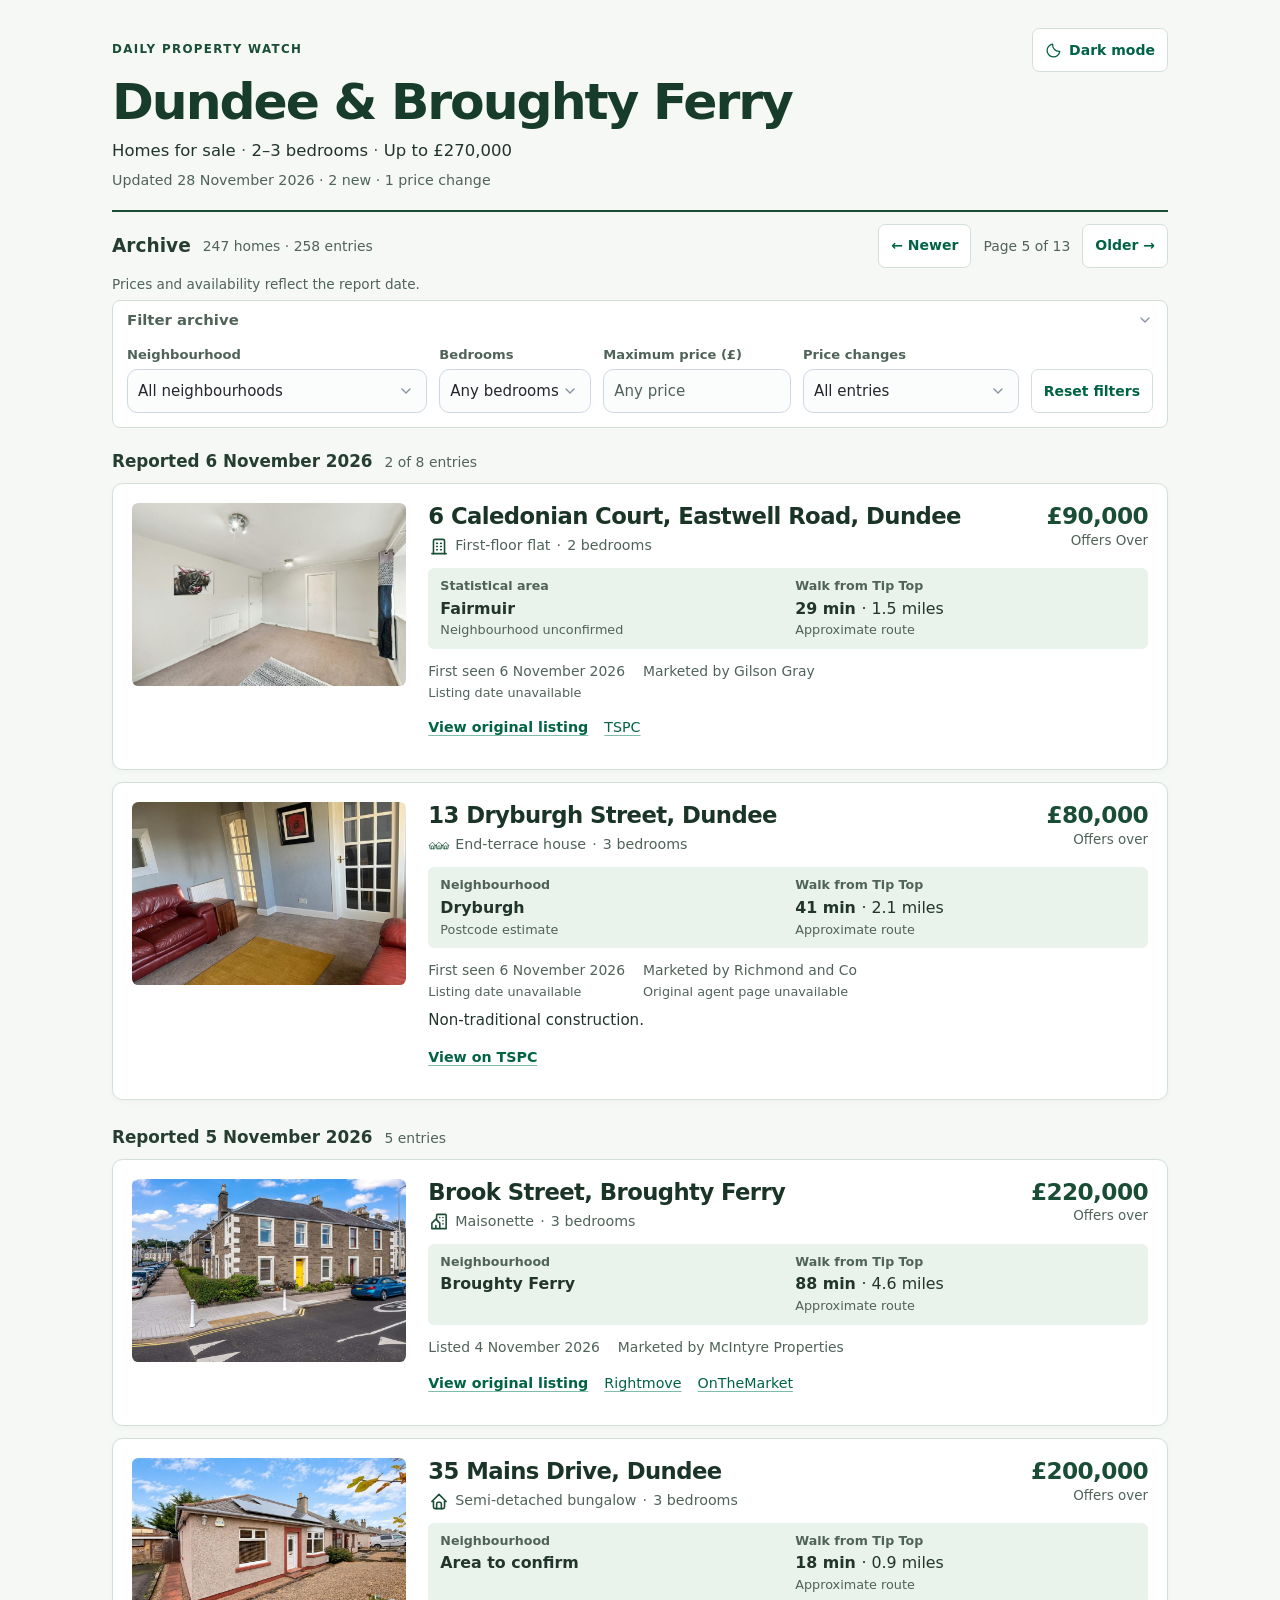
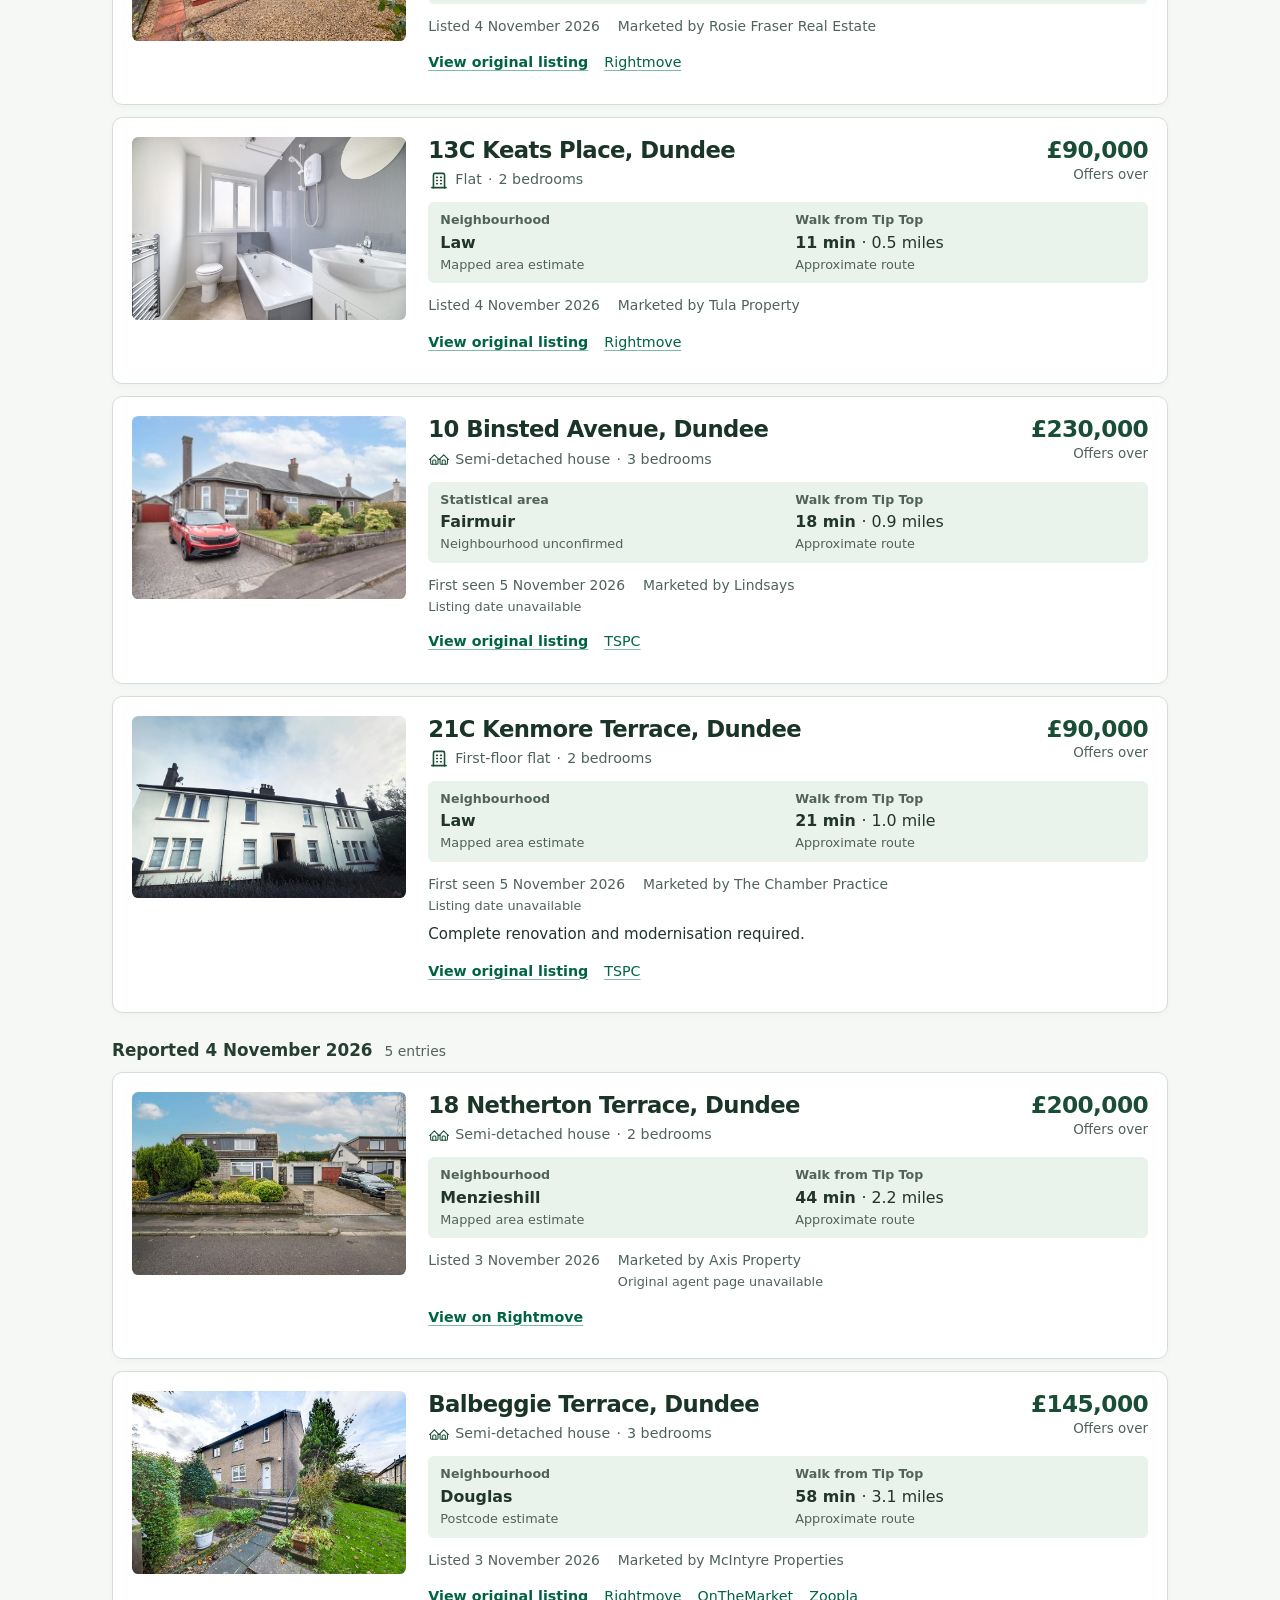
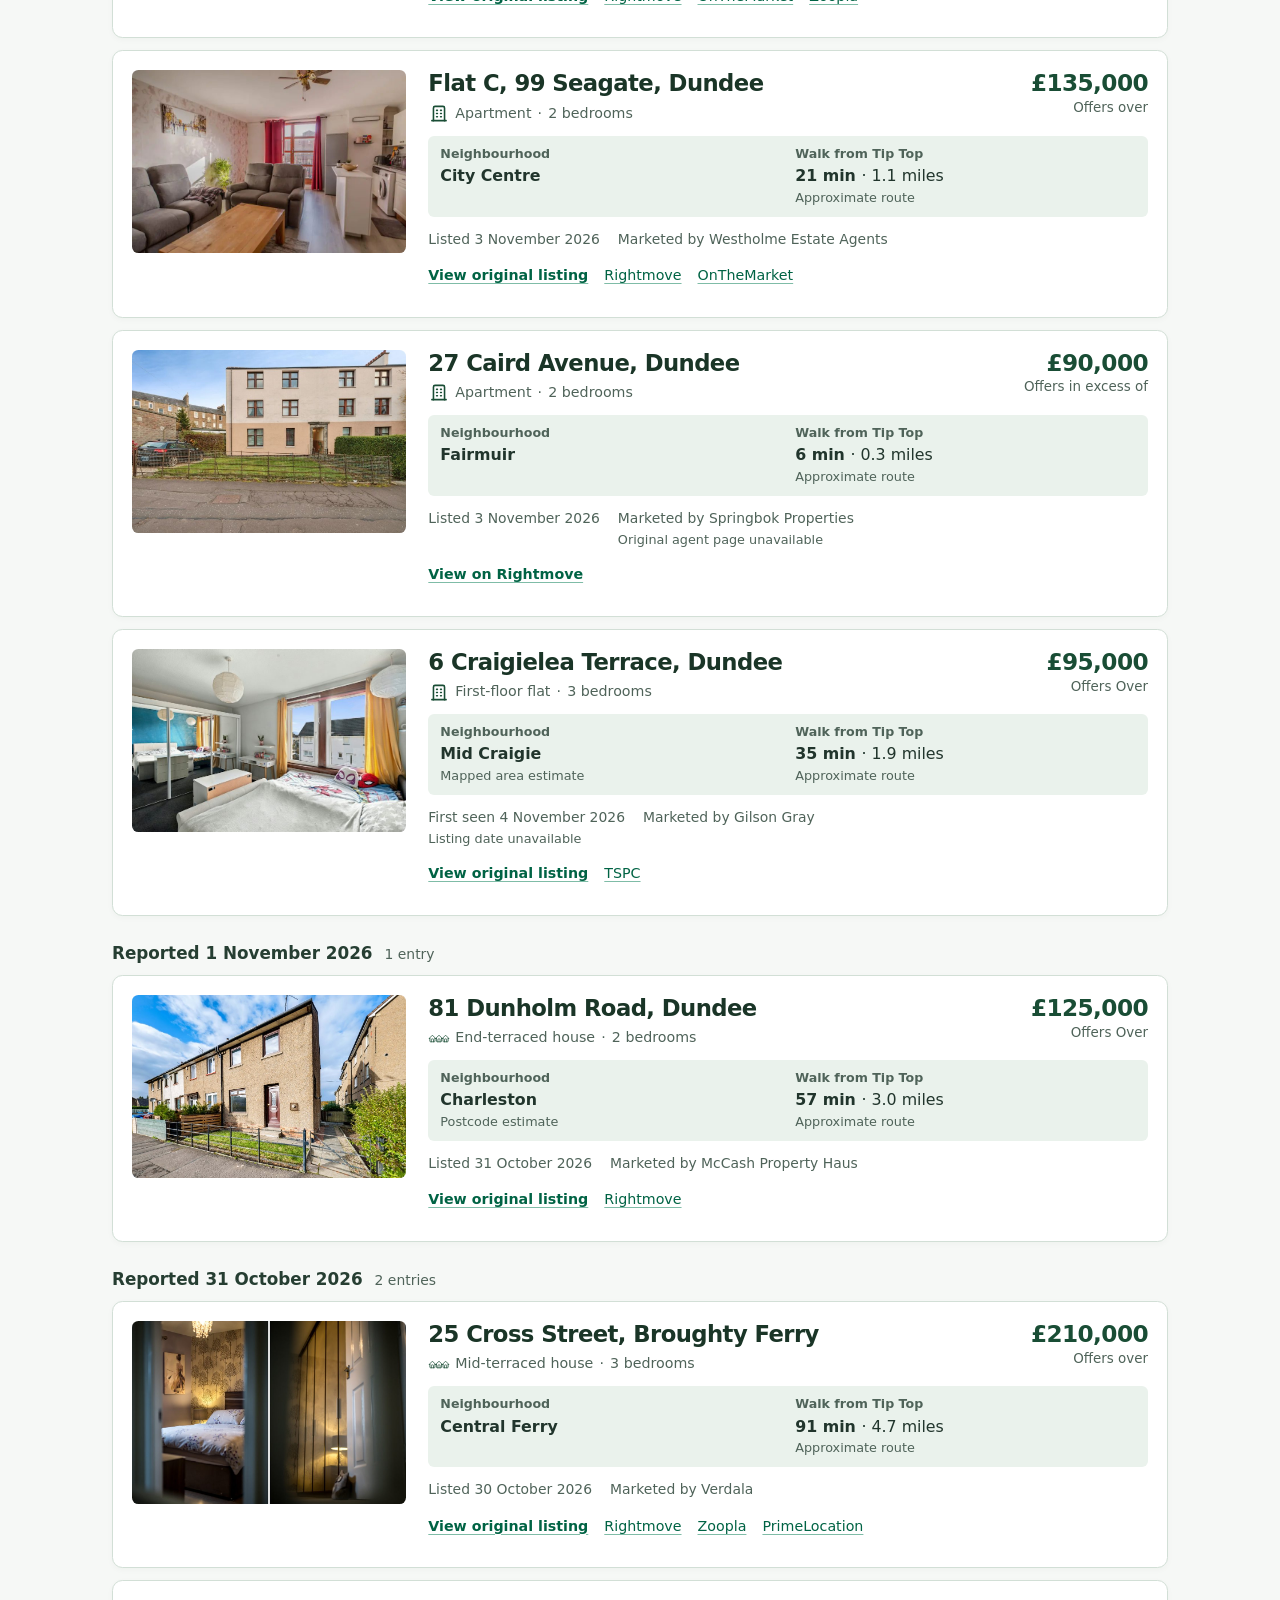
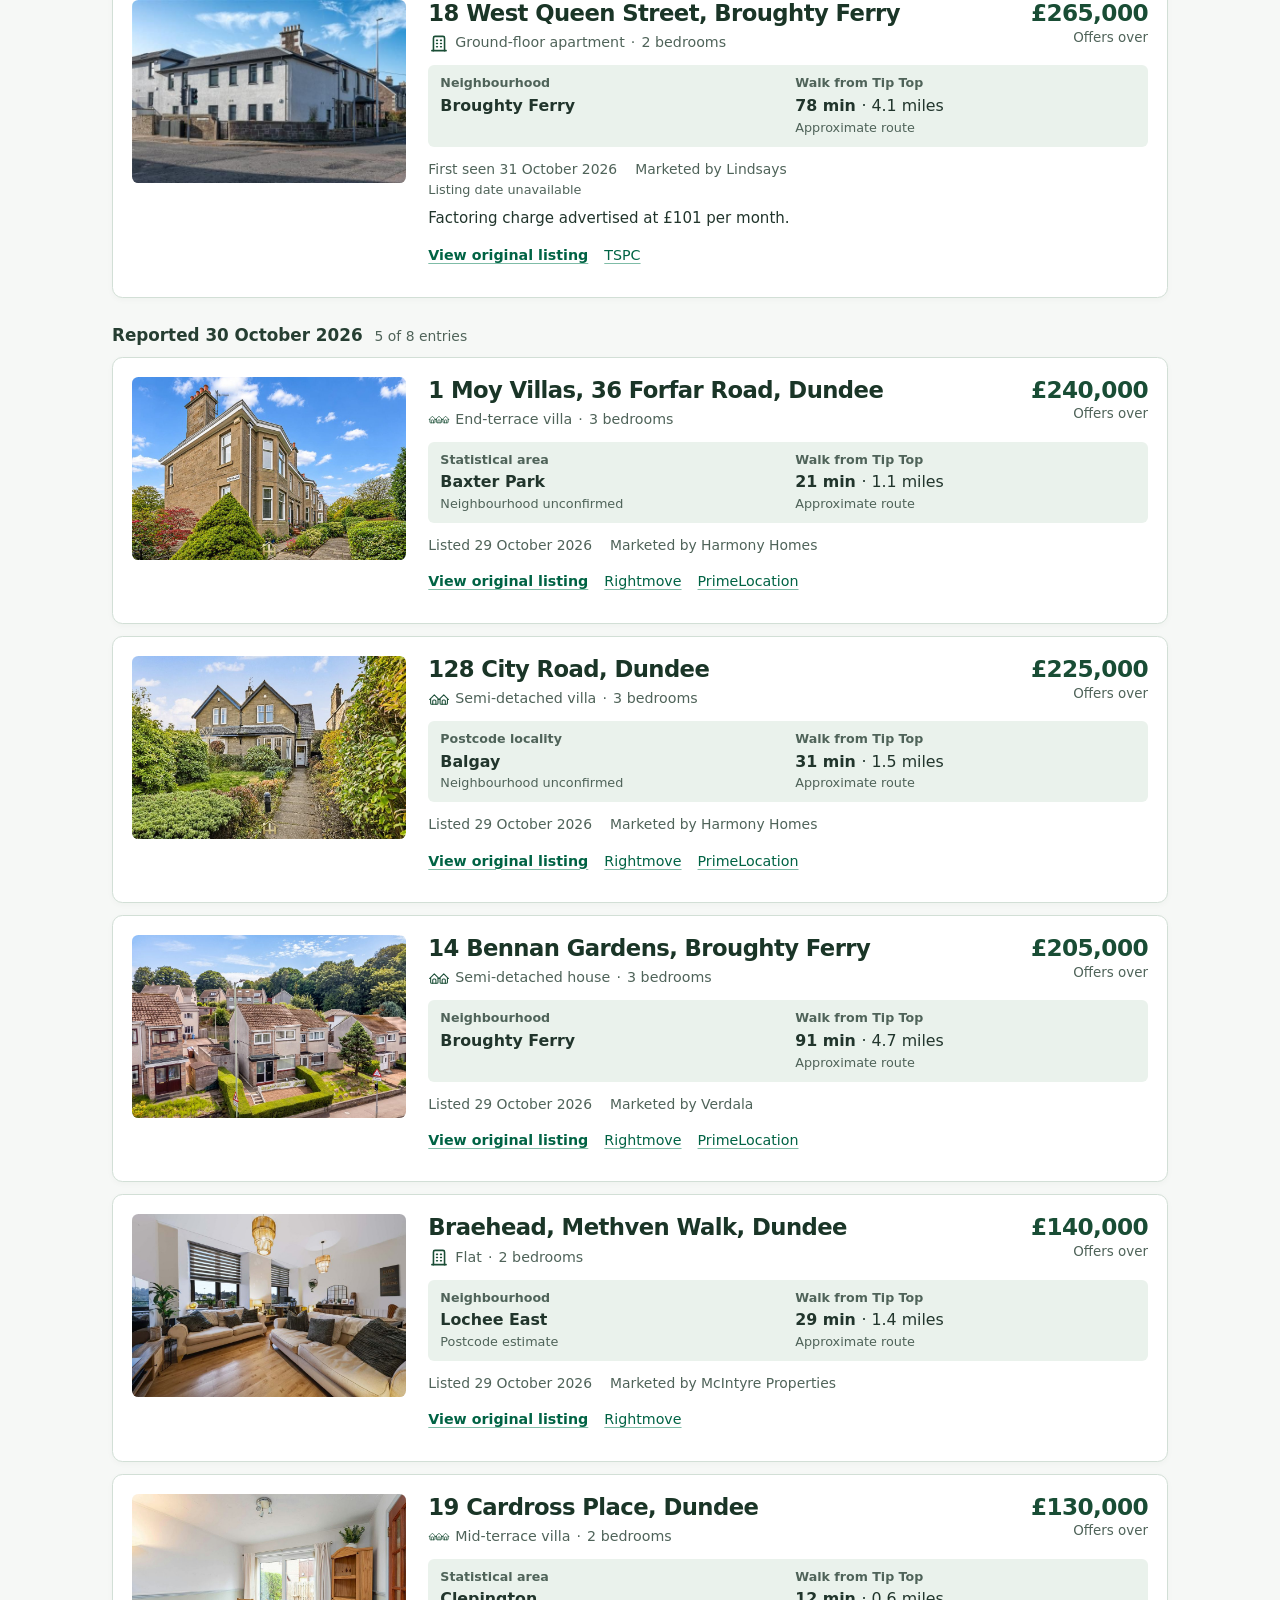
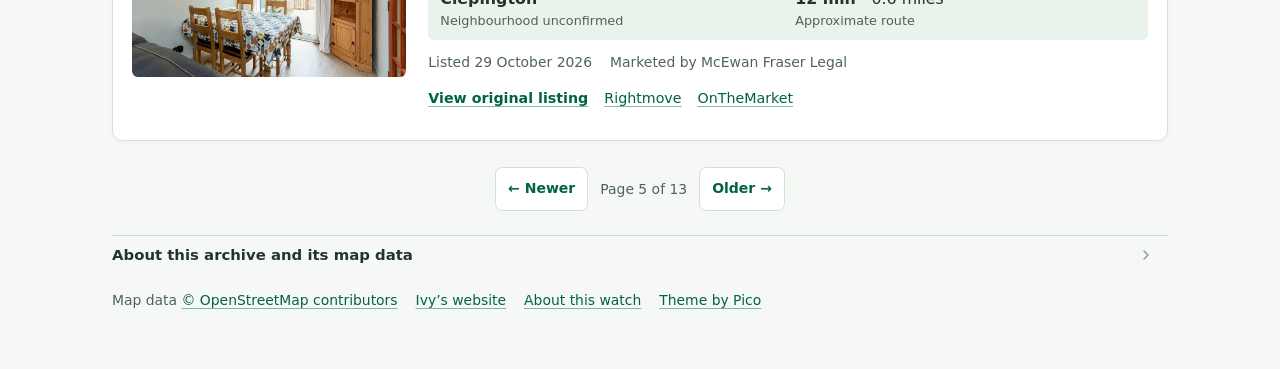
<file: page-5.html>
<!doctype html>
<html lang="en-GB" data-theme="light">
  <head>
    <meta charset="utf-8">
    <meta name="viewport" content="width=device-width, initial-scale=1">
    <meta name="robots" content="noindex,follow">
    <meta name="theme-color" content="#147d59">
    <meta name="description" content="A daily archive of homes for sale in Dundee and Broughty Ferry with 2–3 bedrooms and advertised prices up to £270,000.">
    <title>Dundee property watch · Page 5</title>
    <link rel="icon" href="assets/favicon.svg" type="image/svg+xml">
    <script src="assets/theme.js?v=870e5515ad174629"></script>
    <link rel="stylesheet" href="assets/pico.jade.min.css?v=dc3885c4785f04e3">
    <link rel="stylesheet" href="assets/report.css?v=8f64a7f69e3fd281">
    <script defer src="assets/archive.js?v=9dd3be0c944e0953"></script>
  </head>
  <body>
    <a class="skip-link" href="#properties">Skip to properties</a>
    <main class="container">
      <header class="masthead">
        <div class="masthead-top">
          <p class="eyebrow">Daily property watch</p>
          <button id="theme-toggle" class="theme-toggle" type="button" aria-pressed="false" hidden>
            <svg viewBox="0 0 24 24" fill="none" stroke="currentColor" stroke-width="1.8" stroke-linecap="round" stroke-linejoin="round" aria-hidden="true">
              <path d="M20.9 13.2A9 9 0 0 1 10.8 3.1 9 9 0 1 0 20.9 13.2Z"/>
            </svg>
            <span>Dark mode</span>
          </button>
        </div>
        <h1>Dundee &amp; Broughty Ferry</h1>
        <p class="criteria">Homes for sale <span>·</span> 2–3 bedrooms <span>·</span> Up to £270,000</p>
        <p class="update">Updated <time datetime="2026-11-28">28 November 2026</time> <span>· 2 new · 1 price change</span></p>
      </header>
      <div class="archive-tools">
        <div class="archive-title">
          <h2>Archive</h2>
          <p>247 homes · 258 entries</p>
        </div>
        <nav class="pagination" aria-label="Property pages">
          <a href="page-4.html" rel="prev">← Newer</a>
          <span>Page 5 of 13</span>
          <a href="page-6.html" rel="next">Older →</a>
        </nav>
        <p class="archive-note">Prices and availability reflect the report date.</p>
        <div id="archive-filters" class="archive-filters" data-page="5" data-pages="13" data-total="258" data-version="451695fd3c8bae94" hidden>
          <details class="filter-panel">
            <summary>Filter archive <span class="filter-active-count" hidden></span></summary>
            <form class="filter-fields" aria-label="Filter archive" aria-controls="properties">
              <label class="filter-field">
                <span class="filter-label">Neighbourhood</span>
                <select name="area">
                  <option value="">All neighbourhoods</option>
                  <option value="ardler">Ardler</option>
                  <option value="balgay">Balgay</option>
                  <option value="balgillo">Balgillo</option>
                  <option value="ballumbie">Ballumbie</option>
                  <option value="barnhill">Barnhill</option>
                  <option value="baxter park">Baxter Park</option>
                  <option value="broughty ferry">Broughty Ferry</option>
                  <option value="central broughty ferry">Central Broughty Ferry</option>
                  <option value="central ferry">Central Ferry</option>
                  <option value="charleston">Charleston</option>
                  <option value="city centre">City Centre</option>
                  <option value="city quay">City Quay</option>
                  <option value="city-centre">city-centre</option>
                  <option value="claypotts">Claypotts</option>
                  <option value="clepington">Clepington</option>
                  <option value="coldside">Coldside</option>
                  <option value="craigiebank">Craigiebank</option>
                  <option value="douglas">Douglas</option>
                  <option value="downfield">Downfield</option>
                  <option value="dryburgh">Dryburgh</option>
                  <option value="dundee">Dundee</option>
                  <option value="dykes of gray">Dykes of Gray</option>
                  <option value="eastport">Eastport</option>
                  <option value="fairmuir">Fairmuir</option>
                  <option value="fintry">Fintry</option>
                  <option value="hilltown">Hilltown</option>
                  <option value="hilltown / law">Hilltown / Law</option>
                  <option value="kirkton">Kirkton</option>
                  <option value="law">Law</option>
                  <option value="linlathen">Linlathen</option>
                  <option value="lochee">Lochee</option>
                  <option value="lochee east">Lochee East</option>
                  <option value="maryfield">Maryfield</option>
                  <option value="menzieshill">Menzieshill</option>
                  <option value="mid craigie">Mid Craigie</option>
                  <option value="north-west of dundee">north-west of Dundee</option>
                  <option value="panmurefield">Panmurefield</option>
                  <option value="pitkerro">Pitkerro</option>
                  <option value="riverside">Riverside</option>
                  <option value="st mary’s">St Mary’s</option>
                  <option value="stobswell">Stobswell</option>
                  <option value="strathmartine">Strathmartine</option>
                  <option value="the glens">The Glens</option>
                  <option value="west end">West End</option>
                  <option value="west ferry">West Ferry</option>
                  <option value="west ferry / broughty ferry">West Ferry / Broughty Ferry</option>
                  <option value="whitfield">Whitfield</option>
                  <option value="woodside">Woodside</option>
                  <option value="neighbourhood unconfirmed">Neighbourhood unconfirmed</option>
                </select>
              </label>
              <label class="filter-field">
                <span class="filter-label">Bedrooms</span>
                <select name="beds">
                  <option value="">Any bedrooms</option>
                  <option value="2">2 bedrooms</option>
                  <option value="3">3 bedrooms</option>
                </select>
              </label>
              <label class="filter-field">
                <span class="filter-label">Maximum price (£)</span>
                <input type="number" name="price" inputmode="numeric" min="0" step="1" placeholder="Any price">
              </label>
              <label class="filter-field">
                <span class="filter-label">Price changes</span>
                <select name="change">
                  <option value="">All entries</option>
                  <option value="changed">All price changes</option>
                  <option value="reduced">Price reductions</option>
                  <option value="increased">Price increases</option>
                </select>
              </label>
              <div class="filter-actions">
                <button class="filter-reset" type="reset">Reset filters</button>
              </div>
            </form>
          </details>
          <div class="filter-feedback">
            <p id="filter-status" class="filter-status" role="status" aria-atomic="true"></p>
            <button type="button" class="filter-retry" hidden>Retry</button>
          </div>
        </div>
      </div>
      <div id="properties" tabindex="-1">
        <section class="report-day" data-day="2026-11-06">
          <div class="day-heading">
            <h2>Reported <time datetime="2026-11-06">6 November 2026</time></h2>
            <span data-day-count>2 of 8 entries</span>
          </div>
          <div data-cards>
            <article class="property-card has-photo" data-area="neighbourhood unconfirmed" data-beds="2" data-price="90000" data-change="">
              <div class="card-heading">
                <div class="identity">
                  <h3>6 Caledonian Court, Eastwell Road, Dundee</h3>
                  <div class="property-summary">
                    <span class="property-type type-flat"><svg viewBox="0 0 24 24" fill="none" stroke="currentColor" stroke-width="2" stroke-linecap="round" stroke-linejoin="round" aria-hidden="true" focusable="false"><path d="M3 21l18 0" /><path d="M9 8l1 0" /><path d="M9 12l1 0" /><path d="M9 16l1 0" /><path d="M14 8l1 0" /><path d="M14 12l1 0" /><path d="M14 16l1 0" /><path d="M5 21v-16a2 2 0 0 1 2 -2h10a2 2 0 0 1 2 2v16" /></svg><span>First-floor flat</span></span>
                    <span>2 bedrooms</span>
                  </div>
                </div>
                <div class="asking">
                  <span class="price">£90,000</span>
                  <span class="qualifier">Offers Over</span>
                </div>
              </div>
              <dl class="property-location">
                <div class="area">
                  <dt>Statistical area</dt>
                  <dd>Fairmuir<small>Neighbourhood unconfirmed</small></dd>
                </div>
                <div class="walking">
                  <dt>Walk from Tip Top</dt>
                  <dd>29 min <span class="distance">· 1.5 miles</span><small>Approximate route</small></dd>
                </div>
              </dl>
              <figure class="photo">
                <a href="https://gilsongray.co.uk/property/eastwell-road-P298462-266" aria-label="View listing for 6 Caledonian Court, Eastwell Road, Dundee">
                  <img src="images/713a4a11488b0225525da1aa9f204569f9c449219890e0956539402e1c8cfdbe.jpg" alt="6 Caledonian Court, Eastwell Road, Dundee" loading="lazy" decoding="async" width="640" height="427"
                       onerror="this.closest('article').classList.remove('has-photo');this.closest('figure').remove()">
                </a>
              </figure>
              <div class="card-detail">
                <div class="listing-meta">
                  <p class="date">First seen <time datetime="2026-11-06">6 November 2026</time><span class="date-note">Listing date unavailable</span></p>
                  <p class="agent">Marketed by Gilson Gray</p>
                </div>
                <nav class="links" aria-label="Listings for 6 Caledonian Court, Eastwell Road, Dundee">
                  <a class="original" href="https://gilsongray.co.uk/property/eastwell-road-P298462-266" rel="noopener noreferrer">View original listing</a>
                  <a href="https://tspc.co.uk/property/2-Bed-First-Floor-Flat-For-Sale-6-Caledonian-Court-Eastwell-Road-Dundee-DD2-3FF" rel="noopener noreferrer">TSPC</a>
                </nav>
              </div>
            </article>
            <article class="property-card has-photo" data-area="dryburgh" data-beds="3" data-price="80000" data-change="">
              <div class="card-heading">
                <div class="identity">
                  <h3>13 Dryburgh Street, Dundee</h3>
                  <div class="property-summary">
                    <span class="property-type type-terrace"><svg viewBox="0 0 30 24" fill="none" stroke="currentColor" stroke-width="2" stroke-linecap="round" stroke-linejoin="round" aria-hidden="true" focusable="false"><g transform="translate(0 6) scale(.5)"><path d="M5 12l-2 0l9 -9l9 9l-2 0" /><path d="M5 12v7a2 2 0 0 0 2 2h10a2 2 0 0 0 2 -2v-7" /><path d="M9 21v-6a2 2 0 0 1 2 -2h2a2 2 0 0 1 2 2v6" /></g><g transform="translate(9 6) scale(.5)"><path d="M5 12l-2 0l9 -9l9 9l-2 0" /><path d="M5 12v7a2 2 0 0 0 2 2h10a2 2 0 0 0 2 -2v-7" /><path d="M9 21v-6a2 2 0 0 1 2 -2h2a2 2 0 0 1 2 2v6" /></g><g transform="translate(18 6) scale(.5)"><path d="M5 12l-2 0l9 -9l9 9l-2 0" /><path d="M5 12v7a2 2 0 0 0 2 2h10a2 2 0 0 0 2 -2v-7" /><path d="M9 21v-6a2 2 0 0 1 2 -2h2a2 2 0 0 1 2 2v6" /></g></svg><span>End-terrace house</span></span>
                    <span>3 bedrooms</span>
                  </div>
                </div>
                <div class="asking">
                  <span class="price">£80,000</span>
                  <span class="qualifier">Offers over</span>
                </div>
              </div>
              <dl class="property-location">
                <div class="area">
                  <dt>Neighbourhood</dt>
                  <dd>Dryburgh<small>Postcode estimate</small></dd>
                </div>
                <div class="walking">
                  <dt>Walk from Tip Top</dt>
                  <dd>41 min <span class="distance">· 2.1 miles</span><small>Approximate route</small></dd>
                </div>
              </dl>
              <figure class="photo">
                <a href="https://tspc.co.uk/property/3-Bed-Villa-For-Sale-13-DRYBURGH-STREET-DRYBURGH-DUNDEE-DD2-2SS" aria-label="View listing for 13 Dryburgh Street, Dundee">
                  <img src="images/a238bd94c621a21edfcb326793d67a3013113de9442993869f59436509b784f3.jpg" alt="13 Dryburgh Street, Dundee" loading="lazy" decoding="async" width="640" height="427"
                       onerror="this.closest('article').classList.remove('has-photo');this.closest('figure').remove()">
                </a>
              </figure>
              <div class="card-detail">
                <div class="listing-meta">
                  <p class="date">First seen <time datetime="2026-11-06">6 November 2026</time><span class="date-note">Listing date unavailable</span></p>
                  <p class="agent">Marketed by Richmond and Co<span class="date-note">Original agent page unavailable</span></p>
                </div>
                <p class="notes">Non-traditional construction.</p>
                <nav class="links" aria-label="Listings for 13 Dryburgh Street, Dundee">
                  <a class="original" href="https://tspc.co.uk/property/3-Bed-Villa-For-Sale-13-DRYBURGH-STREET-DRYBURGH-DUNDEE-DD2-2SS" rel="noopener noreferrer">View on TSPC</a>
                </nav>
              </div>
            </article>
          </div>
        </section>
        <section class="report-day" data-day="2026-11-05">
          <div class="day-heading">
            <h2>Reported <time datetime="2026-11-05">5 November 2026</time></h2>
            <span data-day-count>5 entries</span>
          </div>
          <div data-cards>
            <article class="property-card has-photo" data-area="broughty ferry" data-beds="3" data-price="220000" data-change="">
              <div class="card-heading">
                <div class="identity">
                  <h3>Brook Street, Broughty Ferry</h3>
                  <div class="property-summary">
                    <span class="property-type type-maisonette"><svg viewBox="0 0 24 24" fill="none" stroke="currentColor" stroke-width="2" stroke-linecap="round" stroke-linejoin="round" aria-hidden="true" focusable="false"><path d="M8 9l5 5v7h-5v-4m0 4h-5v-7l5 -5m1 1v-6a1 1 0 0 1 1 -1h10a1 1 0 0 1 1 1v17h-8" /><path d="M13 7l0 .01" /><path d="M17 7l0 .01" /><path d="M17 11l0 .01" /><path d="M17 15l0 .01" /></svg><span>Maisonette</span></span>
                    <span>3 bedrooms</span>
                  </div>
                </div>
                <div class="asking">
                  <span class="price">£220,000</span>
                  <span class="qualifier">Offers over</span>
                </div>
              </div>
              <dl class="property-location">
                <div class="area">
                  <dt>Neighbourhood</dt>
                  <dd>Broughty Ferry</dd>
                </div>
                <div class="walking">
                  <dt>Walk from Tip Top</dt>
                  <dd>88 min <span class="distance">· 4.6 miles</span><small>Approximate route</small></dd>
                </div>
              </dl>
              <figure class="photo">
                <a href="https://www.mcintyre-properties.com/properties-for-sale/property/469-brook-street-broughty-ferry-dundee" aria-label="View listing for Brook Street, Broughty Ferry">
                  <img src="images/5adac68e64492619154ab8606870f21fff31228b77a2e8ee4f97ceda89de54b8.jpg" alt="Brook Street, Broughty Ferry" loading="lazy" decoding="async" width="640" height="427"
                       onerror="this.closest('article').classList.remove('has-photo');this.closest('figure').remove()">
                </a>
              </figure>
              <div class="card-detail">
                <div class="listing-meta">
                  <p class="date">Listed <time datetime="2026-11-04">4 November 2026</time></p>
                  <p class="agent">Marketed by McIntyre Properties</p>
                </div>
                <nav class="links" aria-label="Listings for Brook Street, Broughty Ferry">
                  <a class="original" href="https://www.mcintyre-properties.com/properties-for-sale/property/469-brook-street-broughty-ferry-dundee" rel="noopener noreferrer">View original listing</a>
                  <a href="https://www.rightmove.co.uk/properties/95118018" rel="noopener noreferrer">Rightmove</a>
                  <a href="https://www.onthemarket.com/details/20690359/" rel="noopener noreferrer">OnTheMarket</a>
                </nav>
              </div>
            </article>
            <article class="property-card has-photo" data-area="neighbourhood unconfirmed" data-beds="3" data-price="200000" data-change="">
              <div class="card-heading">
                <div class="identity">
                  <h3>35 Mains Drive, Dundee</h3>
                  <div class="property-summary">
                    <span class="property-type type-bungalow"><svg viewBox="0 0 24 24" fill="none" stroke="currentColor" stroke-width="2" stroke-linecap="round" stroke-linejoin="round" aria-hidden="true" focusable="false"><path d="M5 12l-2 0l9 -9l9 9l-2 0" /><path d="M5 12v7a2 2 0 0 0 2 2h10a2 2 0 0 0 2 -2v-7" /><path d="M9 21v-6a2 2 0 0 1 2 -2h2a2 2 0 0 1 2 2v6" /></svg><span>Semi-detached bungalow</span></span>
                    <span>3 bedrooms</span>
                  </div>
                </div>
                <div class="asking">
                  <span class="price">£200,000</span>
                  <span class="qualifier">Offers over</span>
                </div>
              </div>
              <dl class="property-location">
                <div class="area">
                  <dt>Neighbourhood</dt>
                  <dd>Area to confirm</dd>
                </div>
                <div class="walking">
                  <dt>Walk from Tip Top</dt>
                  <dd>18 min <span class="distance">· 0.9 miles</span><small>Approximate route</small></dd>
                </div>
              </dl>
              <figure class="photo">
                <a href="https://www.rosiefraserrealestate.com/property-details/35038771/-/dundee/mains-drive" aria-label="View listing for 35 Mains Drive, Dundee">
                  <img src="images/9650c050a5fda7e9ec9d3d32ca83d1f3973d779f8763d69a9419a6cc47f85612.jpg" alt="35 Mains Drive, Dundee" loading="lazy" decoding="async" width="640" height="427"
                       onerror="this.closest('article').classList.remove('has-photo');this.closest('figure').remove()">
                </a>
              </figure>
              <div class="card-detail">
                <div class="listing-meta">
                  <p class="date">Listed <time datetime="2026-11-04">4 November 2026</time></p>
                  <p class="agent">Marketed by Rosie Fraser Real Estate</p>
                </div>
                <nav class="links" aria-label="Listings for 35 Mains Drive, Dundee">
                  <a class="original" href="https://www.rosiefraserrealestate.com/property-details/35038771/-/dundee/mains-drive" rel="noopener noreferrer">View original listing</a>
                  <a href="https://www.rightmove.co.uk/properties/95102139" rel="noopener noreferrer">Rightmove</a>
                </nav>
              </div>
            </article>
            <article class="property-card has-photo" data-area="law" data-beds="2" data-price="90000" data-change="">
              <div class="card-heading">
                <div class="identity">
                  <h3>13C Keats Place, Dundee</h3>
                  <div class="property-summary">
                    <span class="property-type type-flat"><svg viewBox="0 0 24 24" fill="none" stroke="currentColor" stroke-width="2" stroke-linecap="round" stroke-linejoin="round" aria-hidden="true" focusable="false"><path d="M3 21l18 0" /><path d="M9 8l1 0" /><path d="M9 12l1 0" /><path d="M9 16l1 0" /><path d="M14 8l1 0" /><path d="M14 12l1 0" /><path d="M14 16l1 0" /><path d="M5 21v-16a2 2 0 0 1 2 -2h10a2 2 0 0 1 2 2v16" /></svg><span>Flat</span></span>
                    <span>2 bedrooms</span>
                  </div>
                </div>
                <div class="asking">
                  <span class="price">£90,000</span>
                  <span class="qualifier">Offers over</span>
                </div>
              </div>
              <dl class="property-location">
                <div class="area">
                  <dt>Neighbourhood</dt>
                  <dd>Law<small>Mapped area estimate</small></dd>
                </div>
                <div class="walking">
                  <dt>Walk from Tip Top</dt>
                  <dd>11 min <span class="distance">· 0.5 miles</span><small>Approximate route</small></dd>
                </div>
              </dl>
              <figure class="photo">
                <a href="https://tulaproperty.co.uk/property/13c-keats-place-dundee-dd3-6qh/" aria-label="View listing for 13C Keats Place, Dundee">
                  <img src="images/a4c7a42662a1208185d16bf7f099940aa05cbe628bf346bb0173a448206dc759.jpg" alt="13C Keats Place, Dundee" loading="lazy" decoding="async" width="640" height="427"
                       onerror="this.closest('article').classList.remove('has-photo');this.closest('figure').remove()">
                </a>
              </figure>
              <div class="card-detail">
                <div class="listing-meta">
                  <p class="date">Listed <time datetime="2026-11-04">4 November 2026</time></p>
                  <p class="agent">Marketed by Tula Property</p>
                </div>
                <nav class="links" aria-label="Listings for 13C Keats Place, Dundee">
                  <a class="original" href="https://tulaproperty.co.uk/property/13c-keats-place-dundee-dd3-6qh/" rel="noopener noreferrer">View original listing</a>
                  <a href="https://www.rightmove.co.uk/properties/95099607" rel="noopener noreferrer">Rightmove</a>
                </nav>
              </div>
            </article>
            <article class="property-card has-photo" data-area="neighbourhood unconfirmed" data-beds="3" data-price="230000" data-change="">
              <div class="card-heading">
                <div class="identity">
                  <h3>10 Binsted Avenue, Dundee</h3>
                  <div class="property-summary">
                    <span class="property-type type-semi"><svg viewBox="0 0 28 24" fill="none" stroke="currentColor" stroke-width="2" stroke-linecap="round" stroke-linejoin="round" aria-hidden="true" focusable="false"><g transform="translate(0 4) scale(.67)"><path d="M5 12l-2 0l9 -9l9 9l-2 0" /><path d="M5 12v7a2 2 0 0 0 2 2h10a2 2 0 0 0 2 -2v-7" /><path d="M9 21v-6a2 2 0 0 1 2 -2h2a2 2 0 0 1 2 2v6" /></g><g transform="translate(12 4) scale(.67)"><path d="M5 12l-2 0l9 -9l9 9l-2 0" /><path d="M5 12v7a2 2 0 0 0 2 2h10a2 2 0 0 0 2 -2v-7" /><path d="M9 21v-6a2 2 0 0 1 2 -2h2a2 2 0 0 1 2 2v6" /></g></svg><span>Semi-detached house</span></span>
                    <span>3 bedrooms</span>
                  </div>
                </div>
                <div class="asking">
                  <span class="price">£230,000</span>
                  <span class="qualifier">Offers over</span>
                </div>
              </div>
              <dl class="property-location">
                <div class="area">
                  <dt>Statistical area</dt>
                  <dd>Fairmuir<small>Neighbourhood unconfirmed</small></dd>
                </div>
                <div class="walking">
                  <dt>Walk from Tip Top</dt>
                  <dd>18 min <span class="distance">· 0.9 miles</span><small>Approximate route</small></dd>
                </div>
              </dl>
              <figure class="photo">
                <a href="https://property.lindsays.co.uk/for-sale/10-binsted-avenue-dundee-dd3-8pz" aria-label="View listing for 10 Binsted Avenue, Dundee">
                  <img src="images/a4dbde51b9b04b8419860f3abf46354664d3afdbccb1309f1068271d4041ed54.jpg" alt="10 Binsted Avenue, Dundee" loading="lazy" decoding="async" width="640" height="427"
                       onerror="this.closest('article').classList.remove('has-photo');this.closest('figure').remove()">
                </a>
              </figure>
              <div class="card-detail">
                <div class="listing-meta">
                  <p class="date">First seen <time datetime="2026-11-05">5 November 2026</time><span class="date-note">Listing date unavailable</span></p>
                  <p class="agent">Marketed by Lindsays</p>
                </div>
                <nav class="links" aria-label="Listings for 10 Binsted Avenue, Dundee">
                  <a class="original" href="https://property.lindsays.co.uk/for-sale/10-binsted-avenue-dundee-dd3-8pz" rel="noopener noreferrer">View original listing</a>
                  <a href="https://tspc.co.uk/property/3-Bed-Semi-Detached-Bungalow-For-Sale-10-Binsted-Avenue-Dundee-DD3-8PZ/" rel="noopener noreferrer">TSPC</a>
                </nav>
              </div>
            </article>
            <article class="property-card has-photo" data-area="law" data-beds="2" data-price="90000" data-change="">
              <div class="card-heading">
                <div class="identity">
                  <h3>21C Kenmore Terrace, Dundee</h3>
                  <div class="property-summary">
                    <span class="property-type type-flat"><svg viewBox="0 0 24 24" fill="none" stroke="currentColor" stroke-width="2" stroke-linecap="round" stroke-linejoin="round" aria-hidden="true" focusable="false"><path d="M3 21l18 0" /><path d="M9 8l1 0" /><path d="M9 12l1 0" /><path d="M9 16l1 0" /><path d="M14 8l1 0" /><path d="M14 12l1 0" /><path d="M14 16l1 0" /><path d="M5 21v-16a2 2 0 0 1 2 -2h10a2 2 0 0 1 2 2v16" /></svg><span>First-floor flat</span></span>
                    <span>2 bedrooms</span>
                  </div>
                </div>
                <div class="asking">
                  <span class="price">£90,000</span>
                  <span class="qualifier">Offers over</span>
                </div>
              </div>
              <dl class="property-location">
                <div class="area">
                  <dt>Neighbourhood</dt>
                  <dd>Law<small>Mapped area estimate</small></dd>
                </div>
                <div class="walking">
                  <dt>Walk from Tip Top</dt>
                  <dd>21 min <span class="distance">· 1.0 mile</span><small>Approximate route</small></dd>
                </div>
              </dl>
              <figure class="photo">
                <a href="https://www.thechamberpractice.co.uk/property/21c-kenmore-terrace-dundee-dd3-6ef/" aria-label="View listing for 21C Kenmore Terrace, Dundee">
                  <img src="images/b2872d391b691cf386d4f30613425d64b2b20784f203f42eca069f85286758b2.jpg" alt="21C Kenmore Terrace, Dundee" loading="lazy" decoding="async" width="640" height="427"
                       onerror="this.closest('article').classList.remove('has-photo');this.closest('figure').remove()">
                </a>
              </figure>
              <div class="card-detail">
                <div class="listing-meta">
                  <p class="date">First seen <time datetime="2026-11-05">5 November 2026</time><span class="date-note">Listing date unavailable</span></p>
                  <p class="agent">Marketed by The Chamber Practice</p>
                </div>
                <p class="notes">Complete renovation and modernisation required.</p>
                <nav class="links" aria-label="Listings for 21C Kenmore Terrace, Dundee">
                  <a class="original" href="https://www.thechamberpractice.co.uk/property/21c-kenmore-terrace-dundee-dd3-6ef/" rel="noopener noreferrer">View original listing</a>
                  <a href="https://tspc.co.uk/property/2-Bed-First-Floor-Flat-For-Sale-21C-Kenmore-Terrace-Dundee-DD3-6EF/" rel="noopener noreferrer">TSPC</a>
                </nav>
              </div>
            </article>
          </div>
        </section>
        <section class="report-day" data-day="2026-11-04">
          <div class="day-heading">
            <h2>Reported <time datetime="2026-11-04">4 November 2026</time></h2>
            <span data-day-count>5 entries</span>
          </div>
          <div data-cards>
            <article class="property-card has-photo" data-area="menzieshill" data-beds="2" data-price="200000" data-change="">
              <div class="card-heading">
                <div class="identity">
                  <h3>18 Netherton Terrace, Dundee</h3>
                  <div class="property-summary">
                    <span class="property-type type-semi"><svg viewBox="0 0 28 24" fill="none" stroke="currentColor" stroke-width="2" stroke-linecap="round" stroke-linejoin="round" aria-hidden="true" focusable="false"><g transform="translate(0 4) scale(.67)"><path d="M5 12l-2 0l9 -9l9 9l-2 0" /><path d="M5 12v7a2 2 0 0 0 2 2h10a2 2 0 0 0 2 -2v-7" /><path d="M9 21v-6a2 2 0 0 1 2 -2h2a2 2 0 0 1 2 2v6" /></g><g transform="translate(12 4) scale(.67)"><path d="M5 12l-2 0l9 -9l9 9l-2 0" /><path d="M5 12v7a2 2 0 0 0 2 2h10a2 2 0 0 0 2 -2v-7" /><path d="M9 21v-6a2 2 0 0 1 2 -2h2a2 2 0 0 1 2 2v6" /></g></svg><span>Semi-detached house</span></span>
                    <span>2 bedrooms</span>
                  </div>
                </div>
                <div class="asking">
                  <span class="price">£200,000</span>
                  <span class="qualifier">Offers over</span>
                </div>
              </div>
              <dl class="property-location">
                <div class="area">
                  <dt>Neighbourhood</dt>
                  <dd>Menzieshill<small>Mapped area estimate</small></dd>
                </div>
                <div class="walking">
                  <dt>Walk from Tip Top</dt>
                  <dd>44 min <span class="distance">· 2.2 miles</span><small>Approximate route</small></dd>
                </div>
              </dl>
              <figure class="photo">
                <a href="https://www.rightmove.co.uk/properties/95081505" aria-label="View listing for 18 Netherton Terrace, Dundee">
                  <img src="images/8616df0b3f6578c82897c2411025a4806d57970e8a83de8ed63d867aaeb511b9.jpg" alt="18 Netherton Terrace, Dundee" loading="lazy" decoding="async" width="640" height="427"
                       onerror="this.closest('article').classList.remove('has-photo');this.closest('figure').remove()">
                </a>
              </figure>
              <div class="card-detail">
                <div class="listing-meta">
                  <p class="date">Listed <time datetime="2026-11-03">3 November 2026</time></p>
                  <p class="agent">Marketed by Axis Property<span class="date-note">Original agent page unavailable</span></p>
                </div>
                <nav class="links" aria-label="Listings for 18 Netherton Terrace, Dundee">
                  <a class="original" href="https://www.rightmove.co.uk/properties/95081505" rel="noopener noreferrer">View on Rightmove</a>
                </nav>
              </div>
            </article>
            <article class="property-card has-photo" data-area="douglas" data-beds="3" data-price="145000" data-change="">
              <div class="card-heading">
                <div class="identity">
                  <h3>Balbeggie Terrace, Dundee</h3>
                  <div class="property-summary">
                    <span class="property-type type-semi"><svg viewBox="0 0 28 24" fill="none" stroke="currentColor" stroke-width="2" stroke-linecap="round" stroke-linejoin="round" aria-hidden="true" focusable="false"><g transform="translate(0 4) scale(.67)"><path d="M5 12l-2 0l9 -9l9 9l-2 0" /><path d="M5 12v7a2 2 0 0 0 2 2h10a2 2 0 0 0 2 -2v-7" /><path d="M9 21v-6a2 2 0 0 1 2 -2h2a2 2 0 0 1 2 2v6" /></g><g transform="translate(12 4) scale(.67)"><path d="M5 12l-2 0l9 -9l9 9l-2 0" /><path d="M5 12v7a2 2 0 0 0 2 2h10a2 2 0 0 0 2 -2v-7" /><path d="M9 21v-6a2 2 0 0 1 2 -2h2a2 2 0 0 1 2 2v6" /></g></svg><span>Semi-detached house</span></span>
                    <span>3 bedrooms</span>
                  </div>
                </div>
                <div class="asking">
                  <span class="price">£145,000</span>
                  <span class="qualifier">Offers over</span>
                </div>
              </div>
              <dl class="property-location">
                <div class="area">
                  <dt>Neighbourhood</dt>
                  <dd>Douglas<small>Postcode estimate</small></dd>
                </div>
                <div class="walking">
                  <dt>Walk from Tip Top</dt>
                  <dd>58 min <span class="distance">· 3.1 miles</span><small>Approximate route</small></dd>
                </div>
              </dl>
              <figure class="photo">
                <a href="https://www.mcintyre-properties.com/properties-for-sale/property/468-balbeggie-terrace-dundee" aria-label="View listing for Balbeggie Terrace, Dundee">
                  <img src="images/0d1fbc1d7990631f77d11700fedacebc2a840dcceed28df7a7f08c4871e75330.jpg" alt="Balbeggie Terrace, Dundee" loading="lazy" decoding="async" width="640" height="427"
                       onerror="this.closest('article').classList.remove('has-photo');this.closest('figure').remove()">
                </a>
              </figure>
              <div class="card-detail">
                <div class="listing-meta">
                  <p class="date">Listed <time datetime="2026-11-03">3 November 2026</time></p>
                  <p class="agent">Marketed by McIntyre Properties</p>
                </div>
                <nav class="links" aria-label="Listings for Balbeggie Terrace, Dundee">
                  <a class="original" href="https://www.mcintyre-properties.com/properties-for-sale/property/468-balbeggie-terrace-dundee" rel="noopener noreferrer">View original listing</a>
                  <a href="https://www.rightmove.co.uk/properties/95045151" rel="noopener noreferrer">Rightmove</a>
                  <a href="https://www.onthemarket.com/details/20679114/" rel="noopener noreferrer">OnTheMarket</a>
                  <a href="https://www.zoopla.co.uk/for-sale/details/74666906/" rel="noopener noreferrer">Zoopla</a>
                </nav>
              </div>
            </article>
            <article class="property-card has-photo" data-area="city centre" data-beds="2" data-price="135000" data-change="">
              <div class="card-heading">
                <div class="identity">
                  <h3>Flat C, 99 Seagate, Dundee</h3>
                  <div class="property-summary">
                    <span class="property-type type-flat"><svg viewBox="0 0 24 24" fill="none" stroke="currentColor" stroke-width="2" stroke-linecap="round" stroke-linejoin="round" aria-hidden="true" focusable="false"><path d="M3 21l18 0" /><path d="M9 8l1 0" /><path d="M9 12l1 0" /><path d="M9 16l1 0" /><path d="M14 8l1 0" /><path d="M14 12l1 0" /><path d="M14 16l1 0" /><path d="M5 21v-16a2 2 0 0 1 2 -2h10a2 2 0 0 1 2 2v16" /></svg><span>Apartment</span></span>
                    <span>2 bedrooms</span>
                  </div>
                </div>
                <div class="asking">
                  <span class="price">£135,000</span>
                  <span class="qualifier">Offers over</span>
                </div>
              </div>
              <dl class="property-location">
                <div class="area">
                  <dt>Neighbourhood</dt>
                  <dd>City Centre</dd>
                </div>
                <div class="walking">
                  <dt>Walk from Tip Top</dt>
                  <dd>21 min <span class="distance">· 1.1 miles</span><small>Approximate route</small></dd>
                </div>
              </dl>
              <figure class="photo">
                <a href="https://westholmeestateagents.co.uk/property/seagate-dundee/" aria-label="View listing for Flat C, 99 Seagate, Dundee">
                  <img src="images/dec29c7f6917b14681e0245dc3748ef155e424aa3ea2d9db69dfdc5aba5aa882.jpg" alt="Flat C, 99 Seagate, Dundee" loading="lazy" decoding="async" width="640" height="427"
                       onerror="this.closest('article').classList.remove('has-photo');this.closest('figure').remove()">
                </a>
              </figure>
              <div class="card-detail">
                <div class="listing-meta">
                  <p class="date">Listed <time datetime="2026-11-03">3 November 2026</time></p>
                  <p class="agent">Marketed by Westholme Estate Agents</p>
                </div>
                <nav class="links" aria-label="Listings for Flat C, 99 Seagate, Dundee">
                  <a class="original" href="https://westholmeestateagents.co.uk/property/seagate-dundee/" rel="noopener noreferrer">View original listing</a>
                  <a href="https://www.rightmove.co.uk/properties/95040810" rel="noopener noreferrer">Rightmove</a>
                  <a href="https://www.onthemarket.com/details/20685014/" rel="noopener noreferrer">OnTheMarket</a>
                </nav>
              </div>
            </article>
            <article class="property-card has-photo" data-area="fairmuir" data-beds="2" data-price="90000" data-change="">
              <div class="card-heading">
                <div class="identity">
                  <h3>27 Caird Avenue, Dundee</h3>
                  <div class="property-summary">
                    <span class="property-type type-flat"><svg viewBox="0 0 24 24" fill="none" stroke="currentColor" stroke-width="2" stroke-linecap="round" stroke-linejoin="round" aria-hidden="true" focusable="false"><path d="M3 21l18 0" /><path d="M9 8l1 0" /><path d="M9 12l1 0" /><path d="M9 16l1 0" /><path d="M14 8l1 0" /><path d="M14 12l1 0" /><path d="M14 16l1 0" /><path d="M5 21v-16a2 2 0 0 1 2 -2h10a2 2 0 0 1 2 2v16" /></svg><span>Apartment</span></span>
                    <span>2 bedrooms</span>
                  </div>
                </div>
                <div class="asking">
                  <span class="price">£90,000</span>
                  <span class="qualifier">Offers in excess of</span>
                </div>
              </div>
              <dl class="property-location">
                <div class="area">
                  <dt>Neighbourhood</dt>
                  <dd>Fairmuir</dd>
                </div>
                <div class="walking">
                  <dt>Walk from Tip Top</dt>
                  <dd>6 min <span class="distance">· 0.3 miles</span><small>Approximate route</small></dd>
                </div>
              </dl>
              <figure class="photo">
                <a href="https://www.rightmove.co.uk/properties/95075913" aria-label="View listing for 27 Caird Avenue, Dundee">
                  <img src="images/608126235065d4f2c2cd9ceb3f05c26d449d700633d0fb6582a20271a997d078.jpg" alt="27 Caird Avenue, Dundee" loading="lazy" decoding="async" width="640" height="427"
                       onerror="this.closest('article').classList.remove('has-photo');this.closest('figure').remove()">
                </a>
              </figure>
              <div class="card-detail">
                <div class="listing-meta">
                  <p class="date">Listed <time datetime="2026-11-03">3 November 2026</time></p>
                  <p class="agent">Marketed by Springbok Properties<span class="date-note">Original agent page unavailable</span></p>
                </div>
                <nav class="links" aria-label="Listings for 27 Caird Avenue, Dundee">
                  <a class="original" href="https://www.rightmove.co.uk/properties/95075913" rel="noopener noreferrer">View on Rightmove</a>
                </nav>
              </div>
            </article>
            <article class="property-card has-photo" data-area="mid craigie" data-beds="3" data-price="95000" data-change="">
              <div class="card-heading">
                <div class="identity">
                  <h3>6 Craigielea Terrace, Dundee</h3>
                  <div class="property-summary">
                    <span class="property-type type-flat"><svg viewBox="0 0 24 24" fill="none" stroke="currentColor" stroke-width="2" stroke-linecap="round" stroke-linejoin="round" aria-hidden="true" focusable="false"><path d="M3 21l18 0" /><path d="M9 8l1 0" /><path d="M9 12l1 0" /><path d="M9 16l1 0" /><path d="M14 8l1 0" /><path d="M14 12l1 0" /><path d="M14 16l1 0" /><path d="M5 21v-16a2 2 0 0 1 2 -2h10a2 2 0 0 1 2 2v16" /></svg><span>First-floor flat</span></span>
                    <span>3 bedrooms</span>
                  </div>
                </div>
                <div class="asking">
                  <span class="price">£95,000</span>
                  <span class="qualifier">Offers Over</span>
                </div>
              </div>
              <dl class="property-location">
                <div class="area">
                  <dt>Neighbourhood</dt>
                  <dd>Mid Craigie<small>Mapped area estimate</small></dd>
                </div>
                <div class="walking">
                  <dt>Walk from Tip Top</dt>
                  <dd>35 min <span class="distance">· 1.9 miles</span><small>Approximate route</small></dd>
                </div>
              </dl>
              <figure class="photo">
                <a href="https://gilsongray.co.uk/property/craigielea-terrace-P297574-266" aria-label="View listing for 6 Craigielea Terrace, Dundee">
                  <img src="images/ba5576471f74856d18e9df8386ba1fc009cfe22e70fd32559874275847ca9d1d.jpg" alt="6 Craigielea Terrace, Dundee" loading="lazy" decoding="async" width="640" height="427"
                       onerror="this.closest('article').classList.remove('has-photo');this.closest('figure').remove()">
                </a>
              </figure>
              <div class="card-detail">
                <div class="listing-meta">
                  <p class="date">First seen <time datetime="2026-11-04">4 November 2026</time><span class="date-note">Listing date unavailable</span></p>
                  <p class="agent">Marketed by Gilson Gray</p>
                </div>
                <nav class="links" aria-label="Listings for 6 Craigielea Terrace, Dundee">
                  <a class="original" href="https://gilsongray.co.uk/property/craigielea-terrace-P297574-266" rel="noopener noreferrer">View original listing</a>
                  <a href="https://tspc.co.uk/property/3-Bed-First-Floor-Flat-For-Sale-6-Craigielea-Terrace-Dundee-DD4-8HH/" rel="noopener noreferrer">TSPC</a>
                </nav>
              </div>
            </article>
          </div>
        </section>
        <section class="report-day" data-day="2026-11-01">
          <div class="day-heading">
            <h2>Reported <time datetime="2026-11-01">1 November 2026</time></h2>
            <span data-day-count>1 entry</span>
          </div>
          <div data-cards>
            <article class="property-card has-photo" data-area="charleston" data-beds="2" data-price="125000" data-change="">
              <div class="card-heading">
                <div class="identity">
                  <h3>81 Dunholm Road, Dundee</h3>
                  <div class="property-summary">
                    <span class="property-type type-terrace"><svg viewBox="0 0 30 24" fill="none" stroke="currentColor" stroke-width="2" stroke-linecap="round" stroke-linejoin="round" aria-hidden="true" focusable="false"><g transform="translate(0 6) scale(.5)"><path d="M5 12l-2 0l9 -9l9 9l-2 0" /><path d="M5 12v7a2 2 0 0 0 2 2h10a2 2 0 0 0 2 -2v-7" /><path d="M9 21v-6a2 2 0 0 1 2 -2h2a2 2 0 0 1 2 2v6" /></g><g transform="translate(9 6) scale(.5)"><path d="M5 12l-2 0l9 -9l9 9l-2 0" /><path d="M5 12v7a2 2 0 0 0 2 2h10a2 2 0 0 0 2 -2v-7" /><path d="M9 21v-6a2 2 0 0 1 2 -2h2a2 2 0 0 1 2 2v6" /></g><g transform="translate(18 6) scale(.5)"><path d="M5 12l-2 0l9 -9l9 9l-2 0" /><path d="M5 12v7a2 2 0 0 0 2 2h10a2 2 0 0 0 2 -2v-7" /><path d="M9 21v-6a2 2 0 0 1 2 -2h2a2 2 0 0 1 2 2v6" /></g></svg><span>End-terraced house</span></span>
                    <span>2 bedrooms</span>
                  </div>
                </div>
                <div class="asking">
                  <span class="price">£125,000</span>
                  <span class="qualifier">Offers Over</span>
                </div>
              </div>
              <dl class="property-location">
                <div class="area">
                  <dt>Neighbourhood</dt>
                  <dd>Charleston<small>Postcode estimate</small></dd>
                </div>
                <div class="walking">
                  <dt>Walk from Tip Top</dt>
                  <dd>57 min <span class="distance">· 3.0 miles</span><small>Approximate route</small></dd>
                </div>
              </dl>
              <figure class="photo">
                <a href="https://www.mccashpropertyhaus.com/forsale/81-dunholm-road-bmpnr-9hrjd" aria-label="View listing for 81 Dunholm Road, Dundee">
                  <img src="images/9e2d5b85958fe521e7d8815ece775f5e03b2c7fd89a85ff37e07e8783c3d6b59.jpg" alt="81 Dunholm Road, Dundee" loading="lazy" decoding="async" width="640" height="427"
                       onerror="this.closest('article').classList.remove('has-photo');this.closest('figure').remove()">
                </a>
              </figure>
              <div class="card-detail">
                <div class="listing-meta">
                  <p class="date">Listed <time datetime="2026-10-31">31 October 2026</time></p>
                  <p class="agent">Marketed by McCash Property Haus</p>
                </div>
                <nav class="links" aria-label="Listings for 81 Dunholm Road, Dundee">
                  <a class="original" href="https://www.mccashpropertyhaus.com/forsale/81-dunholm-road-bmpnr-9hrjd" rel="noopener noreferrer">View original listing</a>
                  <a href="https://www.rightmove.co.uk/properties/94976559" rel="noopener noreferrer">Rightmove</a>
                </nav>
              </div>
            </article>
          </div>
        </section>
        <section class="report-day" data-day="2026-10-31">
          <div class="day-heading">
            <h2>Reported <time datetime="2026-10-31">31 October 2026</time></h2>
            <span data-day-count>2 entries</span>
          </div>
          <div data-cards>
            <article class="property-card has-photo" data-area="central ferry" data-beds="3" data-price="210000" data-change="">
              <div class="card-heading">
                <div class="identity">
                  <h3>25 Cross Street, Broughty Ferry</h3>
                  <div class="property-summary">
                    <span class="property-type type-terrace"><svg viewBox="0 0 30 24" fill="none" stroke="currentColor" stroke-width="2" stroke-linecap="round" stroke-linejoin="round" aria-hidden="true" focusable="false"><g transform="translate(0 6) scale(.5)"><path d="M5 12l-2 0l9 -9l9 9l-2 0" /><path d="M5 12v7a2 2 0 0 0 2 2h10a2 2 0 0 0 2 -2v-7" /><path d="M9 21v-6a2 2 0 0 1 2 -2h2a2 2 0 0 1 2 2v6" /></g><g transform="translate(9 6) scale(.5)"><path d="M5 12l-2 0l9 -9l9 9l-2 0" /><path d="M5 12v7a2 2 0 0 0 2 2h10a2 2 0 0 0 2 -2v-7" /><path d="M9 21v-6a2 2 0 0 1 2 -2h2a2 2 0 0 1 2 2v6" /></g><g transform="translate(18 6) scale(.5)"><path d="M5 12l-2 0l9 -9l9 9l-2 0" /><path d="M5 12v7a2 2 0 0 0 2 2h10a2 2 0 0 0 2 -2v-7" /><path d="M9 21v-6a2 2 0 0 1 2 -2h2a2 2 0 0 1 2 2v6" /></g></svg><span>Mid-terraced house</span></span>
                    <span>3 bedrooms</span>
                  </div>
                </div>
                <div class="asking">
                  <span class="price">£210,000</span>
                  <span class="qualifier">Offers over</span>
                </div>
              </div>
              <dl class="property-location">
                <div class="area">
                  <dt>Neighbourhood</dt>
                  <dd>Central Ferry</dd>
                </div>
                <div class="walking">
                  <dt>Walk from Tip Top</dt>
                  <dd>91 min <span class="distance">· 4.7 miles</span><small>Approximate route</small></dd>
                </div>
              </dl>
              <figure class="photo">
                <a href="https://verdala.co.uk/property/25-cross-street-broughty-ferry-dd5-2dy/" aria-label="View listing for 25 Cross Street, Broughty Ferry">
                  <img src="images/fa4a18fae47da80ce6c1326ff16f958b0ab8cc4ad2f65789eb912431b0311883.jpg" alt="25 Cross Street, Broughty Ferry" loading="lazy" decoding="async" width="640" height="427"
                       onerror="this.closest('article').classList.remove('has-photo');this.closest('figure').remove()">
                </a>
              </figure>
              <div class="card-detail">
                <div class="listing-meta">
                  <p class="date">Listed <time datetime="2026-10-30">30 October 2026</time></p>
                  <p class="agent">Marketed by Verdala</p>
                </div>
                <nav class="links" aria-label="Listings for 25 Cross Street, Broughty Ferry">
                  <a class="original" href="https://verdala.co.uk/property/25-cross-street-broughty-ferry-dd5-2dy/" rel="noopener noreferrer">View original listing</a>
                  <a href="https://www.rightmove.co.uk/properties/94953036" rel="noopener noreferrer">Rightmove</a>
                  <a href="https://www.zoopla.co.uk/for-sale/details/74644137/" rel="noopener noreferrer">Zoopla</a>
                  <a href="https://www.primelocation.com/for-sale/details/74644137/" rel="noopener noreferrer">PrimeLocation</a>
                </nav>
              </div>
            </article>
            <article class="property-card has-photo" data-area="broughty ferry" data-beds="2" data-price="265000" data-change="">
              <div class="card-heading">
                <div class="identity">
                  <h3>18 West Queen Street, Broughty Ferry</h3>
                  <div class="property-summary">
                    <span class="property-type type-flat"><svg viewBox="0 0 24 24" fill="none" stroke="currentColor" stroke-width="2" stroke-linecap="round" stroke-linejoin="round" aria-hidden="true" focusable="false"><path d="M3 21l18 0" /><path d="M9 8l1 0" /><path d="M9 12l1 0" /><path d="M9 16l1 0" /><path d="M14 8l1 0" /><path d="M14 12l1 0" /><path d="M14 16l1 0" /><path d="M5 21v-16a2 2 0 0 1 2 -2h10a2 2 0 0 1 2 2v16" /></svg><span>Ground-floor apartment</span></span>
                    <span>2 bedrooms</span>
                  </div>
                </div>
                <div class="asking">
                  <span class="price">£265,000</span>
                  <span class="qualifier">Offers over</span>
                </div>
              </div>
              <dl class="property-location">
                <div class="area">
                  <dt>Neighbourhood</dt>
                  <dd>Broughty Ferry</dd>
                </div>
                <div class="walking">
                  <dt>Walk from Tip Top</dt>
                  <dd>78 min <span class="distance">· 4.1 miles</span><small>Approximate route</small></dd>
                </div>
              </dl>
              <figure class="photo">
                <a href="https://property.lindsays.co.uk/for-sale/18-west-queen-street-broughty-ferry-dundee-dd5-1ar" aria-label="View listing for 18 West Queen Street, Broughty Ferry">
                  <img src="images/34036e548badcb3a3355425df817d45523bffc00e37174cde15f2f9aa3ff690f.jpg" alt="18 West Queen Street, Broughty Ferry" loading="lazy" decoding="async" width="640" height="427"
                       onerror="this.closest('article').classList.remove('has-photo');this.closest('figure').remove()">
                </a>
              </figure>
              <div class="card-detail">
                <div class="listing-meta">
                  <p class="date">First seen <time datetime="2026-10-31">31 October 2026</time><span class="date-note">Listing date unavailable</span></p>
                  <p class="agent">Marketed by Lindsays</p>
                </div>
                <p class="notes">Factoring charge advertised at £101 per month.</p>
                <nav class="links" aria-label="Listings for 18 West Queen Street, Broughty Ferry">
                  <a class="original" href="https://property.lindsays.co.uk/for-sale/18-west-queen-street-broughty-ferry-dundee-dd5-1ar" rel="noopener noreferrer">View original listing</a>
                  <a href="https://tspc.co.uk/property/2-Bed-Ground-Floor-Flat-For-Sale-18-West-Queen-Street-Broughty-Ferry-DD5-1AR/" rel="noopener noreferrer">TSPC</a>
                </nav>
              </div>
            </article>
          </div>
        </section>
        <section class="report-day" data-day="2026-10-30">
          <div class="day-heading">
            <h2>Reported <time datetime="2026-10-30">30 October 2026</time></h2>
            <span data-day-count>5 of 8 entries</span>
          </div>
          <div data-cards>
            <article class="property-card has-photo" data-area="neighbourhood unconfirmed" data-beds="3" data-price="240000" data-change="">
              <div class="card-heading">
                <div class="identity">
                  <h3>1 Moy Villas, 36 Forfar Road, Dundee</h3>
                  <div class="property-summary">
                    <span class="property-type type-terrace"><svg viewBox="0 0 30 24" fill="none" stroke="currentColor" stroke-width="2" stroke-linecap="round" stroke-linejoin="round" aria-hidden="true" focusable="false"><g transform="translate(0 6) scale(.5)"><path d="M5 12l-2 0l9 -9l9 9l-2 0" /><path d="M5 12v7a2 2 0 0 0 2 2h10a2 2 0 0 0 2 -2v-7" /><path d="M9 21v-6a2 2 0 0 1 2 -2h2a2 2 0 0 1 2 2v6" /></g><g transform="translate(9 6) scale(.5)"><path d="M5 12l-2 0l9 -9l9 9l-2 0" /><path d="M5 12v7a2 2 0 0 0 2 2h10a2 2 0 0 0 2 -2v-7" /><path d="M9 21v-6a2 2 0 0 1 2 -2h2a2 2 0 0 1 2 2v6" /></g><g transform="translate(18 6) scale(.5)"><path d="M5 12l-2 0l9 -9l9 9l-2 0" /><path d="M5 12v7a2 2 0 0 0 2 2h10a2 2 0 0 0 2 -2v-7" /><path d="M9 21v-6a2 2 0 0 1 2 -2h2a2 2 0 0 1 2 2v6" /></g></svg><span>End-terrace villa</span></span>
                    <span>3 bedrooms</span>
                  </div>
                </div>
                <div class="asking">
                  <span class="price">£240,000</span>
                  <span class="qualifier">Offers over</span>
                </div>
              </div>
              <dl class="property-location">
                <div class="area">
                  <dt>Statistical area</dt>
                  <dd>Baxter Park<small>Neighbourhood unconfirmed</small></dd>
                </div>
                <div class="walking">
                  <dt>Walk from Tip Top</dt>
                  <dd>21 min <span class="distance">· 1.1 miles</span><small>Approximate route</small></dd>
                </div>
              </dl>
              <figure class="photo">
                <a href="https://www.harmonyhomesestateagency.com/properties-for-sale/property/3585-forfar-road-dundee" aria-label="View listing for 1 Moy Villas, 36 Forfar Road, Dundee">
                  <img src="images/53debcd6833a70c29bf62640b7940ceba3abab289f7cfd611699938c41df2c7b.jpg" alt="1 Moy Villas, 36 Forfar Road, Dundee" loading="lazy" decoding="async" width="640" height="427"
                       onerror="this.closest('article').classList.remove('has-photo');this.closest('figure').remove()">
                </a>
              </figure>
              <div class="card-detail">
                <div class="listing-meta">
                  <p class="date">Listed <time datetime="2026-10-29">29 October 2026</time></p>
                  <p class="agent">Marketed by Harmony Homes</p>
                </div>
                <nav class="links" aria-label="Listings for 1 Moy Villas, 36 Forfar Road, Dundee">
                  <a class="original" href="https://www.harmonyhomesestateagency.com/properties-for-sale/property/3585-forfar-road-dundee" rel="noopener noreferrer">View original listing</a>
                  <a href="https://www.rightmove.co.uk/properties/94916847" rel="noopener noreferrer">Rightmove</a>
                  <a href="https://www.primelocation.com/for-sale/details/74636180/" rel="noopener noreferrer">PrimeLocation</a>
                </nav>
              </div>
            </article>
            <article class="property-card has-photo" data-area="neighbourhood unconfirmed" data-beds="3" data-price="225000" data-change="">
              <div class="card-heading">
                <div class="identity">
                  <h3>128 City Road, Dundee</h3>
                  <div class="property-summary">
                    <span class="property-type type-semi"><svg viewBox="0 0 28 24" fill="none" stroke="currentColor" stroke-width="2" stroke-linecap="round" stroke-linejoin="round" aria-hidden="true" focusable="false"><g transform="translate(0 4) scale(.67)"><path d="M5 12l-2 0l9 -9l9 9l-2 0" /><path d="M5 12v7a2 2 0 0 0 2 2h10a2 2 0 0 0 2 -2v-7" /><path d="M9 21v-6a2 2 0 0 1 2 -2h2a2 2 0 0 1 2 2v6" /></g><g transform="translate(12 4) scale(.67)"><path d="M5 12l-2 0l9 -9l9 9l-2 0" /><path d="M5 12v7a2 2 0 0 0 2 2h10a2 2 0 0 0 2 -2v-7" /><path d="M9 21v-6a2 2 0 0 1 2 -2h2a2 2 0 0 1 2 2v6" /></g></svg><span>Semi-detached villa</span></span>
                    <span>3 bedrooms</span>
                  </div>
                </div>
                <div class="asking">
                  <span class="price">£225,000</span>
                  <span class="qualifier">Offers over</span>
                </div>
              </div>
              <dl class="property-location">
                <div class="area">
                  <dt>Postcode locality</dt>
                  <dd>Balgay<small>Neighbourhood unconfirmed</small></dd>
                </div>
                <div class="walking">
                  <dt>Walk from Tip Top</dt>
                  <dd>31 min <span class="distance">· 1.5 miles</span><small>Approximate route</small></dd>
                </div>
              </dl>
              <figure class="photo">
                <a href="https://www.harmonyhomesestateagency.com/properties-for-sale/property/3586-city-road-dundee" aria-label="View listing for 128 City Road, Dundee">
                  <img src="images/98a3fc52946ab32d24296b798a5ea4810e5043e5ee4889b2491c0acc828e8912.jpg" alt="128 City Road, Dundee" loading="lazy" decoding="async" width="640" height="427"
                       onerror="this.closest('article').classList.remove('has-photo');this.closest('figure').remove()">
                </a>
              </figure>
              <div class="card-detail">
                <div class="listing-meta">
                  <p class="date">Listed <time datetime="2026-10-29">29 October 2026</time></p>
                  <p class="agent">Marketed by Harmony Homes</p>
                </div>
                <nav class="links" aria-label="Listings for 128 City Road, Dundee">
                  <a class="original" href="https://www.harmonyhomesestateagency.com/properties-for-sale/property/3586-city-road-dundee" rel="noopener noreferrer">View original listing</a>
                  <a href="https://www.rightmove.co.uk/properties/94917837" rel="noopener noreferrer">Rightmove</a>
                  <a href="https://www.primelocation.com/for-sale/details/74636549/" rel="noopener noreferrer">PrimeLocation</a>
                </nav>
              </div>
            </article>
            <article class="property-card has-photo" data-area="broughty ferry" data-beds="3" data-price="205000" data-change="">
              <div class="card-heading">
                <div class="identity">
                  <h3>14 Bennan Gardens, Broughty Ferry</h3>
                  <div class="property-summary">
                    <span class="property-type type-semi"><svg viewBox="0 0 28 24" fill="none" stroke="currentColor" stroke-width="2" stroke-linecap="round" stroke-linejoin="round" aria-hidden="true" focusable="false"><g transform="translate(0 4) scale(.67)"><path d="M5 12l-2 0l9 -9l9 9l-2 0" /><path d="M5 12v7a2 2 0 0 0 2 2h10a2 2 0 0 0 2 -2v-7" /><path d="M9 21v-6a2 2 0 0 1 2 -2h2a2 2 0 0 1 2 2v6" /></g><g transform="translate(12 4) scale(.67)"><path d="M5 12l-2 0l9 -9l9 9l-2 0" /><path d="M5 12v7a2 2 0 0 0 2 2h10a2 2 0 0 0 2 -2v-7" /><path d="M9 21v-6a2 2 0 0 1 2 -2h2a2 2 0 0 1 2 2v6" /></g></svg><span>Semi-detached house</span></span>
                    <span>3 bedrooms</span>
                  </div>
                </div>
                <div class="asking">
                  <span class="price">£205,000</span>
                  <span class="qualifier">Offers over</span>
                </div>
              </div>
              <dl class="property-location">
                <div class="area">
                  <dt>Neighbourhood</dt>
                  <dd>Broughty Ferry</dd>
                </div>
                <div class="walking">
                  <dt>Walk from Tip Top</dt>
                  <dd>91 min <span class="distance">· 4.7 miles</span><small>Approximate route</small></dd>
                </div>
              </dl>
              <figure class="photo">
                <a href="https://verdala.co.uk/property/14-bennan-gardens-broughty-ferry-dd5-3ej/" aria-label="View listing for 14 Bennan Gardens, Broughty Ferry">
                  <img src="images/fc603dc44366a298da9b822112f92b1d678e493068e454b94104587121ce9479.jpg" alt="14 Bennan Gardens, Broughty Ferry" loading="lazy" decoding="async" width="640" height="427"
                       onerror="this.closest('article').classList.remove('has-photo');this.closest('figure').remove()">
                </a>
              </figure>
              <div class="card-detail">
                <div class="listing-meta">
                  <p class="date">Listed <time datetime="2026-10-29">29 October 2026</time></p>
                  <p class="agent">Marketed by Verdala</p>
                </div>
                <nav class="links" aria-label="Listings for 14 Bennan Gardens, Broughty Ferry">
                  <a class="original" href="https://verdala.co.uk/property/14-bennan-gardens-broughty-ferry-dd5-3ej/" rel="noopener noreferrer">View original listing</a>
                  <a href="https://www.rightmove.co.uk/properties/94906899" rel="noopener noreferrer">Rightmove</a>
                  <a href="https://www.primelocation.com/for-sale/details/74634484/" rel="noopener noreferrer">PrimeLocation</a>
                </nav>
              </div>
            </article>
            <article class="property-card has-photo" data-area="lochee east" data-beds="2" data-price="140000" data-change="">
              <div class="card-heading">
                <div class="identity">
                  <h3>Braehead, Methven Walk, Dundee</h3>
                  <div class="property-summary">
                    <span class="property-type type-flat"><svg viewBox="0 0 24 24" fill="none" stroke="currentColor" stroke-width="2" stroke-linecap="round" stroke-linejoin="round" aria-hidden="true" focusable="false"><path d="M3 21l18 0" /><path d="M9 8l1 0" /><path d="M9 12l1 0" /><path d="M9 16l1 0" /><path d="M14 8l1 0" /><path d="M14 12l1 0" /><path d="M14 16l1 0" /><path d="M5 21v-16a2 2 0 0 1 2 -2h10a2 2 0 0 1 2 2v16" /></svg><span>Flat</span></span>
                    <span>2 bedrooms</span>
                  </div>
                </div>
                <div class="asking">
                  <span class="price">£140,000</span>
                  <span class="qualifier">Offers over</span>
                </div>
              </div>
              <dl class="property-location">
                <div class="area">
                  <dt>Neighbourhood</dt>
                  <dd>Lochee East<small>Postcode estimate</small></dd>
                </div>
                <div class="walking">
                  <dt>Walk from Tip Top</dt>
                  <dd>29 min <span class="distance">· 1.4 miles</span><small>Approximate route</small></dd>
                </div>
              </dl>
              <figure class="photo">
                <a href="https://www.mcintyre-properties.com/properties-for-sale/property/466-braehead-methven-walk-dundee" aria-label="View listing for Braehead, Methven Walk, Dundee">
                  <img src="images/0cbae507fb59a7f86308dd1776c39066dfee4d9f687928ff0f90e7027e8b23a5.jpg" alt="Braehead, Methven Walk, Dundee" loading="lazy" decoding="async" width="640" height="427"
                       onerror="this.closest('article').classList.remove('has-photo');this.closest('figure').remove()">
                </a>
              </figure>
              <div class="card-detail">
                <div class="listing-meta">
                  <p class="date">Listed <time datetime="2026-10-29">29 October 2026</time></p>
                  <p class="agent">Marketed by McIntyre Properties</p>
                </div>
                <nav class="links" aria-label="Listings for Braehead, Methven Walk, Dundee">
                  <a class="original" href="https://www.mcintyre-properties.com/properties-for-sale/property/466-braehead-methven-walk-dundee" rel="noopener noreferrer">View original listing</a>
                  <a href="https://www.rightmove.co.uk/properties/94887945" rel="noopener noreferrer">Rightmove</a>
                </nav>
              </div>
            </article>
            <article class="property-card has-photo" data-area="neighbourhood unconfirmed" data-beds="2" data-price="130000" data-change="">
              <div class="card-heading">
                <div class="identity">
                  <h3>19 Cardross Place, Dundee</h3>
                  <div class="property-summary">
                    <span class="property-type type-terrace"><svg viewBox="0 0 30 24" fill="none" stroke="currentColor" stroke-width="2" stroke-linecap="round" stroke-linejoin="round" aria-hidden="true" focusable="false"><g transform="translate(0 6) scale(.5)"><path d="M5 12l-2 0l9 -9l9 9l-2 0" /><path d="M5 12v7a2 2 0 0 0 2 2h10a2 2 0 0 0 2 -2v-7" /><path d="M9 21v-6a2 2 0 0 1 2 -2h2a2 2 0 0 1 2 2v6" /></g><g transform="translate(9 6) scale(.5)"><path d="M5 12l-2 0l9 -9l9 9l-2 0" /><path d="M5 12v7a2 2 0 0 0 2 2h10a2 2 0 0 0 2 -2v-7" /><path d="M9 21v-6a2 2 0 0 1 2 -2h2a2 2 0 0 1 2 2v6" /></g><g transform="translate(18 6) scale(.5)"><path d="M5 12l-2 0l9 -9l9 9l-2 0" /><path d="M5 12v7a2 2 0 0 0 2 2h10a2 2 0 0 0 2 -2v-7" /><path d="M9 21v-6a2 2 0 0 1 2 -2h2a2 2 0 0 1 2 2v6" /></g></svg><span>Mid-terrace villa</span></span>
                    <span>2 bedrooms</span>
                  </div>
                </div>
                <div class="asking">
                  <span class="price">£130,000</span>
                  <span class="qualifier">Offers over</span>
                </div>
              </div>
              <dl class="property-location">
                <div class="area">
                  <dt>Statistical area</dt>
                  <dd>Clepington<small>Neighbourhood unconfirmed</small></dd>
                </div>
                <div class="walking">
                  <dt>Walk from Tip Top</dt>
                  <dd>12 min <span class="distance">· 0.6 miles</span><small>Approximate route</small></dd>
                </div>
              </dl>
              <figure class="photo">
                <a href="https://www.mcewanfraserlegal.co.uk/properties/19-cardross-place-dundee-dd4-9re/mfl7252341" aria-label="View listing for 19 Cardross Place, Dundee">
                  <img src="images/1243549bae6e84190e79b1b17a8affd51b53d1445ccb8707cb6c291a5830a5ac.jpg" alt="19 Cardross Place, Dundee" loading="lazy" decoding="async" width="640" height="427"
                       onerror="this.closest('article').classList.remove('has-photo');this.closest('figure').remove()">
                </a>
              </figure>
              <div class="card-detail">
                <div class="listing-meta">
                  <p class="date">Listed <time datetime="2026-10-29">29 October 2026</time></p>
                  <p class="agent">Marketed by McEwan Fraser Legal</p>
                </div>
                <nav class="links" aria-label="Listings for 19 Cardross Place, Dundee">
                  <a class="original" href="https://www.mcewanfraserlegal.co.uk/properties/19-cardross-place-dundee-dd4-9re/mfl7252341" rel="noopener noreferrer">View original listing</a>
                  <a href="https://www.rightmove.co.uk/properties/94893420" rel="noopener noreferrer">Rightmove</a>
                  <a href="https://www.onthemarket.com/details/20650402/" rel="noopener noreferrer">OnTheMarket</a>
                </nav>
              </div>
            </article>
          </div>
        </section>
      </div>
      <nav class="pagination" aria-label="Property pages">
        <a href="page-4.html" rel="prev">← Newer</a>
        <span>Page 5 of 13</span>
        <a href="page-6.html" rel="next">Older →</a>
      </nav>
      <footer class="site-footer">
        <details>
          <summary>About this archive and its map data</summary>
          <p>Each entry records the price and availability on the day it was reported. An older entry for the same home stays in the archive after a price change. Check the listing for current availability.</p>
          <p>“Listed” is the date supplied by the listing. “First seen” is the date the watch found the home when the original listing date was unavailable.</p>
          <p>Neighbourhood names come from listing descriptions or local geographic evidence. A statistical area or postcode locality gives wider context when a neighbourhood is unconfirmed. Walking times and distances follow mapped pedestrian routes from Tip Top at a typical pace. Listing map pins, street positions and postcode centres are approximate.</p>
          <p>Walking routes use <a href="https://valhalla.github.io/valhalla/">Valhalla</a>. Postcode routes use the <a href="https://download.geofabrik.de/europe/united-kingdom/scotland/index.html">Geofabrik Scotland extract</a> of OpenStreetMap and <a href="https://github.com/tilezen/joerd/blob/master/docs/attribution.md">Mapzen/Tilezen terrain data</a>. Area and postcode references include <a href="https://www.data.gov.uk/dataset/f11c9e6e-88ea-4a65-ba66-2ecb89cde175/intermediate-zone-boundaries-2022">Scottish Government boundaries</a>, <a href="https://www.opendata.nhs.scot/dataset/geography-codes-and-labels">Public Health Scotland geography names</a>, <a href="https://www.dundeecity.gov.uk/housingprospects">Dundee City Council Street Finder</a>, <a href="https://checkmypostcode.uk/">Check My Postcode</a> and <a href="https://osdatahub.os.uk/downloads/open/OpenNames">OS Open Names</a>.</p>
          <p>Copyright Scottish Government, contains Ordnance Survey data © Crown copyright and database right 2024. Contains OS data © Crown Copyright and database rights 2026. Contains Royal Mail data © Royal Mail copyright and database right 2026. Contains National Statistics data © Crown copyright and database right 2026.</p>
          <p>Terrain credits include EU-DEM layers using Copernicus data funded by the European Union. UK terrain data © Environment Agency copyright and/or database right 2015. All rights reserved. Global elevation data is courtesy of the U.S. Geological Survey.</p>
        </details>
        <div class="footer-links">
          <span>Map data <a href="https://www.openstreetmap.org/copyright">© OpenStreetMap contributors</a></span>
          <a href="https://ivyf.net/">Ivy’s website</a>
          <a href="https://github.com/ivystopia/dundee-property-watch">About this watch</a>
          <a href="https://picocss.com/">Theme by Pico</a>
        </div>
      </footer>
    </main>
  </body>
</html>
</file>
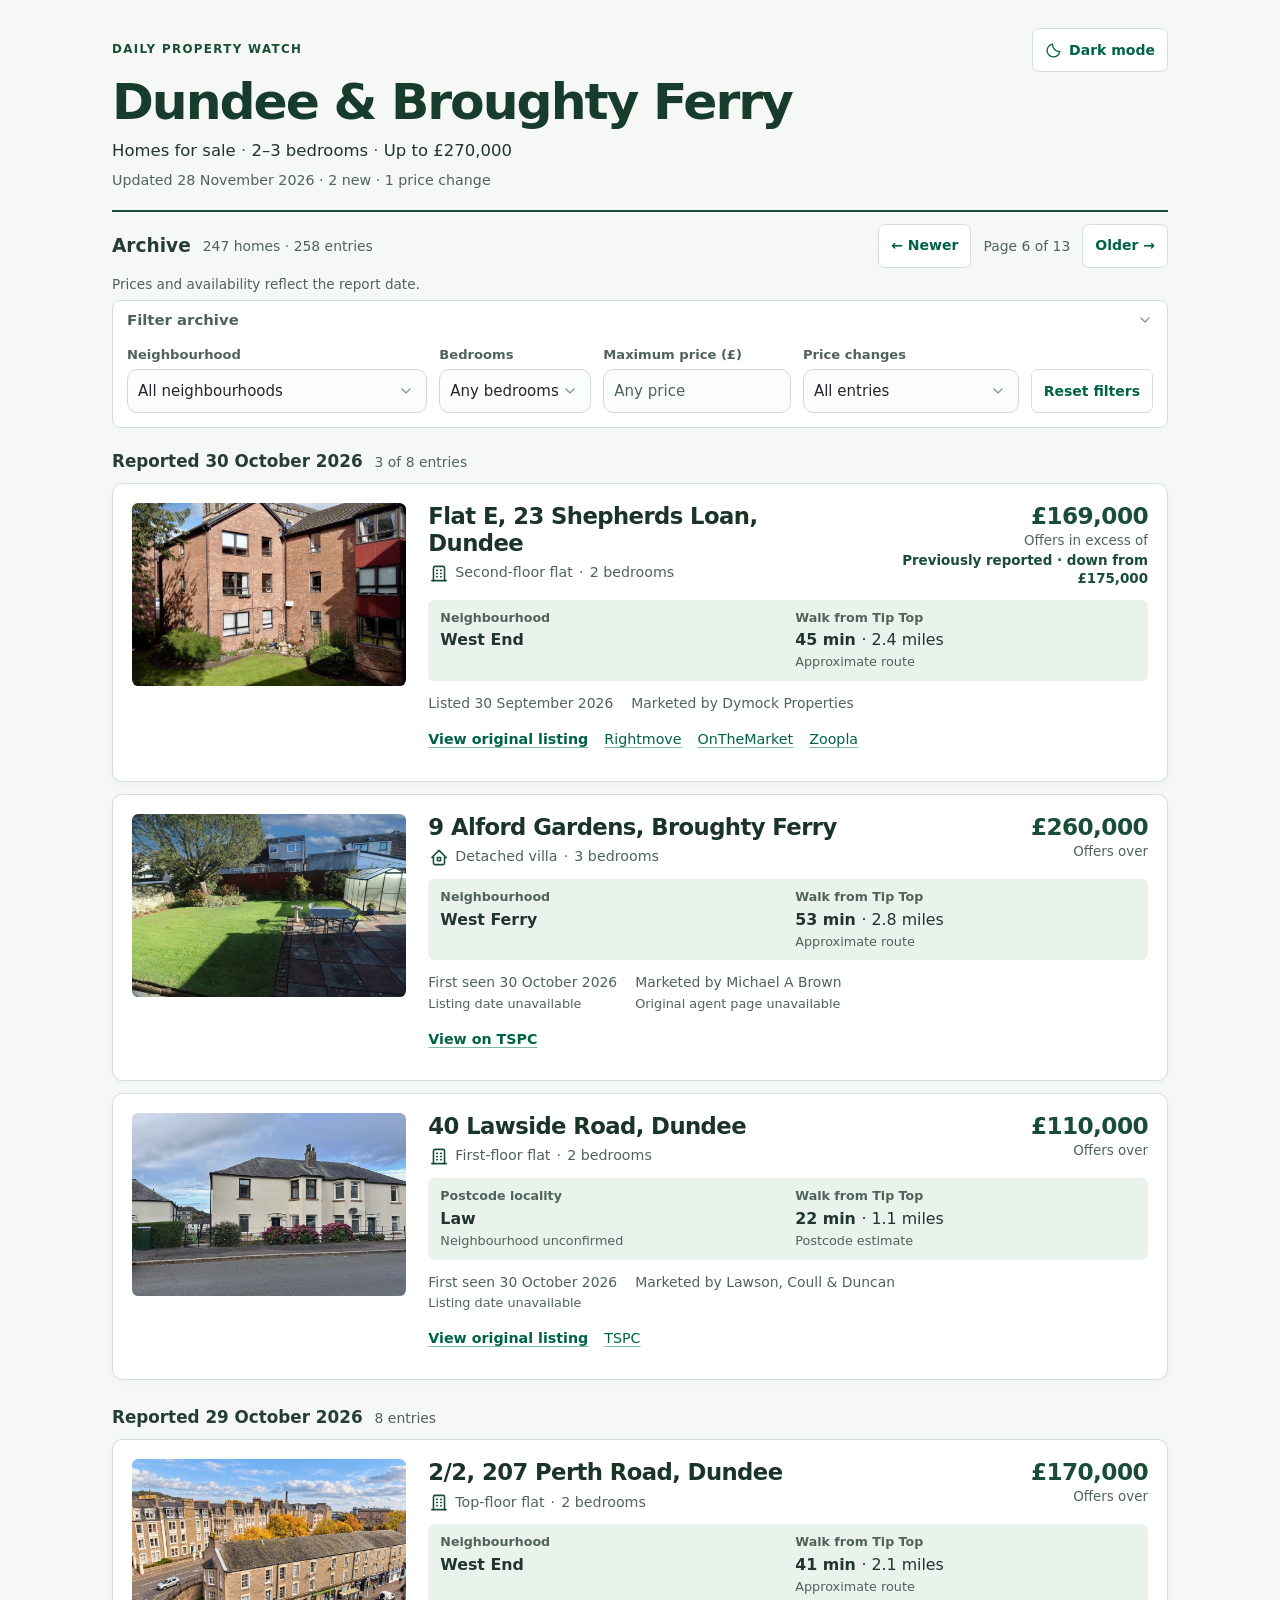
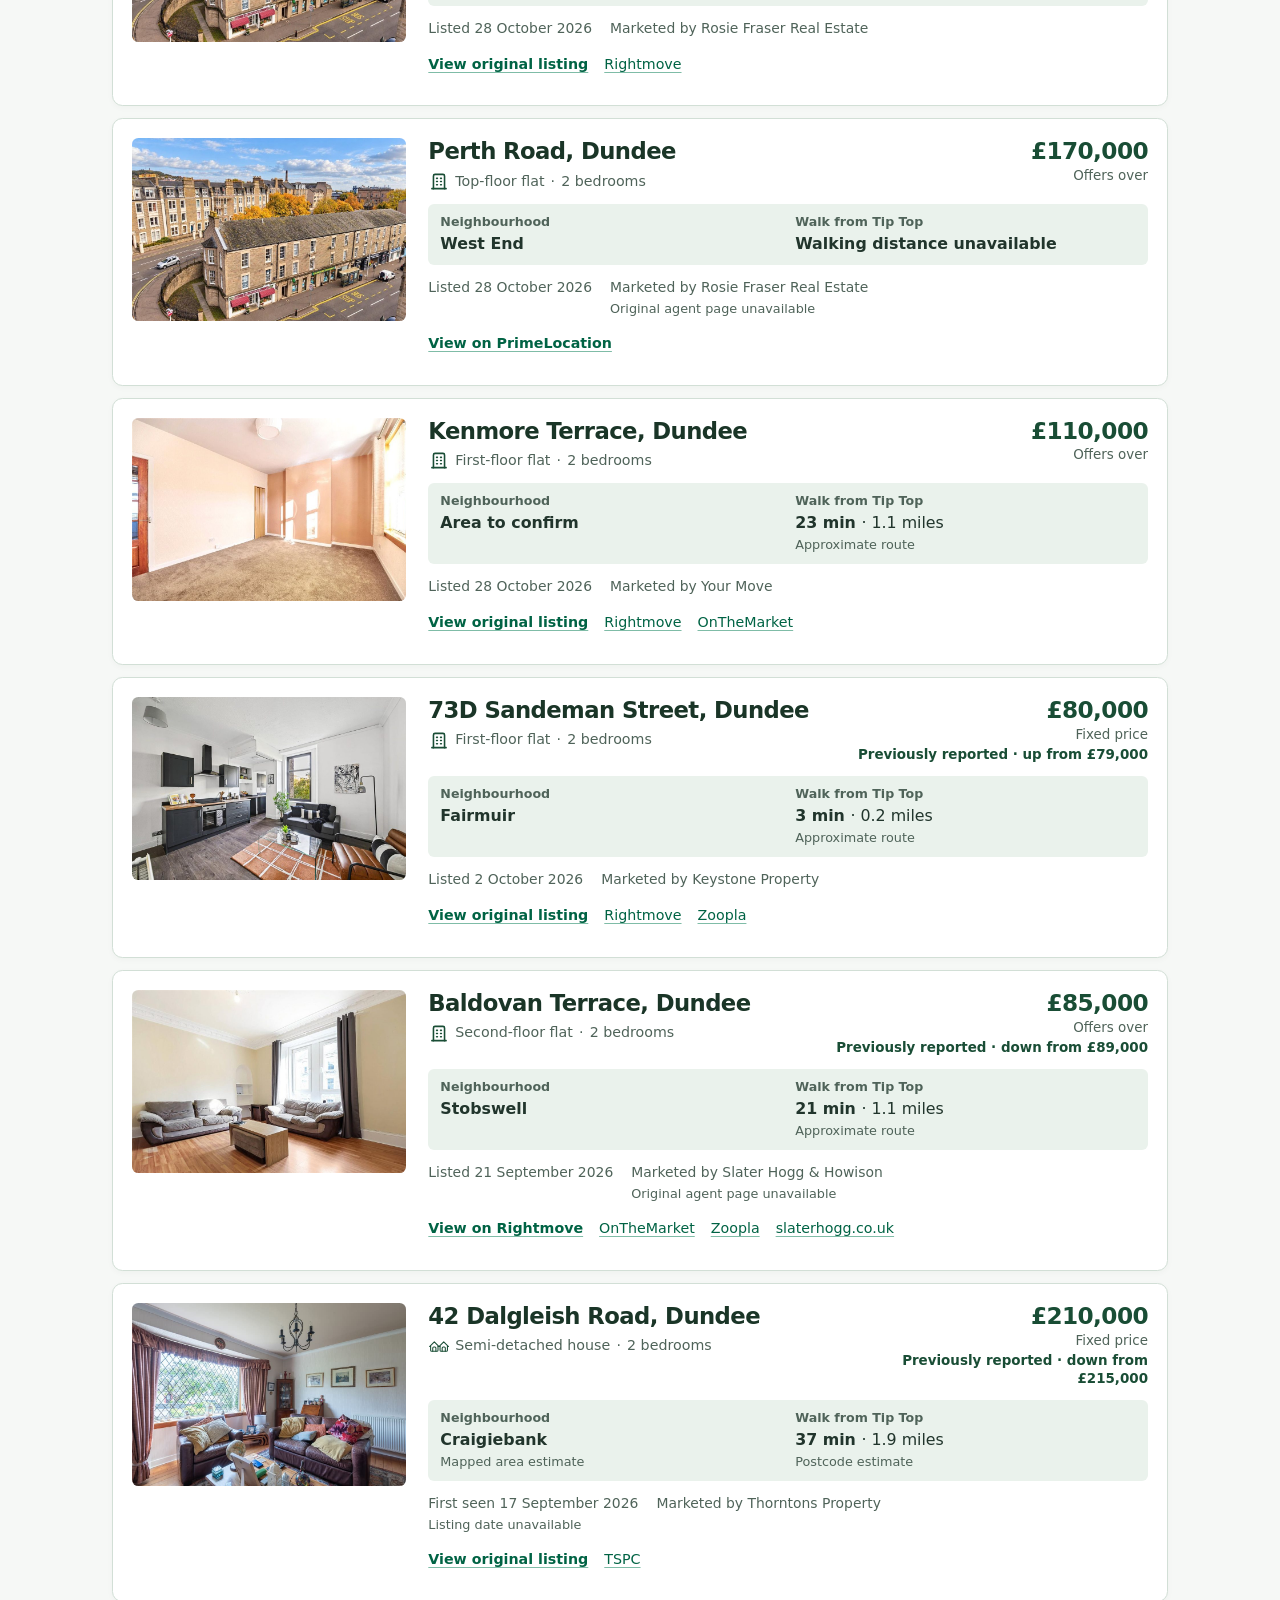
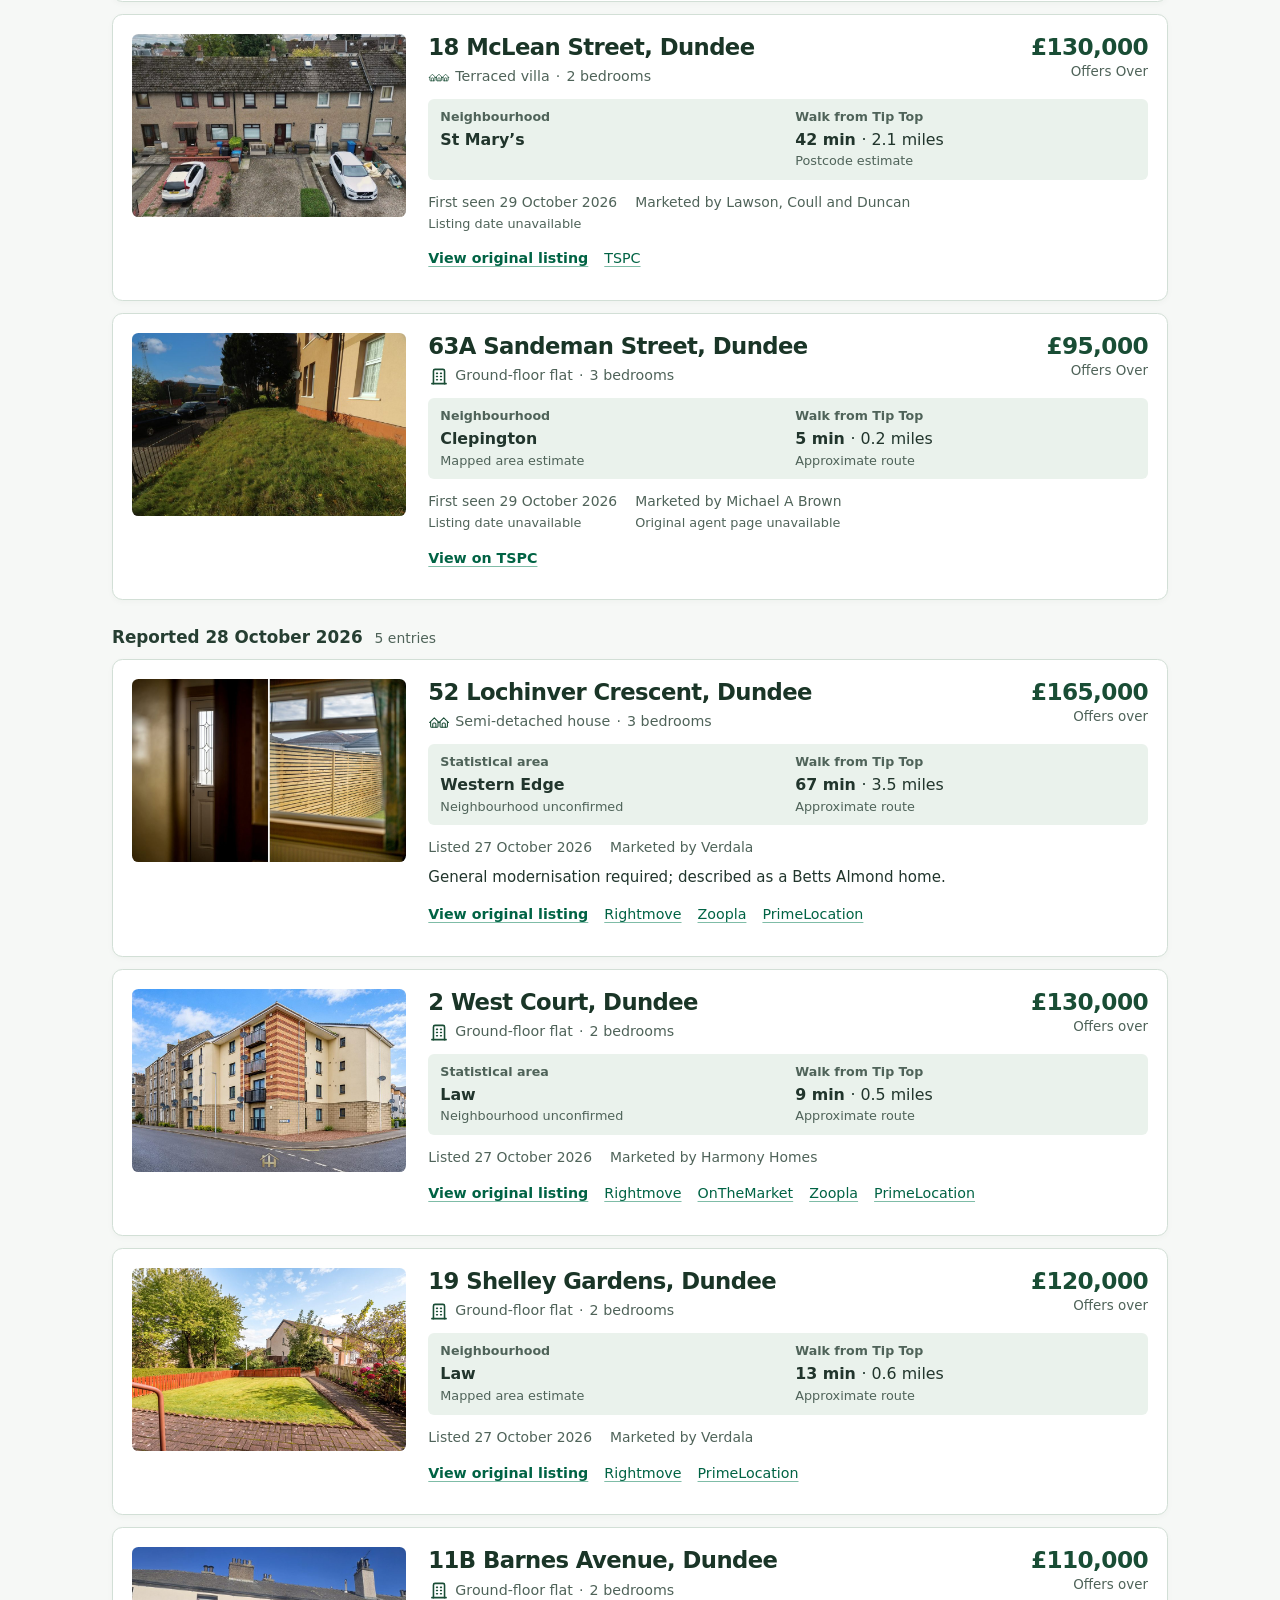
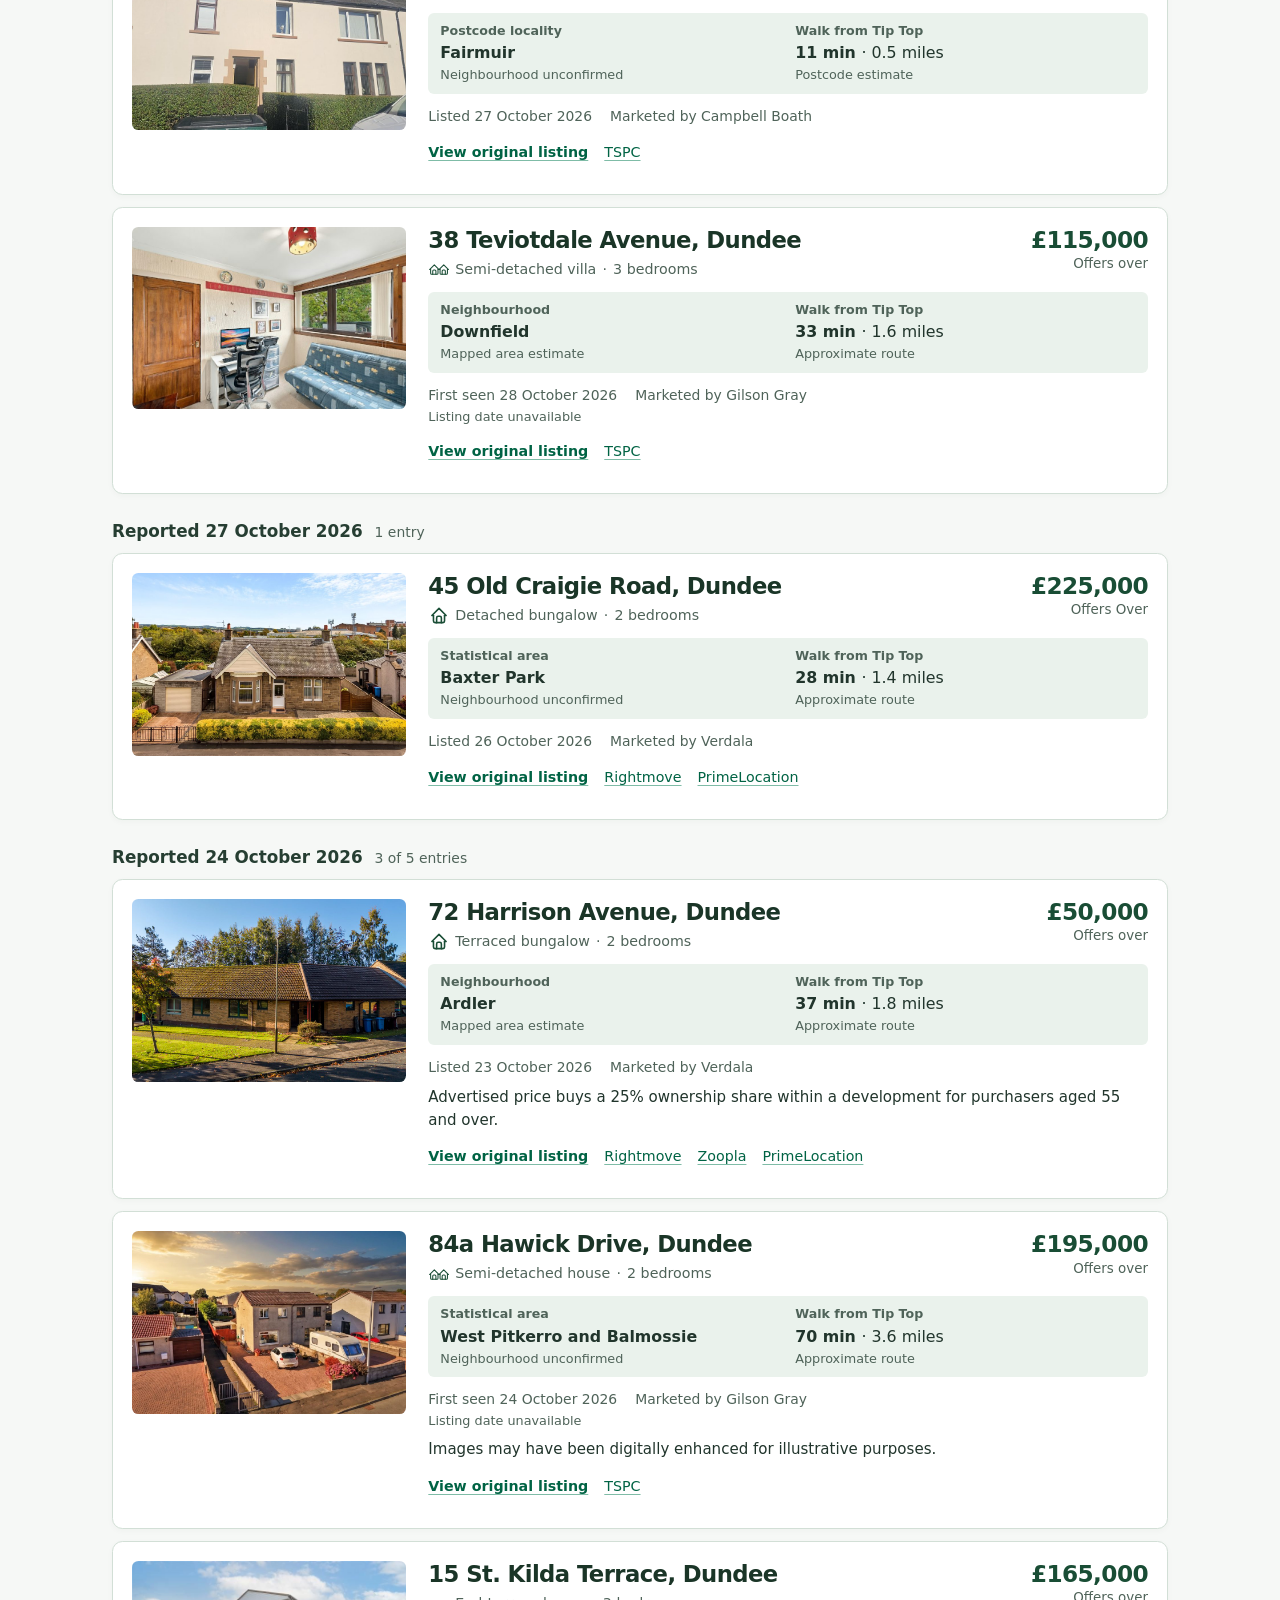
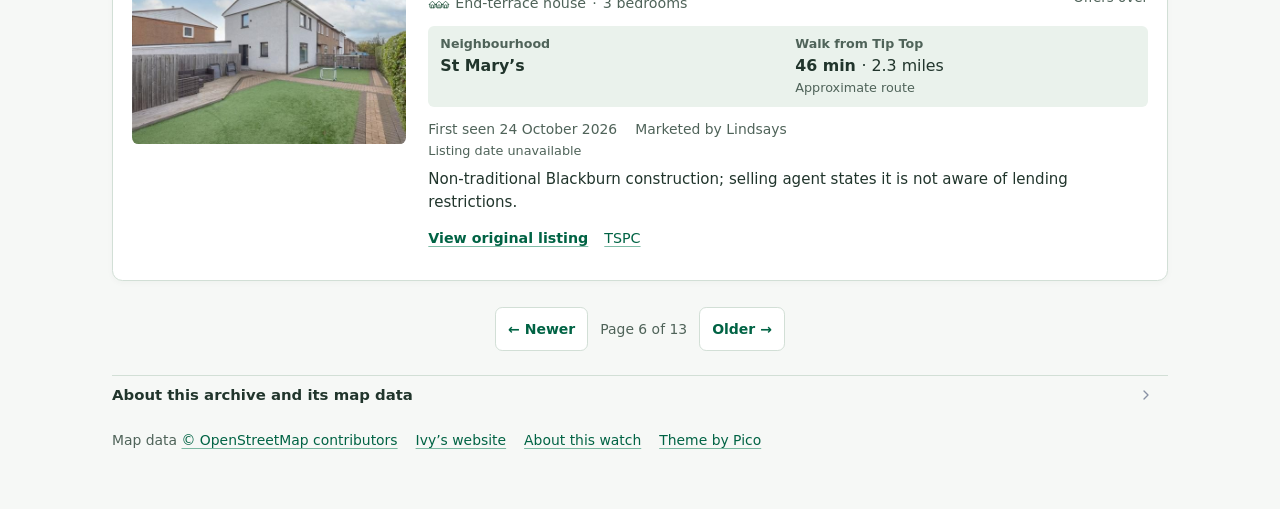
<file: page-6.html>
<!doctype html>
<html lang="en-GB" data-theme="light">
  <head>
    <meta charset="utf-8">
    <meta name="viewport" content="width=device-width, initial-scale=1">
    <meta name="robots" content="noindex,follow">
    <meta name="theme-color" content="#147d59">
    <meta name="description" content="A daily archive of homes for sale in Dundee and Broughty Ferry with 2–3 bedrooms and advertised prices up to £270,000.">
    <title>Dundee property watch · Page 6</title>
    <link rel="icon" href="assets/favicon.svg" type="image/svg+xml">
    <script src="assets/theme.js?v=870e5515ad174629"></script>
    <link rel="stylesheet" href="assets/pico.jade.min.css?v=dc3885c4785f04e3">
    <link rel="stylesheet" href="assets/report.css?v=8f64a7f69e3fd281">
    <script defer src="assets/archive.js?v=9dd3be0c944e0953"></script>
  </head>
  <body>
    <a class="skip-link" href="#properties">Skip to properties</a>
    <main class="container">
      <header class="masthead">
        <div class="masthead-top">
          <p class="eyebrow">Daily property watch</p>
          <button id="theme-toggle" class="theme-toggle" type="button" aria-pressed="false" hidden>
            <svg viewBox="0 0 24 24" fill="none" stroke="currentColor" stroke-width="1.8" stroke-linecap="round" stroke-linejoin="round" aria-hidden="true">
              <path d="M20.9 13.2A9 9 0 0 1 10.8 3.1 9 9 0 1 0 20.9 13.2Z"/>
            </svg>
            <span>Dark mode</span>
          </button>
        </div>
        <h1>Dundee &amp; Broughty Ferry</h1>
        <p class="criteria">Homes for sale <span>·</span> 2–3 bedrooms <span>·</span> Up to £270,000</p>
        <p class="update">Updated <time datetime="2026-11-28">28 November 2026</time> <span>· 2 new · 1 price change</span></p>
      </header>
      <div class="archive-tools">
        <div class="archive-title">
          <h2>Archive</h2>
          <p>247 homes · 258 entries</p>
        </div>
        <nav class="pagination" aria-label="Property pages">
          <a href="page-5.html" rel="prev">← Newer</a>
          <span>Page 6 of 13</span>
          <a href="page-7.html" rel="next">Older →</a>
        </nav>
        <p class="archive-note">Prices and availability reflect the report date.</p>
        <div id="archive-filters" class="archive-filters" data-page="6" data-pages="13" data-total="258" data-version="451695fd3c8bae94" hidden>
          <details class="filter-panel">
            <summary>Filter archive <span class="filter-active-count" hidden></span></summary>
            <form class="filter-fields" aria-label="Filter archive" aria-controls="properties">
              <label class="filter-field">
                <span class="filter-label">Neighbourhood</span>
                <select name="area">
                  <option value="">All neighbourhoods</option>
                  <option value="ardler">Ardler</option>
                  <option value="balgay">Balgay</option>
                  <option value="balgillo">Balgillo</option>
                  <option value="ballumbie">Ballumbie</option>
                  <option value="barnhill">Barnhill</option>
                  <option value="baxter park">Baxter Park</option>
                  <option value="broughty ferry">Broughty Ferry</option>
                  <option value="central broughty ferry">Central Broughty Ferry</option>
                  <option value="central ferry">Central Ferry</option>
                  <option value="charleston">Charleston</option>
                  <option value="city centre">City Centre</option>
                  <option value="city quay">City Quay</option>
                  <option value="city-centre">city-centre</option>
                  <option value="claypotts">Claypotts</option>
                  <option value="clepington">Clepington</option>
                  <option value="coldside">Coldside</option>
                  <option value="craigiebank">Craigiebank</option>
                  <option value="douglas">Douglas</option>
                  <option value="downfield">Downfield</option>
                  <option value="dryburgh">Dryburgh</option>
                  <option value="dundee">Dundee</option>
                  <option value="dykes of gray">Dykes of Gray</option>
                  <option value="eastport">Eastport</option>
                  <option value="fairmuir">Fairmuir</option>
                  <option value="fintry">Fintry</option>
                  <option value="hilltown">Hilltown</option>
                  <option value="hilltown / law">Hilltown / Law</option>
                  <option value="kirkton">Kirkton</option>
                  <option value="law">Law</option>
                  <option value="linlathen">Linlathen</option>
                  <option value="lochee">Lochee</option>
                  <option value="lochee east">Lochee East</option>
                  <option value="maryfield">Maryfield</option>
                  <option value="menzieshill">Menzieshill</option>
                  <option value="mid craigie">Mid Craigie</option>
                  <option value="north-west of dundee">north-west of Dundee</option>
                  <option value="panmurefield">Panmurefield</option>
                  <option value="pitkerro">Pitkerro</option>
                  <option value="riverside">Riverside</option>
                  <option value="st mary’s">St Mary’s</option>
                  <option value="stobswell">Stobswell</option>
                  <option value="strathmartine">Strathmartine</option>
                  <option value="the glens">The Glens</option>
                  <option value="west end">West End</option>
                  <option value="west ferry">West Ferry</option>
                  <option value="west ferry / broughty ferry">West Ferry / Broughty Ferry</option>
                  <option value="whitfield">Whitfield</option>
                  <option value="woodside">Woodside</option>
                  <option value="neighbourhood unconfirmed">Neighbourhood unconfirmed</option>
                </select>
              </label>
              <label class="filter-field">
                <span class="filter-label">Bedrooms</span>
                <select name="beds">
                  <option value="">Any bedrooms</option>
                  <option value="2">2 bedrooms</option>
                  <option value="3">3 bedrooms</option>
                </select>
              </label>
              <label class="filter-field">
                <span class="filter-label">Maximum price (£)</span>
                <input type="number" name="price" inputmode="numeric" min="0" step="1" placeholder="Any price">
              </label>
              <label class="filter-field">
                <span class="filter-label">Price changes</span>
                <select name="change">
                  <option value="">All entries</option>
                  <option value="changed">All price changes</option>
                  <option value="reduced">Price reductions</option>
                  <option value="increased">Price increases</option>
                </select>
              </label>
              <div class="filter-actions">
                <button class="filter-reset" type="reset">Reset filters</button>
              </div>
            </form>
          </details>
          <div class="filter-feedback">
            <p id="filter-status" class="filter-status" role="status" aria-atomic="true"></p>
            <button type="button" class="filter-retry" hidden>Retry</button>
          </div>
        </div>
      </div>
      <div id="properties" tabindex="-1">
        <section class="report-day" data-day="2026-10-30">
          <div class="day-heading">
            <h2>Reported <time datetime="2026-10-30">30 October 2026</time></h2>
            <span data-day-count>3 of 8 entries</span>
          </div>
          <div data-cards>
            <article class="property-card has-photo" data-area="west end" data-beds="2" data-price="169000" data-change="reduced">
              <div class="card-heading">
                <div class="identity">
                  <h3>Flat E, 23 Shepherds Loan, Dundee</h3>
                  <div class="property-summary">
                    <span class="property-type type-flat"><svg viewBox="0 0 24 24" fill="none" stroke="currentColor" stroke-width="2" stroke-linecap="round" stroke-linejoin="round" aria-hidden="true" focusable="false"><path d="M3 21l18 0" /><path d="M9 8l1 0" /><path d="M9 12l1 0" /><path d="M9 16l1 0" /><path d="M14 8l1 0" /><path d="M14 12l1 0" /><path d="M14 16l1 0" /><path d="M5 21v-16a2 2 0 0 1 2 -2h10a2 2 0 0 1 2 2v16" /></svg><span>Second-floor flat</span></span>
                    <span>2 bedrooms</span>
                  </div>
                </div>
                <div class="asking">
                  <span class="price">£169,000</span>
                  <span class="qualifier">Offers in excess of</span>
                  <span class="price-change">Previously reported · down from £175,000</span>
                </div>
              </div>
              <dl class="property-location">
                <div class="area">
                  <dt>Neighbourhood</dt>
                  <dd>West End</dd>
                </div>
                <div class="walking">
                  <dt>Walk from Tip Top</dt>
                  <dd>45 min <span class="distance">· 2.4 miles</span><small>Approximate route</small></dd>
                </div>
              </dl>
              <figure class="photo">
                <a href="https://dymockproperties.com/property?id=1010-0647-cba8-22ad&amp;type=sale" aria-label="View listing for Flat E, 23 Shepherds Loan, Dundee">
                  <img src="images/2ff03c9d7838040a2877249a8e0b6790be63d62d7827cc5233a8e79cac3f9e85.jpg" alt="Flat E, 23 Shepherds Loan, Dundee" loading="lazy" decoding="async" width="640" height="427"
                       onerror="this.closest('article').classList.remove('has-photo');this.closest('figure').remove()">
                </a>
              </figure>
              <div class="card-detail">
                <div class="listing-meta">
                  <p class="date">Listed <time datetime="2026-09-30">30 September 2026</time></p>
                  <p class="agent">Marketed by Dymock Properties</p>
                </div>
                <nav class="links" aria-label="Listings for Flat E, 23 Shepherds Loan, Dundee">
                  <a class="original" href="https://dymockproperties.com/property?id=1010-0647-cba8-22ad&amp;type=sale" rel="noopener noreferrer">View original listing</a>
                  <a href="https://www.rightmove.co.uk/properties/93739536" rel="noopener noreferrer">Rightmove</a>
                  <a href="https://www.onthemarket.com/details/20441217/" rel="noopener noreferrer">OnTheMarket</a>
                  <a href="https://www.zoopla.co.uk/for-sale/details/74371650/" rel="noopener noreferrer">Zoopla</a>
                </nav>
              </div>
            </article>
            <article class="property-card has-photo" data-area="west ferry" data-beds="3" data-price="260000" data-change="">
              <div class="card-heading">
                <div class="identity">
                  <h3>9 Alford Gardens, Broughty Ferry</h3>
                  <div class="property-summary">
                    <span class="property-type type-detached"><svg viewBox="0 0 24 24" fill="none" stroke="currentColor" stroke-width="2" stroke-linecap="round" stroke-linejoin="round" aria-hidden="true" focusable="false"><path d="M5 12l-2 0l9 -9l9 9l-2 0" /><path d="M5 12v7a2 2 0 0 0 2 2h10a2 2 0 0 0 2 -2v-7" /><path d="M10 12h4v4h-4l0 -4" /></svg><span>Detached villa</span></span>
                    <span>3 bedrooms</span>
                  </div>
                </div>
                <div class="asking">
                  <span class="price">£260,000</span>
                  <span class="qualifier">Offers over</span>
                </div>
              </div>
              <dl class="property-location">
                <div class="area">
                  <dt>Neighbourhood</dt>
                  <dd>West Ferry</dd>
                </div>
                <div class="walking">
                  <dt>Walk from Tip Top</dt>
                  <dd>53 min <span class="distance">· 2.8 miles</span><small>Approximate route</small></dd>
                </div>
              </dl>
              <figure class="photo">
                <a href="https://tspc.co.uk/property/3-Bed-Detached-Villa-For-Sale-9-Alford-Gardens-Broughty-Ferry-Dundee-DD5-1QY" aria-label="View listing for 9 Alford Gardens, Broughty Ferry">
                  <img src="images/4d67a864e6feec121b1020622f0764dc20e2166d790904c41f701ec8cfeafd0a.jpg" alt="9 Alford Gardens, Broughty Ferry" loading="lazy" decoding="async" width="640" height="427"
                       onerror="this.closest('article').classList.remove('has-photo');this.closest('figure').remove()">
                </a>
              </figure>
              <div class="card-detail">
                <div class="listing-meta">
                  <p class="date">First seen <time datetime="2026-10-30">30 October 2026</time><span class="date-note">Listing date unavailable</span></p>
                  <p class="agent">Marketed by Michael A Brown<span class="date-note">Original agent page unavailable</span></p>
                </div>
                <nav class="links" aria-label="Listings for 9 Alford Gardens, Broughty Ferry">
                  <a class="original" href="https://tspc.co.uk/property/3-Bed-Detached-Villa-For-Sale-9-Alford-Gardens-Broughty-Ferry-Dundee-DD5-1QY" rel="noopener noreferrer">View on TSPC</a>
                </nav>
              </div>
            </article>
            <article class="property-card has-photo" data-area="neighbourhood unconfirmed" data-beds="2" data-price="110000" data-change="">
              <div class="card-heading">
                <div class="identity">
                  <h3>40 Lawside Road, Dundee</h3>
                  <div class="property-summary">
                    <span class="property-type type-flat"><svg viewBox="0 0 24 24" fill="none" stroke="currentColor" stroke-width="2" stroke-linecap="round" stroke-linejoin="round" aria-hidden="true" focusable="false"><path d="M3 21l18 0" /><path d="M9 8l1 0" /><path d="M9 12l1 0" /><path d="M9 16l1 0" /><path d="M14 8l1 0" /><path d="M14 12l1 0" /><path d="M14 16l1 0" /><path d="M5 21v-16a2 2 0 0 1 2 -2h10a2 2 0 0 1 2 2v16" /></svg><span>First-floor flat</span></span>
                    <span>2 bedrooms</span>
                  </div>
                </div>
                <div class="asking">
                  <span class="price">£110,000</span>
                  <span class="qualifier">Offers over</span>
                </div>
              </div>
              <dl class="property-location">
                <div class="area">
                  <dt>Postcode locality</dt>
                  <dd>Law<small>Neighbourhood unconfirmed</small></dd>
                </div>
                <div class="walking">
                  <dt>Walk from Tip Top</dt>
                  <dd>22 min <span class="distance">· 1.1 miles</span><small>Postcode estimate</small></dd>
                </div>
              </dl>
              <figure class="photo">
                <a href="https://www.lawsoncoullduncan.co.uk/40-lawside-road--dundee-dd36be" aria-label="View listing for 40 Lawside Road, Dundee">
                  <img src="images/42005ced5b598dcc9839348346aecdf236c5e96a87fe86d4848fb4592a6bc24f.jpg" alt="40 Lawside Road, Dundee" loading="lazy" decoding="async" width="640" height="427"
                       onerror="this.closest('article').classList.remove('has-photo');this.closest('figure').remove()">
                </a>
              </figure>
              <div class="card-detail">
                <div class="listing-meta">
                  <p class="date">First seen <time datetime="2026-10-30">30 October 2026</time><span class="date-note">Listing date unavailable</span></p>
                  <p class="agent">Marketed by Lawson, Coull &amp; Duncan</p>
                </div>
                <nav class="links" aria-label="Listings for 40 Lawside Road, Dundee">
                  <a class="original" href="https://www.lawsoncoullduncan.co.uk/40-lawside-road--dundee-dd36be" rel="noopener noreferrer">View original listing</a>
                  <a href="https://tspc.co.uk/property/2-Bed-First-Floor-Flat-For-Sale-40-Lawside-Road-Dundee-DD3-6BE" rel="noopener noreferrer">TSPC</a>
                </nav>
              </div>
            </article>
          </div>
        </section>
        <section class="report-day" data-day="2026-10-29">
          <div class="day-heading">
            <h2>Reported <time datetime="2026-10-29">29 October 2026</time></h2>
            <span data-day-count>8 entries</span>
          </div>
          <div data-cards>
            <article class="property-card has-photo" data-area="west end" data-beds="2" data-price="170000" data-change="">
              <div class="card-heading">
                <div class="identity">
                  <h3>2/2, 207 Perth Road, Dundee</h3>
                  <div class="property-summary">
                    <span class="property-type type-flat"><svg viewBox="0 0 24 24" fill="none" stroke="currentColor" stroke-width="2" stroke-linecap="round" stroke-linejoin="round" aria-hidden="true" focusable="false"><path d="M3 21l18 0" /><path d="M9 8l1 0" /><path d="M9 12l1 0" /><path d="M9 16l1 0" /><path d="M14 8l1 0" /><path d="M14 12l1 0" /><path d="M14 16l1 0" /><path d="M5 21v-16a2 2 0 0 1 2 -2h10a2 2 0 0 1 2 2v16" /></svg><span>Top-floor flat</span></span>
                    <span>2 bedrooms</span>
                  </div>
                </div>
                <div class="asking">
                  <span class="price">£170,000</span>
                  <span class="qualifier">Offers over</span>
                </div>
              </div>
              <dl class="property-location">
                <div class="area">
                  <dt>Neighbourhood</dt>
                  <dd>West End</dd>
                </div>
                <div class="walking">
                  <dt>Walk from Tip Top</dt>
                  <dd>41 min <span class="distance">· 2.1 miles</span><small>Approximate route</small></dd>
                </div>
              </dl>
              <figure class="photo">
                <a href="https://www.rosiefraserrealestate.com/property-details/35024227/-/dundee/207-1" aria-label="View listing for 2/2, 207 Perth Road, Dundee">
                  <img src="images/50fcc322124dbd8268cc783acf892a3b7be44a910154118715033f2781f99650.jpg" alt="2/2, 207 Perth Road, Dundee" loading="lazy" decoding="async" width="640" height="427"
                       onerror="this.closest('article').classList.remove('has-photo');this.closest('figure').remove()">
                </a>
              </figure>
              <div class="card-detail">
                <div class="listing-meta">
                  <p class="date">Listed <time datetime="2026-10-28">28 October 2026</time></p>
                  <p class="agent">Marketed by Rosie Fraser Real Estate</p>
                </div>
                <nav class="links" aria-label="Listings for 2/2, 207 Perth Road, Dundee">
                  <a class="original" href="https://www.rosiefraserrealestate.com/property-details/35024227/-/dundee/207-1" rel="noopener noreferrer">View original listing</a>
                  <a href="https://www.rightmove.co.uk/properties/94834335" rel="noopener noreferrer">Rightmove</a>
                </nav>
              </div>
            </article>
            <article class="property-card has-photo" data-area="west end" data-beds="2" data-price="170000" data-change="">
              <div class="card-heading">
                <div class="identity">
                  <h3>Perth Road, Dundee</h3>
                  <div class="property-summary">
                    <span class="property-type type-flat"><svg viewBox="0 0 24 24" fill="none" stroke="currentColor" stroke-width="2" stroke-linecap="round" stroke-linejoin="round" aria-hidden="true" focusable="false"><path d="M3 21l18 0" /><path d="M9 8l1 0" /><path d="M9 12l1 0" /><path d="M9 16l1 0" /><path d="M14 8l1 0" /><path d="M14 12l1 0" /><path d="M14 16l1 0" /><path d="M5 21v-16a2 2 0 0 1 2 -2h10a2 2 0 0 1 2 2v16" /></svg><span>Top-floor flat</span></span>
                    <span>2 bedrooms</span>
                  </div>
                </div>
                <div class="asking">
                  <span class="price">£170,000</span>
                  <span class="qualifier">Offers over</span>
                </div>
              </div>
              <dl class="property-location">
                <div class="area">
                  <dt>Neighbourhood</dt>
                  <dd>West End</dd>
                </div>
                <div class="walking">
                  <dt>Walk from Tip Top</dt>
                  <dd>Walking distance unavailable</dd>
                </div>
              </dl>
              <figure class="photo">
                <a href="https://www.primelocation.com/for-sale/details/74620495/" aria-label="View listing for Perth Road, Dundee">
                  <img src="images/51dc033a47e59edc824b10e6a1849aed7a68445142097cafa7163f4a332a6b3f.jpg" alt="Perth Road, Dundee" loading="lazy" decoding="async" width="640" height="427"
                       onerror="this.closest('article').classList.remove('has-photo');this.closest('figure').remove()">
                </a>
              </figure>
              <div class="card-detail">
                <div class="listing-meta">
                  <p class="date">Listed <time datetime="2026-10-28">28 October 2026</time></p>
                  <p class="agent">Marketed by Rosie Fraser Real Estate<span class="date-note">Original agent page unavailable</span></p>
                </div>
                <nav class="links" aria-label="Listings for Perth Road, Dundee">
                  <a class="original" href="https://www.primelocation.com/for-sale/details/74620495/" rel="noopener noreferrer">View on PrimeLocation</a>
                </nav>
              </div>
            </article>
            <article class="property-card has-photo" data-area="neighbourhood unconfirmed" data-beds="2" data-price="110000" data-change="">
              <div class="card-heading">
                <div class="identity">
                  <h3>Kenmore Terrace, Dundee</h3>
                  <div class="property-summary">
                    <span class="property-type type-flat"><svg viewBox="0 0 24 24" fill="none" stroke="currentColor" stroke-width="2" stroke-linecap="round" stroke-linejoin="round" aria-hidden="true" focusable="false"><path d="M3 21l18 0" /><path d="M9 8l1 0" /><path d="M9 12l1 0" /><path d="M9 16l1 0" /><path d="M14 8l1 0" /><path d="M14 12l1 0" /><path d="M14 16l1 0" /><path d="M5 21v-16a2 2 0 0 1 2 -2h10a2 2 0 0 1 2 2v16" /></svg><span>First-floor flat</span></span>
                    <span>2 bedrooms</span>
                  </div>
                </div>
                <div class="asking">
                  <span class="price">£110,000</span>
                  <span class="qualifier">Offers over</span>
                </div>
              </div>
              <dl class="property-location">
                <div class="area">
                  <dt>Neighbourhood</dt>
                  <dd>Area to confirm</dd>
                </div>
                <div class="walking">
                  <dt>Walk from Tip Top</dt>
                  <dd>23 min <span class="distance">· 1.1 miles</span><small>Approximate route</small></dd>
                </div>
              </dl>
              <figure class="photo">
                <a href="https://www.your-move.co.uk/property/flat-for-sale-kenmore-terrace-dundee-dd3-id-mon260224" aria-label="View listing for Kenmore Terrace, Dundee">
                  <img src="images/5c608336b2f468fc4a692b862403b109695c09d8b697f697b35832a6a205cc6c.jpg" alt="Kenmore Terrace, Dundee" loading="lazy" decoding="async" width="640" height="427"
                       onerror="this.closest('article').classList.remove('has-photo');this.closest('figure').remove()">
                </a>
              </figure>
              <div class="card-detail">
                <div class="listing-meta">
                  <p class="date">Listed <time datetime="2026-10-28">28 October 2026</time></p>
                  <p class="agent">Marketed by Your Move</p>
                </div>
                <nav class="links" aria-label="Listings for Kenmore Terrace, Dundee">
                  <a class="original" href="https://www.your-move.co.uk/property/flat-for-sale-kenmore-terrace-dundee-dd3-id-mon260224" rel="noopener noreferrer">View original listing</a>
                  <a href="https://www.rightmove.co.uk/properties/94819509" rel="noopener noreferrer">Rightmove</a>
                  <a href="https://www.onthemarket.com/details/20640112/" rel="noopener noreferrer">OnTheMarket</a>
                </nav>
              </div>
            </article>
            <article class="property-card has-photo" data-area="fairmuir" data-beds="2" data-price="80000" data-change="increased">
              <div class="card-heading">
                <div class="identity">
                  <h3>73D Sandeman Street, Dundee</h3>
                  <div class="property-summary">
                    <span class="property-type type-flat"><svg viewBox="0 0 24 24" fill="none" stroke="currentColor" stroke-width="2" stroke-linecap="round" stroke-linejoin="round" aria-hidden="true" focusable="false"><path d="M3 21l18 0" /><path d="M9 8l1 0" /><path d="M9 12l1 0" /><path d="M9 16l1 0" /><path d="M14 8l1 0" /><path d="M14 12l1 0" /><path d="M14 16l1 0" /><path d="M5 21v-16a2 2 0 0 1 2 -2h10a2 2 0 0 1 2 2v16" /></svg><span>First-floor flat</span></span>
                    <span>2 bedrooms</span>
                  </div>
                </div>
                <div class="asking">
                  <span class="price">£80,000</span>
                  <span class="qualifier">Fixed price</span>
                  <span class="price-change">Previously reported · up from £79,000</span>
                </div>
              </div>
              <dl class="property-location">
                <div class="area">
                  <dt>Neighbourhood</dt>
                  <dd>Fairmuir</dd>
                </div>
                <div class="walking">
                  <dt>Walk from Tip Top</dt>
                  <dd>3 min <span class="distance">· 0.2 miles</span><small>Approximate route</small></dd>
                </div>
              </dl>
              <figure class="photo">
                <a href="https://www.thekeystoneproperty.com/property/261/" aria-label="View listing for 73D Sandeman Street, Dundee">
                  <img src="images/3d5706a81435dabc538284f9deae1a70718122bd48654e2410c9187af33eb633.jpg" alt="73D Sandeman Street, Dundee" loading="lazy" decoding="async" width="640" height="427"
                       onerror="this.closest('article').classList.remove('has-photo');this.closest('figure').remove()">
                </a>
              </figure>
              <div class="card-detail">
                <div class="listing-meta">
                  <p class="date">Listed <time datetime="2026-10-02">2 October 2026</time></p>
                  <p class="agent">Marketed by Keystone Property</p>
                </div>
                <nav class="links" aria-label="Listings for 73D Sandeman Street, Dundee">
                  <a class="original" href="https://www.thekeystoneproperty.com/property/261/" rel="noopener noreferrer">View original listing</a>
                  <a href="https://www.rightmove.co.uk/properties/93856056" rel="noopener noreferrer">Rightmove</a>
                  <a href="https://www.zoopla.co.uk/for-sale/details/74400965/" rel="noopener noreferrer">Zoopla</a>
                </nav>
              </div>
            </article>
            <article class="property-card has-photo" data-area="stobswell" data-beds="2" data-price="85000" data-change="reduced">
              <div class="card-heading">
                <div class="identity">
                  <h3>Baldovan Terrace, Dundee</h3>
                  <div class="property-summary">
                    <span class="property-type type-flat"><svg viewBox="0 0 24 24" fill="none" stroke="currentColor" stroke-width="2" stroke-linecap="round" stroke-linejoin="round" aria-hidden="true" focusable="false"><path d="M3 21l18 0" /><path d="M9 8l1 0" /><path d="M9 12l1 0" /><path d="M9 16l1 0" /><path d="M14 8l1 0" /><path d="M14 12l1 0" /><path d="M14 16l1 0" /><path d="M5 21v-16a2 2 0 0 1 2 -2h10a2 2 0 0 1 2 2v16" /></svg><span>Second-floor flat</span></span>
                    <span>2 bedrooms</span>
                  </div>
                </div>
                <div class="asking">
                  <span class="price">£85,000</span>
                  <span class="qualifier">Offers over</span>
                  <span class="price-change">Previously reported · down from £89,000</span>
                </div>
              </div>
              <dl class="property-location">
                <div class="area">
                  <dt>Neighbourhood</dt>
                  <dd>Stobswell</dd>
                </div>
                <div class="walking">
                  <dt>Walk from Tip Top</dt>
                  <dd>21 min <span class="distance">· 1.1 miles</span><small>Approximate route</small></dd>
                </div>
              </dl>
              <figure class="photo">
                <a href="https://www.rightmove.co.uk/properties/93370212" aria-label="View listing for Baldovan Terrace, Dundee">
                  <img src="images/0854e04fa48e3b20821fa21a3de81ba168391ee3f2dd29a81d3dc0ac85f606d7.jpg" alt="Baldovan Terrace, Dundee" loading="lazy" decoding="async" width="640" height="427"
                       onerror="this.closest('article').classList.remove('has-photo');this.closest('figure').remove()">
                </a>
              </figure>
              <div class="card-detail">
                <div class="listing-meta">
                  <p class="date">Listed <time datetime="2026-09-21">21 September 2026</time></p>
                  <p class="agent">Marketed by Slater Hogg &amp; Howison<span class="date-note">Original agent page unavailable</span></p>
                </div>
                <nav class="links" aria-label="Listings for Baldovan Terrace, Dundee">
                  <a class="original" href="https://www.rightmove.co.uk/properties/93370212" rel="noopener noreferrer">View on Rightmove</a>
                  <a href="https://www.onthemarket.com/details/20376051/" rel="noopener noreferrer">OnTheMarket</a>
                  <a href="https://www.zoopla.co.uk/for-sale/details/74292189/" rel="noopener noreferrer">Zoopla</a>
                  <a href="https://www.slaterhogg.co.uk/properties/22137500/sales" rel="noopener noreferrer">slaterhogg.co.uk</a>
                </nav>
              </div>
            </article>
            <article class="property-card has-photo" data-area="craigiebank" data-beds="2" data-price="210000" data-change="reduced">
              <div class="card-heading">
                <div class="identity">
                  <h3>42 Dalgleish Road, Dundee</h3>
                  <div class="property-summary">
                    <span class="property-type type-semi"><svg viewBox="0 0 28 24" fill="none" stroke="currentColor" stroke-width="2" stroke-linecap="round" stroke-linejoin="round" aria-hidden="true" focusable="false"><g transform="translate(0 4) scale(.67)"><path d="M5 12l-2 0l9 -9l9 9l-2 0" /><path d="M5 12v7a2 2 0 0 0 2 2h10a2 2 0 0 0 2 -2v-7" /><path d="M9 21v-6a2 2 0 0 1 2 -2h2a2 2 0 0 1 2 2v6" /></g><g transform="translate(12 4) scale(.67)"><path d="M5 12l-2 0l9 -9l9 9l-2 0" /><path d="M5 12v7a2 2 0 0 0 2 2h10a2 2 0 0 0 2 -2v-7" /><path d="M9 21v-6a2 2 0 0 1 2 -2h2a2 2 0 0 1 2 2v6" /></g></svg><span>Semi-detached house</span></span>
                    <span>2 bedrooms</span>
                  </div>
                </div>
                <div class="asking">
                  <span class="price">£210,000</span>
                  <span class="qualifier">Fixed price</span>
                  <span class="price-change">Previously reported · down from £215,000</span>
                </div>
              </div>
              <dl class="property-location">
                <div class="area">
                  <dt>Neighbourhood</dt>
                  <dd>Craigiebank<small>Mapped area estimate</small></dd>
                </div>
                <div class="walking">
                  <dt>Walk from Tip Top</dt>
                  <dd>37 min <span class="distance">· 1.9 miles</span><small>Postcode estimate</small></dd>
                </div>
              </dl>
              <figure class="photo">
                <a href="https://thorntons-property.co.uk/Dundee/DD4/42-Dalgleish-Road-2-bedroom-House" aria-label="View listing for 42 Dalgleish Road, Dundee">
                  <img src="images/ee4f87974105ef62b4a0c85c73220e26e1a33bce081ad497e457e62c1f24be36.jpg" alt="42 Dalgleish Road, Dundee" loading="lazy" decoding="async" width="640" height="427"
                       onerror="this.closest('article').classList.remove('has-photo');this.closest('figure').remove()">
                </a>
              </figure>
              <div class="card-detail">
                <div class="listing-meta">
                  <p class="date">First seen <time datetime="2026-09-17">17 September 2026</time><span class="date-note">Listing date unavailable</span></p>
                  <p class="agent">Marketed by Thorntons Property</p>
                </div>
                <nav class="links" aria-label="Listings for 42 Dalgleish Road, Dundee">
                  <a class="original" href="https://thorntons-property.co.uk/Dundee/DD4/42-Dalgleish-Road-2-bedroom-House" rel="noopener noreferrer">View original listing</a>
                  <a href="https://tspc.co.uk/property/2-Bed-Semi-Detached-Villa-For-Sale-42-Dalgleish-Road-Dundee-DD4-7JT/" rel="noopener noreferrer">TSPC</a>
                </nav>
              </div>
            </article>
            <article class="property-card has-photo" data-area="st mary’s" data-beds="2" data-price="130000" data-change="">
              <div class="card-heading">
                <div class="identity">
                  <h3>18 McLean Street, Dundee</h3>
                  <div class="property-summary">
                    <span class="property-type type-terrace"><svg viewBox="0 0 30 24" fill="none" stroke="currentColor" stroke-width="2" stroke-linecap="round" stroke-linejoin="round" aria-hidden="true" focusable="false"><g transform="translate(0 6) scale(.5)"><path d="M5 12l-2 0l9 -9l9 9l-2 0" /><path d="M5 12v7a2 2 0 0 0 2 2h10a2 2 0 0 0 2 -2v-7" /><path d="M9 21v-6a2 2 0 0 1 2 -2h2a2 2 0 0 1 2 2v6" /></g><g transform="translate(9 6) scale(.5)"><path d="M5 12l-2 0l9 -9l9 9l-2 0" /><path d="M5 12v7a2 2 0 0 0 2 2h10a2 2 0 0 0 2 -2v-7" /><path d="M9 21v-6a2 2 0 0 1 2 -2h2a2 2 0 0 1 2 2v6" /></g><g transform="translate(18 6) scale(.5)"><path d="M5 12l-2 0l9 -9l9 9l-2 0" /><path d="M5 12v7a2 2 0 0 0 2 2h10a2 2 0 0 0 2 -2v-7" /><path d="M9 21v-6a2 2 0 0 1 2 -2h2a2 2 0 0 1 2 2v6" /></g></svg><span>Terraced villa</span></span>
                    <span>2 bedrooms</span>
                  </div>
                </div>
                <div class="asking">
                  <span class="price">£130,000</span>
                  <span class="qualifier">Offers Over</span>
                </div>
              </div>
              <dl class="property-location">
                <div class="area">
                  <dt>Neighbourhood</dt>
                  <dd>St Mary’s</dd>
                </div>
                <div class="walking">
                  <dt>Walk from Tip Top</dt>
                  <dd>42 min <span class="distance">· 2.1 miles</span><small>Postcode estimate</small></dd>
                </div>
              </dl>
              <figure class="photo">
                <a href="https://www.lawsoncoullduncan.co.uk/18-mclean-street--dundee--dd39qj" aria-label="View listing for 18 McLean Street, Dundee">
                  <img src="images/149fbd44a7d16d93e2f9604a94cf1b7827c77f4a6a45c5b6975e52a09357bb33.jpg" alt="18 McLean Street, Dundee" loading="lazy" decoding="async" width="640" height="427"
                       onerror="this.closest('article').classList.remove('has-photo');this.closest('figure').remove()">
                </a>
              </figure>
              <div class="card-detail">
                <div class="listing-meta">
                  <p class="date">First seen <time datetime="2026-10-29">29 October 2026</time><span class="date-note">Listing date unavailable</span></p>
                  <p class="agent">Marketed by Lawson, Coull and Duncan</p>
                </div>
                <nav class="links" aria-label="Listings for 18 McLean Street, Dundee">
                  <a class="original" href="https://www.lawsoncoullduncan.co.uk/18-mclean-street--dundee--dd39qj" rel="noopener noreferrer">View original listing</a>
                  <a href="https://tspc.co.uk/property/2-Bed-Terraced-Villa-For-Sale-18-McLean-Street-Dundee-DD3-9QJ" rel="noopener noreferrer">TSPC</a>
                </nav>
              </div>
            </article>
            <article class="property-card has-photo" data-area="clepington" data-beds="3" data-price="95000" data-change="">
              <div class="card-heading">
                <div class="identity">
                  <h3>63A Sandeman Street, Dundee</h3>
                  <div class="property-summary">
                    <span class="property-type type-flat"><svg viewBox="0 0 24 24" fill="none" stroke="currentColor" stroke-width="2" stroke-linecap="round" stroke-linejoin="round" aria-hidden="true" focusable="false"><path d="M3 21l18 0" /><path d="M9 8l1 0" /><path d="M9 12l1 0" /><path d="M9 16l1 0" /><path d="M14 8l1 0" /><path d="M14 12l1 0" /><path d="M14 16l1 0" /><path d="M5 21v-16a2 2 0 0 1 2 -2h10a2 2 0 0 1 2 2v16" /></svg><span>Ground-floor flat</span></span>
                    <span>3 bedrooms</span>
                  </div>
                </div>
                <div class="asking">
                  <span class="price">£95,000</span>
                  <span class="qualifier">Offers Over</span>
                </div>
              </div>
              <dl class="property-location">
                <div class="area">
                  <dt>Neighbourhood</dt>
                  <dd>Clepington<small>Mapped area estimate</small></dd>
                </div>
                <div class="walking">
                  <dt>Walk from Tip Top</dt>
                  <dd>5 min <span class="distance">· 0.2 miles</span><small>Approximate route</small></dd>
                </div>
              </dl>
              <figure class="photo">
                <a href="https://tspc.co.uk/property/3-Bed-Ground-Floor-Flat-For-Sale-63A-Sandeman-Street-Dundee-DD3-7LD" aria-label="View listing for 63A Sandeman Street, Dundee">
                  <img src="images/a344399e4093cf0009bdbec911521d9def153dc23e85895947d935ce93e9f93d.jpg" alt="63A Sandeman Street, Dundee" loading="lazy" decoding="async" width="640" height="427"
                       onerror="this.closest('article').classList.remove('has-photo');this.closest('figure').remove()">
                </a>
              </figure>
              <div class="card-detail">
                <div class="listing-meta">
                  <p class="date">First seen <time datetime="2026-10-29">29 October 2026</time><span class="date-note">Listing date unavailable</span></p>
                  <p class="agent">Marketed by Michael A Brown<span class="date-note">Original agent page unavailable</span></p>
                </div>
                <nav class="links" aria-label="Listings for 63A Sandeman Street, Dundee">
                  <a class="original" href="https://tspc.co.uk/property/3-Bed-Ground-Floor-Flat-For-Sale-63A-Sandeman-Street-Dundee-DD3-7LD" rel="noopener noreferrer">View on TSPC</a>
                </nav>
              </div>
            </article>
          </div>
        </section>
        <section class="report-day" data-day="2026-10-28">
          <div class="day-heading">
            <h2>Reported <time datetime="2026-10-28">28 October 2026</time></h2>
            <span data-day-count>5 entries</span>
          </div>
          <div data-cards>
            <article class="property-card has-photo" data-area="neighbourhood unconfirmed" data-beds="3" data-price="165000" data-change="">
              <div class="card-heading">
                <div class="identity">
                  <h3>52 Lochinver Crescent, Dundee</h3>
                  <div class="property-summary">
                    <span class="property-type type-semi"><svg viewBox="0 0 28 24" fill="none" stroke="currentColor" stroke-width="2" stroke-linecap="round" stroke-linejoin="round" aria-hidden="true" focusable="false"><g transform="translate(0 4) scale(.67)"><path d="M5 12l-2 0l9 -9l9 9l-2 0" /><path d="M5 12v7a2 2 0 0 0 2 2h10a2 2 0 0 0 2 -2v-7" /><path d="M9 21v-6a2 2 0 0 1 2 -2h2a2 2 0 0 1 2 2v6" /></g><g transform="translate(12 4) scale(.67)"><path d="M5 12l-2 0l9 -9l9 9l-2 0" /><path d="M5 12v7a2 2 0 0 0 2 2h10a2 2 0 0 0 2 -2v-7" /><path d="M9 21v-6a2 2 0 0 1 2 -2h2a2 2 0 0 1 2 2v6" /></g></svg><span>Semi-detached house</span></span>
                    <span>3 bedrooms</span>
                  </div>
                </div>
                <div class="asking">
                  <span class="price">£165,000</span>
                  <span class="qualifier">Offers over</span>
                </div>
              </div>
              <dl class="property-location">
                <div class="area">
                  <dt>Statistical area</dt>
                  <dd>Western Edge<small>Neighbourhood unconfirmed</small></dd>
                </div>
                <div class="walking">
                  <dt>Walk from Tip Top</dt>
                  <dd>67 min <span class="distance">· 3.5 miles</span><small>Approximate route</small></dd>
                </div>
              </dl>
              <figure class="photo">
                <a href="https://verdala.co.uk/property/52-lochinver-crescent-dundee-dd2-4ty/" aria-label="View listing for 52 Lochinver Crescent, Dundee">
                  <img src="images/072ac196630e9382276d61fa56c6eb004b2805c6ef840bcf9f6ffac6bc252e8d.jpg" alt="52 Lochinver Crescent, Dundee" loading="lazy" decoding="async" width="640" height="427"
                       onerror="this.closest('article').classList.remove('has-photo');this.closest('figure').remove()">
                </a>
              </figure>
              <div class="card-detail">
                <div class="listing-meta">
                  <p class="date">Listed <time datetime="2026-10-27">27 October 2026</time></p>
                  <p class="agent">Marketed by Verdala</p>
                </div>
                <p class="notes">General modernisation required; described as a Betts Almond home.</p>
                <nav class="links" aria-label="Listings for 52 Lochinver Crescent, Dundee">
                  <a class="original" href="https://verdala.co.uk/property/52-lochinver-crescent-dundee-dd2-4ty/" rel="noopener noreferrer">View original listing</a>
                  <a href="https://www.rightmove.co.uk/properties/94797990" rel="noopener noreferrer">Rightmove</a>
                  <a href="https://www.zoopla.co.uk/for-sale/details/74615090/" rel="noopener noreferrer">Zoopla</a>
                  <a href="https://www.primelocation.com/for-sale/details/74615090/" rel="noopener noreferrer">PrimeLocation</a>
                </nav>
              </div>
            </article>
            <article class="property-card has-photo" data-area="neighbourhood unconfirmed" data-beds="2" data-price="130000" data-change="">
              <div class="card-heading">
                <div class="identity">
                  <h3>2 West Court, Dundee</h3>
                  <div class="property-summary">
                    <span class="property-type type-flat"><svg viewBox="0 0 24 24" fill="none" stroke="currentColor" stroke-width="2" stroke-linecap="round" stroke-linejoin="round" aria-hidden="true" focusable="false"><path d="M3 21l18 0" /><path d="M9 8l1 0" /><path d="M9 12l1 0" /><path d="M9 16l1 0" /><path d="M14 8l1 0" /><path d="M14 12l1 0" /><path d="M14 16l1 0" /><path d="M5 21v-16a2 2 0 0 1 2 -2h10a2 2 0 0 1 2 2v16" /></svg><span>Ground-floor flat</span></span>
                    <span>2 bedrooms</span>
                  </div>
                </div>
                <div class="asking">
                  <span class="price">£130,000</span>
                  <span class="qualifier">Offers over</span>
                </div>
              </div>
              <dl class="property-location">
                <div class="area">
                  <dt>Statistical area</dt>
                  <dd>Law<small>Neighbourhood unconfirmed</small></dd>
                </div>
                <div class="walking">
                  <dt>Walk from Tip Top</dt>
                  <dd>9 min <span class="distance">· 0.5 miles</span><small>Approximate route</small></dd>
                </div>
              </dl>
              <figure class="photo">
                <a href="https://www.harmonyhomesestateagency.com/properties-for-sale/property/3584-west-court-dundee" aria-label="View listing for 2 West Court, Dundee">
                  <img src="images/18c6c5dac8e5f06ff150417c01a865aec58efd676bb589ab451961093b8399af.jpg" alt="2 West Court, Dundee" loading="lazy" decoding="async" width="640" height="427"
                       onerror="this.closest('article').classList.remove('has-photo');this.closest('figure').remove()">
                </a>
              </figure>
              <div class="card-detail">
                <div class="listing-meta">
                  <p class="date">Listed <time datetime="2026-10-27">27 October 2026</time></p>
                  <p class="agent">Marketed by Harmony Homes</p>
                </div>
                <nav class="links" aria-label="Listings for 2 West Court, Dundee">
                  <a class="original" href="https://www.harmonyhomesestateagency.com/properties-for-sale/property/3584-west-court-dundee" rel="noopener noreferrer">View original listing</a>
                  <a href="https://www.rightmove.co.uk/properties/94772463" rel="noopener noreferrer">Rightmove</a>
                  <a href="https://www.onthemarket.com/details/20634241/" rel="noopener noreferrer">OnTheMarket</a>
                  <a href="https://www.zoopla.co.uk/for-sale/details/74611428/" rel="noopener noreferrer">Zoopla</a>
                  <a href="https://www.primelocation.com/for-sale/details/74611428/" rel="noopener noreferrer">PrimeLocation</a>
                </nav>
              </div>
            </article>
            <article class="property-card has-photo" data-area="law" data-beds="2" data-price="120000" data-change="">
              <div class="card-heading">
                <div class="identity">
                  <h3>19 Shelley Gardens, Dundee</h3>
                  <div class="property-summary">
                    <span class="property-type type-flat"><svg viewBox="0 0 24 24" fill="none" stroke="currentColor" stroke-width="2" stroke-linecap="round" stroke-linejoin="round" aria-hidden="true" focusable="false"><path d="M3 21l18 0" /><path d="M9 8l1 0" /><path d="M9 12l1 0" /><path d="M9 16l1 0" /><path d="M14 8l1 0" /><path d="M14 12l1 0" /><path d="M14 16l1 0" /><path d="M5 21v-16a2 2 0 0 1 2 -2h10a2 2 0 0 1 2 2v16" /></svg><span>Ground-floor flat</span></span>
                    <span>2 bedrooms</span>
                  </div>
                </div>
                <div class="asking">
                  <span class="price">£120,000</span>
                  <span class="qualifier">Offers over</span>
                </div>
              </div>
              <dl class="property-location">
                <div class="area">
                  <dt>Neighbourhood</dt>
                  <dd>Law<small>Mapped area estimate</small></dd>
                </div>
                <div class="walking">
                  <dt>Walk from Tip Top</dt>
                  <dd>13 min <span class="distance">· 0.6 miles</span><small>Approximate route</small></dd>
                </div>
              </dl>
              <figure class="photo">
                <a href="https://verdala.co.uk/property/shelley-gardens-dundee-dd3/" aria-label="View listing for 19 Shelley Gardens, Dundee">
                  <img src="images/816d3c718f3ea0e0394576d3ff5161cc70e7f12bc78a41d89400f7a71f5b846c.jpg" alt="19 Shelley Gardens, Dundee" loading="lazy" decoding="async" width="640" height="427"
                       onerror="this.closest('article').classList.remove('has-photo');this.closest('figure').remove()">
                </a>
              </figure>
              <div class="card-detail">
                <div class="listing-meta">
                  <p class="date">Listed <time datetime="2026-10-27">27 October 2026</time></p>
                  <p class="agent">Marketed by Verdala</p>
                </div>
                <nav class="links" aria-label="Listings for 19 Shelley Gardens, Dundee">
                  <a class="original" href="https://verdala.co.uk/property/shelley-gardens-dundee-dd3/" rel="noopener noreferrer">View original listing</a>
                  <a href="https://www.rightmove.co.uk/properties/94799715" rel="noopener noreferrer">Rightmove</a>
                  <a href="https://www.primelocation.com/for-sale/details/74615379/" rel="noopener noreferrer">PrimeLocation</a>
                </nav>
              </div>
            </article>
            <article class="property-card has-photo" data-area="neighbourhood unconfirmed" data-beds="2" data-price="110000" data-change="">
              <div class="card-heading">
                <div class="identity">
                  <h3>11B Barnes Avenue, Dundee</h3>
                  <div class="property-summary">
                    <span class="property-type type-flat"><svg viewBox="0 0 24 24" fill="none" stroke="currentColor" stroke-width="2" stroke-linecap="round" stroke-linejoin="round" aria-hidden="true" focusable="false"><path d="M3 21l18 0" /><path d="M9 8l1 0" /><path d="M9 12l1 0" /><path d="M9 16l1 0" /><path d="M14 8l1 0" /><path d="M14 12l1 0" /><path d="M14 16l1 0" /><path d="M5 21v-16a2 2 0 0 1 2 -2h10a2 2 0 0 1 2 2v16" /></svg><span>Ground-floor flat</span></span>
                    <span>2 bedrooms</span>
                  </div>
                </div>
                <div class="asking">
                  <span class="price">£110,000</span>
                  <span class="qualifier">Offers over</span>
                </div>
              </div>
              <dl class="property-location">
                <div class="area">
                  <dt>Postcode locality</dt>
                  <dd>Fairmuir<small>Neighbourhood unconfirmed</small></dd>
                </div>
                <div class="walking">
                  <dt>Walk from Tip Top</dt>
                  <dd>11 min <span class="distance">· 0.5 miles</span><small>Postcode estimate</small></dd>
                </div>
              </dl>
              <figure class="photo">
                <a href="https://campbellboath.com/properties/house_id/1098" aria-label="View listing for 11B Barnes Avenue, Dundee">
                  <img src="images/c1865b372f770f2ecf12670cd6ad9f621aa7eb219ae67e1b07fd3b80acaef7f9.jpg" alt="11B Barnes Avenue, Dundee" loading="lazy" decoding="async" width="640" height="427"
                       onerror="this.closest('article').classList.remove('has-photo');this.closest('figure').remove()">
                </a>
              </figure>
              <div class="card-detail">
                <div class="listing-meta">
                  <p class="date">Listed <time datetime="2026-10-27">27 October 2026</time></p>
                  <p class="agent">Marketed by Campbell Boath</p>
                </div>
                <nav class="links" aria-label="Listings for 11B Barnes Avenue, Dundee">
                  <a class="original" href="https://campbellboath.com/properties/house_id/1098" rel="noopener noreferrer">View original listing</a>
                  <a href="https://tspc.co.uk/property/2-Bed-Ground-Floor-Flat-For-Sale-11B-Barnes-Avenue-Dundee-Dundee-DD4-9AE" rel="noopener noreferrer">TSPC</a>
                </nav>
              </div>
            </article>
            <article class="property-card has-photo" data-area="downfield" data-beds="3" data-price="115000" data-change="">
              <div class="card-heading">
                <div class="identity">
                  <h3>38 Teviotdale Avenue, Dundee</h3>
                  <div class="property-summary">
                    <span class="property-type type-semi"><svg viewBox="0 0 28 24" fill="none" stroke="currentColor" stroke-width="2" stroke-linecap="round" stroke-linejoin="round" aria-hidden="true" focusable="false"><g transform="translate(0 4) scale(.67)"><path d="M5 12l-2 0l9 -9l9 9l-2 0" /><path d="M5 12v7a2 2 0 0 0 2 2h10a2 2 0 0 0 2 -2v-7" /><path d="M9 21v-6a2 2 0 0 1 2 -2h2a2 2 0 0 1 2 2v6" /></g><g transform="translate(12 4) scale(.67)"><path d="M5 12l-2 0l9 -9l9 9l-2 0" /><path d="M5 12v7a2 2 0 0 0 2 2h10a2 2 0 0 0 2 -2v-7" /><path d="M9 21v-6a2 2 0 0 1 2 -2h2a2 2 0 0 1 2 2v6" /></g></svg><span>Semi-detached villa</span></span>
                    <span>3 bedrooms</span>
                  </div>
                </div>
                <div class="asking">
                  <span class="price">£115,000</span>
                  <span class="qualifier">Offers over</span>
                </div>
              </div>
              <dl class="property-location">
                <div class="area">
                  <dt>Neighbourhood</dt>
                  <dd>Downfield<small>Mapped area estimate</small></dd>
                </div>
                <div class="walking">
                  <dt>Walk from Tip Top</dt>
                  <dd>33 min <span class="distance">· 1.6 miles</span><small>Approximate route</small></dd>
                </div>
              </dl>
              <figure class="photo">
                <a href="https://gilsongray.co.uk/property/teviotdale-avenue-P282217-266" aria-label="View listing for 38 Teviotdale Avenue, Dundee">
                  <img src="images/b6a6af9fb39bbc09438b1143a93752e401eb4b065201fb9698947c7881450824.jpg" alt="38 Teviotdale Avenue, Dundee" loading="lazy" decoding="async" width="640" height="427"
                       onerror="this.closest('article').classList.remove('has-photo');this.closest('figure').remove()">
                </a>
              </figure>
              <div class="card-detail">
                <div class="listing-meta">
                  <p class="date">First seen <time datetime="2026-10-28">28 October 2026</time><span class="date-note">Listing date unavailable</span></p>
                  <p class="agent">Marketed by Gilson Gray</p>
                </div>
                <nav class="links" aria-label="Listings for 38 Teviotdale Avenue, Dundee">
                  <a class="original" href="https://gilsongray.co.uk/property/teviotdale-avenue-P282217-266" rel="noopener noreferrer">View original listing</a>
                  <a href="https://tspc.co.uk/property/3-Bed-Semi-Detached-Villa-For-Sale-38-Teviotdale-Avenue-Dundee-DD3-9AY" rel="noopener noreferrer">TSPC</a>
                </nav>
              </div>
            </article>
          </div>
        </section>
        <section class="report-day" data-day="2026-10-27">
          <div class="day-heading">
            <h2>Reported <time datetime="2026-10-27">27 October 2026</time></h2>
            <span data-day-count>1 entry</span>
          </div>
          <div data-cards>
            <article class="property-card has-photo" data-area="neighbourhood unconfirmed" data-beds="2" data-price="225000" data-change="">
              <div class="card-heading">
                <div class="identity">
                  <h3>45 Old Craigie Road, Dundee</h3>
                  <div class="property-summary">
                    <span class="property-type type-bungalow"><svg viewBox="0 0 24 24" fill="none" stroke="currentColor" stroke-width="2" stroke-linecap="round" stroke-linejoin="round" aria-hidden="true" focusable="false"><path d="M5 12l-2 0l9 -9l9 9l-2 0" /><path d="M5 12v7a2 2 0 0 0 2 2h10a2 2 0 0 0 2 -2v-7" /><path d="M9 21v-6a2 2 0 0 1 2 -2h2a2 2 0 0 1 2 2v6" /></svg><span>Detached bungalow</span></span>
                    <span>2 bedrooms</span>
                  </div>
                </div>
                <div class="asking">
                  <span class="price">£225,000</span>
                  <span class="qualifier">Offers Over</span>
                </div>
              </div>
              <dl class="property-location">
                <div class="area">
                  <dt>Statistical area</dt>
                  <dd>Baxter Park<small>Neighbourhood unconfirmed</small></dd>
                </div>
                <div class="walking">
                  <dt>Walk from Tip Top</dt>
                  <dd>28 min <span class="distance">· 1.4 miles</span><small>Approximate route</small></dd>
                </div>
              </dl>
              <figure class="photo">
                <a href="https://verdala.co.uk/property/45-old-craigie-road-dundee-dd4-7jd/" aria-label="View listing for 45 Old Craigie Road, Dundee">
                  <img src="images/78936ee2b0912670eee3ded55c2d2c6de6124e63044a2564d0afa3fcaa255bd5.jpg" alt="45 Old Craigie Road, Dundee" loading="lazy" decoding="async" width="640" height="427"
                       onerror="this.closest('article').classList.remove('has-photo');this.closest('figure').remove()">
                </a>
              </figure>
              <div class="card-detail">
                <div class="listing-meta">
                  <p class="date">Listed <time datetime="2026-10-26">26 October 2026</time></p>
                  <p class="agent">Marketed by Verdala</p>
                </div>
                <nav class="links" aria-label="Listings for 45 Old Craigie Road, Dundee">
                  <a class="original" href="https://verdala.co.uk/property/45-old-craigie-road-dundee-dd4-7jd/" rel="noopener noreferrer">View original listing</a>
                  <a href="https://www.rightmove.co.uk/properties/94744332" rel="noopener noreferrer">Rightmove</a>
                  <a href="https://www.primelocation.com/for-sale/details/74605604/" rel="noopener noreferrer">PrimeLocation</a>
                </nav>
              </div>
            </article>
          </div>
        </section>
        <section class="report-day" data-day="2026-10-24">
          <div class="day-heading">
            <h2>Reported <time datetime="2026-10-24">24 October 2026</time></h2>
            <span data-day-count>3 of 5 entries</span>
          </div>
          <div data-cards>
            <article class="property-card has-photo" data-area="ardler" data-beds="2" data-price="50000" data-change="">
              <div class="card-heading">
                <div class="identity">
                  <h3>72 Harrison Avenue, Dundee</h3>
                  <div class="property-summary">
                    <span class="property-type type-bungalow"><svg viewBox="0 0 24 24" fill="none" stroke="currentColor" stroke-width="2" stroke-linecap="round" stroke-linejoin="round" aria-hidden="true" focusable="false"><path d="M5 12l-2 0l9 -9l9 9l-2 0" /><path d="M5 12v7a2 2 0 0 0 2 2h10a2 2 0 0 0 2 -2v-7" /><path d="M9 21v-6a2 2 0 0 1 2 -2h2a2 2 0 0 1 2 2v6" /></svg><span>Terraced bungalow</span></span>
                    <span>2 bedrooms</span>
                  </div>
                </div>
                <div class="asking">
                  <span class="price">£50,000</span>
                  <span class="qualifier">Offers over</span>
                </div>
              </div>
              <dl class="property-location">
                <div class="area">
                  <dt>Neighbourhood</dt>
                  <dd>Ardler<small>Mapped area estimate</small></dd>
                </div>
                <div class="walking">
                  <dt>Walk from Tip Top</dt>
                  <dd>37 min <span class="distance">· 1.8 miles</span><small>Approximate route</small></dd>
                </div>
              </dl>
              <figure class="photo">
                <a href="https://verdala.co.uk/property/72-harrison-avenue-dundee-dd2-3su/" aria-label="View listing for 72 Harrison Avenue, Dundee">
                  <img src="images/1b8b8d20483b7a7354b0520a6faeee0404f2313aaf68cbfc39d493d53cbed9ac.jpg" alt="72 Harrison Avenue, Dundee" loading="lazy" decoding="async" width="640" height="427"
                       onerror="this.closest('article').classList.remove('has-photo');this.closest('figure').remove()">
                </a>
              </figure>
              <div class="card-detail">
                <div class="listing-meta">
                  <p class="date">Listed <time datetime="2026-10-23">23 October 2026</time></p>
                  <p class="agent">Marketed by Verdala</p>
                </div>
                <p class="notes">Advertised price buys a 25% ownership share within a development for purchasers aged 55 and over.</p>
                <nav class="links" aria-label="Listings for 72 Harrison Avenue, Dundee">
                  <a class="original" href="https://verdala.co.uk/property/72-harrison-avenue-dundee-dd2-3su/" rel="noopener noreferrer">View original listing</a>
                  <a href="https://www.rightmove.co.uk/properties/94669026" rel="noopener noreferrer">Rightmove</a>
                  <a href="https://www.zoopla.co.uk/for-sale/details/74589817/" rel="noopener noreferrer">Zoopla</a>
                  <a href="https://www.primelocation.com/for-sale/details/74589817/" rel="noopener noreferrer">PrimeLocation</a>
                </nav>
              </div>
            </article>
            <article class="property-card has-photo" data-area="neighbourhood unconfirmed" data-beds="2" data-price="195000" data-change="">
              <div class="card-heading">
                <div class="identity">
                  <h3>84a Hawick Drive, Dundee</h3>
                  <div class="property-summary">
                    <span class="property-type type-semi"><svg viewBox="0 0 28 24" fill="none" stroke="currentColor" stroke-width="2" stroke-linecap="round" stroke-linejoin="round" aria-hidden="true" focusable="false"><g transform="translate(0 4) scale(.67)"><path d="M5 12l-2 0l9 -9l9 9l-2 0" /><path d="M5 12v7a2 2 0 0 0 2 2h10a2 2 0 0 0 2 -2v-7" /><path d="M9 21v-6a2 2 0 0 1 2 -2h2a2 2 0 0 1 2 2v6" /></g><g transform="translate(12 4) scale(.67)"><path d="M5 12l-2 0l9 -9l9 9l-2 0" /><path d="M5 12v7a2 2 0 0 0 2 2h10a2 2 0 0 0 2 -2v-7" /><path d="M9 21v-6a2 2 0 0 1 2 -2h2a2 2 0 0 1 2 2v6" /></g></svg><span>Semi-detached house</span></span>
                    <span>2 bedrooms</span>
                  </div>
                </div>
                <div class="asking">
                  <span class="price">£195,000</span>
                  <span class="qualifier">Offers over</span>
                </div>
              </div>
              <dl class="property-location">
                <div class="area">
                  <dt>Statistical area</dt>
                  <dd>West Pitkerro and Balmossie<small>Neighbourhood unconfirmed</small></dd>
                </div>
                <div class="walking">
                  <dt>Walk from Tip Top</dt>
                  <dd>70 min <span class="distance">· 3.6 miles</span><small>Approximate route</small></dd>
                </div>
              </dl>
              <figure class="photo">
                <a href="https://gilsongray.co.uk/property/hawick-drive-P297455-266" aria-label="View listing for 84a Hawick Drive, Dundee">
                  <img src="images/9c9c2756d350ee7109a579aa44c26f7871402f592426836f9951820ce598c65e.jpg" alt="84a Hawick Drive, Dundee" loading="lazy" decoding="async" width="640" height="427"
                       onerror="this.closest('article').classList.remove('has-photo');this.closest('figure').remove()">
                </a>
              </figure>
              <div class="card-detail">
                <div class="listing-meta">
                  <p class="date">First seen <time datetime="2026-10-24">24 October 2026</time><span class="date-note">Listing date unavailable</span></p>
                  <p class="agent">Marketed by Gilson Gray</p>
                </div>
                <p class="notes">Images may have been digitally enhanced for illustrative purposes.</p>
                <nav class="links" aria-label="Listings for 84a Hawick Drive, Dundee">
                  <a class="original" href="https://gilsongray.co.uk/property/hawick-drive-P297455-266" rel="noopener noreferrer">View original listing</a>
                  <a href="https://tspc.co.uk/property/2-Bed-Semi-Detached-Villa-For-Sale-84a-Hawick-Drive-Dundee-DD4-0TA" rel="noopener noreferrer">TSPC</a>
                </nav>
              </div>
            </article>
            <article class="property-card has-photo" data-area="st mary’s" data-beds="3" data-price="165000" data-change="">
              <div class="card-heading">
                <div class="identity">
                  <h3>15 St. Kilda Terrace, Dundee</h3>
                  <div class="property-summary">
                    <span class="property-type type-terrace"><svg viewBox="0 0 30 24" fill="none" stroke="currentColor" stroke-width="2" stroke-linecap="round" stroke-linejoin="round" aria-hidden="true" focusable="false"><g transform="translate(0 6) scale(.5)"><path d="M5 12l-2 0l9 -9l9 9l-2 0" /><path d="M5 12v7a2 2 0 0 0 2 2h10a2 2 0 0 0 2 -2v-7" /><path d="M9 21v-6a2 2 0 0 1 2 -2h2a2 2 0 0 1 2 2v6" /></g><g transform="translate(9 6) scale(.5)"><path d="M5 12l-2 0l9 -9l9 9l-2 0" /><path d="M5 12v7a2 2 0 0 0 2 2h10a2 2 0 0 0 2 -2v-7" /><path d="M9 21v-6a2 2 0 0 1 2 -2h2a2 2 0 0 1 2 2v6" /></g><g transform="translate(18 6) scale(.5)"><path d="M5 12l-2 0l9 -9l9 9l-2 0" /><path d="M5 12v7a2 2 0 0 0 2 2h10a2 2 0 0 0 2 -2v-7" /><path d="M9 21v-6a2 2 0 0 1 2 -2h2a2 2 0 0 1 2 2v6" /></g></svg><span>End-terrace house</span></span>
                    <span>3 bedrooms</span>
                  </div>
                </div>
                <div class="asking">
                  <span class="price">£165,000</span>
                  <span class="qualifier">Offers over</span>
                </div>
              </div>
              <dl class="property-location">
                <div class="area">
                  <dt>Neighbourhood</dt>
                  <dd>St Mary’s</dd>
                </div>
                <div class="walking">
                  <dt>Walk from Tip Top</dt>
                  <dd>46 min <span class="distance">· 2.3 miles</span><small>Approximate route</small></dd>
                </div>
              </dl>
              <figure class="photo">
                <a href="https://property.lindsays.co.uk/for-sale/15-st-kilda-terrace-dundee-angus-dd3-9jl" aria-label="View listing for 15 St. Kilda Terrace, Dundee">
                  <img src="images/457251ac194d52fb4e4645071415bfe46b16b6d84c377905f7d0656121497432.jpg" alt="15 St. Kilda Terrace, Dundee" loading="lazy" decoding="async" width="640" height="427"
                       onerror="this.closest('article').classList.remove('has-photo');this.closest('figure').remove()">
                </a>
              </figure>
              <div class="card-detail">
                <div class="listing-meta">
                  <p class="date">First seen <time datetime="2026-10-24">24 October 2026</time><span class="date-note">Listing date unavailable</span></p>
                  <p class="agent">Marketed by Lindsays</p>
                </div>
                <p class="notes">Non-traditional Blackburn construction; selling agent states it is not aware of lending restrictions.</p>
                <nav class="links" aria-label="Listings for 15 St. Kilda Terrace, Dundee">
                  <a class="original" href="https://property.lindsays.co.uk/for-sale/15-st-kilda-terrace-dundee-angus-dd3-9jl" rel="noopener noreferrer">View original listing</a>
                  <a href="https://tspc.co.uk/property/3-Bed-End-Terrace-Villa-For-Sale-15-St-Kilda-Terrace-Dundee-Angus-DD3-9JL" rel="noopener noreferrer">TSPC</a>
                </nav>
              </div>
            </article>
          </div>
        </section>
      </div>
      <nav class="pagination" aria-label="Property pages">
        <a href="page-5.html" rel="prev">← Newer</a>
        <span>Page 6 of 13</span>
        <a href="page-7.html" rel="next">Older →</a>
      </nav>
      <footer class="site-footer">
        <details>
          <summary>About this archive and its map data</summary>
          <p>Each entry records the price and availability on the day it was reported. An older entry for the same home stays in the archive after a price change. Check the listing for current availability.</p>
          <p>“Listed” is the date supplied by the listing. “First seen” is the date the watch found the home when the original listing date was unavailable.</p>
          <p>Neighbourhood names come from listing descriptions or local geographic evidence. A statistical area or postcode locality gives wider context when a neighbourhood is unconfirmed. Walking times and distances follow mapped pedestrian routes from Tip Top at a typical pace. Listing map pins, street positions and postcode centres are approximate.</p>
          <p>Walking routes use <a href="https://valhalla.github.io/valhalla/">Valhalla</a>. Postcode routes use the <a href="https://download.geofabrik.de/europe/united-kingdom/scotland/index.html">Geofabrik Scotland extract</a> of OpenStreetMap and <a href="https://github.com/tilezen/joerd/blob/master/docs/attribution.md">Mapzen/Tilezen terrain data</a>. Area and postcode references include <a href="https://www.data.gov.uk/dataset/f11c9e6e-88ea-4a65-ba66-2ecb89cde175/intermediate-zone-boundaries-2022">Scottish Government boundaries</a>, <a href="https://www.opendata.nhs.scot/dataset/geography-codes-and-labels">Public Health Scotland geography names</a>, <a href="https://www.dundeecity.gov.uk/housingprospects">Dundee City Council Street Finder</a>, <a href="https://checkmypostcode.uk/">Check My Postcode</a> and <a href="https://osdatahub.os.uk/downloads/open/OpenNames">OS Open Names</a>.</p>
          <p>Copyright Scottish Government, contains Ordnance Survey data © Crown copyright and database right 2024. Contains OS data © Crown Copyright and database rights 2026. Contains Royal Mail data © Royal Mail copyright and database right 2026. Contains National Statistics data © Crown copyright and database right 2026.</p>
          <p>Terrain credits include EU-DEM layers using Copernicus data funded by the European Union. UK terrain data © Environment Agency copyright and/or database right 2015. All rights reserved. Global elevation data is courtesy of the U.S. Geological Survey.</p>
        </details>
        <div class="footer-links">
          <span>Map data <a href="https://www.openstreetmap.org/copyright">© OpenStreetMap contributors</a></span>
          <a href="https://ivyf.net/">Ivy’s website</a>
          <a href="https://github.com/ivystopia/dundee-property-watch">About this watch</a>
          <a href="https://picocss.com/">Theme by Pico</a>
        </div>
      </footer>
    </main>
  </body>
</html>
</file>
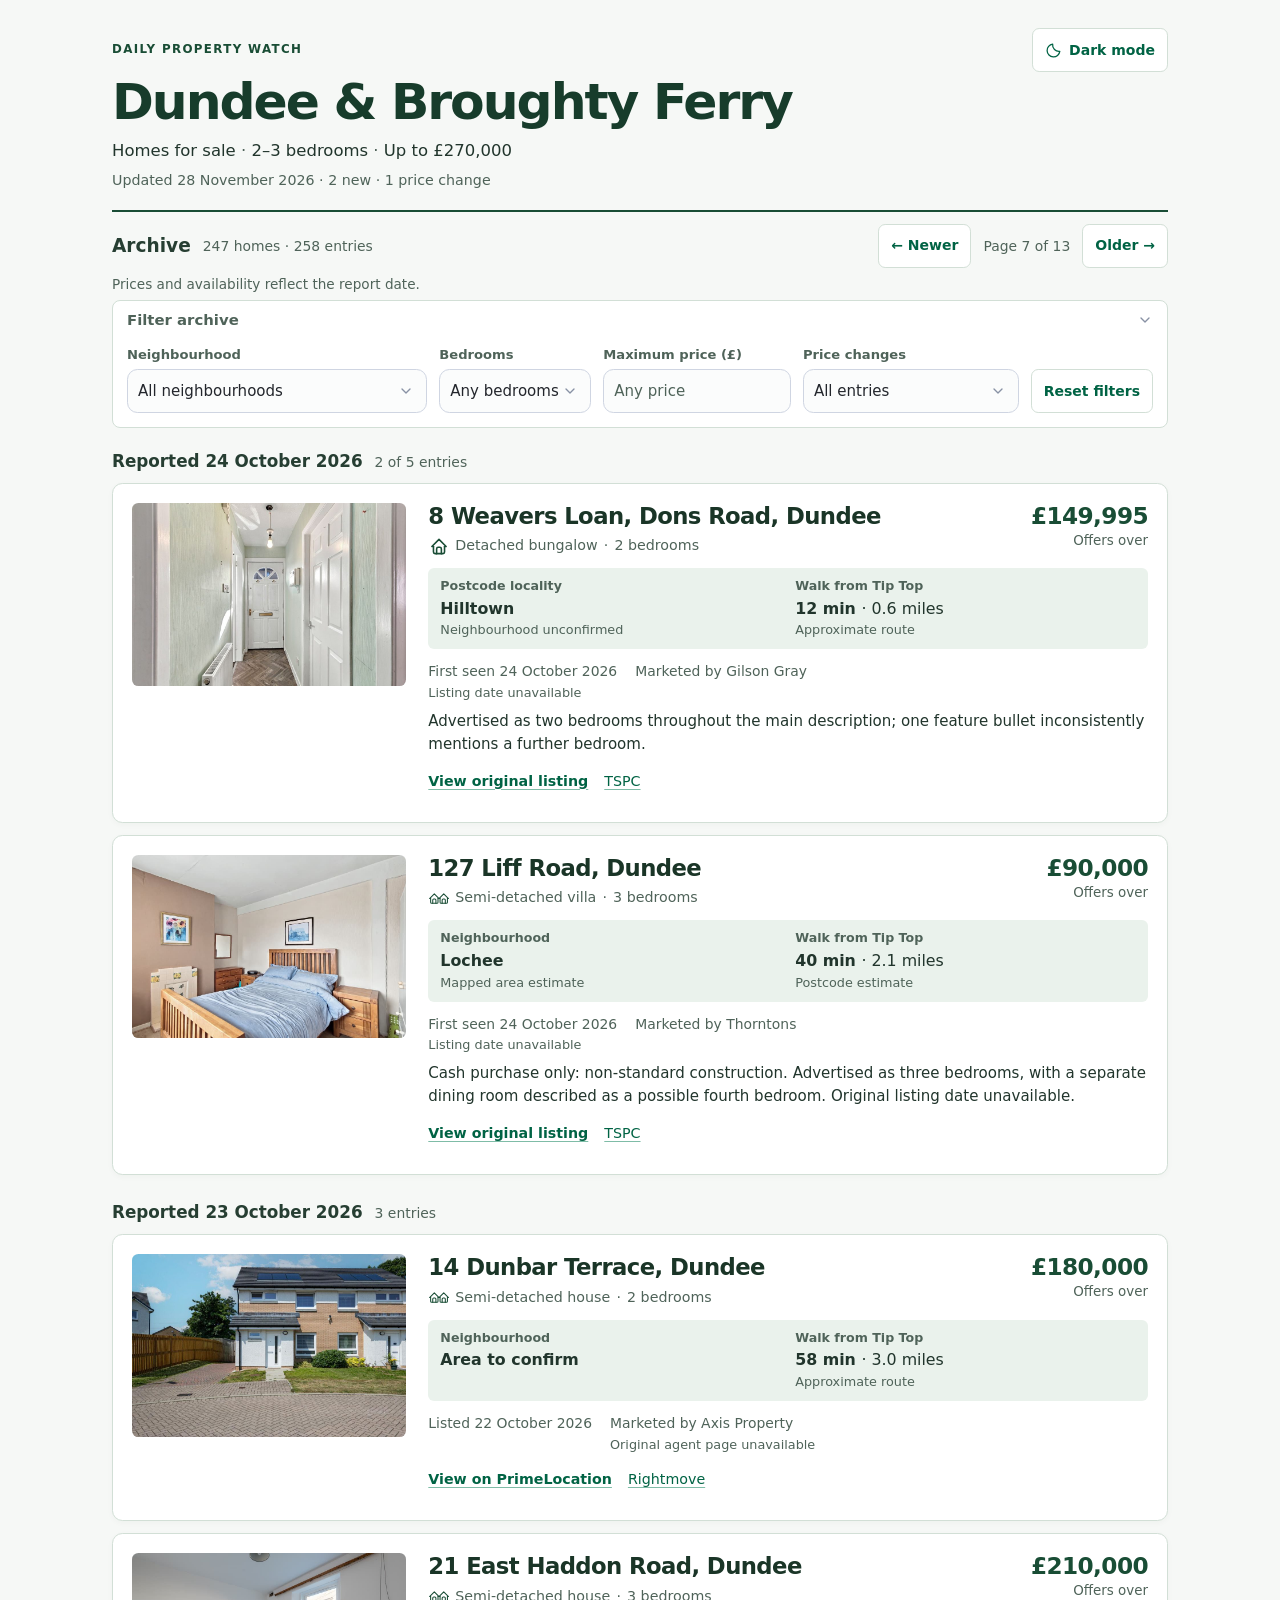
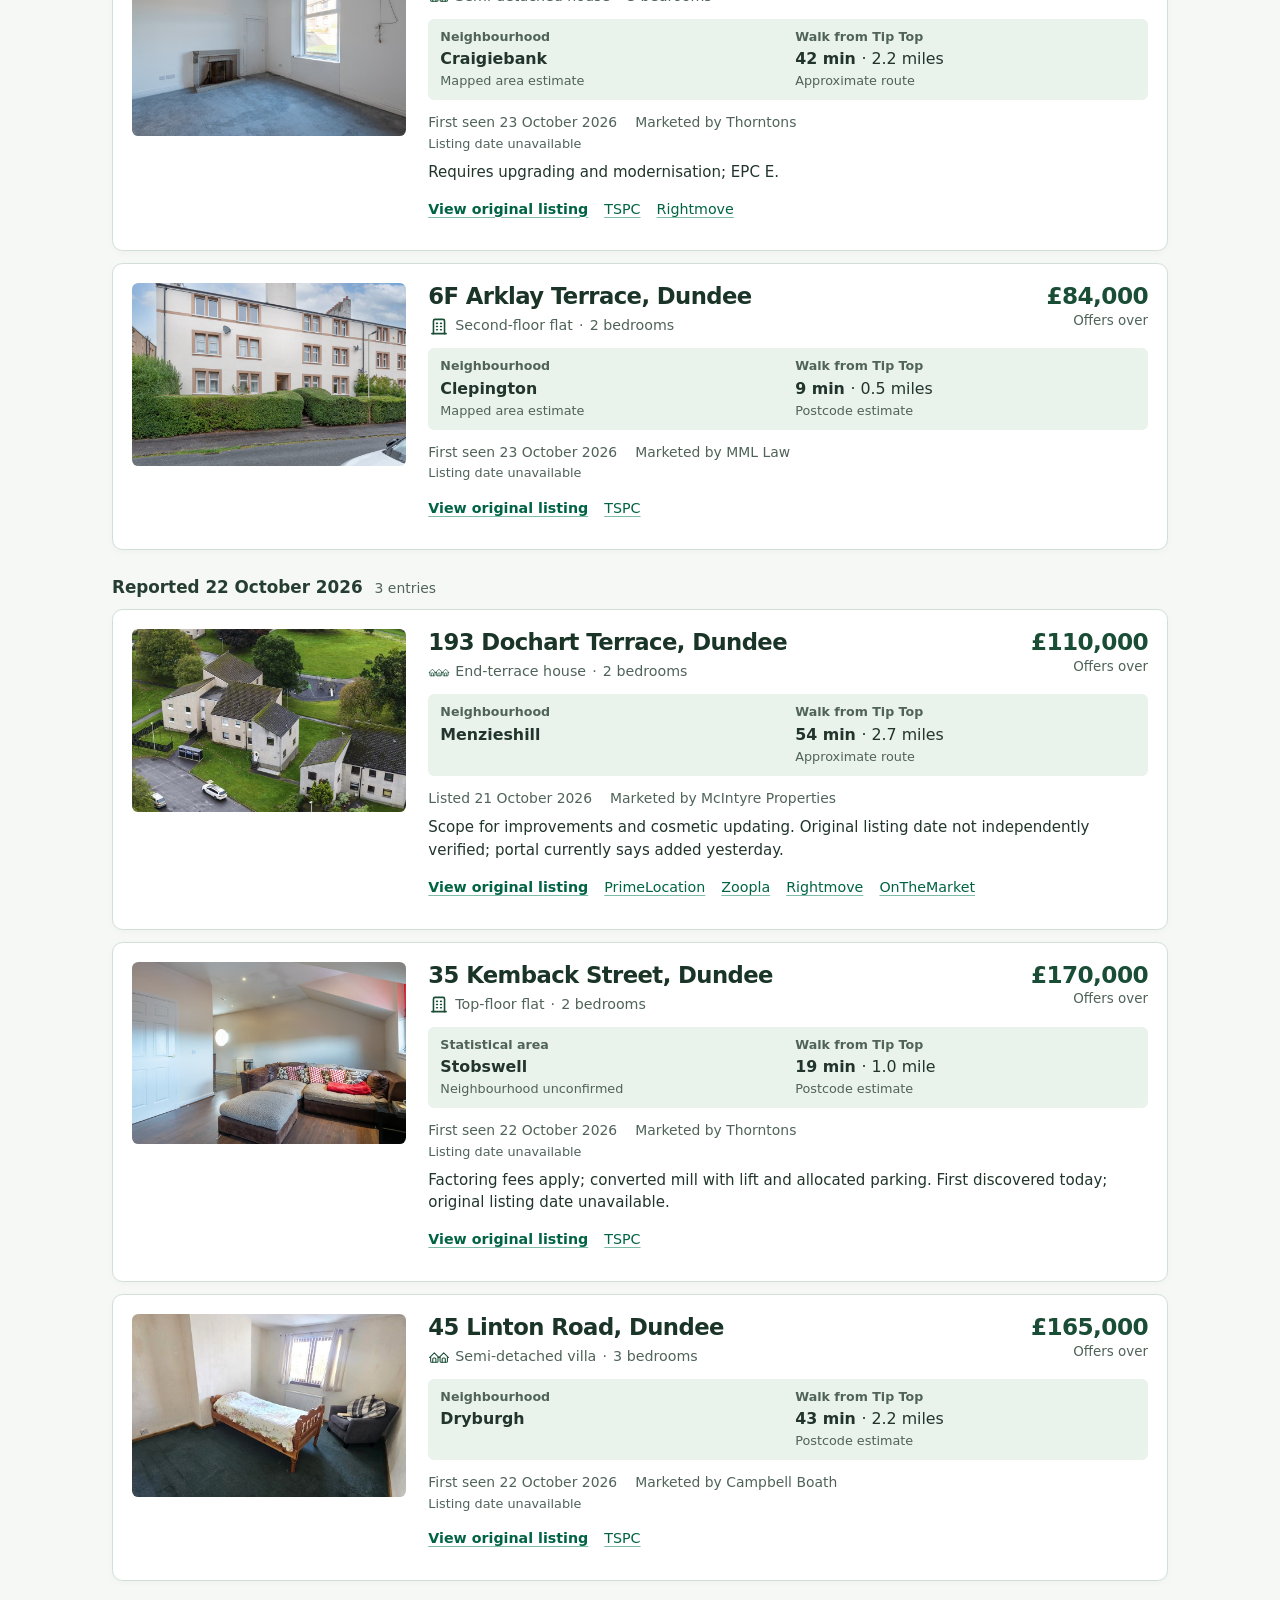
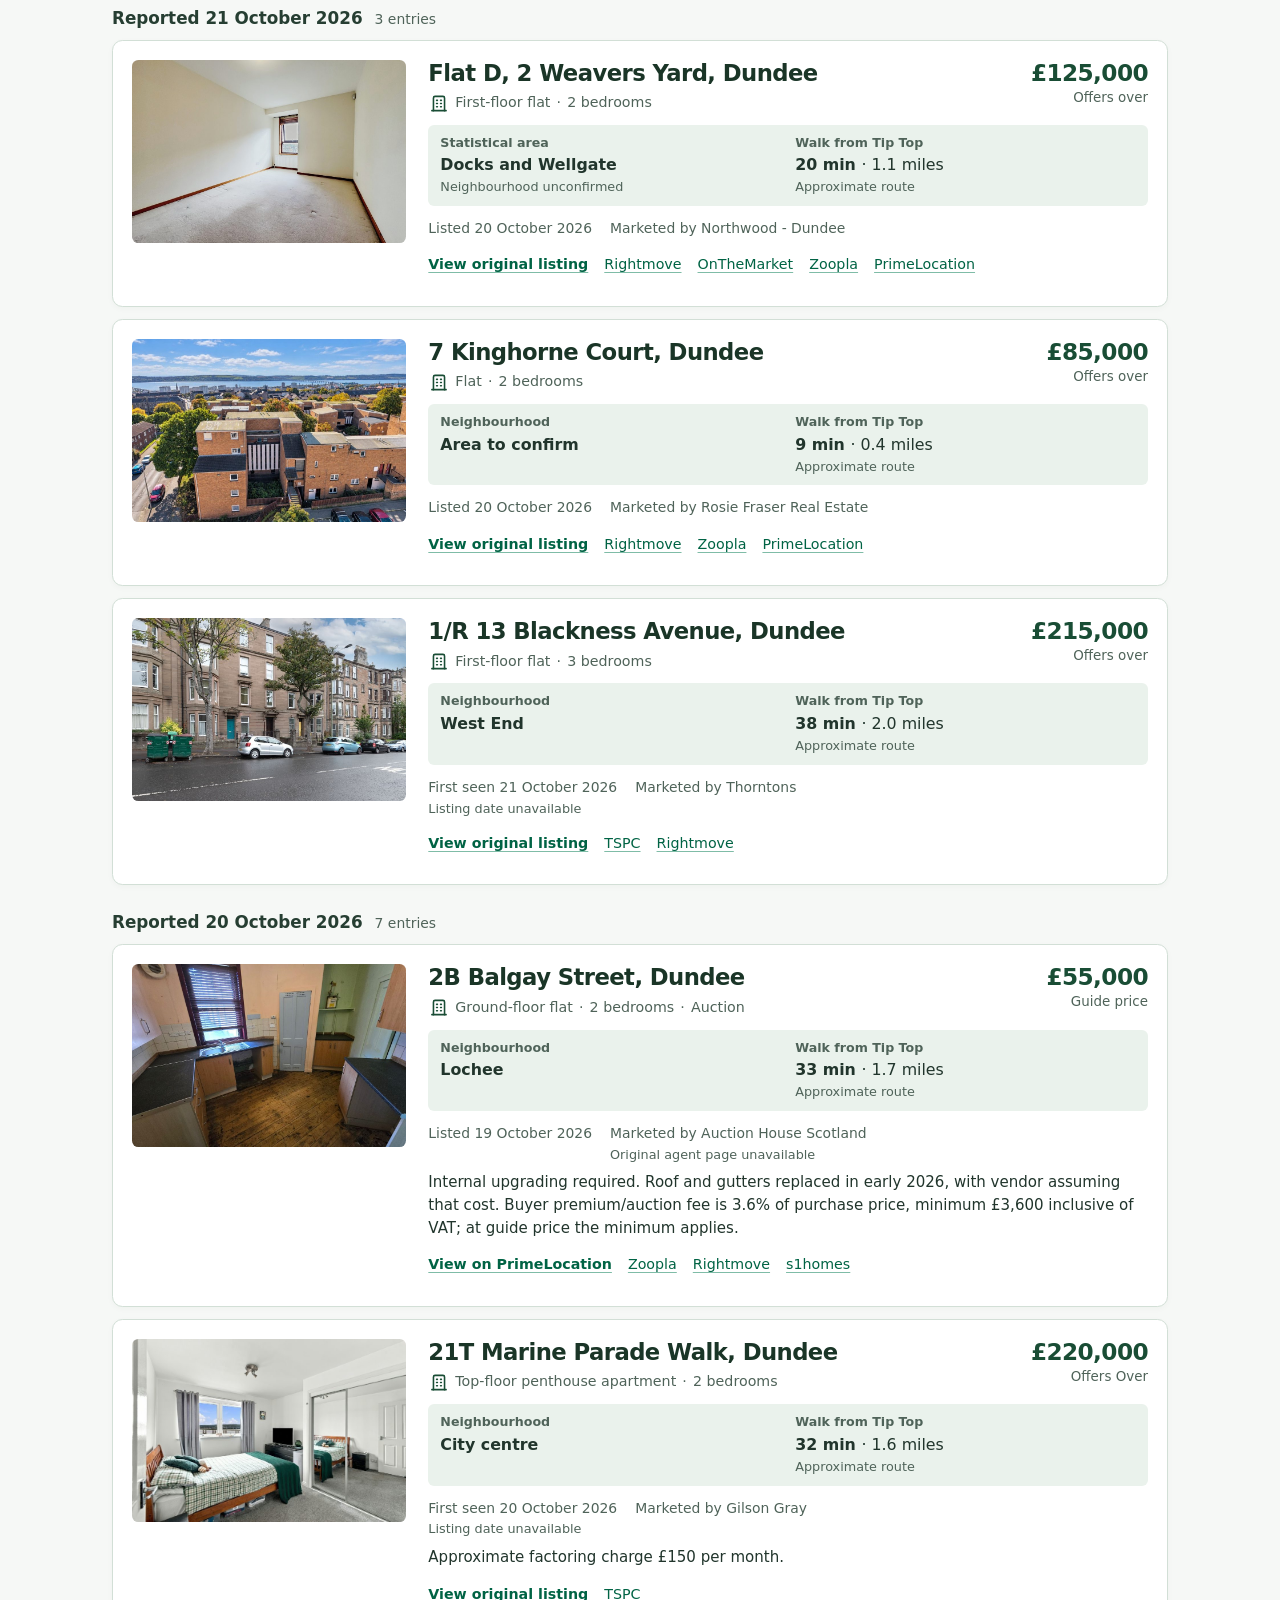
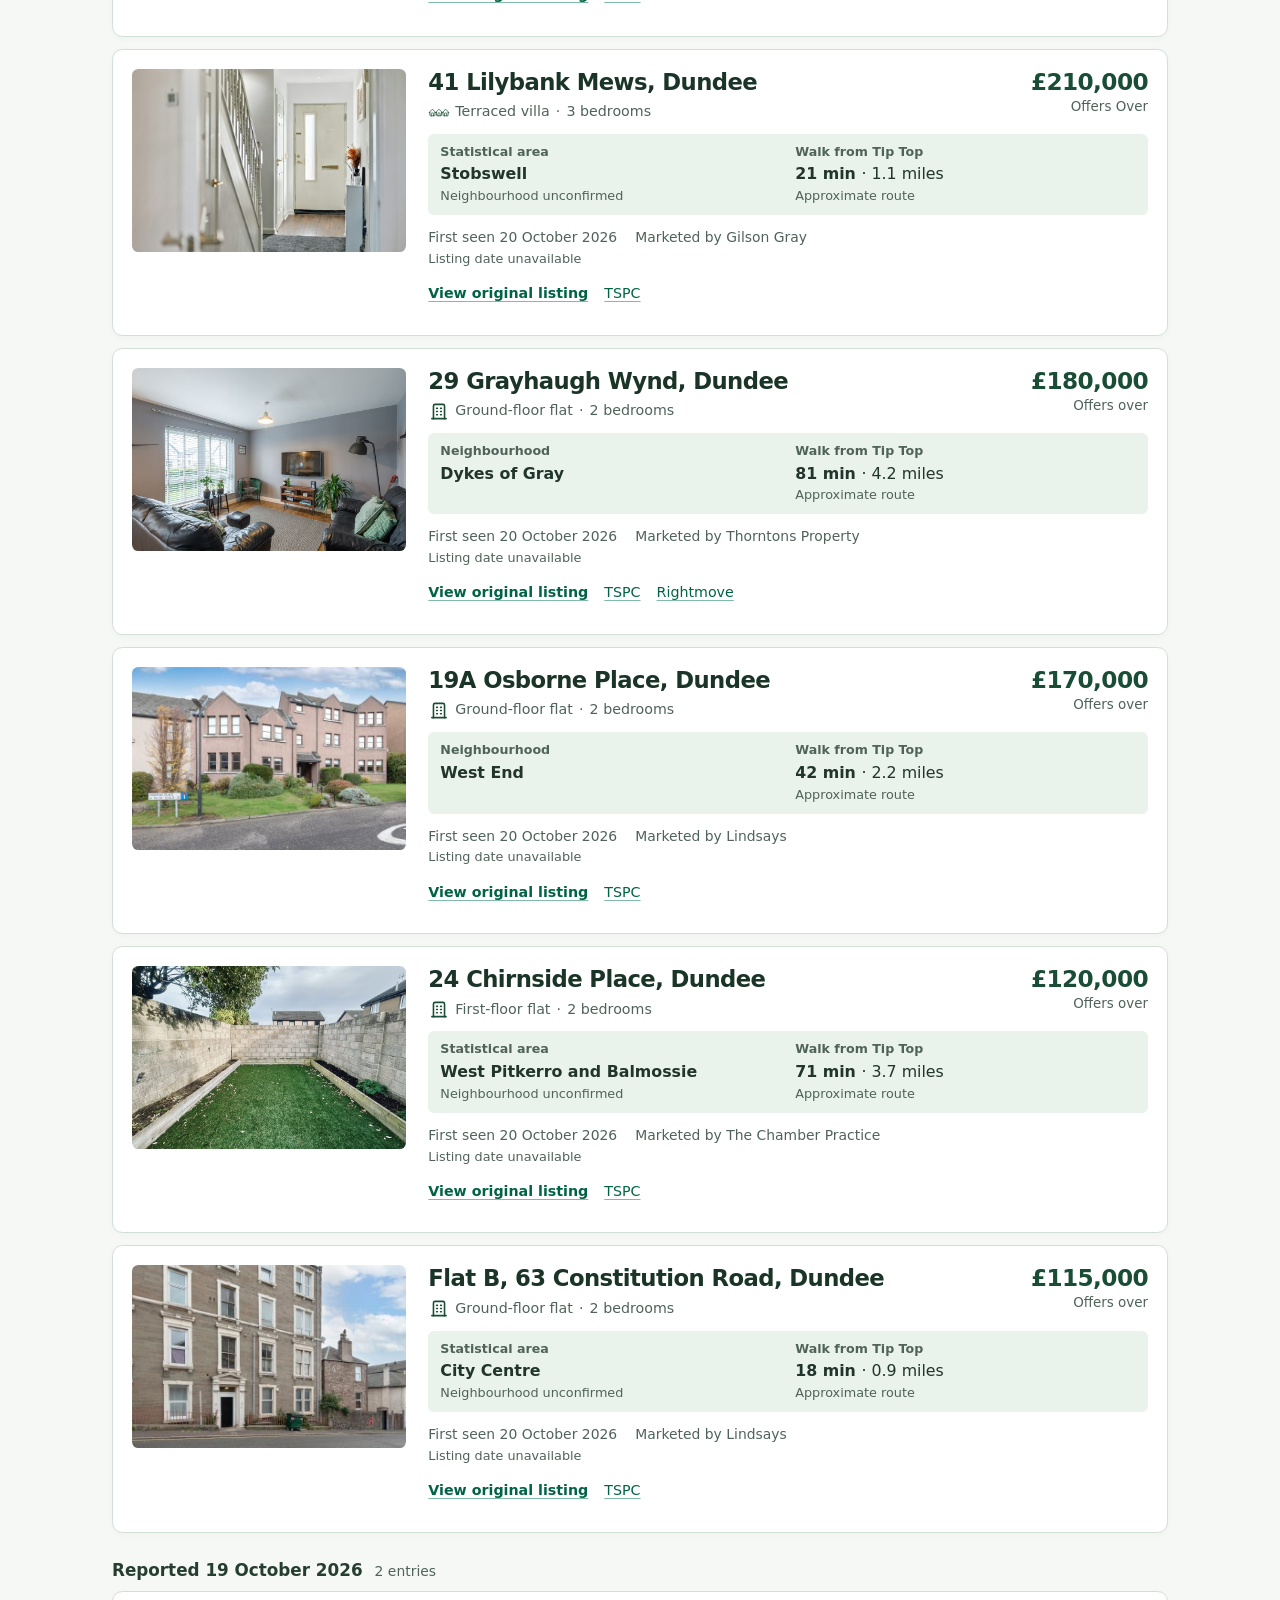
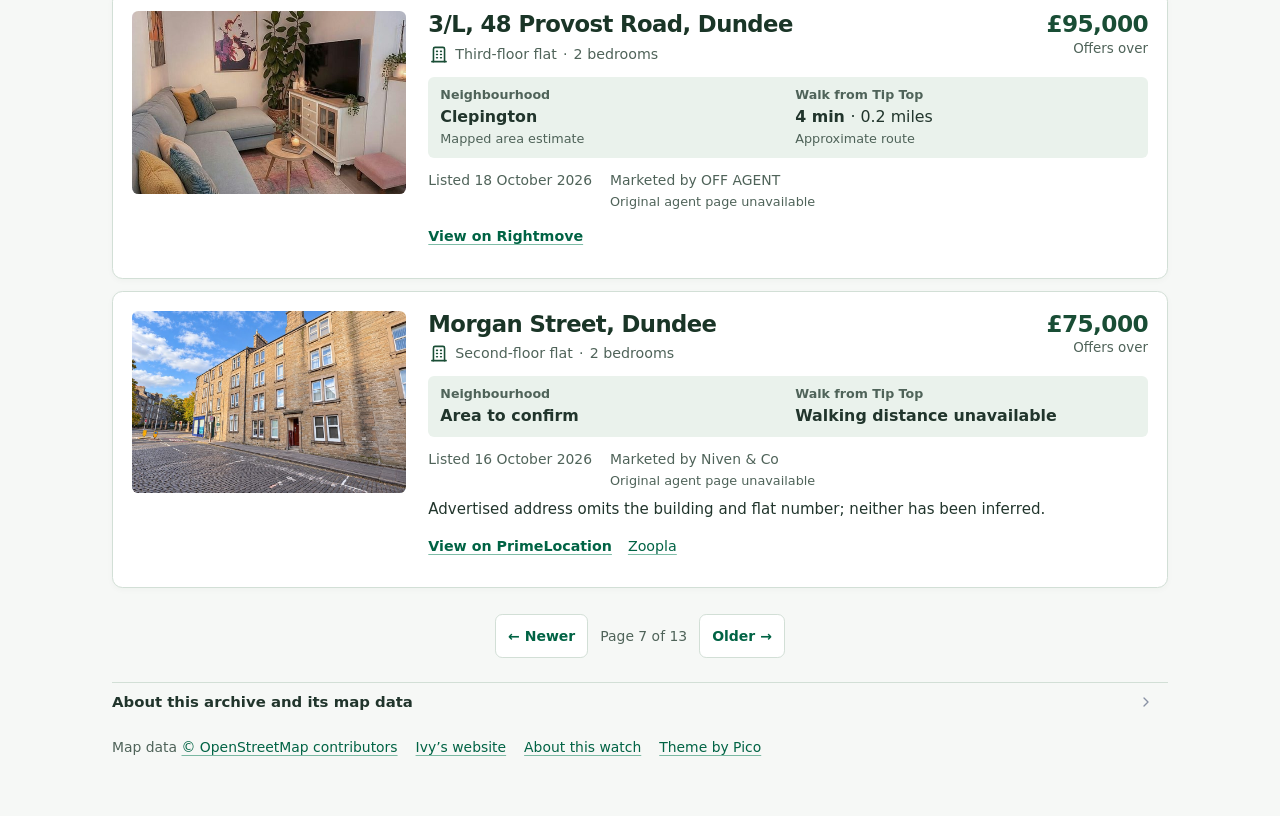
<file: page-7.html>
<!doctype html>
<html lang="en-GB" data-theme="light">
  <head>
    <meta charset="utf-8">
    <meta name="viewport" content="width=device-width, initial-scale=1">
    <meta name="robots" content="noindex,follow">
    <meta name="theme-color" content="#147d59">
    <meta name="description" content="A daily archive of homes for sale in Dundee and Broughty Ferry with 2–3 bedrooms and advertised prices up to £270,000.">
    <title>Dundee property watch · Page 7</title>
    <link rel="icon" href="assets/favicon.svg" type="image/svg+xml">
    <script src="assets/theme.js?v=870e5515ad174629"></script>
    <link rel="stylesheet" href="assets/pico.jade.min.css?v=dc3885c4785f04e3">
    <link rel="stylesheet" href="assets/report.css?v=8f64a7f69e3fd281">
    <script defer src="assets/archive.js?v=9dd3be0c944e0953"></script>
  </head>
  <body>
    <a class="skip-link" href="#properties">Skip to properties</a>
    <main class="container">
      <header class="masthead">
        <div class="masthead-top">
          <p class="eyebrow">Daily property watch</p>
          <button id="theme-toggle" class="theme-toggle" type="button" aria-pressed="false" hidden>
            <svg viewBox="0 0 24 24" fill="none" stroke="currentColor" stroke-width="1.8" stroke-linecap="round" stroke-linejoin="round" aria-hidden="true">
              <path d="M20.9 13.2A9 9 0 0 1 10.8 3.1 9 9 0 1 0 20.9 13.2Z"/>
            </svg>
            <span>Dark mode</span>
          </button>
        </div>
        <h1>Dundee &amp; Broughty Ferry</h1>
        <p class="criteria">Homes for sale <span>·</span> 2–3 bedrooms <span>·</span> Up to £270,000</p>
        <p class="update">Updated <time datetime="2026-11-28">28 November 2026</time> <span>· 2 new · 1 price change</span></p>
      </header>
      <div class="archive-tools">
        <div class="archive-title">
          <h2>Archive</h2>
          <p>247 homes · 258 entries</p>
        </div>
        <nav class="pagination" aria-label="Property pages">
          <a href="page-6.html" rel="prev">← Newer</a>
          <span>Page 7 of 13</span>
          <a href="page-8.html" rel="next">Older →</a>
        </nav>
        <p class="archive-note">Prices and availability reflect the report date.</p>
        <div id="archive-filters" class="archive-filters" data-page="7" data-pages="13" data-total="258" data-version="451695fd3c8bae94" hidden>
          <details class="filter-panel">
            <summary>Filter archive <span class="filter-active-count" hidden></span></summary>
            <form class="filter-fields" aria-label="Filter archive" aria-controls="properties">
              <label class="filter-field">
                <span class="filter-label">Neighbourhood</span>
                <select name="area">
                  <option value="">All neighbourhoods</option>
                  <option value="ardler">Ardler</option>
                  <option value="balgay">Balgay</option>
                  <option value="balgillo">Balgillo</option>
                  <option value="ballumbie">Ballumbie</option>
                  <option value="barnhill">Barnhill</option>
                  <option value="baxter park">Baxter Park</option>
                  <option value="broughty ferry">Broughty Ferry</option>
                  <option value="central broughty ferry">Central Broughty Ferry</option>
                  <option value="central ferry">Central Ferry</option>
                  <option value="charleston">Charleston</option>
                  <option value="city centre">City Centre</option>
                  <option value="city quay">City Quay</option>
                  <option value="city-centre">city-centre</option>
                  <option value="claypotts">Claypotts</option>
                  <option value="clepington">Clepington</option>
                  <option value="coldside">Coldside</option>
                  <option value="craigiebank">Craigiebank</option>
                  <option value="douglas">Douglas</option>
                  <option value="downfield">Downfield</option>
                  <option value="dryburgh">Dryburgh</option>
                  <option value="dundee">Dundee</option>
                  <option value="dykes of gray">Dykes of Gray</option>
                  <option value="eastport">Eastport</option>
                  <option value="fairmuir">Fairmuir</option>
                  <option value="fintry">Fintry</option>
                  <option value="hilltown">Hilltown</option>
                  <option value="hilltown / law">Hilltown / Law</option>
                  <option value="kirkton">Kirkton</option>
                  <option value="law">Law</option>
                  <option value="linlathen">Linlathen</option>
                  <option value="lochee">Lochee</option>
                  <option value="lochee east">Lochee East</option>
                  <option value="maryfield">Maryfield</option>
                  <option value="menzieshill">Menzieshill</option>
                  <option value="mid craigie">Mid Craigie</option>
                  <option value="north-west of dundee">north-west of Dundee</option>
                  <option value="panmurefield">Panmurefield</option>
                  <option value="pitkerro">Pitkerro</option>
                  <option value="riverside">Riverside</option>
                  <option value="st mary’s">St Mary’s</option>
                  <option value="stobswell">Stobswell</option>
                  <option value="strathmartine">Strathmartine</option>
                  <option value="the glens">The Glens</option>
                  <option value="west end">West End</option>
                  <option value="west ferry">West Ferry</option>
                  <option value="west ferry / broughty ferry">West Ferry / Broughty Ferry</option>
                  <option value="whitfield">Whitfield</option>
                  <option value="woodside">Woodside</option>
                  <option value="neighbourhood unconfirmed">Neighbourhood unconfirmed</option>
                </select>
              </label>
              <label class="filter-field">
                <span class="filter-label">Bedrooms</span>
                <select name="beds">
                  <option value="">Any bedrooms</option>
                  <option value="2">2 bedrooms</option>
                  <option value="3">3 bedrooms</option>
                </select>
              </label>
              <label class="filter-field">
                <span class="filter-label">Maximum price (£)</span>
                <input type="number" name="price" inputmode="numeric" min="0" step="1" placeholder="Any price">
              </label>
              <label class="filter-field">
                <span class="filter-label">Price changes</span>
                <select name="change">
                  <option value="">All entries</option>
                  <option value="changed">All price changes</option>
                  <option value="reduced">Price reductions</option>
                  <option value="increased">Price increases</option>
                </select>
              </label>
              <div class="filter-actions">
                <button class="filter-reset" type="reset">Reset filters</button>
              </div>
            </form>
          </details>
          <div class="filter-feedback">
            <p id="filter-status" class="filter-status" role="status" aria-atomic="true"></p>
            <button type="button" class="filter-retry" hidden>Retry</button>
          </div>
        </div>
      </div>
      <div id="properties" tabindex="-1">
        <section class="report-day" data-day="2026-10-24">
          <div class="day-heading">
            <h2>Reported <time datetime="2026-10-24">24 October 2026</time></h2>
            <span data-day-count>2 of 5 entries</span>
          </div>
          <div data-cards>
            <article class="property-card has-photo" data-area="neighbourhood unconfirmed" data-beds="2" data-price="149995" data-change="">
              <div class="card-heading">
                <div class="identity">
                  <h3>8 Weavers Loan, Dons Road, Dundee</h3>
                  <div class="property-summary">
                    <span class="property-type type-bungalow"><svg viewBox="0 0 24 24" fill="none" stroke="currentColor" stroke-width="2" stroke-linecap="round" stroke-linejoin="round" aria-hidden="true" focusable="false"><path d="M5 12l-2 0l9 -9l9 9l-2 0" /><path d="M5 12v7a2 2 0 0 0 2 2h10a2 2 0 0 0 2 -2v-7" /><path d="M9 21v-6a2 2 0 0 1 2 -2h2a2 2 0 0 1 2 2v6" /></svg><span>Detached bungalow</span></span>
                    <span>2 bedrooms</span>
                  </div>
                </div>
                <div class="asking">
                  <span class="price">£149,995</span>
                  <span class="qualifier">Offers over</span>
                </div>
              </div>
              <dl class="property-location">
                <div class="area">
                  <dt>Postcode locality</dt>
                  <dd>Hilltown<small>Neighbourhood unconfirmed</small></dd>
                </div>
                <div class="walking">
                  <dt>Walk from Tip Top</dt>
                  <dd>12 min <span class="distance">· 0.6 miles</span><small>Approximate route</small></dd>
                </div>
              </dl>
              <figure class="photo">
                <a href="https://gilsongray.co.uk/property/don-s-road-P297743-266/" aria-label="View listing for 8 Weavers Loan, Dons Road, Dundee">
                  <img src="images/73994fa5722ea4559950d84a6ddf5a435cc2276bf7181317e2d0d69426a52d01.jpg" alt="8 Weavers Loan, Dons Road, Dundee" loading="lazy" decoding="async" width="640" height="427"
                       onerror="this.closest('article').classList.remove('has-photo');this.closest('figure').remove()">
                </a>
              </figure>
              <div class="card-detail">
                <div class="listing-meta">
                  <p class="date">First seen <time datetime="2026-10-24">24 October 2026</time><span class="date-note">Listing date unavailable</span></p>
                  <p class="agent">Marketed by Gilson Gray</p>
                </div>
                <p class="notes">Advertised as two bedrooms throughout the main description; one feature bullet inconsistently mentions a further bedroom.</p>
                <nav class="links" aria-label="Listings for 8 Weavers Loan, Dons Road, Dundee">
                  <a class="original" href="https://gilsongray.co.uk/property/don-s-road-P297743-266/" rel="noopener noreferrer">View original listing</a>
                  <a href="https://tspc.co.uk/property/2-Bed-Detached-Bungalow-For-Sale-8-Weavers-Loan-Dons-Road-Dundee-DD3-6LU/" rel="noopener noreferrer">TSPC</a>
                </nav>
              </div>
            </article>
            <article class="property-card has-photo" data-area="lochee" data-beds="3" data-price="90000" data-change="">
              <div class="card-heading">
                <div class="identity">
                  <h3>127 Liff Road, Dundee</h3>
                  <div class="property-summary">
                    <span class="property-type type-semi"><svg viewBox="0 0 28 24" fill="none" stroke="currentColor" stroke-width="2" stroke-linecap="round" stroke-linejoin="round" aria-hidden="true" focusable="false"><g transform="translate(0 4) scale(.67)"><path d="M5 12l-2 0l9 -9l9 9l-2 0" /><path d="M5 12v7a2 2 0 0 0 2 2h10a2 2 0 0 0 2 -2v-7" /><path d="M9 21v-6a2 2 0 0 1 2 -2h2a2 2 0 0 1 2 2v6" /></g><g transform="translate(12 4) scale(.67)"><path d="M5 12l-2 0l9 -9l9 9l-2 0" /><path d="M5 12v7a2 2 0 0 0 2 2h10a2 2 0 0 0 2 -2v-7" /><path d="M9 21v-6a2 2 0 0 1 2 -2h2a2 2 0 0 1 2 2v6" /></g></svg><span>Semi-detached villa</span></span>
                    <span>3 bedrooms</span>
                  </div>
                </div>
                <div class="asking">
                  <span class="price">£90,000</span>
                  <span class="qualifier">Offers over</span>
                </div>
              </div>
              <dl class="property-location">
                <div class="area">
                  <dt>Neighbourhood</dt>
                  <dd>Lochee<small>Mapped area estimate</small></dd>
                </div>
                <div class="walking">
                  <dt>Walk from Tip Top</dt>
                  <dd>40 min <span class="distance">· 2.1 miles</span><small>Postcode estimate</small></dd>
                </div>
              </dl>
              <figure class="photo">
                <a href="https://thorntons-property.co.uk/Dundee/DD2/127-Liff-Road-3-bedroom-House/" aria-label="View listing for 127 Liff Road, Dundee">
                  <img src="images/dbf023a0727f8d2144db01ff26951354d856d20144afc9b2d83c66561d17a2bc.jpg" alt="127 Liff Road, Dundee" loading="lazy" decoding="async" width="640" height="427"
                       onerror="this.closest('article').classList.remove('has-photo');this.closest('figure').remove()">
                </a>
              </figure>
              <div class="card-detail">
                <div class="listing-meta">
                  <p class="date">First seen <time datetime="2026-10-24">24 October 2026</time><span class="date-note">Listing date unavailable</span></p>
                  <p class="agent">Marketed by Thorntons</p>
                </div>
                <p class="notes">Cash purchase only: non-standard construction. Advertised as three bedrooms, with a separate dining room described as a possible fourth bedroom. Original listing date unavailable.</p>
                <nav class="links" aria-label="Listings for 127 Liff Road, Dundee">
                  <a class="original" href="https://thorntons-property.co.uk/Dundee/DD2/127-Liff-Road-3-bedroom-House/" rel="noopener noreferrer">View original listing</a>
                  <a href="https://tspc.co.uk/property/3-Bed-Semi-Detached-Villa-For-Sale-127-Liff-Road-Dundee-DD2-2TG" rel="noopener noreferrer">TSPC</a>
                </nav>
              </div>
            </article>
          </div>
        </section>
        <section class="report-day" data-day="2026-10-23">
          <div class="day-heading">
            <h2>Reported <time datetime="2026-10-23">23 October 2026</time></h2>
            <span data-day-count>3 entries</span>
          </div>
          <div data-cards>
            <article class="property-card has-photo" data-area="neighbourhood unconfirmed" data-beds="2" data-price="180000" data-change="">
              <div class="card-heading">
                <div class="identity">
                  <h3>14 Dunbar Terrace, Dundee</h3>
                  <div class="property-summary">
                    <span class="property-type type-semi"><svg viewBox="0 0 28 24" fill="none" stroke="currentColor" stroke-width="2" stroke-linecap="round" stroke-linejoin="round" aria-hidden="true" focusable="false"><g transform="translate(0 4) scale(.67)"><path d="M5 12l-2 0l9 -9l9 9l-2 0" /><path d="M5 12v7a2 2 0 0 0 2 2h10a2 2 0 0 0 2 -2v-7" /><path d="M9 21v-6a2 2 0 0 1 2 -2h2a2 2 0 0 1 2 2v6" /></g><g transform="translate(12 4) scale(.67)"><path d="M5 12l-2 0l9 -9l9 9l-2 0" /><path d="M5 12v7a2 2 0 0 0 2 2h10a2 2 0 0 0 2 -2v-7" /><path d="M9 21v-6a2 2 0 0 1 2 -2h2a2 2 0 0 1 2 2v6" /></g></svg><span>Semi-detached house</span></span>
                    <span>2 bedrooms</span>
                  </div>
                </div>
                <div class="asking">
                  <span class="price">£180,000</span>
                  <span class="qualifier">Offers over</span>
                </div>
              </div>
              <dl class="property-location">
                <div class="area">
                  <dt>Neighbourhood</dt>
                  <dd>Area to confirm</dd>
                </div>
                <div class="walking">
                  <dt>Walk from Tip Top</dt>
                  <dd>58 min <span class="distance">· 3.0 miles</span><small>Approximate route</small></dd>
                </div>
              </dl>
              <figure class="photo">
                <a href="https://www.primelocation.com/for-sale/details/74578751/" aria-label="View listing for 14 Dunbar Terrace, Dundee">
                  <img src="images/053056b027d01b9c6b04f1534e5b875052dc586391c3874a6970458fb30742f7.jpg" alt="14 Dunbar Terrace, Dundee" loading="lazy" decoding="async" width="640" height="427"
                       onerror="this.closest('article').classList.remove('has-photo');this.closest('figure').remove()">
                </a>
              </figure>
              <div class="card-detail">
                <div class="listing-meta">
                  <p class="date">Listed <time datetime="2026-10-22">22 October 2026</time></p>
                  <p class="agent">Marketed by Axis Property<span class="date-note">Original agent page unavailable</span></p>
                </div>
                <nav class="links" aria-label="Listings for 14 Dunbar Terrace, Dundee">
                  <a class="original" href="https://www.primelocation.com/for-sale/details/74578751/" rel="noopener noreferrer">View on PrimeLocation</a>
                  <a href="https://www.rightmove.co.uk/properties/94620993" rel="noopener noreferrer">Rightmove</a>
                </nav>
              </div>
            </article>
            <article class="property-card has-photo" data-area="craigiebank" data-beds="3" data-price="210000" data-change="">
              <div class="card-heading">
                <div class="identity">
                  <h3>21 East Haddon Road, Dundee</h3>
                  <div class="property-summary">
                    <span class="property-type type-semi"><svg viewBox="0 0 28 24" fill="none" stroke="currentColor" stroke-width="2" stroke-linecap="round" stroke-linejoin="round" aria-hidden="true" focusable="false"><g transform="translate(0 4) scale(.67)"><path d="M5 12l-2 0l9 -9l9 9l-2 0" /><path d="M5 12v7a2 2 0 0 0 2 2h10a2 2 0 0 0 2 -2v-7" /><path d="M9 21v-6a2 2 0 0 1 2 -2h2a2 2 0 0 1 2 2v6" /></g><g transform="translate(12 4) scale(.67)"><path d="M5 12l-2 0l9 -9l9 9l-2 0" /><path d="M5 12v7a2 2 0 0 0 2 2h10a2 2 0 0 0 2 -2v-7" /><path d="M9 21v-6a2 2 0 0 1 2 -2h2a2 2 0 0 1 2 2v6" /></g></svg><span>Semi-detached house</span></span>
                    <span>3 bedrooms</span>
                  </div>
                </div>
                <div class="asking">
                  <span class="price">£210,000</span>
                  <span class="qualifier">Offers over</span>
                </div>
              </div>
              <dl class="property-location">
                <div class="area">
                  <dt>Neighbourhood</dt>
                  <dd>Craigiebank<small>Mapped area estimate</small></dd>
                </div>
                <div class="walking">
                  <dt>Walk from Tip Top</dt>
                  <dd>42 min <span class="distance">· 2.2 miles</span><small>Approximate route</small></dd>
                </div>
              </dl>
              <figure class="photo">
                <a href="https://thorntons-property.co.uk/Dundee/DD4/21-East-Haddon-Road-3-bedroom-House" aria-label="View listing for 21 East Haddon Road, Dundee">
                  <img src="images/be84a196891591d49f9bdfb35e6b3c9f91473aadaa86c4bb2a704e24f3d2060d.jpg" alt="21 East Haddon Road, Dundee" loading="lazy" decoding="async" width="640" height="427"
                       onerror="this.closest('article').classList.remove('has-photo');this.closest('figure').remove()">
                </a>
              </figure>
              <div class="card-detail">
                <div class="listing-meta">
                  <p class="date">First seen <time datetime="2026-10-23">23 October 2026</time><span class="date-note">Listing date unavailable</span></p>
                  <p class="agent">Marketed by Thorntons</p>
                </div>
                <p class="notes">Requires upgrading and modernisation; EPC E.</p>
                <nav class="links" aria-label="Listings for 21 East Haddon Road, Dundee">
                  <a class="original" href="https://thorntons-property.co.uk/Dundee/DD4/21-East-Haddon-Road-3-bedroom-House" rel="noopener noreferrer">View original listing</a>
                  <a href="https://tspc.co.uk/property/3-Bed-Semi-Detached-Villa-For-Sale-21-East-Haddon-Road-Dundee-DD4-7LD" rel="noopener noreferrer">TSPC</a>
                  <a href="https://www.rightmove.co.uk/properties/95423253" rel="noopener noreferrer">Rightmove</a>
                </nav>
              </div>
            </article>
            <article class="property-card has-photo" data-area="clepington" data-beds="2" data-price="84000" data-change="">
              <div class="card-heading">
                <div class="identity">
                  <h3>6F Arklay Terrace, Dundee</h3>
                  <div class="property-summary">
                    <span class="property-type type-flat"><svg viewBox="0 0 24 24" fill="none" stroke="currentColor" stroke-width="2" stroke-linecap="round" stroke-linejoin="round" aria-hidden="true" focusable="false"><path d="M3 21l18 0" /><path d="M9 8l1 0" /><path d="M9 12l1 0" /><path d="M9 16l1 0" /><path d="M14 8l1 0" /><path d="M14 12l1 0" /><path d="M14 16l1 0" /><path d="M5 21v-16a2 2 0 0 1 2 -2h10a2 2 0 0 1 2 2v16" /></svg><span>Second-floor flat</span></span>
                    <span>2 bedrooms</span>
                  </div>
                </div>
                <div class="asking">
                  <span class="price">£84,000</span>
                  <span class="qualifier">Offers over</span>
                </div>
              </div>
              <dl class="property-location">
                <div class="area">
                  <dt>Neighbourhood</dt>
                  <dd>Clepington<small>Mapped area estimate</small></dd>
                </div>
                <div class="walking">
                  <dt>Walk from Tip Top</dt>
                  <dd>9 min <span class="distance">· 0.5 miles</span><small>Postcode estimate</small></dd>
                </div>
              </dl>
              <figure class="photo">
                <a href="https://mmllaw.co.uk/property/6f-arklay-terrace-dundee-dd3-7pj/" aria-label="View listing for 6F Arklay Terrace, Dundee">
                  <img src="images/d8b328412b6dee11adb8db511dfe38bfdef5636eeb8f0e28fa3c31a1c683e7b4.jpg" alt="6F Arklay Terrace, Dundee" loading="lazy" decoding="async" width="640" height="427"
                       onerror="this.closest('article').classList.remove('has-photo');this.closest('figure').remove()">
                </a>
              </figure>
              <div class="card-detail">
                <div class="listing-meta">
                  <p class="date">First seen <time datetime="2026-10-23">23 October 2026</time><span class="date-note">Listing date unavailable</span></p>
                  <p class="agent">Marketed by MML Law</p>
                </div>
                <nav class="links" aria-label="Listings for 6F Arklay Terrace, Dundee">
                  <a class="original" href="https://mmllaw.co.uk/property/6f-arklay-terrace-dundee-dd3-7pj/" rel="noopener noreferrer">View original listing</a>
                  <a href="https://tspc.co.uk/property/2-Bed-Second-Floor-Flat-For-Sale-6F-Arklay-Terrace-Dundee-DD3-7PJ" rel="noopener noreferrer">TSPC</a>
                </nav>
              </div>
            </article>
          </div>
        </section>
        <section class="report-day" data-day="2026-10-22">
          <div class="day-heading">
            <h2>Reported <time datetime="2026-10-22">22 October 2026</time></h2>
            <span data-day-count>3 entries</span>
          </div>
          <div data-cards>
            <article class="property-card has-photo" data-area="menzieshill" data-beds="2" data-price="110000" data-change="">
              <div class="card-heading">
                <div class="identity">
                  <h3>193 Dochart Terrace, Dundee</h3>
                  <div class="property-summary">
                    <span class="property-type type-terrace"><svg viewBox="0 0 30 24" fill="none" stroke="currentColor" stroke-width="2" stroke-linecap="round" stroke-linejoin="round" aria-hidden="true" focusable="false"><g transform="translate(0 6) scale(.5)"><path d="M5 12l-2 0l9 -9l9 9l-2 0" /><path d="M5 12v7a2 2 0 0 0 2 2h10a2 2 0 0 0 2 -2v-7" /><path d="M9 21v-6a2 2 0 0 1 2 -2h2a2 2 0 0 1 2 2v6" /></g><g transform="translate(9 6) scale(.5)"><path d="M5 12l-2 0l9 -9l9 9l-2 0" /><path d="M5 12v7a2 2 0 0 0 2 2h10a2 2 0 0 0 2 -2v-7" /><path d="M9 21v-6a2 2 0 0 1 2 -2h2a2 2 0 0 1 2 2v6" /></g><g transform="translate(18 6) scale(.5)"><path d="M5 12l-2 0l9 -9l9 9l-2 0" /><path d="M5 12v7a2 2 0 0 0 2 2h10a2 2 0 0 0 2 -2v-7" /><path d="M9 21v-6a2 2 0 0 1 2 -2h2a2 2 0 0 1 2 2v6" /></g></svg><span>End-terrace house</span></span>
                    <span>2 bedrooms</span>
                  </div>
                </div>
                <div class="asking">
                  <span class="price">£110,000</span>
                  <span class="qualifier">Offers over</span>
                </div>
              </div>
              <dl class="property-location">
                <div class="area">
                  <dt>Neighbourhood</dt>
                  <dd>Menzieshill</dd>
                </div>
                <div class="walking">
                  <dt>Walk from Tip Top</dt>
                  <dd>54 min <span class="distance">· 2.7 miles</span><small>Approximate route</small></dd>
                </div>
              </dl>
              <figure class="photo">
                <a href="https://www.mcintyre-properties.com/properties-for-sale/property/461-dochart-terrace-dundee" aria-label="View listing for 193 Dochart Terrace, Dundee">
                  <img src="images/f36349e3c10bf8ba8e6b923b62972d0749cf8dbfa61f730969a461e277067f5a.jpg" alt="193 Dochart Terrace, Dundee" loading="lazy" decoding="async" width="640" height="427"
                       onerror="this.closest('article').classList.remove('has-photo');this.closest('figure').remove()">
                </a>
              </figure>
              <div class="card-detail">
                <div class="listing-meta">
                  <p class="date">Listed <time datetime="2026-10-21">21 October 2026</time></p>
                  <p class="agent">Marketed by McIntyre Properties</p>
                </div>
                <p class="notes">Scope for improvements and cosmetic updating. Original listing date not independently verified; portal currently says added yesterday.</p>
                <nav class="links" aria-label="Listings for 193 Dochart Terrace, Dundee">
                  <a class="original" href="https://www.mcintyre-properties.com/properties-for-sale/property/461-dochart-terrace-dundee" rel="noopener noreferrer">View original listing</a>
                  <a href="https://www.primelocation.com/for-sale/details/74566085/" rel="noopener noreferrer">PrimeLocation</a>
                  <a href="https://www.zoopla.co.uk/for-sale/details/74566085/" rel="noopener noreferrer">Zoopla</a>
                  <a href="https://www.rightmove.co.uk/properties/94561446" rel="noopener noreferrer">Rightmove</a>
                  <a href="https://www.onthemarket.com/details/20597083/" rel="noopener noreferrer">OnTheMarket</a>
                </nav>
              </div>
            </article>
            <article class="property-card has-photo" data-area="neighbourhood unconfirmed" data-beds="2" data-price="170000" data-change="">
              <div class="card-heading">
                <div class="identity">
                  <h3>35 Kemback Street, Dundee</h3>
                  <div class="property-summary">
                    <span class="property-type type-flat"><svg viewBox="0 0 24 24" fill="none" stroke="currentColor" stroke-width="2" stroke-linecap="round" stroke-linejoin="round" aria-hidden="true" focusable="false"><path d="M3 21l18 0" /><path d="M9 8l1 0" /><path d="M9 12l1 0" /><path d="M9 16l1 0" /><path d="M14 8l1 0" /><path d="M14 12l1 0" /><path d="M14 16l1 0" /><path d="M5 21v-16a2 2 0 0 1 2 -2h10a2 2 0 0 1 2 2v16" /></svg><span>Top-floor flat</span></span>
                    <span>2 bedrooms</span>
                  </div>
                </div>
                <div class="asking">
                  <span class="price">£170,000</span>
                  <span class="qualifier">Offers over</span>
                </div>
              </div>
              <dl class="property-location">
                <div class="area">
                  <dt>Statistical area</dt>
                  <dd>Stobswell<small>Neighbourhood unconfirmed</small></dd>
                </div>
                <div class="walking">
                  <dt>Walk from Tip Top</dt>
                  <dd>19 min <span class="distance">· 1.0 mile</span><small>Postcode estimate</small></dd>
                </div>
              </dl>
              <figure class="photo">
                <a href="https://thorntons-property.co.uk/Dundee/DD4/35-Kemback-Street-2-bedroom-Flat" aria-label="View listing for 35 Kemback Street, Dundee">
                  <img src="images/9aaa81ac528a0c8d930e39b9ba2844d06674821b1844796401c0092124325f8e.jpg" alt="35 Kemback Street, Dundee" loading="lazy" decoding="async" width="640" height="427"
                       onerror="this.closest('article').classList.remove('has-photo');this.closest('figure').remove()">
                </a>
              </figure>
              <div class="card-detail">
                <div class="listing-meta">
                  <p class="date">First seen <time datetime="2026-10-22">22 October 2026</time><span class="date-note">Listing date unavailable</span></p>
                  <p class="agent">Marketed by Thorntons</p>
                </div>
                <p class="notes">Factoring fees apply; converted mill with lift and allocated parking. First discovered today; original listing date unavailable.</p>
                <nav class="links" aria-label="Listings for 35 Kemback Street, Dundee">
                  <a class="original" href="https://thorntons-property.co.uk/Dundee/DD4/35-Kemback-Street-2-bedroom-Flat" rel="noopener noreferrer">View original listing</a>
                  <a href="https://tspc.co.uk/property/2-Bed-Top-Floor-Flat-For-Sale-35-Kemback-Street-Dundee-DD4-6ET" rel="noopener noreferrer">TSPC</a>
                </nav>
              </div>
            </article>
            <article class="property-card has-photo" data-area="dryburgh" data-beds="3" data-price="165000" data-change="">
              <div class="card-heading">
                <div class="identity">
                  <h3>45 Linton Road, Dundee</h3>
                  <div class="property-summary">
                    <span class="property-type type-semi"><svg viewBox="0 0 28 24" fill="none" stroke="currentColor" stroke-width="2" stroke-linecap="round" stroke-linejoin="round" aria-hidden="true" focusable="false"><g transform="translate(0 4) scale(.67)"><path d="M5 12l-2 0l9 -9l9 9l-2 0" /><path d="M5 12v7a2 2 0 0 0 2 2h10a2 2 0 0 0 2 -2v-7" /><path d="M9 21v-6a2 2 0 0 1 2 -2h2a2 2 0 0 1 2 2v6" /></g><g transform="translate(12 4) scale(.67)"><path d="M5 12l-2 0l9 -9l9 9l-2 0" /><path d="M5 12v7a2 2 0 0 0 2 2h10a2 2 0 0 0 2 -2v-7" /><path d="M9 21v-6a2 2 0 0 1 2 -2h2a2 2 0 0 1 2 2v6" /></g></svg><span>Semi-detached villa</span></span>
                    <span>3 bedrooms</span>
                  </div>
                </div>
                <div class="asking">
                  <span class="price">£165,000</span>
                  <span class="qualifier">Offers over</span>
                </div>
              </div>
              <dl class="property-location">
                <div class="area">
                  <dt>Neighbourhood</dt>
                  <dd>Dryburgh</dd>
                </div>
                <div class="walking">
                  <dt>Walk from Tip Top</dt>
                  <dd>43 min <span class="distance">· 2.2 miles</span><small>Postcode estimate</small></dd>
                </div>
              </dl>
              <figure class="photo">
                <a href="https://campbellboath.com/properties/house_id/1097" aria-label="View listing for 45 Linton Road, Dundee">
                  <img src="images/267bd91d73bcf6edebce44bd020f9060ac5bd6b69553b91c33c19159459a7e28.jpg" alt="45 Linton Road, Dundee" loading="lazy" decoding="async" width="640" height="427"
                       onerror="this.closest('article').classList.remove('has-photo');this.closest('figure').remove()">
                </a>
              </figure>
              <div class="card-detail">
                <div class="listing-meta">
                  <p class="date">First seen <time datetime="2026-10-22">22 October 2026</time><span class="date-note">Listing date unavailable</span></p>
                  <p class="agent">Marketed by Campbell Boath</p>
                </div>
                <nav class="links" aria-label="Listings for 45 Linton Road, Dundee">
                  <a class="original" href="https://campbellboath.com/properties/house_id/1097" rel="noopener noreferrer">View original listing</a>
                  <a href="https://tspc.co.uk/property/3-Bed-Semi-Detached-Villa-For-Sale-45-Linton-Road-Dundee-DD2-2SY" rel="noopener noreferrer">TSPC</a>
                </nav>
              </div>
            </article>
          </div>
        </section>
        <section class="report-day" data-day="2026-10-21">
          <div class="day-heading">
            <h2>Reported <time datetime="2026-10-21">21 October 2026</time></h2>
            <span data-day-count>3 entries</span>
          </div>
          <div data-cards>
            <article class="property-card has-photo" data-area="neighbourhood unconfirmed" data-beds="2" data-price="125000" data-change="">
              <div class="card-heading">
                <div class="identity">
                  <h3>Flat D, 2 Weavers Yard, Dundee</h3>
                  <div class="property-summary">
                    <span class="property-type type-flat"><svg viewBox="0 0 24 24" fill="none" stroke="currentColor" stroke-width="2" stroke-linecap="round" stroke-linejoin="round" aria-hidden="true" focusable="false"><path d="M3 21l18 0" /><path d="M9 8l1 0" /><path d="M9 12l1 0" /><path d="M9 16l1 0" /><path d="M14 8l1 0" /><path d="M14 12l1 0" /><path d="M14 16l1 0" /><path d="M5 21v-16a2 2 0 0 1 2 -2h10a2 2 0 0 1 2 2v16" /></svg><span>First-floor flat</span></span>
                    <span>2 bedrooms</span>
                  </div>
                </div>
                <div class="asking">
                  <span class="price">£125,000</span>
                  <span class="qualifier">Offers over</span>
                </div>
              </div>
              <dl class="property-location">
                <div class="area">
                  <dt>Statistical area</dt>
                  <dd>Docks and Wellgate<small>Neighbourhood unconfirmed</small></dd>
                </div>
                <div class="walking">
                  <dt>Walk from Tip Top</dt>
                  <dd>20 min <span class="distance">· 1.1 miles</span><small>Approximate route</small></dd>
                </div>
              </dl>
              <figure class="photo">
                <a href="https://www.northwooduk.com/properties-for-sale/2-bedrooms-flat-in-weavers-yard-dundee-dd4/78876563-2297/" aria-label="View listing for Flat D, 2 Weavers Yard, Dundee">
                  <img src="images/2cdd242438476d93a09690fc1b36c9a5f964bdcf47c2e3149b20e9ca1aab3c4a.jpg" alt="Flat D, 2 Weavers Yard, Dundee" loading="lazy" decoding="async" width="640" height="427"
                       onerror="this.closest('article').classList.remove('has-photo');this.closest('figure').remove()">
                </a>
              </figure>
              <div class="card-detail">
                <div class="listing-meta">
                  <p class="date">Listed <time datetime="2026-10-20">20 October 2026</time></p>
                  <p class="agent">Marketed by Northwood - Dundee</p>
                </div>
                <nav class="links" aria-label="Listings for Flat D, 2 Weavers Yard, Dundee">
                  <a class="original" href="https://www.northwooduk.com/properties-for-sale/2-bedrooms-flat-in-weavers-yard-dundee-dd4/78876563-2297/" rel="noopener noreferrer">View original listing</a>
                  <a href="https://www.rightmove.co.uk/properties/94512684" rel="noopener noreferrer">Rightmove</a>
                  <a href="https://www.onthemarket.com/details/20589009/" rel="noopener noreferrer">OnTheMarket</a>
                  <a href="https://www.zoopla.co.uk/for-sale/details/74555681/" rel="noopener noreferrer">Zoopla</a>
                  <a href="https://www.primelocation.com/for-sale/details/74555681/" rel="noopener noreferrer">PrimeLocation</a>
                </nav>
              </div>
            </article>
            <article class="property-card has-photo" data-area="neighbourhood unconfirmed" data-beds="2" data-price="85000" data-change="">
              <div class="card-heading">
                <div class="identity">
                  <h3>7 Kinghorne Court, Dundee</h3>
                  <div class="property-summary">
                    <span class="property-type type-flat"><svg viewBox="0 0 24 24" fill="none" stroke="currentColor" stroke-width="2" stroke-linecap="round" stroke-linejoin="round" aria-hidden="true" focusable="false"><path d="M3 21l18 0" /><path d="M9 8l1 0" /><path d="M9 12l1 0" /><path d="M9 16l1 0" /><path d="M14 8l1 0" /><path d="M14 12l1 0" /><path d="M14 16l1 0" /><path d="M5 21v-16a2 2 0 0 1 2 -2h10a2 2 0 0 1 2 2v16" /></svg><span>Flat</span></span>
                    <span>2 bedrooms</span>
                  </div>
                </div>
                <div class="asking">
                  <span class="price">£85,000</span>
                  <span class="qualifier">Offers over</span>
                </div>
              </div>
              <dl class="property-location">
                <div class="area">
                  <dt>Neighbourhood</dt>
                  <dd>Area to confirm</dd>
                </div>
                <div class="walking">
                  <dt>Walk from Tip Top</dt>
                  <dd>9 min <span class="distance">· 0.4 miles</span><small>Approximate route</small></dd>
                </div>
              </dl>
              <figure class="photo">
                <a href="https://www.rosiefraserrealestate.com/property-details/35006603/-/dundee/kinghorne-court" aria-label="View listing for 7 Kinghorne Court, Dundee">
                  <img src="images/438c7accbef322831327557d9a1668c288e7c7ccab016cf82ff19c35711c5c40.jpg" alt="7 Kinghorne Court, Dundee" loading="lazy" decoding="async" width="640" height="427"
                       onerror="this.closest('article').classList.remove('has-photo');this.closest('figure').remove()">
                </a>
              </figure>
              <div class="card-detail">
                <div class="listing-meta">
                  <p class="date">Listed <time datetime="2026-10-20">20 October 2026</time></p>
                  <p class="agent">Marketed by Rosie Fraser Real Estate</p>
                </div>
                <nav class="links" aria-label="Listings for 7 Kinghorne Court, Dundee">
                  <a class="original" href="https://www.rosiefraserrealestate.com/property-details/35006603/-/dundee/kinghorne-court" rel="noopener noreferrer">View original listing</a>
                  <a href="https://www.rightmove.co.uk/properties/94494510" rel="noopener noreferrer">Rightmove</a>
                  <a href="https://www.zoopla.co.uk/for-sale/details/74551734/" rel="noopener noreferrer">Zoopla</a>
                  <a href="https://www.primelocation.com/for-sale/details/74551734/" rel="noopener noreferrer">PrimeLocation</a>
                </nav>
              </div>
            </article>
            <article class="property-card has-photo" data-area="west end" data-beds="3" data-price="215000" data-change="">
              <div class="card-heading">
                <div class="identity">
                  <h3>1/R 13 Blackness Avenue, Dundee</h3>
                  <div class="property-summary">
                    <span class="property-type type-flat"><svg viewBox="0 0 24 24" fill="none" stroke="currentColor" stroke-width="2" stroke-linecap="round" stroke-linejoin="round" aria-hidden="true" focusable="false"><path d="M3 21l18 0" /><path d="M9 8l1 0" /><path d="M9 12l1 0" /><path d="M9 16l1 0" /><path d="M14 8l1 0" /><path d="M14 12l1 0" /><path d="M14 16l1 0" /><path d="M5 21v-16a2 2 0 0 1 2 -2h10a2 2 0 0 1 2 2v16" /></svg><span>First-floor flat</span></span>
                    <span>3 bedrooms</span>
                  </div>
                </div>
                <div class="asking">
                  <span class="price">£215,000</span>
                  <span class="qualifier">Offers over</span>
                </div>
              </div>
              <dl class="property-location">
                <div class="area">
                  <dt>Neighbourhood</dt>
                  <dd>West End</dd>
                </div>
                <div class="walking">
                  <dt>Walk from Tip Top</dt>
                  <dd>38 min <span class="distance">· 2.0 miles</span><small>Approximate route</small></dd>
                </div>
              </dl>
              <figure class="photo">
                <a href="https://thorntons-property.co.uk/Dundee/DD2/1-r-13-Blackness-Avenue-3-bedroom-Flat" aria-label="View listing for 1/R 13 Blackness Avenue, Dundee">
                  <img src="images/40d7e3fd92ee0ea38b76348cf9edd4e8337e5ea813fc1777e82db18454e92804.jpg" alt="1/R 13 Blackness Avenue, Dundee" loading="lazy" decoding="async" width="640" height="427"
                       onerror="this.closest('article').classList.remove('has-photo');this.closest('figure').remove()">
                </a>
              </figure>
              <div class="card-detail">
                <div class="listing-meta">
                  <p class="date">First seen <time datetime="2026-10-21">21 October 2026</time><span class="date-note">Listing date unavailable</span></p>
                  <p class="agent">Marketed by Thorntons</p>
                </div>
                <nav class="links" aria-label="Listings for 1/R 13 Blackness Avenue, Dundee">
                  <a class="original" href="https://thorntons-property.co.uk/Dundee/DD2/1-r-13-Blackness-Avenue-3-bedroom-Flat" rel="noopener noreferrer">View original listing</a>
                  <a href="https://tspc.co.uk/property/3-Bed-First-Floor-Flat-For-Sale-1R-13-Blackness-Avenue-Dundee-DD2-1ET" rel="noopener noreferrer">TSPC</a>
                  <a href="https://www.rightmove.co.uk/properties/95423229" rel="noopener noreferrer">Rightmove</a>
                </nav>
              </div>
            </article>
          </div>
        </section>
        <section class="report-day" data-day="2026-10-20">
          <div class="day-heading">
            <h2>Reported <time datetime="2026-10-20">20 October 2026</time></h2>
            <span data-day-count>7 entries</span>
          </div>
          <div data-cards>
            <article class="property-card has-photo" data-area="lochee" data-beds="2" data-price="55000" data-change="">
              <div class="card-heading">
                <div class="identity">
                  <h3>2B Balgay Street, Dundee</h3>
                  <div class="property-summary">
                    <span class="property-type type-flat"><svg viewBox="0 0 24 24" fill="none" stroke="currentColor" stroke-width="2" stroke-linecap="round" stroke-linejoin="round" aria-hidden="true" focusable="false"><path d="M3 21l18 0" /><path d="M9 8l1 0" /><path d="M9 12l1 0" /><path d="M9 16l1 0" /><path d="M14 8l1 0" /><path d="M14 12l1 0" /><path d="M14 16l1 0" /><path d="M5 21v-16a2 2 0 0 1 2 -2h10a2 2 0 0 1 2 2v16" /></svg><span>Ground-floor flat</span></span>
                    <span>2 bedrooms</span>
                    <span>Auction</span>
                  </div>
                </div>
                <div class="asking">
                  <span class="price">£55,000</span>
                  <span class="qualifier">Guide price</span>
                </div>
              </div>
              <dl class="property-location">
                <div class="area">
                  <dt>Neighbourhood</dt>
                  <dd>Lochee</dd>
                </div>
                <div class="walking">
                  <dt>Walk from Tip Top</dt>
                  <dd>33 min <span class="distance">· 1.7 miles</span><small>Approximate route</small></dd>
                </div>
              </dl>
              <figure class="photo">
                <a href="https://www.primelocation.com/for-sale/details/74547183/" aria-label="View listing for 2B Balgay Street, Dundee">
                  <img src="images/f54c485f5f80ed0c2d86e5cf58c58c10683ea2118da436c6cb4cd8ffc788f0ed.jpg" alt="2B Balgay Street, Dundee" loading="lazy" decoding="async" width="640" height="427"
                       onerror="this.closest('article').classList.remove('has-photo');this.closest('figure').remove()">
                </a>
              </figure>
              <div class="card-detail">
                <div class="listing-meta">
                  <p class="date">Listed <time datetime="2026-10-19">19 October 2026</time></p>
                  <p class="agent">Marketed by Auction House Scotland<span class="date-note">Original agent page unavailable</span></p>
                </div>
                <p class="notes">Internal upgrading required. Roof and gutters replaced in early 2026, with vendor assuming that cost. Buyer premium/auction fee is 3.6% of purchase price, minimum £3,600 inclusive of VAT; at guide price the minimum applies.</p>
                <nav class="links" aria-label="Listings for 2B Balgay Street, Dundee">
                  <a class="original" href="https://www.primelocation.com/for-sale/details/74547183/" rel="noopener noreferrer">View on PrimeLocation</a>
                  <a href="https://www.zoopla.co.uk/for-sale/details/74547183/" rel="noopener noreferrer">Zoopla</a>
                  <a href="https://www.rightmove.co.uk/properties/94472859" rel="noopener noreferrer">Rightmove</a>
                  <a href="https://www.s1homes.com/property-for-sale/Flat/20261020014524710" rel="noopener noreferrer">s1homes</a>
                </nav>
              </div>
            </article>
            <article class="property-card has-photo" data-area="city centre" data-beds="2" data-price="220000" data-change="">
              <div class="card-heading">
                <div class="identity">
                  <h3>21T Marine Parade Walk, Dundee</h3>
                  <div class="property-summary">
                    <span class="property-type type-flat"><svg viewBox="0 0 24 24" fill="none" stroke="currentColor" stroke-width="2" stroke-linecap="round" stroke-linejoin="round" aria-hidden="true" focusable="false"><path d="M3 21l18 0" /><path d="M9 8l1 0" /><path d="M9 12l1 0" /><path d="M9 16l1 0" /><path d="M14 8l1 0" /><path d="M14 12l1 0" /><path d="M14 16l1 0" /><path d="M5 21v-16a2 2 0 0 1 2 -2h10a2 2 0 0 1 2 2v16" /></svg><span>Top-floor penthouse apartment</span></span>
                    <span>2 bedrooms</span>
                  </div>
                </div>
                <div class="asking">
                  <span class="price">£220,000</span>
                  <span class="qualifier">Offers Over</span>
                </div>
              </div>
              <dl class="property-location">
                <div class="area">
                  <dt>Neighbourhood</dt>
                  <dd>City centre</dd>
                </div>
                <div class="walking">
                  <dt>Walk from Tip Top</dt>
                  <dd>32 min <span class="distance">· 1.6 miles</span><small>Approximate route</small></dd>
                </div>
              </dl>
              <figure class="photo">
                <a href="https://gilsongray.co.uk/property/marine-parade-walk-P297351-266" aria-label="View listing for 21T Marine Parade Walk, Dundee">
                  <img src="images/295d1c2db6d007ec941a0c3f7b7940c1ced3d3a597050e3a05248c886cdd9974.jpg" alt="21T Marine Parade Walk, Dundee" loading="lazy" decoding="async" width="640" height="427"
                       onerror="this.closest('article').classList.remove('has-photo');this.closest('figure').remove()">
                </a>
              </figure>
              <div class="card-detail">
                <div class="listing-meta">
                  <p class="date">First seen <time datetime="2026-10-20">20 October 2026</time><span class="date-note">Listing date unavailable</span></p>
                  <p class="agent">Marketed by Gilson Gray</p>
                </div>
                <p class="notes">Approximate factoring charge £150 per month.</p>
                <nav class="links" aria-label="Listings for 21T Marine Parade Walk, Dundee">
                  <a class="original" href="https://gilsongray.co.uk/property/marine-parade-walk-P297351-266" rel="noopener noreferrer">View original listing</a>
                  <a href="https://tspc.co.uk/property/2-Bed-Top-Floor-Flat-For-Sale-21T-Marine-Parade-Walk-Dundee-DD1-3AU" rel="noopener noreferrer">TSPC</a>
                </nav>
              </div>
            </article>
            <article class="property-card has-photo" data-area="neighbourhood unconfirmed" data-beds="3" data-price="210000" data-change="">
              <div class="card-heading">
                <div class="identity">
                  <h3>41 Lilybank Mews, Dundee</h3>
                  <div class="property-summary">
                    <span class="property-type type-terrace"><svg viewBox="0 0 30 24" fill="none" stroke="currentColor" stroke-width="2" stroke-linecap="round" stroke-linejoin="round" aria-hidden="true" focusable="false"><g transform="translate(0 6) scale(.5)"><path d="M5 12l-2 0l9 -9l9 9l-2 0" /><path d="M5 12v7a2 2 0 0 0 2 2h10a2 2 0 0 0 2 -2v-7" /><path d="M9 21v-6a2 2 0 0 1 2 -2h2a2 2 0 0 1 2 2v6" /></g><g transform="translate(9 6) scale(.5)"><path d="M5 12l-2 0l9 -9l9 9l-2 0" /><path d="M5 12v7a2 2 0 0 0 2 2h10a2 2 0 0 0 2 -2v-7" /><path d="M9 21v-6a2 2 0 0 1 2 -2h2a2 2 0 0 1 2 2v6" /></g><g transform="translate(18 6) scale(.5)"><path d="M5 12l-2 0l9 -9l9 9l-2 0" /><path d="M5 12v7a2 2 0 0 0 2 2h10a2 2 0 0 0 2 -2v-7" /><path d="M9 21v-6a2 2 0 0 1 2 -2h2a2 2 0 0 1 2 2v6" /></g></svg><span>Terraced villa</span></span>
                    <span>3 bedrooms</span>
                  </div>
                </div>
                <div class="asking">
                  <span class="price">£210,000</span>
                  <span class="qualifier">Offers Over</span>
                </div>
              </div>
              <dl class="property-location">
                <div class="area">
                  <dt>Statistical area</dt>
                  <dd>Stobswell<small>Neighbourhood unconfirmed</small></dd>
                </div>
                <div class="walking">
                  <dt>Walk from Tip Top</dt>
                  <dd>21 min <span class="distance">· 1.1 miles</span><small>Approximate route</small></dd>
                </div>
              </dl>
              <figure class="photo">
                <a href="https://gilsongray.co.uk/property/lilybank-mews-P292494-266" aria-label="View listing for 41 Lilybank Mews, Dundee">
                  <img src="images/eab910b71e2009d379f6b83ee6406f84a059ac8477183b73db316c74aebad76a.jpg" alt="41 Lilybank Mews, Dundee" loading="lazy" decoding="async" width="640" height="427"
                       onerror="this.closest('article').classList.remove('has-photo');this.closest('figure').remove()">
                </a>
              </figure>
              <div class="card-detail">
                <div class="listing-meta">
                  <p class="date">First seen <time datetime="2026-10-20">20 October 2026</time><span class="date-note">Listing date unavailable</span></p>
                  <p class="agent">Marketed by Gilson Gray</p>
                </div>
                <nav class="links" aria-label="Listings for 41 Lilybank Mews, Dundee">
                  <a class="original" href="https://gilsongray.co.uk/property/lilybank-mews-P292494-266" rel="noopener noreferrer">View original listing</a>
                  <a href="https://tspc.co.uk/property/3-Bed-Terraced-Villa-For-Sale-41-Lilybank-Mews-Dundee-DD4-6EQ" rel="noopener noreferrer">TSPC</a>
                </nav>
              </div>
            </article>
            <article class="property-card has-photo" data-area="dykes of gray" data-beds="2" data-price="180000" data-change="">
              <div class="card-heading">
                <div class="identity">
                  <h3>29 Grayhaugh Wynd, Dundee</h3>
                  <div class="property-summary">
                    <span class="property-type type-flat"><svg viewBox="0 0 24 24" fill="none" stroke="currentColor" stroke-width="2" stroke-linecap="round" stroke-linejoin="round" aria-hidden="true" focusable="false"><path d="M3 21l18 0" /><path d="M9 8l1 0" /><path d="M9 12l1 0" /><path d="M9 16l1 0" /><path d="M14 8l1 0" /><path d="M14 12l1 0" /><path d="M14 16l1 0" /><path d="M5 21v-16a2 2 0 0 1 2 -2h10a2 2 0 0 1 2 2v16" /></svg><span>Ground-floor flat</span></span>
                    <span>2 bedrooms</span>
                  </div>
                </div>
                <div class="asking">
                  <span class="price">£180,000</span>
                  <span class="qualifier">Offers over</span>
                </div>
              </div>
              <dl class="property-location">
                <div class="area">
                  <dt>Neighbourhood</dt>
                  <dd>Dykes of Gray</dd>
                </div>
                <div class="walking">
                  <dt>Walk from Tip Top</dt>
                  <dd>81 min <span class="distance">· 4.2 miles</span><small>Approximate route</small></dd>
                </div>
              </dl>
              <figure class="photo">
                <a href="https://thorntons-property.co.uk/Dundee/DD2/29-Grayhaugh-Wynd-2-bedroom-Flat/" aria-label="View listing for 29 Grayhaugh Wynd, Dundee">
                  <img src="images/9e14a6da5c4ad977b5e8a21da417686d7c409aff651ee38abdbcd39348b244b0.jpg" alt="29 Grayhaugh Wynd, Dundee" loading="lazy" decoding="async" width="640" height="427"
                       onerror="this.closest('article').classList.remove('has-photo');this.closest('figure').remove()">
                </a>
              </figure>
              <div class="card-detail">
                <div class="listing-meta">
                  <p class="date">First seen <time datetime="2026-10-20">20 October 2026</time><span class="date-note">Listing date unavailable</span></p>
                  <p class="agent">Marketed by Thorntons Property</p>
                </div>
                <nav class="links" aria-label="Listings for 29 Grayhaugh Wynd, Dundee">
                  <a class="original" href="https://thorntons-property.co.uk/Dundee/DD2/29-Grayhaugh-Wynd-2-bedroom-Flat/" rel="noopener noreferrer">View original listing</a>
                  <a href="https://tspc.co.uk/property/2-Bed-Ground-Floor-Flat-For-Sale-29-Grayhaugh-Wynd-Dundee-DD2-5GP" rel="noopener noreferrer">TSPC</a>
                  <a href="https://www.rightmove.co.uk/properties/95423235" rel="noopener noreferrer">Rightmove</a>
                </nav>
              </div>
            </article>
            <article class="property-card has-photo" data-area="west end" data-beds="2" data-price="170000" data-change="">
              <div class="card-heading">
                <div class="identity">
                  <h3>19A Osborne Place, Dundee</h3>
                  <div class="property-summary">
                    <span class="property-type type-flat"><svg viewBox="0 0 24 24" fill="none" stroke="currentColor" stroke-width="2" stroke-linecap="round" stroke-linejoin="round" aria-hidden="true" focusable="false"><path d="M3 21l18 0" /><path d="M9 8l1 0" /><path d="M9 12l1 0" /><path d="M9 16l1 0" /><path d="M14 8l1 0" /><path d="M14 12l1 0" /><path d="M14 16l1 0" /><path d="M5 21v-16a2 2 0 0 1 2 -2h10a2 2 0 0 1 2 2v16" /></svg><span>Ground-floor flat</span></span>
                    <span>2 bedrooms</span>
                  </div>
                </div>
                <div class="asking">
                  <span class="price">£170,000</span>
                  <span class="qualifier">Offers over</span>
                </div>
              </div>
              <dl class="property-location">
                <div class="area">
                  <dt>Neighbourhood</dt>
                  <dd>West End</dd>
                </div>
                <div class="walking">
                  <dt>Walk from Tip Top</dt>
                  <dd>42 min <span class="distance">· 2.2 miles</span><small>Approximate route</small></dd>
                </div>
              </dl>
              <figure class="photo">
                <a href="https://property.lindsays.co.uk/for-sale/19a-osborne-place-dundee-angus-dd2-1be" aria-label="View listing for 19A Osborne Place, Dundee">
                  <img src="images/b3dba384697dee3ad6a9b255f753edcaa0340f3ca72bffa4b504e78db1706661.jpg" alt="19A Osborne Place, Dundee" loading="lazy" decoding="async" width="640" height="427"
                       onerror="this.closest('article').classList.remove('has-photo');this.closest('figure').remove()">
                </a>
              </figure>
              <div class="card-detail">
                <div class="listing-meta">
                  <p class="date">First seen <time datetime="2026-10-20">20 October 2026</time><span class="date-note">Listing date unavailable</span></p>
                  <p class="agent">Marketed by Lindsays</p>
                </div>
                <nav class="links" aria-label="Listings for 19A Osborne Place, Dundee">
                  <a class="original" href="https://property.lindsays.co.uk/for-sale/19a-osborne-place-dundee-angus-dd2-1be" rel="noopener noreferrer">View original listing</a>
                  <a href="https://tspc.co.uk/property/2-Bed-Ground-Floor-Flat-For-Sale-19A-Osborne-Place-Dundee-DD2-1BE" rel="noopener noreferrer">TSPC</a>
                </nav>
              </div>
            </article>
            <article class="property-card has-photo" data-area="neighbourhood unconfirmed" data-beds="2" data-price="120000" data-change="">
              <div class="card-heading">
                <div class="identity">
                  <h3>24 Chirnside Place, Dundee</h3>
                  <div class="property-summary">
                    <span class="property-type type-flat"><svg viewBox="0 0 24 24" fill="none" stroke="currentColor" stroke-width="2" stroke-linecap="round" stroke-linejoin="round" aria-hidden="true" focusable="false"><path d="M3 21l18 0" /><path d="M9 8l1 0" /><path d="M9 12l1 0" /><path d="M9 16l1 0" /><path d="M14 8l1 0" /><path d="M14 12l1 0" /><path d="M14 16l1 0" /><path d="M5 21v-16a2 2 0 0 1 2 -2h10a2 2 0 0 1 2 2v16" /></svg><span>First-floor flat</span></span>
                    <span>2 bedrooms</span>
                  </div>
                </div>
                <div class="asking">
                  <span class="price">£120,000</span>
                  <span class="qualifier">Offers over</span>
                </div>
              </div>
              <dl class="property-location">
                <div class="area">
                  <dt>Statistical area</dt>
                  <dd>West Pitkerro and Balmossie<small>Neighbourhood unconfirmed</small></dd>
                </div>
                <div class="walking">
                  <dt>Walk from Tip Top</dt>
                  <dd>71 min <span class="distance">· 3.7 miles</span><small>Approximate route</small></dd>
                </div>
              </dl>
              <figure class="photo">
                <a href="https://www.thechamberpractice.co.uk/property/24-chirnside-place-dundee-dd4-0te/" aria-label="View listing for 24 Chirnside Place, Dundee">
                  <img src="images/9c0e0dfa3024e01dab7a15d9dbdbb013dc03167b15b887a950c170f1377c3ecd.jpg" alt="24 Chirnside Place, Dundee" loading="lazy" decoding="async" width="640" height="427"
                       onerror="this.closest('article').classList.remove('has-photo');this.closest('figure').remove()">
                </a>
              </figure>
              <div class="card-detail">
                <div class="listing-meta">
                  <p class="date">First seen <time datetime="2026-10-20">20 October 2026</time><span class="date-note">Listing date unavailable</span></p>
                  <p class="agent">Marketed by The Chamber Practice</p>
                </div>
                <nav class="links" aria-label="Listings for 24 Chirnside Place, Dundee">
                  <a class="original" href="https://www.thechamberpractice.co.uk/property/24-chirnside-place-dundee-dd4-0te/" rel="noopener noreferrer">View original listing</a>
                  <a href="https://tspc.co.uk/property/2-Bed-First-Floor-Flat-For-Sale-24-Chirnside-Place-Dundee-DD4-0TE" rel="noopener noreferrer">TSPC</a>
                </nav>
              </div>
            </article>
            <article class="property-card has-photo" data-area="neighbourhood unconfirmed" data-beds="2" data-price="115000" data-change="">
              <div class="card-heading">
                <div class="identity">
                  <h3>Flat B, 63 Constitution Road, Dundee</h3>
                  <div class="property-summary">
                    <span class="property-type type-flat"><svg viewBox="0 0 24 24" fill="none" stroke="currentColor" stroke-width="2" stroke-linecap="round" stroke-linejoin="round" aria-hidden="true" focusable="false"><path d="M3 21l18 0" /><path d="M9 8l1 0" /><path d="M9 12l1 0" /><path d="M9 16l1 0" /><path d="M14 8l1 0" /><path d="M14 12l1 0" /><path d="M14 16l1 0" /><path d="M5 21v-16a2 2 0 0 1 2 -2h10a2 2 0 0 1 2 2v16" /></svg><span>Ground-floor flat</span></span>
                    <span>2 bedrooms</span>
                  </div>
                </div>
                <div class="asking">
                  <span class="price">£115,000</span>
                  <span class="qualifier">Offers over</span>
                </div>
              </div>
              <dl class="property-location">
                <div class="area">
                  <dt>Statistical area</dt>
                  <dd>City Centre<small>Neighbourhood unconfirmed</small></dd>
                </div>
                <div class="walking">
                  <dt>Walk from Tip Top</dt>
                  <dd>18 min <span class="distance">· 0.9 miles</span><small>Approximate route</small></dd>
                </div>
              </dl>
              <figure class="photo">
                <a href="https://property.lindsays.co.uk/for-sale/flat-b-63-constitution-road-dundee-angus-dd1-1la" aria-label="View listing for Flat B, 63 Constitution Road, Dundee">
                  <img src="images/597d4144a724e3548448e98d60219d343350c4660577509ec658148b8bb10609.jpg" alt="Flat B, 63 Constitution Road, Dundee" loading="lazy" decoding="async" width="640" height="427"
                       onerror="this.closest('article').classList.remove('has-photo');this.closest('figure').remove()">
                </a>
              </figure>
              <div class="card-detail">
                <div class="listing-meta">
                  <p class="date">First seen <time datetime="2026-10-20">20 October 2026</time><span class="date-note">Listing date unavailable</span></p>
                  <p class="agent">Marketed by Lindsays</p>
                </div>
                <nav class="links" aria-label="Listings for Flat B, 63 Constitution Road, Dundee">
                  <a class="original" href="https://property.lindsays.co.uk/for-sale/flat-b-63-constitution-road-dundee-angus-dd1-1la" rel="noopener noreferrer">View original listing</a>
                  <a href="https://tspc.co.uk/property/2-Bed-Ground-Floor-Flat-For-Sale-Flat-B-63-Constitution-Road-Dundee-DD1-1LA" rel="noopener noreferrer">TSPC</a>
                </nav>
              </div>
            </article>
          </div>
        </section>
        <section class="report-day" data-day="2026-10-19">
          <div class="day-heading">
            <h2>Reported <time datetime="2026-10-19">19 October 2026</time></h2>
            <span data-day-count>2 entries</span>
          </div>
          <div data-cards>
            <article class="property-card has-photo" data-area="clepington" data-beds="2" data-price="95000" data-change="">
              <div class="card-heading">
                <div class="identity">
                  <h3>3/L, 48 Provost Road, Dundee</h3>
                  <div class="property-summary">
                    <span class="property-type type-flat"><svg viewBox="0 0 24 24" fill="none" stroke="currentColor" stroke-width="2" stroke-linecap="round" stroke-linejoin="round" aria-hidden="true" focusable="false"><path d="M3 21l18 0" /><path d="M9 8l1 0" /><path d="M9 12l1 0" /><path d="M9 16l1 0" /><path d="M14 8l1 0" /><path d="M14 12l1 0" /><path d="M14 16l1 0" /><path d="M5 21v-16a2 2 0 0 1 2 -2h10a2 2 0 0 1 2 2v16" /></svg><span>Third-floor flat</span></span>
                    <span>2 bedrooms</span>
                  </div>
                </div>
                <div class="asking">
                  <span class="price">£95,000</span>
                  <span class="qualifier">Offers over</span>
                </div>
              </div>
              <dl class="property-location">
                <div class="area">
                  <dt>Neighbourhood</dt>
                  <dd>Clepington<small>Mapped area estimate</small></dd>
                </div>
                <div class="walking">
                  <dt>Walk from Tip Top</dt>
                  <dd>4 min <span class="distance">· 0.2 miles</span><small>Approximate route</small></dd>
                </div>
              </dl>
              <figure class="photo">
                <a href="https://www.rightmove.co.uk/properties/94441002" aria-label="View listing for 3/L, 48 Provost Road, Dundee">
                  <img src="images/95cbdfe31fe16a10bbda0dc4caba1b34a716b6c5141bce36f6cc0e2ce5a86be4.jpg" alt="3/L, 48 Provost Road, Dundee" loading="lazy" decoding="async" width="640" height="427"
                       onerror="this.closest('article').classList.remove('has-photo');this.closest('figure').remove()">
                </a>
              </figure>
              <div class="card-detail">
                <div class="listing-meta">
                  <p class="date">Listed <time datetime="2026-10-18">18 October 2026</time></p>
                  <p class="agent">Marketed by OFF AGENT<span class="date-note">Original agent page unavailable</span></p>
                </div>
                <nav class="links" aria-label="Listings for 3/L, 48 Provost Road, Dundee">
                  <a class="original" href="https://www.rightmove.co.uk/properties/94441002" rel="noopener noreferrer">View on Rightmove</a>
                </nav>
              </div>
            </article>
            <article class="property-card has-photo" data-area="neighbourhood unconfirmed" data-beds="2" data-price="75000" data-change="">
              <div class="card-heading">
                <div class="identity">
                  <h3>Morgan Street, Dundee</h3>
                  <div class="property-summary">
                    <span class="property-type type-flat"><svg viewBox="0 0 24 24" fill="none" stroke="currentColor" stroke-width="2" stroke-linecap="round" stroke-linejoin="round" aria-hidden="true" focusable="false"><path d="M3 21l18 0" /><path d="M9 8l1 0" /><path d="M9 12l1 0" /><path d="M9 16l1 0" /><path d="M14 8l1 0" /><path d="M14 12l1 0" /><path d="M14 16l1 0" /><path d="M5 21v-16a2 2 0 0 1 2 -2h10a2 2 0 0 1 2 2v16" /></svg><span>Second-floor flat</span></span>
                    <span>2 bedrooms</span>
                  </div>
                </div>
                <div class="asking">
                  <span class="price">£75,000</span>
                  <span class="qualifier">Offers over</span>
                </div>
              </div>
              <dl class="property-location">
                <div class="area">
                  <dt>Neighbourhood</dt>
                  <dd>Area to confirm</dd>
                </div>
                <div class="walking">
                  <dt>Walk from Tip Top</dt>
                  <dd>Walking distance unavailable</dd>
                </div>
              </dl>
              <figure class="photo">
                <a href="https://www.primelocation.com/for-sale/details/74534039/" aria-label="View listing for Morgan Street, Dundee">
                  <img src="images/f78537047d4ef62a4d939d77d1b0c3c112079ad409a02644f8f68b199a8232df.jpg" alt="Morgan Street, Dundee" loading="lazy" decoding="async" width="640" height="427"
                       onerror="this.closest('article').classList.remove('has-photo');this.closest('figure').remove()">
                </a>
              </figure>
              <div class="card-detail">
                <div class="listing-meta">
                  <p class="date">Listed <time datetime="2026-10-16">16 October 2026</time></p>
                  <p class="agent">Marketed by Niven &amp; Co<span class="date-note">Original agent page unavailable</span></p>
                </div>
                <p class="notes">Advertised address omits the building and flat number; neither has been inferred.</p>
                <nav class="links" aria-label="Listings for Morgan Street, Dundee">
                  <a class="original" href="https://www.primelocation.com/for-sale/details/74534039/" rel="noopener noreferrer">View on PrimeLocation</a>
                  <a href="https://www.zoopla.co.uk/for-sale/details/74534039/" rel="noopener noreferrer">Zoopla</a>
                </nav>
              </div>
            </article>
          </div>
        </section>
      </div>
      <nav class="pagination" aria-label="Property pages">
        <a href="page-6.html" rel="prev">← Newer</a>
        <span>Page 7 of 13</span>
        <a href="page-8.html" rel="next">Older →</a>
      </nav>
      <footer class="site-footer">
        <details>
          <summary>About this archive and its map data</summary>
          <p>Each entry records the price and availability on the day it was reported. An older entry for the same home stays in the archive after a price change. Check the listing for current availability.</p>
          <p>“Listed” is the date supplied by the listing. “First seen” is the date the watch found the home when the original listing date was unavailable.</p>
          <p>Neighbourhood names come from listing descriptions or local geographic evidence. A statistical area or postcode locality gives wider context when a neighbourhood is unconfirmed. Walking times and distances follow mapped pedestrian routes from Tip Top at a typical pace. Listing map pins, street positions and postcode centres are approximate.</p>
          <p>Walking routes use <a href="https://valhalla.github.io/valhalla/">Valhalla</a>. Postcode routes use the <a href="https://download.geofabrik.de/europe/united-kingdom/scotland/index.html">Geofabrik Scotland extract</a> of OpenStreetMap and <a href="https://github.com/tilezen/joerd/blob/master/docs/attribution.md">Mapzen/Tilezen terrain data</a>. Area and postcode references include <a href="https://www.data.gov.uk/dataset/f11c9e6e-88ea-4a65-ba66-2ecb89cde175/intermediate-zone-boundaries-2022">Scottish Government boundaries</a>, <a href="https://www.opendata.nhs.scot/dataset/geography-codes-and-labels">Public Health Scotland geography names</a>, <a href="https://www.dundeecity.gov.uk/housingprospects">Dundee City Council Street Finder</a>, <a href="https://checkmypostcode.uk/">Check My Postcode</a> and <a href="https://osdatahub.os.uk/downloads/open/OpenNames">OS Open Names</a>.</p>
          <p>Copyright Scottish Government, contains Ordnance Survey data © Crown copyright and database right 2024. Contains OS data © Crown Copyright and database rights 2026. Contains Royal Mail data © Royal Mail copyright and database right 2026. Contains National Statistics data © Crown copyright and database right 2026.</p>
          <p>Terrain credits include EU-DEM layers using Copernicus data funded by the European Union. UK terrain data © Environment Agency copyright and/or database right 2015. All rights reserved. Global elevation data is courtesy of the U.S. Geological Survey.</p>
        </details>
        <div class="footer-links">
          <span>Map data <a href="https://www.openstreetmap.org/copyright">© OpenStreetMap contributors</a></span>
          <a href="https://ivyf.net/">Ivy’s website</a>
          <a href="https://github.com/ivystopia/dundee-property-watch">About this watch</a>
          <a href="https://picocss.com/">Theme by Pico</a>
        </div>
      </footer>
    </main>
  </body>
</html>
</file>
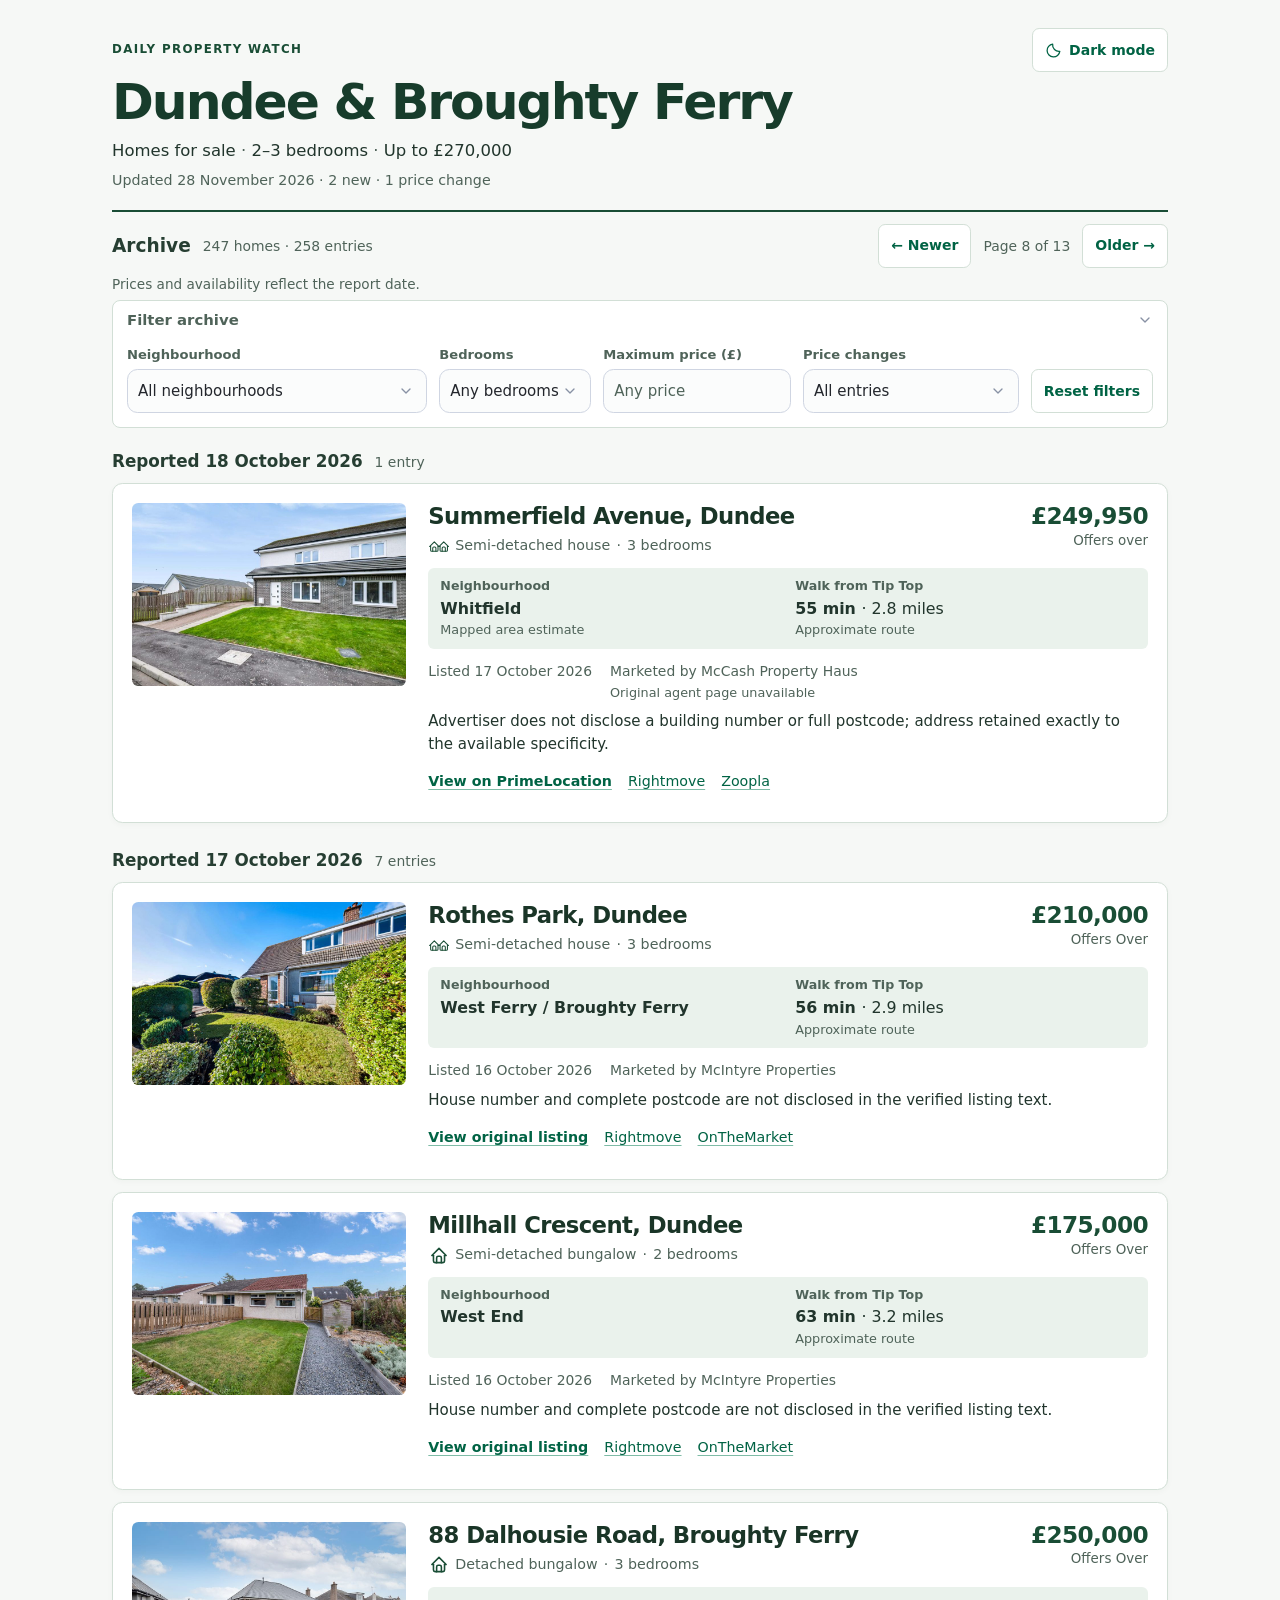
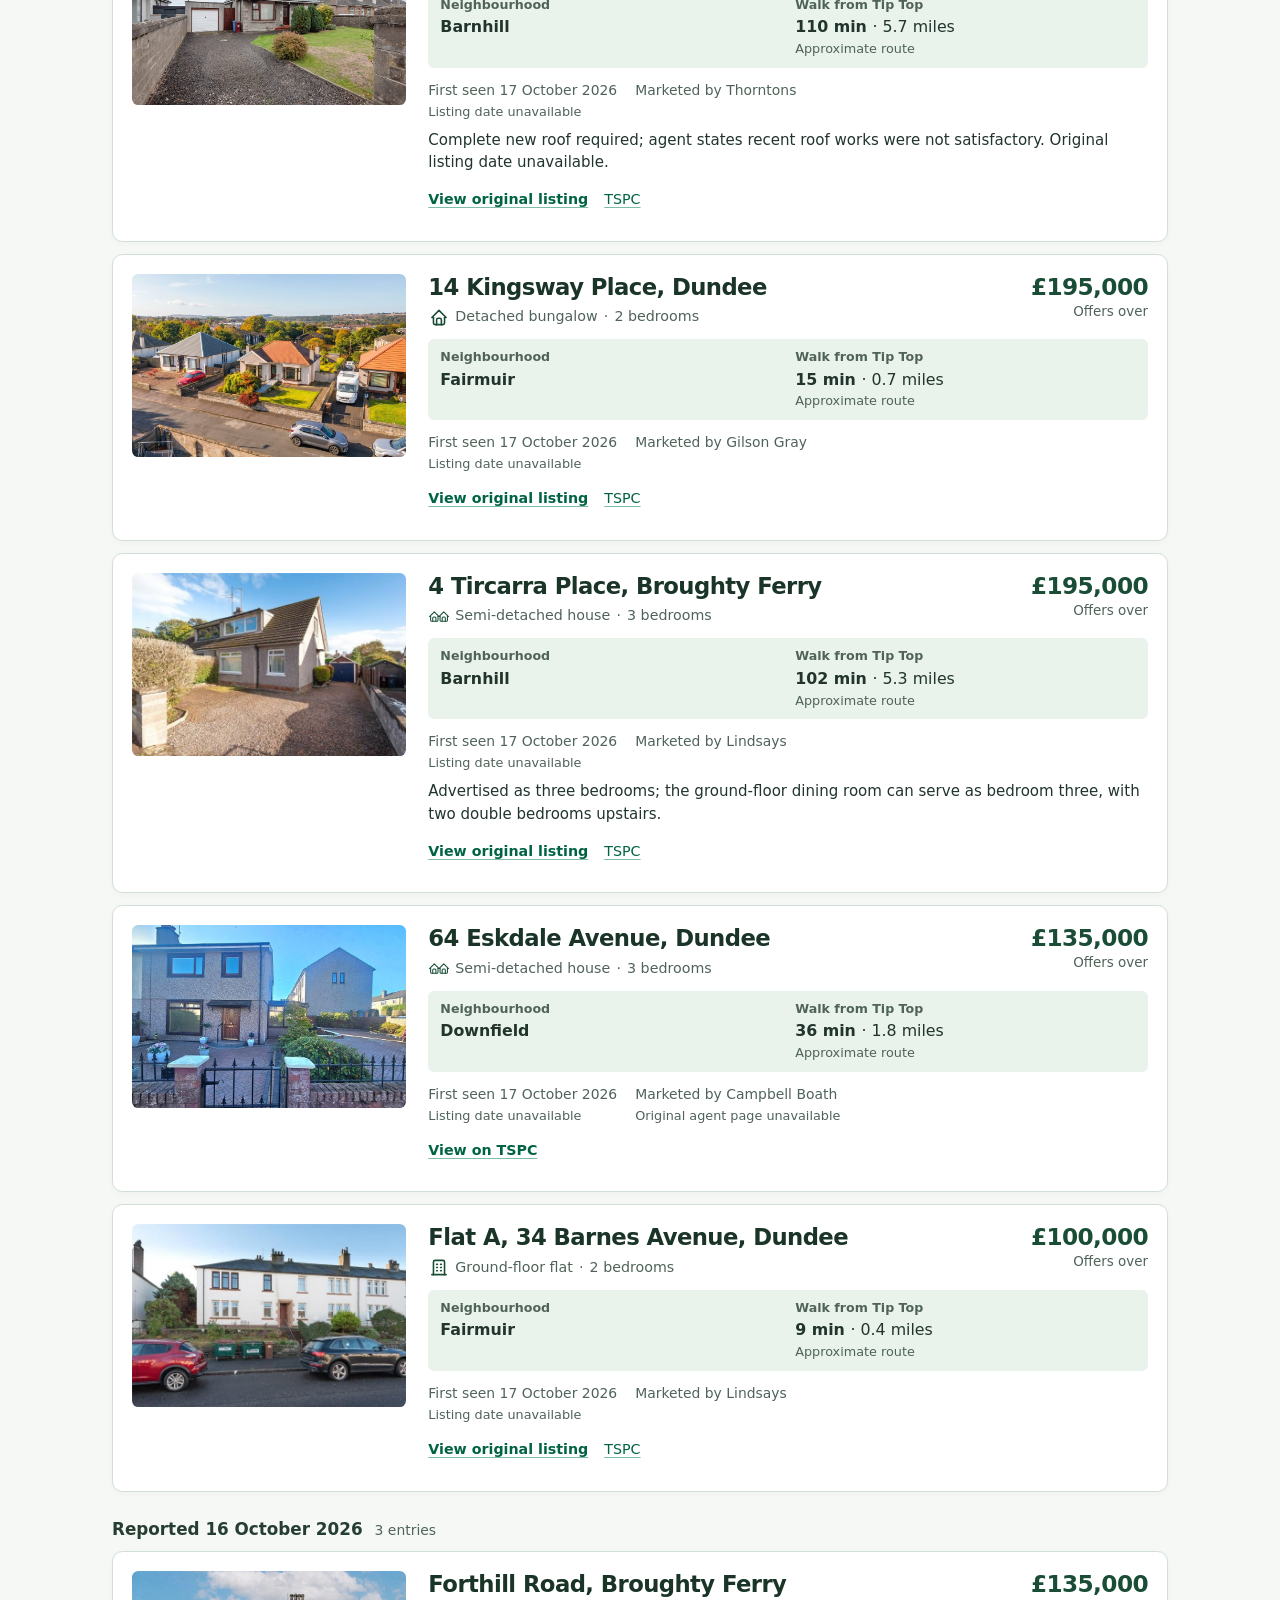
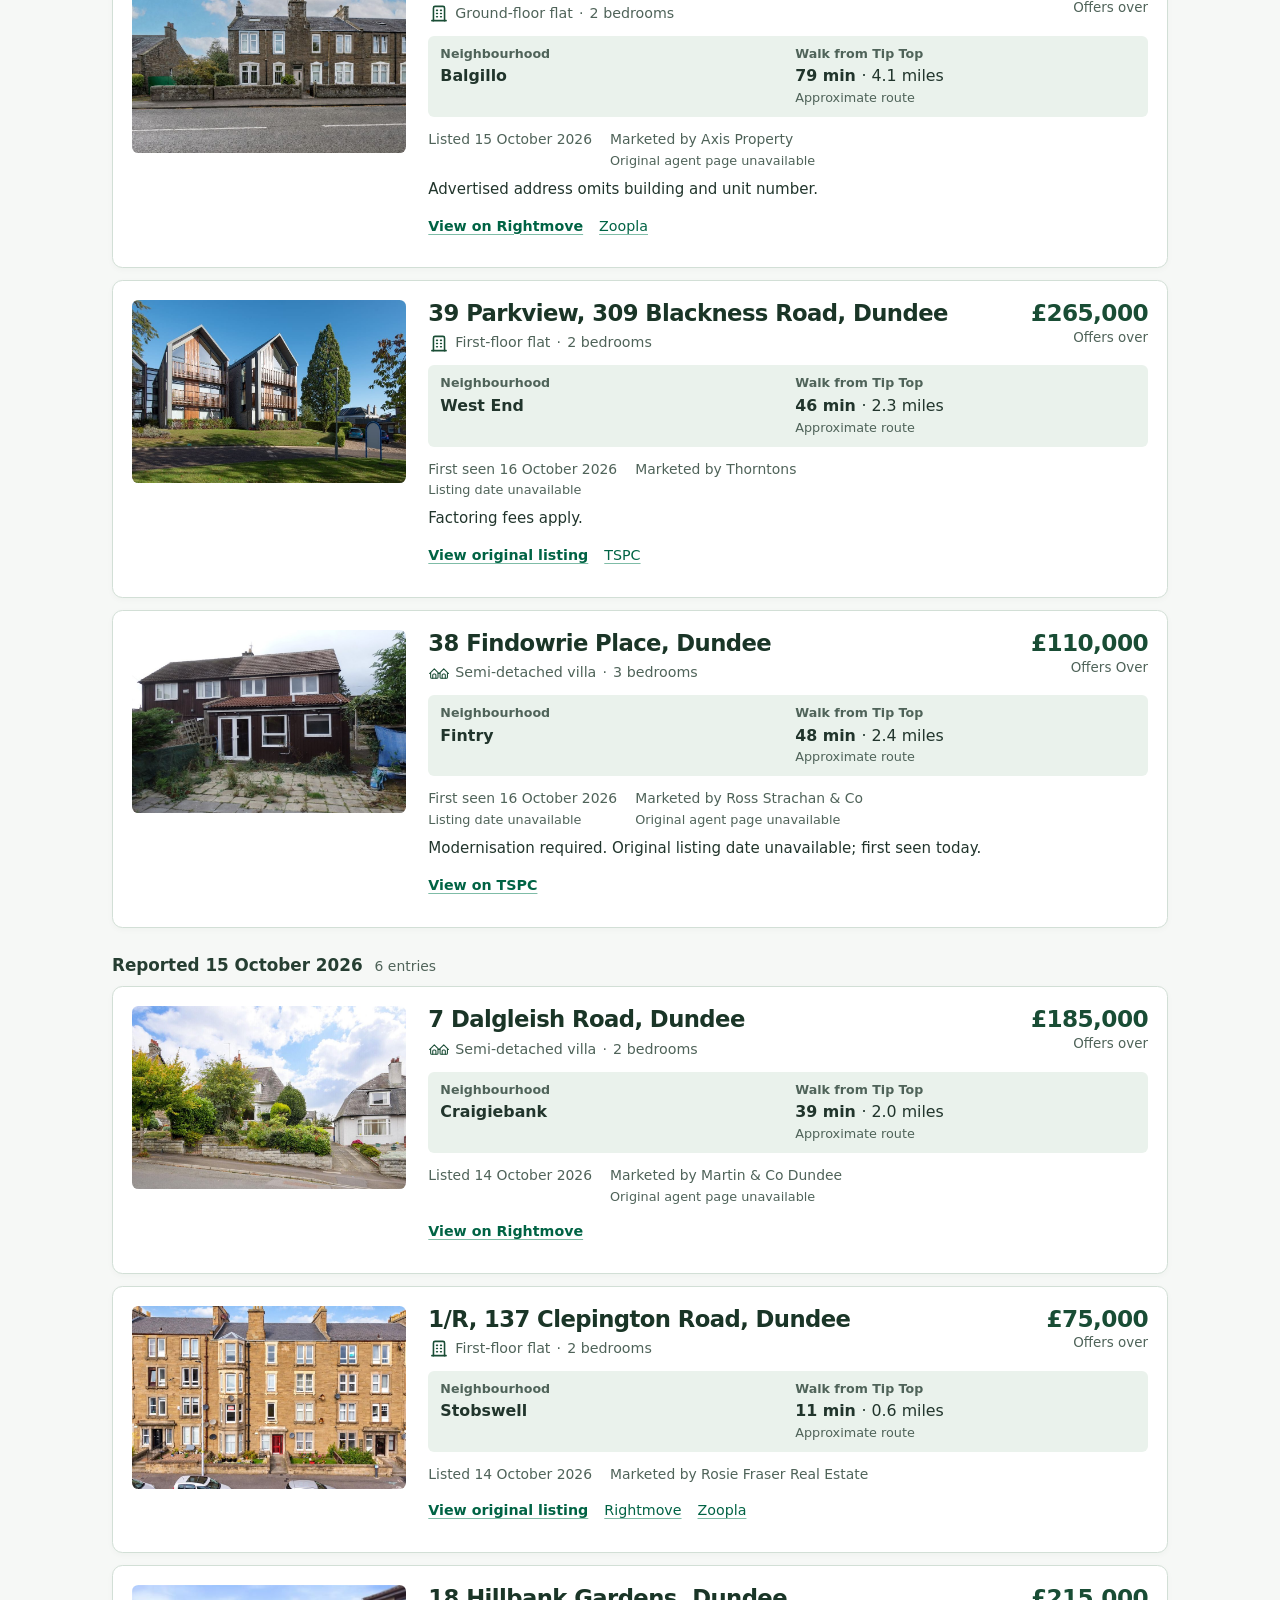
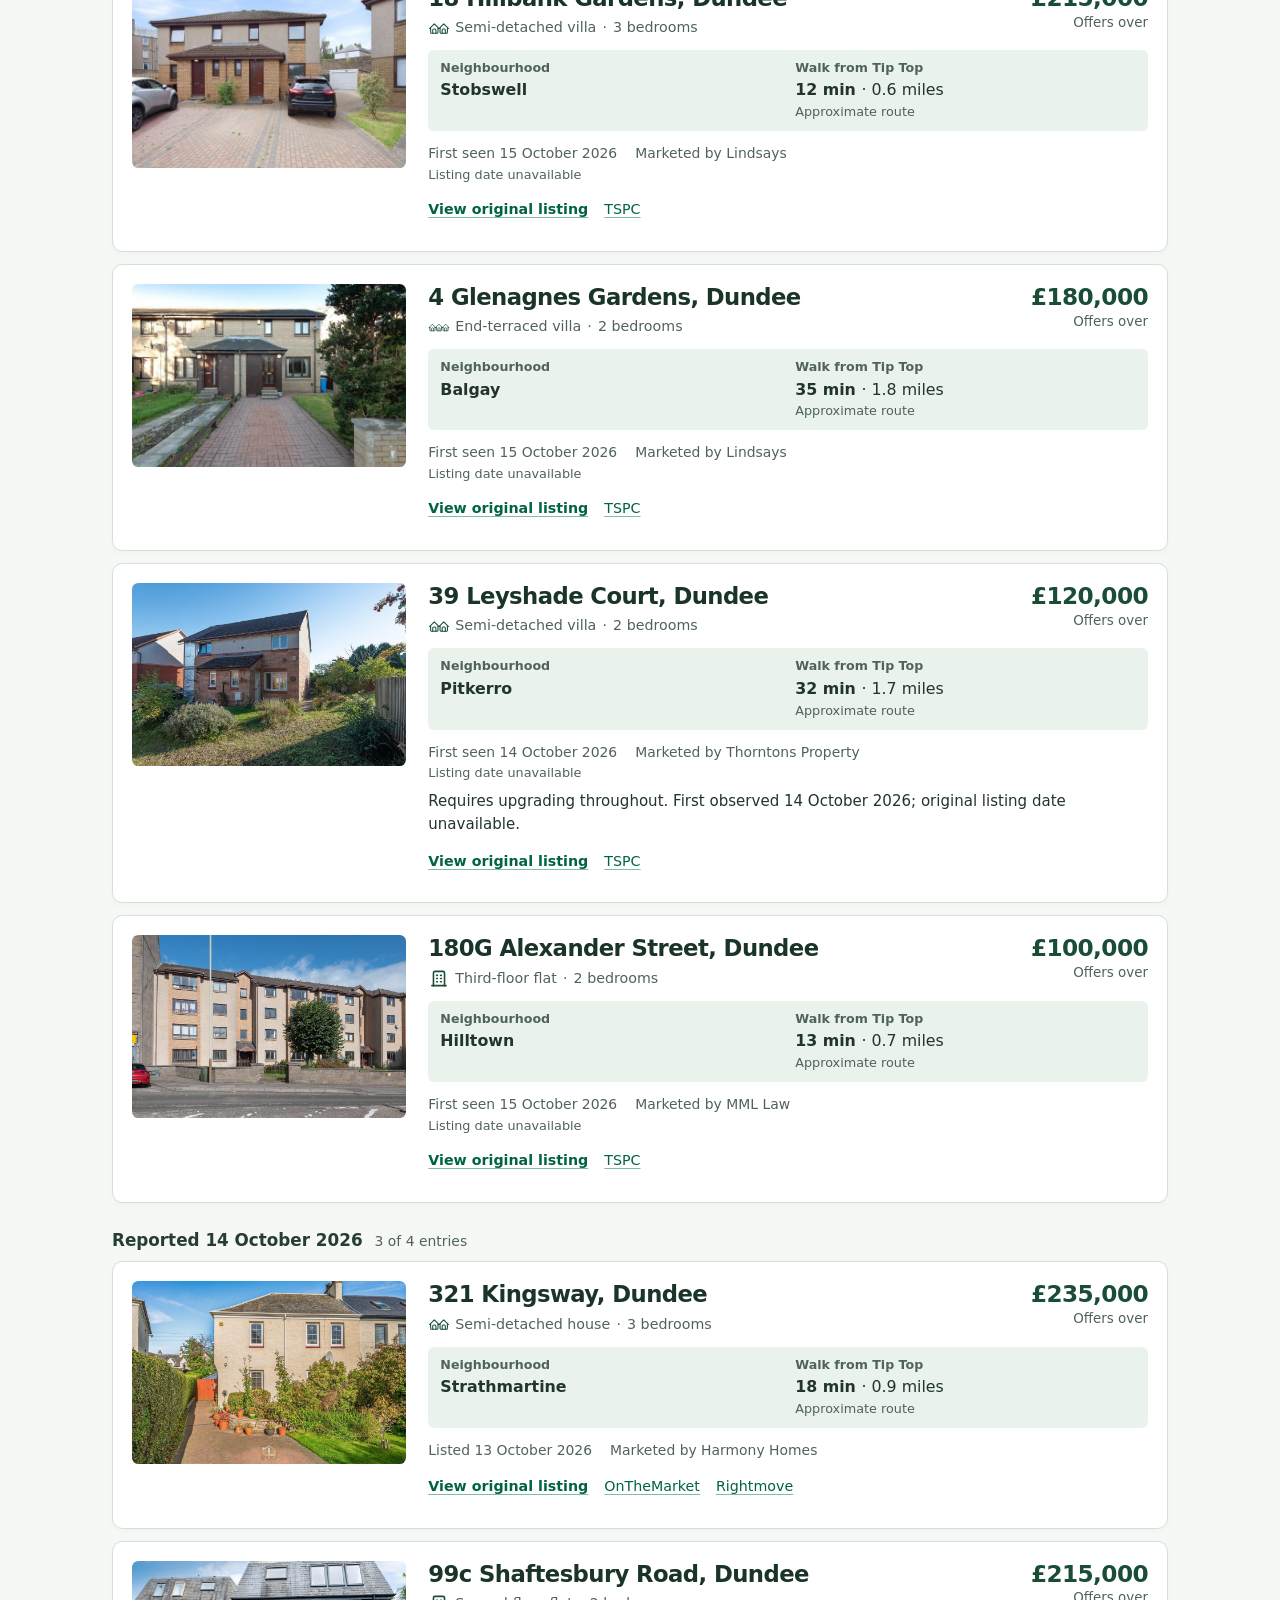
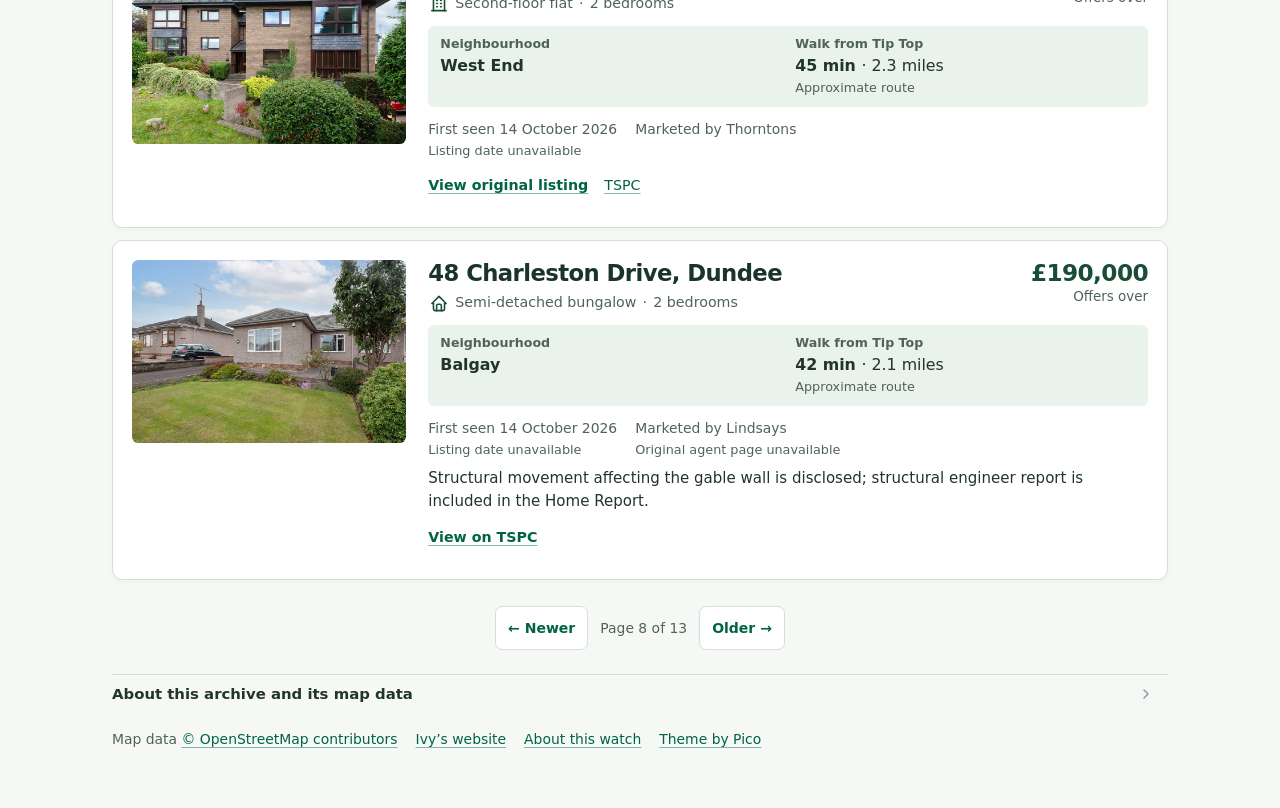
<file: page-8.html>
<!doctype html>
<html lang="en-GB" data-theme="light">
  <head>
    <meta charset="utf-8">
    <meta name="viewport" content="width=device-width, initial-scale=1">
    <meta name="robots" content="noindex,follow">
    <meta name="theme-color" content="#147d59">
    <meta name="description" content="A daily archive of homes for sale in Dundee and Broughty Ferry with 2–3 bedrooms and advertised prices up to £270,000.">
    <title>Dundee property watch · Page 8</title>
    <link rel="icon" href="assets/favicon.svg" type="image/svg+xml">
    <script src="assets/theme.js?v=870e5515ad174629"></script>
    <link rel="stylesheet" href="assets/pico.jade.min.css?v=dc3885c4785f04e3">
    <link rel="stylesheet" href="assets/report.css?v=8f64a7f69e3fd281">
    <script defer src="assets/archive.js?v=9dd3be0c944e0953"></script>
  </head>
  <body>
    <a class="skip-link" href="#properties">Skip to properties</a>
    <main class="container">
      <header class="masthead">
        <div class="masthead-top">
          <p class="eyebrow">Daily property watch</p>
          <button id="theme-toggle" class="theme-toggle" type="button" aria-pressed="false" hidden>
            <svg viewBox="0 0 24 24" fill="none" stroke="currentColor" stroke-width="1.8" stroke-linecap="round" stroke-linejoin="round" aria-hidden="true">
              <path d="M20.9 13.2A9 9 0 0 1 10.8 3.1 9 9 0 1 0 20.9 13.2Z"/>
            </svg>
            <span>Dark mode</span>
          </button>
        </div>
        <h1>Dundee &amp; Broughty Ferry</h1>
        <p class="criteria">Homes for sale <span>·</span> 2–3 bedrooms <span>·</span> Up to £270,000</p>
        <p class="update">Updated <time datetime="2026-11-28">28 November 2026</time> <span>· 2 new · 1 price change</span></p>
      </header>
      <div class="archive-tools">
        <div class="archive-title">
          <h2>Archive</h2>
          <p>247 homes · 258 entries</p>
        </div>
        <nav class="pagination" aria-label="Property pages">
          <a href="page-7.html" rel="prev">← Newer</a>
          <span>Page 8 of 13</span>
          <a href="page-9.html" rel="next">Older →</a>
        </nav>
        <p class="archive-note">Prices and availability reflect the report date.</p>
        <div id="archive-filters" class="archive-filters" data-page="8" data-pages="13" data-total="258" data-version="451695fd3c8bae94" hidden>
          <details class="filter-panel">
            <summary>Filter archive <span class="filter-active-count" hidden></span></summary>
            <form class="filter-fields" aria-label="Filter archive" aria-controls="properties">
              <label class="filter-field">
                <span class="filter-label">Neighbourhood</span>
                <select name="area">
                  <option value="">All neighbourhoods</option>
                  <option value="ardler">Ardler</option>
                  <option value="balgay">Balgay</option>
                  <option value="balgillo">Balgillo</option>
                  <option value="ballumbie">Ballumbie</option>
                  <option value="barnhill">Barnhill</option>
                  <option value="baxter park">Baxter Park</option>
                  <option value="broughty ferry">Broughty Ferry</option>
                  <option value="central broughty ferry">Central Broughty Ferry</option>
                  <option value="central ferry">Central Ferry</option>
                  <option value="charleston">Charleston</option>
                  <option value="city centre">City Centre</option>
                  <option value="city quay">City Quay</option>
                  <option value="city-centre">city-centre</option>
                  <option value="claypotts">Claypotts</option>
                  <option value="clepington">Clepington</option>
                  <option value="coldside">Coldside</option>
                  <option value="craigiebank">Craigiebank</option>
                  <option value="douglas">Douglas</option>
                  <option value="downfield">Downfield</option>
                  <option value="dryburgh">Dryburgh</option>
                  <option value="dundee">Dundee</option>
                  <option value="dykes of gray">Dykes of Gray</option>
                  <option value="eastport">Eastport</option>
                  <option value="fairmuir">Fairmuir</option>
                  <option value="fintry">Fintry</option>
                  <option value="hilltown">Hilltown</option>
                  <option value="hilltown / law">Hilltown / Law</option>
                  <option value="kirkton">Kirkton</option>
                  <option value="law">Law</option>
                  <option value="linlathen">Linlathen</option>
                  <option value="lochee">Lochee</option>
                  <option value="lochee east">Lochee East</option>
                  <option value="maryfield">Maryfield</option>
                  <option value="menzieshill">Menzieshill</option>
                  <option value="mid craigie">Mid Craigie</option>
                  <option value="north-west of dundee">north-west of Dundee</option>
                  <option value="panmurefield">Panmurefield</option>
                  <option value="pitkerro">Pitkerro</option>
                  <option value="riverside">Riverside</option>
                  <option value="st mary’s">St Mary’s</option>
                  <option value="stobswell">Stobswell</option>
                  <option value="strathmartine">Strathmartine</option>
                  <option value="the glens">The Glens</option>
                  <option value="west end">West End</option>
                  <option value="west ferry">West Ferry</option>
                  <option value="west ferry / broughty ferry">West Ferry / Broughty Ferry</option>
                  <option value="whitfield">Whitfield</option>
                  <option value="woodside">Woodside</option>
                  <option value="neighbourhood unconfirmed">Neighbourhood unconfirmed</option>
                </select>
              </label>
              <label class="filter-field">
                <span class="filter-label">Bedrooms</span>
                <select name="beds">
                  <option value="">Any bedrooms</option>
                  <option value="2">2 bedrooms</option>
                  <option value="3">3 bedrooms</option>
                </select>
              </label>
              <label class="filter-field">
                <span class="filter-label">Maximum price (£)</span>
                <input type="number" name="price" inputmode="numeric" min="0" step="1" placeholder="Any price">
              </label>
              <label class="filter-field">
                <span class="filter-label">Price changes</span>
                <select name="change">
                  <option value="">All entries</option>
                  <option value="changed">All price changes</option>
                  <option value="reduced">Price reductions</option>
                  <option value="increased">Price increases</option>
                </select>
              </label>
              <div class="filter-actions">
                <button class="filter-reset" type="reset">Reset filters</button>
              </div>
            </form>
          </details>
          <div class="filter-feedback">
            <p id="filter-status" class="filter-status" role="status" aria-atomic="true"></p>
            <button type="button" class="filter-retry" hidden>Retry</button>
          </div>
        </div>
      </div>
      <div id="properties" tabindex="-1">
        <section class="report-day" data-day="2026-10-18">
          <div class="day-heading">
            <h2>Reported <time datetime="2026-10-18">18 October 2026</time></h2>
            <span data-day-count>1 entry</span>
          </div>
          <div data-cards>
            <article class="property-card has-photo" data-area="whitfield" data-beds="3" data-price="249950" data-change="">
              <div class="card-heading">
                <div class="identity">
                  <h3>Summerfield Avenue, Dundee</h3>
                  <div class="property-summary">
                    <span class="property-type type-semi"><svg viewBox="0 0 28 24" fill="none" stroke="currentColor" stroke-width="2" stroke-linecap="round" stroke-linejoin="round" aria-hidden="true" focusable="false"><g transform="translate(0 4) scale(.67)"><path d="M5 12l-2 0l9 -9l9 9l-2 0" /><path d="M5 12v7a2 2 0 0 0 2 2h10a2 2 0 0 0 2 -2v-7" /><path d="M9 21v-6a2 2 0 0 1 2 -2h2a2 2 0 0 1 2 2v6" /></g><g transform="translate(12 4) scale(.67)"><path d="M5 12l-2 0l9 -9l9 9l-2 0" /><path d="M5 12v7a2 2 0 0 0 2 2h10a2 2 0 0 0 2 -2v-7" /><path d="M9 21v-6a2 2 0 0 1 2 -2h2a2 2 0 0 1 2 2v6" /></g></svg><span>Semi-detached house</span></span>
                    <span>3 bedrooms</span>
                  </div>
                </div>
                <div class="asking">
                  <span class="price">£249,950</span>
                  <span class="qualifier">Offers over</span>
                </div>
              </div>
              <dl class="property-location">
                <div class="area">
                  <dt>Neighbourhood</dt>
                  <dd>Whitfield<small>Mapped area estimate</small></dd>
                </div>
                <div class="walking">
                  <dt>Walk from Tip Top</dt>
                  <dd>55 min <span class="distance">· 2.8 miles</span><small>Approximate route</small></dd>
                </div>
              </dl>
              <figure class="photo">
                <a href="https://www.primelocation.com/for-sale/details/74537725/" aria-label="View listing for Summerfield Avenue, Dundee">
                  <img src="images/b7271d7cff3568776b5ba9817c3c4353fd51cec861bc77e499013ca53ac74558.jpg" alt="Summerfield Avenue, Dundee" loading="lazy" decoding="async" width="640" height="427"
                       onerror="this.closest('article').classList.remove('has-photo');this.closest('figure').remove()">
                </a>
              </figure>
              <div class="card-detail">
                <div class="listing-meta">
                  <p class="date">Listed <time datetime="2026-10-17">17 October 2026</time></p>
                  <p class="agent">Marketed by McCash Property Haus<span class="date-note">Original agent page unavailable</span></p>
                </div>
                <p class="notes">Advertiser does not disclose a building number or full postcode; address retained exactly to the available specificity.</p>
                <nav class="links" aria-label="Listings for Summerfield Avenue, Dundee">
                  <a class="original" href="https://www.primelocation.com/for-sale/details/74537725/" rel="noopener noreferrer">View on PrimeLocation</a>
                  <a href="https://www.rightmove.co.uk/properties/94429875" rel="noopener noreferrer">Rightmove</a>
                  <a href="https://www.zoopla.co.uk/for-sale/details/74537725/" rel="noopener noreferrer">Zoopla</a>
                </nav>
              </div>
            </article>
          </div>
        </section>
        <section class="report-day" data-day="2026-10-17">
          <div class="day-heading">
            <h2>Reported <time datetime="2026-10-17">17 October 2026</time></h2>
            <span data-day-count>7 entries</span>
          </div>
          <div data-cards>
            <article class="property-card has-photo" data-area="west ferry / broughty ferry" data-beds="3" data-price="210000" data-change="">
              <div class="card-heading">
                <div class="identity">
                  <h3>Rothes Park, Dundee</h3>
                  <div class="property-summary">
                    <span class="property-type type-semi"><svg viewBox="0 0 28 24" fill="none" stroke="currentColor" stroke-width="2" stroke-linecap="round" stroke-linejoin="round" aria-hidden="true" focusable="false"><g transform="translate(0 4) scale(.67)"><path d="M5 12l-2 0l9 -9l9 9l-2 0" /><path d="M5 12v7a2 2 0 0 0 2 2h10a2 2 0 0 0 2 -2v-7" /><path d="M9 21v-6a2 2 0 0 1 2 -2h2a2 2 0 0 1 2 2v6" /></g><g transform="translate(12 4) scale(.67)"><path d="M5 12l-2 0l9 -9l9 9l-2 0" /><path d="M5 12v7a2 2 0 0 0 2 2h10a2 2 0 0 0 2 -2v-7" /><path d="M9 21v-6a2 2 0 0 1 2 -2h2a2 2 0 0 1 2 2v6" /></g></svg><span>Semi-detached house</span></span>
                    <span>3 bedrooms</span>
                  </div>
                </div>
                <div class="asking">
                  <span class="price">£210,000</span>
                  <span class="qualifier">Offers Over</span>
                </div>
              </div>
              <dl class="property-location">
                <div class="area">
                  <dt>Neighbourhood</dt>
                  <dd>West Ferry / Broughty Ferry</dd>
                </div>
                <div class="walking">
                  <dt>Walk from Tip Top</dt>
                  <dd>56 min <span class="distance">· 2.9 miles</span><small>Approximate route</small></dd>
                </div>
              </dl>
              <figure class="photo">
                <a href="https://www.mcintyre-properties.com/properties-for-sale/property/460-rothes-park-broughty-ferry-dundee" aria-label="View listing for Rothes Park, Dundee">
                  <img src="images/eacb1e00dea2d399b6e5ca56b040686a8e9f9faf5d9009a707b36ad2bd534818.jpg" alt="Rothes Park, Dundee" loading="lazy" decoding="async" width="640" height="427"
                       onerror="this.closest('article').classList.remove('has-photo');this.closest('figure').remove()">
                </a>
              </figure>
              <div class="card-detail">
                <div class="listing-meta">
                  <p class="date">Listed <time datetime="2026-10-16">16 October 2026</time></p>
                  <p class="agent">Marketed by McIntyre Properties</p>
                </div>
                <p class="notes">House number and complete postcode are not disclosed in the verified listing text.</p>
                <nav class="links" aria-label="Listings for Rothes Park, Dundee">
                  <a class="original" href="https://www.mcintyre-properties.com/properties-for-sale/property/460-rothes-park-broughty-ferry-dundee" rel="noopener noreferrer">View original listing</a>
                  <a href="https://www.rightmove.co.uk/properties/94393722" rel="noopener noreferrer">Rightmove</a>
                  <a href="https://www.onthemarket.com/details/20567684/" rel="noopener noreferrer">OnTheMarket</a>
                </nav>
              </div>
            </article>
            <article class="property-card has-photo" data-area="west end" data-beds="2" data-price="175000" data-change="">
              <div class="card-heading">
                <div class="identity">
                  <h3>Millhall Crescent, Dundee</h3>
                  <div class="property-summary">
                    <span class="property-type type-bungalow"><svg viewBox="0 0 24 24" fill="none" stroke="currentColor" stroke-width="2" stroke-linecap="round" stroke-linejoin="round" aria-hidden="true" focusable="false"><path d="M5 12l-2 0l9 -9l9 9l-2 0" /><path d="M5 12v7a2 2 0 0 0 2 2h10a2 2 0 0 0 2 -2v-7" /><path d="M9 21v-6a2 2 0 0 1 2 -2h2a2 2 0 0 1 2 2v6" /></svg><span>Semi-detached bungalow</span></span>
                    <span>2 bedrooms</span>
                  </div>
                </div>
                <div class="asking">
                  <span class="price">£175,000</span>
                  <span class="qualifier">Offers Over</span>
                </div>
              </div>
              <dl class="property-location">
                <div class="area">
                  <dt>Neighbourhood</dt>
                  <dd>West End</dd>
                </div>
                <div class="walking">
                  <dt>Walk from Tip Top</dt>
                  <dd>63 min <span class="distance">· 3.2 miles</span><small>Approximate route</small></dd>
                </div>
              </dl>
              <figure class="photo">
                <a href="https://www.mcintyre-properties.com/properties-for-sale/property/459-millhall-crescent-dundee" aria-label="View listing for Millhall Crescent, Dundee">
                  <img src="images/55a54dac882708bb1f82ab4f1698326b4d308d26a0e6b7912102f67a29fe5c1d.jpg" alt="Millhall Crescent, Dundee" loading="lazy" decoding="async" width="640" height="427"
                       onerror="this.closest('article').classList.remove('has-photo');this.closest('figure').remove()">
                </a>
              </figure>
              <div class="card-detail">
                <div class="listing-meta">
                  <p class="date">Listed <time datetime="2026-10-16">16 October 2026</time></p>
                  <p class="agent">Marketed by McIntyre Properties</p>
                </div>
                <p class="notes">House number and complete postcode are not disclosed in the verified listing text.</p>
                <nav class="links" aria-label="Listings for Millhall Crescent, Dundee">
                  <a class="original" href="https://www.mcintyre-properties.com/properties-for-sale/property/459-millhall-crescent-dundee" rel="noopener noreferrer">View original listing</a>
                  <a href="https://www.rightmove.co.uk/properties/94411908" rel="noopener noreferrer">Rightmove</a>
                  <a href="https://www.onthemarket.com/details/20571176/" rel="noopener noreferrer">OnTheMarket</a>
                </nav>
              </div>
            </article>
            <article class="property-card has-photo" data-area="barnhill" data-beds="3" data-price="250000" data-change="">
              <div class="card-heading">
                <div class="identity">
                  <h3>88 Dalhousie Road, Broughty Ferry</h3>
                  <div class="property-summary">
                    <span class="property-type type-bungalow"><svg viewBox="0 0 24 24" fill="none" stroke="currentColor" stroke-width="2" stroke-linecap="round" stroke-linejoin="round" aria-hidden="true" focusable="false"><path d="M5 12l-2 0l9 -9l9 9l-2 0" /><path d="M5 12v7a2 2 0 0 0 2 2h10a2 2 0 0 0 2 -2v-7" /><path d="M9 21v-6a2 2 0 0 1 2 -2h2a2 2 0 0 1 2 2v6" /></svg><span>Detached bungalow</span></span>
                    <span>3 bedrooms</span>
                  </div>
                </div>
                <div class="asking">
                  <span class="price">£250,000</span>
                  <span class="qualifier">Offers Over</span>
                </div>
              </div>
              <dl class="property-location">
                <div class="area">
                  <dt>Neighbourhood</dt>
                  <dd>Barnhill</dd>
                </div>
                <div class="walking">
                  <dt>Walk from Tip Top</dt>
                  <dd>110 min <span class="distance">· 5.7 miles</span><small>Approximate route</small></dd>
                </div>
              </dl>
              <figure class="photo">
                <a href="https://thorntons-property.co.uk/Dundee/DD5/88-Dalhousie-Road-Broughty-Ferry-3-bedroom-Bungalow/" aria-label="View listing for 88 Dalhousie Road, Broughty Ferry">
                  <img src="images/9b7c5e06b7de439bb5593707d03458292f5a273f87f31dff929a24aed4d8b12b.jpg" alt="88 Dalhousie Road, Broughty Ferry" loading="lazy" decoding="async" width="640" height="427"
                       onerror="this.closest('article').classList.remove('has-photo');this.closest('figure').remove()">
                </a>
              </figure>
              <div class="card-detail">
                <div class="listing-meta">
                  <p class="date">First seen <time datetime="2026-10-17">17 October 2026</time><span class="date-note">Listing date unavailable</span></p>
                  <p class="agent">Marketed by Thorntons</p>
                </div>
                <p class="notes">Complete new roof required; agent states recent roof works were not satisfactory. Original listing date unavailable.</p>
                <nav class="links" aria-label="Listings for 88 Dalhousie Road, Broughty Ferry">
                  <a class="original" href="https://thorntons-property.co.uk/Dundee/DD5/88-Dalhousie-Road-Broughty-Ferry-3-bedroom-Bungalow/" rel="noopener noreferrer">View original listing</a>
                  <a href="https://tspc.co.uk/property/3-Bed-Detached-Bungalow-For-Sale-88-Dalhousie-Road-Broughty-Ferry-Dundee-DD5-2UB" rel="noopener noreferrer">TSPC</a>
                </nav>
              </div>
            </article>
            <article class="property-card has-photo" data-area="fairmuir" data-beds="2" data-price="195000" data-change="">
              <div class="card-heading">
                <div class="identity">
                  <h3>14 Kingsway Place, Dundee</h3>
                  <div class="property-summary">
                    <span class="property-type type-bungalow"><svg viewBox="0 0 24 24" fill="none" stroke="currentColor" stroke-width="2" stroke-linecap="round" stroke-linejoin="round" aria-hidden="true" focusable="false"><path d="M5 12l-2 0l9 -9l9 9l-2 0" /><path d="M5 12v7a2 2 0 0 0 2 2h10a2 2 0 0 0 2 -2v-7" /><path d="M9 21v-6a2 2 0 0 1 2 -2h2a2 2 0 0 1 2 2v6" /></svg><span>Detached bungalow</span></span>
                    <span>2 bedrooms</span>
                  </div>
                </div>
                <div class="asking">
                  <span class="price">£195,000</span>
                  <span class="qualifier">Offers over</span>
                </div>
              </div>
              <dl class="property-location">
                <div class="area">
                  <dt>Neighbourhood</dt>
                  <dd>Fairmuir</dd>
                </div>
                <div class="walking">
                  <dt>Walk from Tip Top</dt>
                  <dd>15 min <span class="distance">· 0.7 miles</span><small>Approximate route</small></dd>
                </div>
              </dl>
              <figure class="photo">
                <a href="https://gilsongray.co.uk/property/kingsway-place-P296543-266/" aria-label="View listing for 14 Kingsway Place, Dundee">
                  <img src="images/239035fdac30087f6c9d18edc2bd00cb755381d579f505ea5aada14a686d6798.jpg" alt="14 Kingsway Place, Dundee" loading="lazy" decoding="async" width="640" height="427"
                       onerror="this.closest('article').classList.remove('has-photo');this.closest('figure').remove()">
                </a>
              </figure>
              <div class="card-detail">
                <div class="listing-meta">
                  <p class="date">First seen <time datetime="2026-10-17">17 October 2026</time><span class="date-note">Listing date unavailable</span></p>
                  <p class="agent">Marketed by Gilson Gray</p>
                </div>
                <nav class="links" aria-label="Listings for 14 Kingsway Place, Dundee">
                  <a class="original" href="https://gilsongray.co.uk/property/kingsway-place-P296543-266/" rel="noopener noreferrer">View original listing</a>
                  <a href="https://tspc.co.uk/property/2-Bed-Detached-Bungalow-For-Sale-14-Kingsway-Place-Dundee-DD3-8JX" rel="noopener noreferrer">TSPC</a>
                </nav>
              </div>
            </article>
            <article class="property-card has-photo" data-area="barnhill" data-beds="3" data-price="195000" data-change="">
              <div class="card-heading">
                <div class="identity">
                  <h3>4 Tircarra Place, Broughty Ferry</h3>
                  <div class="property-summary">
                    <span class="property-type type-semi"><svg viewBox="0 0 28 24" fill="none" stroke="currentColor" stroke-width="2" stroke-linecap="round" stroke-linejoin="round" aria-hidden="true" focusable="false"><g transform="translate(0 4) scale(.67)"><path d="M5 12l-2 0l9 -9l9 9l-2 0" /><path d="M5 12v7a2 2 0 0 0 2 2h10a2 2 0 0 0 2 -2v-7" /><path d="M9 21v-6a2 2 0 0 1 2 -2h2a2 2 0 0 1 2 2v6" /></g><g transform="translate(12 4) scale(.67)"><path d="M5 12l-2 0l9 -9l9 9l-2 0" /><path d="M5 12v7a2 2 0 0 0 2 2h10a2 2 0 0 0 2 -2v-7" /><path d="M9 21v-6a2 2 0 0 1 2 -2h2a2 2 0 0 1 2 2v6" /></g></svg><span>Semi-detached house</span></span>
                    <span>3 bedrooms</span>
                  </div>
                </div>
                <div class="asking">
                  <span class="price">£195,000</span>
                  <span class="qualifier">Offers over</span>
                </div>
              </div>
              <dl class="property-location">
                <div class="area">
                  <dt>Neighbourhood</dt>
                  <dd>Barnhill</dd>
                </div>
                <div class="walking">
                  <dt>Walk from Tip Top</dt>
                  <dd>102 min <span class="distance">· 5.3 miles</span><small>Approximate route</small></dd>
                </div>
              </dl>
              <figure class="photo">
                <a href="https://property.lindsays.co.uk/for-sale/4-tircarra-place-broughty-ferry-dundee-angus-dd5-2qe" aria-label="View listing for 4 Tircarra Place, Broughty Ferry">
                  <img src="images/e2b644e1b0282d3de3d6c636ec70b976e8936dace3535b1ed91a8ffb75aa0f50.jpg" alt="4 Tircarra Place, Broughty Ferry" loading="lazy" decoding="async" width="640" height="427"
                       onerror="this.closest('article').classList.remove('has-photo');this.closest('figure').remove()">
                </a>
              </figure>
              <div class="card-detail">
                <div class="listing-meta">
                  <p class="date">First seen <time datetime="2026-10-17">17 October 2026</time><span class="date-note">Listing date unavailable</span></p>
                  <p class="agent">Marketed by Lindsays</p>
                </div>
                <p class="notes">Advertised as three bedrooms; the ground-floor dining room can serve as bedroom three, with two double bedrooms upstairs.</p>
                <nav class="links" aria-label="Listings for 4 Tircarra Place, Broughty Ferry">
                  <a class="original" href="https://property.lindsays.co.uk/for-sale/4-tircarra-place-broughty-ferry-dundee-angus-dd5-2qe" rel="noopener noreferrer">View original listing</a>
                  <a href="https://tspc.co.uk/property/3-Bed-Semi-Detached-Villa-For-Sale-4-Tircarra-Place-Broughty-Ferry-Dundee-DD5-2QE" rel="noopener noreferrer">TSPC</a>
                </nav>
              </div>
            </article>
            <article class="property-card has-photo" data-area="downfield" data-beds="3" data-price="135000" data-change="">
              <div class="card-heading">
                <div class="identity">
                  <h3>64 Eskdale Avenue, Dundee</h3>
                  <div class="property-summary">
                    <span class="property-type type-semi"><svg viewBox="0 0 28 24" fill="none" stroke="currentColor" stroke-width="2" stroke-linecap="round" stroke-linejoin="round" aria-hidden="true" focusable="false"><g transform="translate(0 4) scale(.67)"><path d="M5 12l-2 0l9 -9l9 9l-2 0" /><path d="M5 12v7a2 2 0 0 0 2 2h10a2 2 0 0 0 2 -2v-7" /><path d="M9 21v-6a2 2 0 0 1 2 -2h2a2 2 0 0 1 2 2v6" /></g><g transform="translate(12 4) scale(.67)"><path d="M5 12l-2 0l9 -9l9 9l-2 0" /><path d="M5 12v7a2 2 0 0 0 2 2h10a2 2 0 0 0 2 -2v-7" /><path d="M9 21v-6a2 2 0 0 1 2 -2h2a2 2 0 0 1 2 2v6" /></g></svg><span>Semi-detached house</span></span>
                    <span>3 bedrooms</span>
                  </div>
                </div>
                <div class="asking">
                  <span class="price">£135,000</span>
                  <span class="qualifier">Offers over</span>
                </div>
              </div>
              <dl class="property-location">
                <div class="area">
                  <dt>Neighbourhood</dt>
                  <dd>Downfield</dd>
                </div>
                <div class="walking">
                  <dt>Walk from Tip Top</dt>
                  <dd>36 min <span class="distance">· 1.8 miles</span><small>Approximate route</small></dd>
                </div>
              </dl>
              <figure class="photo">
                <a href="https://tspc.co.uk/property/3-Bed-Semi-Detached-Villa-For-Sale-64-Eskdale-Avenue-Dundee-DD3-9BQ" aria-label="View listing for 64 Eskdale Avenue, Dundee">
                  <img src="images/e616cd264af85aacbe9d492a577bd9445956d785314e3901fe63045d26c136d3.jpg" alt="64 Eskdale Avenue, Dundee" loading="lazy" decoding="async" width="640" height="427"
                       onerror="this.closest('article').classList.remove('has-photo');this.closest('figure').remove()">
                </a>
              </figure>
              <div class="card-detail">
                <div class="listing-meta">
                  <p class="date">First seen <time datetime="2026-10-17">17 October 2026</time><span class="date-note">Listing date unavailable</span></p>
                  <p class="agent">Marketed by Campbell Boath<span class="date-note">Original agent page unavailable</span></p>
                </div>
                <nav class="links" aria-label="Listings for 64 Eskdale Avenue, Dundee">
                  <a class="original" href="https://tspc.co.uk/property/3-Bed-Semi-Detached-Villa-For-Sale-64-Eskdale-Avenue-Dundee-DD3-9BQ" rel="noopener noreferrer">View on TSPC</a>
                </nav>
              </div>
            </article>
            <article class="property-card has-photo" data-area="fairmuir" data-beds="2" data-price="100000" data-change="">
              <div class="card-heading">
                <div class="identity">
                  <h3>Flat A, 34 Barnes Avenue, Dundee</h3>
                  <div class="property-summary">
                    <span class="property-type type-flat"><svg viewBox="0 0 24 24" fill="none" stroke="currentColor" stroke-width="2" stroke-linecap="round" stroke-linejoin="round" aria-hidden="true" focusable="false"><path d="M3 21l18 0" /><path d="M9 8l1 0" /><path d="M9 12l1 0" /><path d="M9 16l1 0" /><path d="M14 8l1 0" /><path d="M14 12l1 0" /><path d="M14 16l1 0" /><path d="M5 21v-16a2 2 0 0 1 2 -2h10a2 2 0 0 1 2 2v16" /></svg><span>Ground-floor flat</span></span>
                    <span>2 bedrooms</span>
                  </div>
                </div>
                <div class="asking">
                  <span class="price">£100,000</span>
                  <span class="qualifier">Offers over</span>
                </div>
              </div>
              <dl class="property-location">
                <div class="area">
                  <dt>Neighbourhood</dt>
                  <dd>Fairmuir</dd>
                </div>
                <div class="walking">
                  <dt>Walk from Tip Top</dt>
                  <dd>9 min <span class="distance">· 0.4 miles</span><small>Approximate route</small></dd>
                </div>
              </dl>
              <figure class="photo">
                <a href="https://property.lindsays.co.uk/for-sale/flat-a-34-barnes-avenue-dundee-angus-dd4-9aq" aria-label="View listing for Flat A, 34 Barnes Avenue, Dundee">
                  <img src="images/72a1c248a6489c445a388a611595c45cb518572dfa23a3cb3d0ef510143f6272.jpg" alt="Flat A, 34 Barnes Avenue, Dundee" loading="lazy" decoding="async" width="640" height="427"
                       onerror="this.closest('article').classList.remove('has-photo');this.closest('figure').remove()">
                </a>
              </figure>
              <div class="card-detail">
                <div class="listing-meta">
                  <p class="date">First seen <time datetime="2026-10-17">17 October 2026</time><span class="date-note">Listing date unavailable</span></p>
                  <p class="agent">Marketed by Lindsays</p>
                </div>
                <nav class="links" aria-label="Listings for Flat A, 34 Barnes Avenue, Dundee">
                  <a class="original" href="https://property.lindsays.co.uk/for-sale/flat-a-34-barnes-avenue-dundee-angus-dd4-9aq" rel="noopener noreferrer">View original listing</a>
                  <a href="https://tspc.co.uk/property/2-Bed-Ground-Floor-Flat-For-Sale-Flat-A-34-Barnes-Avenue-Dundee-DD4-9AQ" rel="noopener noreferrer">TSPC</a>
                </nav>
              </div>
            </article>
          </div>
        </section>
        <section class="report-day" data-day="2026-10-16">
          <div class="day-heading">
            <h2>Reported <time datetime="2026-10-16">16 October 2026</time></h2>
            <span data-day-count>3 entries</span>
          </div>
          <div data-cards>
            <article class="property-card has-photo" data-area="balgillo" data-beds="2" data-price="135000" data-change="">
              <div class="card-heading">
                <div class="identity">
                  <h3>Forthill Road, Broughty Ferry</h3>
                  <div class="property-summary">
                    <span class="property-type type-flat"><svg viewBox="0 0 24 24" fill="none" stroke="currentColor" stroke-width="2" stroke-linecap="round" stroke-linejoin="round" aria-hidden="true" focusable="false"><path d="M3 21l18 0" /><path d="M9 8l1 0" /><path d="M9 12l1 0" /><path d="M9 16l1 0" /><path d="M14 8l1 0" /><path d="M14 12l1 0" /><path d="M14 16l1 0" /><path d="M5 21v-16a2 2 0 0 1 2 -2h10a2 2 0 0 1 2 2v16" /></svg><span>Ground-floor flat</span></span>
                    <span>2 bedrooms</span>
                  </div>
                </div>
                <div class="asking">
                  <span class="price">£135,000</span>
                  <span class="qualifier">Offers over</span>
                </div>
              </div>
              <dl class="property-location">
                <div class="area">
                  <dt>Neighbourhood</dt>
                  <dd>Balgillo</dd>
                </div>
                <div class="walking">
                  <dt>Walk from Tip Top</dt>
                  <dd>79 min <span class="distance">· 4.1 miles</span><small>Approximate route</small></dd>
                </div>
              </dl>
              <figure class="photo">
                <a href="https://www.rightmove.co.uk/properties/94359630" aria-label="View listing for Forthill Road, Broughty Ferry">
                  <img src="images/ae84a9d38260e48a7c554edadfe7f27adfa45a5974fe746cdb5fe8ecfbba3a67.jpg" alt="Forthill Road, Broughty Ferry" loading="lazy" decoding="async" width="640" height="427"
                       onerror="this.closest('article').classList.remove('has-photo');this.closest('figure').remove()">
                </a>
              </figure>
              <div class="card-detail">
                <div class="listing-meta">
                  <p class="date">Listed <time datetime="2026-10-15">15 October 2026</time></p>
                  <p class="agent">Marketed by Axis Property<span class="date-note">Original agent page unavailable</span></p>
                </div>
                <p class="notes">Advertised address omits building and unit number.</p>
                <nav class="links" aria-label="Listings for Forthill Road, Broughty Ferry">
                  <a class="original" href="https://www.rightmove.co.uk/properties/94359630" rel="noopener noreferrer">View on Rightmove</a>
                  <a href="https://www.zoopla.co.uk/for-sale/details/74520756/" rel="noopener noreferrer">Zoopla</a>
                </nav>
              </div>
            </article>
            <article class="property-card has-photo" data-area="west end" data-beds="2" data-price="265000" data-change="">
              <div class="card-heading">
                <div class="identity">
                  <h3>39 Parkview, 309 Blackness Road, Dundee</h3>
                  <div class="property-summary">
                    <span class="property-type type-flat"><svg viewBox="0 0 24 24" fill="none" stroke="currentColor" stroke-width="2" stroke-linecap="round" stroke-linejoin="round" aria-hidden="true" focusable="false"><path d="M3 21l18 0" /><path d="M9 8l1 0" /><path d="M9 12l1 0" /><path d="M9 16l1 0" /><path d="M14 8l1 0" /><path d="M14 12l1 0" /><path d="M14 16l1 0" /><path d="M5 21v-16a2 2 0 0 1 2 -2h10a2 2 0 0 1 2 2v16" /></svg><span>First-floor flat</span></span>
                    <span>2 bedrooms</span>
                  </div>
                </div>
                <div class="asking">
                  <span class="price">£265,000</span>
                  <span class="qualifier">Offers over</span>
                </div>
              </div>
              <dl class="property-location">
                <div class="area">
                  <dt>Neighbourhood</dt>
                  <dd>West End</dd>
                </div>
                <div class="walking">
                  <dt>Walk from Tip Top</dt>
                  <dd>46 min <span class="distance">· 2.3 miles</span><small>Approximate route</small></dd>
                </div>
              </dl>
              <figure class="photo">
                <a href="https://thorntons-property.co.uk/Dundee/DD2/39-Parkview-309-Blackness-Road-2-bedroom-Flat/" aria-label="View listing for 39 Parkview, 309 Blackness Road, Dundee">
                  <img src="images/361a826fff346c4361b4272b68c22250cd778cb3636f18620123cdb1bb9ff6dc.jpg" alt="39 Parkview, 309 Blackness Road, Dundee" loading="lazy" decoding="async" width="640" height="427"
                       onerror="this.closest('article').classList.remove('has-photo');this.closest('figure').remove()">
                </a>
              </figure>
              <div class="card-detail">
                <div class="listing-meta">
                  <p class="date">First seen <time datetime="2026-10-16">16 October 2026</time><span class="date-note">Listing date unavailable</span></p>
                  <p class="agent">Marketed by Thorntons</p>
                </div>
                <p class="notes">Factoring fees apply.</p>
                <nav class="links" aria-label="Listings for 39 Parkview, 309 Blackness Road, Dundee">
                  <a class="original" href="https://thorntons-property.co.uk/Dundee/DD2/39-Parkview-309-Blackness-Road-2-bedroom-Flat/" rel="noopener noreferrer">View original listing</a>
                  <a href="https://tspc.co.uk/property/2-Bed-First-Floor-Flat-For-Sale-39-Parkview-309-Blackness-Road-Dundee-DD2-1SH" rel="noopener noreferrer">TSPC</a>
                </nav>
              </div>
            </article>
            <article class="property-card has-photo" data-area="fintry" data-beds="3" data-price="110000" data-change="">
              <div class="card-heading">
                <div class="identity">
                  <h3>38 Findowrie Place, Dundee</h3>
                  <div class="property-summary">
                    <span class="property-type type-semi"><svg viewBox="0 0 28 24" fill="none" stroke="currentColor" stroke-width="2" stroke-linecap="round" stroke-linejoin="round" aria-hidden="true" focusable="false"><g transform="translate(0 4) scale(.67)"><path d="M5 12l-2 0l9 -9l9 9l-2 0" /><path d="M5 12v7a2 2 0 0 0 2 2h10a2 2 0 0 0 2 -2v-7" /><path d="M9 21v-6a2 2 0 0 1 2 -2h2a2 2 0 0 1 2 2v6" /></g><g transform="translate(12 4) scale(.67)"><path d="M5 12l-2 0l9 -9l9 9l-2 0" /><path d="M5 12v7a2 2 0 0 0 2 2h10a2 2 0 0 0 2 -2v-7" /><path d="M9 21v-6a2 2 0 0 1 2 -2h2a2 2 0 0 1 2 2v6" /></g></svg><span>Semi-detached villa</span></span>
                    <span>3 bedrooms</span>
                  </div>
                </div>
                <div class="asking">
                  <span class="price">£110,000</span>
                  <span class="qualifier">Offers Over</span>
                </div>
              </div>
              <dl class="property-location">
                <div class="area">
                  <dt>Neighbourhood</dt>
                  <dd>Fintry</dd>
                </div>
                <div class="walking">
                  <dt>Walk from Tip Top</dt>
                  <dd>48 min <span class="distance">· 2.4 miles</span><small>Approximate route</small></dd>
                </div>
              </dl>
              <figure class="photo">
                <a href="https://tspc.co.uk/property/3-Bed-Semi-Detached-Villa-For-Sale-38-Findowrie-Place-Dundee-DD4-9NS" aria-label="View listing for 38 Findowrie Place, Dundee">
                  <img src="images/d36bb2478affae3bf833a836e449d6429800250af03d013c905207da7cd3348b.jpg" alt="38 Findowrie Place, Dundee" loading="lazy" decoding="async" width="640" height="427"
                       onerror="this.closest('article').classList.remove('has-photo');this.closest('figure').remove()">
                </a>
              </figure>
              <div class="card-detail">
                <div class="listing-meta">
                  <p class="date">First seen <time datetime="2026-10-16">16 October 2026</time><span class="date-note">Listing date unavailable</span></p>
                  <p class="agent">Marketed by Ross Strachan &amp; Co<span class="date-note">Original agent page unavailable</span></p>
                </div>
                <p class="notes">Modernisation required. Original listing date unavailable; first seen today.</p>
                <nav class="links" aria-label="Listings for 38 Findowrie Place, Dundee">
                  <a class="original" href="https://tspc.co.uk/property/3-Bed-Semi-Detached-Villa-For-Sale-38-Findowrie-Place-Dundee-DD4-9NS" rel="noopener noreferrer">View on TSPC</a>
                </nav>
              </div>
            </article>
          </div>
        </section>
        <section class="report-day" data-day="2026-10-15">
          <div class="day-heading">
            <h2>Reported <time datetime="2026-10-15">15 October 2026</time></h2>
            <span data-day-count>6 entries</span>
          </div>
          <div data-cards>
            <article class="property-card has-photo" data-area="craigiebank" data-beds="2" data-price="185000" data-change="">
              <div class="card-heading">
                <div class="identity">
                  <h3>7 Dalgleish Road, Dundee</h3>
                  <div class="property-summary">
                    <span class="property-type type-semi"><svg viewBox="0 0 28 24" fill="none" stroke="currentColor" stroke-width="2" stroke-linecap="round" stroke-linejoin="round" aria-hidden="true" focusable="false"><g transform="translate(0 4) scale(.67)"><path d="M5 12l-2 0l9 -9l9 9l-2 0" /><path d="M5 12v7a2 2 0 0 0 2 2h10a2 2 0 0 0 2 -2v-7" /><path d="M9 21v-6a2 2 0 0 1 2 -2h2a2 2 0 0 1 2 2v6" /></g><g transform="translate(12 4) scale(.67)"><path d="M5 12l-2 0l9 -9l9 9l-2 0" /><path d="M5 12v7a2 2 0 0 0 2 2h10a2 2 0 0 0 2 -2v-7" /><path d="M9 21v-6a2 2 0 0 1 2 -2h2a2 2 0 0 1 2 2v6" /></g></svg><span>Semi-detached villa</span></span>
                    <span>2 bedrooms</span>
                  </div>
                </div>
                <div class="asking">
                  <span class="price">£185,000</span>
                  <span class="qualifier">Offers over</span>
                </div>
              </div>
              <dl class="property-location">
                <div class="area">
                  <dt>Neighbourhood</dt>
                  <dd>Craigiebank</dd>
                </div>
                <div class="walking">
                  <dt>Walk from Tip Top</dt>
                  <dd>39 min <span class="distance">· 2.0 miles</span><small>Approximate route</small></dd>
                </div>
              </dl>
              <figure class="photo">
                <a href="https://www.rightmove.co.uk/properties/94326951" aria-label="View listing for 7 Dalgleish Road, Dundee">
                  <img src="images/946bef757998d3babd82535a38d3ab2a90efdbfa383b4b98fa31187bbd14ad05.jpg" alt="7 Dalgleish Road, Dundee" loading="lazy" decoding="async" width="640" height="427"
                       onerror="this.closest('article').classList.remove('has-photo');this.closest('figure').remove()">
                </a>
              </figure>
              <div class="card-detail">
                <div class="listing-meta">
                  <p class="date">Listed <time datetime="2026-10-14">14 October 2026</time></p>
                  <p class="agent">Marketed by Martin &amp; Co Dundee<span class="date-note">Original agent page unavailable</span></p>
                </div>
                <nav class="links" aria-label="Listings for 7 Dalgleish Road, Dundee">
                  <a class="original" href="https://www.rightmove.co.uk/properties/94326951" rel="noopener noreferrer">View on Rightmove</a>
                </nav>
              </div>
            </article>
            <article class="property-card has-photo" data-area="stobswell" data-beds="2" data-price="75000" data-change="">
              <div class="card-heading">
                <div class="identity">
                  <h3>1/R, 137 Clepington Road, Dundee</h3>
                  <div class="property-summary">
                    <span class="property-type type-flat"><svg viewBox="0 0 24 24" fill="none" stroke="currentColor" stroke-width="2" stroke-linecap="round" stroke-linejoin="round" aria-hidden="true" focusable="false"><path d="M3 21l18 0" /><path d="M9 8l1 0" /><path d="M9 12l1 0" /><path d="M9 16l1 0" /><path d="M14 8l1 0" /><path d="M14 12l1 0" /><path d="M14 16l1 0" /><path d="M5 21v-16a2 2 0 0 1 2 -2h10a2 2 0 0 1 2 2v16" /></svg><span>First-floor flat</span></span>
                    <span>2 bedrooms</span>
                  </div>
                </div>
                <div class="asking">
                  <span class="price">£75,000</span>
                  <span class="qualifier">Offers over</span>
                </div>
              </div>
              <dl class="property-location">
                <div class="area">
                  <dt>Neighbourhood</dt>
                  <dd>Stobswell</dd>
                </div>
                <div class="walking">
                  <dt>Walk from Tip Top</dt>
                  <dd>11 min <span class="distance">· 0.6 miles</span><small>Approximate route</small></dd>
                </div>
              </dl>
              <figure class="photo">
                <a href="https://www.rosiefraserrealestate.com/property-details/34995042/-/dundee/137" aria-label="View listing for 1/R, 137 Clepington Road, Dundee">
                  <img src="images/4a70dc0403273cc2d4275692ed7291e14777c58304c66e8c121c0c0193d8a006.jpg" alt="1/R, 137 Clepington Road, Dundee" loading="lazy" decoding="async" width="640" height="427"
                       onerror="this.closest('article').classList.remove('has-photo');this.closest('figure').remove()">
                </a>
              </figure>
              <div class="card-detail">
                <div class="listing-meta">
                  <p class="date">Listed <time datetime="2026-10-14">14 October 2026</time></p>
                  <p class="agent">Marketed by Rosie Fraser Real Estate</p>
                </div>
                <nav class="links" aria-label="Listings for 1/R, 137 Clepington Road, Dundee">
                  <a class="original" href="https://www.rosiefraserrealestate.com/property-details/34995042/-/dundee/137" rel="noopener noreferrer">View original listing</a>
                  <a href="https://www.rightmove.co.uk/properties/94286109" rel="noopener noreferrer">Rightmove</a>
                  <a href="https://www.zoopla.co.uk/for-sale/details/74502991/" rel="noopener noreferrer">Zoopla</a>
                </nav>
              </div>
            </article>
            <article class="property-card has-photo" data-area="stobswell" data-beds="3" data-price="215000" data-change="">
              <div class="card-heading">
                <div class="identity">
                  <h3>18 Hillbank Gardens, Dundee</h3>
                  <div class="property-summary">
                    <span class="property-type type-semi"><svg viewBox="0 0 28 24" fill="none" stroke="currentColor" stroke-width="2" stroke-linecap="round" stroke-linejoin="round" aria-hidden="true" focusable="false"><g transform="translate(0 4) scale(.67)"><path d="M5 12l-2 0l9 -9l9 9l-2 0" /><path d="M5 12v7a2 2 0 0 0 2 2h10a2 2 0 0 0 2 -2v-7" /><path d="M9 21v-6a2 2 0 0 1 2 -2h2a2 2 0 0 1 2 2v6" /></g><g transform="translate(12 4) scale(.67)"><path d="M5 12l-2 0l9 -9l9 9l-2 0" /><path d="M5 12v7a2 2 0 0 0 2 2h10a2 2 0 0 0 2 -2v-7" /><path d="M9 21v-6a2 2 0 0 1 2 -2h2a2 2 0 0 1 2 2v6" /></g></svg><span>Semi-detached villa</span></span>
                    <span>3 bedrooms</span>
                  </div>
                </div>
                <div class="asking">
                  <span class="price">£215,000</span>
                  <span class="qualifier">Offers over</span>
                </div>
              </div>
              <dl class="property-location">
                <div class="area">
                  <dt>Neighbourhood</dt>
                  <dd>Stobswell</dd>
                </div>
                <div class="walking">
                  <dt>Walk from Tip Top</dt>
                  <dd>12 min <span class="distance">· 0.6 miles</span><small>Approximate route</small></dd>
                </div>
              </dl>
              <figure class="photo">
                <a href="https://property.lindsays.co.uk/for-sale/18-hillbank-gardens-dundee-angus-dd3-7bf" aria-label="View listing for 18 Hillbank Gardens, Dundee">
                  <img src="images/fac0e1b1d232b843087cbbe111a72fb452484bbc10f8db0be23ecbfb3242dc08.jpg" alt="18 Hillbank Gardens, Dundee" loading="lazy" decoding="async" width="640" height="427"
                       onerror="this.closest('article').classList.remove('has-photo');this.closest('figure').remove()">
                </a>
              </figure>
              <div class="card-detail">
                <div class="listing-meta">
                  <p class="date">First seen <time datetime="2026-10-15">15 October 2026</time><span class="date-note">Listing date unavailable</span></p>
                  <p class="agent">Marketed by Lindsays</p>
                </div>
                <nav class="links" aria-label="Listings for 18 Hillbank Gardens, Dundee">
                  <a class="original" href="https://property.lindsays.co.uk/for-sale/18-hillbank-gardens-dundee-angus-dd3-7bf" rel="noopener noreferrer">View original listing</a>
                  <a href="https://tspc.co.uk/property/3-Bed-Semi-Detached-Villa-For-Sale-18-Hillbank-Gardens-Dundee-DD3-7BF" rel="noopener noreferrer">TSPC</a>
                </nav>
              </div>
            </article>
            <article class="property-card has-photo" data-area="balgay" data-beds="2" data-price="180000" data-change="">
              <div class="card-heading">
                <div class="identity">
                  <h3>4 Glenagnes Gardens, Dundee</h3>
                  <div class="property-summary">
                    <span class="property-type type-terrace"><svg viewBox="0 0 30 24" fill="none" stroke="currentColor" stroke-width="2" stroke-linecap="round" stroke-linejoin="round" aria-hidden="true" focusable="false"><g transform="translate(0 6) scale(.5)"><path d="M5 12l-2 0l9 -9l9 9l-2 0" /><path d="M5 12v7a2 2 0 0 0 2 2h10a2 2 0 0 0 2 -2v-7" /><path d="M9 21v-6a2 2 0 0 1 2 -2h2a2 2 0 0 1 2 2v6" /></g><g transform="translate(9 6) scale(.5)"><path d="M5 12l-2 0l9 -9l9 9l-2 0" /><path d="M5 12v7a2 2 0 0 0 2 2h10a2 2 0 0 0 2 -2v-7" /><path d="M9 21v-6a2 2 0 0 1 2 -2h2a2 2 0 0 1 2 2v6" /></g><g transform="translate(18 6) scale(.5)"><path d="M5 12l-2 0l9 -9l9 9l-2 0" /><path d="M5 12v7a2 2 0 0 0 2 2h10a2 2 0 0 0 2 -2v-7" /><path d="M9 21v-6a2 2 0 0 1 2 -2h2a2 2 0 0 1 2 2v6" /></g></svg><span>End-terraced villa</span></span>
                    <span>2 bedrooms</span>
                  </div>
                </div>
                <div class="asking">
                  <span class="price">£180,000</span>
                  <span class="qualifier">Offers over</span>
                </div>
              </div>
              <dl class="property-location">
                <div class="area">
                  <dt>Neighbourhood</dt>
                  <dd>Balgay</dd>
                </div>
                <div class="walking">
                  <dt>Walk from Tip Top</dt>
                  <dd>35 min <span class="distance">· 1.8 miles</span><small>Approximate route</small></dd>
                </div>
              </dl>
              <figure class="photo">
                <a href="https://property.lindsays.co.uk/for-sale/4-glenagnes-gardens-dundee-angus-dd2-2ag" aria-label="View listing for 4 Glenagnes Gardens, Dundee">
                  <img src="images/434bc766468450aa0bd94c295e104e8279c5a1105ba9b767d241a21ba6e9a317.jpg" alt="4 Glenagnes Gardens, Dundee" loading="lazy" decoding="async" width="640" height="427"
                       onerror="this.closest('article').classList.remove('has-photo');this.closest('figure').remove()">
                </a>
              </figure>
              <div class="card-detail">
                <div class="listing-meta">
                  <p class="date">First seen <time datetime="2026-10-15">15 October 2026</time><span class="date-note">Listing date unavailable</span></p>
                  <p class="agent">Marketed by Lindsays</p>
                </div>
                <nav class="links" aria-label="Listings for 4 Glenagnes Gardens, Dundee">
                  <a class="original" href="https://property.lindsays.co.uk/for-sale/4-glenagnes-gardens-dundee-angus-dd2-2ag" rel="noopener noreferrer">View original listing</a>
                  <a href="https://tspc.co.uk/property/2-Bed-Terraced-Villa-For-Sale-4-Glenagnes-Gardens-Dundee-DD2-2AG" rel="noopener noreferrer">TSPC</a>
                </nav>
              </div>
            </article>
            <article class="property-card has-photo" data-area="pitkerro" data-beds="2" data-price="120000" data-change="">
              <div class="card-heading">
                <div class="identity">
                  <h3>39 Leyshade Court, Dundee</h3>
                  <div class="property-summary">
                    <span class="property-type type-semi"><svg viewBox="0 0 28 24" fill="none" stroke="currentColor" stroke-width="2" stroke-linecap="round" stroke-linejoin="round" aria-hidden="true" focusable="false"><g transform="translate(0 4) scale(.67)"><path d="M5 12l-2 0l9 -9l9 9l-2 0" /><path d="M5 12v7a2 2 0 0 0 2 2h10a2 2 0 0 0 2 -2v-7" /><path d="M9 21v-6a2 2 0 0 1 2 -2h2a2 2 0 0 1 2 2v6" /></g><g transform="translate(12 4) scale(.67)"><path d="M5 12l-2 0l9 -9l9 9l-2 0" /><path d="M5 12v7a2 2 0 0 0 2 2h10a2 2 0 0 0 2 -2v-7" /><path d="M9 21v-6a2 2 0 0 1 2 -2h2a2 2 0 0 1 2 2v6" /></g></svg><span>Semi-detached villa</span></span>
                    <span>2 bedrooms</span>
                  </div>
                </div>
                <div class="asking">
                  <span class="price">£120,000</span>
                  <span class="qualifier">Offers over</span>
                </div>
              </div>
              <dl class="property-location">
                <div class="area">
                  <dt>Neighbourhood</dt>
                  <dd>Pitkerro</dd>
                </div>
                <div class="walking">
                  <dt>Walk from Tip Top</dt>
                  <dd>32 min <span class="distance">· 1.7 miles</span><small>Approximate route</small></dd>
                </div>
              </dl>
              <figure class="photo">
                <a href="https://thorntons-property.co.uk/Dundee/DD4/39-Leyshade-Court-2-bedroom-House" aria-label="View listing for 39 Leyshade Court, Dundee">
                  <img src="images/2788274eb3f6bfadd6b97c43df887aa16ffd4e9d7a36607bec72b70ffb3e2c2b.jpg" alt="39 Leyshade Court, Dundee" loading="lazy" decoding="async" width="640" height="427"
                       onerror="this.closest('article').classList.remove('has-photo');this.closest('figure').remove()">
                </a>
              </figure>
              <div class="card-detail">
                <div class="listing-meta">
                  <p class="date">First seen <time datetime="2026-10-14">14 October 2026</time><span class="date-note">Listing date unavailable</span></p>
                  <p class="agent">Marketed by Thorntons Property</p>
                </div>
                <p class="notes">Requires upgrading throughout. First observed 14 October 2026; original listing date unavailable.</p>
                <nav class="links" aria-label="Listings for 39 Leyshade Court, Dundee">
                  <a class="original" href="https://thorntons-property.co.uk/Dundee/DD4/39-Leyshade-Court-2-bedroom-House" rel="noopener noreferrer">View original listing</a>
                  <a href="https://tspc.co.uk/property/2-Bed-Semi-Detached-Villa-For-Sale-39-Leyshade-Court-Dundee-DD4-8XN/" rel="noopener noreferrer">TSPC</a>
                </nav>
              </div>
            </article>
            <article class="property-card has-photo" data-area="hilltown" data-beds="2" data-price="100000" data-change="">
              <div class="card-heading">
                <div class="identity">
                  <h3>180G Alexander Street, Dundee</h3>
                  <div class="property-summary">
                    <span class="property-type type-flat"><svg viewBox="0 0 24 24" fill="none" stroke="currentColor" stroke-width="2" stroke-linecap="round" stroke-linejoin="round" aria-hidden="true" focusable="false"><path d="M3 21l18 0" /><path d="M9 8l1 0" /><path d="M9 12l1 0" /><path d="M9 16l1 0" /><path d="M14 8l1 0" /><path d="M14 12l1 0" /><path d="M14 16l1 0" /><path d="M5 21v-16a2 2 0 0 1 2 -2h10a2 2 0 0 1 2 2v16" /></svg><span>Third-floor flat</span></span>
                    <span>2 bedrooms</span>
                  </div>
                </div>
                <div class="asking">
                  <span class="price">£100,000</span>
                  <span class="qualifier">Offers over</span>
                </div>
              </div>
              <dl class="property-location">
                <div class="area">
                  <dt>Neighbourhood</dt>
                  <dd>Hilltown</dd>
                </div>
                <div class="walking">
                  <dt>Walk from Tip Top</dt>
                  <dd>13 min <span class="distance">· 0.7 miles</span><small>Approximate route</small></dd>
                </div>
              </dl>
              <figure class="photo">
                <a href="https://mmllaw.co.uk/property/180g-alexander-street-dundee-dd3-7da/" aria-label="View listing for 180G Alexander Street, Dundee">
                  <img src="images/5d58edc60ccdd42270ff8dfcd550937759dfbe00ef8b562134118cce6f5efb30.jpg" alt="180G Alexander Street, Dundee" loading="lazy" decoding="async" width="640" height="427"
                       onerror="this.closest('article').classList.remove('has-photo');this.closest('figure').remove()">
                </a>
              </figure>
              <div class="card-detail">
                <div class="listing-meta">
                  <p class="date">First seen <time datetime="2026-10-15">15 October 2026</time><span class="date-note">Listing date unavailable</span></p>
                  <p class="agent">Marketed by MML Law</p>
                </div>
                <nav class="links" aria-label="Listings for 180G Alexander Street, Dundee">
                  <a class="original" href="https://mmllaw.co.uk/property/180g-alexander-street-dundee-dd3-7da/" rel="noopener noreferrer">View original listing</a>
                  <a href="https://tspc.co.uk/property/2-Bed-Third-Fourth-Floor-Flat-For-Sale-180G-Alexander-Street-Dundee-DD3-7DA" rel="noopener noreferrer">TSPC</a>
                </nav>
              </div>
            </article>
          </div>
        </section>
        <section class="report-day" data-day="2026-10-14">
          <div class="day-heading">
            <h2>Reported <time datetime="2026-10-14">14 October 2026</time></h2>
            <span data-day-count>3 of 4 entries</span>
          </div>
          <div data-cards>
            <article class="property-card has-photo" data-area="strathmartine" data-beds="3" data-price="235000" data-change="">
              <div class="card-heading">
                <div class="identity">
                  <h3>321 Kingsway, Dundee</h3>
                  <div class="property-summary">
                    <span class="property-type type-semi"><svg viewBox="0 0 28 24" fill="none" stroke="currentColor" stroke-width="2" stroke-linecap="round" stroke-linejoin="round" aria-hidden="true" focusable="false"><g transform="translate(0 4) scale(.67)"><path d="M5 12l-2 0l9 -9l9 9l-2 0" /><path d="M5 12v7a2 2 0 0 0 2 2h10a2 2 0 0 0 2 -2v-7" /><path d="M9 21v-6a2 2 0 0 1 2 -2h2a2 2 0 0 1 2 2v6" /></g><g transform="translate(12 4) scale(.67)"><path d="M5 12l-2 0l9 -9l9 9l-2 0" /><path d="M5 12v7a2 2 0 0 0 2 2h10a2 2 0 0 0 2 -2v-7" /><path d="M9 21v-6a2 2 0 0 1 2 -2h2a2 2 0 0 1 2 2v6" /></g></svg><span>Semi-detached house</span></span>
                    <span>3 bedrooms</span>
                  </div>
                </div>
                <div class="asking">
                  <span class="price">£235,000</span>
                  <span class="qualifier">Offers over</span>
                </div>
              </div>
              <dl class="property-location">
                <div class="area">
                  <dt>Neighbourhood</dt>
                  <dd>Strathmartine</dd>
                </div>
                <div class="walking">
                  <dt>Walk from Tip Top</dt>
                  <dd>18 min <span class="distance">· 0.9 miles</span><small>Approximate route</small></dd>
                </div>
              </dl>
              <figure class="photo">
                <a href="https://www.harmonyhomesestateagency.com/properties-for-sale/property/3577-kingsway-dundee" aria-label="View listing for 321 Kingsway, Dundee">
                  <img src="images/a896ef72e504056804fbfd921107e9e7a539242b75581d12e36789c5f2dcb69b.jpg" alt="321 Kingsway, Dundee" loading="lazy" decoding="async" width="640" height="427"
                       onerror="this.closest('article').classList.remove('has-photo');this.closest('figure').remove()">
                </a>
              </figure>
              <div class="card-detail">
                <div class="listing-meta">
                  <p class="date">Listed <time datetime="2026-10-13">13 October 2026</time></p>
                  <p class="agent">Marketed by Harmony Homes</p>
                </div>
                <nav class="links" aria-label="Listings for 321 Kingsway, Dundee">
                  <a class="original" href="https://www.harmonyhomesestateagency.com/properties-for-sale/property/3577-kingsway-dundee" rel="noopener noreferrer">View original listing</a>
                  <a href="https://www.onthemarket.com/details/20541374/" rel="noopener noreferrer">OnTheMarket</a>
                  <a href="https://www.rightmove.co.uk/properties/94252260" rel="noopener noreferrer">Rightmove</a>
                </nav>
              </div>
            </article>
            <article class="property-card has-photo" data-area="west end" data-beds="2" data-price="215000" data-change="">
              <div class="card-heading">
                <div class="identity">
                  <h3>99c Shaftesbury Road, Dundee</h3>
                  <div class="property-summary">
                    <span class="property-type type-flat"><svg viewBox="0 0 24 24" fill="none" stroke="currentColor" stroke-width="2" stroke-linecap="round" stroke-linejoin="round" aria-hidden="true" focusable="false"><path d="M3 21l18 0" /><path d="M9 8l1 0" /><path d="M9 12l1 0" /><path d="M9 16l1 0" /><path d="M14 8l1 0" /><path d="M14 12l1 0" /><path d="M14 16l1 0" /><path d="M5 21v-16a2 2 0 0 1 2 -2h10a2 2 0 0 1 2 2v16" /></svg><span>Second-floor flat</span></span>
                    <span>2 bedrooms</span>
                  </div>
                </div>
                <div class="asking">
                  <span class="price">£215,000</span>
                  <span class="qualifier">Offers over</span>
                </div>
              </div>
              <dl class="property-location">
                <div class="area">
                  <dt>Neighbourhood</dt>
                  <dd>West End</dd>
                </div>
                <div class="walking">
                  <dt>Walk from Tip Top</dt>
                  <dd>45 min <span class="distance">· 2.3 miles</span><small>Approximate route</small></dd>
                </div>
              </dl>
              <figure class="photo">
                <a href="https://thorntons-property.co.uk/Dundee/DD2/99c-Shaftesbury-Road-2-bedroom-Flat" aria-label="View listing for 99c Shaftesbury Road, Dundee">
                  <img src="images/1d8a4e0497d69d4f7fd247b39d09e44ae4b6d5bd433911eedc833dcf762ab126.jpg" alt="99c Shaftesbury Road, Dundee" loading="lazy" decoding="async" width="640" height="427"
                       onerror="this.closest('article').classList.remove('has-photo');this.closest('figure').remove()">
                </a>
              </figure>
              <div class="card-detail">
                <div class="listing-meta">
                  <p class="date">First seen <time datetime="2026-10-14">14 October 2026</time><span class="date-note">Listing date unavailable</span></p>
                  <p class="agent">Marketed by Thorntons</p>
                </div>
                <nav class="links" aria-label="Listings for 99c Shaftesbury Road, Dundee">
                  <a class="original" href="https://thorntons-property.co.uk/Dundee/DD2/99c-Shaftesbury-Road-2-bedroom-Flat" rel="noopener noreferrer">View original listing</a>
                  <a href="https://tspc.co.uk/property/2-Bed-Second-Floor-Flat-For-Sale-99c-Shaftesbury-Road-Dundee-DD2-1JY" rel="noopener noreferrer">TSPC</a>
                </nav>
              </div>
            </article>
            <article class="property-card has-photo" data-area="balgay" data-beds="2" data-price="190000" data-change="">
              <div class="card-heading">
                <div class="identity">
                  <h3>48 Charleston Drive, Dundee</h3>
                  <div class="property-summary">
                    <span class="property-type type-bungalow"><svg viewBox="0 0 24 24" fill="none" stroke="currentColor" stroke-width="2" stroke-linecap="round" stroke-linejoin="round" aria-hidden="true" focusable="false"><path d="M5 12l-2 0l9 -9l9 9l-2 0" /><path d="M5 12v7a2 2 0 0 0 2 2h10a2 2 0 0 0 2 -2v-7" /><path d="M9 21v-6a2 2 0 0 1 2 -2h2a2 2 0 0 1 2 2v6" /></svg><span>Semi-detached bungalow</span></span>
                    <span>2 bedrooms</span>
                  </div>
                </div>
                <div class="asking">
                  <span class="price">£190,000</span>
                  <span class="qualifier">Offers over</span>
                </div>
              </div>
              <dl class="property-location">
                <div class="area">
                  <dt>Neighbourhood</dt>
                  <dd>Balgay</dd>
                </div>
                <div class="walking">
                  <dt>Walk from Tip Top</dt>
                  <dd>42 min <span class="distance">· 2.1 miles</span><small>Approximate route</small></dd>
                </div>
              </dl>
              <figure class="photo">
                <a href="https://tspc.co.uk/property/2-Bed-Semi-Detached-Bungalow-For-Sale-48-Charleston-Drive-Dundee-DD2-2EZ" aria-label="View listing for 48 Charleston Drive, Dundee">
                  <img src="images/5ccc5a309f5b548c992ab0ec2ff92e8c93d55311a0f3dfa721e16e5ba2a47049.jpg" alt="48 Charleston Drive, Dundee" loading="lazy" decoding="async" width="640" height="427"
                       onerror="this.closest('article').classList.remove('has-photo');this.closest('figure').remove()">
                </a>
              </figure>
              <div class="card-detail">
                <div class="listing-meta">
                  <p class="date">First seen <time datetime="2026-10-14">14 October 2026</time><span class="date-note">Listing date unavailable</span></p>
                  <p class="agent">Marketed by Lindsays<span class="date-note">Original agent page unavailable</span></p>
                </div>
                <p class="notes">Structural movement affecting the gable wall is disclosed; structural engineer report is included in the Home Report.</p>
                <nav class="links" aria-label="Listings for 48 Charleston Drive, Dundee">
                  <a class="original" href="https://tspc.co.uk/property/2-Bed-Semi-Detached-Bungalow-For-Sale-48-Charleston-Drive-Dundee-DD2-2EZ" rel="noopener noreferrer">View on TSPC</a>
                </nav>
              </div>
            </article>
          </div>
        </section>
      </div>
      <nav class="pagination" aria-label="Property pages">
        <a href="page-7.html" rel="prev">← Newer</a>
        <span>Page 8 of 13</span>
        <a href="page-9.html" rel="next">Older →</a>
      </nav>
      <footer class="site-footer">
        <details>
          <summary>About this archive and its map data</summary>
          <p>Each entry records the price and availability on the day it was reported. An older entry for the same home stays in the archive after a price change. Check the listing for current availability.</p>
          <p>“Listed” is the date supplied by the listing. “First seen” is the date the watch found the home when the original listing date was unavailable.</p>
          <p>Neighbourhood names come from listing descriptions or local geographic evidence. A statistical area or postcode locality gives wider context when a neighbourhood is unconfirmed. Walking times and distances follow mapped pedestrian routes from Tip Top at a typical pace. Listing map pins, street positions and postcode centres are approximate.</p>
          <p>Walking routes use <a href="https://valhalla.github.io/valhalla/">Valhalla</a>. Postcode routes use the <a href="https://download.geofabrik.de/europe/united-kingdom/scotland/index.html">Geofabrik Scotland extract</a> of OpenStreetMap and <a href="https://github.com/tilezen/joerd/blob/master/docs/attribution.md">Mapzen/Tilezen terrain data</a>. Area and postcode references include <a href="https://www.data.gov.uk/dataset/f11c9e6e-88ea-4a65-ba66-2ecb89cde175/intermediate-zone-boundaries-2022">Scottish Government boundaries</a>, <a href="https://www.opendata.nhs.scot/dataset/geography-codes-and-labels">Public Health Scotland geography names</a>, <a href="https://www.dundeecity.gov.uk/housingprospects">Dundee City Council Street Finder</a>, <a href="https://checkmypostcode.uk/">Check My Postcode</a> and <a href="https://osdatahub.os.uk/downloads/open/OpenNames">OS Open Names</a>.</p>
          <p>Copyright Scottish Government, contains Ordnance Survey data © Crown copyright and database right 2024. Contains OS data © Crown Copyright and database rights 2026. Contains Royal Mail data © Royal Mail copyright and database right 2026. Contains National Statistics data © Crown copyright and database right 2026.</p>
          <p>Terrain credits include EU-DEM layers using Copernicus data funded by the European Union. UK terrain data © Environment Agency copyright and/or database right 2015. All rights reserved. Global elevation data is courtesy of the U.S. Geological Survey.</p>
        </details>
        <div class="footer-links">
          <span>Map data <a href="https://www.openstreetmap.org/copyright">© OpenStreetMap contributors</a></span>
          <a href="https://ivyf.net/">Ivy’s website</a>
          <a href="https://github.com/ivystopia/dundee-property-watch">About this watch</a>
          <a href="https://picocss.com/">Theme by Pico</a>
        </div>
      </footer>
    </main>
  </body>
</html>
</file>
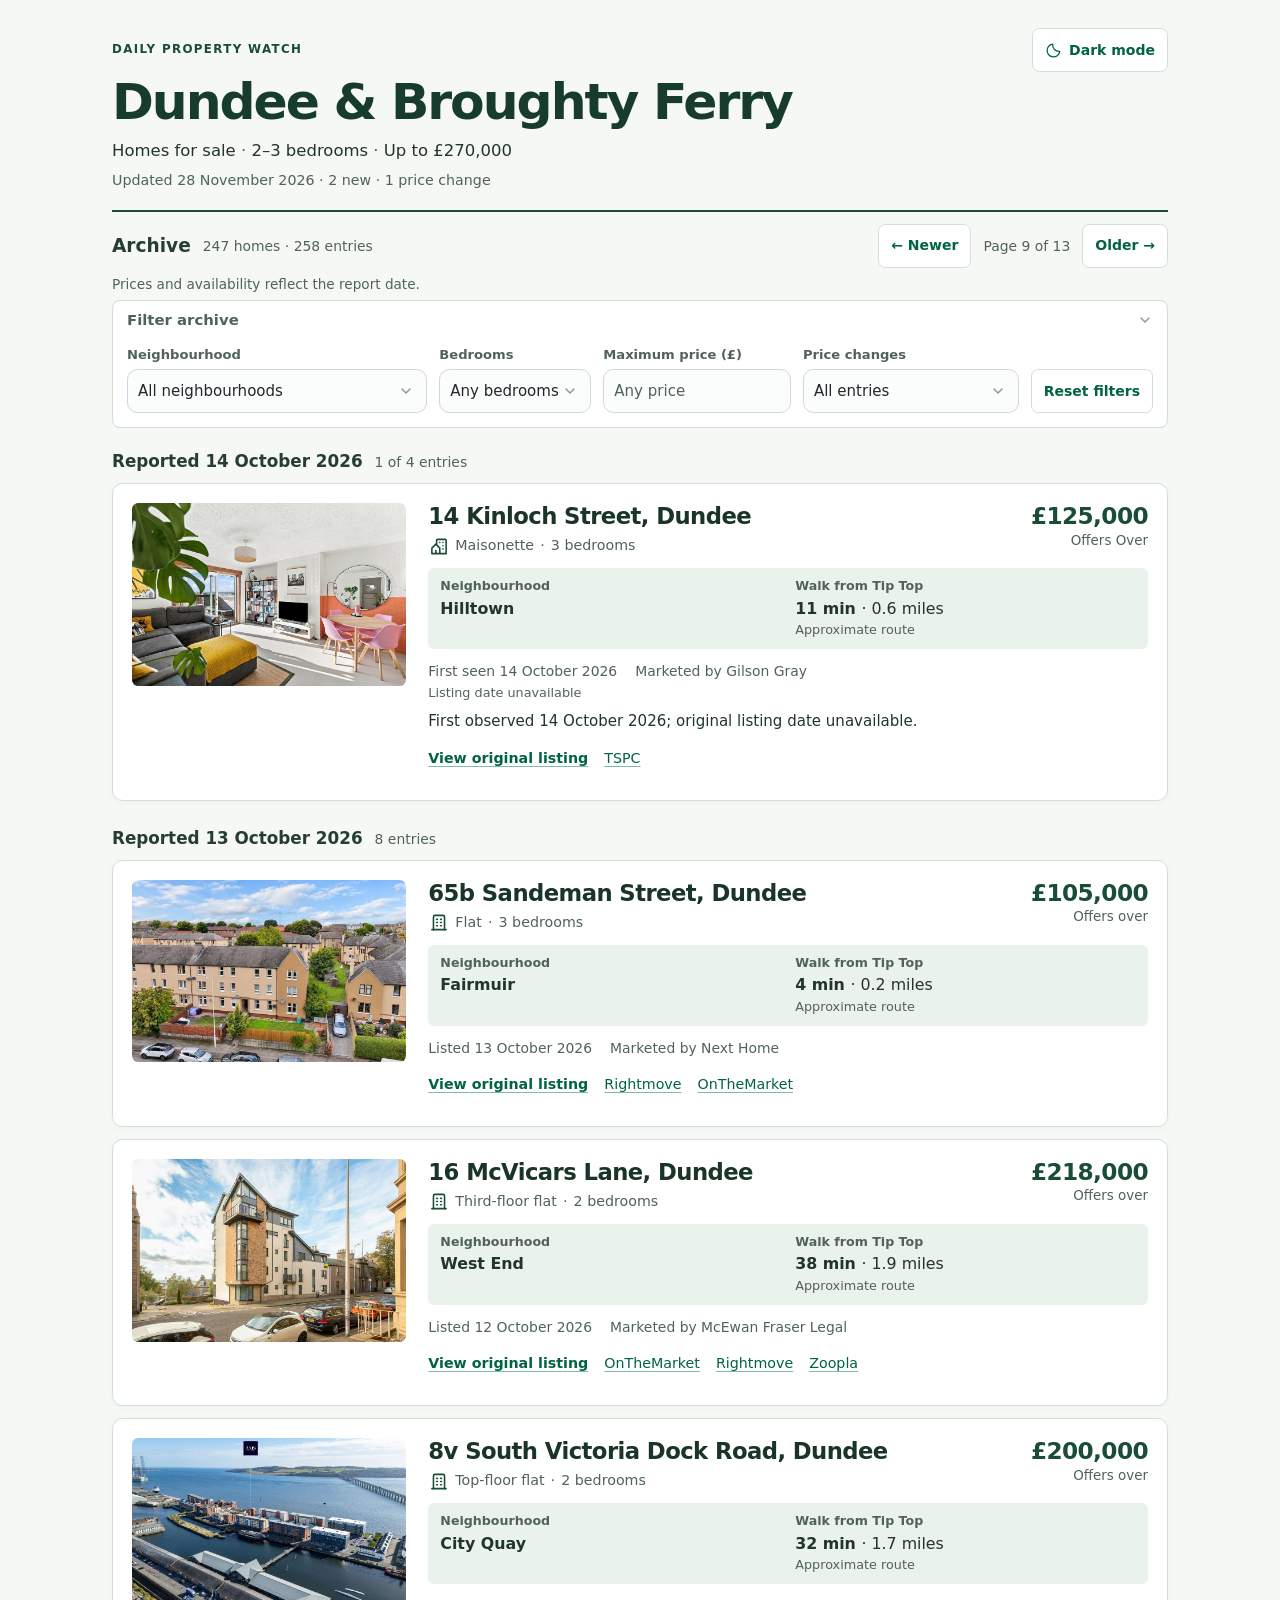
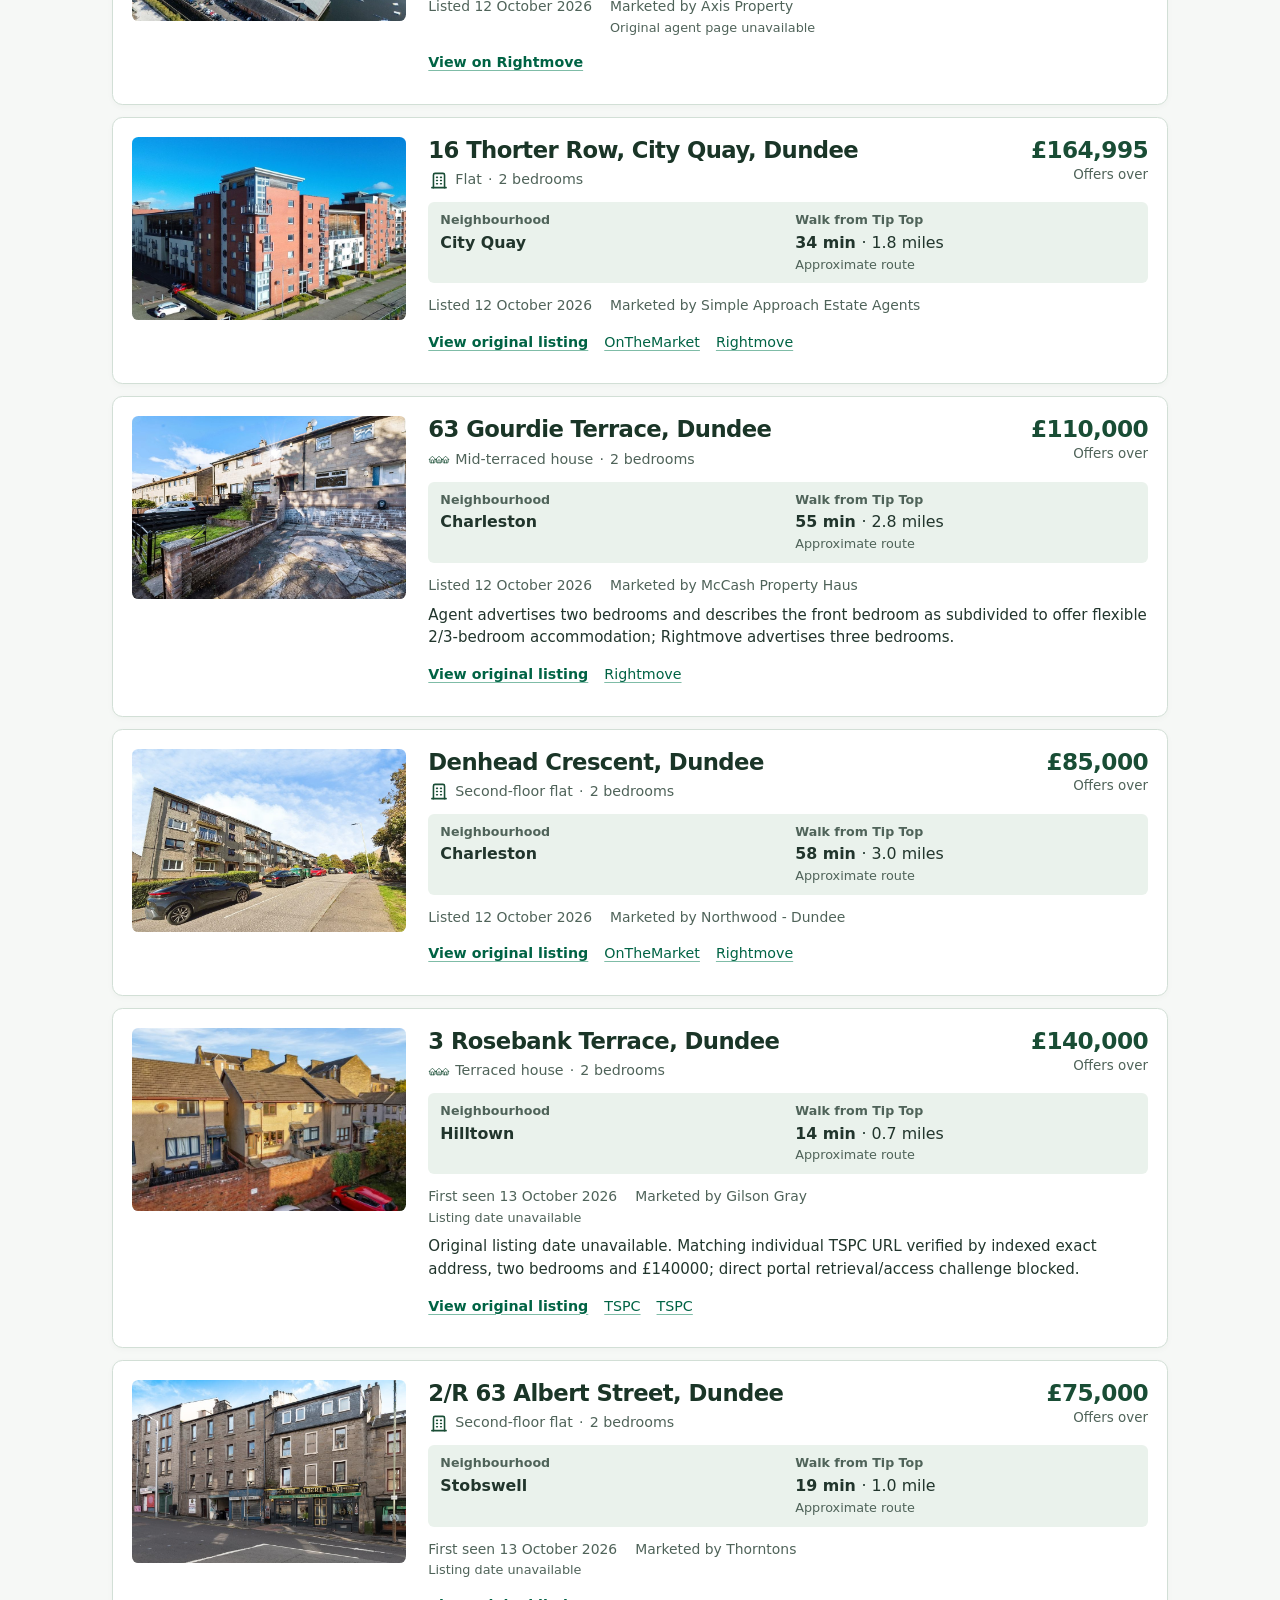
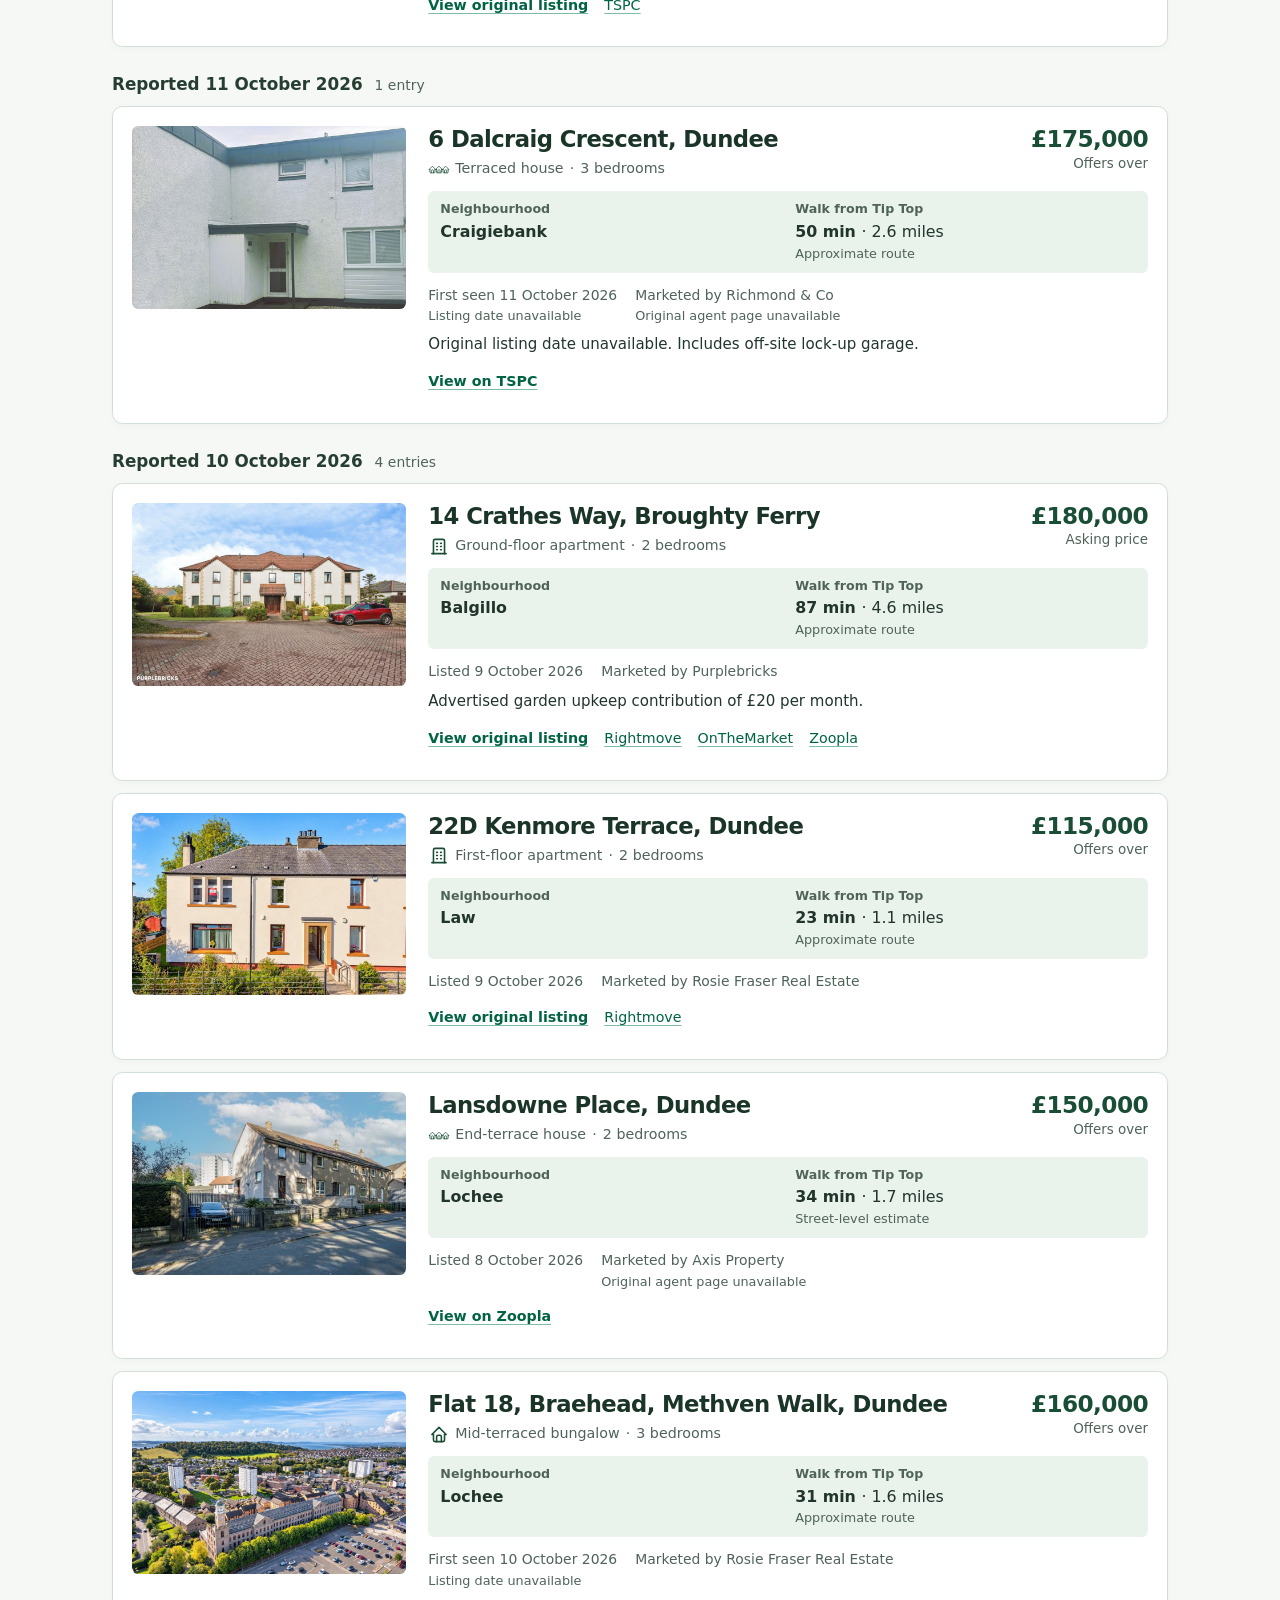
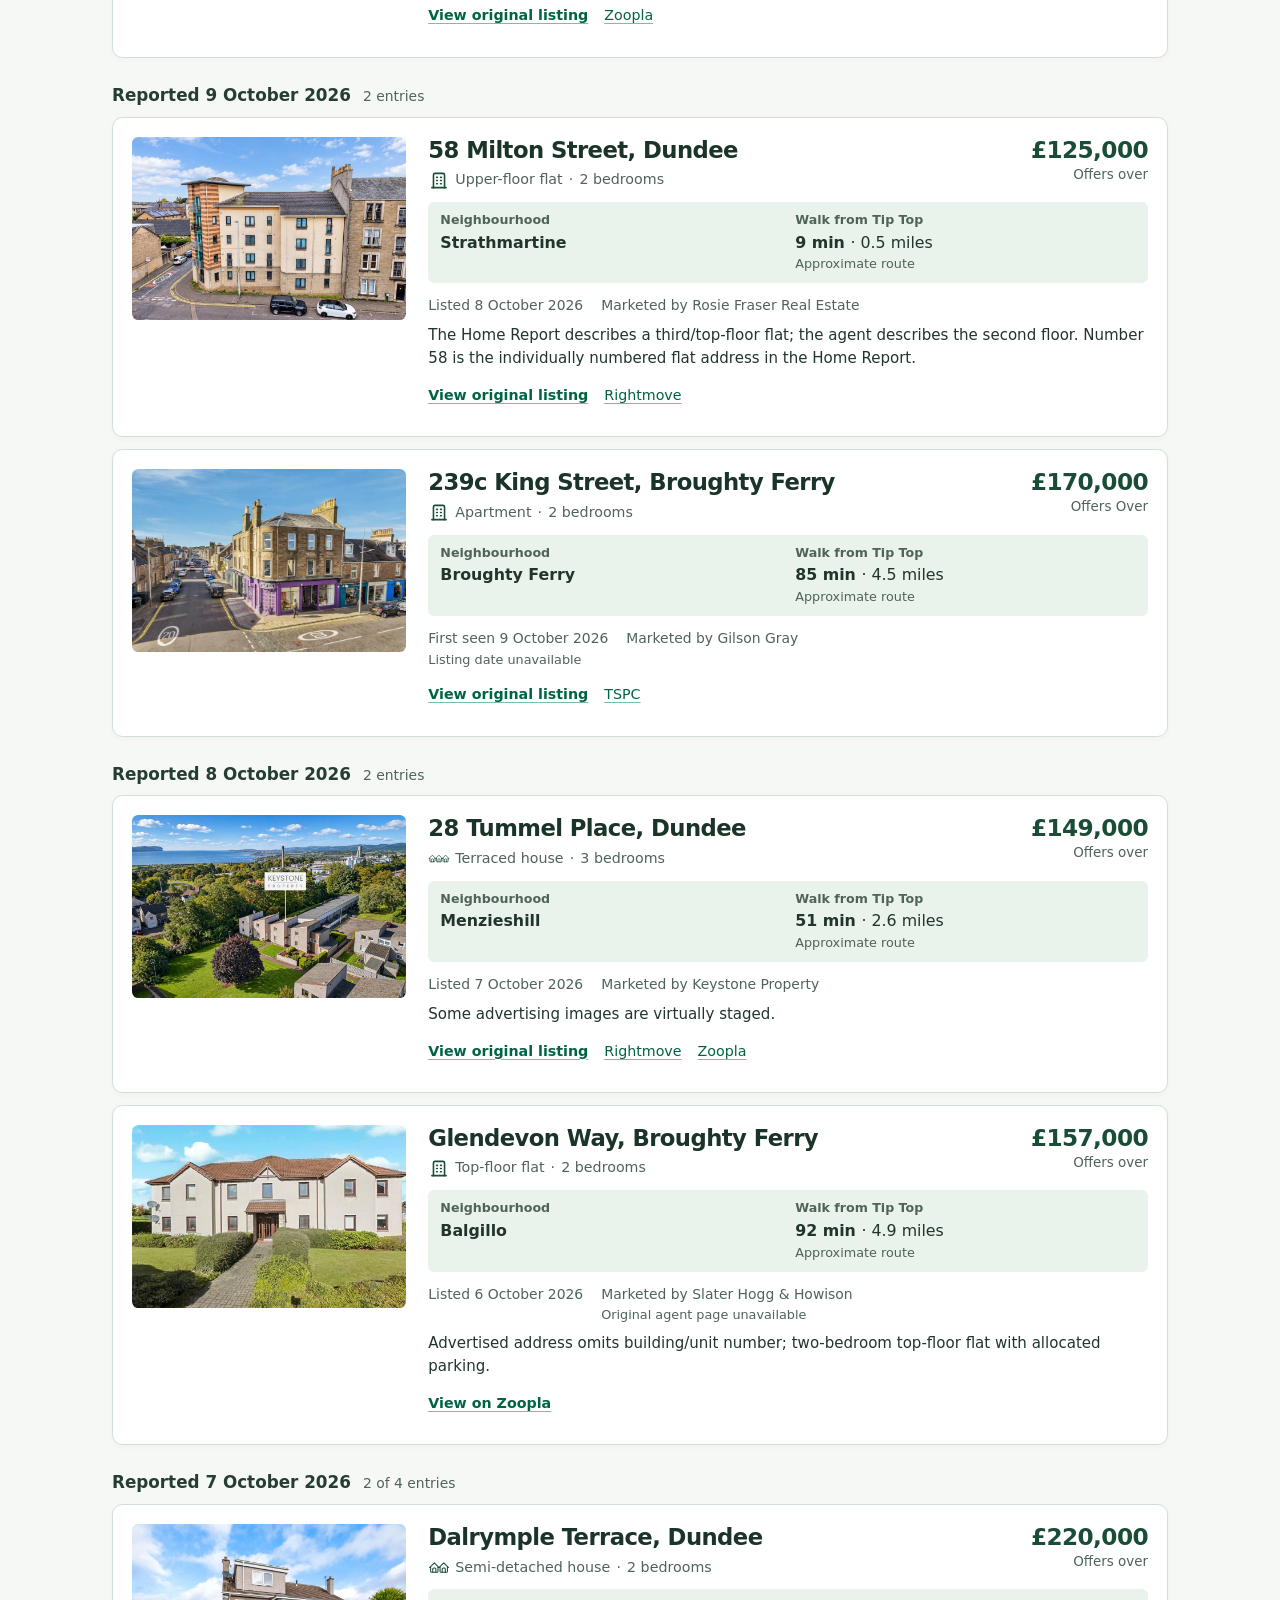
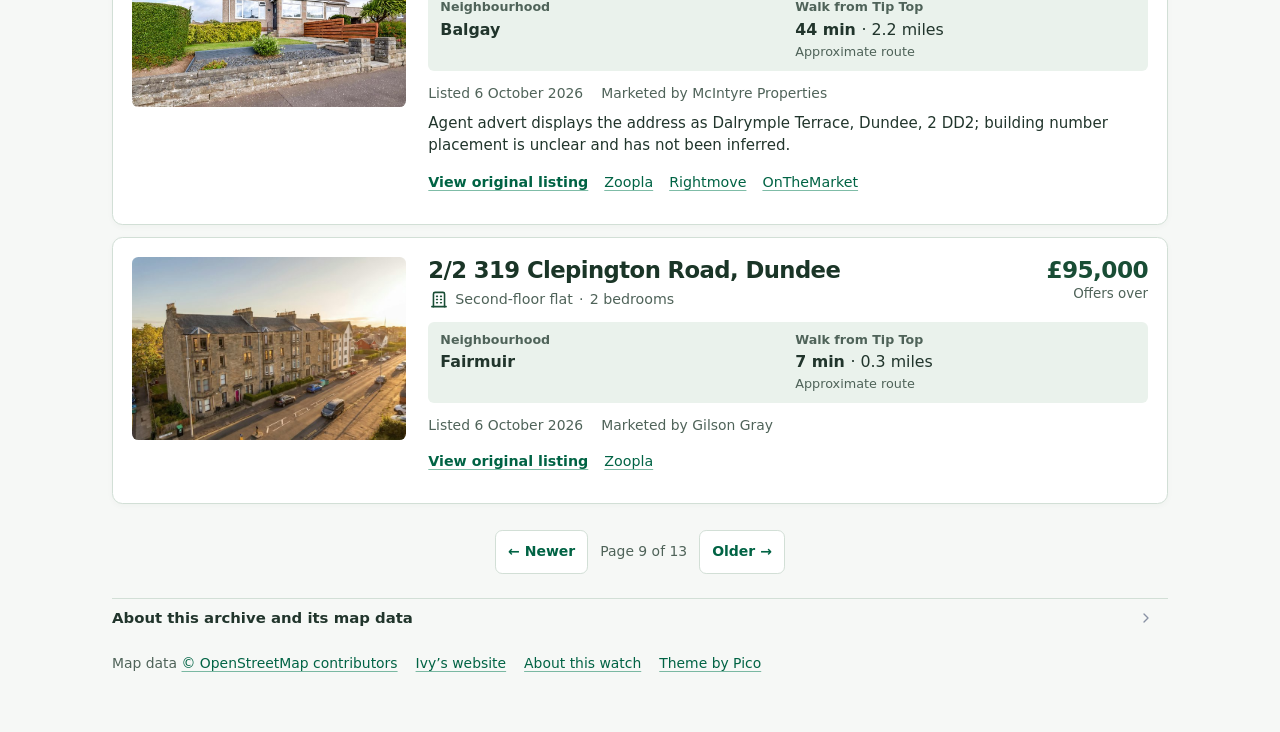
<file: page-9.html>
<!doctype html>
<html lang="en-GB" data-theme="light">
  <head>
    <meta charset="utf-8">
    <meta name="viewport" content="width=device-width, initial-scale=1">
    <meta name="robots" content="noindex,follow">
    <meta name="theme-color" content="#147d59">
    <meta name="description" content="A daily archive of homes for sale in Dundee and Broughty Ferry with 2–3 bedrooms and advertised prices up to £270,000.">
    <title>Dundee property watch · Page 9</title>
    <link rel="icon" href="assets/favicon.svg" type="image/svg+xml">
    <script src="assets/theme.js?v=870e5515ad174629"></script>
    <link rel="stylesheet" href="assets/pico.jade.min.css?v=dc3885c4785f04e3">
    <link rel="stylesheet" href="assets/report.css?v=8f64a7f69e3fd281">
    <script defer src="assets/archive.js?v=9dd3be0c944e0953"></script>
  </head>
  <body>
    <a class="skip-link" href="#properties">Skip to properties</a>
    <main class="container">
      <header class="masthead">
        <div class="masthead-top">
          <p class="eyebrow">Daily property watch</p>
          <button id="theme-toggle" class="theme-toggle" type="button" aria-pressed="false" hidden>
            <svg viewBox="0 0 24 24" fill="none" stroke="currentColor" stroke-width="1.8" stroke-linecap="round" stroke-linejoin="round" aria-hidden="true">
              <path d="M20.9 13.2A9 9 0 0 1 10.8 3.1 9 9 0 1 0 20.9 13.2Z"/>
            </svg>
            <span>Dark mode</span>
          </button>
        </div>
        <h1>Dundee &amp; Broughty Ferry</h1>
        <p class="criteria">Homes for sale <span>·</span> 2–3 bedrooms <span>·</span> Up to £270,000</p>
        <p class="update">Updated <time datetime="2026-11-28">28 November 2026</time> <span>· 2 new · 1 price change</span></p>
      </header>
      <div class="archive-tools">
        <div class="archive-title">
          <h2>Archive</h2>
          <p>247 homes · 258 entries</p>
        </div>
        <nav class="pagination" aria-label="Property pages">
          <a href="page-8.html" rel="prev">← Newer</a>
          <span>Page 9 of 13</span>
          <a href="page-10.html" rel="next">Older →</a>
        </nav>
        <p class="archive-note">Prices and availability reflect the report date.</p>
        <div id="archive-filters" class="archive-filters" data-page="9" data-pages="13" data-total="258" data-version="451695fd3c8bae94" hidden>
          <details class="filter-panel">
            <summary>Filter archive <span class="filter-active-count" hidden></span></summary>
            <form class="filter-fields" aria-label="Filter archive" aria-controls="properties">
              <label class="filter-field">
                <span class="filter-label">Neighbourhood</span>
                <select name="area">
                  <option value="">All neighbourhoods</option>
                  <option value="ardler">Ardler</option>
                  <option value="balgay">Balgay</option>
                  <option value="balgillo">Balgillo</option>
                  <option value="ballumbie">Ballumbie</option>
                  <option value="barnhill">Barnhill</option>
                  <option value="baxter park">Baxter Park</option>
                  <option value="broughty ferry">Broughty Ferry</option>
                  <option value="central broughty ferry">Central Broughty Ferry</option>
                  <option value="central ferry">Central Ferry</option>
                  <option value="charleston">Charleston</option>
                  <option value="city centre">City Centre</option>
                  <option value="city quay">City Quay</option>
                  <option value="city-centre">city-centre</option>
                  <option value="claypotts">Claypotts</option>
                  <option value="clepington">Clepington</option>
                  <option value="coldside">Coldside</option>
                  <option value="craigiebank">Craigiebank</option>
                  <option value="douglas">Douglas</option>
                  <option value="downfield">Downfield</option>
                  <option value="dryburgh">Dryburgh</option>
                  <option value="dundee">Dundee</option>
                  <option value="dykes of gray">Dykes of Gray</option>
                  <option value="eastport">Eastport</option>
                  <option value="fairmuir">Fairmuir</option>
                  <option value="fintry">Fintry</option>
                  <option value="hilltown">Hilltown</option>
                  <option value="hilltown / law">Hilltown / Law</option>
                  <option value="kirkton">Kirkton</option>
                  <option value="law">Law</option>
                  <option value="linlathen">Linlathen</option>
                  <option value="lochee">Lochee</option>
                  <option value="lochee east">Lochee East</option>
                  <option value="maryfield">Maryfield</option>
                  <option value="menzieshill">Menzieshill</option>
                  <option value="mid craigie">Mid Craigie</option>
                  <option value="north-west of dundee">north-west of Dundee</option>
                  <option value="panmurefield">Panmurefield</option>
                  <option value="pitkerro">Pitkerro</option>
                  <option value="riverside">Riverside</option>
                  <option value="st mary’s">St Mary’s</option>
                  <option value="stobswell">Stobswell</option>
                  <option value="strathmartine">Strathmartine</option>
                  <option value="the glens">The Glens</option>
                  <option value="west end">West End</option>
                  <option value="west ferry">West Ferry</option>
                  <option value="west ferry / broughty ferry">West Ferry / Broughty Ferry</option>
                  <option value="whitfield">Whitfield</option>
                  <option value="woodside">Woodside</option>
                  <option value="neighbourhood unconfirmed">Neighbourhood unconfirmed</option>
                </select>
              </label>
              <label class="filter-field">
                <span class="filter-label">Bedrooms</span>
                <select name="beds">
                  <option value="">Any bedrooms</option>
                  <option value="2">2 bedrooms</option>
                  <option value="3">3 bedrooms</option>
                </select>
              </label>
              <label class="filter-field">
                <span class="filter-label">Maximum price (£)</span>
                <input type="number" name="price" inputmode="numeric" min="0" step="1" placeholder="Any price">
              </label>
              <label class="filter-field">
                <span class="filter-label">Price changes</span>
                <select name="change">
                  <option value="">All entries</option>
                  <option value="changed">All price changes</option>
                  <option value="reduced">Price reductions</option>
                  <option value="increased">Price increases</option>
                </select>
              </label>
              <div class="filter-actions">
                <button class="filter-reset" type="reset">Reset filters</button>
              </div>
            </form>
          </details>
          <div class="filter-feedback">
            <p id="filter-status" class="filter-status" role="status" aria-atomic="true"></p>
            <button type="button" class="filter-retry" hidden>Retry</button>
          </div>
        </div>
      </div>
      <div id="properties" tabindex="-1">
        <section class="report-day" data-day="2026-10-14">
          <div class="day-heading">
            <h2>Reported <time datetime="2026-10-14">14 October 2026</time></h2>
            <span data-day-count>1 of 4 entries</span>
          </div>
          <div data-cards>
            <article class="property-card has-photo" data-area="hilltown" data-beds="3" data-price="125000" data-change="">
              <div class="card-heading">
                <div class="identity">
                  <h3>14 Kinloch Street, Dundee</h3>
                  <div class="property-summary">
                    <span class="property-type type-maisonette"><svg viewBox="0 0 24 24" fill="none" stroke="currentColor" stroke-width="2" stroke-linecap="round" stroke-linejoin="round" aria-hidden="true" focusable="false"><path d="M8 9l5 5v7h-5v-4m0 4h-5v-7l5 -5m1 1v-6a1 1 0 0 1 1 -1h10a1 1 0 0 1 1 1v17h-8" /><path d="M13 7l0 .01" /><path d="M17 7l0 .01" /><path d="M17 11l0 .01" /><path d="M17 15l0 .01" /></svg><span>Maisonette</span></span>
                    <span>3 bedrooms</span>
                  </div>
                </div>
                <div class="asking">
                  <span class="price">£125,000</span>
                  <span class="qualifier">Offers Over</span>
                </div>
              </div>
              <dl class="property-location">
                <div class="area">
                  <dt>Neighbourhood</dt>
                  <dd>Hilltown</dd>
                </div>
                <div class="walking">
                  <dt>Walk from Tip Top</dt>
                  <dd>11 min <span class="distance">· 0.6 miles</span><small>Approximate route</small></dd>
                </div>
              </dl>
              <figure class="photo">
                <a href="https://gilsongray.co.uk/property/kinloch-street-P296432-266/" aria-label="View listing for 14 Kinloch Street, Dundee">
                  <img src="images/c9ddc60ceeac7b848c83272506bb93cc659358d69248a20e15e3bf7df884890a.jpg" alt="14 Kinloch Street, Dundee" loading="lazy" decoding="async" width="640" height="427"
                       onerror="this.closest('article').classList.remove('has-photo');this.closest('figure').remove()">
                </a>
              </figure>
              <div class="card-detail">
                <div class="listing-meta">
                  <p class="date">First seen <time datetime="2026-10-14">14 October 2026</time><span class="date-note">Listing date unavailable</span></p>
                  <p class="agent">Marketed by Gilson Gray</p>
                </div>
                <p class="notes">First observed 14 October 2026; original listing date unavailable.</p>
                <nav class="links" aria-label="Listings for 14 Kinloch Street, Dundee">
                  <a class="original" href="https://gilsongray.co.uk/property/kinloch-street-P296432-266/" rel="noopener noreferrer">View original listing</a>
                  <a href="https://tspc.co.uk/property/3-Bed-Third-Fourth-Floor-Maisonette-For-Sale-14-Kinloch-Street-Dundee-DD3-6PD" rel="noopener noreferrer">TSPC</a>
                </nav>
              </div>
            </article>
          </div>
        </section>
        <section class="report-day" data-day="2026-10-13">
          <div class="day-heading">
            <h2>Reported <time datetime="2026-10-13">13 October 2026</time></h2>
            <span data-day-count>8 entries</span>
          </div>
          <div data-cards>
            <article class="property-card has-photo" data-area="fairmuir" data-beds="3" data-price="105000" data-change="">
              <div class="card-heading">
                <div class="identity">
                  <h3>65b Sandeman Street, Dundee</h3>
                  <div class="property-summary">
                    <span class="property-type type-flat"><svg viewBox="0 0 24 24" fill="none" stroke="currentColor" stroke-width="2" stroke-linecap="round" stroke-linejoin="round" aria-hidden="true" focusable="false"><path d="M3 21l18 0" /><path d="M9 8l1 0" /><path d="M9 12l1 0" /><path d="M9 16l1 0" /><path d="M14 8l1 0" /><path d="M14 12l1 0" /><path d="M14 16l1 0" /><path d="M5 21v-16a2 2 0 0 1 2 -2h10a2 2 0 0 1 2 2v16" /></svg><span>Flat</span></span>
                    <span>3 bedrooms</span>
                  </div>
                </div>
                <div class="asking">
                  <span class="price">£105,000</span>
                  <span class="qualifier">Offers over</span>
                </div>
              </div>
              <dl class="property-location">
                <div class="area">
                  <dt>Neighbourhood</dt>
                  <dd>Fairmuir</dd>
                </div>
                <div class="walking">
                  <dt>Walk from Tip Top</dt>
                  <dd>4 min <span class="distance">· 0.2 miles</span><small>Approximate route</small></dd>
                </div>
              </dl>
              <figure class="photo">
                <a href="https://www.nexthomeonline.co.uk/property/sandeman-street-dundee/" aria-label="View listing for 65b Sandeman Street, Dundee">
                  <img src="images/85c67c4c902137c567cfad8273e91b2054b7e9eb0b60161f2032ce7f85dc8671.jpg" alt="65b Sandeman Street, Dundee" loading="lazy" decoding="async" width="640" height="427"
                       onerror="this.closest('article').classList.remove('has-photo');this.closest('figure').remove()">
                </a>
              </figure>
              <div class="card-detail">
                <div class="listing-meta">
                  <p class="date">Listed <time datetime="2026-10-13">13 October 2026</time></p>
                  <p class="agent">Marketed by Next Home</p>
                </div>
                <nav class="links" aria-label="Listings for 65b Sandeman Street, Dundee">
                  <a class="original" href="https://www.nexthomeonline.co.uk/property/sandeman-street-dundee/" rel="noopener noreferrer">View original listing</a>
                  <a href="https://www.rightmove.co.uk/properties/94232559" rel="noopener noreferrer">Rightmove</a>
                  <a href="https://www.onthemarket.com/details/20545460/" rel="noopener noreferrer">OnTheMarket</a>
                </nav>
              </div>
            </article>
            <article class="property-card has-photo" data-area="west end" data-beds="2" data-price="218000" data-change="">
              <div class="card-heading">
                <div class="identity">
                  <h3>16 McVicars Lane, Dundee</h3>
                  <div class="property-summary">
                    <span class="property-type type-flat"><svg viewBox="0 0 24 24" fill="none" stroke="currentColor" stroke-width="2" stroke-linecap="round" stroke-linejoin="round" aria-hidden="true" focusable="false"><path d="M3 21l18 0" /><path d="M9 8l1 0" /><path d="M9 12l1 0" /><path d="M9 16l1 0" /><path d="M14 8l1 0" /><path d="M14 12l1 0" /><path d="M14 16l1 0" /><path d="M5 21v-16a2 2 0 0 1 2 -2h10a2 2 0 0 1 2 2v16" /></svg><span>Third-floor flat</span></span>
                    <span>2 bedrooms</span>
                  </div>
                </div>
                <div class="asking">
                  <span class="price">£218,000</span>
                  <span class="qualifier">Offers over</span>
                </div>
              </div>
              <dl class="property-location">
                <div class="area">
                  <dt>Neighbourhood</dt>
                  <dd>West End</dd>
                </div>
                <div class="walking">
                  <dt>Walk from Tip Top</dt>
                  <dd>38 min <span class="distance">· 1.9 miles</span><small>Approximate route</small></dd>
                </div>
              </dl>
              <figure class="photo">
                <a href="https://www.mcewanfraserlegal.co.uk/properties/16-mcvicars-lane-dundee-dd1-4lh/mfl5253200" aria-label="View listing for 16 McVicars Lane, Dundee">
                  <img src="images/7da845da379be080d0df878a72bd212a2062707fdf80ba3290db92c85b54d32c.jpg" alt="16 McVicars Lane, Dundee" loading="lazy" decoding="async" width="640" height="427"
                       onerror="this.closest('article').classList.remove('has-photo');this.closest('figure').remove()">
                </a>
              </figure>
              <div class="card-detail">
                <div class="listing-meta">
                  <p class="date">Listed <time datetime="2026-10-12">12 October 2026</time></p>
                  <p class="agent">Marketed by McEwan Fraser Legal</p>
                </div>
                <nav class="links" aria-label="Listings for 16 McVicars Lane, Dundee">
                  <a class="original" href="https://www.mcewanfraserlegal.co.uk/properties/16-mcvicars-lane-dundee-dd1-4lh/mfl5253200" rel="noopener noreferrer">View original listing</a>
                  <a href="https://www.onthemarket.com/details/20522680" rel="noopener noreferrer">OnTheMarket</a>
                  <a href="https://www.rightmove.co.uk/properties/94184832" rel="noopener noreferrer">Rightmove</a>
                  <a href="https://www.zoopla.co.uk/for-sale/details/74489600/" rel="noopener noreferrer">Zoopla</a>
                </nav>
              </div>
            </article>
            <article class="property-card has-photo" data-area="city quay" data-beds="2" data-price="200000" data-change="">
              <div class="card-heading">
                <div class="identity">
                  <h3>8v South Victoria Dock Road, Dundee</h3>
                  <div class="property-summary">
                    <span class="property-type type-flat"><svg viewBox="0 0 24 24" fill="none" stroke="currentColor" stroke-width="2" stroke-linecap="round" stroke-linejoin="round" aria-hidden="true" focusable="false"><path d="M3 21l18 0" /><path d="M9 8l1 0" /><path d="M9 12l1 0" /><path d="M9 16l1 0" /><path d="M14 8l1 0" /><path d="M14 12l1 0" /><path d="M14 16l1 0" /><path d="M5 21v-16a2 2 0 0 1 2 -2h10a2 2 0 0 1 2 2v16" /></svg><span>Top-floor flat</span></span>
                    <span>2 bedrooms</span>
                  </div>
                </div>
                <div class="asking">
                  <span class="price">£200,000</span>
                  <span class="qualifier">Offers over</span>
                </div>
              </div>
              <dl class="property-location">
                <div class="area">
                  <dt>Neighbourhood</dt>
                  <dd>City Quay</dd>
                </div>
                <div class="walking">
                  <dt>Walk from Tip Top</dt>
                  <dd>32 min <span class="distance">· 1.7 miles</span><small>Approximate route</small></dd>
                </div>
              </dl>
              <figure class="photo">
                <a href="https://www.rightmove.co.uk/properties/94215228" aria-label="View listing for 8v South Victoria Dock Road, Dundee">
                  <img src="images/b09d55a1ecacb2ca33379d8aa5c048e2d7f781ab8e88fa48def2cc76a01f77a8.jpg" alt="8v South Victoria Dock Road, Dundee" loading="lazy" decoding="async" width="640" height="427"
                       onerror="this.closest('article').classList.remove('has-photo');this.closest('figure').remove()">
                </a>
              </figure>
              <div class="card-detail">
                <div class="listing-meta">
                  <p class="date">Listed <time datetime="2026-10-12">12 October 2026</time></p>
                  <p class="agent">Marketed by Axis Property<span class="date-note">Original agent page unavailable</span></p>
                </div>
                <nav class="links" aria-label="Listings for 8v South Victoria Dock Road, Dundee">
                  <a class="original" href="https://www.rightmove.co.uk/properties/94215228" rel="noopener noreferrer">View on Rightmove</a>
                </nav>
              </div>
            </article>
            <article class="property-card has-photo" data-area="city quay" data-beds="2" data-price="164995" data-change="">
              <div class="card-heading">
                <div class="identity">
                  <h3>16 Thorter Row, City Quay, Dundee</h3>
                  <div class="property-summary">
                    <span class="property-type type-flat"><svg viewBox="0 0 24 24" fill="none" stroke="currentColor" stroke-width="2" stroke-linecap="round" stroke-linejoin="round" aria-hidden="true" focusable="false"><path d="M3 21l18 0" /><path d="M9 8l1 0" /><path d="M9 12l1 0" /><path d="M9 16l1 0" /><path d="M14 8l1 0" /><path d="M14 12l1 0" /><path d="M14 16l1 0" /><path d="M5 21v-16a2 2 0 0 1 2 -2h10a2 2 0 0 1 2 2v16" /></svg><span>Flat</span></span>
                    <span>2 bedrooms</span>
                  </div>
                </div>
                <div class="asking">
                  <span class="price">£164,995</span>
                  <span class="qualifier">Offers over</span>
                </div>
              </div>
              <dl class="property-location">
                <div class="area">
                  <dt>Neighbourhood</dt>
                  <dd>City Quay</dd>
                </div>
                <div class="walking">
                  <dt>Walk from Tip Top</dt>
                  <dd>34 min <span class="distance">· 1.8 miles</span><small>Approximate route</small></dd>
                </div>
              </dl>
              <figure class="photo">
                <a href="https://www.simpleapproachea.co.uk/properties-for-sale/property/2101-thorter-row-city-quay-dundee" aria-label="View listing for 16 Thorter Row, City Quay, Dundee">
                  <img src="images/9114521a19fb4201b1b3fbf036efcf38fea7c5e475e50d76e284b8545545f8d6.jpg" alt="16 Thorter Row, City Quay, Dundee" loading="lazy" decoding="async" width="640" height="427"
                       onerror="this.closest('article').classList.remove('has-photo');this.closest('figure').remove()">
                </a>
              </figure>
              <div class="card-detail">
                <div class="listing-meta">
                  <p class="date">Listed <time datetime="2026-10-12">12 October 2026</time></p>
                  <p class="agent">Marketed by Simple Approach Estate Agents</p>
                </div>
                <nav class="links" aria-label="Listings for 16 Thorter Row, City Quay, Dundee">
                  <a class="original" href="https://www.simpleapproachea.co.uk/properties-for-sale/property/2101-thorter-row-city-quay-dundee" rel="noopener noreferrer">View original listing</a>
                  <a href="https://www.onthemarket.com/details/20522301" rel="noopener noreferrer">OnTheMarket</a>
                  <a href="https://www.rightmove.co.uk/properties/94182864" rel="noopener noreferrer">Rightmove</a>
                </nav>
              </div>
            </article>
            <article class="property-card has-photo" data-area="charleston" data-beds="2" data-price="110000" data-change="">
              <div class="card-heading">
                <div class="identity">
                  <h3>63 Gourdie Terrace, Dundee</h3>
                  <div class="property-summary">
                    <span class="property-type type-terrace"><svg viewBox="0 0 30 24" fill="none" stroke="currentColor" stroke-width="2" stroke-linecap="round" stroke-linejoin="round" aria-hidden="true" focusable="false"><g transform="translate(0 6) scale(.5)"><path d="M5 12l-2 0l9 -9l9 9l-2 0" /><path d="M5 12v7a2 2 0 0 0 2 2h10a2 2 0 0 0 2 -2v-7" /><path d="M9 21v-6a2 2 0 0 1 2 -2h2a2 2 0 0 1 2 2v6" /></g><g transform="translate(9 6) scale(.5)"><path d="M5 12l-2 0l9 -9l9 9l-2 0" /><path d="M5 12v7a2 2 0 0 0 2 2h10a2 2 0 0 0 2 -2v-7" /><path d="M9 21v-6a2 2 0 0 1 2 -2h2a2 2 0 0 1 2 2v6" /></g><g transform="translate(18 6) scale(.5)"><path d="M5 12l-2 0l9 -9l9 9l-2 0" /><path d="M5 12v7a2 2 0 0 0 2 2h10a2 2 0 0 0 2 -2v-7" /><path d="M9 21v-6a2 2 0 0 1 2 -2h2a2 2 0 0 1 2 2v6" /></g></svg><span>Mid-terraced house</span></span>
                    <span>2 bedrooms</span>
                  </div>
                </div>
                <div class="asking">
                  <span class="price">£110,000</span>
                  <span class="qualifier">Offers over</span>
                </div>
              </div>
              <dl class="property-location">
                <div class="area">
                  <dt>Neighbourhood</dt>
                  <dd>Charleston</dd>
                </div>
                <div class="walking">
                  <dt>Walk from Tip Top</dt>
                  <dd>55 min <span class="distance">· 2.8 miles</span><small>Approximate route</small></dd>
                </div>
              </dl>
              <figure class="photo">
                <a href="https://www.mccashpropertyhaus.com/forsale/1/2-kettins-terrace-fy6as" aria-label="View listing for 63 Gourdie Terrace, Dundee">
                  <img src="images/97c73e3395806de979c1165dd753880e441baff9d54d28b4d15d1ed892ee0b20.jpg" alt="63 Gourdie Terrace, Dundee" loading="lazy" decoding="async" width="640" height="427"
                       onerror="this.closest('article').classList.remove('has-photo');this.closest('figure').remove()">
                </a>
              </figure>
              <div class="card-detail">
                <div class="listing-meta">
                  <p class="date">Listed <time datetime="2026-10-12">12 October 2026</time></p>
                  <p class="agent">Marketed by McCash Property Haus</p>
                </div>
                <p class="notes">Agent advertises two bedrooms and describes the front bedroom as subdivided to offer flexible 2/3-bedroom accommodation; Rightmove advertises three bedrooms.</p>
                <nav class="links" aria-label="Listings for 63 Gourdie Terrace, Dundee">
                  <a class="original" href="https://www.mccashpropertyhaus.com/forsale/1/2-kettins-terrace-fy6as" rel="noopener noreferrer">View original listing</a>
                  <a href="https://www.rightmove.co.uk/properties/94186758" rel="noopener noreferrer">Rightmove</a>
                </nav>
              </div>
            </article>
            <article class="property-card has-photo" data-area="charleston" data-beds="2" data-price="85000" data-change="">
              <div class="card-heading">
                <div class="identity">
                  <h3>Denhead Crescent, Dundee</h3>
                  <div class="property-summary">
                    <span class="property-type type-flat"><svg viewBox="0 0 24 24" fill="none" stroke="currentColor" stroke-width="2" stroke-linecap="round" stroke-linejoin="round" aria-hidden="true" focusable="false"><path d="M3 21l18 0" /><path d="M9 8l1 0" /><path d="M9 12l1 0" /><path d="M9 16l1 0" /><path d="M14 8l1 0" /><path d="M14 12l1 0" /><path d="M14 16l1 0" /><path d="M5 21v-16a2 2 0 0 1 2 -2h10a2 2 0 0 1 2 2v16" /></svg><span>Second-floor flat</span></span>
                    <span>2 bedrooms</span>
                  </div>
                </div>
                <div class="asking">
                  <span class="price">£85,000</span>
                  <span class="qualifier">Offers over</span>
                </div>
              </div>
              <dl class="property-location">
                <div class="area">
                  <dt>Neighbourhood</dt>
                  <dd>Charleston</dd>
                </div>
                <div class="walking">
                  <dt>Walk from Tip Top</dt>
                  <dd>58 min <span class="distance">· 3.0 miles</span><small>Approximate route</small></dd>
                </div>
              </dl>
              <figure class="photo">
                <a href="https://www.northwooduk.com/properties-for-sale/2-bedrooms-flat-in-denhead-crescent-dundee-dd2/78876563-2298/" aria-label="View listing for Denhead Crescent, Dundee">
                  <img src="images/57eb0398cc2dfa3ac046d63de0de97650120a67f942e2e0ba29e852198463674.jpg" alt="Denhead Crescent, Dundee" loading="lazy" decoding="async" width="640" height="427"
                       onerror="this.closest('article').classList.remove('has-photo');this.closest('figure').remove()">
                </a>
              </figure>
              <div class="card-detail">
                <div class="listing-meta">
                  <p class="date">Listed <time datetime="2026-10-12">12 October 2026</time></p>
                  <p class="agent">Marketed by Northwood - Dundee</p>
                </div>
                <nav class="links" aria-label="Listings for Denhead Crescent, Dundee">
                  <a class="original" href="https://www.northwooduk.com/properties-for-sale/2-bedrooms-flat-in-denhead-crescent-dundee-dd2/78876563-2298/" rel="noopener noreferrer">View original listing</a>
                  <a href="https://www.onthemarket.com/details/20527845" rel="noopener noreferrer">OnTheMarket</a>
                  <a href="https://www.rightmove.co.uk/properties/94217496" rel="noopener noreferrer">Rightmove</a>
                </nav>
              </div>
            </article>
            <article class="property-card has-photo" data-area="hilltown" data-beds="2" data-price="140000" data-change="">
              <div class="card-heading">
                <div class="identity">
                  <h3>3 Rosebank Terrace, Dundee</h3>
                  <div class="property-summary">
                    <span class="property-type type-terrace"><svg viewBox="0 0 30 24" fill="none" stroke="currentColor" stroke-width="2" stroke-linecap="round" stroke-linejoin="round" aria-hidden="true" focusable="false"><g transform="translate(0 6) scale(.5)"><path d="M5 12l-2 0l9 -9l9 9l-2 0" /><path d="M5 12v7a2 2 0 0 0 2 2h10a2 2 0 0 0 2 -2v-7" /><path d="M9 21v-6a2 2 0 0 1 2 -2h2a2 2 0 0 1 2 2v6" /></g><g transform="translate(9 6) scale(.5)"><path d="M5 12l-2 0l9 -9l9 9l-2 0" /><path d="M5 12v7a2 2 0 0 0 2 2h10a2 2 0 0 0 2 -2v-7" /><path d="M9 21v-6a2 2 0 0 1 2 -2h2a2 2 0 0 1 2 2v6" /></g><g transform="translate(18 6) scale(.5)"><path d="M5 12l-2 0l9 -9l9 9l-2 0" /><path d="M5 12v7a2 2 0 0 0 2 2h10a2 2 0 0 0 2 -2v-7" /><path d="M9 21v-6a2 2 0 0 1 2 -2h2a2 2 0 0 1 2 2v6" /></g></svg><span>Terraced house</span></span>
                    <span>2 bedrooms</span>
                  </div>
                </div>
                <div class="asking">
                  <span class="price">£140,000</span>
                  <span class="qualifier">Offers over</span>
                </div>
              </div>
              <dl class="property-location">
                <div class="area">
                  <dt>Neighbourhood</dt>
                  <dd>Hilltown</dd>
                </div>
                <div class="walking">
                  <dt>Walk from Tip Top</dt>
                  <dd>14 min <span class="distance">· 0.7 miles</span><small>Approximate route</small></dd>
                </div>
              </dl>
              <figure class="photo">
                <a href="https://gilsongray.co.uk/property/rosebank-terrace-P297208-266" aria-label="View listing for 3 Rosebank Terrace, Dundee">
                  <img src="images/1e1b44ad9107cf63f55fe0fb77cf0d7aeef373eecdb26a118f8a514953fe0e4a.jpg" alt="3 Rosebank Terrace, Dundee" loading="lazy" decoding="async" width="640" height="427"
                       onerror="this.closest('article').classList.remove('has-photo');this.closest('figure').remove()">
                </a>
              </figure>
              <div class="card-detail">
                <div class="listing-meta">
                  <p class="date">First seen <time datetime="2026-10-13">13 October 2026</time><span class="date-note">Listing date unavailable</span></p>
                  <p class="agent">Marketed by Gilson Gray</p>
                </div>
                <p class="notes">Original listing date unavailable. Matching individual TSPC URL verified by indexed exact address, two bedrooms and £140000; direct portal retrieval/access challenge blocked.</p>
                <nav class="links" aria-label="Listings for 3 Rosebank Terrace, Dundee">
                  <a class="original" href="https://gilsongray.co.uk/property/rosebank-terrace-P297208-266" rel="noopener noreferrer">View original listing</a>
                  <a href="https://wpi.tspc.co.uk/2-Bed-End-Terrace-Villa-For-Sale-3-Rosebank-Terrace-Rosebank-Street-Dundee-DD3-6UA" rel="noopener noreferrer">TSPC</a>
                  <a href="https://tspc.co.uk/property/2-Bed-End-Terrace-Villa-For-Sale-3-Rosebank-Terrace-Rosebank-Street-Dundee-DD3-6UA/" rel="noopener noreferrer">TSPC</a>
                </nav>
              </div>
            </article>
            <article class="property-card has-photo" data-area="stobswell" data-beds="2" data-price="75000" data-change="">
              <div class="card-heading">
                <div class="identity">
                  <h3>2/R 63 Albert Street, Dundee</h3>
                  <div class="property-summary">
                    <span class="property-type type-flat"><svg viewBox="0 0 24 24" fill="none" stroke="currentColor" stroke-width="2" stroke-linecap="round" stroke-linejoin="round" aria-hidden="true" focusable="false"><path d="M3 21l18 0" /><path d="M9 8l1 0" /><path d="M9 12l1 0" /><path d="M9 16l1 0" /><path d="M14 8l1 0" /><path d="M14 12l1 0" /><path d="M14 16l1 0" /><path d="M5 21v-16a2 2 0 0 1 2 -2h10a2 2 0 0 1 2 2v16" /></svg><span>Second-floor flat</span></span>
                    <span>2 bedrooms</span>
                  </div>
                </div>
                <div class="asking">
                  <span class="price">£75,000</span>
                  <span class="qualifier">Offers over</span>
                </div>
              </div>
              <dl class="property-location">
                <div class="area">
                  <dt>Neighbourhood</dt>
                  <dd>Stobswell</dd>
                </div>
                <div class="walking">
                  <dt>Walk from Tip Top</dt>
                  <dd>19 min <span class="distance">· 1.0 mile</span><small>Approximate route</small></dd>
                </div>
              </dl>
              <figure class="photo">
                <a href="https://thorntons-property.co.uk/Dundee/DD4/2-R-63-Albert-Street-2-bedroom-Flat/" aria-label="View listing for 2/R 63 Albert Street, Dundee">
                  <img src="images/fb02753acb77b84b7c45b17647c41ea1159557bdc79bee573c410f99c6c9d4fd.jpg" alt="2/R 63 Albert Street, Dundee" loading="lazy" decoding="async" width="640" height="427"
                       onerror="this.closest('article').classList.remove('has-photo');this.closest('figure').remove()">
                </a>
              </figure>
              <div class="card-detail">
                <div class="listing-meta">
                  <p class="date">First seen <time datetime="2026-10-13">13 October 2026</time><span class="date-note">Listing date unavailable</span></p>
                  <p class="agent">Marketed by Thorntons</p>
                </div>
                <nav class="links" aria-label="Listings for 2/R 63 Albert Street, Dundee">
                  <a class="original" href="https://thorntons-property.co.uk/Dundee/DD4/2-R-63-Albert-Street-2-bedroom-Flat/" rel="noopener noreferrer">View original listing</a>
                  <a href="https://tspc.co.uk/property/2-Bed-Second-Floor-Flat-For-Sale-2R-63-Albert-Street-Dundee-DD4-6NZ/" rel="noopener noreferrer">TSPC</a>
                </nav>
              </div>
            </article>
          </div>
        </section>
        <section class="report-day" data-day="2026-10-11">
          <div class="day-heading">
            <h2>Reported <time datetime="2026-10-11">11 October 2026</time></h2>
            <span data-day-count>1 entry</span>
          </div>
          <div data-cards>
            <article class="property-card has-photo" data-area="craigiebank" data-beds="3" data-price="175000" data-change="">
              <div class="card-heading">
                <div class="identity">
                  <h3>6 Dalcraig Crescent, Dundee</h3>
                  <div class="property-summary">
                    <span class="property-type type-terrace"><svg viewBox="0 0 30 24" fill="none" stroke="currentColor" stroke-width="2" stroke-linecap="round" stroke-linejoin="round" aria-hidden="true" focusable="false"><g transform="translate(0 6) scale(.5)"><path d="M5 12l-2 0l9 -9l9 9l-2 0" /><path d="M5 12v7a2 2 0 0 0 2 2h10a2 2 0 0 0 2 -2v-7" /><path d="M9 21v-6a2 2 0 0 1 2 -2h2a2 2 0 0 1 2 2v6" /></g><g transform="translate(9 6) scale(.5)"><path d="M5 12l-2 0l9 -9l9 9l-2 0" /><path d="M5 12v7a2 2 0 0 0 2 2h10a2 2 0 0 0 2 -2v-7" /><path d="M9 21v-6a2 2 0 0 1 2 -2h2a2 2 0 0 1 2 2v6" /></g><g transform="translate(18 6) scale(.5)"><path d="M5 12l-2 0l9 -9l9 9l-2 0" /><path d="M5 12v7a2 2 0 0 0 2 2h10a2 2 0 0 0 2 -2v-7" /><path d="M9 21v-6a2 2 0 0 1 2 -2h2a2 2 0 0 1 2 2v6" /></g></svg><span>Terraced house</span></span>
                    <span>3 bedrooms</span>
                  </div>
                </div>
                <div class="asking">
                  <span class="price">£175,000</span>
                  <span class="qualifier">Offers over</span>
                </div>
              </div>
              <dl class="property-location">
                <div class="area">
                  <dt>Neighbourhood</dt>
                  <dd>Craigiebank</dd>
                </div>
                <div class="walking">
                  <dt>Walk from Tip Top</dt>
                  <dd>50 min <span class="distance">· 2.6 miles</span><small>Approximate route</small></dd>
                </div>
              </dl>
              <figure class="photo">
                <a href="https://staging.tspc.co.uk/property/3-Bed-Terraced-Villa-For-Sale-6-Dalcraig-Crescent-Dundee-Dundee-DD4-7UB" aria-label="View listing for 6 Dalcraig Crescent, Dundee">
                  <img src="images/e24eef5f2dda96c6d59937cc1eb054a5479b973ccccfd1e990522291a9c68e2c.jpg" alt="6 Dalcraig Crescent, Dundee" loading="lazy" decoding="async" width="640" height="427"
                       onerror="this.closest('article').classList.remove('has-photo');this.closest('figure').remove()">
                </a>
              </figure>
              <div class="card-detail">
                <div class="listing-meta">
                  <p class="date">First seen <time datetime="2026-10-11">11 October 2026</time><span class="date-note">Listing date unavailable</span></p>
                  <p class="agent">Marketed by Richmond &amp; Co<span class="date-note">Original agent page unavailable</span></p>
                </div>
                <p class="notes">Original listing date unavailable. Includes off-site lock-up garage.</p>
                <nav class="links" aria-label="Listings for 6 Dalcraig Crescent, Dundee">
                  <a class="original" href="https://staging.tspc.co.uk/property/3-Bed-Terraced-Villa-For-Sale-6-Dalcraig-Crescent-Dundee-Dundee-DD4-7UB" rel="noopener noreferrer">View on TSPC</a>
                </nav>
              </div>
            </article>
          </div>
        </section>
        <section class="report-day" data-day="2026-10-10">
          <div class="day-heading">
            <h2>Reported <time datetime="2026-10-10">10 October 2026</time></h2>
            <span data-day-count>4 entries</span>
          </div>
          <div data-cards>
            <article class="property-card has-photo" data-area="balgillo" data-beds="2" data-price="180000" data-change="">
              <div class="card-heading">
                <div class="identity">
                  <h3>14 Crathes Way, Broughty Ferry</h3>
                  <div class="property-summary">
                    <span class="property-type type-flat"><svg viewBox="0 0 24 24" fill="none" stroke="currentColor" stroke-width="2" stroke-linecap="round" stroke-linejoin="round" aria-hidden="true" focusable="false"><path d="M3 21l18 0" /><path d="M9 8l1 0" /><path d="M9 12l1 0" /><path d="M9 16l1 0" /><path d="M14 8l1 0" /><path d="M14 12l1 0" /><path d="M14 16l1 0" /><path d="M5 21v-16a2 2 0 0 1 2 -2h10a2 2 0 0 1 2 2v16" /></svg><span>Ground-floor apartment</span></span>
                    <span>2 bedrooms</span>
                  </div>
                </div>
                <div class="asking">
                  <span class="price">£180,000</span>
                  <span class="qualifier">Asking price</span>
                </div>
              </div>
              <dl class="property-location">
                <div class="area">
                  <dt>Neighbourhood</dt>
                  <dd>Balgillo</dd>
                </div>
                <div class="walking">
                  <dt>Walk from Tip Top</dt>
                  <dd>87 min <span class="distance">· 4.6 miles</span><small>Approximate route</small></dd>
                </div>
              </dl>
              <figure class="photo">
                <a href="https://www.purplebricks.co.uk/property-for-sale/2-bedroom-flat-broughty-ferry-2152773" aria-label="View listing for 14 Crathes Way, Broughty Ferry">
                  <img src="images/6f91d64380714d046d1e3c86be28c65348fa72090cb4fd40cab9048b9955a8d8.jpg" alt="14 Crathes Way, Broughty Ferry" loading="lazy" decoding="async" width="640" height="427"
                       onerror="this.closest('article').classList.remove('has-photo');this.closest('figure').remove()">
                </a>
              </figure>
              <div class="card-detail">
                <div class="listing-meta">
                  <p class="date">Listed <time datetime="2026-10-09">9 October 2026</time></p>
                  <p class="agent">Marketed by Purplebricks</p>
                </div>
                <p class="notes">Advertised garden upkeep contribution of £20 per month.</p>
                <nav class="links" aria-label="Listings for 14 Crathes Way, Broughty Ferry">
                  <a class="original" href="https://www.purplebricks.co.uk/property-for-sale/2-bedroom-flat-broughty-ferry-2152773" rel="noopener noreferrer">View original listing</a>
                  <a href="https://www.rightmove.co.uk/properties/94120728" rel="noopener noreferrer">Rightmove</a>
                  <a href="https://www.onthemarket.com/details/20510980" rel="noopener noreferrer">OnTheMarket</a>
                  <a href="https://www.zoopla.co.uk/for-sale/details/74465341/" rel="noopener noreferrer">Zoopla</a>
                </nav>
              </div>
            </article>
            <article class="property-card has-photo" data-area="law" data-beds="2" data-price="115000" data-change="">
              <div class="card-heading">
                <div class="identity">
                  <h3>22D Kenmore Terrace, Dundee</h3>
                  <div class="property-summary">
                    <span class="property-type type-flat"><svg viewBox="0 0 24 24" fill="none" stroke="currentColor" stroke-width="2" stroke-linecap="round" stroke-linejoin="round" aria-hidden="true" focusable="false"><path d="M3 21l18 0" /><path d="M9 8l1 0" /><path d="M9 12l1 0" /><path d="M9 16l1 0" /><path d="M14 8l1 0" /><path d="M14 12l1 0" /><path d="M14 16l1 0" /><path d="M5 21v-16a2 2 0 0 1 2 -2h10a2 2 0 0 1 2 2v16" /></svg><span>First-floor apartment</span></span>
                    <span>2 bedrooms</span>
                  </div>
                </div>
                <div class="asking">
                  <span class="price">£115,000</span>
                  <span class="qualifier">Offers over</span>
                </div>
              </div>
              <dl class="property-location">
                <div class="area">
                  <dt>Neighbourhood</dt>
                  <dd>Law</dd>
                </div>
                <div class="walking">
                  <dt>Walk from Tip Top</dt>
                  <dd>23 min <span class="distance">· 1.1 miles</span><small>Approximate route</small></dd>
                </div>
              </dl>
              <figure class="photo">
                <a href="https://www.rosiefraserrealestate.com/property-details/34985696/-/dundee/kenmore-terrace" aria-label="View listing for 22D Kenmore Terrace, Dundee">
                  <img src="images/477252646d9b32b170f122c5bd7fe00f0fdcfbd10d868b2b85e660537c282616.jpg" alt="22D Kenmore Terrace, Dundee" loading="lazy" decoding="async" width="640" height="427"
                       onerror="this.closest('article').classList.remove('has-photo');this.closest('figure').remove()">
                </a>
              </figure>
              <div class="card-detail">
                <div class="listing-meta">
                  <p class="date">Listed <time datetime="2026-10-09">9 October 2026</time></p>
                  <p class="agent">Marketed by Rosie Fraser Real Estate</p>
                </div>
                <nav class="links" aria-label="Listings for 22D Kenmore Terrace, Dundee">
                  <a class="original" href="https://www.rosiefraserrealestate.com/property-details/34985696/-/dundee/kenmore-terrace" rel="noopener noreferrer">View original listing</a>
                  <a href="https://www.rightmove.co.uk/properties/94112679" rel="noopener noreferrer">Rightmove</a>
                </nav>
              </div>
            </article>
            <article class="property-card has-photo" data-area="lochee" data-beds="2" data-price="150000" data-change="">
              <div class="card-heading">
                <div class="identity">
                  <h3>Lansdowne Place, Dundee</h3>
                  <div class="property-summary">
                    <span class="property-type type-terrace"><svg viewBox="0 0 30 24" fill="none" stroke="currentColor" stroke-width="2" stroke-linecap="round" stroke-linejoin="round" aria-hidden="true" focusable="false"><g transform="translate(0 6) scale(.5)"><path d="M5 12l-2 0l9 -9l9 9l-2 0" /><path d="M5 12v7a2 2 0 0 0 2 2h10a2 2 0 0 0 2 -2v-7" /><path d="M9 21v-6a2 2 0 0 1 2 -2h2a2 2 0 0 1 2 2v6" /></g><g transform="translate(9 6) scale(.5)"><path d="M5 12l-2 0l9 -9l9 9l-2 0" /><path d="M5 12v7a2 2 0 0 0 2 2h10a2 2 0 0 0 2 -2v-7" /><path d="M9 21v-6a2 2 0 0 1 2 -2h2a2 2 0 0 1 2 2v6" /></g><g transform="translate(18 6) scale(.5)"><path d="M5 12l-2 0l9 -9l9 9l-2 0" /><path d="M5 12v7a2 2 0 0 0 2 2h10a2 2 0 0 0 2 -2v-7" /><path d="M9 21v-6a2 2 0 0 1 2 -2h2a2 2 0 0 1 2 2v6" /></g></svg><span>End-terrace house</span></span>
                    <span>2 bedrooms</span>
                  </div>
                </div>
                <div class="asking">
                  <span class="price">£150,000</span>
                  <span class="qualifier">Offers over</span>
                </div>
              </div>
              <dl class="property-location">
                <div class="area">
                  <dt>Neighbourhood</dt>
                  <dd>Lochee</dd>
                </div>
                <div class="walking">
                  <dt>Walk from Tip Top</dt>
                  <dd>34 min <span class="distance">· 1.7 miles</span><small>Street-level estimate</small></dd>
                </div>
              </dl>
              <figure class="photo">
                <a href="https://www.zoopla.co.uk/for-sale/details/74460377/" aria-label="View listing for Lansdowne Place, Dundee">
                  <img src="images/d201c6819a88e540b27fcc4ee60656fd14a995ba73e108deb59cf56bb436fec4.jpg" alt="Lansdowne Place, Dundee" loading="lazy" decoding="async" width="640" height="427"
                       onerror="this.closest('article').classList.remove('has-photo');this.closest('figure').remove()">
                </a>
              </figure>
              <div class="card-detail">
                <div class="listing-meta">
                  <p class="date">Listed <time datetime="2026-10-08">8 October 2026</time></p>
                  <p class="agent">Marketed by Axis Property<span class="date-note">Original agent page unavailable</span></p>
                </div>
                <nav class="links" aria-label="Listings for Lansdowne Place, Dundee">
                  <a class="original" href="https://www.zoopla.co.uk/for-sale/details/74460377/" rel="noopener noreferrer">View on Zoopla</a>
                </nav>
              </div>
            </article>
            <article class="property-card has-photo" data-area="lochee" data-beds="3" data-price="160000" data-change="">
              <div class="card-heading">
                <div class="identity">
                  <h3>Flat 18, Braehead, Methven Walk, Dundee</h3>
                  <div class="property-summary">
                    <span class="property-type type-bungalow"><svg viewBox="0 0 24 24" fill="none" stroke="currentColor" stroke-width="2" stroke-linecap="round" stroke-linejoin="round" aria-hidden="true" focusable="false"><path d="M5 12l-2 0l9 -9l9 9l-2 0" /><path d="M5 12v7a2 2 0 0 0 2 2h10a2 2 0 0 0 2 -2v-7" /><path d="M9 21v-6a2 2 0 0 1 2 -2h2a2 2 0 0 1 2 2v6" /></svg><span>Mid-terraced bungalow</span></span>
                    <span>3 bedrooms</span>
                  </div>
                </div>
                <div class="asking">
                  <span class="price">£160,000</span>
                  <span class="qualifier">Offers over</span>
                </div>
              </div>
              <dl class="property-location">
                <div class="area">
                  <dt>Neighbourhood</dt>
                  <dd>Lochee</dd>
                </div>
                <div class="walking">
                  <dt>Walk from Tip Top</dt>
                  <dd>31 min <span class="distance">· 1.6 miles</span><small>Approximate route</small></dd>
                </div>
              </dl>
              <figure class="photo">
                <a href="https://www.rosiefraserrealestate.com/property-details/34984641/-/dundee/braehead" aria-label="View listing for Flat 18, Braehead, Methven Walk, Dundee">
                  <img src="images/4d70ed3b392123dfb59a5581f7c98d84683e9e5ef031fbc58bdee03f9125372d.jpg" alt="Flat 18, Braehead, Methven Walk, Dundee" loading="lazy" decoding="async" width="640" height="427"
                       onerror="this.closest('article').classList.remove('has-photo');this.closest('figure').remove()">
                </a>
              </figure>
              <div class="card-detail">
                <div class="listing-meta">
                  <p class="date">First seen <time datetime="2026-10-10">10 October 2026</time><span class="date-note">Listing date unavailable</span></p>
                  <p class="agent">Marketed by Rosie Fraser Real Estate</p>
                </div>
                <nav class="links" aria-label="Listings for Flat 18, Braehead, Methven Walk, Dundee">
                  <a class="original" href="https://www.rosiefraserrealestate.com/property-details/34984641/-/dundee/braehead" rel="noopener noreferrer">View original listing</a>
                  <a href="https://www.zoopla.co.uk/for-sale/details/74458244/" rel="noopener noreferrer">Zoopla</a>
                </nav>
              </div>
            </article>
          </div>
        </section>
        <section class="report-day" data-day="2026-10-09">
          <div class="day-heading">
            <h2>Reported <time datetime="2026-10-09">9 October 2026</time></h2>
            <span data-day-count>2 entries</span>
          </div>
          <div data-cards>
            <article class="property-card has-photo" data-area="strathmartine" data-beds="2" data-price="125000" data-change="">
              <div class="card-heading">
                <div class="identity">
                  <h3>58 Milton Street, Dundee</h3>
                  <div class="property-summary">
                    <span class="property-type type-flat"><svg viewBox="0 0 24 24" fill="none" stroke="currentColor" stroke-width="2" stroke-linecap="round" stroke-linejoin="round" aria-hidden="true" focusable="false"><path d="M3 21l18 0" /><path d="M9 8l1 0" /><path d="M9 12l1 0" /><path d="M9 16l1 0" /><path d="M14 8l1 0" /><path d="M14 12l1 0" /><path d="M14 16l1 0" /><path d="M5 21v-16a2 2 0 0 1 2 -2h10a2 2 0 0 1 2 2v16" /></svg><span>Upper-floor flat</span></span>
                    <span>2 bedrooms</span>
                  </div>
                </div>
                <div class="asking">
                  <span class="price">£125,000</span>
                  <span class="qualifier">Offers over</span>
                </div>
              </div>
              <dl class="property-location">
                <div class="area">
                  <dt>Neighbourhood</dt>
                  <dd>Strathmartine</dd>
                </div>
                <div class="walking">
                  <dt>Walk from Tip Top</dt>
                  <dd>9 min <span class="distance">· 0.5 miles</span><small>Approximate route</small></dd>
                </div>
              </dl>
              <figure class="photo">
                <a href="https://www.rosiefraserrealestate.com/property-details/34984336/-/dundee/milton-street" aria-label="View listing for 58 Milton Street, Dundee">
                  <img src="images/7d800e8836146496a371bb72a77a3687e384b2f79c77e6b7aeaa6fc8fce4ea0e.jpg" alt="58 Milton Street, Dundee" loading="lazy" decoding="async" width="640" height="427"
                       onerror="this.closest('article').classList.remove('has-photo');this.closest('figure').remove()">
                </a>
              </figure>
              <div class="card-detail">
                <div class="listing-meta">
                  <p class="date">Listed <time datetime="2026-10-08">8 October 2026</time></p>
                  <p class="agent">Marketed by Rosie Fraser Real Estate</p>
                </div>
                <p class="notes">The Home Report describes a third/top-floor flat; the agent describes the second floor. Number 58 is the individually numbered flat address in the Home Report.</p>
                <nav class="links" aria-label="Listings for 58 Milton Street, Dundee">
                  <a class="original" href="https://www.rosiefraserrealestate.com/property-details/34984336/-/dundee/milton-street" rel="noopener noreferrer">View original listing</a>
                  <a href="https://www.rightmove.co.uk/properties/94087758" rel="noopener noreferrer">Rightmove</a>
                </nav>
              </div>
            </article>
            <article class="property-card has-photo" data-area="broughty ferry" data-beds="2" data-price="170000" data-change="">
              <div class="card-heading">
                <div class="identity">
                  <h3>239c King Street, Broughty Ferry</h3>
                  <div class="property-summary">
                    <span class="property-type type-flat"><svg viewBox="0 0 24 24" fill="none" stroke="currentColor" stroke-width="2" stroke-linecap="round" stroke-linejoin="round" aria-hidden="true" focusable="false"><path d="M3 21l18 0" /><path d="M9 8l1 0" /><path d="M9 12l1 0" /><path d="M9 16l1 0" /><path d="M14 8l1 0" /><path d="M14 12l1 0" /><path d="M14 16l1 0" /><path d="M5 21v-16a2 2 0 0 1 2 -2h10a2 2 0 0 1 2 2v16" /></svg><span>Apartment</span></span>
                    <span>2 bedrooms</span>
                  </div>
                </div>
                <div class="asking">
                  <span class="price">£170,000</span>
                  <span class="qualifier">Offers Over</span>
                </div>
              </div>
              <dl class="property-location">
                <div class="area">
                  <dt>Neighbourhood</dt>
                  <dd>Broughty Ferry</dd>
                </div>
                <div class="walking">
                  <dt>Walk from Tip Top</dt>
                  <dd>85 min <span class="distance">· 4.5 miles</span><small>Approximate route</small></dd>
                </div>
              </dl>
              <figure class="photo">
                <a href="https://gilsongray.co.uk/property/king-street-P284020-266" aria-label="View listing for 239c King Street, Broughty Ferry">
                  <img src="images/370ddd8610c190d1f49aac569ec189a035dbe0c402eb745180ff5c9331468996.jpg" alt="239c King Street, Broughty Ferry" loading="lazy" decoding="async" width="640" height="427"
                       onerror="this.closest('article').classList.remove('has-photo');this.closest('figure').remove()">
                </a>
              </figure>
              <div class="card-detail">
                <div class="listing-meta">
                  <p class="date">First seen <time datetime="2026-10-09">9 October 2026</time><span class="date-note">Listing date unavailable</span></p>
                  <p class="agent">Marketed by Gilson Gray</p>
                </div>
                <nav class="links" aria-label="Listings for 239c King Street, Broughty Ferry">
                  <a class="original" href="https://gilsongray.co.uk/property/king-street-P284020-266" rel="noopener noreferrer">View original listing</a>
                  <a href="https://tspc.co.uk/property/2-Bed-First-Floor-Flat-For-Sale-239c-King-Street-Broughty-Ferry-DD5-2AX/" rel="noopener noreferrer">TSPC</a>
                </nav>
              </div>
            </article>
          </div>
        </section>
        <section class="report-day" data-day="2026-10-08">
          <div class="day-heading">
            <h2>Reported <time datetime="2026-10-08">8 October 2026</time></h2>
            <span data-day-count>2 entries</span>
          </div>
          <div data-cards>
            <article class="property-card has-photo" data-area="menzieshill" data-beds="3" data-price="149000" data-change="">
              <div class="card-heading">
                <div class="identity">
                  <h3>28 Tummel Place, Dundee</h3>
                  <div class="property-summary">
                    <span class="property-type type-terrace"><svg viewBox="0 0 30 24" fill="none" stroke="currentColor" stroke-width="2" stroke-linecap="round" stroke-linejoin="round" aria-hidden="true" focusable="false"><g transform="translate(0 6) scale(.5)"><path d="M5 12l-2 0l9 -9l9 9l-2 0" /><path d="M5 12v7a2 2 0 0 0 2 2h10a2 2 0 0 0 2 -2v-7" /><path d="M9 21v-6a2 2 0 0 1 2 -2h2a2 2 0 0 1 2 2v6" /></g><g transform="translate(9 6) scale(.5)"><path d="M5 12l-2 0l9 -9l9 9l-2 0" /><path d="M5 12v7a2 2 0 0 0 2 2h10a2 2 0 0 0 2 -2v-7" /><path d="M9 21v-6a2 2 0 0 1 2 -2h2a2 2 0 0 1 2 2v6" /></g><g transform="translate(18 6) scale(.5)"><path d="M5 12l-2 0l9 -9l9 9l-2 0" /><path d="M5 12v7a2 2 0 0 0 2 2h10a2 2 0 0 0 2 -2v-7" /><path d="M9 21v-6a2 2 0 0 1 2 -2h2a2 2 0 0 1 2 2v6" /></g></svg><span>Terraced house</span></span>
                    <span>3 bedrooms</span>
                  </div>
                </div>
                <div class="asking">
                  <span class="price">£149,000</span>
                  <span class="qualifier">Offers over</span>
                </div>
              </div>
              <dl class="property-location">
                <div class="area">
                  <dt>Neighbourhood</dt>
                  <dd>Menzieshill</dd>
                </div>
                <div class="walking">
                  <dt>Walk from Tip Top</dt>
                  <dd>51 min <span class="distance">· 2.6 miles</span><small>Approximate route</small></dd>
                </div>
              </dl>
              <figure class="photo">
                <a href="https://www.thekeystoneproperty.com/property/267/" aria-label="View listing for 28 Tummel Place, Dundee">
                  <img src="images/6ee3ba45ae956b31ac4ceee9685a9db045b5ae861a7d467ffac846369a9bb0ec.jpg" alt="28 Tummel Place, Dundee" loading="lazy" decoding="async" width="640" height="427"
                       onerror="this.closest('article').classList.remove('has-photo');this.closest('figure').remove()">
                </a>
              </figure>
              <div class="card-detail">
                <div class="listing-meta">
                  <p class="date">Listed <time datetime="2026-10-07">7 October 2026</time></p>
                  <p class="agent">Marketed by Keystone Property</p>
                </div>
                <p class="notes">Some advertising images are virtually staged.</p>
                <nav class="links" aria-label="Listings for 28 Tummel Place, Dundee">
                  <a class="original" href="https://www.thekeystoneproperty.com/property/267/" rel="noopener noreferrer">View original listing</a>
                  <a href="https://www.rightmove.co.uk/properties/94037748" rel="noopener noreferrer">Rightmove</a>
                  <a href="https://www.zoopla.co.uk/for-sale/details/74446450/" rel="noopener noreferrer">Zoopla</a>
                </nav>
              </div>
            </article>
            <article class="property-card has-photo" data-area="balgillo" data-beds="2" data-price="157000" data-change="">
              <div class="card-heading">
                <div class="identity">
                  <h3>Glendevon Way, Broughty Ferry</h3>
                  <div class="property-summary">
                    <span class="property-type type-flat"><svg viewBox="0 0 24 24" fill="none" stroke="currentColor" stroke-width="2" stroke-linecap="round" stroke-linejoin="round" aria-hidden="true" focusable="false"><path d="M3 21l18 0" /><path d="M9 8l1 0" /><path d="M9 12l1 0" /><path d="M9 16l1 0" /><path d="M14 8l1 0" /><path d="M14 12l1 0" /><path d="M14 16l1 0" /><path d="M5 21v-16a2 2 0 0 1 2 -2h10a2 2 0 0 1 2 2v16" /></svg><span>Top-floor flat</span></span>
                    <span>2 bedrooms</span>
                  </div>
                </div>
                <div class="asking">
                  <span class="price">£157,000</span>
                  <span class="qualifier">Offers over</span>
                </div>
              </div>
              <dl class="property-location">
                <div class="area">
                  <dt>Neighbourhood</dt>
                  <dd>Balgillo</dd>
                </div>
                <div class="walking">
                  <dt>Walk from Tip Top</dt>
                  <dd>92 min <span class="distance">· 4.9 miles</span><small>Approximate route</small></dd>
                </div>
              </dl>
              <figure class="photo">
                <a href="https://www.zoopla.co.uk/for-sale/details/74429280/" aria-label="View listing for Glendevon Way, Broughty Ferry">
                  <img src="images/ba1ddde5e7c53b007f92fd593df4273364cd63bda7342fee452a76fa588c2418.jpg" alt="Glendevon Way, Broughty Ferry" loading="lazy" decoding="async" width="640" height="427"
                       onerror="this.closest('article').classList.remove('has-photo');this.closest('figure').remove()">
                </a>
              </figure>
              <div class="card-detail">
                <div class="listing-meta">
                  <p class="date">Listed <time datetime="2026-10-06">6 October 2026</time></p>
                  <p class="agent">Marketed by Slater Hogg &amp; Howison<span class="date-note">Original agent page unavailable</span></p>
                </div>
                <p class="notes">Advertised address omits building/unit number; two-bedroom top-floor flat with allocated parking.</p>
                <nav class="links" aria-label="Listings for Glendevon Way, Broughty Ferry">
                  <a class="original" href="https://www.zoopla.co.uk/for-sale/details/74429280/" rel="noopener noreferrer">View on Zoopla</a>
                </nav>
              </div>
            </article>
          </div>
        </section>
        <section class="report-day" data-day="2026-10-07">
          <div class="day-heading">
            <h2>Reported <time datetime="2026-10-07">7 October 2026</time></h2>
            <span data-day-count>2 of 4 entries</span>
          </div>
          <div data-cards>
            <article class="property-card has-photo" data-area="balgay" data-beds="2" data-price="220000" data-change="">
              <div class="card-heading">
                <div class="identity">
                  <h3>Dalrymple Terrace, Dundee</h3>
                  <div class="property-summary">
                    <span class="property-type type-semi"><svg viewBox="0 0 28 24" fill="none" stroke="currentColor" stroke-width="2" stroke-linecap="round" stroke-linejoin="round" aria-hidden="true" focusable="false"><g transform="translate(0 4) scale(.67)"><path d="M5 12l-2 0l9 -9l9 9l-2 0" /><path d="M5 12v7a2 2 0 0 0 2 2h10a2 2 0 0 0 2 -2v-7" /><path d="M9 21v-6a2 2 0 0 1 2 -2h2a2 2 0 0 1 2 2v6" /></g><g transform="translate(12 4) scale(.67)"><path d="M5 12l-2 0l9 -9l9 9l-2 0" /><path d="M5 12v7a2 2 0 0 0 2 2h10a2 2 0 0 0 2 -2v-7" /><path d="M9 21v-6a2 2 0 0 1 2 -2h2a2 2 0 0 1 2 2v6" /></g></svg><span>Semi-detached house</span></span>
                    <span>2 bedrooms</span>
                  </div>
                </div>
                <div class="asking">
                  <span class="price">£220,000</span>
                  <span class="qualifier">Offers over</span>
                </div>
              </div>
              <dl class="property-location">
                <div class="area">
                  <dt>Neighbourhood</dt>
                  <dd>Balgay</dd>
                </div>
                <div class="walking">
                  <dt>Walk from Tip Top</dt>
                  <dd>44 min <span class="distance">· 2.2 miles</span><small>Approximate route</small></dd>
                </div>
              </dl>
              <figure class="photo">
                <a href="https://www.mcintyre-properties.com/properties-for-sale/property/455-dalrymple-terrace-dundee" aria-label="View listing for Dalrymple Terrace, Dundee">
                  <img src="images/39614371283cc114bd1497809096146cc688e5c577b69acd402a2b18ffdf9c44.jpg" alt="Dalrymple Terrace, Dundee" loading="lazy" decoding="async" width="640" height="427"
                       onerror="this.closest('article').classList.remove('has-photo');this.closest('figure').remove()">
                </a>
              </figure>
              <div class="card-detail">
                <div class="listing-meta">
                  <p class="date">Listed <time datetime="2026-10-06">6 October 2026</time></p>
                  <p class="agent">Marketed by McIntyre Properties</p>
                </div>
                <p class="notes">Agent advert displays the address as Dalrymple Terrace, Dundee, 2 DD2; building number placement is unclear and has not been inferred.</p>
                <nav class="links" aria-label="Listings for Dalrymple Terrace, Dundee">
                  <a class="original" href="https://www.mcintyre-properties.com/properties-for-sale/property/455-dalrymple-terrace-dundee" rel="noopener noreferrer">View original listing</a>
                  <a href="https://www.zoopla.co.uk/for-sale/details/74432427/" rel="noopener noreferrer">Zoopla</a>
                  <a href="https://www.rightmove.co.uk/properties/93983067" rel="noopener noreferrer">Rightmove</a>
                  <a href="https://www.onthemarket.com/details/20485170/" rel="noopener noreferrer">OnTheMarket</a>
                </nav>
              </div>
            </article>
            <article class="property-card has-photo" data-area="fairmuir" data-beds="2" data-price="95000" data-change="">
              <div class="card-heading">
                <div class="identity">
                  <h3>2/2 319 Clepington Road, Dundee</h3>
                  <div class="property-summary">
                    <span class="property-type type-flat"><svg viewBox="0 0 24 24" fill="none" stroke="currentColor" stroke-width="2" stroke-linecap="round" stroke-linejoin="round" aria-hidden="true" focusable="false"><path d="M3 21l18 0" /><path d="M9 8l1 0" /><path d="M9 12l1 0" /><path d="M9 16l1 0" /><path d="M14 8l1 0" /><path d="M14 12l1 0" /><path d="M14 16l1 0" /><path d="M5 21v-16a2 2 0 0 1 2 -2h10a2 2 0 0 1 2 2v16" /></svg><span>Second-floor flat</span></span>
                    <span>2 bedrooms</span>
                  </div>
                </div>
                <div class="asking">
                  <span class="price">£95,000</span>
                  <span class="qualifier">Offers over</span>
                </div>
              </div>
              <dl class="property-location">
                <div class="area">
                  <dt>Neighbourhood</dt>
                  <dd>Fairmuir</dd>
                </div>
                <div class="walking">
                  <dt>Walk from Tip Top</dt>
                  <dd>7 min <span class="distance">· 0.3 miles</span><small>Approximate route</small></dd>
                </div>
              </dl>
              <figure class="photo">
                <a href="https://gilsongray.co.uk/property/clepington-road-P296442-266" aria-label="View listing for 2/2 319 Clepington Road, Dundee">
                  <img src="images/04feb01bd9edbe8702cd005de366d3d1bf07a1259949e98f8ab2efe0d52877a2.jpg" alt="2/2 319 Clepington Road, Dundee" loading="lazy" decoding="async" width="640" height="427"
                       onerror="this.closest('article').classList.remove('has-photo');this.closest('figure').remove()">
                </a>
              </figure>
              <div class="card-detail">
                <div class="listing-meta">
                  <p class="date">Listed <time datetime="2026-10-06">6 October 2026</time></p>
                  <p class="agent">Marketed by Gilson Gray</p>
                </div>
                <nav class="links" aria-label="Listings for 2/2 319 Clepington Road, Dundee">
                  <a class="original" href="https://gilsongray.co.uk/property/clepington-road-P296442-266" rel="noopener noreferrer">View original listing</a>
                  <a href="https://www.zoopla.co.uk/for-sale/details/74430475/" rel="noopener noreferrer">Zoopla</a>
                </nav>
              </div>
            </article>
          </div>
        </section>
      </div>
      <nav class="pagination" aria-label="Property pages">
        <a href="page-8.html" rel="prev">← Newer</a>
        <span>Page 9 of 13</span>
        <a href="page-10.html" rel="next">Older →</a>
      </nav>
      <footer class="site-footer">
        <details>
          <summary>About this archive and its map data</summary>
          <p>Each entry records the price and availability on the day it was reported. An older entry for the same home stays in the archive after a price change. Check the listing for current availability.</p>
          <p>“Listed” is the date supplied by the listing. “First seen” is the date the watch found the home when the original listing date was unavailable.</p>
          <p>Neighbourhood names come from listing descriptions or local geographic evidence. A statistical area or postcode locality gives wider context when a neighbourhood is unconfirmed. Walking times and distances follow mapped pedestrian routes from Tip Top at a typical pace. Listing map pins, street positions and postcode centres are approximate.</p>
          <p>Walking routes use <a href="https://valhalla.github.io/valhalla/">Valhalla</a>. Postcode routes use the <a href="https://download.geofabrik.de/europe/united-kingdom/scotland/index.html">Geofabrik Scotland extract</a> of OpenStreetMap and <a href="https://github.com/tilezen/joerd/blob/master/docs/attribution.md">Mapzen/Tilezen terrain data</a>. Area and postcode references include <a href="https://www.data.gov.uk/dataset/f11c9e6e-88ea-4a65-ba66-2ecb89cde175/intermediate-zone-boundaries-2022">Scottish Government boundaries</a>, <a href="https://www.opendata.nhs.scot/dataset/geography-codes-and-labels">Public Health Scotland geography names</a>, <a href="https://www.dundeecity.gov.uk/housingprospects">Dundee City Council Street Finder</a>, <a href="https://checkmypostcode.uk/">Check My Postcode</a> and <a href="https://osdatahub.os.uk/downloads/open/OpenNames">OS Open Names</a>.</p>
          <p>Copyright Scottish Government, contains Ordnance Survey data © Crown copyright and database right 2024. Contains OS data © Crown Copyright and database rights 2026. Contains Royal Mail data © Royal Mail copyright and database right 2026. Contains National Statistics data © Crown copyright and database right 2026.</p>
          <p>Terrain credits include EU-DEM layers using Copernicus data funded by the European Union. UK terrain data © Environment Agency copyright and/or database right 2015. All rights reserved. Global elevation data is courtesy of the U.S. Geological Survey.</p>
        </details>
        <div class="footer-links">
          <span>Map data <a href="https://www.openstreetmap.org/copyright">© OpenStreetMap contributors</a></span>
          <a href="https://ivyf.net/">Ivy’s website</a>
          <a href="https://github.com/ivystopia/dundee-property-watch">About this watch</a>
          <a href="https://picocss.com/">Theme by Pico</a>
        </div>
      </footer>
    </main>
  </body>
</html>
</file>
<file: assets/report.css>
:root, :root[data-theme="light"] {
  --pico-font-family: system-ui, -apple-system, BlinkMacSystemFont, "Segoe UI", sans-serif;
  --pico-font-size: 100%;
  --pico-line-height: 1.5;
  --pico-border-radius: .65rem;
  --pico-background-color: #f6f8f6;
  --pico-card-background-color: #fff;
  --pico-color: #21352c;
  --pico-muted-color: #4f6359;
  --pico-h1-color: #173c2b;
  --pico-h2-color: #263e32;
  --pico-h3-color: #1a3527;
  --pico-primary: #006344;
  --pico-primary-hover: #004831;
  --pico-card-box-shadow: 0 2px 6px #123b2308;
  --border: #d2dfd6;
  --tint: #eaf2ec;
  --price: #194d35;
  --focus: #16845e;
}
:root[data-theme="dark"] {
  color-scheme: dark;
  --pico-background-color: #101a17;
  --pico-card-background-color: #192821;
  --pico-color: #e1ede5;
  --pico-muted-color: #b5c7bb;
  --pico-h1-color: #e9f5ee;
  --pico-h2-color: #dcece2;
  --pico-h3-color: #e5f3e9;
  --pico-primary: #83dfad;
  --pico-primary-hover: #b5f1ce;
  --pico-primary-underline: #7cdcab99;
  --pico-card-box-shadow: 0 2px 6px #0002;
  --border: #394e42;
  --tint: #23382c;
  --price: #ace3bf;
  --focus: #8ee2af;
}
[hidden] { display: none !important; }
body { margin: 0; }
main.container { width: 100%; max-width: 1120px; padding: 28px 32px 48px; }
a { text-underline-offset: .18em; }
a:focus-visible, button:focus-visible, summary:focus-visible, select:focus-visible, input:focus-visible {
  outline: 3px solid var(--focus); outline-offset: 3px;
}
.skip-link { position: absolute; top: -110px; left: 12px; z-index: 1; padding: 12px; background: var(--pico-card-background-color); }
.skip-link:focus { top: 12px; }
.masthead { padding-bottom: 19px; border-bottom: 2px solid var(--price); }
.masthead-top, .archive-title, .pagination, .day-heading { display: flex; align-items: center; }
.masthead-top { justify-content: space-between; gap: 12px; margin-bottom: 4px; }
.eyebrow { margin: 0; font-size: .74rem; font-weight: 700; letter-spacing: .115em; text-transform: uppercase; color: var(--price); }
.theme-toggle, .pagination a, .filter-actions button, .filter-feedback button {
  color: var(--pico-primary); background: var(--pico-card-background-color); border: 1px solid var(--border);
  border-radius: .45rem; margin: 0; font-size: .875rem; font-weight: 550; box-shadow: none;
}
.theme-toggle { display: inline-flex; align-items: center; gap: 7px; min-height: 44px; padding: 6px 12px; white-space: nowrap; }
.theme-toggle svg { width: 17px; height: 17px; }
.theme-toggle[aria-pressed="true"] { background: var(--tint); }
h1 { font-size: clamp(2rem, 4.5vw, 3.15rem); line-height: 1.05; letter-spacing: -.04em; margin: 0 0 10px; }
.criteria, .update, .archive-title p { margin: 0; }
.criteria { font-size: 1.03rem; }
.criteria span { color: var(--pico-muted-color); }
.update { margin-top: 6px; color: var(--pico-muted-color); font-size: .89rem; }
.update span { white-space: nowrap; }
.archive-tools { display: grid; grid-template-columns: minmax(0, 1fr) auto; align-items: center; gap: 6px 14px; margin: 12px 0 22px; }
.archive-title { flex-wrap: wrap; gap: 3px 12px; }
.archive-title h2 { margin: 0; font-size: 1.16rem; line-height: 1.35; }
.archive-title p, .pagination span, .day-heading span { color: var(--pico-muted-color); font-size: .87rem; }
nav.pagination { justify-content: center; gap: 6px 12px; margin: 0; flex-wrap: wrap; }
.pagination a { display: inline-flex; align-items: center; justify-content: center; min-height: 44px; padding: 4px 12px; text-decoration: none; }
.pagination a:hover, .theme-toggle:hover, .filter-actions button:hover, .filter-feedback button:hover { background: var(--tint); }
.archive-filters, .archive-note { grid-column: 1 / -1; }
.archive-note { margin: 0; font-size: .85rem; color: var(--pico-muted-color); }
.filter-panel { margin: 0; border: 1px solid var(--border); border-radius: .5rem; background: var(--pico-card-background-color); }
.filter-panel summary, .site-footer summary { padding: 11px 14px; min-height: 44px; font-size: .93rem; font-weight: 650; color: var(--pico-primary); }
.filter-panel[open] > summary { margin: 0; }
.filter-active-count { color: var(--pico-muted-color); }
.filter-fields { margin: 0; padding: 0 14px 14px; display: grid; grid-template-columns: minmax(145px, 1.6fr) minmax(152px, .75fr) minmax(135px, 1fr) minmax(155px, 1.15fr) auto; align-items: end; gap: 8px 12px; }
.filter-field { min-width: 0; margin: 0; }
.filter-label { display: block; color: var(--pico-muted-color); margin: 0 0 4px; font-size: .82rem; font-weight: 600; }
.filter-field select, .filter-field input { margin: 0; width: 100%; min-width: 0; min-height: 44px; height: 44px; padding: 6px 10px; font-size: .94rem; }
.filter-field select { padding-right: 30px; }
.filter-actions button, .filter-feedback button { padding: 8px 12px; min-height: 44px; width: auto; }
.filter-feedback { display: flex; gap: 12px; flex-wrap: wrap; align-items: center; }
.filter-status { margin: 0; color: var(--pico-color); font-size: .94rem; }
.filter-status:not(:empty) { padding: 12px 0 3px; }
.report-day { margin: 0 0 26px; }
.day-heading { flex-wrap: wrap; align-items: baseline; gap: 4px 12px; margin: 0 0 10px; }
.day-heading h2, .empty h2 { margin: 0; font-size: 1.05rem; line-height: 1.35; }
.property-card {
  display: grid; grid-template-columns: minmax(0, 1fr); gap: 12px;
  padding: 19px; border: 1px solid var(--border); margin: 0 0 12px;
}
.property-card.has-photo { grid-template-columns: minmax(155px, 27%) minmax(0, 1fr); column-gap: 22px; }
.has-photo > :is(.card-heading, .property-location, .card-detail) { grid-column: 2; }
.has-photo .photo { grid-column: 1; grid-row: 1 / 4; }
.card-heading { display: flex; align-items: flex-start; justify-content: space-between; gap: 10px 18px; }
.identity, .card-detail, .asking { min-width: 0; }
.identity h3 { font-size: clamp(1.18rem, 2vw, 1.42rem); line-height: 1.2; letter-spacing: -.025em; overflow-wrap: anywhere; margin: 0 0 6px; }
.property-summary { display: flex; align-items: center; flex-wrap: wrap; gap: 3px 0; font-size: .89rem; line-height: 1.4; color: var(--pico-muted-color); }
.property-summary > span + span::before { content: "·"; padding: 0 .43em; }
.property-type { display: inline-flex; align-items: center; max-width: 100%; gap: 5px; }
.property-type svg { flex: 0 0 22px; width: 22px; height: 19px; color: var(--price); }
.property-type span { overflow-wrap: anywhere; }
.asking { display: grid; justify-items: end; text-align: right; flex-shrink: 0; max-width: 44%; }
.price { color: var(--price); font-size: clamp(1.25rem, 2vw, 1.45rem); font-weight: 730; line-height: 1.15; font-variant-numeric: tabular-nums; letter-spacing: -.025em; }
.qualifier, .price-change { margin-top: 2px; font-size: .84rem; color: var(--pico-muted-color); line-height: 1.35; }
.price-change { color: var(--price); font-weight: 650; }
.property-location { display: grid; grid-template-columns: minmax(0, 1fr) minmax(0, 1fr); gap: 8px 14px; margin: 0; padding: 10px 12px; background: var(--tint); border-radius: .38rem; }
.property-location dt { font-size: .79rem; line-height: 1.3; color: var(--pico-muted-color); margin: 0 0 3px; font-weight: 550; }
.property-location dd { margin: 0; color: var(--pico-color); font-size: .99rem; line-height: 1.38; font-weight: 640; overflow-wrap: anywhere; }
.distance { font-weight: 500; white-space: nowrap; }
.property-location small, .date-note { display: block; color: var(--pico-muted-color); font-size: .8rem; font-weight: 400; line-height: 1.4; margin-top: 2px; }
.photo { margin: 0; min-width: 0; }
.photo a { display: block; }
.photo img { width: 100%; height: auto; aspect-ratio: 3 / 2; object-fit: cover; border-radius: .4rem; background: var(--tint); display: block; }
.photo figcaption { margin-top: 5px; padding: 0; color: var(--pico-muted-color); font-size: .8rem; }
.listing-meta { display: flex; align-items: baseline; flex-wrap: wrap; gap: 4px 18px; }
.listing-meta p { color: var(--pico-muted-color); margin: 0; font-size: .87rem; }
.notes { margin: 8px 0 0; font-size: .94rem; line-height: 1.5; overflow-wrap: anywhere; }
nav.links { display: flex; justify-content: flex-start; flex-wrap: wrap; align-items: baseline; gap: 0 16px; margin-top: 4px; font-size: .89rem; }
.links a { display: inline-flex; align-items: center; min-height: 44px; overflow-wrap: anywhere; }
.links .original { font-weight: 660; }
.empty { padding: 10px 0; color: var(--pico-muted-color); }
.empty p { margin: 6px 0; }
.site-footer { border-top: 1px solid var(--border); margin-top: 24px; color: var(--pico-muted-color); font-size: .87rem; }
.site-footer details { margin: 0; }
.site-footer summary { padding-left: 0; }
.site-footer details p { max-width: 75ch; font-size: .9rem; margin: 0 0 12px; }
.footer-links { display: flex; align-items: baseline; gap: 2px 18px; flex-wrap: wrap; }
.footer-links a { display: inline-block; padding: 10px 0; }
@media (max-width: 960px) {
  .filter-fields { grid-template-columns: repeat(2, minmax(0,1fr)); }
}
@media (max-width: 850px) {
  .property-card.has-photo { grid-template-columns: minmax(130px, 25%) minmax(0,1fr); column-gap: 15px; }
}
@media (max-width: 700px) {
  main.container { padding: 16px 14px 32px; }
  .masthead { padding-bottom: 14px; }
  .masthead-top { margin-bottom: 4px; }
  .criteria { font-size: .96rem; }
  .archive-tools { gap: 6px 8px; margin: 8px 0 18px; }
  .archive-title { display: block; }
  .filter-field:has([name="area"]), .filter-field:has([name="change"]) { grid-column: 1 / -1; }
  .archive-title p, .pagination span, .day-heading span { font-size: .82rem; }
  nav.pagination { gap: 2px 7px; }
  .pagination a { padding: 4px 8px; }
  .property-card, .property-card.has-photo { grid-template-columns: minmax(0, 1fr); padding: 14px; gap: 10px; }
  .has-photo > :is(.card-heading, .property-location, .card-detail, .photo) { grid-column: auto; grid-row: auto; }
  .photo img { max-height: 290px; }
  .listing-meta { column-gap: 12px; }
  nav.links { margin-top: 2px; }
}
@media (max-width: 480px) {
  .card-heading { flex-direction: column; gap: 7px; }
  .asking { max-width: 100%; display: flex; flex-wrap: wrap; justify-content: flex-start; align-items: baseline; gap: 0 8px; text-align: left; }
  .price-change { flex-basis: 100%; }
  .property-location { gap: 8px 12px; padding: 9px 10px; }
  .archive-tools:has(.pagination [rel="prev"]):has(.pagination [rel="next"]) { grid-template-columns: 1fr; }
  .archive-tools:has(.pagination [rel="prev"]):has(.pagination [rel="next"]) .archive-title { display: flex; }
  .archive-tools:has(.pagination [rel="prev"]):has(.pagination [rel="next"]) .pagination { justify-content: flex-start; }
}
@media (max-width: 360px) {
  .filter-fields { grid-template-columns: minmax(0,1fr); }
  .property-location { grid-template-columns: minmax(0,1fr); }
}
@media print {
  :root, :root[data-theme] { color-scheme: light; --pico-background-color: white; --pico-card-background-color: white; --pico-color: #21352c; --pico-muted-color: #4f6359; --pico-h1-color: #173c2b; --pico-h2-color: #263e32; --pico-h3-color: #1a3527; --pico-primary: #006344; --border: #d2dfd6; --tint: #eaf2ec; --price: #194d35; }
  main.container { max-width: none; padding: 0; }
  .property-card { box-shadow: none; break-inside: avoid; }
  nav.pagination, .skip-link, .theme-toggle, .archive-filters { display: none; }
}
</file>
<file: assets/pico.jade.min.css>
@charset "UTF-8";/*!
 * Pico CSS ✨ v2.1.1 (https://picocss.com)
 * Copyright 2019-2025 - Licensed under MIT
 */:host,:root{--pico-font-family-emoji:"Apple Color Emoji","Segoe UI Emoji","Segoe UI Symbol","Noto Color Emoji";--pico-font-family-sans-serif:system-ui,"Segoe UI",Roboto,Oxygen,Ubuntu,Cantarell,Helvetica,Arial,"Helvetica Neue",sans-serif,var(--pico-font-family-emoji);--pico-font-family-monospace:ui-monospace,SFMono-Regular,"SF Mono",Menlo,Consolas,"Liberation Mono",monospace,var(--pico-font-family-emoji);--pico-font-family:var(--pico-font-family-sans-serif);--pico-line-height:1.5;--pico-font-weight:400;--pico-font-size:100%;--pico-text-underline-offset:0.1rem;--pico-border-radius:0.25rem;--pico-border-width:0.0625rem;--pico-outline-width:0.125rem;--pico-transition:0.2s ease-in-out;--pico-spacing:1rem;--pico-typography-spacing-vertical:1rem;--pico-block-spacing-vertical:var(--pico-spacing);--pico-block-spacing-horizontal:var(--pico-spacing);--pico-grid-column-gap:var(--pico-spacing);--pico-grid-row-gap:var(--pico-spacing);--pico-form-element-spacing-vertical:0.75rem;--pico-form-element-spacing-horizontal:1rem;--pico-group-box-shadow:0 0 0 rgba(0, 0, 0, 0);--pico-group-box-shadow-focus-with-button:0 0 0 var(--pico-outline-width) var(--pico-primary-focus);--pico-group-box-shadow-focus-with-input:0 0 0 0.0625rem var(--pico-form-element-border-color);--pico-modal-overlay-backdrop-filter:blur(0.375rem);--pico-nav-element-spacing-vertical:1rem;--pico-nav-element-spacing-horizontal:0.5rem;--pico-nav-link-spacing-vertical:0.5rem;--pico-nav-link-spacing-horizontal:0.5rem;--pico-nav-breadcrumb-divider:">";--pico-icon-checkbox:url("data:image/svg+xml,%3Csvg xmlns='http://www.w3.org/2000/svg' width='24' height='24' viewBox='0 0 24 24' fill='none' stroke='rgb(255, 255, 255)' stroke-width='4' stroke-linecap='round' stroke-linejoin='round'%3E%3Cpolyline points='20 6 9 17 4 12'%3E%3C/polyline%3E%3C/svg%3E");--pico-icon-minus:url("data:image/svg+xml,%3Csvg xmlns='http://www.w3.org/2000/svg' width='24' height='24' viewBox='0 0 24 24' fill='none' stroke='rgb(255, 255, 255)' stroke-width='4' stroke-linecap='round' stroke-linejoin='round'%3E%3Cline x1='5' y1='12' x2='19' y2='12'%3E%3C/line%3E%3C/svg%3E");--pico-icon-chevron:url("data:image/svg+xml,%3Csvg xmlns='http://www.w3.org/2000/svg' width='24' height='24' viewBox='0 0 24 24' fill='none' stroke='rgb(136, 145, 164)' stroke-width='2' stroke-linecap='round' stroke-linejoin='round'%3E%3Cpolyline points='6 9 12 15 18 9'%3E%3C/polyline%3E%3C/svg%3E");--pico-icon-date:url("data:image/svg+xml,%3Csvg xmlns='http://www.w3.org/2000/svg' width='24' height='24' viewBox='0 0 24 24' fill='none' stroke='rgb(136, 145, 164)' stroke-width='2' stroke-linecap='round' stroke-linejoin='round'%3E%3Crect x='3' y='4' width='18' height='18' rx='2' ry='2'%3E%3C/rect%3E%3Cline x1='16' y1='2' x2='16' y2='6'%3E%3C/line%3E%3Cline x1='8' y1='2' x2='8' y2='6'%3E%3C/line%3E%3Cline x1='3' y1='10' x2='21' y2='10'%3E%3C/line%3E%3C/svg%3E");--pico-icon-time:url("data:image/svg+xml,%3Csvg xmlns='http://www.w3.org/2000/svg' width='24' height='24' viewBox='0 0 24 24' fill='none' stroke='rgb(136, 145, 164)' stroke-width='2' stroke-linecap='round' stroke-linejoin='round'%3E%3Ccircle cx='12' cy='12' r='10'%3E%3C/circle%3E%3Cpolyline points='12 6 12 12 16 14'%3E%3C/polyline%3E%3C/svg%3E");--pico-icon-search:url("data:image/svg+xml,%3Csvg xmlns='http://www.w3.org/2000/svg' width='24' height='24' viewBox='0 0 24 24' fill='none' stroke='rgb(136, 145, 164)' stroke-width='1.5' stroke-linecap='round' stroke-linejoin='round'%3E%3Ccircle cx='11' cy='11' r='8'%3E%3C/circle%3E%3Cline x1='21' y1='21' x2='16.65' y2='16.65'%3E%3C/line%3E%3C/svg%3E");--pico-icon-close:url("data:image/svg+xml,%3Csvg xmlns='http://www.w3.org/2000/svg' width='24' height='24' viewBox='0 0 24 24' fill='none' stroke='rgb(136, 145, 164)' stroke-width='3' stroke-linecap='round' stroke-linejoin='round'%3E%3Cline x1='18' y1='6' x2='6' y2='18'%3E%3C/line%3E%3Cline x1='6' y1='6' x2='18' y2='18'%3E%3C/line%3E%3C/svg%3E");--pico-icon-loading:url("data:image/svg+xml,%3Csvg fill='none' height='24' width='24' viewBox='0 0 24 24' xmlns='http://www.w3.org/2000/svg' %3E%3Cstyle%3E g %7B animation: rotate 2s linear infinite; transform-origin: center center; %7D circle %7B stroke-dasharray: 75,100; stroke-dashoffset: -5; animation: dash 1.5s ease-in-out infinite; stroke-linecap: round; %7D @keyframes rotate %7B 0%25 %7B transform: rotate(0deg); %7D 100%25 %7B transform: rotate(360deg); %7D %7D @keyframes dash %7B 0%25 %7B stroke-dasharray: 1,100; stroke-dashoffset: 0; %7D 50%25 %7B stroke-dasharray: 44.5,100; stroke-dashoffset: -17.5; %7D 100%25 %7B stroke-dasharray: 44.5,100; stroke-dashoffset: -62; %7D %7D %3C/style%3E%3Cg%3E%3Ccircle cx='12' cy='12' r='10' fill='none' stroke='rgb(136, 145, 164)' stroke-width='4' /%3E%3C/g%3E%3C/svg%3E")}@media (min-width:576px){:host,:root{--pico-font-size:106.25%}}@media (min-width:768px){:host,:root{--pico-font-size:112.5%}}@media (min-width:1024px){:host,:root{--pico-font-size:118.75%}}@media (min-width:1280px){:host,:root{--pico-font-size:125%}}@media (min-width:1536px){:host,:root{--pico-font-size:131.25%}}a{--pico-text-decoration:underline}a.contrast,a.secondary{--pico-text-decoration:underline}small{--pico-font-size:0.875em}h1,h2,h3,h4,h5,h6{--pico-font-weight:700}h1{--pico-font-size:2rem;--pico-line-height:1.125;--pico-typography-spacing-top:3rem}h2{--pico-font-size:1.75rem;--pico-line-height:1.15;--pico-typography-spacing-top:2.625rem}h3{--pico-font-size:1.5rem;--pico-line-height:1.175;--pico-typography-spacing-top:2.25rem}h4{--pico-font-size:1.25rem;--pico-line-height:1.2;--pico-typography-spacing-top:1.874rem}h5{--pico-font-size:1.125rem;--pico-line-height:1.225;--pico-typography-spacing-top:1.6875rem}h6{--pico-font-size:1rem;--pico-line-height:1.25;--pico-typography-spacing-top:1.5rem}tfoot td,tfoot th,thead td,thead th{--pico-font-weight:600;--pico-border-width:0.1875rem}code,kbd,pre,samp{--pico-font-family:var(--pico-font-family-monospace)}kbd{--pico-font-weight:bolder}:where(select,textarea),input:not([type=submit],[type=button],[type=reset],[type=checkbox],[type=radio],[type=file]){--pico-outline-width:0.0625rem}[type=search]{--pico-border-radius:5rem}[type=checkbox],[type=radio]{--pico-border-width:0.125rem}[type=checkbox][role=switch]{--pico-border-width:0.1875rem}details.dropdown summary:not([role=button]){--pico-outline-width:0.0625rem}nav details.dropdown summary:focus-visible{--pico-outline-width:0.125rem}[role=search]{--pico-border-radius:5rem}[role=group]:has(button.secondary:focus,[type=submit].secondary:focus,[type=button].secondary:focus,[role=button].secondary:focus),[role=search]:has(button.secondary:focus,[type=submit].secondary:focus,[type=button].secondary:focus,[role=button].secondary:focus){--pico-group-box-shadow-focus-with-button:0 0 0 var(--pico-outline-width) var(--pico-secondary-focus)}[role=group]:has(button.contrast:focus,[type=submit].contrast:focus,[type=button].contrast:focus,[role=button].contrast:focus),[role=search]:has(button.contrast:focus,[type=submit].contrast:focus,[type=button].contrast:focus,[role=button].contrast:focus){--pico-group-box-shadow-focus-with-button:0 0 0 var(--pico-outline-width) var(--pico-contrast-focus)}[role=group] [role=button],[role=group] [type=button],[role=group] [type=submit],[role=group] button,[role=search] [role=button],[role=search] [type=button],[role=search] [type=submit],[role=search] button{--pico-form-element-spacing-horizontal:2rem}details summary[role=button]:not(.outline)::after{filter:brightness(0) invert(1)}[aria-busy=true]:not(input,select,textarea):is(button,[type=submit],[type=button],[type=reset],[role=button]):not(.outline)::before{filter:brightness(0) invert(1)}:host(:not([data-theme=dark])),:root:not([data-theme=dark]),[data-theme=light]{color-scheme:light;--pico-background-color:#fff;--pico-color:#373c44;--pico-text-selection-color:rgba(0, 166, 110, 0.25);--pico-muted-color:#646b79;--pico-muted-border-color:rgb(231, 234, 239.5);--pico-primary:#007a50;--pico-primary-background:#007a50;--pico-primary-border:var(--pico-primary-background);--pico-primary-underline:rgba(0, 122, 80, 0.5);--pico-primary-hover:#005f3d;--pico-primary-hover-background:#006d46;--pico-primary-hover-border:var(--pico-primary-hover-background);--pico-primary-hover-underline:var(--pico-primary-hover);--pico-primary-focus:rgba(0, 166, 110, 0.5);--pico-primary-inverse:#fff;--pico-secondary:#5d6b89;--pico-secondary-background:#525f7a;--pico-secondary-border:var(--pico-secondary-background);--pico-secondary-underline:rgba(93, 107, 137, 0.5);--pico-secondary-hover:#48536b;--pico-secondary-hover-background:#48536b;--pico-secondary-hover-border:var(--pico-secondary-hover-background);--pico-secondary-hover-underline:var(--pico-secondary-hover);--pico-secondary-focus:rgba(93, 107, 137, 0.25);--pico-secondary-inverse:#fff;--pico-contrast:#181c25;--pico-contrast-background:#181c25;--pico-contrast-border:var(--pico-contrast-background);--pico-contrast-underline:rgba(24, 28, 37, 0.5);--pico-contrast-hover:#000;--pico-contrast-hover-background:#000;--pico-contrast-hover-border:var(--pico-contrast-hover-background);--pico-contrast-hover-underline:var(--pico-secondary-hover);--pico-contrast-focus:rgba(93, 107, 137, 0.25);--pico-contrast-inverse:#fff;--pico-box-shadow:0.0145rem 0.029rem 0.174rem rgba(129, 145, 181, 0.01698),0.0335rem 0.067rem 0.402rem rgba(129, 145, 181, 0.024),0.0625rem 0.125rem 0.75rem rgba(129, 145, 181, 0.03),0.1125rem 0.225rem 1.35rem rgba(129, 145, 181, 0.036),0.2085rem 0.417rem 2.502rem rgba(129, 145, 181, 0.04302),0.5rem 1rem 6rem rgba(129, 145, 181, 0.06),0 0 0 0.0625rem rgba(129, 145, 181, 0.015);--pico-h1-color:#2d3138;--pico-h2-color:#373c44;--pico-h3-color:#424751;--pico-h4-color:#4d535e;--pico-h5-color:#5c6370;--pico-h6-color:#646b79;--pico-mark-background-color:rgb(252.5, 230.5, 191.5);--pico-mark-color:#0f1114;--pico-ins-color:rgb(28.5, 105.5, 84);--pico-del-color:rgb(136, 56.5, 53);--pico-blockquote-border-color:var(--pico-muted-border-color);--pico-blockquote-footer-color:var(--pico-muted-color);--pico-button-box-shadow:0 0 0 rgba(0, 0, 0, 0);--pico-button-hover-box-shadow:0 0 0 rgba(0, 0, 0, 0);--pico-table-border-color:var(--pico-muted-border-color);--pico-table-row-stripped-background-color:rgba(111, 120, 135, 0.0375);--pico-code-background-color:rgb(243, 244.5, 246.75);--pico-code-color:#646b79;--pico-code-kbd-background-color:var(--pico-color);--pico-code-kbd-color:var(--pico-background-color);--pico-form-element-background-color:rgb(251, 251.5, 252.25);--pico-form-element-selected-background-color:#dfe3eb;--pico-form-element-border-color:#cfd5e2;--pico-form-element-color:#23262c;--pico-form-element-placeholder-color:var(--pico-muted-color);--pico-form-element-active-background-color:#fff;--pico-form-element-active-border-color:var(--pico-primary-border);--pico-form-element-focus-color:var(--pico-primary-border);--pico-form-element-disabled-opacity:0.5;--pico-form-element-invalid-border-color:rgb(183.5, 105.5, 106.5);--pico-form-element-invalid-active-border-color:rgb(200.25, 79.25, 72.25);--pico-form-element-invalid-focus-color:var(--pico-form-element-invalid-active-border-color);--pico-form-element-valid-border-color:rgb(76, 154.5, 137.5);--pico-form-element-valid-active-border-color:rgb(39, 152.75, 118.75);--pico-form-element-valid-focus-color:var(--pico-form-element-valid-active-border-color);--pico-switch-background-color:#bfc7d9;--pico-switch-checked-background-color:var(--pico-primary-background);--pico-switch-color:#fff;--pico-switch-thumb-box-shadow:0 0 0 rgba(0, 0, 0, 0);--pico-range-border-color:#dfe3eb;--pico-range-active-border-color:#bfc7d9;--pico-range-thumb-border-color:var(--pico-background-color);--pico-range-thumb-color:var(--pico-secondary-background);--pico-range-thumb-active-color:var(--pico-primary-background);--pico-accordion-border-color:var(--pico-muted-border-color);--pico-accordion-active-summary-color:var(--pico-primary-hover);--pico-accordion-close-summary-color:var(--pico-color);--pico-accordion-open-summary-color:var(--pico-muted-color);--pico-card-background-color:var(--pico-background-color);--pico-card-border-color:var(--pico-muted-border-color);--pico-card-box-shadow:var(--pico-box-shadow);--pico-card-sectioning-background-color:rgb(251, 251.5, 252.25);--pico-dropdown-background-color:#fff;--pico-dropdown-border-color:#eff1f4;--pico-dropdown-box-shadow:var(--pico-box-shadow);--pico-dropdown-color:var(--pico-color);--pico-dropdown-hover-background-color:#eff1f4;--pico-loading-spinner-opacity:0.5;--pico-modal-overlay-background-color:rgba(232, 234, 237, 0.75);--pico-progress-background-color:#dfe3eb;--pico-progress-color:var(--pico-primary-background);--pico-tooltip-background-color:var(--pico-contrast-background);--pico-tooltip-color:var(--pico-contrast-inverse);--pico-icon-valid:url("data:image/svg+xml,%3Csvg xmlns='http://www.w3.org/2000/svg' width='24' height='24' viewBox='0 0 24 24' fill='none' stroke='rgb(76, 154.5, 137.5)' stroke-width='2' stroke-linecap='round' stroke-linejoin='round'%3E%3Cpolyline points='20 6 9 17 4 12'%3E%3C/polyline%3E%3C/svg%3E");--pico-icon-invalid:url("data:image/svg+xml,%3Csvg xmlns='http://www.w3.org/2000/svg' width='24' height='24' viewBox='0 0 24 24' fill='none' stroke='rgb(200.25, 79.25, 72.25)' stroke-width='2' stroke-linecap='round' stroke-linejoin='round'%3E%3Ccircle cx='12' cy='12' r='10'%3E%3C/circle%3E%3Cline x1='12' y1='8' x2='12' y2='12'%3E%3C/line%3E%3Cline x1='12' y1='16' x2='12.01' y2='16'%3E%3C/line%3E%3C/svg%3E")}:host(:not([data-theme=dark])) input:is([type=submit],[type=button],[type=reset],[type=checkbox],[type=radio],[type=file]),:root:not([data-theme=dark]) input:is([type=submit],[type=button],[type=reset],[type=checkbox],[type=radio],[type=file]),[data-theme=light] input:is([type=submit],[type=button],[type=reset],[type=checkbox],[type=radio],[type=file]){--pico-form-element-focus-color:var(--pico-primary-focus)}@media only screen and (prefers-color-scheme:dark){:host(:not([data-theme])),:root:not([data-theme]){color-scheme:dark;--pico-background-color:rgb(19, 22.5, 30.5);--pico-color:#c2c7d0;--pico-text-selection-color:rgba(0, 180, 120, 0.1875);--pico-muted-color:#7b8495;--pico-muted-border-color:#202632;--pico-primary:#00b478;--pico-primary-background:#007a50;--pico-primary-border:var(--pico-primary-background);--pico-primary-underline:rgba(0, 180, 120, 0.5);--pico-primary-hover:#00cc88;--pico-primary-hover-background:#00895a;--pico-primary-hover-border:var(--pico-primary-hover-background);--pico-primary-hover-underline:var(--pico-primary-hover);--pico-primary-focus:rgba(0, 180, 120, 0.375);--pico-primary-inverse:#fff;--pico-secondary:#969eaf;--pico-secondary-background:#525f7a;--pico-secondary-border:var(--pico-secondary-background);--pico-secondary-underline:rgba(150, 158, 175, 0.5);--pico-secondary-hover:#b3b9c5;--pico-secondary-hover-background:#5d6b89;--pico-secondary-hover-border:var(--pico-secondary-hover-background);--pico-secondary-hover-underline:var(--pico-secondary-hover);--pico-secondary-focus:rgba(144, 158, 190, 0.25);--pico-secondary-inverse:#fff;--pico-contrast:#dfe3eb;--pico-contrast-background:#eff1f4;--pico-contrast-border:var(--pico-contrast-background);--pico-contrast-underline:rgba(223, 227, 235, 0.5);--pico-contrast-hover:#fff;--pico-contrast-hover-background:#fff;--pico-contrast-hover-border:var(--pico-contrast-hover-background);--pico-contrast-hover-underline:var(--pico-contrast-hover);--pico-contrast-focus:rgba(207, 213, 226, 0.25);--pico-contrast-inverse:#000;--pico-box-shadow:0.0145rem 0.029rem 0.174rem rgba(7, 8.5, 12, 0.01698),0.0335rem 0.067rem 0.402rem rgba(7, 8.5, 12, 0.024),0.0625rem 0.125rem 0.75rem rgba(7, 8.5, 12, 0.03),0.1125rem 0.225rem 1.35rem rgba(7, 8.5, 12, 0.036),0.2085rem 0.417rem 2.502rem rgba(7, 8.5, 12, 0.04302),0.5rem 1rem 6rem rgba(7, 8.5, 12, 0.06),0 0 0 0.0625rem rgba(7, 8.5, 12, 0.015);--pico-h1-color:#f0f1f3;--pico-h2-color:#e0e3e7;--pico-h3-color:#c2c7d0;--pico-h4-color:#b3b9c5;--pico-h5-color:#a4acba;--pico-h6-color:#8891a4;--pico-mark-background-color:#014063;--pico-mark-color:#fff;--pico-ins-color:#62af9a;--pico-del-color:rgb(205.5, 126, 123);--pico-blockquote-border-color:var(--pico-muted-border-color);--pico-blockquote-footer-color:var(--pico-muted-color);--pico-button-box-shadow:0 0 0 rgba(0, 0, 0, 0);--pico-button-hover-box-shadow:0 0 0 rgba(0, 0, 0, 0);--pico-table-border-color:var(--pico-muted-border-color);--pico-table-row-stripped-background-color:rgba(111, 120, 135, 0.0375);--pico-code-background-color:rgb(26, 30.5, 40.25);--pico-code-color:#8891a4;--pico-code-kbd-background-color:var(--pico-color);--pico-code-kbd-color:var(--pico-background-color);--pico-form-element-background-color:rgb(28, 33, 43.5);--pico-form-element-selected-background-color:#2a3140;--pico-form-element-border-color:#2a3140;--pico-form-element-color:#e0e3e7;--pico-form-element-placeholder-color:#8891a4;--pico-form-element-active-background-color:rgb(26, 30.5, 40.25);--pico-form-element-active-border-color:var(--pico-primary-border);--pico-form-element-focus-color:var(--pico-primary-border);--pico-form-element-disabled-opacity:0.5;--pico-form-element-invalid-border-color:rgb(149.5, 74, 80);--pico-form-element-invalid-active-border-color:rgb(183.25, 63.5, 59);--pico-form-element-invalid-focus-color:var(--pico-form-element-invalid-active-border-color);--pico-form-element-valid-border-color:#2a7b6f;--pico-form-element-valid-active-border-color:rgb(22, 137, 105.5);--pico-form-element-valid-focus-color:var(--pico-form-element-valid-active-border-color);--pico-switch-background-color:#333c4e;--pico-switch-checked-background-color:var(--pico-primary-background);--pico-switch-color:#fff;--pico-switch-thumb-box-shadow:0 0 0 rgba(0, 0, 0, 0);--pico-range-border-color:#202632;--pico-range-active-border-color:#2a3140;--pico-range-thumb-border-color:var(--pico-background-color);--pico-range-thumb-color:var(--pico-secondary-background);--pico-range-thumb-active-color:var(--pico-primary-background);--pico-accordion-border-color:var(--pico-muted-border-color);--pico-accordion-active-summary-color:var(--pico-primary-hover);--pico-accordion-close-summary-color:var(--pico-color);--pico-accordion-open-summary-color:var(--pico-muted-color);--pico-card-background-color:#181c25;--pico-card-border-color:var(--pico-card-background-color);--pico-card-box-shadow:var(--pico-box-shadow);--pico-card-sectioning-background-color:rgb(26, 30.5, 40.25);--pico-dropdown-background-color:#181c25;--pico-dropdown-border-color:#202632;--pico-dropdown-box-shadow:var(--pico-box-shadow);--pico-dropdown-color:var(--pico-color);--pico-dropdown-hover-background-color:#202632;--pico-loading-spinner-opacity:0.5;--pico-modal-overlay-background-color:rgba(7.5, 8.5, 10, 0.75);--pico-progress-background-color:#202632;--pico-progress-color:var(--pico-primary-background);--pico-tooltip-background-color:var(--pico-contrast-background);--pico-tooltip-color:var(--pico-contrast-inverse);--pico-icon-valid:url("data:image/svg+xml,%3Csvg xmlns='http://www.w3.org/2000/svg' width='24' height='24' viewBox='0 0 24 24' fill='none' stroke='rgb(42, 123, 111)' stroke-width='2' stroke-linecap='round' stroke-linejoin='round'%3E%3Cpolyline points='20 6 9 17 4 12'%3E%3C/polyline%3E%3C/svg%3E");--pico-icon-invalid:url("data:image/svg+xml,%3Csvg xmlns='http://www.w3.org/2000/svg' width='24' height='24' viewBox='0 0 24 24' fill='none' stroke='rgb(149.5, 74, 80)' stroke-width='2' stroke-linecap='round' stroke-linejoin='round'%3E%3Ccircle cx='12' cy='12' r='10'%3E%3C/circle%3E%3Cline x1='12' y1='8' x2='12' y2='12'%3E%3C/line%3E%3Cline x1='12' y1='16' x2='12.01' y2='16'%3E%3C/line%3E%3C/svg%3E")}:host(:not([data-theme])) input:is([type=submit],[type=button],[type=reset],[type=checkbox],[type=radio],[type=file]),:root:not([data-theme]) input:is([type=submit],[type=button],[type=reset],[type=checkbox],[type=radio],[type=file]){--pico-form-element-focus-color:var(--pico-primary-focus)}:host(:not([data-theme])) details summary[role=button].contrast:not(.outline)::after,:root:not([data-theme]) details summary[role=button].contrast:not(.outline)::after{filter:brightness(0)}:host(:not([data-theme])) [aria-busy=true]:not(input,select,textarea).contrast:is(button,[type=submit],[type=button],[type=reset],[role=button]):not(.outline)::before,:root:not([data-theme]) [aria-busy=true]:not(input,select,textarea).contrast:is(button,[type=submit],[type=button],[type=reset],[role=button]):not(.outline)::before{filter:brightness(0)}}[data-theme=dark]{color-scheme:dark;--pico-background-color:rgb(19, 22.5, 30.5);--pico-color:#c2c7d0;--pico-text-selection-color:rgba(0, 180, 120, 0.1875);--pico-muted-color:#7b8495;--pico-muted-border-color:#202632;--pico-primary:#00b478;--pico-primary-background:#007a50;--pico-primary-border:var(--pico-primary-background);--pico-primary-underline:rgba(0, 180, 120, 0.5);--pico-primary-hover:#00cc88;--pico-primary-hover-background:#00895a;--pico-primary-hover-border:var(--pico-primary-hover-background);--pico-primary-hover-underline:var(--pico-primary-hover);--pico-primary-focus:rgba(0, 180, 120, 0.375);--pico-primary-inverse:#fff;--pico-secondary:#969eaf;--pico-secondary-background:#525f7a;--pico-secondary-border:var(--pico-secondary-background);--pico-secondary-underline:rgba(150, 158, 175, 0.5);--pico-secondary-hover:#b3b9c5;--pico-secondary-hover-background:#5d6b89;--pico-secondary-hover-border:var(--pico-secondary-hover-background);--pico-secondary-hover-underline:var(--pico-secondary-hover);--pico-secondary-focus:rgba(144, 158, 190, 0.25);--pico-secondary-inverse:#fff;--pico-contrast:#dfe3eb;--pico-contrast-background:#eff1f4;--pico-contrast-border:var(--pico-contrast-background);--pico-contrast-underline:rgba(223, 227, 235, 0.5);--pico-contrast-hover:#fff;--pico-contrast-hover-background:#fff;--pico-contrast-hover-border:var(--pico-contrast-hover-background);--pico-contrast-hover-underline:var(--pico-contrast-hover);--pico-contrast-focus:rgba(207, 213, 226, 0.25);--pico-contrast-inverse:#000;--pico-box-shadow:0.0145rem 0.029rem 0.174rem rgba(7, 8.5, 12, 0.01698),0.0335rem 0.067rem 0.402rem rgba(7, 8.5, 12, 0.024),0.0625rem 0.125rem 0.75rem rgba(7, 8.5, 12, 0.03),0.1125rem 0.225rem 1.35rem rgba(7, 8.5, 12, 0.036),0.2085rem 0.417rem 2.502rem rgba(7, 8.5, 12, 0.04302),0.5rem 1rem 6rem rgba(7, 8.5, 12, 0.06),0 0 0 0.0625rem rgba(7, 8.5, 12, 0.015);--pico-h1-color:#f0f1f3;--pico-h2-color:#e0e3e7;--pico-h3-color:#c2c7d0;--pico-h4-color:#b3b9c5;--pico-h5-color:#a4acba;--pico-h6-color:#8891a4;--pico-mark-background-color:#014063;--pico-mark-color:#fff;--pico-ins-color:#62af9a;--pico-del-color:rgb(205.5, 126, 123);--pico-blockquote-border-color:var(--pico-muted-border-color);--pico-blockquote-footer-color:var(--pico-muted-color);--pico-button-box-shadow:0 0 0 rgba(0, 0, 0, 0);--pico-button-hover-box-shadow:0 0 0 rgba(0, 0, 0, 0);--pico-table-border-color:var(--pico-muted-border-color);--pico-table-row-stripped-background-color:rgba(111, 120, 135, 0.0375);--pico-code-background-color:rgb(26, 30.5, 40.25);--pico-code-color:#8891a4;--pico-code-kbd-background-color:var(--pico-color);--pico-code-kbd-color:var(--pico-background-color);--pico-form-element-background-color:rgb(28, 33, 43.5);--pico-form-element-selected-background-color:#2a3140;--pico-form-element-border-color:#2a3140;--pico-form-element-color:#e0e3e7;--pico-form-element-placeholder-color:#8891a4;--pico-form-element-active-background-color:rgb(26, 30.5, 40.25);--pico-form-element-active-border-color:var(--pico-primary-border);--pico-form-element-focus-color:var(--pico-primary-border);--pico-form-element-disabled-opacity:0.5;--pico-form-element-invalid-border-color:rgb(149.5, 74, 80);--pico-form-element-invalid-active-border-color:rgb(183.25, 63.5, 59);--pico-form-element-invalid-focus-color:var(--pico-form-element-invalid-active-border-color);--pico-form-element-valid-border-color:#2a7b6f;--pico-form-element-valid-active-border-color:rgb(22, 137, 105.5);--pico-form-element-valid-focus-color:var(--pico-form-element-valid-active-border-color);--pico-switch-background-color:#333c4e;--pico-switch-checked-background-color:var(--pico-primary-background);--pico-switch-color:#fff;--pico-switch-thumb-box-shadow:0 0 0 rgba(0, 0, 0, 0);--pico-range-border-color:#202632;--pico-range-active-border-color:#2a3140;--pico-range-thumb-border-color:var(--pico-background-color);--pico-range-thumb-color:var(--pico-secondary-background);--pico-range-thumb-active-color:var(--pico-primary-background);--pico-accordion-border-color:var(--pico-muted-border-color);--pico-accordion-active-summary-color:var(--pico-primary-hover);--pico-accordion-close-summary-color:var(--pico-color);--pico-accordion-open-summary-color:var(--pico-muted-color);--pico-card-background-color:#181c25;--pico-card-border-color:var(--pico-card-background-color);--pico-card-box-shadow:var(--pico-box-shadow);--pico-card-sectioning-background-color:rgb(26, 30.5, 40.25);--pico-dropdown-background-color:#181c25;--pico-dropdown-border-color:#202632;--pico-dropdown-box-shadow:var(--pico-box-shadow);--pico-dropdown-color:var(--pico-color);--pico-dropdown-hover-background-color:#202632;--pico-loading-spinner-opacity:0.5;--pico-modal-overlay-background-color:rgba(7.5, 8.5, 10, 0.75);--pico-progress-background-color:#202632;--pico-progress-color:var(--pico-primary-background);--pico-tooltip-background-color:var(--pico-contrast-background);--pico-tooltip-color:var(--pico-contrast-inverse);--pico-icon-valid:url("data:image/svg+xml,%3Csvg xmlns='http://www.w3.org/2000/svg' width='24' height='24' viewBox='0 0 24 24' fill='none' stroke='rgb(42, 123, 111)' stroke-width='2' stroke-linecap='round' stroke-linejoin='round'%3E%3Cpolyline points='20 6 9 17 4 12'%3E%3C/polyline%3E%3C/svg%3E");--pico-icon-invalid:url("data:image/svg+xml,%3Csvg xmlns='http://www.w3.org/2000/svg' width='24' height='24' viewBox='0 0 24 24' fill='none' stroke='rgb(149.5, 74, 80)' stroke-width='2' stroke-linecap='round' stroke-linejoin='round'%3E%3Ccircle cx='12' cy='12' r='10'%3E%3C/circle%3E%3Cline x1='12' y1='8' x2='12' y2='12'%3E%3C/line%3E%3Cline x1='12' y1='16' x2='12.01' y2='16'%3E%3C/line%3E%3C/svg%3E")}[data-theme=dark] input:is([type=submit],[type=button],[type=reset],[type=checkbox],[type=radio],[type=file]){--pico-form-element-focus-color:var(--pico-primary-focus)}[data-theme=dark] details summary[role=button].contrast:not(.outline)::after{filter:brightness(0)}[data-theme=dark] [aria-busy=true]:not(input,select,textarea).contrast:is(button,[type=submit],[type=button],[type=reset],[role=button]):not(.outline)::before{filter:brightness(0)}[type=checkbox],[type=radio],[type=range],progress{accent-color:var(--pico-primary)}*,::after,::before{box-sizing:border-box;background-repeat:no-repeat}::after,::before{text-decoration:inherit;vertical-align:inherit}:where(:host),:where(:root){-webkit-tap-highlight-color:transparent;-webkit-text-size-adjust:100%;-moz-text-size-adjust:100%;text-size-adjust:100%;background-color:var(--pico-background-color);color:var(--pico-color);font-weight:var(--pico-font-weight);font-size:var(--pico-font-size);line-height:var(--pico-line-height);font-family:var(--pico-font-family);text-underline-offset:var(--pico-text-underline-offset);text-rendering:optimizeLegibility;overflow-wrap:break-word;-moz-tab-size:4;-o-tab-size:4;tab-size:4}body{width:100%;margin:0}main{display:block}body>footer,body>header,body>main{padding-block:var(--pico-block-spacing-vertical)}section{margin-bottom:var(--pico-block-spacing-vertical)}.container,.container-fluid{width:100%;margin-right:auto;margin-left:auto;padding-right:var(--pico-spacing);padding-left:var(--pico-spacing)}@media (min-width:576px){.container{max-width:510px;padding-right:0;padding-left:0}}@media (min-width:768px){.container{max-width:700px}}@media (min-width:1024px){.container{max-width:950px}}@media (min-width:1280px){.container{max-width:1200px}}@media (min-width:1536px){.container{max-width:1450px}}.grid{grid-column-gap:var(--pico-grid-column-gap);grid-row-gap:var(--pico-grid-row-gap);display:grid;grid-template-columns:1fr}@media (min-width:768px){.grid{grid-template-columns:repeat(auto-fit,minmax(0%,1fr))}}.grid>*{min-width:0}.overflow-auto{overflow:auto}b,strong{font-weight:bolder}sub,sup{position:relative;font-size:.75em;line-height:0;vertical-align:baseline}sub{bottom:-.25em}sup{top:-.5em}address,blockquote,dl,ol,p,pre,table,ul{margin-top:0;margin-bottom:var(--pico-typography-spacing-vertical);color:var(--pico-color);font-style:normal;font-weight:var(--pico-font-weight)}h1,h2,h3,h4,h5,h6{margin-top:0;margin-bottom:var(--pico-typography-spacing-vertical);color:var(--pico-color);font-weight:var(--pico-font-weight);font-size:var(--pico-font-size);line-height:var(--pico-line-height);font-family:var(--pico-font-family)}h1{--pico-color:var(--pico-h1-color)}h2{--pico-color:var(--pico-h2-color)}h3{--pico-color:var(--pico-h3-color)}h4{--pico-color:var(--pico-h4-color)}h5{--pico-color:var(--pico-h5-color)}h6{--pico-color:var(--pico-h6-color)}:where(article,address,blockquote,dl,figure,form,ol,p,pre,table,ul)~:is(h1,h2,h3,h4,h5,h6){margin-top:var(--pico-typography-spacing-top)}p{margin-bottom:var(--pico-typography-spacing-vertical)}hgroup{margin-bottom:var(--pico-typography-spacing-vertical)}hgroup>*{margin-top:0;margin-bottom:0}hgroup>:not(:first-child):last-child{--pico-color:var(--pico-muted-color);--pico-font-weight:unset;font-size:1rem}:where(ol,ul) li{margin-bottom:calc(var(--pico-typography-spacing-vertical) * .25)}:where(dl,ol,ul) :where(dl,ol,ul){margin:0;margin-top:calc(var(--pico-typography-spacing-vertical) * .25)}ul li{list-style:square}mark{padding:.125rem .25rem;background-color:var(--pico-mark-background-color);color:var(--pico-mark-color);vertical-align:baseline}blockquote{display:block;margin:var(--pico-typography-spacing-vertical) 0;padding:var(--pico-spacing);border-right:none;border-left:.25rem solid var(--pico-blockquote-border-color);border-inline-start:0.25rem solid var(--pico-blockquote-border-color);border-inline-end:none}blockquote footer{margin-top:calc(var(--pico-typography-spacing-vertical) * .5);color:var(--pico-blockquote-footer-color)}abbr[title]{border-bottom:1px dotted;text-decoration:none;cursor:help}ins{color:var(--pico-ins-color);text-decoration:none}del{color:var(--pico-del-color)}::-moz-selection{background-color:var(--pico-text-selection-color)}::selection{background-color:var(--pico-text-selection-color)}:where(a:not([role=button])),[role=link]{--pico-color:var(--pico-primary);--pico-background-color:transparent;--pico-underline:var(--pico-primary-underline);outline:0;background-color:var(--pico-background-color);color:var(--pico-color);-webkit-text-decoration:var(--pico-text-decoration);text-decoration:var(--pico-text-decoration);text-decoration-color:var(--pico-underline);text-underline-offset:0.125em;transition:background-color var(--pico-transition),color var(--pico-transition),box-shadow var(--pico-transition),-webkit-text-decoration var(--pico-transition);transition:background-color var(--pico-transition),color var(--pico-transition),text-decoration var(--pico-transition),box-shadow var(--pico-transition);transition:background-color var(--pico-transition),color var(--pico-transition),text-decoration var(--pico-transition),box-shadow var(--pico-transition),-webkit-text-decoration var(--pico-transition)}:where(a:not([role=button])):is([aria-current]:not([aria-current=false]),:hover,:active,:focus),[role=link]:is([aria-current]:not([aria-current=false]),:hover,:active,:focus){--pico-color:var(--pico-primary-hover);--pico-underline:var(--pico-primary-hover-underline);--pico-text-decoration:underline}:where(a:not([role=button])):focus-visible,[role=link]:focus-visible{box-shadow:0 0 0 var(--pico-outline-width) var(--pico-primary-focus)}:where(a:not([role=button])).secondary,[role=link].secondary{--pico-color:var(--pico-secondary);--pico-underline:var(--pico-secondary-underline)}:where(a:not([role=button])).secondary:is([aria-current]:not([aria-current=false]),:hover,:active,:focus),[role=link].secondary:is([aria-current]:not([aria-current=false]),:hover,:active,:focus){--pico-color:var(--pico-secondary-hover);--pico-underline:var(--pico-secondary-hover-underline)}:where(a:not([role=button])).contrast,[role=link].contrast{--pico-color:var(--pico-contrast);--pico-underline:var(--pico-contrast-underline)}:where(a:not([role=button])).contrast:is([aria-current]:not([aria-current=false]),:hover,:active,:focus),[role=link].contrast:is([aria-current]:not([aria-current=false]),:hover,:active,:focus){--pico-color:var(--pico-contrast-hover);--pico-underline:var(--pico-contrast-hover-underline)}a[role=button]{display:inline-block}button{margin:0;overflow:visible;font-family:inherit;text-transform:none}[type=button],[type=reset],[type=submit],button{-webkit-appearance:button}[role=button],[type=button],[type=file]::file-selector-button,[type=reset],[type=submit],button{--pico-background-color:var(--pico-primary-background);--pico-border-color:var(--pico-primary-border);--pico-color:var(--pico-primary-inverse);--pico-box-shadow:var(--pico-button-box-shadow, 0 0 0 rgba(0, 0, 0, 0));padding:var(--pico-form-element-spacing-vertical) var(--pico-form-element-spacing-horizontal);border:var(--pico-border-width) solid var(--pico-border-color);border-radius:var(--pico-border-radius);outline:0;background-color:var(--pico-background-color);box-shadow:var(--pico-box-shadow);color:var(--pico-color);font-weight:var(--pico-font-weight);font-size:1rem;line-height:var(--pico-line-height);text-align:center;text-decoration:none;cursor:pointer;-webkit-user-select:none;-moz-user-select:none;user-select:none;transition:background-color var(--pico-transition),border-color var(--pico-transition),color var(--pico-transition),box-shadow var(--pico-transition)}[role=button]:is(:hover,:active,:focus),[role=button]:is([aria-current]:not([aria-current=false])),[type=button]:is(:hover,:active,:focus),[type=button]:is([aria-current]:not([aria-current=false])),[type=file]::file-selector-button:is(:hover,:active,:focus),[type=file]::file-selector-button:is([aria-current]:not([aria-current=false])),[type=reset]:is(:hover,:active,:focus),[type=reset]:is([aria-current]:not([aria-current=false])),[type=submit]:is(:hover,:active,:focus),[type=submit]:is([aria-current]:not([aria-current=false])),button:is(:hover,:active,:focus),button:is([aria-current]:not([aria-current=false])){--pico-background-color:var(--pico-primary-hover-background);--pico-border-color:var(--pico-primary-hover-border);--pico-box-shadow:var(--pico-button-hover-box-shadow, 0 0 0 rgba(0, 0, 0, 0));--pico-color:var(--pico-primary-inverse)}[role=button]:focus,[role=button]:is([aria-current]:not([aria-current=false])):focus,[type=button]:focus,[type=button]:is([aria-current]:not([aria-current=false])):focus,[type=file]::file-selector-button:focus,[type=file]::file-selector-button:is([aria-current]:not([aria-current=false])):focus,[type=reset]:focus,[type=reset]:is([aria-current]:not([aria-current=false])):focus,[type=submit]:focus,[type=submit]:is([aria-current]:not([aria-current=false])):focus,button:focus,button:is([aria-current]:not([aria-current=false])):focus{--pico-box-shadow:var(--pico-button-hover-box-shadow, 0 0 0 rgba(0, 0, 0, 0)),0 0 0 var(--pico-outline-width) var(--pico-primary-focus)}[type=button],[type=reset],[type=submit]{margin-bottom:var(--pico-spacing)}:is(button,[type=submit],[type=button],[role=button]).secondary,[type=file]::file-selector-button,[type=reset]{--pico-background-color:var(--pico-secondary-background);--pico-border-color:var(--pico-secondary-border);--pico-color:var(--pico-secondary-inverse);cursor:pointer}:is(button,[type=submit],[type=button],[role=button]).secondary:is([aria-current]:not([aria-current=false]),:hover,:active,:focus),[type=file]::file-selector-button:is([aria-current]:not([aria-current=false]),:hover,:active,:focus),[type=reset]:is([aria-current]:not([aria-current=false]),:hover,:active,:focus){--pico-background-color:var(--pico-secondary-hover-background);--pico-border-color:var(--pico-secondary-hover-border);--pico-color:var(--pico-secondary-inverse)}:is(button,[type=submit],[type=button],[role=button]).secondary:focus,:is(button,[type=submit],[type=button],[role=button]).secondary:is([aria-current]:not([aria-current=false])):focus,[type=file]::file-selector-button:focus,[type=file]::file-selector-button:is([aria-current]:not([aria-current=false])):focus,[type=reset]:focus,[type=reset]:is([aria-current]:not([aria-current=false])):focus{--pico-box-shadow:var(--pico-button-hover-box-shadow, 0 0 0 rgba(0, 0, 0, 0)),0 0 0 var(--pico-outline-width) var(--pico-secondary-focus)}:is(button,[type=submit],[type=button],[role=button]).contrast{--pico-background-color:var(--pico-contrast-background);--pico-border-color:var(--pico-contrast-border);--pico-color:var(--pico-contrast-inverse)}:is(button,[type=submit],[type=button],[role=button]).contrast:is([aria-current]:not([aria-current=false]),:hover,:active,:focus){--pico-background-color:var(--pico-contrast-hover-background);--pico-border-color:var(--pico-contrast-hover-border);--pico-color:var(--pico-contrast-inverse)}:is(button,[type=submit],[type=button],[role=button]).contrast:focus,:is(button,[type=submit],[type=button],[role=button]).contrast:is([aria-current]:not([aria-current=false])):focus{--pico-box-shadow:var(--pico-button-hover-box-shadow, 0 0 0 rgba(0, 0, 0, 0)),0 0 0 var(--pico-outline-width) var(--pico-contrast-focus)}:is(button,[type=submit],[type=button],[role=button]).outline,[type=reset].outline{--pico-background-color:transparent;--pico-color:var(--pico-primary);--pico-border-color:var(--pico-primary)}:is(button,[type=submit],[type=button],[role=button]).outline:is([aria-current]:not([aria-current=false]),:hover,:active,:focus),[type=reset].outline:is([aria-current]:not([aria-current=false]),:hover,:active,:focus){--pico-background-color:transparent;--pico-color:var(--pico-primary-hover);--pico-border-color:var(--pico-primary-hover)}:is(button,[type=submit],[type=button],[role=button]).outline.secondary,[type=reset].outline{--pico-color:var(--pico-secondary);--pico-border-color:var(--pico-secondary)}:is(button,[type=submit],[type=button],[role=button]).outline.secondary:is([aria-current]:not([aria-current=false]),:hover,:active,:focus),[type=reset].outline:is([aria-current]:not([aria-current=false]),:hover,:active,:focus){--pico-color:var(--pico-secondary-hover);--pico-border-color:var(--pico-secondary-hover)}:is(button,[type=submit],[type=button],[role=button]).outline.contrast{--pico-color:var(--pico-contrast);--pico-border-color:var(--pico-contrast)}:is(button,[type=submit],[type=button],[role=button]).outline.contrast:is([aria-current]:not([aria-current=false]),:hover,:active,:focus){--pico-color:var(--pico-contrast-hover);--pico-border-color:var(--pico-contrast-hover)}:where(button,[type=submit],[type=reset],[type=button],[role=button])[disabled],:where(fieldset[disabled]) :is(button,[type=submit],[type=button],[type=reset],[role=button]){opacity:.5;pointer-events:none}:where(table){width:100%;border-collapse:collapse;border-spacing:0;text-indent:0}td,th{padding:calc(var(--pico-spacing)/ 2) var(--pico-spacing);border-bottom:var(--pico-border-width) solid var(--pico-table-border-color);background-color:var(--pico-background-color);color:var(--pico-color);font-weight:var(--pico-font-weight);text-align:left;text-align:start}tfoot td,tfoot th{border-top:var(--pico-border-width) solid var(--pico-table-border-color);border-bottom:0}table.striped tbody tr:nth-child(odd) td,table.striped tbody tr:nth-child(odd) th{background-color:var(--pico-table-row-stripped-background-color)}:where(audio,canvas,iframe,img,svg,video){vertical-align:middle}audio,video{display:inline-block}audio:not([controls]){display:none;height:0}:where(iframe){border-style:none}img{max-width:100%;height:auto;border-style:none}:where(svg:not([fill])){fill:currentColor}svg:not(:host),svg:not(:root){overflow:hidden}code,kbd,pre,samp{font-size:.875em;font-family:var(--pico-font-family)}pre code,pre samp{font-size:inherit;font-family:inherit}pre{-ms-overflow-style:scrollbar;overflow:auto}code,kbd,pre,samp{border-radius:var(--pico-border-radius);background:var(--pico-code-background-color);color:var(--pico-code-color);font-weight:var(--pico-font-weight);line-height:initial}code,kbd,samp{display:inline-block;padding:.375rem}pre{display:block;margin-bottom:var(--pico-spacing);overflow-x:auto}pre>code,pre>samp{display:block;padding:var(--pico-spacing);background:0 0;line-height:var(--pico-line-height)}kbd{background-color:var(--pico-code-kbd-background-color);color:var(--pico-code-kbd-color);vertical-align:baseline}figure{display:block;margin:0;padding:0}figure figcaption{padding:calc(var(--pico-spacing) * .5) 0;color:var(--pico-muted-color)}hr{height:0;margin:var(--pico-typography-spacing-vertical) 0;border:0;border-top:1px solid var(--pico-muted-border-color);color:inherit}[hidden],template{display:none!important}canvas{display:inline-block}input,optgroup,select,textarea{margin:0;font-size:1rem;line-height:var(--pico-line-height);font-family:inherit;letter-spacing:inherit}input{overflow:visible}select{text-transform:none}legend{max-width:100%;padding:0;color:inherit;white-space:normal}textarea{overflow:auto}[type=checkbox],[type=radio]{padding:0}::-webkit-inner-spin-button,::-webkit-outer-spin-button{height:auto}[type=search]{-webkit-appearance:textfield;outline-offset:-2px}[type=search]::-webkit-search-decoration{-webkit-appearance:none}::-webkit-file-upload-button{-webkit-appearance:button;font:inherit}::-moz-focus-inner{padding:0;border-style:none}:-moz-focusring{outline:0}:-moz-ui-invalid{box-shadow:none}::-ms-expand{display:none}[type=file],[type=range]{padding:0;border-width:0}input:not([type=checkbox],[type=radio],[type=range]){height:calc(1rem * var(--pico-line-height) + var(--pico-form-element-spacing-vertical) * 2 + var(--pico-border-width) * 2)}fieldset{width:100%;margin:0;margin-bottom:var(--pico-spacing);padding:0;border:0}fieldset legend,label{display:block;margin-bottom:calc(var(--pico-spacing) * .375);color:var(--pico-color);font-weight:var(--pico-form-label-font-weight,var(--pico-font-weight))}fieldset legend{margin-bottom:calc(var(--pico-spacing) * .5)}button[type=submit],input:not([type=checkbox],[type=radio]),select,textarea{width:100%}input:not([type=checkbox],[type=radio],[type=range],[type=file]),select,textarea{-webkit-appearance:none;-moz-appearance:none;appearance:none;padding:var(--pico-form-element-spacing-vertical) var(--pico-form-element-spacing-horizontal)}input,select,textarea{--pico-background-color:var(--pico-form-element-background-color);--pico-border-color:var(--pico-form-element-border-color);--pico-color:var(--pico-form-element-color);--pico-box-shadow:none;border:var(--pico-border-width) solid var(--pico-border-color);border-radius:var(--pico-border-radius);outline:0;background-color:var(--pico-background-color);box-shadow:var(--pico-box-shadow);color:var(--pico-color);font-weight:var(--pico-font-weight);transition:background-color var(--pico-transition),border-color var(--pico-transition),color var(--pico-transition),box-shadow var(--pico-transition)}:where(select,textarea):not([readonly]):is(:active,:focus),input:not([type=submit],[type=button],[type=reset],[type=checkbox],[type=radio],[readonly]):is(:active,:focus){--pico-background-color:var(--pico-form-element-active-background-color)}:where(select,textarea):not([readonly]):is(:active,:focus),input:not([type=submit],[type=button],[type=reset],[role=switch],[readonly]):is(:active,:focus){--pico-border-color:var(--pico-form-element-active-border-color)}:where(select,textarea):not([readonly]):focus,input:not([type=submit],[type=button],[type=reset],[type=range],[type=file],[readonly]):focus{--pico-box-shadow:0 0 0 var(--pico-outline-width) var(--pico-form-element-focus-color)}:where(fieldset[disabled]) :is(input:not([type=submit],[type=button],[type=reset]),select,textarea),input:not([type=submit],[type=button],[type=reset])[disabled],label[aria-disabled=true],select[disabled],textarea[disabled]{opacity:var(--pico-form-element-disabled-opacity);pointer-events:none}label[aria-disabled=true] input[disabled]{opacity:1}:where(input,select,textarea):not([type=checkbox],[type=radio],[type=date],[type=datetime-local],[type=month],[type=time],[type=week],[type=range])[aria-invalid]{padding-right:calc(var(--pico-form-element-spacing-horizontal) + 1.5rem)!important;padding-left:var(--pico-form-element-spacing-horizontal);padding-inline-start:var(--pico-form-element-spacing-horizontal)!important;padding-inline-end:calc(var(--pico-form-element-spacing-horizontal) + 1.5rem)!important;background-position:center right .75rem;background-size:1rem auto;background-repeat:no-repeat}:where(input,select,textarea):not([type=checkbox],[type=radio],[type=date],[type=datetime-local],[type=month],[type=time],[type=week],[type=range])[aria-invalid=false]:not(select){background-image:var(--pico-icon-valid)}:where(input,select,textarea):not([type=checkbox],[type=radio],[type=date],[type=datetime-local],[type=month],[type=time],[type=week],[type=range])[aria-invalid=true]:not(select){background-image:var(--pico-icon-invalid)}:where(input,select,textarea)[aria-invalid=false]{--pico-border-color:var(--pico-form-element-valid-border-color)}:where(input,select,textarea)[aria-invalid=false]:is(:active,:focus){--pico-border-color:var(--pico-form-element-valid-active-border-color)!important}:where(input,select,textarea)[aria-invalid=false]:is(:active,:focus):not([type=checkbox],[type=radio]){--pico-box-shadow:0 0 0 var(--pico-outline-width) var(--pico-form-element-valid-focus-color)!important}:where(input,select,textarea)[aria-invalid=true]{--pico-border-color:var(--pico-form-element-invalid-border-color)}:where(input,select,textarea)[aria-invalid=true]:is(:active,:focus){--pico-border-color:var(--pico-form-element-invalid-active-border-color)!important}:where(input,select,textarea)[aria-invalid=true]:is(:active,:focus):not([type=checkbox],[type=radio]){--pico-box-shadow:0 0 0 var(--pico-outline-width) var(--pico-form-element-invalid-focus-color)!important}[dir=rtl] :where(input,select,textarea):not([type=checkbox],[type=radio]):is([aria-invalid],[aria-invalid=true],[aria-invalid=false]){background-position:center left .75rem}input::-webkit-input-placeholder,input::placeholder,select:invalid,textarea::-webkit-input-placeholder,textarea::placeholder{color:var(--pico-form-element-placeholder-color);opacity:1}input:not([type=checkbox],[type=radio]),select,textarea{margin-bottom:var(--pico-spacing)}select::-ms-expand{border:0;background-color:transparent}select:not([multiple],[size]){padding-right:calc(var(--pico-form-element-spacing-horizontal) + 1.5rem);padding-left:var(--pico-form-element-spacing-horizontal);padding-inline-start:var(--pico-form-element-spacing-horizontal);padding-inline-end:calc(var(--pico-form-element-spacing-horizontal) + 1.5rem);background-image:var(--pico-icon-chevron);background-position:center right .75rem;background-size:1rem auto;background-repeat:no-repeat}select[multiple] option:checked{background:var(--pico-form-element-selected-background-color);color:var(--pico-form-element-color)}[dir=rtl] select:not([multiple],[size]){background-position:center left .75rem}textarea{display:block;resize:vertical}textarea[aria-invalid]{--pico-icon-height:calc(1rem * var(--pico-line-height) + var(--pico-form-element-spacing-vertical) * 2 + var(--pico-border-width) * 2);background-position:top right .75rem!important;background-size:1rem var(--pico-icon-height)!important}:where(input,select,textarea,fieldset,.grid)+small{display:block;width:100%;margin-top:calc(var(--pico-spacing) * -.75);margin-bottom:var(--pico-spacing);color:var(--pico-muted-color)}:where(input,select,textarea,fieldset,.grid)[aria-invalid=false]+small{color:var(--pico-ins-color)}:where(input,select,textarea,fieldset,.grid)[aria-invalid=true]+small{color:var(--pico-del-color)}label>:where(input,select,textarea){margin-top:calc(var(--pico-spacing) * .25)}label:has([type=checkbox],[type=radio]){width:-moz-fit-content;width:fit-content;cursor:pointer}[type=checkbox],[type=radio]{-webkit-appearance:none;-moz-appearance:none;appearance:none;width:1.25em;height:1.25em;margin-top:-.125em;margin-inline-end:.5em;border-width:var(--pico-border-width);vertical-align:middle;cursor:pointer}[type=checkbox]::-ms-check,[type=radio]::-ms-check{display:none}[type=checkbox]:checked,[type=checkbox]:checked:active,[type=checkbox]:checked:focus,[type=radio]:checked,[type=radio]:checked:active,[type=radio]:checked:focus{--pico-background-color:var(--pico-primary-background);--pico-border-color:var(--pico-primary-border);background-image:var(--pico-icon-checkbox);background-position:center;background-size:.75em auto;background-repeat:no-repeat}[type=checkbox]~label,[type=radio]~label{display:inline-block;margin-bottom:0;cursor:pointer}[type=checkbox]~label:not(:last-of-type),[type=radio]~label:not(:last-of-type){margin-inline-end:1em}[type=checkbox]:indeterminate{--pico-background-color:var(--pico-primary-background);--pico-border-color:var(--pico-primary-border);background-image:var(--pico-icon-minus);background-position:center;background-size:.75em auto;background-repeat:no-repeat}[type=radio]{border-radius:50%}[type=radio]:checked,[type=radio]:checked:active,[type=radio]:checked:focus{--pico-background-color:var(--pico-primary-inverse);border-width:.35em;background-image:none}[type=checkbox][role=switch]{--pico-background-color:var(--pico-switch-background-color);--pico-color:var(--pico-switch-color);width:2.25em;height:1.25em;border:var(--pico-border-width) solid var(--pico-border-color);border-radius:1.25em;background-color:var(--pico-background-color);line-height:1.25em}[type=checkbox][role=switch]:not([aria-invalid]){--pico-border-color:var(--pico-switch-background-color)}[type=checkbox][role=switch]:before{display:block;aspect-ratio:1;height:100%;border-radius:50%;background-color:var(--pico-color);box-shadow:var(--pico-switch-thumb-box-shadow);content:"";transition:margin .1s ease-in-out}[type=checkbox][role=switch]:focus{--pico-background-color:var(--pico-switch-background-color);--pico-border-color:var(--pico-switch-background-color)}[type=checkbox][role=switch]:checked{--pico-background-color:var(--pico-switch-checked-background-color);--pico-border-color:var(--pico-switch-checked-background-color);background-image:none}[type=checkbox][role=switch]:checked::before{margin-inline-start:calc(2.25em - 1.25em)}[type=checkbox][role=switch][disabled]{--pico-background-color:var(--pico-border-color)}[type=checkbox][aria-invalid=false]:checked,[type=checkbox][aria-invalid=false]:checked:active,[type=checkbox][aria-invalid=false]:checked:focus,[type=checkbox][role=switch][aria-invalid=false]:checked,[type=checkbox][role=switch][aria-invalid=false]:checked:active,[type=checkbox][role=switch][aria-invalid=false]:checked:focus{--pico-background-color:var(--pico-form-element-valid-border-color)}[type=checkbox]:checked:active[aria-invalid=true],[type=checkbox]:checked:focus[aria-invalid=true],[type=checkbox]:checked[aria-invalid=true],[type=checkbox][role=switch]:checked:active[aria-invalid=true],[type=checkbox][role=switch]:checked:focus[aria-invalid=true],[type=checkbox][role=switch]:checked[aria-invalid=true]{--pico-background-color:var(--pico-form-element-invalid-border-color)}[type=checkbox][aria-invalid=false]:checked,[type=checkbox][aria-invalid=false]:checked:active,[type=checkbox][aria-invalid=false]:checked:focus,[type=checkbox][role=switch][aria-invalid=false]:checked,[type=checkbox][role=switch][aria-invalid=false]:checked:active,[type=checkbox][role=switch][aria-invalid=false]:checked:focus,[type=radio][aria-invalid=false]:checked,[type=radio][aria-invalid=false]:checked:active,[type=radio][aria-invalid=false]:checked:focus{--pico-border-color:var(--pico-form-element-valid-border-color)}[type=checkbox]:checked:active[aria-invalid=true],[type=checkbox]:checked:focus[aria-invalid=true],[type=checkbox]:checked[aria-invalid=true],[type=checkbox][role=switch]:checked:active[aria-invalid=true],[type=checkbox][role=switch]:checked:focus[aria-invalid=true],[type=checkbox][role=switch]:checked[aria-invalid=true],[type=radio]:checked:active[aria-invalid=true],[type=radio]:checked:focus[aria-invalid=true],[type=radio]:checked[aria-invalid=true]{--pico-border-color:var(--pico-form-element-invalid-border-color)}[type=color]::-webkit-color-swatch-wrapper{padding:0}[type=color]::-moz-focus-inner{padding:0}[type=color]::-webkit-color-swatch{border:0;border-radius:calc(var(--pico-border-radius) * .5)}[type=color]::-moz-color-swatch{border:0;border-radius:calc(var(--pico-border-radius) * .5)}input:not([type=checkbox],[type=radio],[type=range],[type=file]):is([type=date],[type=datetime-local],[type=month],[type=time],[type=week]){--pico-icon-position:0.75rem;--pico-icon-width:1rem;padding-right:calc(var(--pico-icon-width) + var(--pico-icon-position));background-image:var(--pico-icon-date);background-position:center right var(--pico-icon-position);background-size:var(--pico-icon-width) auto;background-repeat:no-repeat}input:not([type=checkbox],[type=radio],[type=range],[type=file])[type=time]{background-image:var(--pico-icon-time)}[type=date]::-webkit-calendar-picker-indicator,[type=datetime-local]::-webkit-calendar-picker-indicator,[type=month]::-webkit-calendar-picker-indicator,[type=time]::-webkit-calendar-picker-indicator,[type=week]::-webkit-calendar-picker-indicator{width:var(--pico-icon-width);margin-right:calc(var(--pico-icon-width) * -1);margin-left:var(--pico-icon-position);opacity:0}@-moz-document url-prefix(){[type=date],[type=datetime-local],[type=month],[type=time],[type=week]{padding-right:var(--pico-form-element-spacing-horizontal)!important;background-image:none!important}}[dir=rtl] :is([type=date],[type=datetime-local],[type=month],[type=time],[type=week]){text-align:right}[type=file]{--pico-color:var(--pico-muted-color);margin-left:calc(var(--pico-outline-width) * -1);padding:calc(var(--pico-form-element-spacing-vertical) * .5) 0;padding-left:var(--pico-outline-width);border:0;border-radius:0;background:0 0}[type=file]::file-selector-button{margin-right:calc(var(--pico-spacing)/ 2);padding:calc(var(--pico-form-element-spacing-vertical) * .5) var(--pico-form-element-spacing-horizontal)}[type=file]:is(:hover,:active,:focus)::file-selector-button{--pico-background-color:var(--pico-secondary-hover-background);--pico-border-color:var(--pico-secondary-hover-border)}[type=file]:focus::file-selector-button{--pico-box-shadow:var(--pico-button-hover-box-shadow, 0 0 0 rgba(0, 0, 0, 0)),0 0 0 var(--pico-outline-width) var(--pico-secondary-focus)}[type=range]{-webkit-appearance:none;-moz-appearance:none;appearance:none;width:100%;height:1.25rem;background:0 0}[type=range]::-webkit-slider-runnable-track{width:100%;height:.375rem;border-radius:var(--pico-border-radius);background-color:var(--pico-range-border-color);-webkit-transition:background-color var(--pico-transition),box-shadow var(--pico-transition);transition:background-color var(--pico-transition),box-shadow var(--pico-transition)}[type=range]::-moz-range-track{width:100%;height:.375rem;border-radius:var(--pico-border-radius);background-color:var(--pico-range-border-color);-moz-transition:background-color var(--pico-transition),box-shadow var(--pico-transition);transition:background-color var(--pico-transition),box-shadow var(--pico-transition)}[type=range]::-ms-track{width:100%;height:.375rem;border-radius:var(--pico-border-radius);background-color:var(--pico-range-border-color);-ms-transition:background-color var(--pico-transition),box-shadow var(--pico-transition);transition:background-color var(--pico-transition),box-shadow var(--pico-transition)}[type=range]::-webkit-slider-thumb{-webkit-appearance:none;width:1.25rem;height:1.25rem;margin-top:-.4375rem;border:2px solid var(--pico-range-thumb-border-color);border-radius:50%;background-color:var(--pico-range-thumb-color);cursor:pointer;-webkit-transition:background-color var(--pico-transition),transform var(--pico-transition);transition:background-color var(--pico-transition),transform var(--pico-transition)}[type=range]::-moz-range-thumb{-webkit-appearance:none;width:1.25rem;height:1.25rem;margin-top:-.4375rem;border:2px solid var(--pico-range-thumb-border-color);border-radius:50%;background-color:var(--pico-range-thumb-color);cursor:pointer;-moz-transition:background-color var(--pico-transition),transform var(--pico-transition);transition:background-color var(--pico-transition),transform var(--pico-transition)}[type=range]::-ms-thumb{-webkit-appearance:none;width:1.25rem;height:1.25rem;margin-top:-.4375rem;border:2px solid var(--pico-range-thumb-border-color);border-radius:50%;background-color:var(--pico-range-thumb-color);cursor:pointer;-ms-transition:background-color var(--pico-transition),transform var(--pico-transition);transition:background-color var(--pico-transition),transform var(--pico-transition)}[type=range]:active,[type=range]:focus-within{--pico-range-border-color:var(--pico-range-active-border-color);--pico-range-thumb-color:var(--pico-range-thumb-active-color)}[type=range]:active::-webkit-slider-thumb{transform:scale(1.25)}[type=range]:active::-moz-range-thumb{transform:scale(1.25)}[type=range]:active::-ms-thumb{transform:scale(1.25)}input:not([type=checkbox],[type=radio],[type=range],[type=file])[type=search]{padding-inline-start:calc(var(--pico-form-element-spacing-horizontal) + 1.75rem);background-image:var(--pico-icon-search);background-position:center left calc(var(--pico-form-element-spacing-horizontal) + .125rem);background-size:1rem auto;background-repeat:no-repeat}input:not([type=checkbox],[type=radio],[type=range],[type=file])[type=search][aria-invalid]{padding-inline-start:calc(var(--pico-form-element-spacing-horizontal) + 1.75rem)!important;background-position:center left 1.125rem,center right .75rem}input:not([type=checkbox],[type=radio],[type=range],[type=file])[type=search][aria-invalid=false]{background-image:var(--pico-icon-search),var(--pico-icon-valid)}input:not([type=checkbox],[type=radio],[type=range],[type=file])[type=search][aria-invalid=true]{background-image:var(--pico-icon-search),var(--pico-icon-invalid)}[dir=rtl] :where(input):not([type=checkbox],[type=radio],[type=range],[type=file])[type=search]{background-position:center right 1.125rem}[dir=rtl] :where(input):not([type=checkbox],[type=radio],[type=range],[type=file])[type=search][aria-invalid]{background-position:center right 1.125rem,center left .75rem}details{display:block;margin-bottom:var(--pico-spacing)}details summary{line-height:1rem;list-style-type:none;cursor:pointer;transition:color var(--pico-transition)}details summary:not([role]){color:var(--pico-accordion-close-summary-color)}details summary::-webkit-details-marker{display:none}details summary::marker{display:none}details summary::-moz-list-bullet{list-style-type:none}details summary::after{display:block;width:1rem;height:1rem;margin-inline-start:calc(var(--pico-spacing,1rem) * .5);float:right;transform:rotate(-90deg);background-image:var(--pico-icon-chevron);background-position:right center;background-size:1rem auto;background-repeat:no-repeat;content:"";transition:transform var(--pico-transition)}details summary:focus{outline:0}details summary:focus:not([role]){color:var(--pico-accordion-active-summary-color)}details summary:focus-visible:not([role]){outline:var(--pico-outline-width) solid var(--pico-primary-focus);outline-offset:calc(var(--pico-spacing,1rem) * 0.5);color:var(--pico-primary)}details summary[role=button]{width:100%;text-align:left}details summary[role=button]::after{height:calc(1rem * var(--pico-line-height,1.5))}details[open]>summary{margin-bottom:var(--pico-spacing)}details[open]>summary:not([role]):not(:focus){color:var(--pico-accordion-open-summary-color)}details[open]>summary::after{transform:rotate(0)}[dir=rtl] details summary{text-align:right}[dir=rtl] details summary::after{float:left;background-position:left center}article{margin-bottom:var(--pico-block-spacing-vertical);padding:var(--pico-block-spacing-vertical) var(--pico-block-spacing-horizontal);border-radius:var(--pico-border-radius);background:var(--pico-card-background-color);box-shadow:var(--pico-card-box-shadow)}article>footer,article>header{margin-right:calc(var(--pico-block-spacing-horizontal) * -1);margin-left:calc(var(--pico-block-spacing-horizontal) * -1);padding:calc(var(--pico-block-spacing-vertical) * .66) var(--pico-block-spacing-horizontal);background-color:var(--pico-card-sectioning-background-color)}article>header{margin-top:calc(var(--pico-block-spacing-vertical) * -1);margin-bottom:var(--pico-block-spacing-vertical);border-bottom:var(--pico-border-width) solid var(--pico-card-border-color);border-top-right-radius:var(--pico-border-radius);border-top-left-radius:var(--pico-border-radius)}article>footer{margin-top:var(--pico-block-spacing-vertical);margin-bottom:calc(var(--pico-block-spacing-vertical) * -1);border-top:var(--pico-border-width) solid var(--pico-card-border-color);border-bottom-right-radius:var(--pico-border-radius);border-bottom-left-radius:var(--pico-border-radius)}details.dropdown{position:relative;border-bottom:none}details.dropdown>a::after,details.dropdown>button::after,details.dropdown>summary::after{display:block;width:1rem;height:calc(1rem * var(--pico-line-height,1.5));margin-inline-start:.25rem;float:right;transform:rotate(0) translateX(.2rem);background-image:var(--pico-icon-chevron);background-position:right center;background-size:1rem auto;background-repeat:no-repeat;content:""}nav details.dropdown{margin-bottom:0}details.dropdown>summary:not([role]){height:calc(1rem * var(--pico-line-height) + var(--pico-form-element-spacing-vertical) * 2 + var(--pico-border-width) * 2);padding:var(--pico-form-element-spacing-vertical) var(--pico-form-element-spacing-horizontal);border:var(--pico-border-width) solid var(--pico-form-element-border-color);border-radius:var(--pico-border-radius);background-color:var(--pico-form-element-background-color);color:var(--pico-form-element-placeholder-color);line-height:inherit;cursor:pointer;-webkit-user-select:none;-moz-user-select:none;user-select:none;transition:background-color var(--pico-transition),border-color var(--pico-transition),color var(--pico-transition),box-shadow var(--pico-transition)}details.dropdown>summary:not([role]):active,details.dropdown>summary:not([role]):focus{border-color:var(--pico-form-element-active-border-color);background-color:var(--pico-form-element-active-background-color)}details.dropdown>summary:not([role]):focus{box-shadow:0 0 0 var(--pico-outline-width) var(--pico-form-element-focus-color)}details.dropdown>summary:not([role]):focus-visible{outline:0}details.dropdown>summary:not([role])[aria-invalid=false]{--pico-form-element-border-color:var(--pico-form-element-valid-border-color);--pico-form-element-active-border-color:var(--pico-form-element-valid-focus-color);--pico-form-element-focus-color:var(--pico-form-element-valid-focus-color)}details.dropdown>summary:not([role])[aria-invalid=true]{--pico-form-element-border-color:var(--pico-form-element-invalid-border-color);--pico-form-element-active-border-color:var(--pico-form-element-invalid-focus-color);--pico-form-element-focus-color:var(--pico-form-element-invalid-focus-color)}nav details.dropdown{display:inline;margin:calc(var(--pico-nav-element-spacing-vertical) * -1) 0}nav details.dropdown>summary::after{transform:rotate(0) translateX(0)}nav details.dropdown>summary:not([role]){height:calc(1rem * var(--pico-line-height) + var(--pico-nav-link-spacing-vertical) * 2);padding:calc(var(--pico-nav-link-spacing-vertical) - var(--pico-border-width) * 2) var(--pico-nav-link-spacing-horizontal)}nav details.dropdown>summary:not([role]):focus-visible{box-shadow:0 0 0 var(--pico-outline-width) var(--pico-primary-focus)}details.dropdown>summary+ul{display:flex;z-index:99;position:absolute;left:0;flex-direction:column;width:100%;min-width:-moz-fit-content;min-width:fit-content;margin:0;margin-top:var(--pico-outline-width);padding:0;border:var(--pico-border-width) solid var(--pico-dropdown-border-color);border-radius:var(--pico-border-radius);background-color:var(--pico-dropdown-background-color);box-shadow:var(--pico-dropdown-box-shadow);color:var(--pico-dropdown-color);white-space:nowrap;opacity:0;transition:opacity var(--pico-transition),transform 0s ease-in-out 1s}details.dropdown>summary+ul[dir=rtl]{right:0;left:auto}details.dropdown>summary+ul li{width:100%;margin-bottom:0;padding:calc(var(--pico-form-element-spacing-vertical) * .5) var(--pico-form-element-spacing-horizontal);list-style:none}details.dropdown>summary+ul li:first-of-type{margin-top:calc(var(--pico-form-element-spacing-vertical) * .5)}details.dropdown>summary+ul li:last-of-type{margin-bottom:calc(var(--pico-form-element-spacing-vertical) * .5)}details.dropdown>summary+ul li a{display:block;margin:calc(var(--pico-form-element-spacing-vertical) * -.5) calc(var(--pico-form-element-spacing-horizontal) * -1);padding:calc(var(--pico-form-element-spacing-vertical) * .5) var(--pico-form-element-spacing-horizontal);overflow:hidden;border-radius:0;color:var(--pico-dropdown-color);text-decoration:none;text-overflow:ellipsis}details.dropdown>summary+ul li a:active,details.dropdown>summary+ul li a:focus,details.dropdown>summary+ul li a:focus-visible,details.dropdown>summary+ul li a:hover,details.dropdown>summary+ul li a[aria-current]:not([aria-current=false]){background-color:var(--pico-dropdown-hover-background-color)}details.dropdown>summary+ul li label{width:100%}details.dropdown>summary+ul li:has(label):hover{background-color:var(--pico-dropdown-hover-background-color)}details.dropdown[open]>summary{margin-bottom:0}details.dropdown[open]>summary+ul{transform:scaleY(1);opacity:1;transition:opacity var(--pico-transition),transform 0s ease-in-out 0s}details.dropdown[open]>summary::before{display:block;z-index:1;position:fixed;width:100vw;height:100vh;inset:0;background:0 0;content:"";cursor:default}label>details.dropdown{margin-top:calc(var(--pico-spacing) * .25)}[role=group],[role=search]{display:inline-flex;position:relative;width:100%;margin-bottom:var(--pico-spacing);border-radius:var(--pico-border-radius);box-shadow:var(--pico-group-box-shadow,0 0 0 transparent);vertical-align:middle;transition:box-shadow var(--pico-transition)}[role=group] input:not([type=checkbox],[type=radio]),[role=group] select,[role=group]>*,[role=search] input:not([type=checkbox],[type=radio]),[role=search] select,[role=search]>*{position:relative;flex:1 1 auto;margin-bottom:0}[role=group] input:not([type=checkbox],[type=radio]):not(:first-child),[role=group] select:not(:first-child),[role=group]>:not(:first-child),[role=search] input:not([type=checkbox],[type=radio]):not(:first-child),[role=search] select:not(:first-child),[role=search]>:not(:first-child){margin-left:0;border-top-left-radius:0;border-bottom-left-radius:0}[role=group] input:not([type=checkbox],[type=radio]):not(:last-child),[role=group] select:not(:last-child),[role=group]>:not(:last-child),[role=search] input:not([type=checkbox],[type=radio]):not(:last-child),[role=search] select:not(:last-child),[role=search]>:not(:last-child){border-top-right-radius:0;border-bottom-right-radius:0}[role=group] input:not([type=checkbox],[type=radio]):focus,[role=group] select:focus,[role=group]>:focus,[role=search] input:not([type=checkbox],[type=radio]):focus,[role=search] select:focus,[role=search]>:focus{z-index:2}[role=group] [role=button]:not(:first-child),[role=group] [type=button]:not(:first-child),[role=group] [type=reset]:not(:first-child),[role=group] [type=submit]:not(:first-child),[role=group] button:not(:first-child),[role=group] input:not([type=checkbox],[type=radio]):not(:first-child),[role=group] select:not(:first-child),[role=search] [role=button]:not(:first-child),[role=search] [type=button]:not(:first-child),[role=search] [type=reset]:not(:first-child),[role=search] [type=submit]:not(:first-child),[role=search] button:not(:first-child),[role=search] input:not([type=checkbox],[type=radio]):not(:first-child),[role=search] select:not(:first-child){margin-left:calc(var(--pico-border-width) * -1)}[role=group] [role=button],[role=group] [type=button],[role=group] [type=reset],[role=group] [type=submit],[role=group] button,[role=search] [role=button],[role=search] [type=button],[role=search] [type=reset],[role=search] [type=submit],[role=search] button{width:auto}@supports selector(:has(*)){[role=group]:has(button:focus,[type=submit]:focus,[type=button]:focus,[role=button]:focus),[role=search]:has(button:focus,[type=submit]:focus,[type=button]:focus,[role=button]:focus){--pico-group-box-shadow:var(--pico-group-box-shadow-focus-with-button)}[role=group]:has(button:focus,[type=submit]:focus,[type=button]:focus,[role=button]:focus) input:not([type=checkbox],[type=radio]),[role=group]:has(button:focus,[type=submit]:focus,[type=button]:focus,[role=button]:focus) select,[role=search]:has(button:focus,[type=submit]:focus,[type=button]:focus,[role=button]:focus) input:not([type=checkbox],[type=radio]),[role=search]:has(button:focus,[type=submit]:focus,[type=button]:focus,[role=button]:focus) select{border-color:transparent}[role=group]:has(input:not([type=submit],[type=button]):focus,select:focus),[role=search]:has(input:not([type=submit],[type=button]):focus,select:focus){--pico-group-box-shadow:var(--pico-group-box-shadow-focus-with-input)}[role=group]:has(input:not([type=submit],[type=button]):focus,select:focus) [role=button],[role=group]:has(input:not([type=submit],[type=button]):focus,select:focus) [type=button],[role=group]:has(input:not([type=submit],[type=button]):focus,select:focus) [type=submit],[role=group]:has(input:not([type=submit],[type=button]):focus,select:focus) button,[role=search]:has(input:not([type=submit],[type=button]):focus,select:focus) [role=button],[role=search]:has(input:not([type=submit],[type=button]):focus,select:focus) [type=button],[role=search]:has(input:not([type=submit],[type=button]):focus,select:focus) [type=submit],[role=search]:has(input:not([type=submit],[type=button]):focus,select:focus) button{--pico-button-box-shadow:0 0 0 var(--pico-border-width) var(--pico-primary-border);--pico-button-hover-box-shadow:0 0 0 var(--pico-border-width) var(--pico-primary-hover-border)}[role=group] [role=button]:focus,[role=group] [type=button]:focus,[role=group] [type=reset]:focus,[role=group] [type=submit]:focus,[role=group] button:focus,[role=search] [role=button]:focus,[role=search] [type=button]:focus,[role=search] [type=reset]:focus,[role=search] [type=submit]:focus,[role=search] button:focus{box-shadow:none}}[role=search]>:first-child{border-top-left-radius:5rem;border-bottom-left-radius:5rem}[role=search]>:last-child{border-top-right-radius:5rem;border-bottom-right-radius:5rem}[aria-busy=true]:not(input,select,textarea,html,form){white-space:nowrap}[aria-busy=true]:not(input,select,textarea,html,form)::before{display:inline-block;width:1em;height:1em;background-image:var(--pico-icon-loading);background-size:1em auto;background-repeat:no-repeat;content:"";vertical-align:-.125em}[aria-busy=true]:not(input,select,textarea,html,form):not(:empty)::before{margin-inline-end:calc(var(--pico-spacing) * .5)}[aria-busy=true]:not(input,select,textarea,html,form):empty{text-align:center}[role=button][aria-busy=true],[type=button][aria-busy=true],[type=reset][aria-busy=true],[type=submit][aria-busy=true],a[aria-busy=true],button[aria-busy=true]{pointer-events:none}:host,:root{--pico-scrollbar-width:0px}dialog{display:flex;z-index:999;position:fixed;top:0;right:0;bottom:0;left:0;align-items:center;justify-content:center;width:inherit;min-width:100%;height:inherit;min-height:100%;padding:0;border:0;-webkit-backdrop-filter:var(--pico-modal-overlay-backdrop-filter);backdrop-filter:var(--pico-modal-overlay-backdrop-filter);background-color:var(--pico-modal-overlay-background-color);color:var(--pico-color)}dialog>article{width:100%;max-height:calc(100vh - var(--pico-spacing) * 2);margin:var(--pico-spacing);overflow:auto}@media (min-width:576px){dialog>article{max-width:510px}}@media (min-width:768px){dialog>article{max-width:700px}}dialog>article>header>*{margin-bottom:0}dialog>article>header .close,dialog>article>header :is(a,button)[rel=prev]{margin:0;margin-left:var(--pico-spacing);padding:0;float:right}dialog>article>footer{text-align:right}dialog>article>footer [role=button],dialog>article>footer button{margin-bottom:0}dialog>article>footer [role=button]:not(:first-of-type),dialog>article>footer button:not(:first-of-type){margin-left:calc(var(--pico-spacing) * .5)}dialog>article .close,dialog>article :is(a,button)[rel=prev]{display:block;width:1rem;height:1rem;margin-top:calc(var(--pico-spacing) * -1);margin-bottom:var(--pico-spacing);margin-left:auto;border:none;background-image:var(--pico-icon-close);background-position:center;background-size:auto 1rem;background-repeat:no-repeat;background-color:transparent;opacity:.5;transition:opacity var(--pico-transition)}dialog>article .close:is([aria-current]:not([aria-current=false]),:hover,:active,:focus),dialog>article :is(a,button)[rel=prev]:is([aria-current]:not([aria-current=false]),:hover,:active,:focus){opacity:1}dialog:not([open]),dialog[open=false]{display:none}.modal-is-open{padding-right:var(--pico-scrollbar-width,0);overflow:hidden;pointer-events:none;touch-action:none}.modal-is-open dialog{pointer-events:auto;touch-action:auto}:where(.modal-is-opening,.modal-is-closing) dialog,:where(.modal-is-opening,.modal-is-closing) dialog>article{animation-duration:.2s;animation-timing-function:ease-in-out;animation-fill-mode:both}:where(.modal-is-opening,.modal-is-closing) dialog{animation-duration:.8s;animation-name:modal-overlay}:where(.modal-is-opening,.modal-is-closing) dialog>article{animation-delay:.2s;animation-name:modal}.modal-is-closing dialog,.modal-is-closing dialog>article{animation-delay:0s;animation-direction:reverse}@keyframes modal-overlay{from{-webkit-backdrop-filter:none;backdrop-filter:none;background-color:transparent}}@keyframes modal{from{transform:translateY(-100%);opacity:0}}:where(nav li)::before{float:left;content:"​"}nav,nav ul{display:flex}nav{justify-content:space-between;overflow:visible}nav ol,nav ul{align-items:center;margin-bottom:0;padding:0;list-style:none}nav ol:first-of-type,nav ul:first-of-type{margin-left:calc(var(--pico-nav-element-spacing-horizontal) * -1)}nav ol:last-of-type,nav ul:last-of-type{margin-right:calc(var(--pico-nav-element-spacing-horizontal) * -1)}nav li{display:inline-block;margin:0;padding:var(--pico-nav-element-spacing-vertical) var(--pico-nav-element-spacing-horizontal)}nav li :where(a,[role=link]){display:inline-block;margin:calc(var(--pico-nav-link-spacing-vertical) * -1) calc(var(--pico-nav-link-spacing-horizontal) * -1);padding:var(--pico-nav-link-spacing-vertical) var(--pico-nav-link-spacing-horizontal);border-radius:var(--pico-border-radius)}nav li :where(a,[role=link]):not(:hover){text-decoration:none}nav li [role=button],nav li [type=button],nav li button,nav li input:not([type=checkbox],[type=radio],[type=range],[type=file]),nav li select{height:auto;margin-right:inherit;margin-bottom:0;margin-left:inherit;padding:calc(var(--pico-nav-link-spacing-vertical) - var(--pico-border-width) * 2) var(--pico-nav-link-spacing-horizontal)}nav[aria-label=breadcrumb]{align-items:center;justify-content:start}nav[aria-label=breadcrumb] ul li:not(:first-child){margin-inline-start:var(--pico-nav-link-spacing-horizontal)}nav[aria-label=breadcrumb] ul li a{margin:calc(var(--pico-nav-link-spacing-vertical) * -1) 0;margin-inline-start:calc(var(--pico-nav-link-spacing-horizontal) * -1)}nav[aria-label=breadcrumb] ul li:not(:last-child)::after{display:inline-block;position:absolute;width:calc(var(--pico-nav-link-spacing-horizontal) * 4);margin:0 calc(var(--pico-nav-link-spacing-horizontal) * -1);content:var(--pico-nav-breadcrumb-divider);color:var(--pico-muted-color);text-align:center;text-decoration:none;white-space:nowrap}nav[aria-label=breadcrumb] a[aria-current]:not([aria-current=false]){background-color:transparent;color:inherit;text-decoration:none;pointer-events:none}aside li,aside nav,aside ol,aside ul{display:block}aside li{padding:calc(var(--pico-nav-element-spacing-vertical) * .5) var(--pico-nav-element-spacing-horizontal)}aside li a{display:block}aside li [role=button]{margin:inherit}[dir=rtl] nav[aria-label=breadcrumb] ul li:not(:last-child) ::after{content:"\\"}progress{display:inline-block;vertical-align:baseline}progress{-webkit-appearance:none;-moz-appearance:none;display:inline-block;appearance:none;width:100%;height:.5rem;margin-bottom:calc(var(--pico-spacing) * .5);overflow:hidden;border:0;border-radius:var(--pico-border-radius);background-color:var(--pico-progress-background-color);color:var(--pico-progress-color)}progress::-webkit-progress-bar{border-radius:var(--pico-border-radius);background:0 0}progress[value]::-webkit-progress-value{background-color:var(--pico-progress-color);-webkit-transition:inline-size var(--pico-transition);transition:inline-size var(--pico-transition)}progress::-moz-progress-bar{background-color:var(--pico-progress-color)}@media (prefers-reduced-motion:no-preference){progress:indeterminate{background:var(--pico-progress-background-color) linear-gradient(to right,var(--pico-progress-color) 30%,var(--pico-progress-background-color) 30%) top left/150% 150% no-repeat;animation:progress-indeterminate 1s linear infinite}progress:indeterminate[value]::-webkit-progress-value{background-color:transparent}progress:indeterminate::-moz-progress-bar{background-color:transparent}}@media (prefers-reduced-motion:no-preference){[dir=rtl] progress:indeterminate{animation-direction:reverse}}@keyframes progress-indeterminate{0%{background-position:200% 0}100%{background-position:-200% 0}}[data-tooltip]{position:relative}[data-tooltip]:not(a,button,input,[role=button]){border-bottom:1px dotted;text-decoration:none;cursor:help}[data-tooltip]::after,[data-tooltip]::before,[data-tooltip][data-placement=top]::after,[data-tooltip][data-placement=top]::before{display:block;z-index:99;position:absolute;bottom:100%;left:50%;padding:.25rem .5rem;overflow:hidden;transform:translate(-50%,-.25rem);border-radius:var(--pico-border-radius);background:var(--pico-tooltip-background-color);content:attr(data-tooltip);color:var(--pico-tooltip-color);font-style:normal;font-weight:var(--pico-font-weight);font-size:.875rem;text-decoration:none;text-overflow:ellipsis;white-space:nowrap;opacity:0;pointer-events:none}[data-tooltip]::after,[data-tooltip][data-placement=top]::after{padding:0;transform:translate(-50%,0);border-top:.3rem solid;border-right:.3rem solid transparent;border-left:.3rem solid transparent;border-radius:0;background-color:transparent;content:"";color:var(--pico-tooltip-background-color)}[data-tooltip][data-placement=bottom]::after,[data-tooltip][data-placement=bottom]::before{top:100%;bottom:auto;transform:translate(-50%,.25rem)}[data-tooltip][data-placement=bottom]:after{transform:translate(-50%,-.3rem);border:.3rem solid transparent;border-bottom:.3rem solid}[data-tooltip][data-placement=left]::after,[data-tooltip][data-placement=left]::before{top:50%;right:100%;bottom:auto;left:auto;transform:translate(-.25rem,-50%)}[data-tooltip][data-placement=left]:after{transform:translate(.3rem,-50%);border:.3rem solid transparent;border-left:.3rem solid}[data-tooltip][data-placement=right]::after,[data-tooltip][data-placement=right]::before{top:50%;right:auto;bottom:auto;left:100%;transform:translate(.25rem,-50%)}[data-tooltip][data-placement=right]:after{transform:translate(-.3rem,-50%);border:.3rem solid transparent;border-right:.3rem solid}[data-tooltip]:focus::after,[data-tooltip]:focus::before,[data-tooltip]:hover::after,[data-tooltip]:hover::before{opacity:1}@media (hover:hover) and (pointer:fine){[data-tooltip]:focus::after,[data-tooltip]:focus::before,[data-tooltip]:hover::after,[data-tooltip]:hover::before{--pico-tooltip-slide-to:translate(-50%, -0.25rem);transform:translate(-50%,.75rem);animation-duration:.2s;animation-fill-mode:forwards;animation-name:tooltip-slide;opacity:0}[data-tooltip]:focus::after,[data-tooltip]:hover::after{--pico-tooltip-caret-slide-to:translate(-50%, 0rem);transform:translate(-50%,-.25rem);animation-name:tooltip-caret-slide}[data-tooltip][data-placement=bottom]:focus::after,[data-tooltip][data-placement=bottom]:focus::before,[data-tooltip][data-placement=bottom]:hover::after,[data-tooltip][data-placement=bottom]:hover::before{--pico-tooltip-slide-to:translate(-50%, 0.25rem);transform:translate(-50%,-.75rem);animation-name:tooltip-slide}[data-tooltip][data-placement=bottom]:focus::after,[data-tooltip][data-placement=bottom]:hover::after{--pico-tooltip-caret-slide-to:translate(-50%, -0.3rem);transform:translate(-50%,-.5rem);animation-name:tooltip-caret-slide}[data-tooltip][data-placement=left]:focus::after,[data-tooltip][data-placement=left]:focus::before,[data-tooltip][data-placement=left]:hover::after,[data-tooltip][data-placement=left]:hover::before{--pico-tooltip-slide-to:translate(-0.25rem, -50%);transform:translate(.75rem,-50%);animation-name:tooltip-slide}[data-tooltip][data-placement=left]:focus::after,[data-tooltip][data-placement=left]:hover::after{--pico-tooltip-caret-slide-to:translate(0.3rem, -50%);transform:translate(.05rem,-50%);animation-name:tooltip-caret-slide}[data-tooltip][data-placement=right]:focus::after,[data-tooltip][data-placement=right]:focus::before,[data-tooltip][data-placement=right]:hover::after,[data-tooltip][data-placement=right]:hover::before{--pico-tooltip-slide-to:translate(0.25rem, -50%);transform:translate(-.75rem,-50%);animation-name:tooltip-slide}[data-tooltip][data-placement=right]:focus::after,[data-tooltip][data-placement=right]:hover::after{--pico-tooltip-caret-slide-to:translate(-0.3rem, -50%);transform:translate(-.05rem,-50%);animation-name:tooltip-caret-slide}}@keyframes tooltip-slide{to{transform:var(--pico-tooltip-slide-to);opacity:1}}@keyframes tooltip-caret-slide{50%{opacity:0}to{transform:var(--pico-tooltip-caret-slide-to);opacity:1}}[aria-controls]{cursor:pointer}[aria-disabled=true],[disabled]{cursor:not-allowed}[aria-hidden=false][hidden]{display:initial}[aria-hidden=false][hidden]:not(:focus){clip:rect(0,0,0,0);position:absolute}[tabindex],a,area,button,input,label,select,summary,textarea{-ms-touch-action:manipulation}[dir=rtl]{direction:rtl}@media (prefers-reduced-motion:reduce){:not([aria-busy=true]),:not([aria-busy=true])::after,:not([aria-busy=true])::before{background-attachment:initial!important;animation-duration:1ms!important;animation-delay:-1ms!important;animation-iteration-count:1!important;scroll-behavior:auto!important;transition-delay:0s!important;transition-duration:0s!important}}
</file>
